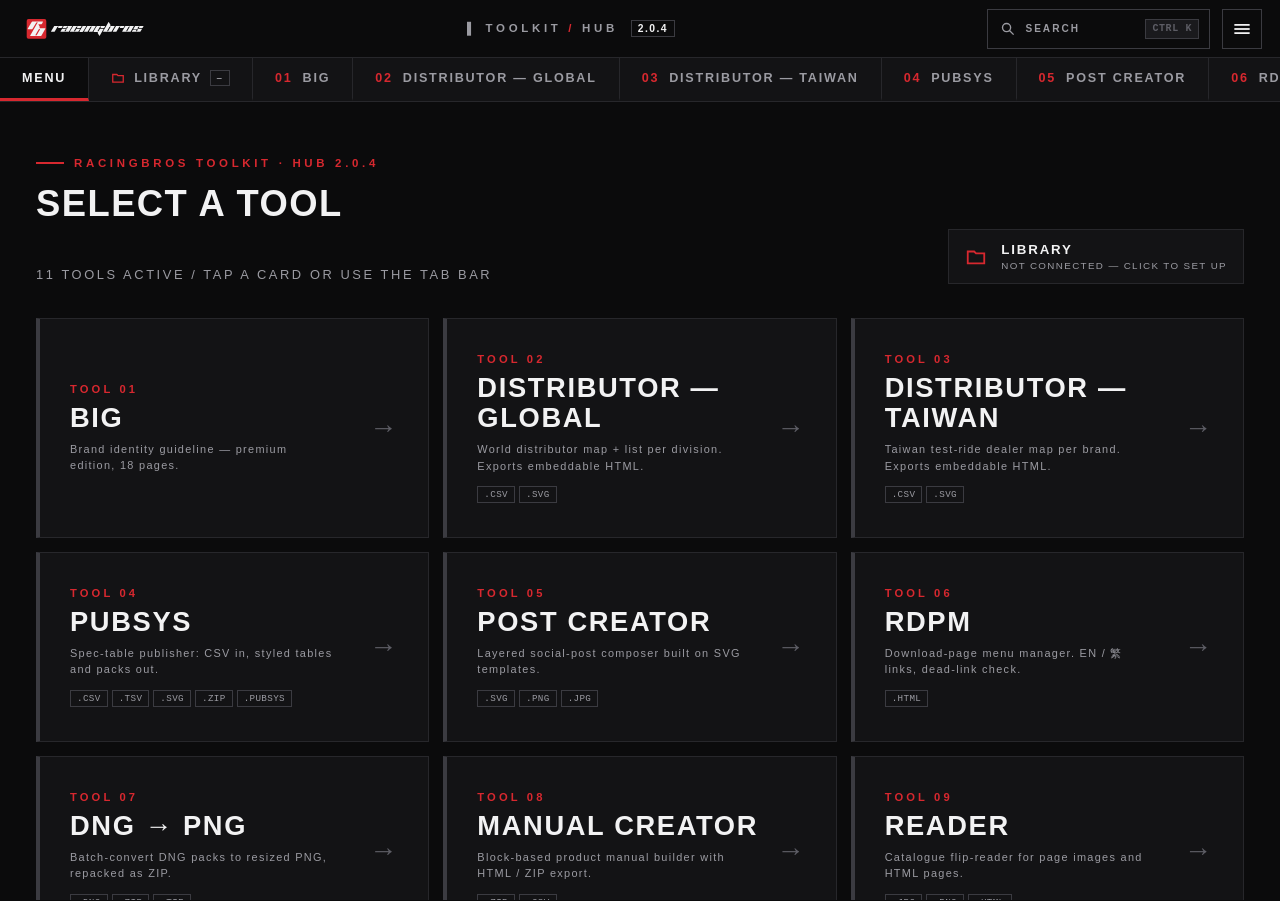
<file: index.html>
<!DOCTYPE html>
<html lang="en">
<head>
<meta charset="UTF-8">
<meta name="viewport" content="width=device-width,initial-scale=1.0,viewport-fit=cover">
<title>RACINGBROS — TOOLKIT HUB 2.0.4</title>
<style>
/* ════════════════════════════════════════
   TOKENS
   ════════════════════════════════════════ */
:root{
  /* dark default — racing red */
  --bg:#0b0b0c;
  --surface:#131315;
  --surface-2:#1a1a1d;
  --border:#27272b;
  --border-strong:#3b3b41;
  --text:#f2f2f3;
  --text-dim:#9b9ba2;
  --text-mute:#5d5d65;
  --accent:#d7282f;
  --accent-text:#ffffff;
  --hover:#232327;
  --ok:#2fb86e;
  --warn:#e9a23b;
  --mono:'Cascadia Mono','JetBrains Mono','Roboto Mono',Consolas,monospace;

  --font:'Bahnschrift','Bahnschrift SemiCondensed','DIN Alternate','DIN Condensed','Roboto Condensed','Barlow Condensed','Oswald','Arial Narrow',sans-serif;
  --font-size:14px;
  --tracking:0.08em;

  --header-h:58px;
  --tab-h:44px;
  --devp-w:380px;
}
[data-theme="light"]{
  --bg:#ffffff;
  --surface:#f6f6f7;
  --surface-2:#ededef;
  --border:#dadade;
  --border-strong:#b3b3ba;
  --text:#0b0b0c;
  --text-dim:#5e5e67;
  --text-mute:#9b9ba4;
  --accent-text:#ffffff;
  --hover:#e3e3e6;
}

/* ════════════════════════════════════════
   RESET — no rounded corners anywhere
   ════════════════════════════════════════ */
*,*::before,*::after{
  box-sizing:border-box;
  margin:0;
  padding:0;
  border-radius:0!important;
}
html,body{height:100%;overflow:hidden}
body{
  font-family:var(--font);
  font-size:var(--font-size);
  line-height:1.4;
  color:var(--text);
  background:var(--bg);
  text-transform:uppercase;
  letter-spacing:var(--tracking);
  -webkit-font-smoothing:antialiased;
  -moz-osx-font-smoothing:grayscale;
  transition:background .18s,color .18s;
}
button,input,select,textarea{
  font-family:inherit;
  font-size:inherit;
  color:inherit;
  background:none;
  border:none;
  outline:none;
  text-transform:inherit;
  letter-spacing:inherit;
}
button{cursor:pointer}
input[type=text]{text-transform:uppercase}

::-webkit-scrollbar{width:6px;height:6px}
::-webkit-scrollbar-track{background:transparent}
::-webkit-scrollbar-thumb{background:var(--border-strong)}
::-webkit-scrollbar-thumb:hover{background:var(--text-mute)}

/* ════════════════════════════════════════
   APP SHELL
   ════════════════════════════════════════ */
#app{
  display:flex;
  flex-direction:column;
  height:100vh;
  height:100dvh;
  width:100vw;
  overflow:hidden;
}

/* ════════════════════════════════════════
   HEADER
   ════════════════════════════════════════ */
#header{
  display:flex;
  align-items:center;
  justify-content:space-between;
  height:var(--header-h);
  padding:0 18px;
  background:var(--bg);
  border-bottom:1px solid var(--border);
  flex-shrink:0;
  position:relative;
  z-index:10;
  gap:12px;
}
#logo{
  display:flex;
  align-items:center;
  height:40px;
  color:var(--text);
  text-decoration:none;
  flex-shrink:0;
}
#logo svg{
  height:36px;
  width:auto;
  display:block;
}
#header-title{
  flex:1;
  text-align:center;
  font-size:calc(var(--font-size) * .82);
  font-weight:600;
  letter-spacing:.32em;
  color:var(--text-dim);
  pointer-events:none;
  white-space:nowrap;
  overflow:hidden;
  text-overflow:ellipsis;
}
#header-title .red{color:var(--accent)}
#hamburger{
  width:40px;
  height:40px;
  display:flex;
  align-items:center;
  justify-content:center;
  border:1px solid var(--border-strong);
  background:transparent;
  color:var(--text);
  transition:background .12s,border-color .12s,color .12s;
  flex-shrink:0;
}
#hamburger:hover{
  background:var(--accent);
  border-color:var(--accent);
  color:var(--accent-text);
}
#hamburger svg{width:18px;height:18px}
#cmdk-btn{display:flex;align-items:center;gap:10px;height:40px;padding:0 10px 0 12px;border:1px solid var(--border-strong);background:transparent;color:var(--text-dim);font-size:calc(var(--font-size)*.72);font-weight:700;letter-spacing:.2em;flex-shrink:0;transition:border-color .12s,color .12s,background .12s}
#cmdk-btn:hover{border-color:var(--accent);color:var(--text)}
#cmdk-btn svg{width:15px;height:15px}
#cmdk-btn span{min-width:110px;text-align:left}
#cmdk-btn kbd,#cmdk kbd{display:inline-flex;align-items:center;height:20px;padding:0 6px;border:1px solid var(--border-strong);background:var(--surface-2);font:700 10px/1 var(--mono);letter-spacing:.06em;color:var(--text-mute)}
#cmdk{position:fixed;inset:0;z-index:700;display:none;justify-content:center;align-items:flex-start;padding:12vh 24px 24px;background:rgba(0,0,0,.55)}
#cmdk.show{display:flex}
.ck-box{width:min(680px,100%);max-height:72vh;display:flex;flex-direction:column;background:var(--bg);border:1px solid var(--border-strong);border-top:3px solid var(--accent);box-shadow:0 30px 90px rgba(0,0,0,.55);animation:ckIn .14s ease-out}
@keyframes ckIn{from{opacity:0;transform:translateY(-6px)}to{opacity:1;transform:none}}
.ck-in{display:flex;align-items:center;gap:12px;padding:0 16px;height:58px;border-bottom:1px solid var(--border);flex-shrink:0}
.ck-in svg{width:18px;height:18px;color:var(--accent);flex-shrink:0}
#ck-q{flex:1;min-width:0;height:100%;background:transparent;border:0;outline:0;color:var(--text);font:600 calc(var(--font-size)*1.05) var(--font);letter-spacing:.02em}
#ck-q::placeholder{color:var(--text-mute)}
.ck-list{overflow:auto;min-height:0;padding:6px 0}
.ck-g{padding:12px 18px 6px;font-size:calc(var(--font-size)*.62);letter-spacing:.24em;font-weight:700;color:var(--text-mute);padding-left:30px;background:linear-gradient(var(--accent),var(--accent)) 18px 13px/3px 9px no-repeat}
.ck-g small{font-size:1em;color:var(--accent);margin-left:6px}
.ck-row{display:flex;align-items:center;gap:12px;padding:7px 18px;cursor:pointer;border-left:3px solid transparent}
.ck-row.on{background:var(--surface-2);border-left-color:var(--accent)}
.ck-num{width:30px;height:30px;flex-shrink:0;display:flex;align-items:center;justify-content:center;border:1px solid var(--border-strong);font:700 11px/1 var(--mono);color:var(--accent)}
.ck-num svg{width:15px;height:15px}
.ck-t{flex:1;min-width:0}
.ck-t b{display:block;font-size:calc(var(--font-size)*.86);letter-spacing:.12em;font-weight:700;color:var(--text);white-space:nowrap;overflow:hidden;text-overflow:ellipsis}
.ck-t b.nc{text-transform:none;letter-spacing:.02em;font-weight:600}
.ck-t small{display:block;margin-top:2px;font-size:calc(var(--font-size)*.68);letter-spacing:.06em;color:var(--text-mute);white-space:nowrap;overflow:hidden;text-overflow:ellipsis;text-transform:none}
.ck-t mark{background:none;color:var(--accent)}
.ck-hint{font-size:calc(var(--font-size)*.6);letter-spacing:.18em;font-weight:700;color:var(--text-dim);white-space:nowrap}
.ck-go{width:16px;color:var(--text-mute);opacity:0;font-size:13px}
.ck-row.on .ck-go{opacity:1;color:var(--accent)}
.ck-empty{padding:36px 18px;text-align:center;font-size:calc(var(--font-size)*.78);letter-spacing:.2em;color:var(--text-mute);font-weight:700}
.ck-empty small{display:block;margin-top:8px;font-size:.85em;font-weight:600}
.ck-foot{display:flex;align-items:center;gap:18px;padding:10px 18px;border-top:1px solid var(--border);font-size:calc(var(--font-size)*.6);letter-spacing:.18em;font-weight:700;color:var(--text-mute);flex-shrink:0}
.ck-foot kbd{margin-right:4px}
.ck-ver{margin-left:auto}
@media (max-width:900px){#cmdk-btn span,#cmdk-btn kbd{display:none}#cmdk-btn{width:40px;justify-content:center;padding:0}.ck-foot span:not(.ck-ver){display:none}}

/* ════════════════════════════════════════
   TAB BAR
   ════════════════════════════════════════ */
#tab-bar{
  display:flex;
  align-items:stretch;
  height:var(--tab-h);
  background:var(--surface);
  border-bottom:1px solid var(--border);
  overflow-x:auto;
  overflow-y:hidden;
  flex-shrink:0;
}
/* 2px flat rule — no arrows, no track, no rounding.
   NOTE: do not add `scrollbar-width` here; Chromium ignores every
   ::-webkit-scrollbar rule on an element that sets it, which drops
   the bar back to the chunky native Windows widget. */
#tab-bar::-webkit-scrollbar{height:2px}
#tab-bar::-webkit-scrollbar-track{background:transparent}
#tab-bar::-webkit-scrollbar-thumb{background:var(--border-strong);border-radius:0}
#tab-bar::-webkit-scrollbar-thumb:hover{background:var(--border-strong)}
#tab-bar::-webkit-scrollbar-button{display:none;width:0;height:0}
#tab-bar::-webkit-scrollbar-corner{background:transparent}
.tab{
  display:flex;
  align-items:center;
  padding:0 22px;
  font-size:calc(var(--font-size) * .9);
  font-weight:600;
  letter-spacing:.14em;
  color:var(--text-dim);
  background:transparent;
  border-right:1px solid var(--border);
  border-bottom:3px solid transparent;
  white-space:nowrap;
  transition:color .12s,background .12s,border-color .12s;
  flex-shrink:0;
}
.tab:hover{
  color:var(--text);
  background:var(--hover);
}
.tab.active{
  color:var(--text);
  background:var(--bg);
  border-bottom-color:var(--accent);
}
.tab .tab-num{
  color:var(--accent);
  margin-right:10px;
  font-weight:700;
  font-variant-numeric:tabular-nums;
}

/* ════════════════════════════════════════
   PANELS
   ════════════════════════════════════════ */
#panels{
  flex:1;
  position:relative;
  overflow:hidden;
  background:var(--bg);
  min-height:0;
}
.panel{
  display:none;
  position:absolute;
  inset:0;
  overflow:auto;
}
.panel.active{display:block}
.panel iframe{
  width:100%;
  height:100%;
  border:0;
  display:block;
  background:var(--bg);
}

/* ════════════════════════════════════════
   MENU TAB (TAB 01)
   ════════════════════════════════════════ */
#menu-panel{
  padding:48px 36px;
}
#menu-eyebrow,.eyebrow{
  display:inline-flex;
  align-items:center;
  gap:10px;
  font-size:calc(var(--font-size) * .82);
  color:var(--accent);
  letter-spacing:.32em;
  font-weight:700;
  margin-bottom:14px;
}
#menu-eyebrow::before,.eyebrow::before{
  content:"";
  display:inline-block;
  width:28px;
  height:2px;
  background:var(--accent);
}
#menu-heading{
  font-size:calc(var(--font-size) * 2.6);
  font-weight:700;
  letter-spacing:.04em;
  margin-bottom:6px;
  color:var(--text);
  line-height:1.05;
}
#menu-sub{
  font-size:calc(var(--font-size) * .92);
  color:var(--text-dim);
  margin-bottom:42px;
  letter-spacing:.2em;
}
#menu-grid{
  display:grid;
  grid-template-columns:repeat(auto-fill,minmax(340px,1fr));
  gap:14px;
  max-width:1500px;
}
.menu-card{
  display:flex;
  align-items:center;
  justify-content:space-between;
  padding:34px 30px;
  background:var(--surface);
  border:1px solid var(--border);
  border-left:4px solid var(--border-strong);
  text-align:left;
  color:var(--text);
  transition:border-color .15s,background .15s,transform .15s,padding .15s;
  min-height:124px;
  position:relative;
  overflow:hidden;
  font-family:inherit;
}
.menu-card::after{
  content:"";
  position:absolute;
  top:0;right:0;
  width:0;
  height:100%;
  background:var(--accent);
  transition:width .25s ease-out;
  z-index:0;
}
.menu-card:hover{
  border-left-color:var(--accent);
  background:var(--surface-2);
}
.menu-card:hover::after{width:4px}
.menu-card-text{
  display:flex;
  flex-direction:column;
  gap:8px;
  position:relative;
  z-index:1;
  min-width:0;
}
.menu-card-num{
  font-size:calc(var(--font-size) * .8);
  color:var(--accent);
  font-weight:700;
  letter-spacing:.28em;
}
.menu-card-name{
  font-size:calc(var(--font-size) * 1.95);
  font-weight:700;
  letter-spacing:.06em;
  line-height:1.1;
  word-break:break-word;
}
.menu-card-arrow{
  font-size:calc(var(--font-size) * 2);
  color:var(--text-mute);
  transition:color .18s,transform .18s;
  position:relative;
  z-index:1;
  margin-left:14px;
  flex-shrink:0;
}
.menu-card:hover .menu-card-arrow{
  color:var(--accent);
  transform:translateX(6px);
}
#menu-footer{
  margin-top:48px;
  padding-top:24px;
  border-top:1px solid var(--border);
  font-size:calc(var(--font-size) * .76);
  color:var(--text-mute);
  letter-spacing:.2em;
}

/* ════════════════════════════════════════
   DEV PANEL
   ════════════════════════════════════════ */
#devp-overlay{
  position:fixed;
  inset:0;
  background:rgba(0,0,0,.5);
  opacity:0;
  pointer-events:none;
  transition:opacity .25s;
  z-index:99;
}
#devp-overlay.show{
  opacity:1;
  pointer-events:auto;
}
#devp{
  position:fixed;
  top:0;
  right:0;
  height:100vh;
  height:100dvh;
  width:var(--devp-w);
  max-width:100vw;
  background:var(--bg);
  border-left:1px solid var(--border);
  transform:translateX(100%);
  transition:transform .25s ease-out;
  z-index:100;
  display:flex;
  flex-direction:column;
  box-shadow:-10px 0 40px rgba(0,0,0,.55);
}
#devp:not(.open){box-shadow:none;visibility:hidden;transition:transform .25s ease-out,visibility 0s .25s}
#devp.open{transform:translateX(0)}

#devp-header{
  display:flex;
  align-items:center;
  justify-content:space-between;
  height:var(--header-h);
  padding:0 18px;
  border-bottom:1px solid var(--border);
  flex-shrink:0;
}
#devp-title{
  font-size:calc(var(--font-size) * 1);
  font-weight:700;
  letter-spacing:.26em;
  color:var(--text);
}
#devp-title::before{
  content:"▌";
  color:var(--accent);
  margin-right:8px;
}
#devp-close{
  width:32px;
  height:32px;
  color:var(--text);
  font-size:16px;
  background:transparent;
  border:1px solid var(--border-strong);
  transition:all .12s;
  display:flex;
  align-items:center;
  justify-content:center;
}
#devp-close:hover{
  background:var(--accent);
  border-color:var(--accent);
  color:var(--accent-text);
}

#devp-tabs{
  display:flex;
  flex-shrink:0;
  background:var(--surface);
  border-bottom:1px solid var(--border);
}
.devp-tab{
  flex:1;
  padding:14px 6px;
  font-size:calc(var(--font-size) * .8);
  font-weight:700;
  letter-spacing:.18em;
  color:var(--text-dim);
  border-bottom:2px solid transparent;
  background:transparent;
  transition:all .12s;
}
.devp-tab:hover{color:var(--text)}
.devp-tab.active{
  color:var(--text);
  border-bottom-color:var(--accent);
  background:var(--bg);
}

#devp-body{
  flex:1;
  overflow-y:auto;
  overflow-x:hidden;
  min-height:0;
}
#devp-body::-webkit-scrollbar{width:5px}

.devp-section{
  display:none;
  padding:22px 18px 18px;
}
.devp-section.active{display:block}

.devp-group{margin-bottom:28px}
.devp-group:last-child{margin-bottom:14px}

.devp-label{
  font-size:calc(var(--font-size) * .76);
  color:var(--text-dim);
  letter-spacing:.22em;
  margin-bottom:12px;
  font-weight:700;
}
.devp-label::before{
  content:"▌";
  color:var(--accent);
  margin-right:6px;
}

/* TOOLS LIST */
#tools-list{
  display:flex;
  flex-direction:column;
  gap:6px;
  margin-bottom:14px;
}
.tool-item{
  display:flex;
  align-items:stretch;
  background:var(--surface);
  border:1px solid var(--border);
  border-left:3px solid var(--border-strong);
  transition:border-color .12s,background .12s,opacity .12s;
  min-height:54px;
}
.tool-item:hover{border-left-color:var(--accent)}
.tool-item.dragging{opacity:.35}
.tool-item.drag-over{
  border-color:var(--accent);
  border-left-color:var(--accent);
}
.tool-handle{
  width:28px;
  display:flex;
  align-items:center;
  justify-content:center;
  color:var(--text-mute);
  cursor:grab;
  border-right:1px solid var(--border);
  flex-shrink:0;
  user-select:none;
  font-size:13px;
}
.tool-handle:active{cursor:grabbing}
.tool-handle:hover{color:var(--accent)}
.tool-info{
  flex:1;
  display:flex;
  flex-direction:column;
  justify-content:center;
  padding:7px 10px;
  min-width:0;
  overflow:hidden;
}
.tool-name-input{
  background:transparent;
  color:var(--text);
  font-size:calc(var(--font-size) * .92);
  font-weight:600;
  letter-spacing:.08em;
  width:100%;
  padding:2px 0;
  border-bottom:1px dashed transparent;
}
.tool-name-input:focus{border-bottom-color:var(--accent)}
.tool-meta{
  font-size:calc(var(--font-size) * .68);
  color:var(--text-mute);
  letter-spacing:.16em;
  margin-top:3px;
  white-space:nowrap;
  overflow:hidden;
  text-overflow:ellipsis;
  font-weight:600;
}
.tool-meta.upload{color:var(--accent)}
.tool-actions{
  display:flex;
  border-left:1px solid var(--border);
  flex-shrink:0;
}
.tool-btn{
  width:34px;
  display:flex;
  align-items:center;
  justify-content:center;
  color:var(--text-dim);
  background:transparent;
  border-left:1px solid var(--border);
  transition:all .1s;
}
.tool-btn:first-child{border-left:0}
.tool-btn:hover{
  background:var(--accent);
  color:var(--accent-text);
}
.tool-btn svg{width:14px;height:14px}

/* BUTTONS */
.btn-primary{
  width:100%;
  padding:13px;
  background:var(--accent);
  color:var(--accent-text);
  font-size:calc(var(--font-size) * .88);
  font-weight:700;
  letter-spacing:.22em;
  border:1px solid var(--accent);
  transition:opacity .12s;
}
.btn-primary:hover{opacity:.85}
.btn-secondary{
  width:100%;
  padding:11px;
  background:transparent;
  color:var(--text);
  font-size:calc(var(--font-size) * .82);
  font-weight:700;
  letter-spacing:.2em;
  border:1px solid var(--border-strong);
  transition:all .12s;
}
.btn-secondary:hover{
  background:var(--text);
  color:var(--bg);
  border-color:var(--text);
}

.empty-tools{
  padding:30px 16px;
  text-align:center;
  color:var(--text-mute);
  font-size:calc(var(--font-size) * .82);
  border:1px dashed var(--border-strong);
  letter-spacing:.14em;
}

.tip-text{
  font-size:calc(var(--font-size) * .76);
  color:var(--text-dim);
  line-height:1.85;
  letter-spacing:.1em;
  font-weight:500;
}
.tip-text span{color:var(--accent);font-weight:700}

/* THEME PRESETS */
#scheme-presets{
  display:grid;
  grid-template-columns:repeat(2,1fr);
  gap:8px;
}
.scheme-preset{
  padding:12px 11px;
  background:var(--surface);
  border:1px solid var(--border);
  text-align:left;
  transition:border-color .12s,background .12s;
}
.scheme-preset:hover{border-color:var(--border-strong)}
.scheme-preset.active{
  border-color:var(--accent);
  background:var(--surface-2);
}
.scheme-name{
  font-size:calc(var(--font-size) * .76);
  font-weight:700;
  letter-spacing:.16em;
  margin-bottom:9px;
  color:var(--text);
}
.scheme-swatches{display:flex;gap:3px}
.swatch{
  width:18px;
  height:18px;
  border:1px solid rgba(255,255,255,.1);
}

/* COLOR PICKERS */
.color-row{
  display:flex;
  align-items:center;
  justify-content:space-between;
  padding:9px 0;
  border-bottom:1px solid var(--border);
}
.color-row:last-child{border-bottom:0}
.color-row-label{
  font-size:calc(var(--font-size) * .82);
  color:var(--text);
  letter-spacing:.12em;
  font-weight:600;
}
.color-controls{display:flex;align-items:center;gap:10px}
.color-swatch{
  width:30px;
  height:30px;
  border:1px solid var(--border-strong);
  cursor:pointer;
  position:relative;
  overflow:hidden;
}
.color-swatch input{
  position:absolute;
  inset:-5px;
  width:calc(100% + 10px);
  height:calc(100% + 10px);
  opacity:0;
  cursor:pointer;
  border:0;
  padding:0;
}
.color-hex{
  font-size:calc(var(--font-size) * .76);
  color:var(--text-dim);
  font-family:'Consolas','Courier New',monospace;
  letter-spacing:.04em;
  width:74px;
  text-transform:uppercase;
}

/* SLIDER */
.slider-row{
  display:flex;
  align-items:center;
  gap:14px;
}
.slider-row input[type=range]{
  flex:1;
  -webkit-appearance:none;
  appearance:none;
  height:3px;
  background:var(--border-strong);
  outline:none;
  cursor:pointer;
}
.slider-row input[type=range]::-webkit-slider-thumb{
  -webkit-appearance:none;
  appearance:none;
  width:16px;
  height:16px;
  background:var(--accent);
  cursor:pointer;
  border:0;
}
.slider-row input[type=range]::-moz-range-thumb{
  width:16px;
  height:16px;
  background:var(--accent);
  border:0;
  cursor:pointer;
}
.slider-val{
  font-size:calc(var(--font-size) * .82);
  color:var(--text);
  width:56px;
  text-align:right;
  font-family:'Consolas','Courier New',monospace;
  letter-spacing:.04em;
}

/* SELECT */
.devp-select{
  width:100%;
  padding:11px 32px 11px 11px;
  background:var(--surface);
  color:var(--text);
  font-size:calc(var(--font-size) * .86);
  font-weight:600;
  letter-spacing:.1em;
  border:1px solid var(--border-strong);
  appearance:none;
  -webkit-appearance:none;
  background-image:url("data:image/svg+xml;utf8,<svg xmlns='http://www.w3.org/2000/svg' width='10' height='10' viewBox='0 0 10 10'><path fill='%23888' d='M1 3l4 4 4-4z'/></svg>");
  background-repeat:no-repeat;
  background-position:right 11px center;
}
.devp-select:focus{border-color:var(--accent)}

/* HIDDEN FILE INPUT */
.file-hidden{
  position:absolute;
  width:1px;
  height:1px;
  opacity:0;
  pointer-events:none;
  overflow:hidden;
}

/* FOOTER OF DEVP */
#devp-footer{
  padding:14px 18px;
  border-top:1px solid var(--border);
  flex-shrink:0;
}
#devp-credit{
  margin-top:14px;
  display:flex;
  flex-direction:column;
  gap:6px;
  font-size:calc(var(--font-size) * .68);
  letter-spacing:.16em;
  font-weight:600;
  color:var(--text-mute);
  line-height:1.4;
}
#devp-credit .cr-row{display:flex;align-items:baseline;justify-content:space-between;gap:12px;white-space:nowrap}
#devp-credit .cr-ver{color:var(--text-dim);font-weight:700}
#devp-credit .cr-ver span{font-family:var(--mono);letter-spacing:.04em;margin-left:4px}
#devp-credit a{
  color:var(--text-dim);
  font-weight:700;
  text-decoration:none;
  border-bottom:1px solid var(--border-strong);
  transition:color .12s,border-color .12s;
}
#devp-credit a:hover{border-bottom-color:var(--accent)}
#devp-credit a:hover{
  color:var(--accent);
}

/* TOAST */
#toast{
  position:fixed;
  bottom:24px;
  left:50%;
  transform:translateX(-50%) translateY(80px);
  padding:13px 26px;
  background:var(--accent);
  color:var(--accent-text);
  font-size:calc(var(--font-size) * .82);
  font-weight:700;
  letter-spacing:.22em;
  border:1px solid var(--accent);
  transition:transform .25s,opacity .25s;
  opacity:0;
  z-index:300;
  pointer-events:none;
  white-space:nowrap;
  max-width:90vw;
  overflow:hidden;
  text-overflow:ellipsis;
}
#toast.show{
  transform:translateX(-50%) translateY(0);
  opacity:1;
}

/* CUSTOM CONFIRM MODAL */
#confirm-modal{
  position:fixed;
  inset:0;
  z-index:600;
  display:none;
  align-items:center;
  justify-content:center;
  background:rgba(0,0,0,.6);
}
#confirm-modal.show{display:flex}
.confirm-box{
  width:min(420px,90vw);
  background:var(--bg);
  border:1px solid var(--border-strong);
  border-top:3px solid var(--accent);
}
.confirm-body{
  padding:24px 24px 18px;
}
.confirm-title{
  font-size:calc(var(--font-size) * 1);
  font-weight:700;
  letter-spacing:.18em;
  color:var(--text);
  margin-bottom:8px;
}
.confirm-msg{
  font-size:calc(var(--font-size) * .86);
  color:var(--text-dim);
  letter-spacing:.1em;
  line-height:1.6;
}
.confirm-actions{
  display:flex;
  border-top:1px solid var(--border);
}
.confirm-btn{
  flex:1;
  padding:14px;
  font-size:calc(var(--font-size) * .86);
  font-weight:700;
  letter-spacing:.2em;
  color:var(--text-dim);
  background:transparent;
  transition:all .12s;
}
.confirm-btn+.confirm-btn{border-left:1px solid var(--border)}
.confirm-btn:hover{
  background:var(--surface);
  color:var(--text);
}
.confirm-btn.danger:hover{
  background:var(--accent);
  color:var(--accent-text);
}


/* menu card — description + formats */
#header-title .ver{color:var(--text);margin-left:6px;padding:2px 6px;border:1px solid var(--border-strong);letter-spacing:.14em;font-size:.9em}
.menu-card{min-height:148px;align-items:stretch}
.menu-card-text{justify-content:center}
.menu-card-desc{font-size:calc(var(--font-size) * .78);color:var(--text-dim);letter-spacing:.12em;line-height:1.5;font-weight:500;text-transform:none;max-width:44ch}
.menu-card-fmt{display:flex;flex-wrap:wrap;gap:4px;margin-top:4px}
.menu-card-fmt i{font-style:normal;font-family:var(--mono);font-size:calc(var(--font-size) * .66);letter-spacing:.04em;padding:2px 6px;color:var(--text-dim);border:1px solid var(--border-strong);text-transform:uppercase}
.menu-card:hover .menu-card-fmt i{border-color:var(--text-mute);color:var(--text)}
.menu-card-arrow{align-self:center}
#menu-head{display:flex;flex-wrap:wrap;align-items:flex-end;justify-content:space-between;gap:18px;margin-bottom:34px}
#menu-head #menu-sub{margin-bottom:0}
#menu-libcard{display:flex;align-items:center;gap:14px;padding:12px 16px;border:1px solid var(--border);background:var(--surface);color:var(--text);text-align:left;transition:border-color .15s,background .15s}
#menu-libcard:hover{border-color:var(--accent);background:var(--surface-2)}
#menu-libcard b{display:block;font-size:calc(var(--font-size)*.95);letter-spacing:.14em}
#menu-libcard small{display:block;font-size:calc(var(--font-size)*.7);letter-spacing:.14em;color:var(--text-dim);margin-top:3px}
#menu-libcard svg{width:22px;height:22px;color:var(--accent);flex-shrink:0}

/* ════════════════════════════════════════
   LIBRARY TAB
   ════════════════════════════════════════ */
.tab .tab-count{margin-left:8px;min-width:20px;padding:2px 5px;font-size:.78em;line-height:1;text-align:center;color:var(--text-dim);border:1px solid var(--border-strong);font-variant-numeric:tabular-nums}
.tab.active .tab-count{color:var(--text)}
.tab.lib-drop{background:var(--accent);color:var(--accent-text)}
.tab.lib-drop .tab-count{color:var(--accent-text);border-color:currentColor}
.tab-icon{width:14px;height:14px;margin-right:9px;color:var(--accent);flex-shrink:0}

#lib-panel{display:none;flex-direction:column;overflow:hidden}
#lib-panel.active{display:flex}
#lib-head{padding:30px 36px 18px;display:flex;flex-wrap:wrap;align-items:flex-end;justify-content:space-between;gap:16px;flex-shrink:0}
#lib-head h1{font-size:calc(var(--font-size) * 2.2);font-weight:700;letter-spacing:.04em;line-height:1.05;margin-top:10px}
#lib-meta{font-size:calc(var(--font-size)*.78);letter-spacing:.16em;color:var(--text-dim);margin-top:6px;font-variant-numeric:tabular-nums}
#lib-meta b{color:var(--text);font-weight:600}
#lib-head-actions{display:flex;flex-wrap:wrap;gap:8px}

.lbtn{display:inline-flex;align-items:center;gap:7px;height:34px;padding:0 13px;font-size:calc(var(--font-size)*.76);font-weight:700;letter-spacing:.16em;color:var(--text);border:1px solid var(--border-strong);background:transparent;white-space:nowrap;transition:background .12s,border-color .12s,color .12s}
.lbtn:hover{border-color:var(--text-dim);background:var(--surface-2)}
.lbtn svg{width:14px;height:14px;flex-shrink:0}
.lbtn.primary{background:var(--accent);border-color:var(--accent);color:var(--accent-text)}
.lbtn.primary:hover{filter:brightness(1.1)}
.lbtn.icon{width:34px;padding:0;justify-content:center}
.lbtn.on{background:var(--text);color:var(--bg);border-color:var(--text)}
.lbtn:disabled{opacity:.35;pointer-events:none}
.lbtn.toggle i{width:22px;height:12px;border:1px solid var(--border-strong);position:relative;flex-shrink:0;transition:background .15s,border-color .15s}
.lbtn.toggle i::after{content:"";position:absolute;top:2px;left:2px;width:6px;height:6px;background:var(--text-mute);transition:left .15s,background .15s}
.lbtn.toggle.is-on i{border-color:var(--ok);background:color-mix(in srgb,var(--ok) 18%,transparent)}
.lbtn.toggle.is-on i::after{left:12px;background:var(--ok)}

#lib-bar{display:flex;flex-wrap:wrap;align-items:center;gap:10px;padding:10px 36px;border-top:1px solid var(--border);border-bottom:1px solid var(--border);background:var(--surface);flex-shrink:0}
#lib-crumbs{display:flex;align-items:center;flex-wrap:wrap;gap:2px;flex:1;min-width:200px;font-size:calc(var(--font-size)*.82);letter-spacing:.12em;font-weight:600}
#lib-crumbs button{padding:6px 8px;color:var(--text-dim)}
#lib-crumbs button:hover{color:var(--text);background:var(--hover)}
#lib-crumbs button:last-child{color:var(--text)}
#lib-crumbs .sep{color:var(--text-mute);padding:0 2px}
#lib-search{height:34px;width:220px;padding:0 10px 0 32px;border:1px solid var(--border-strong);background:var(--bg) url("data:image/svg+xml;utf8,<svg xmlns='http://www.w3.org/2000/svg' width='14' height='14' viewBox='0 0 24 24' fill='none' stroke='%23888' stroke-width='2.4'><circle cx='10.5' cy='10.5' r='6.5'/><path d='M15.5 15.5L21 21'/></svg>") no-repeat 10px center;font-size:calc(var(--font-size)*.82);letter-spacing:.1em;text-transform:none}
#lib-search:focus{border-color:var(--accent)}
#lib-filter{display:flex;border:1px solid var(--border-strong)}
#lib-filter button{height:32px;padding:0 10px;font-size:calc(var(--font-size)*.7);font-weight:700;letter-spacing:.14em;color:var(--text-dim)}
#lib-filter button+button{border-left:1px solid var(--border)}
#lib-filter button:hover{color:var(--text);background:var(--hover)}
#lib-filter button.on{background:var(--text);color:var(--bg)}
.lib-seg{display:flex;border:1px solid var(--border-strong)}
.lib-seg .lbtn{border:0;height:32px}
.lib-seg .lbtn+.lbtn{border-left:1px solid var(--border)}

#lib-body{flex:1;min-height:0;overflow:auto;position:relative;padding:0 36px 36px}
#lib-table{width:100%;border-collapse:collapse;font-size:calc(var(--font-size)*.86);letter-spacing:.06em}
#lib-table th{position:sticky;top:0;z-index:2;background:var(--bg);text-align:left;padding:12px 10px 10px;font-size:calc(var(--font-size)*.68);letter-spacing:.2em;color:var(--text-mute);font-weight:700;border-bottom:1px solid var(--border);white-space:nowrap;cursor:pointer;user-select:none}
#lib-table th:hover{color:var(--text)}
#lib-table th.sorted{color:var(--text)}
#lib-table th.sorted::after{content:" ↓";color:var(--accent)}
#lib-table th.sorted.asc::after{content:" ↑"}
#lib-table td{padding:0 10px;height:46px;border-bottom:1px solid var(--border);white-space:nowrap;vertical-align:middle}
#lib-table tr.row{cursor:default;transition:background .08s}
#lib-table tr.row:hover{background:var(--surface)}
#lib-table tr.row.sel{background:var(--surface-2);box-shadow:inset 3px 0 0 var(--accent)}
#lib-table td.c-name{width:100%;max-width:0;overflow:hidden;text-overflow:ellipsis;text-transform:none;font-weight:600;letter-spacing:.02em}
#lib-table td.c-name .nm{display:flex;align-items:center;gap:12px;min-width:0}
#lib-table td.c-name .nm span{overflow:hidden;text-overflow:ellipsis}
#lib-table td.num{font-family:var(--mono);font-size:calc(var(--font-size)*.76);color:var(--text-dim);text-align:right;letter-spacing:0;font-variant-numeric:tabular-nums}
#lib-table td.c-tool{color:var(--text-dim);font-size:calc(var(--font-size)*.74);letter-spacing:.14em}
#lib-table td.c-tool b{color:var(--text);font-weight:600}
#lib-table td.c-act{width:1%;text-align:right}
.row .acts{display:inline-flex;gap:4px;opacity:0;transition:opacity .1s}
.row:hover .acts,.row.sel .acts{opacity:1}
.acts .lbtn{height:28px;font-size:calc(var(--font-size)*.68)}
.acts .lbtn.icon{width:28px}
.ficon{width:30px;height:30px;flex-shrink:0;display:flex;align-items:center;justify-content:center;border:1px solid var(--border-strong);background:var(--surface-2);font-family:var(--mono);font-size:9px;font-weight:700;letter-spacing:0;color:var(--text-dim);overflow:hidden;position:relative}
.ficon img{width:100%;height:100%;object-fit:cover;display:block}
.ficon.k-folder{color:var(--accent);border-color:var(--accent);background:var(--accent-soft,transparent)}
.ficon.k-folder svg{width:15px;height:15px}
.ficon.k-image,.ficon.k-raw{color:#5aa9ff}
.ficon.k-video{color:#c77dff}
.ficon.k-table{color:var(--ok)}
.ficon.k-vector{color:var(--warn)}
.ficon.k-archive{color:#e5c07b}
.ficon.k-dyno{color:var(--accent)}
.ftag{display:inline-block;font-family:var(--mono);font-size:calc(var(--font-size)*.68);letter-spacing:0;padding:2px 6px;border:1px solid var(--border-strong);color:var(--text-dim);text-transform:uppercase}

#lib-grid{display:grid;grid-template-columns:repeat(auto-fill,minmax(168px,1fr));gap:12px;padding-top:18px}
.gcard{display:flex;flex-direction:column;background:var(--surface);border:1px solid var(--border);text-align:left;transition:border-color .12s,background .12s;min-width:0}
.gcard:hover{border-color:var(--border-strong);background:var(--surface-2)}
.gcard.sel{border-color:var(--accent)}
.gthumb{aspect-ratio:4/3;display:flex;align-items:center;justify-content:center;background:var(--bg);border-bottom:1px solid var(--border);overflow:hidden;font-family:var(--mono);font-size:18px;font-weight:700;color:var(--text-mute)}
.gthumb img{width:100%;height:100%;object-fit:contain}
.gthumb.k-folder{color:var(--accent)}
.gthumb.k-folder svg{width:42px;height:42px}
.gmeta{padding:9px 10px 10px;min-width:0}
.gname{font-size:calc(var(--font-size)*.8);font-weight:600;letter-spacing:.02em;text-transform:none;white-space:nowrap;overflow:hidden;text-overflow:ellipsis}
.gsub{display:flex;justify-content:space-between;gap:6px;margin-top:5px;font-size:calc(var(--font-size)*.66);letter-spacing:.12em;color:var(--text-mute);font-variant-numeric:tabular-nums}

/* empty / connect states */
#lib-empty{max-width:760px;margin:40px auto 0;padding:56px 40px;border:1px dashed var(--border-strong);text-align:center;display:flex;flex-direction:column;align-items:center;gap:14px}
#lib-empty .big{width:54px;height:54px;color:var(--accent)}
#lib-empty h2{font-size:calc(var(--font-size)*1.3);letter-spacing:.18em}
#lib-empty p{font-size:calc(var(--font-size)*.8);letter-spacing:.1em;color:var(--text-dim);line-height:1.8;max-width:56ch;text-transform:none}
#lib-empty code{font-family:var(--mono);color:var(--text);background:var(--surface-2);padding:1px 6px}
#lib-empty .row-btns{display:flex;gap:8px;margin-top:6px;flex-wrap:wrap;justify-content:center}

/* drop overlay */
#lib-drop{position:absolute;inset:0;z-index:20;display:none;align-items:center;justify-content:center;background:color-mix(in srgb,var(--bg) 82%,transparent);pointer-events:none}
#lib-drop.show{display:flex}
#lib-drop div{padding:38px 54px;border:2px dashed var(--accent);background:var(--bg);text-align:center;font-weight:700;letter-spacing:.24em;font-size:calc(var(--font-size)*1.1)}
#lib-drop small{display:block;margin-top:8px;font-size:.66em;color:var(--text-dim);letter-spacing:.18em}

/* status strip */
#lib-foot{display:flex;justify-content:space-between;gap:12px;padding:8px 36px;border-top:1px solid var(--border);font-size:calc(var(--font-size)*.68);letter-spacing:.16em;color:var(--text-mute);flex-shrink:0;background:var(--surface)}
#lib-foot .dot{display:inline-block;width:7px;height:7px;margin-right:7px;background:var(--text-mute)}
#lib-foot .dot.ok{background:var(--ok)}
#lib-foot .dot.warn{background:var(--warn)}

/* context menu */
#lib-ctx{position:fixed;z-index:500;min-width:220px;background:var(--bg);border:1px solid var(--border-strong);box-shadow:0 16px 40px rgba(0,0,0,.45);padding:4px 0;display:none}
#lib-ctx.show{display:block}
#lib-ctx button{display:flex;width:100%;align-items:center;justify-content:space-between;gap:16px;padding:9px 14px;font-size:calc(var(--font-size)*.76);letter-spacing:.14em;font-weight:600;color:var(--text);text-align:left}
#lib-ctx button:hover{background:var(--accent);color:var(--accent-text)}
#lib-ctx button small{color:var(--text-mute);font-family:var(--mono);letter-spacing:0;font-size:.9em}
#lib-ctx button:hover small{color:inherit}
#lib-ctx hr{border:0;border-top:1px solid var(--border);margin:4px 0}
#lib-ctx .cx-label{padding:8px 14px 4px;font-size:calc(var(--font-size)*.64);letter-spacing:.22em;color:var(--text-mute);font-weight:700}

/* modal (chooser / viewer / prompt) */
.lmodal{position:fixed;inset:0;z-index:450;display:none;align-items:center;justify-content:center;background:rgba(0,0,0,.62);padding:24px}
.lmodal.show{display:flex}
.lbox{width:min(560px,100%);max-height:100%;display:flex;flex-direction:column;background:var(--bg);border:1px solid var(--border-strong);border-top:3px solid var(--accent);box-shadow:0 30px 80px rgba(0,0,0,.5)}
.lbox.wide{width:min(1180px,100%);height:min(860px,100%)}
.lbox-head{display:flex;align-items:center;justify-content:space-between;gap:12px;padding:16px 20px;border-bottom:1px solid var(--border);flex-shrink:0}
.lbox-title{font-weight:700;letter-spacing:.18em;font-size:calc(var(--font-size)*.95);overflow:hidden;text-overflow:ellipsis;white-space:nowrap}
#lv-title,#lc-sub{text-transform:none}
#lv-sub{text-transform:uppercase}
.lbox-title small{display:block;margin-top:4px;font-size:.72em;color:var(--text-dim);letter-spacing:.16em;font-weight:600}
.lbox-body{padding:18px 20px;overflow:auto;min-height:0;flex:1}
.lbox-foot{display:flex;align-items:center;justify-content:space-between;gap:10px;padding:12px 20px;border-top:1px solid var(--border);flex-shrink:0}
.choose-list{display:flex;flex-direction:column;gap:6px}
.choose-item{display:flex;align-items:center;justify-content:space-between;gap:14px;padding:14px 16px;border:1px solid var(--border);border-left:3px solid var(--border-strong);background:var(--surface);text-align:left;transition:all .12s}
.choose-item:hover{border-left-color:var(--accent);background:var(--surface-2)}
.choose-item b{display:block;font-size:calc(var(--font-size)*.95);letter-spacing:.12em}
.choose-item small{display:block;margin-top:4px;font-size:calc(var(--font-size)*.72);letter-spacing:.1em;color:var(--text-dim);text-transform:none}
.choose-item .why{font-size:calc(var(--font-size)*.64);letter-spacing:.18em;color:var(--accent);font-weight:700;white-space:nowrap}
.lcheck{display:flex;align-items:center;gap:8px;font-size:calc(var(--font-size)*.72);letter-spacing:.14em;color:var(--text-dim);cursor:pointer}
.lcheck input{accent-color:var(--accent);width:14px;height:14px}
#lv-body{padding:0;display:flex;background:var(--surface)}
#lv-body textarea{flex:1;width:100%;padding:18px 20px;resize:none;background:var(--bg);color:var(--text);font:13px/1.65 var(--mono);letter-spacing:0;text-transform:none;tab-size:2;white-space:pre;overflow:auto}
#lv-body img,#lv-body video{max-width:100%;max-height:100%;margin:auto;display:block;object-fit:contain}
#lv-body iframe{flex:1;border:0;background:#fff}
#lv-body audio{margin:auto}
.lv-info{margin:auto;text-align:center;padding:40px;color:var(--text-dim);letter-spacing:.14em;line-height:2;font-size:calc(var(--font-size)*.82)}
.lv-info b{display:block;color:var(--text);font-size:1.4em;letter-spacing:.1em;margin-bottom:6px}
#lv-state{font-size:calc(var(--font-size)*.7);letter-spacing:.16em;color:var(--text-mute)}
#lv-state.dirty{color:var(--warn)}
.lfield{width:100%;height:38px;padding:0 12px;border:1px solid var(--border-strong);background:var(--surface);font-size:calc(var(--font-size)*.9);letter-spacing:.04em;text-transform:none}
.lfield:focus{border-color:var(--accent)}
@media(max-width:768px){
  #lib-head,#lib-bar,#lib-foot{padding-left:16px;padding-right:16px}
  #lib-body{padding:0 16px 24px}
  #lib-search{width:100%}
  #lib-table .c-tool,#lib-table .c-date,#lib-table th.c-tool,#lib-table th.c-date{display:none}
  #lib-head{padding-top:22px}
  #lib-head h1{font-size:calc(var(--font-size)*1.8)}
  #lib-head-actions .lbtn{height:32px;padding:0 10px}
  #lib-foot>span:last-child{display:none}
  .row .acts{opacity:1}
  .acts .lbtn:not(.icon){display:none}
}


/* ── 2.0.2: open-file bar, tab badge, quick strips, details pane ── */
.tab .tab-file{margin-left:10px;max-width:160px;overflow:hidden;text-overflow:ellipsis;font-size:.78em;letter-spacing:.04em;text-transform:none;color:var(--text-dim);font-weight:500;padding:2px 7px;border:1px solid var(--border-strong)}
.tab.active .tab-file{color:var(--text);border-color:var(--accent)}
#filebar{display:flex;align-items:center;gap:14px;height:38px;padding:0 14px 0 18px;background:var(--surface-2);border-bottom:1px solid var(--border);flex-shrink:0;font-size:calc(var(--font-size)*.74);letter-spacing:.14em;overflow:hidden}
#filebar[hidden]{display:none}
.fb-lab{font-weight:700;color:var(--accent);white-space:nowrap;padding-left:10px;background:linear-gradient(var(--accent),var(--accent)) 0 50%/3px 11px no-repeat}
.fb-path{display:flex;align-items:center;gap:6px;min-width:0;overflow:hidden;white-space:nowrap;color:var(--text-dim)}
.fb-path i{font-style:normal;color:var(--text-mute)}
.fb-path b{color:var(--text);text-transform:none;letter-spacing:.02em;font-weight:600;overflow:hidden;text-overflow:ellipsis}
.fb-meta{color:var(--text-mute);white-space:nowrap;font-family:var(--mono);letter-spacing:.02em}
.fb-acts{margin-left:auto;display:flex;gap:6px}
.lbtn.sm{height:26px;padding:0 10px;font-size:calc(var(--font-size)*.68)}
.lbtn.sm.icon{width:26px;padding:0}
.lbtn.ghost{border-color:transparent;color:var(--text-dim)}
.lbtn.ghost:hover{color:var(--text);border-color:var(--border-strong)}
.lbtn .cnt{display:inline-flex;align-items:center;justify-content:center;min-width:18px;height:16px;padding:0 4px;background:var(--surface-2);border:1px solid var(--border-strong);font-family:var(--mono);font-size:.92em;letter-spacing:0;color:var(--text-dim)}
#lib-selbar{position:sticky;top:0;z-index:6;display:flex;align-items:center;gap:6px;flex-wrap:wrap;margin:12px 0 0;padding:8px 10px 8px 14px;background:var(--surface-2);border:1px solid var(--border-strong);border-left:3px solid var(--accent);box-shadow:0 8px 20px rgba(0,0,0,.25)}
#lib-selbar[hidden]{display:none}
#lib-selbar .sb-n{font-weight:700;letter-spacing:.18em;font-size:calc(var(--font-size)*.74);color:var(--accent);margin-right:8px;white-space:nowrap}
#lib-selbar .sb-hint{margin-left:auto;font-size:calc(var(--font-size)*.6);letter-spacing:.16em;color:var(--text-mute);white-space:nowrap;overflow:hidden;text-overflow:ellipsis;min-width:0}
.dragging-items [data-n].sel{opacity:.45}
.drop-target{outline:2px solid var(--accent)!important;outline-offset:-2px;background:var(--accent-soft,color-mix(in srgb,var(--accent) 14%,transparent))!important}
#lib-sheet .lbox{width:min(520px,100%)}
.tree{display:flex;flex-direction:column;border:1px solid var(--border)}
.tree-row{display:flex;align-items:center;gap:10px;height:36px;padding-right:14px;text-align:left;border-bottom:1px solid var(--border);color:var(--text);font-size:calc(var(--font-size)*.82);letter-spacing:.04em;transition:background .12s}
.tree-row:last-child{border-bottom:0}
.tree-row svg{width:16px;height:16px;flex-shrink:0;color:var(--text-dim)}
.tree-row span{flex:1;min-width:0;overflow:hidden;text-overflow:ellipsis;white-space:nowrap;text-transform:none}
.tree-row small{font-size:.72em;letter-spacing:.2em;color:var(--text-mute);font-weight:700}
.tree-row:not(:disabled):hover{background:var(--surface-2);box-shadow:inset 3px 0 0 var(--accent)}
.tree-row:not(:disabled):hover svg{color:var(--accent)}
.tree-row.here,.tree-row:disabled{color:var(--text-mute);cursor:default}
.trash-list{display:flex;flex-direction:column;border:1px solid var(--border)}
.trash-row{display:flex;align-items:center;gap:12px;padding:10px 12px;border-bottom:1px solid var(--border)}
.trash-row:last-child{border-bottom:0}
.trash-row:hover{background:var(--surface-2)}
.trash-row .ficon{flex-shrink:0}
.tr-n{flex:1;min-width:0}
.tr-n b{display:block;text-transform:none;letter-spacing:.02em;font-weight:600;font-size:calc(var(--font-size)*.86);overflow:hidden;text-overflow:ellipsis;white-space:nowrap}
.tr-n small{display:block;margin-top:3px;font-size:calc(var(--font-size)*.64);letter-spacing:.14em;color:var(--text-mute);overflow:hidden;text-overflow:ellipsis;white-space:nowrap}
.quick{display:flex;flex-direction:column;gap:8px;padding:16px 0 4px}
.qrow{display:flex;align-items:flex-start;gap:14px;min-width:0}
.qlab{flex-shrink:0;width:74px;padding-top:7px;font-size:calc(var(--font-size)*.64);letter-spacing:.22em;font-weight:700;color:var(--text-mute)}
.qlist{display:flex;flex-wrap:wrap;gap:6px;min-width:0}
.qchip{display:inline-flex;align-items:center;gap:8px;height:30px;padding:0 10px 0 6px;border:1px solid var(--border);background:var(--surface);max-width:420px;transition:border-color .12s,background .12s}
.qchip:hover{border-color:var(--accent);background:var(--surface-2)}
.qchip .qn{text-transform:none;letter-spacing:.02em;font-weight:600;font-size:calc(var(--font-size)*.8);overflow:hidden;text-overflow:ellipsis;white-space:nowrap}
.qchip .qs{font-size:calc(var(--font-size)*.62);letter-spacing:.14em;color:var(--text-mute);white-space:nowrap}
#menu-quick:empty{display:none}
#menu-quick .quick{padding:0 0 26px;max-width:1500px}
#lib-split{display:flex;align-items:flex-start;gap:20px}
#lib-main{flex:1;min-width:0}
#lib-details{display:none;position:sticky;top:12px;width:320px;flex-shrink:0;margin-top:12px;border:1px solid var(--border);background:var(--surface);max-height:calc(100% - 24px);overflow:auto}
#lib-split.has-details #lib-details{display:block}
.ld-prev{border-bottom:1px solid var(--border)}
.ld-head{display:flex;align-items:flex-start;gap:10px;padding:14px 16px 6px}
.ld-name{flex:1;min-width:0;font-weight:700;letter-spacing:.02em;text-transform:none;font-size:calc(var(--font-size)*.95);word-break:break-all}
.star{font-size:16px;line-height:1;color:var(--text-mute);padding:2px 4px}
.star:hover,.star.on{color:var(--warn)}
.lbtn.star{font-size:14px}
.lbtn.star.on{color:var(--warn);border-color:var(--warn)}
.st-on{font-style:normal;color:var(--warn);font-size:12px;margin-left:2px}
.ld-meta{display:grid;grid-template-columns:auto 1fr;gap:6px 12px;padding:8px 16px 14px;margin:0;font-size:calc(var(--font-size)*.74)}
.ld-meta dt{color:var(--text-mute);letter-spacing:.16em;font-weight:700;font-size:.9em;padding-top:1px}
.ld-meta dd{margin:0;color:var(--text);letter-spacing:.04em;text-transform:none;word-break:break-word;font-variant-numeric:tabular-nums}
.ld-acts{display:flex;gap:6px;padding:0 16px 16px}
.ld-acts .lbtn{flex:1;justify-content:center}
.ld-acts .lbtn.icon{flex:0 0 34px}
.pv{aspect-ratio:4/3;display:flex;align-items:center;justify-content:center;overflow:hidden;background:var(--bg);font-family:var(--mono);color:var(--text-mute);font-weight:700}
.pv-img img{width:100%;height:100%;object-fit:contain;background:repeating-conic-gradient(var(--surface) 0% 25%,var(--bg) 0% 50%) 50%/14px 14px}
.pv-tbl{align-items:flex-start;justify-content:flex-start;padding:8px;background:#fff}
.pv-tbl table{border-collapse:collapse;font:10px/1.3 var(--mono);color:#222;text-transform:none;letter-spacing:0}
.pv-tbl th,.pv-tbl td{border:1px solid #ddd;padding:2px 5px;max-width:90px;overflow:hidden;text-overflow:ellipsis;white-space:nowrap;text-align:left}
.pv-tbl th{background:#eee;font-weight:700}
.pv-list{flex-direction:column;align-items:stretch;justify-content:flex-start;padding:10px 12px;gap:3px;font:10.5px/1.35 var(--mono);text-transform:none;letter-spacing:0;font-weight:400;color:var(--text-dim)}
.pv-list div{white-space:nowrap;overflow:hidden;text-overflow:ellipsis}
.pv-text{align-items:flex-start;justify-content:flex-start;padding:10px 12px}
.pv-text pre{margin:0;font:10.5px/1.45 var(--mono);color:var(--text-dim);white-space:pre-wrap;word-break:break-all;text-transform:none;letter-spacing:0;font-weight:400}
.gthumb .pv{width:100%;height:100%;aspect-ratio:auto}
.gcard{position:relative}
.gstar{position:absolute;top:6px;right:8px;font-style:normal;color:var(--warn);font-size:14px}
@media(max-width:1100px){#lib-details,#lib-split.has-details #lib-details{display:none}}
@media(max-width:768px){#filebar .fb-path,#filebar .fb-meta{display:none}.qlab{width:auto}}

/* ════════════════════════════════════════
   RESPONSIVE
   ════════════════════════════════════════ */
@media(max-width:768px){
  :root{
    --header-h:52px;
    --tab-h:40px;
    --devp-w:100vw;
  }
  #header{padding:0 14px;gap:8px}
  #logo svg{height:28px}
  #header-title{display:none}
  .tab{padding:0 14px;font-size:calc(var(--font-size) * .82)}
  .tab .tab-num{margin-right:6px}
  #menu-panel{padding:30px 18px}
  #menu-heading{font-size:calc(var(--font-size) * 1.9)}
  #menu-grid{grid-template-columns:1fr;gap:10px}
  .menu-card{padding:24px 20px;min-height:100px}
  .menu-card-name{font-size:calc(var(--font-size) * 1.45)}
  .menu-card-arrow{font-size:calc(var(--font-size) * 1.6)}
}
@media(max-width:480px){
  .tab{padding:0 11px;font-size:calc(var(--font-size) * .76)}
}
</style>
</head>
<body data-theme="dark">

<div id="app">
  <!-- ═════════ HEADER ═════════ -->
  <header id="header">
    <a id="logo" href="#" aria-label="RACINGBROS">
      <!-- INLINE LOGO — white parts via currentColor, red kept as brand red -->
      <svg xmlns="http://www.w3.org/2000/svg" viewBox="0 0 227.5 60" aria-hidden="true">
        <g fill="currentColor">
          <path d="M73.85,24.93c.34,0,.5.15.5.45,0,.14-.04.29-.13.45l-1.04,1.79c-.14.25-.34.46-.63.64-.28.17-.54.26-.78.26h-4.48c-.35,0-.52-.15-.52-.45,0-.14.04-.29.13-.45l.52-.9c.09-.16.13-.31.13-.45,0-.3-.17-.45-.5-.45-.25,0-.51.09-.78.26-.27.17-.49.38-.64.63l-4.16,7.16c-.14.25-.34.47-.63.64-.28.18-.54.27-.77.27h-4.47c-.35,0-.52-.15-.52-.45,0-.13.04-.28.13-.45l4.66-8.06c.14-.25.35-.46.63-.63.28-.18.54-.26.79-.26h12.55Z"/>
          <path d="M89.66,24.93c.34,0,.5.15.5.45,0,.14-.04.29-.13.45l-4.67,8.06c-.14.25-.35.46-.63.64-.28.17-.54.26-.77.26h-12.55c-.35,0-.52-.15-.52-.45,0-.13.04-.28.13-.45l2.07-3.59c.15-.25.36-.46.63-.63.28-.18.54-.26.79-.26h6.27c.25,0,.51-.09.79-.26.27-.18.49-.38.64-.63l1.03-1.79c.08-.16.12-.32.12-.45,0-.3-.17-.45-.5-.45-.25,0-.5.09-.78.26-.27.18-.48.39-.63.64l-.52.9c-.14.25-.35.46-.62.63-.28.18-.54.26-.78.26h-4.5c-.35,0-.52-.15-.52-.45,0-.14.05-.29.13-.45l1.04-1.79c.14-.25.35-.46.63-.63.28-.18.54-.26.79-.26h12.55ZM80.65,31.21c.09-.16.13-.31.13-.45,0-.3-.17-.45-.52-.45-.25,0-.51.09-.78.26-.27.17-.48.39-.62.63l-1.05,1.79c-.09.17-.13.31-.13.45,0,.3.17.45.5.45.25,0,.51-.09.79-.26.28-.18.49-.39.63-.64l1.04-1.79Z"/>
          <path d="M98.82,28.52c-.35,0-.52-.15-.52-.45,0-.14.04-.29.13-.45l.52-.9c.09-.16.13-.31.13-.45,0-.3-.17-.45-.5-.45-.25,0-.51.09-.78.26-.27.17-.49.39-.63.63l-3.62,6.27c-.09.16-.13.31-.13.45,0,.3.17.45.5.45.25,0,.52-.09.79-.26.28-.18.49-.39.63-.64l1.55-2.69c.15-.25.36-.46.63-.64.27-.18.54-.26.78-.26h4.48c.35,0,.52.15.52.45,0,.14-.05.29-.15.45l-2.07,3.59c-.13.25-.34.46-.62.64-.28.17-.54.26-.78.26h-12.55c-.35,0-.52-.15-.52-.45,0-.13.04-.28.13-.45l4.67-8.06c.13-.25.34-.46.63-.63.28-.18.54-.26.79-.26h12.54c.33,0,.51.15.51.45,0,.14-.05.29-.13.45l-1.05,1.79c-.14.25-.34.46-.62.64-.28.17-.54.26-.78.26h-4.48Z"/>
          <path d="M102.94,34.79c-.35,0-.52-.15-.52-.45,0-.13.04-.28.13-.45l4.67-8.06c.14-.25.35-.46.63-.63.28-.17.54-.26.79-.26h4.48c.33,0,.5.15.5.45,0,.14-.04.29-.13.45l-4.67,8.06c-.14.25-.35.46-.63.64-.28.17-.54.26-.78.26h-4.48Z"/>
          <path d="M128.92,24.93c.34,0,.51.15.51.45,0,.14-.04.29-.13.45l-4.67,8.06c-.14.25-.35.46-.62.64-.28.17-.54.26-.78.26h-4.48c-.35,0-.52-.15-.52-.45,0-.13.04-.28.13-.45l4.14-7.17c.09-.16.13-.31.13-.45,0-.3-.17-.45-.5-.45-.25,0-.51.09-.79.26-.27.17-.49.39-.64.63l-4.15,7.17c-.13.25-.34.46-.62.64-.28.17-.54.26-.78.26h-4.48c-.35,0-.52-.15-.52-.45,0-.13.04-.28.13-.45l4.67-8.06c.13-.25.34-.46.62-.63.28-.18.55-.26.8-.26h12.54Z"/>
          <path d="M133,36.94c-.07-.13-.11-.31-.11-.52,0-.31.08-.59.23-.84.06-.12.09-.24.09-.35,0-.29-.18-.43-.54-.43h-6.27c-.35,0-.53-.15-.53-.45,0-.13.04-.28.13-.45l4.67-8.06c.14-.25.35-.46.63-.63.28-.18.54-.26.79-.26h12.54c.34,0,.51.15.51.45,0,.14-.05.29-.13.45l-1.05,1.79c-.13.25-.35.46-.62.63-.29.17-.54.26-.77.26h-4.48c-.35,0-.52-.15-.52-.45,0-.14.04-.29.13-.45l.52-.9c.09-.16.14-.31.14-.45,0-.3-.16-.45-.51-.45-.24,0-.51.09-.78.26-.27.17-.48.38-.63.63l-3.62,6.27c-.09.17-.13.31-.13.45,0,.3.16.45.5.45.25,0,.51-.09.79-.26.28-.18.48-.39.62-.64l1.55-2.69c.15-.25.36-.46.64-.63.27-.18.54-.26.78-.26h4.48c.35,0,.53.15.53.45,0,.14-.05.29-.15.45l-6.06,10.53c-.19.32-.39.49-.6.49-.11,0-.2-.06-.26-.18l-2.48-4.2Z"/>
          <path d="M160.62,24.93c.34,0,.51.15.51.45,0,.14-.04.29-.13.45l-4.67,8.06c-.14.25-.35.46-.62.64-.28.17-.54.26-.78.26h-12.54c-.35,0-.52-.15-.52-.45,0-.13.04-.28.13-.45l8.68-15.01c.19-.32.38-.49.58-.49.12,0,.21.06.28.17l2.48,4.22c.07.12.11.3.11.51,0,.31-.07.6-.22.86-.08.13-.11.24-.11.36,0,.29.18.43.56.43h6.27ZM154.2,26.73c.09-.16.13-.31.13-.45,0-.3-.17-.45-.51-.45-.24,0-.51.09-.78.26-.27.17-.48.39-.63.64l-3.62,6.27c-.09.16-.13.31-.13.45,0,.3.17.45.5.45.25,0,.52-.09.79-.26.28-.18.49-.39.62-.64l3.62-6.27Z"/>
          <path d="M176.81,24.93c.34,0,.5.15.5.45,0,.14-.04.29-.13.45l-1.04,1.79c-.14.25-.34.46-.62.64-.28.17-.54.26-.78.26h-4.47c-.35,0-.53-.15-.53-.45,0-.14.04-.29.13-.45l.52-.9c.09-.16.13-.31.13-.45,0-.3-.17-.45-.5-.45-.25,0-.51.09-.79.26-.28.17-.49.38-.63.63l-4.16,7.16c-.14.25-.34.47-.63.64-.28.18-.54.27-.77.27h-4.47c-.35,0-.52-.15-.52-.45,0-.13.04-.28.13-.45l4.67-8.06c.14-.25.34-.46.63-.63.28-.18.54-.26.79-.26h12.55Z"/>
          <path d="M192.43,24.93c.33,0,.5.15.5.45,0,.14-.04.29-.13.45l-4.67,8.06c-.14.25-.35.46-.63.64-.28.17-.54.26-.78.26h-12.54c-.35,0-.52-.15-.52-.45,0-.13.04-.28.13-.45l4.67-8.06c.14-.25.35-.46.63-.63.28-.18.55-.26.79-.26h12.55ZM186.01,26.73c.09-.16.13-.31.13-.45,0-.3-.17-.45-.5-.45-.25,0-.51.09-.78.26-.28.17-.48.39-.64.64l-3.62,6.27c-.08.16-.13.31-.13.45,0,.3.17.45.5.45.25,0,.51-.09.79-.26.28-.18.49-.39.63-.64l3.62-6.27Z"/>
          <path d="M202.06,28.52c-.35,0-.52-.15-.52-.45,0-.14.04-.29.13-.45l.52-.9c.09-.16.13-.31.13-.45,0-.3-.17-.45-.5-.45-.25,0-.51.09-.79.26-.27.17-.48.38-.63.63l-1.04,1.78c-.09.17-.13.32-.13.46,0,.3.17.45.52.45h6.28c.35,0,.53.15.53.45,0,.14-.05.29-.15.45l-2.07,3.59c-.13.25-.34.46-.62.64-.28.17-.54.26-.78.26h-12.54c-.35,0-.53-.15-.53-.45,0-.13.05-.28.13-.45l1.04-1.79c.14-.25.35-.46.63-.64.28-.17.54-.26.79-.26h4.48c.34,0,.51.15.51.45,0,.14-.04.29-.13.45l-.52.89c-.08.17-.13.31-.13.45,0,.3.17.45.51.45.25,0,.51-.09.79-.26.29-.18.5-.39.63-.64l1.05-1.79c.08-.16.13-.32.13-.45,0,-.3-.17-.45-.52-.45h-6.27c-.34,0-.51-.14-.51-.45,0-.13.05-.28.13-.45l2.07-3.58c.14-.25.35-.46.62-.63.28-.18.54-.26.8-.26h12.54c.33,0,.5.15.5.45,0,.14-.05.29-.13.45l-1.04,1.79c-.14.25-.35.46-.63.64-.28.17-.54.26-.77.26h-4.48Z"/>
        </g>
        <rect fill="#d7282f" x="14.5" y="13.54" width="32.68" height="32.68" rx="2.98" ry="2.98"/>
        <path fill="currentColor" d="M44.82,28.91h-8.23c-.12,0-.22-.01-.31-.04-.27-.07-.4-.25-.4-.53,0-.14.04-.31.13-.46.19-.35.3-.72.3-1.13,0-.28-.05-.5-.14-.66l-2.26-3.85h4.21c.32,0,.67-.11,1.04-.35.37-.22.64-.5.82-.83l1.35-2.36c.13-.2.2-.4.2-.59,0-.39-.22-.58-.68-.58h-16.46c-.33,0-.68.11-1.03.35-.36.22-.64.5-.84.82l-6.12,10.59c-.12.21-.18.41-.18.59,0,.39.22.59.66.59h5.87c.33,0,.68-.11,1.04-.34.37-.23.64-.5.82-.84l5.47-9.4c.18-.32.45-.6.82-.83.36-.23.7-.34,1.01-.34.46,0,.69.19.69.59,0,.18-.06.37-.18.59l-.58,1s-.04.06-.06.09l-11.4,19.68c-.11.21-.18.41-.18.59,0,.39.22.59.66.59h16.46c.33,0,.68-.11,1.05-.34.36-.23.64-.51.81-.84l6.12-10.57c.14-.21.2-.42.2-.59,0-.4-.22-.59-.68-.59ZM36.42,31.27l-4.77,8.22c-.2.32-.47.61-.84.83-.35.23-.71.34-1.02.34-.46,0-.7-.2-.7-.58,0-.18.08-.38.21-.59l4.77-8.22c.18-.33.46-.61.82-.84.36-.22.7-.34,1.01-.34.45,0,.68.19.68.59,0,.18-.06.37-.17.59Z"/>
      </svg>
    </a>
    <div id="header-title">▌ TOOLKIT <span class="red">/</span> HUB <span class="ver" id="hub-ver">2.0.4</span></div>
    <button id="cmdk-btn" type="button" aria-label="Search tools, files and commands" title="Search tools, files and commands (Ctrl+K)" onclick="Palette.open()">
      <svg viewBox="0 0 24 24" fill="none" stroke="currentColor" stroke-width="2.2" stroke-linecap="square"><circle cx="10.5" cy="10.5" r="6.5"/><path d="M15.5 15.5L21 21"/></svg>
      <span>SEARCH</span><kbd>CTRL K</kbd>
    </button>
    <button id="hamburger" aria-label="Open developer panel" title="OPEN DEV PANEL">
      <svg viewBox="0 0 24 24" fill="none" stroke="currentColor" stroke-width="2.4" stroke-linecap="square">
        <line x1="3" y1="6.5" x2="21" y2="6.5"/>
        <line x1="3" y1="12" x2="21" y2="12"/>
        <line x1="3" y1="17.5" x2="21" y2="17.5"/>
      </svg>
    </button>
  </header>

  <!-- ═════════ TAB BAR ═════════ -->
  <nav id="tab-bar" role="tablist"></nav>
  <div id="filebar" hidden></div>

  <!-- ═════════ PANELS ═════════ -->
  <main id="panels"></main>
</div>

<!-- ═════════ DEV PANEL ═════════ -->
<div id="devp-overlay"></div>
<aside id="devp" aria-label="Developer panel">
  <div id="devp-header">
    <span id="devp-title">DEV PANEL</span>
    <button id="devp-close" aria-label="Close">✕</button>
  </div>
  <nav id="devp-tabs">
    <button class="devp-tab active" data-section="tools">TOOLS</button>
    <button class="devp-tab" data-section="theme">THEME</button>
    <button class="devp-tab" data-section="type">TYPE</button>
  </nav>
  <div id="devp-body">

    <!-- TOOLS SECTION -->
    <section class="devp-section active" data-section="tools">
      <div class="devp-group">
        <div class="devp-label">MANAGE TOOLS</div>
        <div id="tools-list"></div>
        <button id="add-tool-btn" class="btn-primary">＋ ADD TOOL</button>
        <input type="file" id="add-tool-input" class="file-hidden" accept=".html,.htm">
      </div>
      <div class="devp-group">
        <div class="devp-label">USAGE</div>
        <p class="tip-text">
          <span>▦</span> &nbsp;DRAG TO REORDER<br>
          <span>⤓</span> &nbsp;DOWNLOAD CURRENT FILE<br>
          <span>↻</span> &nbsp;REPLACE / UPDATE BY UPLOAD<br>
          <span>✕</span> &nbsp;REMOVE TOOL<br>
          <span>•</span> &nbsp;CLICK NAME TO RENAME
        </p>
      </div>
    </section>

    <!-- THEME SECTION -->
    <section class="devp-section" data-section="theme">
      <div class="devp-group">
        <div class="devp-label">COLOR SCHEME</div>
        <div id="scheme-presets"></div>
      </div>
      <div class="devp-group">
        <div class="devp-label">CUSTOM COLORS</div>
        <div id="color-pickers"></div>
      </div>
      <div class="devp-group">
        <button id="reset-theme" class="btn-secondary">↺ RESET COLORS</button>
      </div>
    </section>

    <!-- TYPE SECTION -->
    <section class="devp-section" data-section="type">
      <div class="devp-group">
        <div class="devp-label">FONT FAMILY</div>
        <select id="font-select" class="devp-select"></select>
        <p class="tip-text" style="margin-top:8px;line-height:1.55">
          BAHNSCHRIFT IS A WINDOWS SYSTEM FONT. ON OTHER OS THE STACK FALLS BACK GRACEFULLY.
        </p>
      </div>
      <div class="devp-group">
        <div class="devp-label">FONT SIZE</div>
        <div class="slider-row">
          <input type="range" id="font-size-slider" min="11" max="20" step="1" value="14">
          <span class="slider-val" id="font-size-val">14PX</span>
        </div>
      </div>
      <div class="devp-group">
        <div class="devp-label">LETTER SPACING</div>
        <div class="slider-row">
          <input type="range" id="tracking-slider" min="0" max="20" step="1" value="8">
          <span class="slider-val" id="tracking-val">0.08</span>
        </div>
      </div>
      <div class="devp-group">
        <button id="reset-type" class="btn-secondary">↺ RESET TYPOGRAPHY</button>
      </div>
    </section>

  </div>
  <div id="devp-footer">
    <button id="reset-all" class="btn-secondary">↺ RESET EVERYTHING</button>
    <div id="devp-credit">
      <div class="cr-row"><span class="cr-ver">HUB <span id="devp-ver">2.0.4</span></span><span>© 2026 <a href="https://racingbros.com" target="_blank" rel="noopener noreferrer">RACINGBROS</a></span></div>
      <div class="cr-row"><span>DESIGN &amp; DEVELOPMENT</span><a href="https://13studio.co" target="_blank" rel="noopener noreferrer">13STUDIO</a></div>
    </div>
  </div>
</aside>

<!-- TOAST -->
<div id="toast"></div>

<!-- CONFIRM MODAL -->
<div id="confirm-modal">
  <div class="confirm-box">
    <div class="confirm-body">
      <div class="confirm-title" id="confirm-title">CONFIRM</div>
      <div class="confirm-msg" id="confirm-msg"></div>
    </div>
    <div class="confirm-actions">
      <button class="confirm-btn" id="confirm-cancel">CANCEL</button>
      <button class="confirm-btn danger" id="confirm-ok">CONFIRM</button>
    </div>
  </div>
</div>

<!-- LIBRARY: context menu -->
<div id="lib-ctx" role="menu"></div>

<!-- LIBRARY: open-with chooser -->
<div class="lmodal" id="lib-chooser">
  <div class="lbox">
    <div class="lbox-head"><div class="lbox-title" id="lc-title">OPEN WITH<small id="lc-sub"></small></div><button class="lbtn icon" data-close aria-label="Close">✕</button></div>
    <div class="lbox-body"><div class="choose-list" id="lc-list"></div></div>
    <div class="lbox-foot"><label class="lcheck"><input type="checkbox" id="lc-remember"> ALWAYS USE FOR THIS FORMAT</label><button class="lbtn" data-close>CANCEL</button></div>
  </div>
</div>

<!-- LIBRARY: built-in viewer / text editor -->
<div class="lmodal" id="lib-viewer">
  <div class="lbox wide">
    <div class="lbox-head">
      <div class="lbox-title" id="lv-title">FILE<small id="lv-sub"></small></div>
      <div style="display:flex;gap:6px;align-items:center">
        <span id="lv-state"></span>
        <button class="lbtn" id="lv-download">DOWNLOAD</button>
        <button class="lbtn primary" id="lv-save" hidden>SAVE</button>
        <button class="lbtn icon" data-close aria-label="Close">✕</button>
      </div>
    </div>
    <div class="lbox-body" id="lv-body"></div>
  </div>
</div>

<!-- LIBRARY: name prompt -->
<div class="lmodal" id="lib-prompt">
  <div class="lbox">
    <div class="lbox-head"><div class="lbox-title" id="lp-title">NAME</div><button class="lbtn icon" data-close aria-label="Close">✕</button></div>
    <div class="lbox-body"><input class="lfield" id="lp-input" spellcheck="false"></div>
    <div class="lbox-foot"><span></span><div style="display:flex;gap:6px"><button class="lbtn" data-close>CANCEL</button><button class="lbtn primary" id="lp-ok">OK</button></div></div>
  </div>
</div>
<input type="file" id="lib-import-input" class="file-hidden" multiple>

<script>
/* ════════════════════════════════════════
   DEFAULTS
   ════════════════════════════════════════ */
const DEFAULT_TOOLS = [
  { id:'t_big',    name:'BIG',                   source:'path', path:'BIG.html' },
  { id:'t_global', name:'DISTRIBUTOR — GLOBAL', source:'path', path:'DISTRIBUTORS_GLOBAL.html' },
  { id:'t_taiwan', name:'DISTRIBUTOR — TAIWAN', source:'path', path:'DISTRIBUTORS_TAIWAN.html' },
  { id:'t_pubsys', name:'PUBSYS',                source:'path', path:'PUBSYS.html' },
  { id:'t_post',   name:'POST CREATOR',          source:'path', path:'POST_CREATOR.html' },
  { id:'t_rdpm',   name:'RDPM',                  source:'path', path:'RDPM.html' },
  { id:'t_dng',    name:'DNG → PNG',             source:'path', path:'DNG_TO_PNG.html' },
  { id:'t_manual', name:'MANUAL CREATOR',        source:'path', path:'MANUAL_CREATOR.html' },
  { id:'t_reader', name:'READER',               source:'path', path:'READER.html' },
  { id:'t_pe',     name:'PE',                    source:'path', path:'PE.html' },
  { id:'t_pvp',    name:'PVP VIEWER',             source:'path', path:'PVP_VIEWER.html' },
];

const COLOR_KEYS = [
  { key:'bg',            label:'BACKGROUND' },
  { key:'surface',       label:'SURFACE' },
  { key:'surface-2',     label:'SURFACE 2' },
  { key:'hover',         label:'HOVER' },
  { key:'border',        label:'BORDER' },
  { key:'border-strong', label:'BORDER STRONG' },
  { key:'text',          label:'TEXT' },
  { key:'text-dim',      label:'TEXT DIM' },
  { key:'text-mute',     label:'TEXT MUTE · HINTS' },
  { key:'accent',        label:'ACCENT' },
  { key:'accent-text',   label:'TEXT ON ACCENT' },
];

const SCHEMES = {
  racing:{
    name:'RACING RED',
    swatches:['#0b0b0c','#d7282f','#f2f2f3','#9b9ba2'],
    theme:'dark',
    colors:{ bg:'#0b0b0c',surface:'#131315','surface-2':'#1a1a1d',border:'#27272b','border-strong':'#3b3b41',text:'#f2f2f3','text-dim':'#9b9ba2','text-mute':'#5d5d65',accent:'#d7282f','accent-text':'#ffffff',hover:'#232327' }
  },
  pit:{
    name:'PIT WHITE',
    swatches:['#ffffff','#d7282f','#0a0a0a','#888'],
    theme:'light',
    colors:{ bg:'#ffffff',surface:'#f6f6f7','surface-2':'#ededef',border:'#dadade','border-strong':'#b3b3ba',text:'#0b0b0c','text-dim':'#5e5e67','text-mute':'#9b9ba4',accent:'#d7282f','accent-text':'#ffffff',hover:'#e3e3e6' }
  },
  graphite:{
    name:'GRAPHITE',
    swatches:['#17191d','#d7282f','#ffffff','#a4abb7'],
    theme:'dark',
    colors:{ bg:'#17191d',surface:'#1f2228','surface-2':'#272b32',border:'#3b414b','border-strong':'#5a6270',text:'#ffffff','text-dim':'#d2d6de','text-mute':'#a4abb7',accent:'#d7282f','accent-text':'#ffffff',hover:'#2e333b' }
  },
  paper:{
    name:'PAPER',
    swatches:['#fbfaf7','#c0121b','#121212','#5f5b52'],
    theme:'light',
    colors:{ bg:'#fbfaf7',surface:'#f2f0ea','surface-2':'#e9e6de',border:'#cfc9bc','border-strong':'#8f897c',text:'#121212','text-dim':'#3a3a3a','text-mute':'#5f5b52',accent:'#c0121b','accent-text':'#ffffff',hover:'#e1ddd2' }
  }
};

const FONTS = [
  { value:"'Bahnschrift','Bahnschrift SemiCondensed','DIN Alternate','DIN Condensed','Roboto Condensed','Barlow Condensed','Oswald','Arial Narrow',sans-serif", label:'BAHNSCHRIFT — DEFAULT' },
  { value:"'Roboto Condensed','Barlow Condensed','Arial Narrow',sans-serif",                           label:'ROBOTO CONDENSED' },
  { value:"'Barlow Condensed','Roboto Condensed','Arial Narrow',sans-serif",                          label:'BARLOW CONDENSED' },
  { value:"'Oswald','Impact','Arial Narrow',sans-serif",                                              label:'OSWALD' },
  { value:"'DIN Alternate','DIN Condensed','Bahnschrift','Roboto Condensed',sans-serif",              label:'DIN ALTERNATE' },
  { value:"'Inter','Helvetica Neue','Helvetica','Arial',sans-serif",                                  label:'INTER' },
  { value:"'Helvetica Neue','Helvetica','Arial',sans-serif",                                          label:'HELVETICA' },
  { value:"'Courier New','Consolas',monospace",                                                       label:'COURIER — MONO' },
  { value:"Impact,'Haettenschweiler','Arial Narrow',sans-serif",                                      label:'IMPACT' },
];

const LS_KEY  = 'rbros_hub_state_v1';
const IDB_NAME= 'rbros_hub_db';
const IDB_STORE='tools';

let state = {
  tools: structuredClone(DEFAULT_TOOLS),
  activeTab:'menu',
  theme:'dark',
  scheme:'racing',
  customColors:{},
  font: FONTS[0].value,
  fontSize: 14,
  tracking: 8,
  seededDefaults: DEFAULT_TOOLS.map(d=>d.id),  // bundled tools already merged into state
  lib: { view:'list', saveExports:true, assoc:{}, sort:'name', asc:true, recent:[], stars:[], links:{} },
};

/* ════════════════════════════════════════
   INDEXEDDB (uploaded tool HTML content)
   ════════════════════════════════════════ */
let _dbPromise = null;
function openDB(){
  if(_dbPromise) return _dbPromise;
  _dbPromise = new Promise((resolve,reject)=>{
    const req = indexedDB.open(IDB_NAME,2);
    req.onupgradeneeded = e => {
      const db = e.target.result;
      if(!db.objectStoreNames.contains(IDB_STORE))
        db.createObjectStore(IDB_STORE,{ keyPath:'id' });
      if(!db.objectStoreNames.contains('handles'))
        db.createObjectStore('handles',{ keyPath:'id' });
    };
    req.onsuccess = ()=>resolve(req.result);
    req.onerror   = ()=>reject(req.error);
  });
  return _dbPromise;
}
async function idbPut(id, content){
  const db = await openDB();
  return new Promise((res,rej)=>{
    const tx = db.transaction(IDB_STORE,'readwrite');
    tx.objectStore(IDB_STORE).put({ id, content });
    tx.oncomplete = ()=>res();
    tx.onerror    = ()=>rej(tx.error);
  });
}
async function idbGet(id){
  const db = await openDB();
  return new Promise((res,rej)=>{
    const tx = db.transaction(IDB_STORE,'readonly');
    const r  = tx.objectStore(IDB_STORE).get(id);
    r.onsuccess = ()=>res(r.result?.content || null);
    r.onerror   = ()=>rej(r.error);
  });
}
async function idbDelete(id){
  const db = await openDB();
  return new Promise((res,rej)=>{
    const tx = db.transaction(IDB_STORE,'readwrite');
    tx.objectStore(IDB_STORE).delete(id);
    tx.oncomplete = ()=>res();
    tx.onerror    = ()=>rej(tx.error);
  });
}

/* ════════════════════════════════════════
   LOCAL STORAGE
   ════════════════════════════════════════ */
function saveState(){
  const safe = {
    tools: state.tools.map(t=>({ id:t.id, name:t.name, source:t.source, path:t.path, fileName:t.fileName })),
    activeTab: state.activeTab,
    theme: state.theme,
    scheme: state.scheme,
    customColors: state.customColors,
    font: state.font,
    fontSize: state.fontSize,
    tracking: state.tracking,
    seededDefaults: state.seededDefaults,
    lib: state.lib,
  };
  try { localStorage.setItem(LS_KEY, JSON.stringify(safe)); } catch(e){}
}
function loadState(){
  try{
    const raw = localStorage.getItem(LS_KEY);
    if(!raw) return;
    const p = JSON.parse(raw);
    if(Array.isArray(p.tools) && p.tools.length) state.tools = p.tools;
    if(p.activeTab) state.activeTab = p.activeTab;
    if(p.theme)     state.theme     = p.theme;
    if(p.scheme)    state.scheme    = SCHEMES[p.scheme] ? p.scheme : (p.theme==='light' ? 'pit' : 'racing');   /* retired schemes fall back to the stock pair */
    if(p.customColors) state.customColors = p.customColors;
    if(p.font)      state.font      = p.font;
    if(typeof p.fontSize === 'number') state.fontSize = p.fontSize;
    if(typeof p.tracking === 'number') state.tracking = p.tracking;
    if(p.lib && typeof p.lib === 'object') state.lib = Object.assign({}, state.lib, p.lib);

    /* Reconcile bundled tools that shipped after this state was saved.
       Without this, a returning user's cached tool list permanently
       hides any newly-added default tool. Legacy states (no
       seededDefaults) treat the defaults they already hold as "seen",
       so only genuinely-new defaults get appended — as the last tab. */
    const savedIds = new Set(state.tools.map(t=>t.id));
    const seeded = new Set(
      Array.isArray(p.seededDefaults)
        ? p.seededDefaults
        : DEFAULT_TOOLS.map(d=>d.id).filter(id=>savedIds.has(id))
    );
    DEFAULT_TOOLS.forEach((d,di)=>{
      if(!savedIds.has(d.id) && !seeded.has(d.id)){
        state.tools.splice(Math.min(di, state.tools.length), 0, structuredClone(d));  // insert at canonical position
      }
      seeded.add(d.id);   // mark every current default seen → user removals persist
    });

    /* Retire path-based defaults that have been dropped from the build.
       Targets these specific ids only, so user-uploaded tools are safe. */
    const RETIRED = new Set(['t_logo']);
    state.tools = state.tools.filter(t=>!RETIRED.has(t.id));
    state.seededDefaults = [...seeded].filter(id=>!RETIRED.has(id));
  }catch(e){}
}

/* ════════════════════════════════════════
   THEME APPLICATION
   ════════════════════════════════════════ */
function applyScheme(key){
  const s = SCHEMES[key];
  if(!s) return;
  // wipe inline overrides first so scheme defines all
  COLOR_KEYS.forEach(({key:k})=>document.documentElement.style.removeProperty('--'+k));
  ['surface-2','border-strong','accent-text','hover','text-mute'].forEach(k=>document.documentElement.style.removeProperty('--'+k));
  Object.entries(s.colors).forEach(([k,v])=>{
    document.documentElement.style.setProperty('--'+k,v);
  });
  state.theme = s.theme;
  document.body.setAttribute('data-theme', state.theme);
}
function applyCustomColors(){
  Object.entries(state.customColors).forEach(([k,v])=>{
    if(v) document.documentElement.style.setProperty('--'+k,v);
  });
}
function applyTypography(){
  document.documentElement.style.setProperty('--font',state.font);
  document.documentElement.style.setProperty('--font-size', state.fontSize + 'px');
  document.documentElement.style.setProperty('--tracking', (state.tracking/100) + 'em');
}
function applyAllTheme(){
  applyScheme(state.scheme);
  applyCustomColors();
  applyTypography();
  document.body.setAttribute('data-theme', state.theme);
  Bridge.broadcastTheme();
}

/* ════════════════════════════════════════
   TABS & PANELS
   ════════════════════════════════════════ */
const tabBarEl = document.getElementById('tab-bar');
const panelsEl = document.getElementById('panels');

function renderTabsAndPanels(){
  tabBarEl.innerHTML = '';
  panelsEl.innerHTML = '';

  // Menu tab
  const menuTab = document.createElement('button');
  menuTab.className = 'tab';
  menuTab.dataset.tab = 'menu';
  menuTab.innerHTML = `MENU`;
  menuTab.onclick = ()=>setActive('menu');
  tabBarEl.appendChild(menuTab);

  // Library tab — sits right after MENU
  const libTab = document.createElement('button');
  libTab.className = 'tab';
  libTab.id = 'lib-tab';
  libTab.dataset.tab = 'library';
  libTab.innerHTML = `<svg class="tab-icon" viewBox="0 0 24 24" fill="none" stroke="currentColor" stroke-width="2.2" stroke-linecap="square"><path d="M3 6h7l2 2h9v11H3z"/></svg>LIBRARY<span class="tab-count" id="lib-tab-count">–</span>`;
  libTab.onclick = ()=>setActive('library');
  tabBarEl.appendChild(libTab);
  Library.bindTabDrop(libTab);

  const menuPanel = document.createElement('div');
  menuPanel.className = 'panel';
  menuPanel.dataset.tab = 'menu';
  menuPanel.id = 'menu-panel';
  panelsEl.appendChild(menuPanel);

  const libPanel = document.createElement('div');
  libPanel.className = 'panel';
  libPanel.dataset.tab = 'library';
  libPanel.id = 'lib-panel';
  panelsEl.appendChild(libPanel);
  Library.mount(libPanel);

  // Tool tabs
  state.tools.forEach((tool,i)=>{
    const num = String(i+1).padStart(2,'0');
    const tab = document.createElement('button');
    tab.className = 'tab';
    tab.dataset.tab = tool.id;
    tab.innerHTML = `<span class="tab-num">${num}</span>${escapeHtml(tool.name)}`;
    tab.onclick = ()=>setActive(tool.id);
    tabBarEl.appendChild(tab);

    const panel = document.createElement('div');
    panel.className = 'panel';
    panel.dataset.tab = tool.id;
    panelsEl.appendChild(panel);
  });

  renderMenu();
  Library.decorateTabs();
  const validTab = state.activeTab === 'menu' || state.activeTab === 'library' || state.tools.find(t=>t.id===state.activeTab);
  setActive(validTab ? state.activeTab : 'menu', { skipSave:true });
}

function renderMenu(){
  const mp = document.getElementById('menu-panel');
  if(!mp) return;
  const cards = state.tools.map((t,i)=>{
    const info = TOOL_INFO[t.path] || null;
    const fmts = info ? info.formats.map(f=>`<i>.${f}</i>`).join('') : '';
    return `
    <button class="menu-card" data-go="${t.id}">
      <span class="menu-card-text">
        <span class="menu-card-num">TOOL ${String(i+1).padStart(2,'0')}</span>
        <span class="menu-card-name">${escapeHtml(t.name)}</span>
        <span class="menu-card-desc">${escapeHtml(info ? info.desc : (t.source==='upload' ? 'Uploaded tool' : ''))}</span>
        ${fmts ? `<span class="menu-card-fmt">${fmts}</span>` : ''}
      </span>
      <span class="menu-card-arrow">→</span>
    </button>`;
  }).join('');
  mp.innerHTML = `
    <div id="menu-eyebrow">RACINGBROS TOOLKIT · HUB ${HUB_VERSION}</div>
    <h1 id="menu-heading">SELECT A TOOL</h1>
    <div id="menu-head">
      <p id="menu-sub">${state.tools.length} TOOL${state.tools.length===1?'':'S'} ACTIVE  /  TAP A CARD OR USE THE TAB BAR</p>
      <button id="menu-libcard" data-go="library">
        <svg viewBox="0 0 24 24" fill="none" stroke="currentColor" stroke-width="2" stroke-linecap="square"><path d="M3 6h7l2 2h9v11H3z"/></svg>
        <span><b>LIBRARY</b><small id="menu-lib-status">${Library.statusLine()}</small></span>
      </button>
    </div>
    <div id="menu-quick">${Library.menuStrip()}</div>
    <div id="menu-grid">${cards || '<p style="color:var(--text-dim);letter-spacing:.16em">NO TOOLS LOADED — OPEN THE DEV PANEL TO ADD ONE.</p>'}</div>
    <div id="menu-footer">▌ DEV PANEL — TOP RIGHT — TO ADD / REORDER / RESKIN</div>
  `;
  mp.querySelectorAll('[data-go]').forEach(b=>{
    b.onclick = ()=>setActive(b.dataset.go);
  });
  Library.bindQuick(mp);
}

async function setActive(tab, opts={}){
  state.activeTab = tab;
  document.querySelectorAll('.tab').forEach(t=>t.classList.toggle('active', t.dataset.tab===tab));
  document.querySelectorAll('.panel').forEach(p=>p.classList.toggle('active', p.dataset.tab===tab));

  if(tab === 'library'){
    Library.onShow();
  } else if(tab !== 'menu'){
    const tool = state.tools.find(t=>t.id===tab);
    if(tool) await loadIframe(tool);
  }
  Library.refreshFilebar();
  if(!opts.skipSave) saveState();
}

async function loadIframe(tool){
  const panel = document.querySelector(`.panel[data-tab="${cssEsc(tool.id)}"]`);
  if(!panel) return;

  let src;
  if(tool.source === 'upload'){
    const content = await idbGet(tool.id);
    if(!content){
      panel.innerHTML = `<div style="padding:30px;color:var(--text-dim);letter-spacing:.12em">▌ UPLOADED TOOL DATA NOT FOUND — RE-UPLOAD VIA DEV PANEL.</div>`;
      return;
    }
    const blob = new Blob([content], { type:'text/html' });
    src = URL.createObjectURL(blob);
  } else {
    src = tool.path;
  }

  const existing = panel.querySelector('iframe');
  if(existing && existing.dataset.srcKey === (tool.source+'|'+(tool.path||tool.id))) return;

  panel.innerHTML = '';
  const iframe = document.createElement('iframe');
  iframe.src = src;
  iframe.dataset.srcKey = tool.source+'|'+(tool.path||tool.id);
  iframe.title = tool.name;
  iframe.allow = 'clipboard-read; clipboard-write; fullscreen';
  iframe.dataset.toolId = tool.id;
  Bridge.forget(tool.id);
  panel.appendChild(iframe);
}

function invalidateIframe(toolId){
  const panel = document.querySelector(`.panel[data-tab="${cssEsc(toolId)}"]`);
  if(!panel) return;
  panel.innerHTML = '';
}

/* ════════════════════════════════════════
   TOOLS LIST IN DEV PANEL
   ════════════════════════════════════════ */
const toolsListEl = document.getElementById('tools-list');

function renderToolsList(){
  toolsListEl.innerHTML = '';
  if(!state.tools.length){
    toolsListEl.innerHTML = '<div class="empty-tools">▌ NO TOOLS — TAP "ADD TOOL" BELOW</div>';
    return;
  }
  state.tools.forEach((tool, idx)=>{
    const item = document.createElement('div');
    item.className = 'tool-item';
    item.draggable = true;
    item.dataset.idx = idx;
    item.dataset.id  = tool.id;
    item.innerHTML = `
      <div class="tool-handle" title="DRAG TO REORDER">▦</div>
      <div class="tool-info">
        <input class="tool-name-input" type="text" value="${escapeAttr(tool.name)}" spellcheck="false" data-action="rename">
        <div class="tool-meta ${tool.source==='upload'?'upload':''}">${tool.source==='upload' ? '⬆ UPLOADED' : '↪ '+(tool.path||'')}</div>
      </div>
      <div class="tool-actions">
        <button class="tool-btn" data-action="download" title="DOWNLOAD">
          <svg viewBox="0 0 24 24" fill="none" stroke="currentColor" stroke-width="2.4" stroke-linecap="square" stroke-linejoin="miter"><path d="M12 3v13M6 11l6 6 6-6M4 21h16"/></svg>
        </button>
        <button class="tool-btn" data-action="replace" title="REPLACE / UPDATE">
          <svg viewBox="0 0 24 24" fill="none" stroke="currentColor" stroke-width="2.4" stroke-linecap="square" stroke-linejoin="miter"><path d="M21 8a9 9 0 0 0-15-3M3 16a9 9 0 0 0 15 3M21 3v5h-5M3 21v-5h5"/></svg>
        </button>
        <button class="tool-btn" data-action="remove" title="REMOVE">
          <svg viewBox="0 0 24 24" fill="none" stroke="currentColor" stroke-width="2.4" stroke-linecap="square"><path d="M5 5l14 14M5 19L19 5"/></svg>
        </button>
      </div>
    `;

    // RENAME
    const renameInput = item.querySelector('[data-action="rename"]');
    renameInput.addEventListener('change', e=>{
      const v = e.target.value.trim();
      if(v){
        tool.name = v;
        saveState();
        renderTabsAndPanels();
      } else {
        e.target.value = tool.name;
      }
    });
    renameInput.addEventListener('keydown', e=>{
      if(e.key==='Enter') e.target.blur();
    });

    // ACTIONS
    item.querySelector('[data-action="download"]').onclick = ()=>downloadTool(tool);
    item.querySelector('[data-action="replace"]').onclick  = ()=>replaceTool(tool);
    item.querySelector('[data-action="remove"]').onclick   = ()=>removeTool(tool);

    // DRAG & DROP
    item.addEventListener('dragstart', e=>{
      item.classList.add('dragging');
      e.dataTransfer.setData('text/plain', String(idx));
      e.dataTransfer.effectAllowed = 'move';
    });
    item.addEventListener('dragend', ()=>{
      item.classList.remove('dragging');
      document.querySelectorAll('.tool-item').forEach(x=>x.classList.remove('drag-over'));
    });
    item.addEventListener('dragover', e=>{
      e.preventDefault();
      e.dataTransfer.dropEffect = 'move';
      item.classList.add('drag-over');
    });
    item.addEventListener('dragleave', ()=>item.classList.remove('drag-over'));
    item.addEventListener('drop', e=>{
      e.preventDefault();
      item.classList.remove('drag-over');
      const from = parseInt(e.dataTransfer.getData('text/plain'),10);
      const to   = parseInt(item.dataset.idx,10);
      if(isNaN(from)||isNaN(to)||from===to) return;
      const [moved] = state.tools.splice(from,1);
      state.tools.splice(to,0,moved);
      saveState();
      renderToolsList();
      renderTabsAndPanels();
    });

    toolsListEl.appendChild(item);
  });
}

/* ════════════════════════════════════════
   TOOL ACTIONS
   ════════════════════════════════════════ */
async function downloadTool(tool){
  let content;
  let filename = tool.fileName || (tool.path ? tool.path.split('/').pop() : tool.name.toLowerCase().replace(/[^a-z0-9_-]+/g,'_')+'.html');
  if(tool.source === 'upload'){
    content = await idbGet(tool.id);
    if(!content){ toast('NO CONTENT TO DOWNLOAD'); return; }
  } else {
    try{
      const r = await fetch(tool.path);
      if(!r.ok) throw new Error('HTTP '+r.status);
      content = await r.text();
    }catch(err){
      toast('FETCH FAILED — KEEP TOOL FILES IN THE SAME FOLDER AS HUB.HTML');
      return;
    }
  }
  const blob = new Blob([content], { type:'text/html' });
  const url  = URL.createObjectURL(blob);
  const a    = document.createElement('a');
  a.href = url;
  a.download = filename;
  document.body.appendChild(a);
  a.click();
  a.remove();
  setTimeout(()=>URL.revokeObjectURL(url), 1500);
  toast('DOWNLOADED  ·  '+filename.toUpperCase());
}

function replaceTool(tool){
  const input = document.createElement('input');
  input.type = 'file';
  input.accept = '.html,.htm';
  input.onchange = async ()=>{
    const f = input.files && input.files[0];
    if(!f) return;
    try{
      const text = await f.text();
      await idbPut(tool.id, text);
      tool.source   = 'upload';
      tool.fileName = f.name;
      delete tool.path;
      invalidateIframe(tool.id);
      saveState();
      renderToolsList();
      if(state.activeTab === tool.id) loadIframe(tool);
      toast('REPLACED  ·  '+tool.name);
    }catch(err){ toast('FAILED TO READ FILE'); }
  };
  input.click();
}

function removeTool(tool){
  showConfirm({
    title:'REMOVE TOOL',
    msg:`REMOVE "${tool.name}"? THIS CANNOT BE UNDONE.`,
    okLabel:'REMOVE',
    danger:true,
    onOk: async ()=>{
      if(tool.source === 'upload') await idbDelete(tool.id);
      state.tools = state.tools.filter(t=>t.id !== tool.id);
      if(state.activeTab === tool.id) state.activeTab = 'menu';
      saveState();
      renderToolsList();
      renderTabsAndPanels();
      toast('REMOVED');
    }
  });
}

document.getElementById('add-tool-btn').onclick = ()=>{
  document.getElementById('add-tool-input').click();
};
document.getElementById('add-tool-input').onchange = async e =>{
  const f = e.target.files && e.target.files[0];
  if(!f) return;
  try{
    const text = await f.text();
    const id   = 't_' + Math.random().toString(36).slice(2,10);
    const name = f.name.replace(/\.html?$/i,'').replace(/[_-]+/g,' ').toUpperCase();
    await idbPut(id, text);
    state.tools.push({ id, name, source:'upload', fileName:f.name });
    saveState();
    renderToolsList();
    renderTabsAndPanels();
    toast('ADDED  ·  '+name);
  }catch(err){ toast('FAILED TO READ FILE'); }
  e.target.value = '';
};

/* ════════════════════════════════════════
   THEME CONTROLS
   ════════════════════════════════════════ */
function renderSchemePresets(){
  const wrap = document.getElementById('scheme-presets');
  wrap.innerHTML = '';
  Object.entries(SCHEMES).forEach(([key,s])=>{
    const btn = document.createElement('button');
    btn.className = 'scheme-preset' + (state.scheme===key ? ' active' : '');
    btn.dataset.scheme = key;
    btn.innerHTML = `
      <div class="scheme-name">${s.name}</div>
      <div class="scheme-swatches">${s.swatches.map(c=>`<div class="swatch" style="background:${c}"></div>`).join('')}</div>
    `;
    btn.onclick = ()=>setScheme(key);
    wrap.appendChild(btn);
  });
}

function setScheme(key){
  if(!SCHEMES[key]) return;
  state.scheme = key;
  state.customColors = {};
  applyAllTheme();
  renderSchemePresets();
  renderColorPickers();
  saveState();
}

function renderColorPickers(){
  const wrap = document.getElementById('color-pickers');
  wrap.innerHTML = '';
  COLOR_KEYS.forEach(({ key, label })=>{
    const raw = state.customColors[key] || getComputedStyle(document.documentElement).getPropertyValue('--'+key).trim();
    const hex = normalizeHex(raw);
    const row = document.createElement('div');
    row.className = 'color-row';
    row.innerHTML = `
      <span class="color-row-label">${label}</span>
      <span class="color-controls">
        <span class="color-hex">${hex.toUpperCase()}</span>
        <span class="color-swatch" style="background:${hex}">
          <input type="color" value="${hex}" data-cvar="${key}">
        </span>
      </span>
    `;
    row.querySelector('input').addEventListener('input', e=>{
      const v = e.target.value;
      state.customColors[key] = v;
      document.documentElement.style.setProperty('--'+key, v);
      row.querySelector('.color-swatch').style.background = v;
      row.querySelector('.color-hex').textContent = v.toUpperCase();
      saveState();
      Bridge.broadcastTheme();
    });
    wrap.appendChild(row);
  });
}

document.getElementById('reset-theme').onclick = ()=>{
  state.scheme = 'racing';
  state.customColors = {};
  applyAllTheme();
  renderSchemePresets();
  renderColorPickers();
  saveState();
  toast('COLORS RESET');
};

/* ════════════════════════════════════════
   TYPOGRAPHY CONTROLS
   ════════════════════════════════════════ */
function renderFontSelect(){
  const sel = document.getElementById('font-select');
  sel.innerHTML = '';
  FONTS.forEach(f=>{
    const opt = document.createElement('option');
    opt.value = f.value;
    opt.textContent = f.label;
    if(f.value === state.font) opt.selected = true;
    sel.appendChild(opt);
  });
}
document.getElementById('font-select').onchange = e=>{
  state.font = e.target.value;
  applyTypography();
  saveState();
  Bridge.broadcastTheme();
};

const fsSlider = document.getElementById('font-size-slider');
const fsVal    = document.getElementById('font-size-val');
fsSlider.addEventListener('input', ()=>{
  state.fontSize = parseInt(fsSlider.value,10);
  fsVal.textContent = state.fontSize + 'PX';
  applyTypography();
  saveState();
});

const trSlider = document.getElementById('tracking-slider');
const trVal    = document.getElementById('tracking-val');
trSlider.addEventListener('input', ()=>{
  state.tracking = parseInt(trSlider.value,10);
  trVal.textContent = (state.tracking/100).toFixed(2);
  applyTypography();
  saveState();
});

document.getElementById('reset-type').onclick = ()=>{
  state.font     = FONTS[0].value;
  state.fontSize = 14;
  state.tracking = 8;
  fsSlider.value = state.fontSize;
  trSlider.value = state.tracking;
  fsVal.textContent = state.fontSize + 'PX';
  trVal.textContent = (state.tracking/100).toFixed(2);
  renderFontSelect();
  applyTypography();
  saveState();
  toast('TYPOGRAPHY RESET');
};

/* ════════════════════════════════════════
   RESET ALL
   ════════════════════════════════════════ */
document.getElementById('reset-all').onclick = ()=>{
  showConfirm({
    title:'RESET EVERYTHING',
    msg:'RESET ALL TOOLS, THEMES AND TYPOGRAPHY TO DEFAULT? ANY UPLOADED TOOL FILES WILL BE PURGED.',
    okLabel:'RESET ALL',
    danger:true,
    onOk: async ()=>{
      for(const t of state.tools){
        if(t.source === 'upload'){
          try{ await idbDelete(t.id); }catch(e){}
        }
      }
      state = {
        tools: structuredClone(DEFAULT_TOOLS),
        activeTab:'menu',
        theme:'dark',
        scheme:'racing',
        customColors:{},
        font: FONTS[0].value,
        fontSize: 14,
        tracking: 8,
        seededDefaults: DEFAULT_TOOLS.map(d=>d.id),
        lib: { view:'list', saveExports:true, assoc:{}, sort:'name', asc:true, recent:[], stars:[], links:{} },
      };
      saveState();
      applyAllTheme();
      renderTabsAndPanels();
      renderToolsList();
      renderSchemePresets();
      renderColorPickers();
      renderFontSelect();
      fsSlider.value = 14;
      trSlider.value = 8;
      fsVal.textContent = '14PX';
      trVal.textContent = '0.08';
      toast('RESET TO DEFAULTS');
    }
  });
};

/* ════════════════════════════════════════
   DEV PANEL OPEN/CLOSE & SECTION SWITCH
   ════════════════════════════════════════ */
const devp        = document.getElementById('devp');
const devpOverlay = document.getElementById('devp-overlay');
const hamburger   = document.getElementById('hamburger');

function openDevp(){
  devp.classList.add('open');
  devpOverlay.classList.add('show');
}
function closeDevp(){
  devp.classList.remove('open');
  devpOverlay.classList.remove('show');
}
hamburger.onclick = openDevp;
document.getElementById('devp-close').onclick = closeDevp;
devpOverlay.onclick = closeDevp;
document.addEventListener('keydown', e=>{
  if(e.key === 'Escape'){
    if(document.getElementById('confirm-modal').classList.contains('show')){
      hideConfirm();
    } else if(Library.closeTop()){
      /* closed a library modal / menu */
    } else if(devp.classList.contains('open')){
      closeDevp();
    }
  }
});

document.querySelectorAll('.devp-tab').forEach(t=>{
  t.onclick = ()=>{
    document.querySelectorAll('.devp-tab').forEach(x=>x.classList.toggle('active', x===t));
    document.querySelectorAll('.devp-section').forEach(s=>s.classList.toggle('active', s.dataset.section === t.dataset.section));
  };
});

/* ════════════════════════════════════════
   CONFIRM MODAL
   ════════════════════════════════════════ */
const confirmModal = document.getElementById('confirm-modal');
const confirmTitle = document.getElementById('confirm-title');
const confirmMsg   = document.getElementById('confirm-msg');
const confirmOk    = document.getElementById('confirm-ok');
const confirmCancel= document.getElementById('confirm-cancel');
let _confirmHandler = null;

function showConfirm({ title='CONFIRM', msg='', okLabel='CONFIRM', danger=false, onOk }){
  confirmTitle.textContent = title;
  confirmMsg.textContent   = msg;
  confirmOk.textContent    = okLabel;
  confirmOk.classList.toggle('danger', !!danger);
  _confirmHandler = onOk;
  confirmModal.classList.add('show');
}
function hideConfirm(){
  confirmModal.classList.remove('show');
  _confirmHandler = null;
}
confirmOk.onclick = ()=>{
  const h = _confirmHandler;
  hideConfirm();
  if(typeof h === 'function') h();
};
confirmCancel.onclick = hideConfirm;
confirmModal.addEventListener('click', e=>{ if(e.target === confirmModal) hideConfirm(); });

/* ════════════════════════════════════════
   UTILITIES
   ════════════════════════════════════════ */
function toast(msg){
  const el = document.getElementById('toast');
  el.textContent = msg;
  el.classList.add('show');
  clearTimeout(toast._t);
  toast._t = setTimeout(()=>el.classList.remove('show'), 2400);
}
function escapeHtml(s){
  return String(s).replace(/[&<>"']/g, c => ({'&':'&amp;','<':'&lt;','>':'&gt;','"':'&quot;',"'":'&#39;'}[c]));
}
function escapeAttr(s){ return escapeHtml(s).replace(/"/g,'&quot;'); }
function cssEsc(s){ return (CSS && CSS.escape) ? CSS.escape(s) : String(s).replace(/"/g,'\\"'); }
function normalizeHex(v){
  v = (v||'').trim();
  if(/^#[0-9a-fA-F]{6}$/.test(v)) return v.toLowerCase();
  if(/^#[0-9a-fA-F]{3}$/.test(v)){
    return '#' + [...v.slice(1)].map(x=>x+x).join('').toLowerCase();
  }
  const m = v.match(/rgba?\(\s*(\d+)[\s,]+(\d+)[\s,]+(\d+)/);
  if(m){
    return '#' + [m[1],m[2],m[3]].map(n=>(+n).toString(16).padStart(2,'0')).join('');
  }
  return '#000000';
}

/*HUB2:LIBRARY:BEGIN*/
/* release stamp — written from /VERSION by tools/sync-kit.js */
const HUB_VERSION = '2.0.4';

/* ════════════════════════════════════════
   HUB 2.0 — TOOL REGISTRY
   ════════════════════════════════════════ */
const TOOL_INFO = {
  'BIG.html':                 { desc:'Brand identity guideline — premium edition, 18 pages.',            formats:[] },
  'DISTRIBUTORS_GLOBAL.html': { desc:'World distributor map + list per division. Exports embeddable HTML.', formats:['csv','svg'] },
  'DISTRIBUTORS_TAIWAN.html': { desc:'Taiwan test-ride dealer map per brand. Exports embeddable HTML.',   formats:['csv','svg'] },
  'PUBSYS.html':              { desc:'Spec-table publisher: CSV in, styled tables and packs out.',       formats:['csv','tsv','svg','zip','pubsys'] },
  'POST_CREATOR.html':        { desc:'Layered social-post composer built on SVG templates.',             formats:['svg','png','jpg'] },
  'RDPM.html':                { desc:'Download-page menu manager. EN / 繁 links, dead-link check.',       formats:['html'] },
  'DNG_TO_PNG.html':          { desc:'Batch-convert DNG packs to resized PNG, repacked as ZIP.',          formats:['dng','zip','tif'] },
  'MANUAL_CREATOR.html':      { desc:'Block-based product manual builder with HTML / ZIP export.',        formats:['zip','csv'] },
  'READER.html':              { desc:'Catalogue flip-reader for page images and HTML pages.',            formats:['jpg','png','html'] },
  'PE.html':                  { desc:'Watermark and branding for photos and short video.',               formats:['jpg','png','mp4','mov'] },
  'PVP_VIEWER.html':          { desc:'Shock-dyno PVP plotter: force, velocity, displacement.',           formats:['pvp'] },
};
/* every extension each tool can open (open-with list) */
const OPENS = {
  'PE.html':                  ['jpg','jpeg','png','webp','gif','bmp','avif','mp4','mov','webm','m4v'],
  'DNG_TO_PNG.html':          ['dng','tif','tiff','zip','jpg','jpeg','png','webp'],
  'PVP_VIEWER.html':          ['pvp'],
  'PUBSYS.html':              ['pubsys','zip','csv','tsv','txt','svg'],
  'MANUAL_CREATOR.html':      ['zip','csv'],
  'POST_CREATOR.html':        ['svg','jpg','jpeg','png','webp'],
  'DISTRIBUTORS_TAIWAN.html': ['csv','svg'],
  'DISTRIBUTORS_GLOBAL.html': ['csv','svg'],
  'RDPM.html':                ['html','htm'],
  'READER.html':              ['html','htm','jpg','jpeg','png','webp','gif'],
};
/* default target per extension ('@view' = built-in viewer/editor) */
const DEFAULT_OPEN = {
  pvp:'PVP_VIEWER.html', dng:'DNG_TO_PNG.html', tif:'DNG_TO_PNG.html', tiff:'DNG_TO_PNG.html',
  pubsys:'PUBSYS.html', tsv:'PUBSYS.html',
  jpg:'PE.html', jpeg:'PE.html', png:'PE.html', webp:'PE.html', gif:'PE.html', bmp:'PE.html', avif:'PE.html',
  mp4:'PE.html', mov:'PE.html', webm:'PE.html', m4v:'PE.html',
  txt:'@view',
};
const KINDS = {
  image:['jpg','jpeg','png','webp','gif','bmp','avif','heic','heif','ico'],
  raw:['dng','tif','tiff','cr2','cr3','nef','arw','raf','orf','rw2'],
  video:['mp4','mov','webm','m4v','avi','mkv','wmv'],
  audio:['mp3','wav','aac','flac','ogg','m4a'],
  vector:['svg','ai','eps'],
  table:['csv','tsv','xlsx','xls','numbers','ods'],
  doc:['pdf','doc','docx','ppt','pptx','key','pages','odt','odf','rtf'],
  web:['html','htm'],
  data:['json','xml','yml','yaml'],
  text:['txt','md','log','ini','cfg','css','js','ts','srt','vtt'],
  archive:['zip','pubsys','rar','7z','gz','tar'],
  dyno:['pvp'],
  font:['ttf','otf','woff','woff2'],
  cad:['step','stp','iges','igs','stl','obj','3mf','dxf','dwg','sldprt','f3d'],
};
const FILTERS = [
  ['all','ALL'], ['image','IMAGES', ['image','raw']], ['video','VIDEO', ['video','audio']],
  ['table','TABLES', ['table','data']], ['vector','VECTOR', ['vector']], ['doc','DOCS', ['doc','web','text']],
  ['archive','PACKS', ['archive','dyno']], ['other','OTHER', null],
];
const TEXT_EDITABLE = new Set(['txt','md','log','ini','cfg','css','js','ts','json','xml','yml','yaml','csv','tsv','svg','html','htm','srt','vtt']);
const EXT_KIND = {};
Object.entries(KINDS).forEach(([k,list])=>list.forEach(e=>EXT_KIND[e]=k));
function extOf(n){ const m=/\.([a-z0-9]+)$/i.exec(n||''); return m ? m[1].toLowerCase() : ''; }
function kindOf(n){ return EXT_KIND[extOf(n)] || 'other'; }
function fmtSize(b){
  if(b==null) return '';
  if(b<1024) return b+' B';
  const u=['KB','MB','GB','TB']; let i=-1; do{ b/=1024; i++; }while(b>=1024 && i<u.length-1);
  return (b>=100?b.toFixed(0):b>=10?b.toFixed(1):b.toFixed(2))+' '+u[i];
}
function fmtDate(t){
  if(!t) return '';
  const d=new Date(t), p=n=>String(n).padStart(2,'0');
  return `${d.getFullYear()}-${p(d.getMonth()+1)}-${p(d.getDate())} ${p(d.getHours())}:${p(d.getMinutes())}`;
}
function toolByPath(path){ return state.tools.find(t=>t.path===path) || null; }
function toolsFor(ext){
  return Object.entries(OPENS).filter(([,l])=>l.includes(ext)).map(([p])=>toolByPath(p)).filter(Boolean);
}
const ICON_FOLDER = '<svg viewBox="0 0 24 24" fill="none" stroke="currentColor" stroke-width="2" stroke-linecap="square"><path d="M3 6h7l2 2h9v11H3z"/></svg>';

/* ════════════════════════════════════════
   HUB 2.0 — BRIDGE (hub side)
   ════════════════════════════════════════ */
const Bridge = (()=>{
  const ready = new Set();
  const queue = new Map();
  const caps = {};   /* toolId → extensions the tool can SAVE back (glue/<TOOL>.js) */
  const THEME_KEY = 'hub2_theme_v1';
  const VAR_KEYS = ['bg','surface','surface-2','border','border-strong','text','text-dim','text-mute','accent','accent-text','hover'];
  function frames(){ return [...document.querySelectorAll('#panels iframe[data-tool-id]')]; }
  function frameFor(id){ return frames().find(f=>f.dataset.toolId===id) || null; }
  function idFor(src){ const f=frames().find(f=>f.contentWindow===src); return f ? f.dataset.toolId : null; }
  function themePayload(){
    /* stock RACING / PIT WHITE schemes equal the kit defaults → send only the mode;
       any other scheme or custom color travels as explicit values */
    const custom = !['racing','pit'].includes(state.scheme) || Object.keys(state.customColors||{}).length;
    const vars = {};
    if(custom){ const cs = getComputedStyle(document.documentElement); VAR_KEYS.forEach(k=>{ const v = cs.getPropertyValue('--'+k).trim(); if(v) vars[k]=v; }); }
    return { theme: state.theme, vars, font: state.font===FONTS[0].value ? null : state.font };
  }
  function post(win, msg){ try{ win && win.postMessage(msg,'*'); }catch(e){} }
  function broadcastTheme(){
    const t = themePayload();
    try{ localStorage.setItem(THEME_KEY, JSON.stringify(t)); }catch(e){}
    frames().forEach(f=>post(f.contentWindow,{ type:'hub2:theme', theme:t }));
  }
  function libMsg(){ return { type:'hub2:lib', connected: Library.connected(), saveExports: !!state.lib.saveExports }; }
  function broadcastLib(){ frames().forEach(f=>post(f.contentWindow, libMsg())); }
  function flush(id){
    const q = queue.get(id); const f = frameFor(id);
    if(!q || !q.length || !f) return;
    queue.delete(id);
    q.forEach(file=>post(f.contentWindow,{ type:'hub2:open', file, id:Math.random().toString(36).slice(2) }));
  }
  function send(id, file){
    if(!queue.has(id)) queue.set(id,[]);
    queue.get(id).push(file);
    if(ready.has(id)) flush(id);
    else setTimeout(()=>{
      if(queue.get(id)?.includes(file)){
        queue.delete(id);
        toast('TOOL DID NOT RESPOND — IS IT A HUB 2.0 TOOL?');
      }
    }, 15000);
  }
  function forget(id){ ready.delete(id); }
  window.addEventListener('message', async e=>{
    const d = e.data; if(!d || typeof d.type!=='string' || !d.type.startsWith('hub2:')) return;
    const id = idFor(e.source); if(!id) return;
    const tool = state.tools.find(t=>t.id===id);
    if(d.type==='hub2:ready'){
      ready.add(id);
      caps[id] = Array.isArray(d.saves) ? d.saves : [];
      Library.refreshFilebar();
      post(e.source,{ type:'hub2:theme', theme: themePayload() });
      post(e.source, libMsg());
      flush(id);
    } else if(d.type==='hub2:palette'){
      try{ window.focus(); }catch(err){}
      Palette.open();
    } else if(d.type==='hub2:save-unsupported'){
      Library.saveFailed(id);
      toast(`${tool?tool.name:'TOOL'} CANNOT SAVE .${String(d.ext||'').toUpperCase()} — USE ITS OWN EXPORT`);
    } else if(d.type==='hub2:open-failed'){
      toast(`${tool?tool.name:'TOOL'} CANNOT OPEN ${d.name}`);
    } else if(d.type==='hub2:save' && d.blob){
      const saved = await Library.saveExport(id, d.name, d.blob);
      if(saved) post(e.source,{ type:'hub2:saved', name:saved });
      else downloadBlob(d.blob, d.name);
    }
  });
  function canSave(id, ext){ return (caps[id]||[]).includes(ext); }
  function requestSave(id, ext){
    const f = frameFor(id);
    if(!f || !ready.has(id)){ toast('TOOL IS STILL LOADING'); return false; }
    post(f.contentWindow,{ type:'hub2:save-request', ext });
    return true;
  }
  return { send, forget, broadcastTheme, broadcastLib, canSave, requestSave };
})();
function downloadBlob(blob, name){
  const url = URL.createObjectURL(blob);
  const a = document.createElement('a'); a.href=url; a.download=name||'download';
  document.body.appendChild(a); a.click(); a.remove();
  setTimeout(()=>URL.revokeObjectURL(url), 4000);
}

/* ════════════════════════════════════════
   HUB 2.0 — LIBRARY
   Folder on disk (File System Access API). Chosen once,
   remembered in IndexedDB, re-allowed with one click per session.
   ════════════════════════════════════════ */
const Library = (()=>{
  const supported = typeof window.showDirectoryPicker === 'function';
  let root = null, perm = 'none', stack = [], entries = [], sel = null;
  let query = '', filter = 'all', el = null, loading = false, rootCount = null;
  const thumbs = new Map();
  const picked = new Set();   /* multi-selection (ctrl / shift click) */
  let anchor = null;          /* shift-range anchor */
  let trashCount = 0;
  const TRASH = '.trash', DRAG_T = 'application/x-hub2-lib';
  const lastOpen = {};   /* toolId → { dir, path, name, ext, t, restored } — mirrored to state.lib.links so it survives reloads */
  function persistLinks(){
    const out = {};
    Object.entries(lastOpen).forEach(([id,lo])=>{ out[id] = { path: lo.path, name: lo.name, ext: lo.ext, t: lo.t }; });
    state.lib.links = out; saveState();
  }
  function restoreLinks(){
    Object.entries(state.lib.links||{}).forEach(([id,l])=>{
      if(!lastOpen[id] && l && l.name && state.tools.some(t=>t.id===id)) lastOpen[id] = { dir:null, path:l.path||[], name:l.name, ext:l.ext, t:l.t, restored:true };
    });
  }
  async function dirOf(lo){
    if(lo.dir) return lo.dir;
    try{ let d = root; for(const p of lo.path) d = await d.getDirectoryHandle(p); lo.dir = d; return d; }catch(e){ return null; }
  }
  let dragDepth = 0;

  const cwd = ()=> stack.length ? stack[stack.length-1].handle : root;
  const connected = ()=> !!root && perm==='granted';

  /* ── persistence of the folder handle ── */
  async function idbHandle(op, value){
    const db = await openDB();
    return new Promise((res,rej)=>{
      const tx = db.transaction('handles', op==='get'?'readonly':'readwrite');
      const st = tx.objectStore('handles');
      const r = op==='get' ? st.get('library') : op==='del' ? st.delete('library') : st.put({ id:'library', handle:value });
      r.onsuccess = ()=>res(op==='get' ? (r.result?.handle||null) : true);
      r.onerror = ()=>rej(r.error);
    });
  }
  async function init(){
    restoreLinks(); decorateTabs();
    if(!supported){ refreshChrome(); return; }
    try{
      root = await idbHandle('get');
      if(root){
        perm = await root.queryPermission({ mode:'readwrite' });
        if(perm==='granted') await load();
      }
    }catch(e){ root = null; perm = 'none'; }
    refreshChrome(); refreshFilebar();
  }
  async function connect(){
    if(!supported) return;
    try{
      const h = await window.showDirectoryPicker({ id:'hub2-library', mode:'readwrite' });
      root = h; perm = 'granted'; stack = []; sel = null;
      await idbHandle('put', h);
      await load();
      toast('LIBRARY CONNECTED  ·  '+h.name.toUpperCase());
    }catch(e){ if(e && e.name!=='AbortError') toast('COULD NOT OPEN FOLDER'); }
    refreshChrome();
  }
  async function reconnect(){
    if(!root) return connect();
    try{ perm = await root.requestPermission({ mode:'readwrite' }); }catch(e){ perm='denied'; }
    if(perm==='granted') await load();
    refreshChrome();
  }
  function refreshChrome(){
    render();
    updateBadges();
    refreshMenu();
    Bridge.broadcastLib();
  }
  function updateBadges(){
    const c = document.getElementById('lib-tab-count');
    if(c) c.textContent = connected() && rootCount!=null ? String(rootCount) : (root ? '!' : '–');
    const m = document.getElementById('menu-lib-status');
    if(m) m.textContent = statusLine();
  }
  function statusLine(){
    if(!supported) return 'NEEDS CHROME OR EDGE';
    if(!root) return 'NOT CONNECTED — CLICK TO SET UP';
    if(perm!=='granted') return 'CLICK TO RECONNECT  ·  '+root.name.toUpperCase();
    return `${root.name.toUpperCase()}  ·  ${rootCount??0} ITEM${rootCount===1?'':'S'}`;
  }

  /* ── reading ── */
  let idxCache = null;
  async function load(){
    const dir = cwd(); if(!dir) return;
    loading = true; idxCache = null;
    const list = [];
    try{
      for await (const [name, h] of dir.entries()){
        if(name.startsWith('.') || name.startsWith('~$') || name==='desktop.ini' || name==='Thumbs.db') continue;
        const path = stack.map(s=>s.name);
        if(h.kind==='directory'){ list.push({ name, handle:h, dir:true, kind:'folder', ext:'', size:null, mtime:0, path, dirHandle:dir }); continue; }
        let f=null; try{ f = await h.getFile(); }catch(e){}
        list.push({ name, handle:h, dir:false, kind:kindOf(name), ext:extOf(name), size:f?f.size:null, mtime:f?f.lastModified:0, type:f?f.type:'' , file:f, path, dirHandle:dir });
      }
    }catch(e){
      if(e && e.name==='NotAllowedError'){ perm='prompt'; }
      else if(e && e.name==='NotFoundError'){ stack=[]; }
    }
    thumbs.forEach(u=>URL.revokeObjectURL(u)); thumbs.clear();
    entries = list;
    if(!stack.length) rootCount = list.length;
    loading = false;
    if(sel && !entries.find(x=>x.name===sel)) sel = null;
    [...picked].forEach(n=>{ if(!entries.find(x=>x.name===n)) picked.delete(n); });
    trashCount = await countTrash();
    render(); updateBadges();
    /* content sniffing for ambiguous formats → accurate OPENS IN column */
    const amb = list.filter(x=>x.file && ['zip','csv','html','htm'].includes(x.ext));
    if(amb.length){
      await Promise.all(amb.map(async x=>{ x.sniff = await sniff(x, x.file); }));
      if(entries===list) render();
    }
    /* table / pack previews for grid cards */
    const pv = list.filter(x=>x.file && ['csv','tsv','zip','pubsys'].includes(x.ext) && x.size < 4*1024*1024);
    if(pv.length){
      await Promise.all(pv.map(x=>makePreview(x).catch(()=>{})));
      if(entries===list && state.lib.view==='grid') render();
    }
  }
  function visible(){
    const q = query.trim().toLowerCase();
    const fdef = FILTERS.find(f=>f[0]===filter);
    const known = new Set(FILTERS.filter(f=>f[2]).flatMap(f=>f[2]));
    const list = entries.filter(x=>{
      if(q && !x.name.toLowerCase().includes(q)) return false;
      if(filter==='all') return true;
      if(x.dir) return false;
      if(filter==='other') return !known.has(x.kind);
      return !!(fdef && fdef[2] && fdef[2].includes(x.kind));
    });
    const key = state.lib.sort || 'name', dir = state.lib.asc ? 1 : -1;
    list.sort((a,b)=>{
      if(a.dir!==b.dir) return a.dir ? -1 : 1;
      let r = 0;
      if(key==='size') r = (a.size||0)-(b.size||0);
      else if(key==='date') r = a.mtime-b.mtime;
      else if(key==='type') r = (a.ext||'').localeCompare(b.ext||'') || a.name.localeCompare(b.name,undefined,{numeric:true});
      else r = a.name.localeCompare(b.name, undefined, { numeric:true, sensitivity:'base' });
      return r*dir;
    });
    return list;
  }
  /* ── previews for grid cards + details pane ── */
  function parseCSVRows(t, max, sep){
    const rows = []; let row = [], f = '', q = false;
    for(let i=0;i<t.length && rows.length<max;i++){
      const c = t[i];
      if(q){ if(c==='"'){ if(t[i+1]==='"'){ f+='"'; i++; } else q=false; } else f+=c; }
      else if(c==='"') q=true;
      else if(c===sep){ row.push(f); f=''; }
      else if(c==='\n' || c==='\r'){ if(c==='\r' && t[i+1]==='\n') i++; row.push(f); rows.push(row); row=[]; f=''; }
      else f+=c;
    }
    if((f || row.length) && rows.length<max){ row.push(f); rows.push(row); }
    return rows;
  }
  async function makePreview(x){
    if(x.preview) return x.preview;
    const f = x.file || await x.handle.getFile();
    let p = null;
    if(['csv','tsv'].includes(x.ext)){
      const t = (await f.slice(0, 64*1024).text()).replace(/^\ufeff/,'');
      const rows = parseCSVRows(t, 8, x.ext==='tsv'?'\t':',');
      const lines = (await f.slice(0, Math.min(f.size, 4*1024*1024)).text()).split(/\r?\n/).filter(Boolean).length;
      p = { kind:'table', rows, info: `${Math.max(0,lines-1)} ROWS · ${(rows[0]||[]).length} COLS` };
    } else if(['zip','pubsys'].includes(x.ext)){
      const names = await zipNames(f);
      p = { kind:'list', items: names.filter(n=>!n.endsWith('/')).slice(0, 14), info: `${names.filter(n=>!n.endsWith('/')).length} FILES IN PACK` };
    } else if(x.kind==='image' || x.ext==='svg'){
      const url = thumbFor(Object.assign({}, x, { file:f }));
      let dims = '';
      if(x.ext==='svg'){
        const t = await f.slice(0, 8192).text();
        const vb = /viewBox=["']\s*[\d.\-]+[\s,]+[\d.\-]+[\s,]+([\d.]+)[\s,]+([\d.]+)/i.exec(t);
        const w = /<svg[^>]*\swidth=["']([\d.]+)/i.exec(t), h = /<svg[^>]*\sheight=["']([\d.]+)/i.exec(t);
        if(w && h) dims = `${Math.round(w[1])} × ${Math.round(h[1])}`; else if(vb) dims = `${Math.round(vb[1])} × ${Math.round(vb[2])} (VIEWBOX)`;
      } else if(url){
        dims = await new Promise(res=>{ const im = new Image(); im.onload=()=>res(`${im.naturalWidth} × ${im.naturalHeight} PX`); im.onerror=()=>res(''); im.src=url; });
      }
      p = { kind:'image', url, info: dims };
    } else if(x.kind==='video'){
      const url = URL.createObjectURL(f);
      const meta = await new Promise(res=>{ const v=document.createElement('video'); v.preload='metadata'; v.onloadedmetadata=()=>res(`${v.videoWidth} × ${v.videoHeight} · ${Math.round(v.duration)} S`); v.onerror=()=>res(''); v.src=url; });
      URL.revokeObjectURL(url);
      p = { kind:'info', info: meta };
    } else if(x.ext==='html' || x.ext==='htm'){
      const t = await f.slice(0, 256*1024).text();
      const ti = /<title[^>]*>([^<]*)<\/title>/i.exec(t);
      p = { kind:'text', text: ti ? ti[1].trim() : '(no title)', info: 'HTML PAGE' };
    } else if(TEXT_EDITABLE.has(x.ext) || x.kind==='text' || x.kind==='data'){
      const t = await f.slice(0, 4096).text();
      p = { kind:'text', text: t.split(/\r?\n/).slice(0, 14).join('\n'), info: '' };
    } else {
      p = { kind:'info', info: '' };
    }
    x.preview = p; return p;
  }
  function previewBox(x, big){
    const p = x.preview;
    if(!p) return `<div class="pv pv-wait">${escapeHtml((x.ext||'?').toUpperCase())}</div>`;
    if(p.kind==='image' && p.url) return `<div class="pv pv-img"><img src="${p.url}" alt=""></div>`;
    if(p.kind==='table') return `<div class="pv pv-tbl"><table>${p.rows.slice(0, big?8:5).map((r,i)=>`<tr>${r.slice(0, big?6:4).map(c=>i?`<td>${escapeHtml(c)}</td>`:`<th>${escapeHtml(c)}</th>`).join('')}</tr>`).join('')}</table></div>`;
    if(p.kind==='list') return `<div class="pv pv-list">${p.items.slice(0, big?14:6).map(n=>`<div>${escapeHtml(n)}</div>`).join('')}</div>`;
    if(p.kind==='text') return `<div class="pv pv-text"><pre>${escapeHtml(p.text)}</pre></div>`;
    return `<div class="pv pv-wait">${escapeHtml((x.ext||'?').toUpperCase())}</div>`;
  }
  function detailsHTML(x){
    if(!x || x.dir) return '';
    const star = isStar(x.path, x.name), lo = lastOpenedOf(x.path, x.name);
    const p = x.preview;
    const rows = [
      ['TYPE', (x.ext||'—').toUpperCase()+(x.sniff?'  ·  '+x.sniff.why:'')],
      ['SIZE', fmtSize(x.size)],
      ['MODIFIED', fmtDate(x.mtime)],
      p && p.info ? [p.kind==='image'?'DIMENSIONS':'CONTENT', p.info] : null,
      ['OPENS IN', defaultLabel(x)],
      ['LAST OPENED', lo ? fmtDate(lo) : '—'],
      ['FOLDER', [root?root.name:'LIBRARY', ...(x.path||[])].join(' / ')],
    ].filter(Boolean);
    return `<div class="ld-prev">${previewBox(x, true)}</div>
      <div class="ld-head"><span class="ld-name">${escapeHtml(x.name)}</span>
        <button class="star ${star?'on':''}" data-d="star" title="${star?'Unstar':'Star'}">${star?'★':'☆'}</button></div>
      <dl class="ld-meta">${rows.map(([k,v])=>`<dt>${k}</dt><dd>${escapeHtml(v)}</dd>`).join('')}</dl>
      <div class="ld-acts"><button class="lbtn primary" data-d="open">OPEN</button><button class="lbtn" data-d="more">OPEN WITH…</button><button class="lbtn icon" data-d="dl" title="DOWNLOAD"><svg viewBox="0 0 24 24" fill="none" stroke="currentColor" stroke-width="2.4" stroke-linecap="square"><path d="M12 3v13M6 11l6 6 6-6M4 21h16"/></svg></button></div>`;
  }
  function paintDetails(){
    const aside = el && el.querySelector('#lib-details'); if(!aside) return;
    const x = picked.size > 1 ? null : entries.find(e=>e.name===sel && !e.dir);
    el.querySelector('#lib-split')?.classList.toggle('has-details', !!x);
    if(!x){ aside.innerHTML=''; return; }
    aside.innerHTML = detailsHTML(x);
    aside.querySelectorAll('[data-d]').forEach(b=>b.onclick = e=>{
      const a = b.dataset.d;
      if(a==='open') open(x);
      else if(a==='star') toggleStar(x);
      else if(a==='dl') download(x);
      else { const bb=b.getBoundingClientRect(); showCtx(x, bb.left, bb.bottom+4); }
    });
    if(!x.preview) makePreview(x).then(()=>{ if(sel===x.name) paintDetails(); }).catch(()=>{});
  }
  function thumbFor(x){
    if(x.dir || !x.file) return null;
    if(!(x.kind==='image' || x.ext==='svg')) return null;
    if(x.size > 25*1024*1024) return null;
    const k = x.name+'|'+x.mtime;
    if(!thumbs.has(k)) thumbs.set(k, URL.createObjectURL(x.file));
    return thumbs.get(k);
  }

  /* ── target resolution ── */
  async function sniff(x, file){
    const ext = x.ext;
    try{
      if(ext==='zip'){
        const names = await zipNames(file);
        if(names.some(n=>/\.dng$/i.test(n))) return { path:'DNG_TO_PNG.html', why:'DNG PACK' };
        if(names.includes('project.json') && names.some(n=>/MANUAL_CREATOR\.html$/i.test(n))) return { path:'MANUAL_CREATOR.html', why:'MANUAL PROJECT' };
        if(names.includes('manifest.json')) return { path:'PUBSYS.html', why:'PUBSYS PACK' };
      } else if(ext==='csv'){
        const head = (await file.slice(0,4096).text()).replace(/^﻿/,'').split(/\r?\n/)[0].toLowerCase();
        if(/^"?city"?,/.test(head)) return { path:'DISTRIBUTORS_TAIWAN.html', why:'STORE LIST · CITY' };
        if(/^"?region"?,/.test(head)) return { path:'DISTRIBUTORS_GLOBAL.html', why:'STORE LIST · COUNTRY' };
        if(head.includes('brand') && head.includes('model')) return { path:'PUBSYS.html', why:'SPEC TABLE' };
      } else if(ext==='html' || ext==='htm'){
        const t = await file.slice(0, 2*1024*1024).text();
        if(/const\s+data\s*=/.test(t) && /currentLang/.test(t)) return { path:'RDPM.html', why:'DOWNLOAD MENU' };
        return { path:'READER.html', why:'HTML PAGE' };
      }
    }catch(e){}
    return null;
  }
  async function zipNames(file){
    const tailLen = Math.min(file.size, 66000);
    const tail = new DataView(await file.slice(file.size-tailLen).arrayBuffer());
    let eocd = -1;
    for(let i=tailLen-22;i>=0;i--){ if(tail.getUint32(i,true)===0x06054b50){ eocd=i; break; } }
    if(eocd<0) return [];
    const cdSize = tail.getUint32(eocd+12,true), cdOff = tail.getUint32(eocd+16,true);
    if(cdOff+cdSize > file.size) return [];
    const cd = new DataView(await file.slice(cdOff, cdOff+cdSize).arrayBuffer());
    const names = [], dec = new TextDecoder();
    let p = 0;
    while(p+46 <= cd.byteLength && cd.getUint32(p,true)===0x02014b50 && names.length<5000){
      const nl = cd.getUint16(p+28,true), xl = cd.getUint16(p+30,true), cl = cd.getUint16(p+32,true);
      names.push(dec.decode(new Uint8Array(cd.buffer, cd.byteOffset+p+46, nl)));
      p += 46+nl+xl+cl;
    }
    return names;
  }
  async function open(x, forcePath){
    if(!x) return;
    if(x.dir){ stack.push({ name:x.name, handle:x.handle }); sel=null; picked.clear(); await load(); return; }
    let file; try{ file = await x.handle.getFile(); }catch(e){ toast('FILE IS NO LONGER AVAILABLE'); return load(); }
    if(forcePath==='@view') return viewer(x, file);
    if(forcePath){ const t = toolByPath(forcePath); if(t) return sendTo(t, x, file); }
    const tools = toolsFor(x.ext);
    const remembered = state.lib.assoc[x.ext];
    if(remembered==='@view') return viewer(x, file);
    if(remembered && toolByPath(remembered)) return sendTo(toolByPath(remembered), x, file);
    const hit = x.sniff || await sniff(x, file);
    if(hit && toolByPath(hit.path)) return sendTo(toolByPath(hit.path), x, file);
    const def = DEFAULT_OPEN[x.ext];
    if(def==='@view') return viewer(x, file);
    if(def && toolByPath(def)) return sendTo(toolByPath(def), x, file);
    if(tools.length===1) return sendTo(tools[0], x, file);
    if(tools.length>1) return chooser(x, file, tools);
    return viewer(x, file);
  }
  async function sendTo(tool, x, file){
    const path = x.path || stack.map(s=>s.name);
    lastOpen[tool.id] = { dir: x.dirHandle || cwd(), path, name: x.name, ext: x.ext, t: Date.now() };
    persistLinks();
    addRecent(path, x.name, x.ext, tool.path);
    decorateTabs();
    await setActive(tool.id);
    Bridge.send(tool.id, file);
  }
  /* ── recent + starred (persisted in state.lib, keyed by folder path inside the library) ── */
  const keyOf = (path, name)=> [...(path||[]), name].join('/');
  function addRecent(path, name, ext, tool){
    const k = keyOf(path, name);
    const r = (state.lib.recent||[]).filter(e=>keyOf(e.path,e.name)!==k);
    r.unshift({ path, name, ext, tool, t: Date.now() });
    state.lib.recent = r.slice(0, 12); saveState(); refreshMenu();
  }
  function isStar(path, name){ return (state.lib.stars||[]).includes(keyOf(path, name)); }
  function toggleStar(x){
    const k = keyOf(x.path||stack.map(s=>s.name), x.name);
    const st = new Set(state.lib.stars||[]);
    if(st.has(k)){ st.delete(k); toast('UNSTARRED  ·  '+x.name); } else { st.add(k); toast('STARRED  ·  '+x.name); }
    state.lib.stars = [...st]; saveState(); render(); refreshMenu();
  }
  function lastOpenedOf(path, name){ const k = keyOf(path, name); const e = (state.lib.recent||[]).find(e=>keyOf(e.path,e.name)===k); return e ? e.t : 0; }
  async function resolve(path, name){
    if(!connected()) return null;
    try{
      let d = root; for(const p of path) d = await d.getDirectoryHandle(p);
      const h = await d.getFileHandle(name);
      return { name, handle:h, dir:false, kind:kindOf(name), ext:extOf(name), path, dirHandle:d };
    }catch(e){ return null; }
  }
  async function reveal(path, name){
    if(!connected()){ setActive('library'); return; }
    stack = []; let d = root;
    try{ for(const p of path||[]){ d = await d.getDirectoryHandle(p); stack.push({ name:p, handle:d }); } }catch(e){ stack = []; }
    sel = name; picked.clear(); query=''; filter='all';
    if(state.activeTab==='library') await load(); else await setActive('library');
    setTimeout(()=>el && el.querySelector(`[data-n="${cssEsc(name)}"]`)?.scrollIntoView({ block:'center' }), 60);
  }
  async function openKey(k, toolPath){
    if(!connected()){ setActive('library'); toast(root ? 'ALLOW LIBRARY ACCESS FIRST' : 'CONNECT THE LIBRARY FOLDER FIRST'); return; }
    const parts = String(k).split('/'), name = parts.pop();
    const x = await resolve(parts, name);
    if(!x){
      toast('NOT FOUND  ·  '+name);
      state.lib.recent = (state.lib.recent||[]).filter(e=>keyOf(e.path,e.name)!==k);
      saveState(); render(); refreshMenu(); return;
    }
    open(x, toolPath && toolByPath(toolPath) ? toolPath : undefined);
  }
  function ago(t){
    const s = Math.max(1, Math.round((Date.now()-t)/1000));
    if(s<60) return 'NOW'; const m = Math.round(s/60); if(m<60) return m+' MIN';
    const h = Math.round(m/60); if(h<24) return h+' H'; const d = Math.round(h/24); return d+' D';
  }
  function chip(path, name, ext, sub, tool){
    const k = keyOf(path, name);
    return `<button class="qchip" data-rk="${escapeAttr(k)}" data-rt="${escapeAttr(tool||'')}" title="${escapeAttr((path.length?path.join(' / ')+' / ':'')+name)}">
      <span class="ftag">${escapeHtml(ext||'—')}</span><span class="qn">${escapeHtml(name)}</span><span class="qs">${escapeHtml(sub||'')}</span></button>`;
  }
  function quickHTML(compact){
    const stars = (state.lib.stars||[]).map(k=>{ const p=k.split('/'), n=p.pop(); return chip(p, n, extOf(n), '★', ''); });
    const rec = (state.lib.recent||[]).slice(0, compact?6:10).map(e=>{ const t=toolByPath(e.tool); return chip(e.path, e.name, e.ext, (t?t.name+' · ':'')+ago(e.t), e.tool); });
    if(!stars.length && !rec.length) return '';
    return `<div class="quick ${compact?'compact':''}">
      ${stars.length?`<div class="qrow"><span class="qlab">STARRED</span><div class="qlist">${stars.join('')}</div></div>`:''}
      ${rec.length?`<div class="qrow"><span class="qlab">RECENT</span><div class="qlist">${rec.join('')}</div></div>`:''}
    </div>`;
  }
  function bindQuick(scope){
    scope.querySelectorAll('[data-rk]').forEach(b=>{
      b.onclick = ()=>openKey(b.dataset.rk, b.dataset.rt || undefined);
    });
  }
  function menuStrip(){ return connected() ? quickHTML(true) : ''; }
  function refreshMenu(){
    const box = document.getElementById('menu-quick');
    if(box){ box.innerHTML = menuStrip(); bindQuick(box); }
  }
  /* ── open-file bar + tab badges ── */
  const pending = {};   /* toolId → { mode:'over'|'copy', t } while a SAVE is in flight */
  function decorateTabs(){
    state.tools.forEach(t=>{
      const tab = document.querySelector(`#tab-bar .tab[data-tab="${cssEsc(t.id)}"]`); if(!tab) return;
      let sp = tab.querySelector('.tab-file');
      const lo = lastOpen[t.id];
      if(!lo){ sp && sp.remove(); return; }
      if(!sp){ sp = document.createElement('span'); sp.className='tab-file'; tab.appendChild(sp); }
      sp.textContent = lo.name; sp.title = 'Open from LIBRARY: '+keyOf(lo.path, lo.name);
    });
  }
  function refreshFilebar(){
    const bar = document.getElementById('filebar'); if(!bar) return;
    const id = state.activeTab, lo = lastOpen[id], tool = state.tools.find(t=>t.id===id);
    if(!lo || !tool){ bar.hidden = true; bar.innerHTML=''; return; }
    const can = Bridge.canSave(id, lo.ext);
    const crumbs = [root?root.name:'LIBRARY', ...lo.path].map(p=>`<span>${escapeHtml(p.toUpperCase())}</span><i>/</i>`).join('');
    bar.hidden = false;
    bar.innerHTML = `
      <span class="fb-lab">LIBRARY FILE</span>
      <span class="fb-path">${crumbs}<b>${escapeHtml(lo.name)}</b></span>
      <span class="fb-meta">${lo.restored ? 'LINKED FROM LAST SESSION · REOPEN LOADS THE FILE' : 'OPENED '+fmtDate(lo.t).slice(11)}${pending[id]?'  ·  SAVING…':''}</span>
      <span class="fb-acts">
        <button class="lbtn sm primary" data-fb="over" ${can?'':'disabled'} title="${can?'Write the tool\'s current work back over '+escapeAttr(lo.name):'This tool has no save for .'+escapeAttr(lo.ext)+' — its own exports still land in the library'}">SAVE</button>
        <button class="lbtn sm" data-fb="copy" ${can?'':'disabled'} title="Save as a new file next to the original">SAVE COPY</button>
        <button class="lbtn sm" data-fb="reopen" title="Load the file from the LIBRARY into the tool again (drops unsaved changes in the tool)">REOPEN</button>
        <button class="lbtn sm" data-fb="show" title="Show in LIBRARY">SHOW</button>
        <button class="lbtn sm icon" data-fb="close" title="Detach this file from the tool">✕</button>
      </span>`;
    bar.querySelectorAll('[data-fb]').forEach(b=>b.onclick = ()=>{
      const a = b.dataset.fb;
      if(a==='over' || a==='copy'){
        if(!connected()){ toast('ALLOW LIBRARY ACCESS FIRST'); setActive('library'); return; }
        pending[id] = { mode:a, t:Date.now() };
        if(!Bridge.requestSave(id, lo.ext)) delete pending[id];
        refreshFilebar();
        setTimeout(()=>{ if(pending[id] && Date.now()-pending[id].t>=60000){ delete pending[id]; refreshFilebar(); } }, 60500);
      } else if(a==='show'){
        reveal(lo.path, lo.name);
      } else if(a==='reopen'){
        (async()=>{ const x = await resolve(lo.path, lo.name); if(!x){ toast('NOT FOUND  ·  '+lo.name); return; }
          const tool = state.tools.find(t=>t.id===id); if(tool) sendTo(tool, x, await x.handle.getFile()); })();
      } else if(a==='close'){ delete lastOpen[id]; persistLinks(); decorateTabs(); refreshFilebar(); }
    });
  }
  function saveFailed(id){ delete pending[id]; refreshFilebar(); }
  function defaultLabel(x){
    if(x.dir) return 'OPEN FOLDER';
    const r = state.lib.assoc[x.ext] || (x.sniff && x.sniff.path) || DEFAULT_OPEN[x.ext];
    if(r==='@view') return TEXT_EDITABLE.has(x.ext) ? 'TEXT EDITOR' : 'QUICK VIEW';
    const t = r && toolByPath(r);
    if(t) return t.name;
    const tools = toolsFor(x.ext);
    if(tools.length===1) return tools[0].name;
    if(tools.length>1) return 'CHOOSE…';
    return TEXT_EDITABLE.has(x.ext) ? 'TEXT EDITOR' : 'QUICK VIEW';
  }

  /* ── writing ── */
  function cleanName(n){ return String(n||'file').replace(/[\\/:*?"<>|\u0000-\u001f]/g,'_').trim() || 'file'; }
  async function exists(dir, name){
    try{ await dir.getFileHandle(name); return true; }catch(e){}
    try{ await dir.getDirectoryHandle(name); return true; }catch(e){}
    return false;
  }
  async function uniqueName(dir, name){
    if(!(await exists(dir,name))) return name;
    const m = /^(.*?)(\.[^.]+)?$/.exec(name), base=m[1], ext=m[2]||'';
    for(let i=2;i<999;i++){ const n=`${base} (${i})${ext}`; if(!(await exists(dir,n))) return n; }
    return `${base} ${Date.now()}${ext}`;
  }
  async function writeFile(dir, name, data){
    const fh = await dir.getFileHandle(name, { create:true });
    const w = await fh.createWritable();
    await w.write(data); await w.close();
    return fh;
  }
  async function saveExport(toolId, name, blob){
    const pd = pending[toolId] && Date.now()-pending[toolId].t < 60000 ? pending[toolId] : null;
    if(!connected() || (!state.lib.saveExports && !pd)) return null;
    const lo = lastOpen[toolId];
    const dir = (lo && await dirOf(lo)) || root;
    let n = cleanName(name);
    try{
      if(pd && lo){
        /* SAVE: overwrite the opened file (same base name if the tool exports another extension); SAVE COPY: new file beside it */
        delete pending[toolId];
        const base = lo.name.replace(/\.[^.]+$/,''), ex = extOf(n) || lo.ext;
        n = pd.mode==='over' ? (ex===lo.ext ? lo.name : base+'.'+ex) : await uniqueName(dir, base+' (edited).'+ex);
        if(pd.mode==='over'){ lo.t = Date.now(); lo.restored = false; persistLinks(); }
        refreshFilebar();
      }
      else if(!(lo && lo.name===n)) n = await uniqueName(dir, n);
      await writeFile(dir, n, blob);
      if(dir===cwd()) await load(); else if(dir===root){ rootCount = null; }
      toast((lo && lo.name===n ? 'UPDATED IN LIBRARY  ·  ' : 'SAVED TO LIBRARY  ·  ')+n);
      return n;
    }catch(e){
      if(e && e.name==='NotAllowedError'){ perm='prompt'; refreshChrome(); }
      toast('LIBRARY WRITE FAILED — DOWNLOADING INSTEAD');
      return null;
    }
  }
  async function importFiles(files, dir){
    dir = dir || cwd();
    if(!connected()){ toast('CONNECT THE LIBRARY FOLDER FIRST'); setActive('library'); return 0; }
    let n = 0;
    for(const f of files){
      try{ const nm = await uniqueName(dir, cleanName(f.name)); await writeFile(dir, nm, f); n++; }catch(e){}
    }
    return n;
  }
  async function copyDir(src, dest){
    const target = await dest.getDirectoryHandle(await uniqueName(dest, cleanName(src.name)), { create:true });
    let n = 0;
    for await (const [name, h] of src.entries()){
      if(h.kind==='directory') n += await copyDir(h, target);
      else { try{ await writeFile(target, cleanName(name), await h.getFile()); n++; }catch(e){} }
    }
    return n;
  }
  async function importDataTransfer(dt, dir){
    if(!connected()){ toast('CONNECT THE LIBRARY FOLDER FIRST'); setActive('library'); return; }
    dir = dir || cwd();
    const items = [...(dt.items||[])].filter(i=>i.kind==='file');
    let n = 0;
    if(items.length && typeof items[0].getAsFileSystemHandle==='function'){
      const handles = await Promise.all(items.map(i=>i.getAsFileSystemHandle().catch(()=>null)));
      for(const h of handles){
        if(!h) continue;
        try{
          if(h.kind==='directory') n += await copyDir(h, dir);
          else { const f = await h.getFile(); await writeFile(dir, await uniqueName(dir, cleanName(f.name)), f); n++; }
        }catch(e){}
      }
    } else {
      n = await importFiles([...(dt.files||[])], dir);
    }
    if(dir===cwd()) await load(); else if(dir===root){ stack=[]; await load(); }
    toast(n ? `ADDED ${n} FILE${n===1?'':'S'} TO LIBRARY` : 'NOTHING WAS ADDED');
  }
  function targets(x){ return x && picked.has(x.name) && picked.size>1 ? entries.filter(e=>picked.has(e.name)) : (x ? [x] : entries.filter(e=>picked.has(e.name))); }
  async function remove(x){
    const items = targets(x); if(!items.length) return;
    const label = items.length===1 ? `"${items[0].name}"` : items.length+' ITEMS';
    showConfirm({ title:'MOVE TO TRASH', msg:`MOVE ${label} TO THE LIBRARY TRASH? YOU CAN RESTORE FROM TRASH LATER.`, okLabel:'MOVE TO TRASH', danger:true,
      onOk: async ()=>{ const n = await trashItems(items); toast(n ? `MOVED ${n} TO TRASH` : 'NOTHING WAS MOVED'); picked.clear(); sel = null; await load(); }});
  }
  /* ── move / copy primitives (FileSystemHandle.move when the browser has it, copy + remove otherwise) ── */
  async function copyInto(h, dest, name){
    if(h.kind==='directory'){
      const t = await dest.getDirectoryHandle(name, { create:true });
      for await (const [n, c] of h.entries()) await copyInto(c, t, n);
    } else await writeFile(dest, name, await h.getFile());
  }
  async function moveHandle(x, fromDir, dest, name){
    if(typeof x.handle.move==='function'){ try{ await x.handle.move(dest, name); return; }catch(e){ /* fall back */ } }
    await copyInto(x.handle, dest, name);
    await fromDir.removeEntry(x.name, { recursive:true });
  }
  function rekey(oldPath, oldName, newPath, newName){
    const ok = keyOf(oldPath, oldName), nk = keyOf(newPath, newName);
    let ch = false;
    (state.lib.recent||[]).forEach(e=>{ if(keyOf(e.path,e.name)===ok){ e.path=newPath; e.name=newName; ch=true; } });
    state.lib.stars = (state.lib.stars||[]).map(k=>{ if(k===ok){ ch=true; return nk; } return k; });
    Object.values(lastOpen).forEach(lo=>{ if(keyOf(lo.path, lo.name)===ok){ lo.path=newPath; lo.name=newName; lo.dir=null; ch=true; } });
    if(ch){ persistLinks(); refreshMenu(); decorateTabs(); refreshFilebar(); }
  }
  async function moveItems(items, dest, destPath){
    const here = stack.map(s=>s.name);
    if(keyOf(destPath,'')===keyOf(here,'')) return 0;
    let n = 0;
    for(const x of items){
      const own = [...(x.path||here), x.name];
      if(x.dir && keyOf(destPath,'').startsWith(keyOf(own,''))){ toast('A FOLDER CANNOT MOVE INTO ITSELF'); continue; }
      try{
        const nm = await uniqueName(dest, x.name);
        await moveHandle(x, x.dirHandle || cwd(), dest, nm);
        if(!x.dir) rekey(x.path||here, x.name, destPath, nm);
        n++;
      }catch(e){ toast('MOVE FAILED  ·  '+x.name); }
    }
    return n;
  }
  /* ── trash: LIBRARY/.trash + .trash/index.json (original location) ── */
  async function trashDir(create){ try{ return await root.getDirectoryHandle(TRASH, { create:!!create }); }catch(e){ return null; } }
  async function readTrashIndex(td){
    try{ return JSON.parse(await (await (await td.getFileHandle('index.json')).getFile()).text()) || {}; }catch(e){ return {}; }
  }
  async function writeTrashIndex(td, idx){ await writeFile(td, 'index.json', JSON.stringify(idx, null, 1)); }
  async function countTrash(){ const td = connected() ? await trashDir(false) : null; if(!td) return 0; return Object.keys(await readTrashIndex(td)).length; }
  async function trashItems(items){
    const td = await trashDir(true); if(!td) return 0;
    const idx = await readTrashIndex(td); const here = stack.map(s=>s.name); let n = 0;
    for(const x of items){
      const tn = Date.now().toString(36)+Math.random().toString(36).slice(2,6)+'__'+x.name;
      try{
        await moveHandle(x, x.dirHandle || cwd(), td, tn);
        idx[tn] = { path: x.path||here, name: x.name, dir: !!x.dir, t: Date.now(), size: x.size||null };
        n++;
      }catch(e){}
    }
    await writeTrashIndex(td, idx);
    return n;
  }
  async function restoreTrash(tn){
    const td = await trashDir(false); if(!td) return false;
    const idx = await readTrashIndex(td); const it = idx[tn]; if(!it) return false;
    let d = root; for(const p of it.path) d = await d.getDirectoryHandle(p, { create:true });
    const h = it.dir ? await td.getDirectoryHandle(tn) : await td.getFileHandle(tn);
    const nm = await uniqueName(d, it.name);
    await moveHandle({ handle:h, name:tn }, td, d, nm);
    delete idx[tn]; await writeTrashIndex(td, idx);
    return nm;
  }
  async function purgeTrash(tn){
    const td = await trashDir(false); if(!td) return;
    const idx = await readTrashIndex(td);
    for(const k of (tn ? [tn] : Object.keys(idx))){ try{ await td.removeEntry(k, { recursive:true }); }catch(e){} delete idx[k]; }
    if(!tn){ for await (const [k] of td.entries()){ if(k!=='index.json'){ try{ await td.removeEntry(k, { recursive:true }); }catch(e){} } } }
    await writeTrashIndex(td, idx);
  }
  /* small self-contained modal used by MOVE TO… and TRASH */
  function sheet(title, sub, bodyHTML, footHTML){
    let m = document.getElementById('lib-sheet');
    if(!m){ m = document.createElement('div'); m.id='lib-sheet'; m.className='lmodal'; document.body.appendChild(m);
      m.addEventListener('click', e=>{ if(e.target===m || e.target.closest('[data-close]')) m.classList.remove('show'); }); }
    m.innerHTML = `<div class="lbox"><div class="lbox-head"><div class="lbox-title">${escapeHtml(title)}<small>${escapeHtml(sub||'')}</small></div><button class="lbtn icon" data-close aria-label="Close">✕</button></div>
      <div class="lbox-body">${bodyHTML}</div>${footHTML?`<div class="lbox-foot">${footHTML}</div>`:''}</div>`;
    m.classList.add('show'); return m;
  }
  async function folderTree(){
    const out = [{ path:[], name:(root.name||'LIBRARY'), depth:0 }];
    async function walk(d, path, depth){
      if(depth>4) return;
      const kids = [];
      for await (const [n, h] of d.entries()) if(h.kind==='directory' && !n.startsWith('.')) kids.push([n,h]);
      kids.sort((a,b)=>a[0].localeCompare(b[0], undefined, { numeric:true }));
      for(const [n,h] of kids){ out.push({ path:[...path, n], name:n, depth }); await walk(h, [...path, n], depth+1); }
    }
    await walk(root, [], 1);
    return out;
  }
  /* every file in the library (for the command palette); skips dot-folders such as .trash */
  async function indexAll(){
    if(!connected()) return [];
    if(idxCache && Date.now()-idxCache.t < 15000) return idxCache.list;
    const out = [];
    async function walk(d, path, depth){
      if(depth>6 || out.length>5000) return;
      for await (const [n, h] of d.entries()){
        if(n.startsWith('.')) continue;
        if(h.kind==='directory') await walk(h, [...path, n], depth+1);
        else out.push({ path, name:n, ext:extOf(n), kind:kindOf(n) });
      }
    }
    try{ await walk(root, [], 0); }catch(e){}
    idxCache = { t: Date.now(), list: out };
    return out;
  }
  async function moveDialog(x){
    const items = targets(x); if(!items.length) return;
    const tree = await folderTree(), here = keyOf(stack.map(s=>s.name),'');
    const m = sheet('MOVE TO', items.length===1 ? items[0].name : items.length+' ITEMS',
      `<div class="tree">${tree.map((f,i)=>`<button class="tree-row ${keyOf(f.path,'')===here?'here':''}" data-i="${i}" style="padding-left:${14+f.depth*18}px" ${keyOf(f.path,'')===here?'disabled':''}>${ICON_FOLDER}<span>${escapeHtml(f.depth? f.name : f.name.toUpperCase())}</span>${keyOf(f.path,'')===here?'<small>HERE</small>':''}</button>`).join('')}</div>`,
      `<span class="lcheck">${items.length} ITEM${items.length===1?'':'S'}</span><button class="lbtn" data-close>CANCEL</button>`);
    m.querySelectorAll('[data-i]').forEach(b=>b.onclick = async ()=>{
      const f = tree[+b.dataset.i]; let d = root; for(const p of f.path) d = await d.getDirectoryHandle(p);
      m.classList.remove('show');
      const n = await moveItems(items, d, f.path); picked.clear();
      toast(n ? `MOVED ${n} TO ${(f.path.length?f.path[f.path.length-1]:root.name).toUpperCase()}` : 'NOTHING WAS MOVED');
      await load();
    });
  }
  async function trashDialog(){
    const td = await trashDir(false); const idx = td ? await readTrashIndex(td) : {};
    const list = Object.entries(idx).sort((a,b)=>b[1].t-a[1].t);
    const body = list.length ? `<div class="trash-list">${list.map(([k,it])=>`<div class="trash-row" data-k="${escapeAttr(k)}">
        <span class="ficon k-${it.dir?'folder':kindOf(it.name)}">${it.dir?ICON_FOLDER:escapeHtml((extOf(it.name)||'?').slice(0,4).toUpperCase())}</span>
        <span class="tr-n"><b>${escapeHtml(it.name)}</b><small>${escapeHtml([root.name, ...it.path].join(' / ').toUpperCase())}  ·  ${escapeHtml(fmtDate(it.t))}${it.size?'  ·  '+fmtSize(it.size):''}</small></span>
        <button class="lbtn sm" data-t="restore">RESTORE</button><button class="lbtn sm icon" data-t="purge" title="Delete forever">✕</button></div>`).join('')}</div>`
      : `<div class="lv-info"><b>TRASH IS EMPTY</b>DELETED FILES WAIT HERE UNTIL YOU EMPTY THE TRASH</div>`;
    const m = sheet('TRASH', list.length+' ITEM'+(list.length===1?'':'S')+'  ·  '+(root?root.name:'')+' / .trash', body,
      list.length ? `<button class="lbtn" data-t="empty">EMPTY TRASH</button><button class="lbtn" data-close>CLOSE</button>` : '');
    m.querySelectorAll('[data-t]').forEach(b=>b.onclick = async ()=>{
      const t = b.dataset.t, k = b.closest('[data-k]')?.dataset.k;
      if(t==='restore'){ try{ const nm = await restoreTrash(k); toast('RESTORED  ·  '+nm); }catch(e){ toast('RESTORE FAILED'); } await load(); trashDialog(); }
      else if(t==='purge'){ showConfirm({ title:'DELETE FOREVER', msg:`DELETE "${idx[k].name}" PERMANENTLY? THIS CANNOT BE UNDONE.`, okLabel:'DELETE', danger:true, onOk: async ()=>{ await purgeTrash(k); await load(); trashDialog(); } }); }
      else if(t==='empty'){ showConfirm({ title:'EMPTY TRASH', msg:`PERMANENTLY DELETE ALL ${list.length} ITEMS IN THE TRASH? THIS CANNOT BE UNDONE.`, okLabel:'EMPTY TRASH', danger:true, onOk: async ()=>{ await purgeTrash(); await load(); m.classList.remove('show'); toast('TRASH EMPTIED'); } }); }
    });
  }
  async function downloadMany(x){
    const items = targets(x).filter(i=>!i.dir);
    for(const i of items){ await download(i); await new Promise(r=>setTimeout(r, 250)); }
  }
  async function rename(x){
    const nn = await promptName('RENAME', x.name); if(!nn || nn===x.name) return;
    const n = cleanName(nn);
    if(await exists(cwd(), n)){ toast('A FILE WITH THAT NAME EXISTS'); return; }
    try{
      if(typeof x.handle.move==='function') await x.handle.move(n);
      else if(!x.dir){ await writeFile(cwd(), n, await x.handle.getFile()); await cwd().removeEntry(x.name); }
      else { toast('FOLDER RENAME NOT SUPPORTED IN THIS BROWSER'); return; }
      sel = n; toast('RENAMED  ·  '+n);
    }catch(e){ toast('RENAME FAILED'); }
    await load();
  }
  async function newFolder(){
    const nn = await promptName('NEW FOLDER', 'NEW FOLDER'); if(!nn) return;
    try{ const n = await uniqueName(cwd(), cleanName(nn)); await cwd().getDirectoryHandle(n, { create:true }); sel=n; }catch(e){ toast('COULD NOT CREATE FOLDER'); }
    await load();
  }
  async function download(x){ try{ downloadBlob(await x.handle.getFile(), x.name); }catch(e){ toast('DOWNLOAD FAILED'); } }

  /* ── modals ── */
  function modal(id, show){ document.getElementById(id).classList.toggle('show', show); }
  document.querySelectorAll('.lmodal').forEach(m=>{
    m.addEventListener('click', e=>{ if(e.target===m || e.target.closest('[data-close]')) closeModal(m.id); });
  });
  function closeModal(id){
    if(id==='lib-viewer' && viewerState.dirty){
      showConfirm({ title:'DISCARD CHANGES', msg:'CLOSE WITHOUT SAVING? YOUR EDITS TO THIS FILE WILL BE LOST.', okLabel:'DISCARD', danger:true,
        onOk:()=>{ viewerState.dirty=false; closeModal(id); } });
      return;
    }
    modal(id,false);
    if(id==='lib-viewer') teardownViewer();
    if(id==='lib-prompt' && promptState.resolve){ promptState.resolve(null); promptState.resolve=null; }
  }
  const promptState = { resolve:null };
  function promptName(title, value){
    return new Promise(res=>{
      promptState.resolve = res;
      document.getElementById('lp-title').textContent = title;
      const inp = document.getElementById('lp-input'); inp.value = value||'';
      modal('lib-prompt', true);
      setTimeout(()=>{ inp.focus(); const dot = value ? value.lastIndexOf('.') : -1; inp.setSelectionRange(0, dot>0?dot:inp.value.length); }, 30);
    });
  }
  document.getElementById('lp-ok').onclick = ()=>{ const r=promptState.resolve; promptState.resolve=null; modal('lib-prompt',false); r && r(document.getElementById('lp-input').value.trim()); };
  document.getElementById('lp-input').addEventListener('keydown', e=>{ if(e.key==='Enter') document.getElementById('lp-ok').click(); });

  function chooser(x, file, tools, hint){
    document.getElementById('lc-sub').textContent = x.name;
    document.getElementById('lc-remember').checked = false;
    const list = document.getElementById('lc-list');
    const opts = tools.map(t=>({ id:t.path, name:t.name, desc:(TOOL_INFO[t.path]||{}).desc||'' }));
    if(TEXT_EDITABLE.has(x.ext) || ['image','video','audio','doc'].includes(x.kind)) opts.push({ id:'@view', name: TEXT_EDITABLE.has(x.ext)?'TEXT EDITOR':'QUICK VIEW', desc:'Built into the hub. Edit and save back in place.' });
    list.innerHTML = opts.map(o=>`<button class="choose-item" data-p="${escapeAttr(o.id)}"><span><b>${escapeHtml(o.name)}</b><small>${escapeHtml(o.desc)}</small></span><span class="why">OPEN →</span></button>`).join('');
    list.querySelectorAll('[data-p]').forEach(b=>b.onclick = ()=>{
      const p = b.dataset.p;
      if(document.getElementById('lc-remember').checked){ state.lib.assoc[x.ext]=p; saveState(); }
      modal('lib-chooser', false);
      if(p==='@view') viewer(x, file); else sendTo(toolByPath(p), x, file);
    });
    modal('lib-chooser', true);
  }

  const viewerState = { url:null, x:null, dirty:false };
  function teardownViewer(){
    if(viewerState.url) URL.revokeObjectURL(viewerState.url);
    viewerState.url=null; viewerState.x=null; viewerState.dirty=false;
    document.getElementById('lv-body').innerHTML='';
  }
  async function viewer(x, file){
    teardownViewer();
    viewerState.x = x;
    const body = document.getElementById('lv-body');
    const save = document.getElementById('lv-save');
    const st = document.getElementById('lv-state');
    document.getElementById('lv-title').firstChild.textContent = x.name;
    document.getElementById('lv-sub').textContent = `${x.ext ? '.'+x.ext.toUpperCase()+'  ·  ' : ''}${fmtSize(file.size)}  ·  ${fmtDate(file.lastModified)}`;
    save.hidden = true; st.textContent = ''; st.classList.remove('dirty');
    document.getElementById('lv-download').onclick = ()=>downloadBlob(file, x.name);
    if(TEXT_EDITABLE.has(x.ext) && file.size < 8*1024*1024){
      const ta = document.createElement('textarea');
      ta.spellcheck = false; ta.value = await file.text();
      body.appendChild(ta);
      save.hidden = false; st.textContent = 'SAVED';
      ta.addEventListener('input', ()=>{ viewerState.dirty = true; st.textContent='UNSAVED CHANGES'; st.classList.add('dirty'); });
      ta.addEventListener('keydown', e=>{
        if((e.ctrlKey||e.metaKey) && e.key.toLowerCase()==='s'){ e.preventDefault(); save.click(); }
        if(e.key==='Tab'){ e.preventDefault(); const s=ta.selectionStart; ta.setRangeText('  ', s, ta.selectionEnd, 'end'); ta.dispatchEvent(new Event('input')); }
      });
      save.onclick = async ()=>{
        try{ const w = await x.handle.createWritable(); await w.write(ta.value); await w.close();
          viewerState.dirty=false; st.textContent='SAVED'; st.classList.remove('dirty'); toast('SAVED  ·  '+x.name); load(); }
        catch(e){ toast('SAVE FAILED'); }
      };
      setTimeout(()=>ta.focus(), 30);
    } else {
      const url = viewerState.url = URL.createObjectURL(file);
      let node;
      if(x.kind==='image') { node = document.createElement('img'); node.src = url; node.alt = x.name; }
      else if(x.kind==='video'){ node = document.createElement('video'); node.src = url; node.controls = true; }
      else if(x.kind==='audio'){ node = document.createElement('audio'); node.src = url; node.controls = true; }
      else if(x.ext==='pdf'){ node = document.createElement('iframe'); node.src = url; node.title = x.name; }
      else {
        node = document.createElement('div'); node.className='lv-info';
        const tools = toolsFor(x.ext);
        node.innerHTML = `<b>.${escapeHtml((x.ext||'FILE').toUpperCase())}</b>${tools.length ? 'OPENS IN '+tools.map(t=>escapeHtml(t.name)).join(' / ') : 'NO HUB TOOL EDITS THIS FORMAT YET'}<br>STORED SAFELY IN THE LIBRARY · USE DOWNLOAD TO OPEN IT IN ITS OWN APP`;
      }
      body.appendChild(node);
    }
    modal('lib-viewer', true);
  }

  /* ── context menu ── */
  const ctx = document.getElementById('lib-ctx');
  function hideCtx(){ ctx.classList.remove('show'); }
  document.addEventListener('click', e=>{ if(!ctx.contains(e.target)) hideCtx(); });
  window.addEventListener('blur', hideCtx);
  function showCtx(x, px, py){
    if(!picked.has(x.name)){ picked.clear(); picked.add(x.name); anchor = x.name; }
    sel = x.name; paintSel();
    const items = [];
    items.push(['open', x.dir ? 'OPEN FOLDER' : 'OPEN', x.dir ? '' : defaultLabel(x)]);
    if(!x.dir){
      const tools = toolsFor(x.ext);
      if(tools.length){ items.push(['label','OPEN WITH']); tools.forEach(t=>items.push(['with:'+t.path, t.name, ''])); }
      items.push(['view', TEXT_EDITABLE.has(x.ext) ? 'EDIT AS TEXT' : 'QUICK VIEW', '']);
      items.push(['hr']);
      items.push(['star', isStar(x.path,x.name) ? 'UNSTAR' : 'STAR', '']);
      items.push(['download','DOWNLOAD','']);
    } else items.push(['hr']);
    items.push(['move', picked.size>1 && picked.has(x.name) ? `MOVE ${picked.size} TO…` : 'MOVE TO…', '']);
    items.push(['rename','RENAME','F2']);
    items.push(['delete', picked.size>1 && picked.has(x.name) ? `TRASH ${picked.size} ITEMS` : 'MOVE TO TRASH','DEL']);
    ctx.innerHTML = items.map(([k,l,h])=> k==='hr' ? '<hr>' : k==='label' ? `<div class="cx-label">${l}</div>` : `<button data-k="${escapeAttr(k)}">${escapeHtml(l)}<small>${escapeHtml(h||'')}</small></button>`).join('');
    ctx.querySelectorAll('[data-k]').forEach(b=>b.onclick = ()=>{
      hideCtx(); const k=b.dataset.k;
      if(k==='open') open(x);
      else if(k.startsWith('with:')) open(x, k.slice(5));
      else if(k==='view') open(x,'@view');
      else if(k==='download') download(x);
      else if(k==='star') toggleStar(x);
      else if(k==='rename') rename(x);
      else if(k==='move') moveDialog(x);
      else if(k==='delete') remove(x);
    });
    ctx.classList.add('show');
    const r = ctx.getBoundingClientRect();
    ctx.style.left = Math.min(px, innerWidth-r.width-8)+'px';
    ctx.style.top  = Math.min(py, innerHeight-r.height-8)+'px';
  }

  /* ── render ── */
  function mount(panel){ el = panel; render(); bindPanelDrop(panel); }
  function onShow(){ if(connected() && !loading) load(); else render(); }
  function head(){
    const cnt = entries.length, total = entries.reduce((a,x)=>a+(x.size||0),0);
    const meta = connected()
      ? `<b>${escapeHtml(root.name.toUpperCase())}</b>  ·  ${cnt} ITEM${cnt===1?'':'S'} HERE  ·  ${fmtSize(total)}`
      : (root ? 'PERMISSION NEEDED FOR THIS SESSION' : 'DRAG FILES OF ANY FORMAT IN · OPEN THEM IN THE RIGHT TOOL');
    const exp = state.lib.saveExports;
    return `
      <div id="lib-head">
        <div>
          <div class="eyebrow">RACINGBROS TOOLKIT · HUB ${HUB_VERSION}</div>
          <h1>LIBRARY</h1>
          <div id="lib-meta">${meta}</div>
        </div>
        <div id="lib-head-actions">
          ${connected() ? `
          <button class="lbtn primary" data-a="import"><svg viewBox="0 0 24 24" fill="none" stroke="currentColor" stroke-width="2.4" stroke-linecap="square"><path d="M12 19V5M5 12l7-7 7 7"/></svg>ADD FILES</button>
          <button class="lbtn" data-a="mkdir">NEW FOLDER</button>
          <button class="lbtn toggle ${exp?'is-on':''}" data-a="exports" aria-pressed="${exp}" title="When on, files a tool exports are written into the library (next to the file you opened) instead of Downloads"><i></i>SAVE EXPORTS HERE</button>
          <button class="lbtn" data-a="trash" title="Deleted files — restore or empty">TRASH${trashCount?` <span class="cnt">${trashCount}</span>`:''}</button>
          <button class="lbtn icon" data-a="refresh" title="REFRESH"><svg viewBox="0 0 24 24" fill="none" stroke="currentColor" stroke-width="2.4" stroke-linecap="square"><path d="M20 11a8 8 0 1 0-2.3 5.7M20 4v7h-7"/></svg></button>
          <button class="lbtn" data-a="connect" title="Point the library at a different folder">CHANGE FOLDER</button>` : ''}
        </div>
      </div>`;
  }
  function bar(){
    const crumbs = [`<button data-crumb="-1">${escapeHtml((root?root.name:'LIBRARY').toUpperCase())}</button>`]
      .concat(stack.map((s,i)=>`<span class="sep">/</span><button data-crumb="${i}">${escapeHtml(s.name.toUpperCase())}</button>`)).join('');
    const counts = {}; entries.forEach(x=>{ counts[x.kind]=(counts[x.kind]||0)+1; });
    const known = new Set(FILTERS.filter(f=>f[2]).flatMap(f=>f[2]));
    const chips = FILTERS.filter(([k,,kinds])=> k==='all' || (kinds ? kinds.some(kk=>counts[kk]) : entries.some(x=>!x.dir && !known.has(x.kind))))
      .map(([k,l])=>`<button data-f="${k}" class="${filter===k?'on':''}">${l}</button>`).join('');
    return `
      <div id="lib-bar">
        <nav id="lib-crumbs">${stack.length?'<button data-crumb="up" title="UP ONE LEVEL">←</button>':''}${crumbs}</nav>
        <div id="lib-filter">${chips}</div>
        <input id="lib-search" type="search" placeholder="Search files" value="${escapeAttr(query)}" spellcheck="false">
        <div class="lib-seg">
          <button class="lbtn icon ${state.lib.view!=='grid'?'on':''}" data-a="view-list" title="LIST"><svg viewBox="0 0 24 24" fill="none" stroke="currentColor" stroke-width="2.4" stroke-linecap="square"><path d="M4 6h16M4 12h16M4 18h16"/></svg></button>
          <button class="lbtn icon ${state.lib.view==='grid'?'on':''}" data-a="view-grid" title="GRID"><svg viewBox="0 0 24 24" fill="none" stroke="currentColor" stroke-width="2.4"><path d="M4 4h7v7H4zM13 4h7v7h-7zM4 13h7v7H4zM13 13h7v7h-7z"/></svg></button>
        </div>
      </div>`;
  }
  function iconHTML(x, big){
    if(x.dir) return big ? `<div class="gthumb k-folder">${ICON_FOLDER}</div>` : `<span class="ficon k-folder">${ICON_FOLDER}</span>`;
    const t = thumbFor(x);
    const label = escapeHtml((x.ext||'?').slice(0,4).toUpperCase());
    if(big) return `<div class="gthumb k-${x.kind}">${t?`<img loading="lazy" src="${t}" alt="">`:label}</div>`;
    return `<span class="ficon k-${x.kind}">${t?`<img loading="lazy" src="${t}" alt="">`:label}</span>`;
  }
  function listHTML(list){
    const s = state.lib.sort||'name', cls = k=>`${s===k?'sorted':''} ${s===k&&state.lib.asc?'asc':''}`;
    return `<table id="lib-table"><thead><tr>
      <th class="${cls('name')}" data-sort="name">NAME</th>
      <th class="${cls('type')}" data-sort="type">TYPE</th>
      <th class="c-tool">OPENS IN</th>
      <th class="${cls('size')}" data-sort="size" style="text-align:right">SIZE</th>
      <th class="c-date ${cls('date')}" data-sort="date" style="text-align:right">MODIFIED</th>
      <th></th></tr></thead><tbody>${list.map(x=>`
      <tr class="row ${isPicked(x.name)?'sel':''}" data-n="${escapeAttr(x.name)}" tabindex="-1" draggable="true">
        <td class="c-name"><span class="nm">${iconHTML(x)}<span>${escapeHtml(x.name)}</span>${!x.dir && isStar(x.path,x.name)?'<i class="st-on" title="Starred">★</i>':''}</span></td>
        <td>${x.dir?'<span class="ftag">DIR</span>':`<span class="ftag">${escapeHtml(x.ext||'—')}</span>`}</td>
        <td class="c-tool">${x.dir?'':`<b>${escapeHtml(defaultLabel(x))}</b>`}</td>
        <td class="num">${x.dir?'':fmtSize(x.size)}</td>
        <td class="num c-date">${x.dir?'':fmtDate(x.mtime)}</td>
        <td class="c-act"><span class="acts">
          ${x.dir?'':`<button class="lbtn icon star ${isStar(x.path,x.name)?'on':''}" data-r="star" title="STAR">${isStar(x.path,x.name)?'★':'☆'}</button>`}
          <button class="lbtn" data-r="open">OPEN</button>
          <button class="lbtn icon" data-r="more" title="MORE">⋯</button>
        </span></td>
      </tr>`).join('')}</tbody></table>`;
  }
  function gridHTML(list){
    return `<div id="lib-grid">${list.map(x=>`
      <button class="gcard ${isPicked(x.name)?'sel':''}" data-n="${escapeAttr(x.name)}" draggable="true">
        ${!x.dir && x.preview && ['table','list'].includes(x.preview.kind) ? `<div class="gthumb">${previewBox(x)}</div>` : iconHTML(x,true)}
        ${!x.dir && isStar(x.path,x.name)?'<i class="gstar">★</i>':''}
        <span class="gmeta"><span class="gname">${escapeHtml(x.name)}</span>
        <span class="gsub"><span>${x.dir?'FOLDER':escapeHtml((x.ext||'—').toUpperCase())}</span><span>${x.dir?'':fmtSize(x.size)}</span></span></span>
      </button>`).join('')}</div>`;
  }
  function emptyHTML(){
    if(!supported) return `<div id="lib-empty">${ICON_FOLDER.replace('<svg','<svg class="big"')}<h2>LIBRARY NEEDS CHROME OR EDGE</h2><p>The library reads and writes a real folder on your computer. Firefox and Safari can't do that from a local file. Open <code>index.html</code> in Chrome or Edge.</p></div>`;
    if(!root) return `<div id="lib-empty">${ICON_FOLDER.replace('<svg','<svg class="big"')}<h2>CONNECT YOUR LIBRARY</h2><p>Choose the <code>LIBRARY</code> folder that sits next to <code>index.html</code> in HUB_2P0. Files of any format can live there. Double-click one to open it in the right tool, and what the tool exports is saved back beside it.</p><div class="row-btns"><button class="lbtn primary" data-a="connect">CHOOSE LIBRARY FOLDER</button></div></div>`;
    if(perm!=='granted') return `<div id="lib-empty">${ICON_FOLDER.replace('<svg','<svg class="big"')}<h2>RECONNECT ${escapeHtml(root.name.toUpperCase())}</h2><p>The browser asks once per session before the hub may read and write this folder.</p><div class="row-btns"><button class="lbtn primary" data-a="reconnect">ALLOW ACCESS</button><button class="lbtn" data-a="connect">CHOOSE ANOTHER FOLDER</button></div></div>`;
    if(!entries.length) return `<div id="lib-empty">${ICON_FOLDER.replace('<svg','<svg class="big"')}<h2>${stack.length?'THIS FOLDER IS EMPTY':'LIBRARY IS EMPTY'}</h2><p>Drag files or whole folders anywhere on this page, or drop them on the LIBRARY tab from any tool.</p><div class="row-btns"><button class="lbtn primary" data-a="import">ADD FILES</button></div></div>`;
    return `<div id="lib-empty"><h2>NO MATCHES</h2><p>Nothing here matches the current search or filter.</p><div class="row-btns"><button class="lbtn" data-a="clear">CLEAR FILTERS</button></div></div>`;
  }
  function render(){
    if(!el) return;
    const ready = connected();
    const list = ready ? visible() : [];
    const focusSearch = document.activeElement && document.activeElement.id==='lib-search';
    const caret = focusSearch ? document.activeElement.selectionStart : null;
    const scroll = el.querySelector('#lib-body')?.scrollTop || 0;
    el.innerHTML = head() + (ready ? bar() : '') + `
      <div id="lib-body" tabindex="0">${ready && !stack.length && !query && filter==='all' ? quickHTML(false) : ''}
        <div id="lib-selbar" hidden></div>
        <div id="lib-split"><div id="lib-main">${ready && list.length ? (state.lib.view==='grid' ? gridHTML(list) : listHTML(list)) : emptyHTML()}</div>
        ${ready && list.length ? '<aside id="lib-details"></aside>' : ''}</div>
        <div id="lib-drop"><div>DROP TO ADD TO LIBRARY<small>${escapeHtml(((stack.length?stack[stack.length-1].name:root?root.name:'LIBRARY')).toUpperCase())}</small></div></div>
      </div>
      <div id="lib-foot"><span><span class="dot ${ready?'ok':root?'warn':''}"></span>${escapeHtml(statusLine())}${ready&&state.lib.saveExports?'  ·  EXPORTS SAVE HERE':''}</span><span>DOUBLE-CLICK TO OPEN  ·  RIGHT-CLICK FOR MORE</span></div>`;
    const body = el.querySelector('#lib-body'); body.scrollTop = scroll;
    if(focusSearch){ const s = el.querySelector('#lib-search'); s.focus(); try{ s.setSelectionRange(caret,caret); }catch(e){} }
    wire(list);
    bindQuick(el);
    paintDetails();
  }
  function isPicked(n){ return picked.size ? picked.has(n) : n===sel; }
  function paintSel(){
    if(!el) return;
    el.querySelectorAll('[data-n]').forEach(r=>r.classList.toggle('sel', isPicked(r.dataset.n)));
    const sb = el.querySelector('#lib-selbar');
    if(sb){
      const n = picked.size;
      sb.hidden = n < 2;
      sb.innerHTML = n<2 ? '' : `<span class="sb-n">${n} SELECTED</span>
        <button class="lbtn sm" data-a="sel-move">MOVE TO…</button><button class="lbtn sm" data-a="sel-dl">DOWNLOAD</button>
        <button class="lbtn sm" data-a="sel-del">MOVE TO TRASH</button><button class="lbtn sm ghost" data-a="sel-clear">CLEAR</button>
        <span class="sb-hint">DRAG ONTO A FOLDER OR THE PATH ABOVE TO MOVE  ·  SHIFT / CTRL-CLICK TO ADJUST</span>`;
      sb.querySelectorAll('[data-a]').forEach(b=>b.onclick = ()=>{
        const a=b.dataset.a; if(a==='sel-move') moveDialog(null); else if(a==='sel-dl') downloadMany(null); else if(a==='sel-del') remove(null); else { picked.clear(); paintSel(); }
      });
    }
    paintDetails();
  }
  function wire(list){
    el.querySelectorAll('[data-a]').forEach(b=>b.onclick = ()=>{
      const a = b.dataset.a;
      if(a==='connect') connect();
      else if(a==='reconnect') reconnect();
      else if(a==='refresh') load();
      else if(a==='import') document.getElementById('lib-import-input').click();
      else if(a==='mkdir') newFolder();
      else if(a==='exports'){ state.lib.saveExports = !state.lib.saveExports; saveState(); refreshChrome(); toast(state.lib.saveExports?'TOOL EXPORTS → LIBRARY':'TOOL EXPORTS → DOWNLOADS'); }
      else if(a==='view-list'||a==='view-grid'){ state.lib.view = a==='view-grid'?'grid':'list'; saveState(); render(); }
      else if(a==='clear'){ query=''; filter='all'; render(); }
      else if(a==='trash') trashDialog();
      else if(a==='sel-move') moveDialog(null);
      else if(a==='sel-dl') downloadMany(null);
      else if(a==='sel-del') remove(null);
      else if(a==='sel-clear'){ picked.clear(); paintSel(); }
    });
    el.querySelectorAll('[data-crumb]').forEach(b=>{
      b.onclick = ()=>{
        const c = b.dataset.crumb;
        if(c==='up') stack.pop(); else stack = stack.slice(0, parseInt(c,10)+1);
        sel=null; picked.clear(); load();
      };
      const c = b.dataset.crumb;
      const i = c==='up' ? stack.length-2 : parseInt(c,10);
      bindMoveTarget(b, async ()=>({ dest: i<0 ? root : stack[i].handle, path: stack.slice(0, i+1).map(s=>s.name) }));
    });
    el.querySelectorAll('[data-f]').forEach(b=>b.onclick = ()=>{ filter = b.dataset.f; render(); });
    el.querySelectorAll('[data-sort]').forEach(th=>th.onclick = ()=>{
      const k = th.dataset.sort;
      if(state.lib.sort===k) state.lib.asc = !state.lib.asc; else { state.lib.sort=k; state.lib.asc = k==='name'||k==='type'; }
      saveState(); render();
    });
    const s = el.querySelector('#lib-search');
    if(s) s.oninput = ()=>{ query = s.value; render(); };
    const byName = n => entries.find(x=>x.name===n);
    el.querySelectorAll('[data-n]').forEach(r=>{
      const x = byName(r.dataset.n);
      r.onclick = e=>{
        const act = e.target.closest('[data-r]');
        if(act){ e.stopPropagation(); if(act.dataset.r==='open') open(x); else if(act.dataset.r==='star') toggleStar(x); else { const bb=act.getBoundingClientRect(); showCtx(x, bb.left, bb.bottom+4); } return; }
        if(e.shiftKey && anchor){
          const vis = visible(), a = vis.findIndex(v=>v.name===anchor), b = vis.findIndex(v=>v.name===x.name);
          if(a>=0 && b>=0){ picked.clear(); vis.slice(Math.min(a,b), Math.max(a,b)+1).forEach(v=>picked.add(v.name)); }
        } else if(e.ctrlKey || e.metaKey){
          if(!picked.size && sel) picked.add(sel);
          picked.has(x.name) ? picked.delete(x.name) : picked.add(x.name); anchor = x.name;
        } else { picked.clear(); picked.add(x.name); anchor = x.name; }
        sel = x.name; paintSel();
      };
      r.ondragstart = e=>{
        if(!picked.has(x.name)){ picked.clear(); picked.add(x.name); sel = x.name; anchor = x.name; paintSel(); }
        e.dataTransfer.setData(DRAG_T, JSON.stringify([...picked]));
        e.dataTransfer.effectAllowed = 'move';
        el.classList.add('dragging-items');
      };
      r.ondragend = ()=>{ el.classList.remove('dragging-items'); el.querySelectorAll('.drop-target').forEach(t=>t.classList.remove('drop-target')); };
      if(x.dir) bindMoveTarget(r, async ()=>({ dest: x.handle, path:[...(x.path||[]), x.name] }));
      r.ondblclick = e=>{ if(!e.target.closest('[data-r]')) open(x); };
      r.oncontextmenu = e=>{ e.preventDefault(); showCtx(x, e.clientX, e.clientY); };
    });
    const body = el.querySelector('#lib-body');
    body.onkeydown = e=>{
      if(e.target.id==='lib-search') return;
      const vis = visible(); const i = vis.findIndex(x=>x.name===sel);
      if((e.ctrlKey||e.metaKey) && e.key.toLowerCase()==='a'){ e.preventDefault(); picked.clear(); vis.forEach(v=>picked.add(v.name)); paintSel(); return; }
      if(e.key==='Delete' && picked.size>1){ remove(null); return; }
      if(e.key==='ArrowDown'||e.key==='ArrowUp'){ e.preventDefault(); const n = vis[Math.max(0,Math.min(vis.length-1, i+(e.key==='ArrowDown'?1:-1)))]; if(n){ sel=n.name; paintSel(); el.querySelector(`[data-n="${cssEsc(sel)}"]`)?.scrollIntoView({block:'nearest'}); } }
      else if(e.key==='Enter' && i>=0) open(vis[i]);
      else if(e.key==='Delete' && i>=0) remove(vis[i]);
      else if(e.key==='F2' && i>=0) rename(vis[i]);
      else if(e.key==='Backspace' && stack.length){ stack.pop(); sel=null; picked.clear(); load(); }
    };
  }
  function bindMoveTarget(node, where){
    node.addEventListener('dragover', e=>{ if(![...(e.dataTransfer.types||[])].includes(DRAG_T)) return; e.preventDefault(); e.dataTransfer.dropEffect='move'; node.classList.add('drop-target'); });
    node.addEventListener('dragleave', ()=>node.classList.remove('drop-target'));
    node.addEventListener('drop', async e=>{
      if(![...(e.dataTransfer.types||[])].includes(DRAG_T)) return;
      e.preventDefault(); e.stopPropagation(); node.classList.remove('drop-target');
      let names = []; try{ names = JSON.parse(e.dataTransfer.getData(DRAG_T)); }catch(err){}
      const items = entries.filter(x=>names.includes(x.name));
      const w = await where(); if(!w || !w.dest) return;
      const n = await moveItems(items, w.dest, w.path); picked.clear();
      toast(n ? `MOVED ${n} TO ${(w.path.length?w.path[w.path.length-1]:root.name).toUpperCase()}` : 'NOTHING WAS MOVED');
      await load();
    });
  }
  document.getElementById('lib-import-input').onchange = async e=>{
    const n = await importFiles([...e.target.files]); e.target.value='';
    await load(); if(n) toast(`ADDED ${n} FILE${n===1?'':'S'} TO LIBRARY`);
  };

  /* ── drag & drop ── */
  function hasFiles(e){ return e.dataTransfer && [...(e.dataTransfer.types||[])].includes('Files'); }
  function bindPanelDrop(panel){
    panel.addEventListener('dragenter', e=>{ if(!hasFiles(e)) return; e.preventDefault(); dragDepth++; panel.querySelector('#lib-drop')?.classList.add('show'); });
    panel.addEventListener('dragover', e=>{ if(!hasFiles(e)) return; e.preventDefault(); e.dataTransfer.dropEffect='copy'; });
    panel.addEventListener('dragleave', ()=>{ dragDepth=Math.max(0,dragDepth-1); if(!dragDepth) panel.querySelector('#lib-drop')?.classList.remove('show'); });
    panel.addEventListener('drop', e=>{
      if(!hasFiles(e)) return; e.preventDefault(); dragDepth=0;
      panel.querySelector('#lib-drop')?.classList.remove('show');
      const target = e.target.closest && e.target.closest('[data-n]');
      const tx = target && entries.find(x=>x.name===target.dataset.n && x.dir);
      importDataTransfer(e.dataTransfer, tx ? tx.handle : null);
    });
  }
  function bindTabDrop(tab){
    let d=0;
    tab.addEventListener('dragenter', e=>{ if(!hasFiles(e)) return; e.preventDefault(); d++; tab.classList.add('lib-drop'); });
    tab.addEventListener('dragover', e=>{ if(!hasFiles(e)) return; e.preventDefault(); e.dataTransfer.dropEffect='copy'; });
    tab.addEventListener('dragleave', ()=>{ d=Math.max(0,d-1); if(!d) tab.classList.remove('lib-drop'); });
    tab.addEventListener('drop', async e=>{
      if(!hasFiles(e)) return; e.preventDefault(); d=0; tab.classList.remove('lib-drop');
      const dt = e.dataTransfer;
      await importDataTransfer(dt, root);
      setActive('library');
    });
  }
  /* keep the browser from navigating away when a file misses a drop zone */
  window.addEventListener('dragover', e=>{ if(hasFiles(e)) e.preventDefault(); });
  window.addEventListener('drop', e=>{ if(hasFiles(e)) e.preventDefault(); });

  function closeTop(){
    const m = [...document.querySelectorAll('.lmodal.show')].pop();
    if(m){ closeModal(m.id); return true; }
    if(ctx.classList.contains('show')){ hideCtx(); return true; }
    return false;
  }
  return { init, mount, onShow, statusLine, connected, saveExport, bindTabDrop, open, closeTop,
           refreshFilebar, decorateTabs, saveFailed, menuStrip, bindQuick, refreshMenu,
           openKey, trashDialog, connect, reconnect, isConnected: connected, rootName: ()=>root ? root.name : null,
           index: ()=>indexAll(), keyOf, reveal,
           toggleExports: ()=>{ state.lib.saveExports = !state.lib.saveExports; saveState(); refreshChrome(); toast(state.lib.saveExports?'TOOL EXPORTS → LIBRARY':'TOOL EXPORTS → DOWNLOADS'); },
           addFiles: ()=>{ if(!connected()){ setActive('library'); toast('CONNECT THE LIBRARY FOLDER FIRST'); return; } document.getElementById('lib-import-input').click(); } };
})();


/* ════════════════════════════════════════
   COMMAND PALETTE — Ctrl+K / ⌘K (also from inside a tool, via the bridge)
   tools · LIBRARY files in every folder · hub actions
   ════════════════════════════════════════ */
const Palette = (()=>{
  let box = null, input = null, list = null, items = [], cur = 0, files = null, seq = 0;
  const isOpen = ()=> !!box && box.classList.contains('show');
  function build(){
    box = document.createElement('div'); box.id = 'cmdk'; box.setAttribute('role','dialog'); box.setAttribute('aria-label','Command palette');
    box.innerHTML = `<div class="ck-box">
        <div class="ck-in"><svg viewBox="0 0 24 24" fill="none" stroke="currentColor" stroke-width="2.2" stroke-linecap="square"><circle cx="10.5" cy="10.5" r="6.5"/><path d="M15.5 15.5L21 21"/></svg>
          <input id="ck-q" type="text" autocomplete="off" spellcheck="false" placeholder="Jump to a tool, find a file, run a command…"><kbd>ESC</kbd></div>
        <div class="ck-list" id="ck-list" role="listbox"></div>
        <div class="ck-foot"><span><kbd>↑</kbd><kbd>↓</kbd> MOVE</span><span><kbd>ENTER</kbd> RUN</span><span><kbd>SHIFT</kbd>+<kbd>ENTER</kbd> SHOW IN LIBRARY</span><span class="ck-ver">HUB ${escapeHtml(HUB_VERSION)}</span></div>
      </div>`;
    document.body.appendChild(box);
    input = box.querySelector('#ck-q'); list = box.querySelector('#ck-list');
    box.addEventListener('mousedown', e=>{ if(e.target===box) close(); });
    input.addEventListener('input', ()=>{ cur = 0; refresh(); });
    input.addEventListener('keydown', e=>{
      if(e.key==='ArrowDown'||e.key==='ArrowUp'){ e.preventDefault(); move(e.key==='ArrowDown'?1:-1); }
      else if(e.key==='PageDown'||e.key==='PageUp'){ e.preventDefault(); move(e.key==='PageDown'?8:-8); }
      else if(e.key==='Enter'){ e.preventDefault(); run(items[cur], e.shiftKey); }
      else if(e.key==='Escape'){ e.preventDefault(); e.stopPropagation(); close(); }
      else if(e.key==='Tab'){ e.preventDefault(); move(e.shiftKey?-1:1); }
    });
    list.addEventListener('mousemove', e=>{ const r = e.target.closest('[data-i]'); if(r && +r.dataset.i!==cur){ cur = +r.dataset.i; paint(); } });
    list.addEventListener('click', e=>{ const r = e.target.closest('[data-i]'); if(r) run(items[+r.dataset.i], e.shiftKey); });
  }
  function open(q){
    if(!box) build();
    if(isOpen()){ input.select(); return; }
    box.classList.add('show'); input.value = q||''; cur = 0; files = null;
    refresh();
    setTimeout(()=>input.focus(), 0);
    const my = ++seq;
    Library.index().then(f=>{ if(my!==seq) return; files = f; if(isOpen()) refresh(); }).catch(()=>{ files = []; });
  }
  function close(){ if(box){ box.classList.remove('show'); seq++; } }
  function toggle(){ isOpen() ? close() : open(); }
  function move(d){ if(!items.length) return; cur = Math.max(0, Math.min(items.length-1, cur+d)); paint(); }

  /* scoring: substring beats subsequence; word starts and short names rank higher */
  function score(q, s, fuzzy){
    if(!q) return 1;
    s = String(s||'').toLowerCase();
    const i = s.indexOf(q);
    if(i >= 0) return 1000 - i*4 - s.length*.5 + (i===0 || /[\s_\-./]/.test(s[i-1]) ? 300 : 0);
    if(!fuzzy) return -1;
    let k = 0, gaps = 0, last = -1;
    for(let j=0; j<s.length && k<q.length; j++) if(s[j]===q[k]){ if(last>=0) gaps += j-last-1; last = j; k++; }
    return k===q.length && gaps <= q.length*2 ? 400 - gaps*6 - s.length*.5 : -1;
  }
  function best(q, ...fields){ let b = -1; fields.forEach((f,i)=>{ const v = score(q, f, i===0); if(v>=0) b = Math.max(b, v - i*120); }); return b; }

  function toolItems(){
    const out = [
      { g:'GO TO', icon:'<span class="ck-num">⌂</span>', t:'MENU', s:'All tools', k:'home start', run:()=>setActive('menu') },
      { g:'GO TO', icon:`<span class="ck-num">${ICON_FOLDER}</span>`, t:'LIBRARY', s: Library.rootName() ? 'Browse files in '+Library.rootName() : 'Not connected yet', k:'files folder', run:()=>setActive('library') },
    ];
    state.tools.forEach((t,i)=>{
      const info = TOOL_INFO[t.path] || {};
      out.push({ g:'GO TO', icon:`<span class="ck-num">${String(i+1).padStart(2,'0')}</span>`, t:t.name, s: info.desc || t.path || '', k:[t.path, (info.formats||[]).join(' ')].join(' '),
        hint: state.activeTab===t.id ? 'OPEN' : '', run:()=>setActive(t.id) });
    });
    return out;
  }
  function actionItems(){
    const A = (t, s, k, run, ok=true)=> ok ? { g:'COMMANDS', icon:'<span class="ck-num">›</span>', t, s, k, run } : null;
    const fb = sel => { const b = document.querySelector('#filebar:not([hidden]) [data-fb="'+sel+'"]'); return b && !b.disabled ? b : null; };
    const conn = Library.isConnected(), hasRoot = !!Library.rootName();
    const lo = document.querySelector('#filebar:not([hidden]) .fb-path b');
    const fname = lo ? lo.textContent : '';
    return [
      A('SAVE', 'Write '+fname+' back to the LIBRARY', 'save file write', ()=>fb('over').click(), !!fb('over')),
      A('SAVE COPY', 'Save '+fname+' as a new file', 'save as copy duplicate', ()=>fb('copy').click(), !!fb('copy')),
      A('REOPEN FILE', 'Reload '+fname+' into the tool', 'reload revert', ()=>fb('reopen').click(), !!fb('reopen')),
      A('SHOW FILE IN LIBRARY', fname, 'reveal locate', ()=>fb('show').click(), !!fb('show')),
      ...Object.entries(SCHEMES).filter(([key])=>key!==state.scheme).map(([key,sc])=>
        A('COLOR SCHEME · '+sc.name, (sc.theme==='light'?'Light':'Dark')+' — hub and every tool', 'theme scheme mode appearance colour color '+sc.theme, ()=>setScheme(key))),
      A('ADD FILES TO LIBRARY', 'Import from your computer', 'import upload add', ()=>Library.addFiles(), conn),
      A((state.lib.saveExports?'STOP SAVING':'SAVE')+' TOOL EXPORTS TO LIBRARY', state.lib.saveExports?'Exports go to Downloads again':'Exports land in the current LIBRARY folder', 'exports downloads toggle', ()=>Library.toggleExports(), conn),
      A('OPEN TRASH', 'Restore or empty deleted files', 'trash bin deleted restore recycle', ()=>{ setActive('library'); Library.trashDialog(); }, conn),
      A('ALLOW LIBRARY ACCESS', 'Grant permission again', 'reconnect permission', ()=>{ setActive('library'); Library.reconnect(); }, hasRoot && !conn),
      A(hasRoot?'CHANGE LIBRARY FOLDER':'CONNECT LIBRARY FOLDER', 'Pick the LIBRARY folder next to index.html', 'connect choose folder', ()=>{ setActive('library'); Library.connect(); }),
      A('SETTINGS', 'Theme, colours, type, tools', 'developer panel settings preferences font', ()=>openDevp()),
    ].filter(Boolean);
  }
  function fileItem(f, g){
    const key = Library.keyOf(f.path, f.name);
    const ext = (f.ext||'?').slice(0,4).toUpperCase();
    return { g, icon:`<span class="ficon k-${f.kind||kindOf(f.name)}">${escapeHtml(ext)}</span>`, t:f.name, s:[Library.rootName()||'LIBRARY', ...f.path].join(' / '),
      hint: f.tool ? (toolByPath(f.tool)?.name || '') : '', file:true, key, tool:f.tool, mono:true,
      run:(show)=> show ? showFile(f) : Library.openKey(key, f.tool) };
  }
  function showFile(f){
    Library.reveal(f.path, f.name);
  }
  function refresh(){
    const q = input.value.trim().toLowerCase();
    const recents = (state.lib.recent||[]).map(r=>({ path:r.path||[], name:r.name, ext:r.ext, kind:kindOf(r.name), tool:r.tool }));
    let out = [];
    if(!q){
      if(Library.isConnected()) out = recents.slice(0,5).map(r=>fileItem(r,'RECENT'));
      out = out.concat(toolItems(), actionItems());
    } else {
      const scored = [];
      toolItems().forEach(it=>{ const v = best(q, it.t, it.k, it.s); if(v>=0) scored.push([v+60, it]); });
      actionItems().forEach(it=>{ const v = best(q, it.t, it.k); if(v>=0) scored.push([v, it]); });
      const seen = new Set();
      const stars = new Set(state.lib.stars||[]);
      const pool = (files||[]).concat(recents);
      pool.forEach(f=>{
        const k = Library.keyOf(f.path, f.name); if(seen.has(k)) return; seen.add(k);
        const v = best(q, f.name, f.path.join('/')+'/'+f.name);
        if(v>=0) scored.push([v + (stars.has(k)?80:0) + (recents.some(r=>Library.keyOf(r.path,r.name)===k)?40:0), fileItem(f, 'FILES')]);
      });
      scored.sort((a,b)=>b[0]-a[0]);
      const groups = { 'GO TO':[], 'FILES':[], 'COMMANDS':[] };
      scored.forEach(([,it])=>{ const g = groups[it.g]; if(g && g.length < (it.g==='FILES'?40:12)) g.push(it); });
      /* group order follows the best hit */
      const order = [...new Set(scored.map(([,it])=>it.g))];
      order.forEach(g=>{ out = out.concat(groups[g]||[]); });
    }
    items = out;
    if(cur >= items.length) cur = Math.max(0, items.length-1);
    paint(q);
  }
  function hl(text, q){
    const t = String(text||''); if(!q) return escapeHtml(t);
    const i = t.toLowerCase().indexOf(q);
    if(i>=0) return escapeHtml(t.slice(0,i))+'<mark>'+escapeHtml(t.slice(i,i+q.length))+'</mark>'+escapeHtml(t.slice(i+q.length));
    let k = 0, o = '';
    for(const ch of t){ if(k<q.length && ch.toLowerCase()===q[k]){ o += '<mark>'+escapeHtml(ch)+'</mark>'; k++; } else o += escapeHtml(ch); }
    return o;
  }
  function paint(q){
    if(q===undefined) q = input.value.trim().toLowerCase();
    if(!items.length){
      list.innerHTML = `<div class="ck-empty">${files===null && q ? 'SEARCHING THE LIBRARY…' : 'NO MATCHES'}${!Library.isConnected() && q ? '<small>CONNECT THE LIBRARY TO SEARCH FILES</small>' : ''}</div>`;
      return;
    }
    let g = null, h = '';
    items.forEach((it,i)=>{
      if(it.g!==g){ g = it.g; h += `<div class="ck-g">${g}${g==='FILES' && files===null ? ' <small>INDEXING…</small>' : ''}</div>`; }
      h += `<div class="ck-row${i===cur?' on':''}" data-i="${i}" role="option" aria-selected="${i===cur}">${it.icon}
        <span class="ck-t"><b class="${it.mono?'nc':''}">${hl(it.t, q)}</b><small>${escapeHtml(it.s||'')}</small></span>
        ${it.hint?`<span class="ck-hint">${escapeHtml(it.hint)}</span>`:''}<span class="ck-go">↵</span></div>`;
    });
    list.innerHTML = h;
    list.querySelector('.ck-row.on')?.scrollIntoView({ block:'nearest' });
  }
  function run(it, shift){
    if(!it) return;
    close();
    try{ it.run(shift && it.file); }catch(e){ toast('COMMAND FAILED'); }
  }
  document.addEventListener('keydown', e=>{
    if((e.ctrlKey||e.metaKey) && !e.altKey && !e.shiftKey && e.key.toLowerCase()==='k'){ e.preventDefault(); toggle(); }
    else if(e.key==='Escape' && isOpen()){ e.preventDefault(); e.stopImmediatePropagation(); close(); }
  }, true);
  if(/Mac|iPhone|iPad/.test(navigator.platform||'')){ const k = document.querySelector('#cmdk-btn kbd'); if(k) k.textContent = '⌘ K'; }
  return { open, close, toggle, isOpen };
})();/*HUB2:LIBRARY:END*/

/* ════════════════════════════════════════
   INIT
   ════════════════════════════════════════ */
loadState();
saveState();   // persist the reconciled tool list + seededDefaults right away
applyAllTheme();
renderTabsAndPanels();
Library.init();

/* Logo → first tab (MENU). Acts as the global home button from any tool. */
const logoEl = document.getElementById('logo');
if(logoEl) logoEl.addEventListener('click', e=>{ e.preventDefault(); setActive('menu'); });

renderToolsList();
renderSchemePresets();
renderColorPickers();
renderFontSelect();
fsSlider.value = state.fontSize;
trSlider.value = state.tracking;
fsVal.textContent = state.fontSize + 'PX';
trVal.textContent = (state.tracking/100).toFixed(2);
</script>
</body>
</html>
</file>
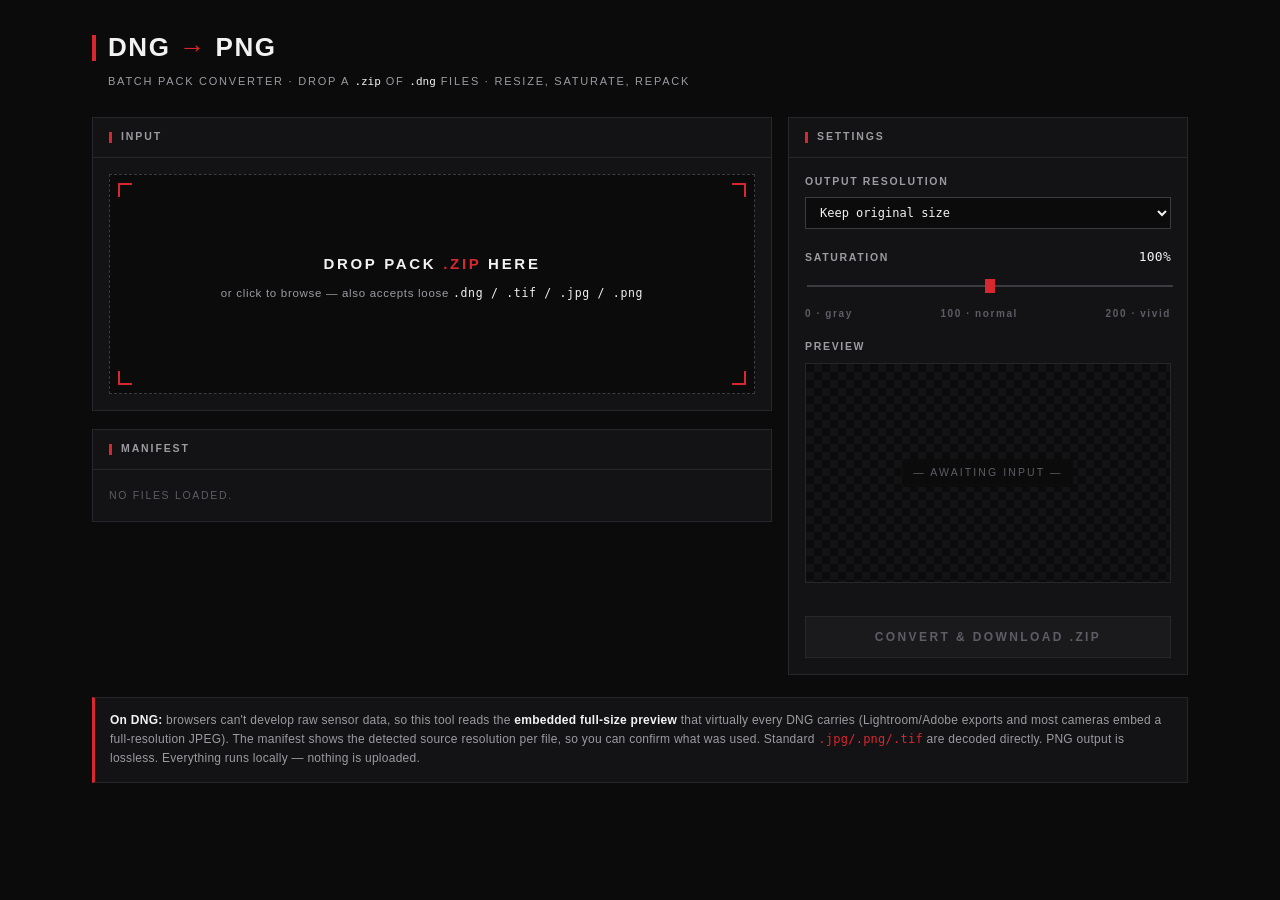
<file: DNG_TO_PNG.html>
<!DOCTYPE html>
<html lang="en">
<head>
<meta charset="UTF-8">
<!--HUB2:KIT:BEGIN-->
<style id="hub2-kit">
/* ══════════════════════════════════════════════════════════════
   HUB 2.0 KIT — shared design tokens + base chrome
   Source of truth: kit/hub2-kit.css  →  injected by tools/sync-kit.js
   Language: racing red · zero radius · condensed caps · hairline rules
   ══════════════════════════════════════════════════════════════ */
:root{
  /* surfaces (dark default — RACING) */
  --h2-bg:#0b0b0c;
  --h2-surface:#131315;
  --h2-surface-2:#1a1a1d;
  --h2-surface-3:#232327;
  --h2-line:#27272b;
  --h2-line-strong:#3b3b41;
  /* ink */
  --h2-fg:#f2f2f3;
  --h2-fg-dim:#9b9ba2;
  --h2-fg-mute:#5d5d65;
  /* signal */
  --h2-accent:#d7282f;
  --h2-accent-hover:#ea3a41;
  --h2-accent-fg:#ffffff;
  --h2-accent-soft:rgba(215,40,47,.14);
  --h2-ok:#2fb86e;
  --h2-warn:#e9a23b;
  --h2-info:#3d8bfd;
  --h2-shadow:0 18px 50px rgba(0,0,0,.45);
  --h2-backdrop:rgba(0,0,0,.62);
  /* type */
  --h2-font:'Bahnschrift','Bahnschrift SemiCondensed','DIN Alternate','Roboto Condensed','Barlow Condensed','Arial Narrow','Microsoft JhengHei','PingFang TC','Noto Sans TC',sans-serif;
  --h2-mono:'Cascadia Mono','JetBrains Mono','Roboto Mono',Consolas,'Microsoft JhengHei',monospace;
  --h2-track:.08em;
  --h2-track-label:.16em;
  --h2-fs:13px;
  --h2-fs-sm:11px;
  --h2-fs-xs:10px;
  /* metrics */
  --h2-ctl:30px;
  --h2-ctl-sm:24px;
  --h2-bar:48px;
  --h2-gap:12px;
  --h2-ease:cubic-bezier(.2,.7,.2,1);
  /* section-label marker: background:var(--h2-mark) 12px 50%/3px 11px no-repeat */
  --h2-mark:linear-gradient(var(--h2-accent),var(--h2-accent));
  color-scheme:dark;
}
:root[data-h2-theme="light"]{
  --h2-bg:#ffffff;
  --h2-surface:#f6f6f7;
  --h2-surface-2:#ededef;
  --h2-surface-3:#e3e3e6;
  --h2-line:#dadade;
  --h2-line-strong:#b3b3ba;
  --h2-fg:#0b0b0c;
  --h2-fg-dim:#5e5e67;
  --h2-fg-mute:#9b9ba4;
  --h2-accent-soft:rgba(215,40,47,.10);
  --h2-shadow:0 18px 50px rgba(0,0,0,.16);
  --h2-backdrop:rgba(10,10,12,.38);
  color-scheme:light;
}

/* ── base chrome (low-specificity, safe for tool content) ── */
:where(html){-webkit-text-size-adjust:100%}
::selection{background:var(--h2-accent);color:var(--h2-accent-fg)}
:where(*){scrollbar-width:thin;scrollbar-color:var(--h2-line-strong) transparent}
::-webkit-scrollbar{width:10px;height:10px}
::-webkit-scrollbar-track{background:transparent}
::-webkit-scrollbar-thumb{background:var(--h2-line-strong);border:3px solid transparent;background-clip:padding-box}
::-webkit-scrollbar-thumb:hover{background:var(--h2-fg-mute);background-clip:padding-box;border:3px solid transparent}
::-webkit-scrollbar-corner{background:transparent}
:where(button,[role="button"],a,input,select,textarea,summary):focus-visible{outline:1px solid var(--h2-accent);outline-offset:1px}
:where(input[type="checkbox"],input[type="radio"]){accent-color:var(--h2-accent)}

/* range — thin rail, square accent thumb */
:where(input[type="range"]){-webkit-appearance:none;appearance:none;background:transparent;height:18px;cursor:pointer;accent-color:var(--h2-accent)}
:where(input[type="range"])::-webkit-slider-runnable-track{height:2px;background:var(--h2-line-strong)}
:where(input[type="range"])::-moz-range-track{height:2px;background:var(--h2-line-strong)}
:where(input[type="range"])::-webkit-slider-thumb{-webkit-appearance:none;width:10px;height:14px;margin-top:-6px;background:var(--h2-accent);border:0;border-radius:0}
:where(input[type="range"])::-moz-range-thumb{width:10px;height:14px;background:var(--h2-accent);border:0;border-radius:0}
:where(input[type="range"]):hover::-webkit-slider-thumb{background:var(--h2-accent-hover)}

/* ── reusable components (opt-in classes) ── */
.h2-btn{
  display:inline-flex;align-items:center;justify-content:center;gap:6px;
  height:var(--h2-ctl);padding:0 12px;
  font:600 var(--h2-fs-sm)/1 var(--h2-font);letter-spacing:var(--h2-track);text-transform:uppercase;
  color:var(--h2-fg);background:transparent;border:1px solid var(--h2-line-strong);border-radius:0;
  cursor:pointer;white-space:nowrap;transition:background .15s,border-color .15s,color .15s;
}
.h2-btn:hover{border-color:var(--h2-fg-dim);background:var(--h2-surface-2)}
.h2-btn:disabled{opacity:.38;cursor:not-allowed}
.h2-btn--primary{background:var(--h2-accent);border-color:var(--h2-accent);color:var(--h2-accent-fg)}
.h2-btn--primary:hover{background:var(--h2-accent-hover);border-color:var(--h2-accent-hover)}
.h2-btn--ghost{border-color:transparent;color:var(--h2-fg-dim)}
.h2-btn--ghost:hover{color:var(--h2-fg);background:var(--h2-surface-2);border-color:transparent}
.h2-btn--sm{height:var(--h2-ctl-sm);padding:0 9px;font-size:var(--h2-fs-xs)}
.h2-label{font:600 var(--h2-fs-xs)/1.2 var(--h2-font);letter-spacing:var(--h2-track-label);text-transform:uppercase;color:var(--h2-fg-dim)}
.h2-field{height:var(--h2-ctl);padding:0 10px;font:var(--h2-fs)/1 var(--h2-font);color:var(--h2-fg);background:var(--h2-surface-2);border:1px solid var(--h2-line);border-radius:0}
.h2-field:focus{border-color:var(--h2-accent);outline:none}

/* toast shared by bridge */
#h2-toast{position:fixed;left:50%;bottom:22px;transform:translate(-50%,16px);z-index:2147483000;
  padding:10px 16px;background:var(--h2-fg);color:var(--h2-bg);font:600 11px/1 var(--h2-font);letter-spacing:.14em;text-transform:uppercase;
  opacity:0;pointer-events:none;transition:opacity .2s,transform .25s var(--h2-ease);box-shadow:var(--h2-shadow)}
#h2-toast.show{opacity:1;transform:translate(-50%,0)}
@media (prefers-reduced-motion:reduce){*{transition-duration:0s!important;animation-duration:0s!important}}

/* ── tool hamburgers — drawn exactly like the hub's (40 px square, 18 px three-bar icon, accent on hover) ── */
:is(.menu-btn,.hamburger-inline,#menuBtn,.trm-burger-btn,.tool-trm .trm-hamburger){
  width:40px!important;height:40px!important;min-width:40px!important;flex:0 0 40px!important;padding:0!important;gap:0!important;
  display:inline-flex!important;align-items:center!important;justify-content:center!important;
  border:1px solid var(--h2-line-strong)!important;border-radius:0!important;background:transparent!important;color:var(--h2-fg)!important;
  cursor:pointer;transition:background .12s,border-color .12s,color .12s!important}
#menuBtn{background:var(--h2-bg)!important}
:is(.menu-btn,.hamburger-inline,#menuBtn,.trm-burger-btn,.tool-trm .trm-hamburger) > span{display:none!important}
:is(.menu-btn,.hamburger-inline,#menuBtn,.trm-burger-btn,.tool-trm .trm-hamburger)::before{content:"";width:18px;height:18px;flex:0 0 18px;background:currentColor;
  -webkit-mask:url("data:image/svg+xml,%3Csvg xmlns='http://www.w3.org/2000/svg' viewBox='0 0 24 24' fill='none' stroke='%23000' stroke-width='2.4' stroke-linecap='square'%3E%3Cpath d='M3 6.5h18M3 12h18M3 17.5h18'/%3E%3C/svg%3E") center/18px 18px no-repeat;
          mask:url("data:image/svg+xml,%3Csvg xmlns='http://www.w3.org/2000/svg' viewBox='0 0 24 24' fill='none' stroke='%23000' stroke-width='2.4' stroke-linecap='square'%3E%3Cpath d='M3 6.5h18M3 12h18M3 17.5h18'/%3E%3C/svg%3E") center/18px 18px no-repeat}
:is(.menu-btn,.hamburger-inline,#menuBtn,.trm-burger-btn,.tool-trm .trm-hamburger):is(:hover,.active,.open,[aria-expanded="true"]){
  background:var(--h2-accent)!important;border-color:var(--h2-accent)!important;color:var(--h2-accent-fg)!important}
</style>
<script id="hub2-bridge">
/* ══════════════════════════════════════════════════════════════
   HUB 2.0 BRIDGE — runs inside every tool
   · theme sync     hub → tool  (postMessage 'hub2:theme' + localStorage)
   · open file      hub → tool  ('hub2:open'  → tool's own <input type=file>)
   · save exports   tool → hub  ('hub2:save'  ← any <a download> click)
   Source of truth: kit/hub2-bridge.js → injected by tools/sync-kit.js
   ══════════════════════════════════════════════════════════════ */
(function(){
  if (window.__HUB2_BRIDGE__) return;
  var H = window.__HUB2_BRIDGE__ = { lib:{connected:false, saveExports:false}, inHub:false };
  H.version = '2.0.4';
  var root = document.documentElement;
  var TOOL = (location.pathname.split('/').pop() || '').replace(/\.html?$/i,'');
  var THEME_KEY = 'hub2_theme_v1';
  try { H.inHub = window.parent && window.parent !== window; } catch(e){ H.inHub = true; }
  if (H.inHub) root.setAttribute('data-h2-embedded','');

  /* ── THEME ─────────────────────────────────────────── */
  var VAR_MAP = { bg:'bg', surface:'surface', 'surface-2':'surface-2', hover:'surface-3', border:'line',
    'border-strong':'line-strong', text:'fg', 'text-dim':'fg-dim', 'text-mute':'fg-mute', accent:'accent', 'accent-text':'accent-fg' };
  function applyTheme(t){
    if (!t) return;
    root.setAttribute('data-h2-theme', t.theme === 'light' ? 'light' : 'dark');
    var v = t.vars || {};
    Object.keys(VAR_MAP).forEach(function(k){
      if (v[k]) root.style.setProperty('--h2-' + VAR_MAP[k], v[k]);
      else root.style.removeProperty('--h2-' + VAR_MAP[k]);
    });
    if (v.accent){
      root.style.setProperty('--h2-accent-hover', 'color-mix(in srgb, ' + v.accent + ' 82%, #fff)');
      root.style.setProperty('--h2-accent-soft', 'color-mix(in srgb, ' + v.accent + ' 14%, transparent)');
    } else { root.style.removeProperty('--h2-accent-hover'); root.style.removeProperty('--h2-accent-soft'); }
    if (t.font) root.style.setProperty('--h2-font', t.font); else root.style.removeProperty('--h2-font');
    try { window.dispatchEvent(new CustomEvent('hub2:theme', { detail: t })); } catch(e){}
  }
  try { var saved = JSON.parse(localStorage.getItem(THEME_KEY) || 'null'); if (saved) applyTheme(saved); } catch(e){}
  if (!root.hasAttribute('data-h2-theme')) root.setAttribute('data-h2-theme','dark');

  /* ── TOAST ─────────────────────────────────────────── */
  function toast(msg){
    var el = document.getElementById('h2-toast');
    if (!el){ el = document.createElement('div'); el.id = 'h2-toast'; el.setAttribute('role','status'); (document.body||root).appendChild(el); }
    el.textContent = msg; el.classList.add('show');
    clearTimeout(toast._t); toast._t = setTimeout(function(){ el.classList.remove('show'); }, 2400);
  }
  H.toast = toast;

  /* ── OPEN FILE ─────────────────────────────────────── */
  function extOf(n){ var m = /\.([a-z0-9]+)$/i.exec(n||''); return m ? m[1].toLowerCase() : ''; }
  function accepts(input, file){
    var acc = (input.getAttribute('accept') || '').toLowerCase().split(',').map(function(s){ return s.trim(); }).filter(Boolean);
    if (!acc.length) return true;
    var ext = '.' + extOf(file.name), type = (file.type || '').toLowerCase();
    return acc.some(function(a){
      if (a[0] === '.') return a === ext;
      if (/\/\*$/.test(a)) return type.indexOf(a.slice(0,-1)) === 0;
      return a === type;
    });
  }
  function pickInput(file){
    var all = [].slice.call(document.querySelectorAll('input[type="file"]'));
    var ext = extOf(file.name);
    /* explicit routing: data-hub2-open="csv svg" */
    var tagged = all.filter(function(i){ var t = (i.getAttribute('data-hub2-open')||'').toLowerCase().split(/\s+/); return t.indexOf(ext) >= 0; });
    if (tagged.length) return tagged[0];
    var ok = all.filter(function(i){ return !i.hasAttribute('data-hub2-skip') && !i.hasAttribute('capture') && accepts(i, file); });
    /* prefer an input that lives in the part of the tool currently on screen (e.g. the active document tab) */
    function shown(i){ var p = i.parentElement; return !!(p && p.getClientRects && p.getClientRects().length); }
    var vis = ok.filter(shown);
    return vis[0] || ok[0] || null;
  }
  H.openFile = function(file){
    if (typeof window.HUB2_OPEN === 'function'){ var r = window.HUB2_OPEN(file); if (r !== false) return true; }
    var input = pickInput(file);
    if (!input) return false;
    var dt = new DataTransfer(); dt.items.add(file);
    input.files = dt.files;
    input.dispatchEvent(new Event('input', { bubbles:true }));
    input.dispatchEvent(new Event('change', { bubbles:true }));
    return true;
  };

  /* ── SAVE EXPORTS → LIBRARY ────────────────────────── */
  var blobs = new Map();
  if (typeof URL.createObjectURL === 'function'){
    var _create = URL.createObjectURL.bind(URL);
    URL.createObjectURL = function(obj){
      var u = _create(obj);
      if (obj instanceof Blob){ blobs.set(u, obj); setTimeout(function(){ blobs.delete(u); }, 120000); }
      return u;
    };
  }
  function dataUrlToBlob(u){
    var m = /^data:([^;,]*)(;base64)?,(.*)$/s.exec(u); if (!m) return null;
    var raw = m[2] ? atob(m[3]) : decodeURIComponent(m[3]);
    var a = new Uint8Array(raw.length); for (var i=0;i<raw.length;i++) a[i] = raw.charCodeAt(i) & 255;
    return new Blob([a], { type: m[1] || 'application/octet-stream' });
  }
  function captureDownload(a){
    var forced = H.force && Date.now() - H.force < 60000;   /* hub asked for SAVE / SAVE COPY */
    if (!H.inHub || !H.lib.connected || !(H.lib.saveExports || forced)) return false;
    var name = a.getAttribute('download'); if (name == null) return false;
    var href = a.href || '';
    var blob = blobs.get(href) || (href.indexOf('data:') === 0 ? dataUrlToBlob(href) : null);
    if (!blob) return false;
    if (!name) name = 'export';
    window.parent.postMessage({ type:'hub2:save', tool:TOOL, name:name, blob:blob }, '*');
    H.force = 0;
    return true;
  }
  var _click = HTMLAnchorElement.prototype.click;
  HTMLAnchorElement.prototype.click = function(){ if (captureDownload(this)) return; return _click.apply(this, arguments); };
  document.addEventListener('click', function(e){
    var a = e.target && e.target.closest ? e.target.closest('a[download]') : null;
    if (a && captureDownload(a)) e.preventDefault();
  }, true);

  /* ── MESSAGES ──────────────────────────────────────── */
  window.addEventListener('message', function(e){
    var d = e.data; if (!d || typeof d.type !== 'string' || d.type.indexOf('hub2:') !== 0) return;
    if (d.type === 'hub2:theme') applyTheme(d.theme);
    else if (d.type === 'hub2:lib') H.lib = { connected: !!d.connected, saveExports: !!d.saveExports };
    else if (d.type === 'hub2:open' && d.file){
      var ok = false; try { ok = H.openFile(d.file); } catch(err){ ok = false; }
      if (ok) toast('OPENED  ·  ' + d.file.name);
      if (e.source) e.source.postMessage({ type: ok ? 'hub2:opened' : 'hub2:open-failed', tool:TOOL, name:d.file.name, id:d.id }, '*');
    }
    else if (d.type === 'hub2:saved') toast('SAVED TO LIBRARY  ·  ' + d.name);
    else if (d.type === 'hub2:save-request'){
      var ok2 = false;
      H.force = Date.now();
      try { ok2 = typeof window.HUB2_SAVE === 'function' && window.HUB2_SAVE(d.ext) !== false; } catch(err){ ok2 = false; }
      if (!ok2) H.force = 0;
      if (e.source) e.source.postMessage({ type: ok2 ? 'hub2:save-started' : 'hub2:save-unsupported', tool:TOOL, ext:d.ext }, '*');
    }
  });
  /* Ctrl+K / ⌘K inside a tool opens the hub's command palette */
  if (H.inHub) window.addEventListener('keydown', function(e){
    if ((e.ctrlKey || e.metaKey) && !e.altKey && !e.shiftKey && (e.key||'').toLowerCase() === 'k'){
      e.preventDefault(); e.stopPropagation();
      window.parent.postMessage({ type:'hub2:palette', tool:TOOL }, '*');
    }
  }, true);
  function ready(){ if (H.inHub) window.parent.postMessage({ type:'hub2:ready', tool:TOOL, saves: (window.HUB2_SAVES || []).slice() }, '*'); }
  if (document.readyState === 'complete') setTimeout(ready, 0); else window.addEventListener('load', function(){ setTimeout(ready, 30); });
})();
</script>
<!--HUB2:KIT:END-->
<meta name="viewport" content="width=device-width, initial-scale=1.0">
<title>DNG → PNG · Pack Converter</title>
<style>
  :root{
    --bg:#0a0b0c; --panel:#111416; --panel2:#0e1113; --line:#20262a;
    --text:#d7dde1; --dim:#6b7780; --dimmer:#444d54;
    --amber:#ffb000; --amber-d:#b8801f; --amber-glow:rgba(255,176,0,.12);
    --ok:#ffb000; --fail:#e5484d; --skip:#525c63;
    --mono:ui-monospace,"SF Mono",Menlo,Consolas,"Liberation Mono",monospace;
    --sans:system-ui,-apple-system,Segoe UI,Roboto,sans-serif;
  }
  *{box-sizing:border-box}
  html,body{margin:0}
  body{
    background:var(--bg); color:var(--text); font-family:var(--sans);
    font-size:14px; line-height:1.5; padding:28px 20px 60px;
    background-image:radial-gradient(circle at 50% -10%, rgba(255,176,0,.04), transparent 55%);
  }
  .wrap{max-width:980px; margin:0 auto}

  /* header */
  .hd{display:flex; align-items:center; gap:14px; margin-bottom:6px}
  .mark{flex:0 0 auto}
  .title{font-family:var(--mono); font-size:20px; letter-spacing:.14em; text-transform:uppercase; font-weight:600}
  .title b{color:var(--amber); font-weight:600}
  .sub{color:var(--dim); font-size:12.5px; font-family:var(--mono); letter-spacing:.02em; margin:2px 0 22px}
  .sub code{color:var(--amber-d)}

  .grid{display:grid; grid-template-columns:1fr 380px; gap:18px; align-items:start}
  @media(max-width:760px){ .grid{grid-template-columns:1fr} }

  .panel{background:var(--panel); border:1px solid var(--line); border-radius:4px}
  .panel-h{font-family:var(--mono); font-size:11px; letter-spacing:.18em; text-transform:uppercase; color:var(--dim);
    padding:11px 14px; border-bottom:1px solid var(--line); display:flex; justify-content:space-between; align-items:center}
  .panel-b{padding:16px 14px}

  /* dropzone */
  #drop{position:relative; min-height:188px; border:1.5px dashed var(--line); border-radius:4px;
    display:flex; flex-direction:column; align-items:center; justify-content:center; gap:10px;
    text-align:center; cursor:pointer; transition:border-color .15s, background .15s; padding:24px;
    background:var(--panel2)}
  #drop:hover{border-color:var(--amber-d)}
  #drop.hot{border-color:var(--amber); background:var(--amber-glow)}
  #drop .corner{position:absolute; width:14px; height:14px; border:1.5px solid var(--amber); opacity:.55}
  #drop .c1{top:8px;left:8px;border-right:0;border-bottom:0}
  #drop .c2{top:8px;right:8px;border-left:0;border-bottom:0}
  #drop .c3{bottom:8px;left:8px;border-right:0;border-top:0}
  #drop .c4{bottom:8px;right:8px;border-left:0;border-top:0}
  #drop .big{font-family:var(--mono); font-size:13px; letter-spacing:.05em; color:var(--text)}
  #drop .small{color:var(--dim); font-size:12px}
  #drop .small b{color:var(--amber-d); font-weight:600}
  .stat{font-family:var(--mono); font-size:12px; color:var(--amber); margin-top:2px}

  /* preview */
  .pv-wrap{background:var(--panel2); border:1px solid var(--line); border-radius:3px; padding:10px;
    display:flex; align-items:center; justify-content:center; min-height:200px}
  #preview{max-width:100%; height:auto; display:block; image-rendering:auto}
  .pv-empty{color:var(--dimmer); font-family:var(--mono); font-size:12px; letter-spacing:.04em}
  .pv-cap{font-family:var(--mono); font-size:11.5px; color:var(--dim); margin-top:9px; display:flex; justify-content:space-between; gap:8px; flex-wrap:wrap}
  .pv-cap .arrow{color:var(--amber)}

  /* controls */
  .row{margin-bottom:18px}
  .row:last-child{margin-bottom:0}
  label.lab{display:block; font-family:var(--mono); font-size:11px; letter-spacing:.14em; text-transform:uppercase; color:var(--dim); margin-bottom:8px}
  select, input[type=number]{
    background:var(--panel2); color:var(--text); border:1px solid var(--line); border-radius:3px;
    padding:8px 9px; font-family:var(--mono); font-size:13px; width:100%}
  select:focus, input:focus{outline:2px solid var(--amber); outline-offset:0; border-color:var(--amber)}
  .dim-fields{display:none; gap:8px; margin-top:9px}
  .dim-fields.show{display:flex}
  .dim-fields .f{flex:1}
  .dim-fields .f span{display:block; font-family:var(--mono); font-size:10px; color:var(--dimmer); margin-bottom:4px; letter-spacing:.1em}

  /* saturation */
  .sat-head{display:flex; justify-content:space-between; align-items:baseline; margin-bottom:8px}
  .sat-val{font-family:var(--mono); font-size:15px; color:var(--amber)}
  input[type=range]{-webkit-appearance:none; appearance:none; width:100%; height:3px; background:var(--line); border-radius:3px; outline:none}
  input[type=range]::-webkit-slider-thumb{-webkit-appearance:none; appearance:none; width:16px; height:16px; border-radius:50%;
    background:var(--amber); cursor:pointer; box-shadow:0 0 0 4px var(--amber-glow)}
  input[type=range]::-moz-range-thumb{width:16px;height:16px;border:0;border-radius:50%;background:var(--amber);cursor:pointer}
  input[type=range]:focus::-webkit-slider-thumb{box-shadow:0 0 0 5px rgba(255,176,0,.25)}
  .ticks{display:flex; justify-content:space-between; font-family:var(--mono); font-size:10px; color:var(--dimmer); margin-top:6px}

  /* convert */
  .go{width:100%; margin-top:6px; background:var(--amber); color:#0a0b0c; border:0; border-radius:3px;
    font-family:var(--mono); font-size:13px; letter-spacing:.1em; text-transform:uppercase; font-weight:700;
    padding:13px; cursor:pointer; transition:filter .15s}
  .go:hover:not(:disabled){filter:brightness(1.08)}
  .go:disabled{background:var(--line); color:var(--dimmer); cursor:not-allowed}
  .prog{height:3px; background:var(--line); border-radius:3px; margin-top:12px; overflow:hidden; display:none}
  .prog.show{display:block}
  .prog i{display:block; height:100%; width:0; background:var(--amber); transition:width .12s}

  /* manifest */
  .man{margin-top:18px}
  .man .panel-b{padding:0; max-height:340px; overflow:auto}
  .mrow{display:grid; grid-template-columns:1fr auto auto; gap:10px; align-items:center;
    padding:9px 14px; border-bottom:1px solid var(--line); font-family:var(--mono); font-size:12px}
  .mrow:last-child{border-bottom:0}
  .mrow .nm{color:var(--text); overflow:hidden; text-overflow:ellipsis; white-space:nowrap}
  .mrow .rz{color:var(--dim); font-size:11px; white-space:nowrap}
  .mrow .st{font-size:10px; letter-spacing:.1em; text-transform:uppercase; white-space:nowrap}
  .st.queued{color:var(--dimmer)} .st.work{color:var(--amber)} .st.ok{color:var(--amber)} .st.fail{color:var(--fail)} .st.skip{color:var(--skip)}
  .man-empty{padding:18px 14px; color:var(--dimmer); font-family:var(--mono); font-size:12px}

  .note{margin-top:22px; padding:13px 15px; border:1px solid var(--line); border-left:2px solid var(--amber-d);
    border-radius:3px; background:var(--panel2); color:var(--dim); font-size:12.5px; line-height:1.6}
  .note b{color:var(--text); font-weight:600}
  .reset{background:none; border:0; color:var(--dim); font-family:var(--mono); font-size:11px; cursor:pointer; letter-spacing:.05em}
  .reset:hover{color:var(--amber)}
</style>
<style id="hub2-skin">
/*HUB2:SKIN — tool chrome mapped onto HUB 2.0 tokens. Source: skins/DNG_TO_PNG.css*/
:root{
  --bg:var(--h2-bg); --panel:var(--h2-surface); --panel2:var(--h2-surface-2); --line:var(--h2-line);
  --text:var(--h2-fg); --dim:var(--h2-fg-dim); --dimmer:var(--h2-fg-mute);
  --amber:var(--h2-accent); --amber-d:var(--h2-accent); --amber-glow:var(--h2-accent-soft);
  --ok:var(--h2-ok); --fail:var(--h2-accent); --skip:var(--h2-fg-mute);
  --mono:var(--h2-mono); --sans:var(--h2-font);
}
body{background:var(--h2-bg);background-image:none;padding:0 0 48px;font-size:13px;letter-spacing:.02em}
.wrap{max-width:1160px;padding:0 32px}
/* tool header bar */
.hd{height:auto;padding:28px 0 0;margin-bottom:4px;gap:12px}
.hd .mark{display:none}
.hd::before{content:"";width:4px;height:26px;background:var(--h2-accent)}
.title{font-family:var(--h2-font);font-size:26px;font-weight:700;letter-spacing:.06em;color:var(--h2-fg)}
.title b{color:var(--h2-accent)}
.sub{font-family:var(--h2-font);font-size:11px;letter-spacing:.16em;text-transform:uppercase;color:var(--h2-fg-dim);margin:6px 0 26px 16px}
.sub code{font-family:var(--h2-mono);color:var(--h2-fg);text-transform:none;letter-spacing:0}
.grid{grid-template-columns:1fr 400px;gap:16px}
.panel,.pv-wrap,.note,#drop,select,input[type=number],.go,.prog{border-radius:0}
.panel{background:var(--h2-surface);border-color:var(--h2-line)}
.panel-h{font-family:var(--h2-font);font-size:10.5px;font-weight:700;letter-spacing:.18em;color:var(--h2-fg-dim);padding:0 16px;height:40px}
.panel-h>span:first-child{display:flex;align-items:center;gap:9px}
.panel-h>span:first-child::before{content:"";width:3px;height:11px;background:var(--h2-accent)}
.panel-b{padding:16px}
#drop{min-height:220px;border:1px dashed var(--h2-line-strong);background:var(--h2-bg)}
#drop:hover{border-color:var(--h2-fg-dim)}
#drop.hot{border-color:var(--h2-accent);background:var(--h2-accent-soft)}
#drop .corner{border-color:var(--h2-accent);opacity:1;border-width:2px}
#drop .big{font-family:var(--h2-font);font-size:15px;font-weight:700;letter-spacing:.18em}
#drop .small{font-size:11.5px;letter-spacing:.06em}
#drop .small b{color:var(--h2-fg);font-family:var(--h2-mono);font-weight:500}
label.lab,.dim-fields .f span,.ticks{font-family:var(--h2-font);letter-spacing:.16em;font-weight:600}
label.lab{font-size:10.5px;color:var(--h2-fg-dim)}
select,input[type=number]{height:32px;padding:0 10px;background:var(--h2-bg);border-color:var(--h2-line-strong);font-family:var(--h2-mono);font-size:12px}
select:focus,input:focus{outline:0;border-color:var(--h2-accent)}
.sat-val{font-family:var(--h2-mono);font-size:13px;color:var(--h2-fg)}
input[type=range]{height:18px;background:transparent}
input[type=range]::-webkit-slider-runnable-track{height:2px;background:var(--h2-line-strong)}
input[type=range]::-webkit-slider-thumb{width:10px;height:14px;margin-top:-6px;border-radius:0;box-shadow:none;background:var(--h2-accent)}
input[type=range]:focus::-webkit-slider-thumb{box-shadow:0 0 0 3px var(--h2-accent-soft)}
input[type=range]::-moz-range-thumb{width:10px;height:14px;border-radius:0}
.pv-wrap{background:var(--h2-bg);border-color:var(--h2-line);min-height:220px;
  background-image:linear-gradient(45deg,var(--h2-surface) 25%,transparent 25%,transparent 75%,var(--h2-surface) 75%),linear-gradient(45deg,var(--h2-surface) 25%,transparent 25%,transparent 75%,var(--h2-surface) 75%);
  background-size:16px 16px;background-position:0 0,8px 8px}
.pv-empty{font-family:var(--h2-font);letter-spacing:.2em;text-transform:uppercase;font-size:10.5px;background:var(--h2-bg);padding:6px 10px}
.go{height:42px;padding:0;font-family:var(--h2-font);font-size:12px;letter-spacing:.2em;color:var(--h2-accent-fg);background:var(--h2-accent)}
.go:hover:not(:disabled){filter:none;background:var(--h2-accent-hover)}
.go:disabled{background:var(--h2-surface-2);color:var(--h2-fg-mute);border:1px solid var(--h2-line)}
.prog{height:2px}
.mrow{font-size:11.5px;padding:0 16px;height:36px}
.mrow:hover{background:var(--h2-surface-2)}
.st.ok{color:var(--h2-ok)} .st.work{color:var(--h2-warn)}
.man-empty{font-family:var(--h2-font);letter-spacing:.16em;text-transform:uppercase;font-size:10.5px;padding:18px 16px}
.note{background:var(--h2-surface);border-color:var(--h2-line);border-left:3px solid var(--h2-accent);font-size:12px}
.reset{font-family:var(--h2-font);letter-spacing:.16em;text-transform:uppercase;font-size:10px;border:1px solid var(--h2-line-strong);padding:4px 8px}
.reset:hover{color:var(--h2-fg);border-color:var(--h2-fg-dim)}
@media(max-width:760px){.wrap{padding:0 16px}.grid{grid-template-columns:1fr}}
</style>
</head>
<body>
<div class="wrap">

  <div class="hd">
    <svg class="mark" width="34" height="34" viewBox="0 0 34 34" fill="none" aria-hidden="true">
      <circle cx="17" cy="17" r="13" stroke="#ffb000" stroke-width="1.4" opacity=".5"/>
      <circle cx="17" cy="17" r="3.4" stroke="#ffb000" stroke-width="1.4"/>
      <path d="M17 1v8M17 25v8M1 17h8M25 17h8" stroke="#ffb000" stroke-width="1.4"/>
    </svg>
    <div>
      <div class="title">DNG <b>→</b> PNG</div>
    </div>
  </div>
  <div class="sub">batch pack converter · drop a <code>.zip</code> of <code>.dng</code> files · resize, saturate, repack</div>

  <div class="grid">
    <!-- LEFT -->
    <div>
      <div class="panel">
        <div class="panel-h"><span>Input</span><button class="reset" id="clearBtn" style="display:none">clear</button></div>
        <div class="panel-b">
          <div id="drop" tabindex="0" role="button" aria-label="Drop a zip of DNG files or click to browse">
            <span class="corner c1"></span><span class="corner c2"></span>
            <span class="corner c3"></span><span class="corner c4"></span>
            <div class="big">DROP PACK <b style="color:var(--amber)">.ZIP</b> HERE</div>
            <div class="small">or click to browse — also accepts loose <b>.dng / .tif / .jpg / .png</b></div>
            <div class="stat" id="dropStat"></div>
          </div>
          <input type="file" id="filein" accept=".zip,.dng,.tif,.tiff,.jpg,.jpeg,.png,.webp" multiple hidden>
        </div>
      </div>

      <div class="panel man">
        <div class="panel-h"><span>Manifest</span><span id="manCount" style="color:var(--amber)"></span></div>
        <div class="panel-b">
          <div class="man-empty" id="manEmpty">No files loaded.</div>
          <div id="manList"></div>
        </div>
      </div>
    </div>

    <!-- RIGHT -->
    <div class="panel">
      <div class="panel-h"><span>Settings</span></div>
      <div class="panel-b">

        <div class="row">
          <label class="lab" for="mode">Output resolution</label>
          <select id="mode">
            <option value="original">Keep original size</option>
            <option value="longest">Limit longest edge (px)</option>
            <option value="scale">Scale by percent</option>
            <option value="exact">Exact W × H</option>
          </select>

          <div class="dim-fields" id="f_longest">
            <div class="f"><span>LONGEST EDGE</span><input type="number" id="longest" value="2048" min="1"></div>
          </div>
          <div class="dim-fields" id="f_scale">
            <div class="f"><span>PERCENT %</span><input type="number" id="scale" value="100" min="1"></div>
          </div>
          <div class="dim-fields" id="f_exact">
            <div class="f"><span>WIDTH</span><input type="number" id="width" value="1920" min="1"></div>
            <div class="f"><span>HEIGHT</span><input type="number" id="height" value="1080" min="1"></div>
            <div class="f" style="flex:1.2"><span>FIT</span>
              <select id="fit"><option value="fit">Fit (keep aspect)</option><option value="stretch">Stretch</option></select>
            </div>
          </div>
        </div>

        <div class="row">
          <div class="sat-head">
            <label class="lab" for="sat" style="margin:0">Saturation</label>
            <span class="sat-val" id="satVal">100%</span>
          </div>
          <input type="range" id="sat" min="0" max="200" value="100" step="1" aria-label="Saturation percent">
          <div class="ticks"><span>0 · gray</span><span>100 · normal</span><span>200 · vivid</span></div>
        </div>

        <div class="row">
          <label class="lab">Preview</label>
          <div class="pv-wrap">
            <canvas id="preview" style="display:none"></canvas>
            <div class="pv-empty" id="pvEmpty">— awaiting input —</div>
          </div>
          <div class="pv-cap" id="pvCap"></div>
        </div>

        <button class="go" id="goBtn" disabled>Convert &amp; download .zip</button>
        <div class="prog" id="prog"><i id="progBar"></i></div>
      </div>
    </div>
  </div>

  <div class="note">
    <b>On DNG:</b> browsers can't develop raw sensor data, so this tool reads the <b>embedded full-size preview</b> that virtually every DNG carries (Lightroom/Adobe exports and most cameras embed a full-resolution JPEG). The manifest shows the detected source resolution per file, so you can confirm what was used. Standard <code style="color:var(--amber-d)">.jpg/.png/.tif</code> are decoded directly. PNG output is lossless. Everything runs locally — nothing is uploaded.
  </div>
</div>

<script>/*!

JSZip v3.10.1 - A JavaScript class for generating and reading zip files
<http://stuartk.com/jszip>

(c) 2009-2016 Stuart Knightley <stuart [at] stuartk.com>
Dual licenced under the MIT license or GPLv3. See https://raw.github.com/Stuk/jszip/main/LICENSE.markdown.

JSZip uses the library pako released under the MIT license :
https://github.com/nodeca/pako/blob/main/LICENSE
*/

!function(e){if("object"==typeof exports&&"undefined"!=typeof module)module.exports=e();else if("function"==typeof define&&define.amd)define([],e);else{("undefined"!=typeof window?window:"undefined"!=typeof global?global:"undefined"!=typeof self?self:this).JSZip=e()}}(function(){return function s(a,o,h){function u(r,e){if(!o[r]){if(!a[r]){var t="function"==typeof require&&require;if(!e&&t)return t(r,!0);if(l)return l(r,!0);var n=new Error("Cannot find module '"+r+"'");throw n.code="MODULE_NOT_FOUND",n}var i=o[r]={exports:{}};a[r][0].call(i.exports,function(e){var t=a[r][1][e];return u(t||e)},i,i.exports,s,a,o,h)}return o[r].exports}for(var l="function"==typeof require&&require,e=0;e<h.length;e++)u(h[e]);return u}({1:[function(e,t,r){"use strict";var d=e("./utils"),c=e("./support"),p="ABCDEFGHIJKLMNOPQRSTUVWXYZabcdefghijklmnopqrstuvwxyz0123456789+/=";r.encode=function(e){for(var t,r,n,i,s,a,o,h=[],u=0,l=e.length,f=l,c="string"!==d.getTypeOf(e);u<e.length;)f=l-u,n=c?(t=e[u++],r=u<l?e[u++]:0,u<l?e[u++]:0):(t=e.charCodeAt(u++),r=u<l?e.charCodeAt(u++):0,u<l?e.charCodeAt(u++):0),i=t>>2,s=(3&t)<<4|r>>4,a=1<f?(15&r)<<2|n>>6:64,o=2<f?63&n:64,h.push(p.charAt(i)+p.charAt(s)+p.charAt(a)+p.charAt(o));return h.join("")},r.decode=function(e){var t,r,n,i,s,a,o=0,h=0,u="data:";if(e.substr(0,u.length)===u)throw new Error("Invalid base64 input, it looks like a data url.");var l,f=3*(e=e.replace(/[^A-Za-z0-9+/=]/g,"")).length/4;if(e.charAt(e.length-1)===p.charAt(64)&&f--,e.charAt(e.length-2)===p.charAt(64)&&f--,f%1!=0)throw new Error("Invalid base64 input, bad content length.");for(l=c.uint8array?new Uint8Array(0|f):new Array(0|f);o<e.length;)t=p.indexOf(e.charAt(o++))<<2|(i=p.indexOf(e.charAt(o++)))>>4,r=(15&i)<<4|(s=p.indexOf(e.charAt(o++)))>>2,n=(3&s)<<6|(a=p.indexOf(e.charAt(o++))),l[h++]=t,64!==s&&(l[h++]=r),64!==a&&(l[h++]=n);return l}},{"./support":30,"./utils":32}],2:[function(e,t,r){"use strict";var n=e("./external"),i=e("./stream/DataWorker"),s=e("./stream/Crc32Probe"),a=e("./stream/DataLengthProbe");function o(e,t,r,n,i){this.compressedSize=e,this.uncompressedSize=t,this.crc32=r,this.compression=n,this.compressedContent=i}o.prototype={getContentWorker:function(){var e=new i(n.Promise.resolve(this.compressedContent)).pipe(this.compression.uncompressWorker()).pipe(new a("data_length")),t=this;return e.on("end",function(){if(this.streamInfo.data_length!==t.uncompressedSize)throw new Error("Bug : uncompressed data size mismatch")}),e},getCompressedWorker:function(){return new i(n.Promise.resolve(this.compressedContent)).withStreamInfo("compressedSize",this.compressedSize).withStreamInfo("uncompressedSize",this.uncompressedSize).withStreamInfo("crc32",this.crc32).withStreamInfo("compression",this.compression)}},o.createWorkerFrom=function(e,t,r){return e.pipe(new s).pipe(new a("uncompressedSize")).pipe(t.compressWorker(r)).pipe(new a("compressedSize")).withStreamInfo("compression",t)},t.exports=o},{"./external":6,"./stream/Crc32Probe":25,"./stream/DataLengthProbe":26,"./stream/DataWorker":27}],3:[function(e,t,r){"use strict";var n=e("./stream/GenericWorker");r.STORE={magic:"\0\0",compressWorker:function(){return new n("STORE compression")},uncompressWorker:function(){return new n("STORE decompression")}},r.DEFLATE=e("./flate")},{"./flate":7,"./stream/GenericWorker":28}],4:[function(e,t,r){"use strict";var n=e("./utils");var o=function(){for(var e,t=[],r=0;r<256;r++){e=r;for(var n=0;n<8;n++)e=1&e?3988292384^e>>>1:e>>>1;t[r]=e}return t}();t.exports=function(e,t){return void 0!==e&&e.length?"string"!==n.getTypeOf(e)?function(e,t,r,n){var i=o,s=n+r;e^=-1;for(var a=n;a<s;a++)e=e>>>8^i[255&(e^t[a])];return-1^e}(0|t,e,e.length,0):function(e,t,r,n){var i=o,s=n+r;e^=-1;for(var a=n;a<s;a++)e=e>>>8^i[255&(e^t.charCodeAt(a))];return-1^e}(0|t,e,e.length,0):0}},{"./utils":32}],5:[function(e,t,r){"use strict";r.base64=!1,r.binary=!1,r.dir=!1,r.createFolders=!0,r.date=null,r.compression=null,r.compressionOptions=null,r.comment=null,r.unixPermissions=null,r.dosPermissions=null},{}],6:[function(e,t,r){"use strict";var n=null;n="undefined"!=typeof Promise?Promise:e("lie"),t.exports={Promise:n}},{lie:37}],7:[function(e,t,r){"use strict";var n="undefined"!=typeof Uint8Array&&"undefined"!=typeof Uint16Array&&"undefined"!=typeof Uint32Array,i=e("pako"),s=e("./utils"),a=e("./stream/GenericWorker"),o=n?"uint8array":"array";function h(e,t){a.call(this,"FlateWorker/"+e),this._pako=null,this._pakoAction=e,this._pakoOptions=t,this.meta={}}r.magic="\b\0",s.inherits(h,a),h.prototype.processChunk=function(e){this.meta=e.meta,null===this._pako&&this._createPako(),this._pako.push(s.transformTo(o,e.data),!1)},h.prototype.flush=function(){a.prototype.flush.call(this),null===this._pako&&this._createPako(),this._pako.push([],!0)},h.prototype.cleanUp=function(){a.prototype.cleanUp.call(this),this._pako=null},h.prototype._createPako=function(){this._pako=new i[this._pakoAction]({raw:!0,level:this._pakoOptions.level||-1});var t=this;this._pako.onData=function(e){t.push({data:e,meta:t.meta})}},r.compressWorker=function(e){return new h("Deflate",e)},r.uncompressWorker=function(){return new h("Inflate",{})}},{"./stream/GenericWorker":28,"./utils":32,pako:38}],8:[function(e,t,r){"use strict";function A(e,t){var r,n="";for(r=0;r<t;r++)n+=String.fromCharCode(255&e),e>>>=8;return n}function n(e,t,r,n,i,s){var a,o,h=e.file,u=e.compression,l=s!==O.utf8encode,f=I.transformTo("string",s(h.name)),c=I.transformTo("string",O.utf8encode(h.name)),d=h.comment,p=I.transformTo("string",s(d)),m=I.transformTo("string",O.utf8encode(d)),_=c.length!==h.name.length,g=m.length!==d.length,b="",v="",y="",w=h.dir,k=h.date,x={crc32:0,compressedSize:0,uncompressedSize:0};t&&!r||(x.crc32=e.crc32,x.compressedSize=e.compressedSize,x.uncompressedSize=e.uncompressedSize);var S=0;t&&(S|=8),l||!_&&!g||(S|=2048);var z=0,C=0;w&&(z|=16),"UNIX"===i?(C=798,z|=function(e,t){var r=e;return e||(r=t?16893:33204),(65535&r)<<16}(h.unixPermissions,w)):(C=20,z|=function(e){return 63&(e||0)}(h.dosPermissions)),a=k.getUTCHours(),a<<=6,a|=k.getUTCMinutes(),a<<=5,a|=k.getUTCSeconds()/2,o=k.getUTCFullYear()-1980,o<<=4,o|=k.getUTCMonth()+1,o<<=5,o|=k.getUTCDate(),_&&(v=A(1,1)+A(B(f),4)+c,b+="up"+A(v.length,2)+v),g&&(y=A(1,1)+A(B(p),4)+m,b+="uc"+A(y.length,2)+y);var E="";return E+="\n\0",E+=A(S,2),E+=u.magic,E+=A(a,2),E+=A(o,2),E+=A(x.crc32,4),E+=A(x.compressedSize,4),E+=A(x.uncompressedSize,4),E+=A(f.length,2),E+=A(b.length,2),{fileRecord:R.LOCAL_FILE_HEADER+E+f+b,dirRecord:R.CENTRAL_FILE_HEADER+A(C,2)+E+A(p.length,2)+"\0\0\0\0"+A(z,4)+A(n,4)+f+b+p}}var I=e("../utils"),i=e("../stream/GenericWorker"),O=e("../utf8"),B=e("../crc32"),R=e("../signature");function s(e,t,r,n){i.call(this,"ZipFileWorker"),this.bytesWritten=0,this.zipComment=t,this.zipPlatform=r,this.encodeFileName=n,this.streamFiles=e,this.accumulate=!1,this.contentBuffer=[],this.dirRecords=[],this.currentSourceOffset=0,this.entriesCount=0,this.currentFile=null,this._sources=[]}I.inherits(s,i),s.prototype.push=function(e){var t=e.meta.percent||0,r=this.entriesCount,n=this._sources.length;this.accumulate?this.contentBuffer.push(e):(this.bytesWritten+=e.data.length,i.prototype.push.call(this,{data:e.data,meta:{currentFile:this.currentFile,percent:r?(t+100*(r-n-1))/r:100}}))},s.prototype.openedSource=function(e){this.currentSourceOffset=this.bytesWritten,this.currentFile=e.file.name;var t=this.streamFiles&&!e.file.dir;if(t){var r=n(e,t,!1,this.currentSourceOffset,this.zipPlatform,this.encodeFileName);this.push({data:r.fileRecord,meta:{percent:0}})}else this.accumulate=!0},s.prototype.closedSource=function(e){this.accumulate=!1;var t=this.streamFiles&&!e.file.dir,r=n(e,t,!0,this.currentSourceOffset,this.zipPlatform,this.encodeFileName);if(this.dirRecords.push(r.dirRecord),t)this.push({data:function(e){return R.DATA_DESCRIPTOR+A(e.crc32,4)+A(e.compressedSize,4)+A(e.uncompressedSize,4)}(e),meta:{percent:100}});else for(this.push({data:r.fileRecord,meta:{percent:0}});this.contentBuffer.length;)this.push(this.contentBuffer.shift());this.currentFile=null},s.prototype.flush=function(){for(var e=this.bytesWritten,t=0;t<this.dirRecords.length;t++)this.push({data:this.dirRecords[t],meta:{percent:100}});var r=this.bytesWritten-e,n=function(e,t,r,n,i){var s=I.transformTo("string",i(n));return R.CENTRAL_DIRECTORY_END+"\0\0\0\0"+A(e,2)+A(e,2)+A(t,4)+A(r,4)+A(s.length,2)+s}(this.dirRecords.length,r,e,this.zipComment,this.encodeFileName);this.push({data:n,meta:{percent:100}})},s.prototype.prepareNextSource=function(){this.previous=this._sources.shift(),this.openedSource(this.previous.streamInfo),this.isPaused?this.previous.pause():this.previous.resume()},s.prototype.registerPrevious=function(e){this._sources.push(e);var t=this;return e.on("data",function(e){t.processChunk(e)}),e.on("end",function(){t.closedSource(t.previous.streamInfo),t._sources.length?t.prepareNextSource():t.end()}),e.on("error",function(e){t.error(e)}),this},s.prototype.resume=function(){return!!i.prototype.resume.call(this)&&(!this.previous&&this._sources.length?(this.prepareNextSource(),!0):this.previous||this._sources.length||this.generatedError?void 0:(this.end(),!0))},s.prototype.error=function(e){var t=this._sources;if(!i.prototype.error.call(this,e))return!1;for(var r=0;r<t.length;r++)try{t[r].error(e)}catch(e){}return!0},s.prototype.lock=function(){i.prototype.lock.call(this);for(var e=this._sources,t=0;t<e.length;t++)e[t].lock()},t.exports=s},{"../crc32":4,"../signature":23,"../stream/GenericWorker":28,"../utf8":31,"../utils":32}],9:[function(e,t,r){"use strict";var u=e("../compressions"),n=e("./ZipFileWorker");r.generateWorker=function(e,a,t){var o=new n(a.streamFiles,t,a.platform,a.encodeFileName),h=0;try{e.forEach(function(e,t){h++;var r=function(e,t){var r=e||t,n=u[r];if(!n)throw new Error(r+" is not a valid compression method !");return n}(t.options.compression,a.compression),n=t.options.compressionOptions||a.compressionOptions||{},i=t.dir,s=t.date;t._compressWorker(r,n).withStreamInfo("file",{name:e,dir:i,date:s,comment:t.comment||"",unixPermissions:t.unixPermissions,dosPermissions:t.dosPermissions}).pipe(o)}),o.entriesCount=h}catch(e){o.error(e)}return o}},{"../compressions":3,"./ZipFileWorker":8}],10:[function(e,t,r){"use strict";function n(){if(!(this instanceof n))return new n;if(arguments.length)throw new Error("The constructor with parameters has been removed in JSZip 3.0, please check the upgrade guide.");this.files=Object.create(null),this.comment=null,this.root="",this.clone=function(){var e=new n;for(var t in this)"function"!=typeof this[t]&&(e[t]=this[t]);return e}}(n.prototype=e("./object")).loadAsync=e("./load"),n.support=e("./support"),n.defaults=e("./defaults"),n.version="3.10.1",n.loadAsync=function(e,t){return(new n).loadAsync(e,t)},n.external=e("./external"),t.exports=n},{"./defaults":5,"./external":6,"./load":11,"./object":15,"./support":30}],11:[function(e,t,r){"use strict";var u=e("./utils"),i=e("./external"),n=e("./utf8"),s=e("./zipEntries"),a=e("./stream/Crc32Probe"),l=e("./nodejsUtils");function f(n){return new i.Promise(function(e,t){var r=n.decompressed.getContentWorker().pipe(new a);r.on("error",function(e){t(e)}).on("end",function(){r.streamInfo.crc32!==n.decompressed.crc32?t(new Error("Corrupted zip : CRC32 mismatch")):e()}).resume()})}t.exports=function(e,o){var h=this;return o=u.extend(o||{},{base64:!1,checkCRC32:!1,optimizedBinaryString:!1,createFolders:!1,decodeFileName:n.utf8decode}),l.isNode&&l.isStream(e)?i.Promise.reject(new Error("JSZip can't accept a stream when loading a zip file.")):u.prepareContent("the loaded zip file",e,!0,o.optimizedBinaryString,o.base64).then(function(e){var t=new s(o);return t.load(e),t}).then(function(e){var t=[i.Promise.resolve(e)],r=e.files;if(o.checkCRC32)for(var n=0;n<r.length;n++)t.push(f(r[n]));return i.Promise.all(t)}).then(function(e){for(var t=e.shift(),r=t.files,n=0;n<r.length;n++){var i=r[n],s=i.fileNameStr,a=u.resolve(i.fileNameStr);h.file(a,i.decompressed,{binary:!0,optimizedBinaryString:!0,date:i.date,dir:i.dir,comment:i.fileCommentStr.length?i.fileCommentStr:null,unixPermissions:i.unixPermissions,dosPermissions:i.dosPermissions,createFolders:o.createFolders}),i.dir||(h.file(a).unsafeOriginalName=s)}return t.zipComment.length&&(h.comment=t.zipComment),h})}},{"./external":6,"./nodejsUtils":14,"./stream/Crc32Probe":25,"./utf8":31,"./utils":32,"./zipEntries":33}],12:[function(e,t,r){"use strict";var n=e("../utils"),i=e("../stream/GenericWorker");function s(e,t){i.call(this,"Nodejs stream input adapter for "+e),this._upstreamEnded=!1,this._bindStream(t)}n.inherits(s,i),s.prototype._bindStream=function(e){var t=this;(this._stream=e).pause(),e.on("data",function(e){t.push({data:e,meta:{percent:0}})}).on("error",function(e){t.isPaused?this.generatedError=e:t.error(e)}).on("end",function(){t.isPaused?t._upstreamEnded=!0:t.end()})},s.prototype.pause=function(){return!!i.prototype.pause.call(this)&&(this._stream.pause(),!0)},s.prototype.resume=function(){return!!i.prototype.resume.call(this)&&(this._upstreamEnded?this.end():this._stream.resume(),!0)},t.exports=s},{"../stream/GenericWorker":28,"../utils":32}],13:[function(e,t,r){"use strict";var i=e("readable-stream").Readable;function n(e,t,r){i.call(this,t),this._helper=e;var n=this;e.on("data",function(e,t){n.push(e)||n._helper.pause(),r&&r(t)}).on("error",function(e){n.emit("error",e)}).on("end",function(){n.push(null)})}e("../utils").inherits(n,i),n.prototype._read=function(){this._helper.resume()},t.exports=n},{"../utils":32,"readable-stream":16}],14:[function(e,t,r){"use strict";t.exports={isNode:"undefined"!=typeof Buffer,newBufferFrom:function(e,t){if(Buffer.from&&Buffer.from!==Uint8Array.from)return Buffer.from(e,t);if("number"==typeof e)throw new Error('The "data" argument must not be a number');return new Buffer(e,t)},allocBuffer:function(e){if(Buffer.alloc)return Buffer.alloc(e);var t=new Buffer(e);return t.fill(0),t},isBuffer:function(e){return Buffer.isBuffer(e)},isStream:function(e){return e&&"function"==typeof e.on&&"function"==typeof e.pause&&"function"==typeof e.resume}}},{}],15:[function(e,t,r){"use strict";function s(e,t,r){var n,i=u.getTypeOf(t),s=u.extend(r||{},f);s.date=s.date||new Date,null!==s.compression&&(s.compression=s.compression.toUpperCase()),"string"==typeof s.unixPermissions&&(s.unixPermissions=parseInt(s.unixPermissions,8)),s.unixPermissions&&16384&s.unixPermissions&&(s.dir=!0),s.dosPermissions&&16&s.dosPermissions&&(s.dir=!0),s.dir&&(e=g(e)),s.createFolders&&(n=_(e))&&b.call(this,n,!0);var a="string"===i&&!1===s.binary&&!1===s.base64;r&&void 0!==r.binary||(s.binary=!a),(t instanceof c&&0===t.uncompressedSize||s.dir||!t||0===t.length)&&(s.base64=!1,s.binary=!0,t="",s.compression="STORE",i="string");var o=null;o=t instanceof c||t instanceof l?t:p.isNode&&p.isStream(t)?new m(e,t):u.prepareContent(e,t,s.binary,s.optimizedBinaryString,s.base64);var h=new d(e,o,s);this.files[e]=h}var i=e("./utf8"),u=e("./utils"),l=e("./stream/GenericWorker"),a=e("./stream/StreamHelper"),f=e("./defaults"),c=e("./compressedObject"),d=e("./zipObject"),o=e("./generate"),p=e("./nodejsUtils"),m=e("./nodejs/NodejsStreamInputAdapter"),_=function(e){"/"===e.slice(-1)&&(e=e.substring(0,e.length-1));var t=e.lastIndexOf("/");return 0<t?e.substring(0,t):""},g=function(e){return"/"!==e.slice(-1)&&(e+="/"),e},b=function(e,t){return t=void 0!==t?t:f.createFolders,e=g(e),this.files[e]||s.call(this,e,null,{dir:!0,createFolders:t}),this.files[e]};function h(e){return"[object RegExp]"===Object.prototype.toString.call(e)}var n={load:function(){throw new Error("This method has been removed in JSZip 3.0, please check the upgrade guide.")},forEach:function(e){var t,r,n;for(t in this.files)n=this.files[t],(r=t.slice(this.root.length,t.length))&&t.slice(0,this.root.length)===this.root&&e(r,n)},filter:function(r){var n=[];return this.forEach(function(e,t){r(e,t)&&n.push(t)}),n},file:function(e,t,r){if(1!==arguments.length)return e=this.root+e,s.call(this,e,t,r),this;if(h(e)){var n=e;return this.filter(function(e,t){return!t.dir&&n.test(e)})}var i=this.files[this.root+e];return i&&!i.dir?i:null},folder:function(r){if(!r)return this;if(h(r))return this.filter(function(e,t){return t.dir&&r.test(e)});var e=this.root+r,t=b.call(this,e),n=this.clone();return n.root=t.name,n},remove:function(r){r=this.root+r;var e=this.files[r];if(e||("/"!==r.slice(-1)&&(r+="/"),e=this.files[r]),e&&!e.dir)delete this.files[r];else for(var t=this.filter(function(e,t){return t.name.slice(0,r.length)===r}),n=0;n<t.length;n++)delete this.files[t[n].name];return this},generate:function(){throw new Error("This method has been removed in JSZip 3.0, please check the upgrade guide.")},generateInternalStream:function(e){var t,r={};try{if((r=u.extend(e||{},{streamFiles:!1,compression:"STORE",compressionOptions:null,type:"",platform:"DOS",comment:null,mimeType:"application/zip",encodeFileName:i.utf8encode})).type=r.type.toLowerCase(),r.compression=r.compression.toUpperCase(),"binarystring"===r.type&&(r.type="string"),!r.type)throw new Error("No output type specified.");u.checkSupport(r.type),"darwin"!==r.platform&&"freebsd"!==r.platform&&"linux"!==r.platform&&"sunos"!==r.platform||(r.platform="UNIX"),"win32"===r.platform&&(r.platform="DOS");var n=r.comment||this.comment||"";t=o.generateWorker(this,r,n)}catch(e){(t=new l("error")).error(e)}return new a(t,r.type||"string",r.mimeType)},generateAsync:function(e,t){return this.generateInternalStream(e).accumulate(t)},generateNodeStream:function(e,t){return(e=e||{}).type||(e.type="nodebuffer"),this.generateInternalStream(e).toNodejsStream(t)}};t.exports=n},{"./compressedObject":2,"./defaults":5,"./generate":9,"./nodejs/NodejsStreamInputAdapter":12,"./nodejsUtils":14,"./stream/GenericWorker":28,"./stream/StreamHelper":29,"./utf8":31,"./utils":32,"./zipObject":35}],16:[function(e,t,r){"use strict";t.exports=e("stream")},{stream:void 0}],17:[function(e,t,r){"use strict";var n=e("./DataReader");function i(e){n.call(this,e);for(var t=0;t<this.data.length;t++)e[t]=255&e[t]}e("../utils").inherits(i,n),i.prototype.byteAt=function(e){return this.data[this.zero+e]},i.prototype.lastIndexOfSignature=function(e){for(var t=e.charCodeAt(0),r=e.charCodeAt(1),n=e.charCodeAt(2),i=e.charCodeAt(3),s=this.length-4;0<=s;--s)if(this.data[s]===t&&this.data[s+1]===r&&this.data[s+2]===n&&this.data[s+3]===i)return s-this.zero;return-1},i.prototype.readAndCheckSignature=function(e){var t=e.charCodeAt(0),r=e.charCodeAt(1),n=e.charCodeAt(2),i=e.charCodeAt(3),s=this.readData(4);return t===s[0]&&r===s[1]&&n===s[2]&&i===s[3]},i.prototype.readData=function(e){if(this.checkOffset(e),0===e)return[];var t=this.data.slice(this.zero+this.index,this.zero+this.index+e);return this.index+=e,t},t.exports=i},{"../utils":32,"./DataReader":18}],18:[function(e,t,r){"use strict";var n=e("../utils");function i(e){this.data=e,this.length=e.length,this.index=0,this.zero=0}i.prototype={checkOffset:function(e){this.checkIndex(this.index+e)},checkIndex:function(e){if(this.length<this.zero+e||e<0)throw new Error("End of data reached (data length = "+this.length+", asked index = "+e+"). Corrupted zip ?")},setIndex:function(e){this.checkIndex(e),this.index=e},skip:function(e){this.setIndex(this.index+e)},byteAt:function(){},readInt:function(e){var t,r=0;for(this.checkOffset(e),t=this.index+e-1;t>=this.index;t--)r=(r<<8)+this.byteAt(t);return this.index+=e,r},readString:function(e){return n.transformTo("string",this.readData(e))},readData:function(){},lastIndexOfSignature:function(){},readAndCheckSignature:function(){},readDate:function(){var e=this.readInt(4);return new Date(Date.UTC(1980+(e>>25&127),(e>>21&15)-1,e>>16&31,e>>11&31,e>>5&63,(31&e)<<1))}},t.exports=i},{"../utils":32}],19:[function(e,t,r){"use strict";var n=e("./Uint8ArrayReader");function i(e){n.call(this,e)}e("../utils").inherits(i,n),i.prototype.readData=function(e){this.checkOffset(e);var t=this.data.slice(this.zero+this.index,this.zero+this.index+e);return this.index+=e,t},t.exports=i},{"../utils":32,"./Uint8ArrayReader":21}],20:[function(e,t,r){"use strict";var n=e("./DataReader");function i(e){n.call(this,e)}e("../utils").inherits(i,n),i.prototype.byteAt=function(e){return this.data.charCodeAt(this.zero+e)},i.prototype.lastIndexOfSignature=function(e){return this.data.lastIndexOf(e)-this.zero},i.prototype.readAndCheckSignature=function(e){return e===this.readData(4)},i.prototype.readData=function(e){this.checkOffset(e);var t=this.data.slice(this.zero+this.index,this.zero+this.index+e);return this.index+=e,t},t.exports=i},{"../utils":32,"./DataReader":18}],21:[function(e,t,r){"use strict";var n=e("./ArrayReader");function i(e){n.call(this,e)}e("../utils").inherits(i,n),i.prototype.readData=function(e){if(this.checkOffset(e),0===e)return new Uint8Array(0);var t=this.data.subarray(this.zero+this.index,this.zero+this.index+e);return this.index+=e,t},t.exports=i},{"../utils":32,"./ArrayReader":17}],22:[function(e,t,r){"use strict";var n=e("../utils"),i=e("../support"),s=e("./ArrayReader"),a=e("./StringReader"),o=e("./NodeBufferReader"),h=e("./Uint8ArrayReader");t.exports=function(e){var t=n.getTypeOf(e);return n.checkSupport(t),"string"!==t||i.uint8array?"nodebuffer"===t?new o(e):i.uint8array?new h(n.transformTo("uint8array",e)):new s(n.transformTo("array",e)):new a(e)}},{"../support":30,"../utils":32,"./ArrayReader":17,"./NodeBufferReader":19,"./StringReader":20,"./Uint8ArrayReader":21}],23:[function(e,t,r){"use strict";r.LOCAL_FILE_HEADER="PK",r.CENTRAL_FILE_HEADER="PK",r.CENTRAL_DIRECTORY_END="PK",r.ZIP64_CENTRAL_DIRECTORY_LOCATOR="PK",r.ZIP64_CENTRAL_DIRECTORY_END="PK",r.DATA_DESCRIPTOR="PK\b"},{}],24:[function(e,t,r){"use strict";var n=e("./GenericWorker"),i=e("../utils");function s(e){n.call(this,"ConvertWorker to "+e),this.destType=e}i.inherits(s,n),s.prototype.processChunk=function(e){this.push({data:i.transformTo(this.destType,e.data),meta:e.meta})},t.exports=s},{"../utils":32,"./GenericWorker":28}],25:[function(e,t,r){"use strict";var n=e("./GenericWorker"),i=e("../crc32");function s(){n.call(this,"Crc32Probe"),this.withStreamInfo("crc32",0)}e("../utils").inherits(s,n),s.prototype.processChunk=function(e){this.streamInfo.crc32=i(e.data,this.streamInfo.crc32||0),this.push(e)},t.exports=s},{"../crc32":4,"../utils":32,"./GenericWorker":28}],26:[function(e,t,r){"use strict";var n=e("../utils"),i=e("./GenericWorker");function s(e){i.call(this,"DataLengthProbe for "+e),this.propName=e,this.withStreamInfo(e,0)}n.inherits(s,i),s.prototype.processChunk=function(e){if(e){var t=this.streamInfo[this.propName]||0;this.streamInfo[this.propName]=t+e.data.length}i.prototype.processChunk.call(this,e)},t.exports=s},{"../utils":32,"./GenericWorker":28}],27:[function(e,t,r){"use strict";var n=e("../utils"),i=e("./GenericWorker");function s(e){i.call(this,"DataWorker");var t=this;this.dataIsReady=!1,this.index=0,this.max=0,this.data=null,this.type="",this._tickScheduled=!1,e.then(function(e){t.dataIsReady=!0,t.data=e,t.max=e&&e.length||0,t.type=n.getTypeOf(e),t.isPaused||t._tickAndRepeat()},function(e){t.error(e)})}n.inherits(s,i),s.prototype.cleanUp=function(){i.prototype.cleanUp.call(this),this.data=null},s.prototype.resume=function(){return!!i.prototype.resume.call(this)&&(!this._tickScheduled&&this.dataIsReady&&(this._tickScheduled=!0,n.delay(this._tickAndRepeat,[],this)),!0)},s.prototype._tickAndRepeat=function(){this._tickScheduled=!1,this.isPaused||this.isFinished||(this._tick(),this.isFinished||(n.delay(this._tickAndRepeat,[],this),this._tickScheduled=!0))},s.prototype._tick=function(){if(this.isPaused||this.isFinished)return!1;var e=null,t=Math.min(this.max,this.index+16384);if(this.index>=this.max)return this.end();switch(this.type){case"string":e=this.data.substring(this.index,t);break;case"uint8array":e=this.data.subarray(this.index,t);break;case"array":case"nodebuffer":e=this.data.slice(this.index,t)}return this.index=t,this.push({data:e,meta:{percent:this.max?this.index/this.max*100:0}})},t.exports=s},{"../utils":32,"./GenericWorker":28}],28:[function(e,t,r){"use strict";function n(e){this.name=e||"default",this.streamInfo={},this.generatedError=null,this.extraStreamInfo={},this.isPaused=!0,this.isFinished=!1,this.isLocked=!1,this._listeners={data:[],end:[],error:[]},this.previous=null}n.prototype={push:function(e){this.emit("data",e)},end:function(){if(this.isFinished)return!1;this.flush();try{this.emit("end"),this.cleanUp(),this.isFinished=!0}catch(e){this.emit("error",e)}return!0},error:function(e){return!this.isFinished&&(this.isPaused?this.generatedError=e:(this.isFinished=!0,this.emit("error",e),this.previous&&this.previous.error(e),this.cleanUp()),!0)},on:function(e,t){return this._listeners[e].push(t),this},cleanUp:function(){this.streamInfo=this.generatedError=this.extraStreamInfo=null,this._listeners=[]},emit:function(e,t){if(this._listeners[e])for(var r=0;r<this._listeners[e].length;r++)this._listeners[e][r].call(this,t)},pipe:function(e){return e.registerPrevious(this)},registerPrevious:function(e){if(this.isLocked)throw new Error("The stream '"+this+"' has already been used.");this.streamInfo=e.streamInfo,this.mergeStreamInfo(),this.previous=e;var t=this;return e.on("data",function(e){t.processChunk(e)}),e.on("end",function(){t.end()}),e.on("error",function(e){t.error(e)}),this},pause:function(){return!this.isPaused&&!this.isFinished&&(this.isPaused=!0,this.previous&&this.previous.pause(),!0)},resume:function(){if(!this.isPaused||this.isFinished)return!1;var e=this.isPaused=!1;return this.generatedError&&(this.error(this.generatedError),e=!0),this.previous&&this.previous.resume(),!e},flush:function(){},processChunk:function(e){this.push(e)},withStreamInfo:function(e,t){return this.extraStreamInfo[e]=t,this.mergeStreamInfo(),this},mergeStreamInfo:function(){for(var e in this.extraStreamInfo)Object.prototype.hasOwnProperty.call(this.extraStreamInfo,e)&&(this.streamInfo[e]=this.extraStreamInfo[e])},lock:function(){if(this.isLocked)throw new Error("The stream '"+this+"' has already been used.");this.isLocked=!0,this.previous&&this.previous.lock()},toString:function(){var e="Worker "+this.name;return this.previous?this.previous+" -> "+e:e}},t.exports=n},{}],29:[function(e,t,r){"use strict";var h=e("../utils"),i=e("./ConvertWorker"),s=e("./GenericWorker"),u=e("../base64"),n=e("../support"),a=e("../external"),o=null;if(n.nodestream)try{o=e("../nodejs/NodejsStreamOutputAdapter")}catch(e){}function l(e,o){return new a.Promise(function(t,r){var n=[],i=e._internalType,s=e._outputType,a=e._mimeType;e.on("data",function(e,t){n.push(e),o&&o(t)}).on("error",function(e){n=[],r(e)}).on("end",function(){try{var e=function(e,t,r){switch(e){case"blob":return h.newBlob(h.transformTo("arraybuffer",t),r);case"base64":return u.encode(t);default:return h.transformTo(e,t)}}(s,function(e,t){var r,n=0,i=null,s=0;for(r=0;r<t.length;r++)s+=t[r].length;switch(e){case"string":return t.join("");case"array":return Array.prototype.concat.apply([],t);case"uint8array":for(i=new Uint8Array(s),r=0;r<t.length;r++)i.set(t[r],n),n+=t[r].length;return i;case"nodebuffer":return Buffer.concat(t);default:throw new Error("concat : unsupported type '"+e+"'")}}(i,n),a);t(e)}catch(e){r(e)}n=[]}).resume()})}function f(e,t,r){var n=t;switch(t){case"blob":case"arraybuffer":n="uint8array";break;case"base64":n="string"}try{this._internalType=n,this._outputType=t,this._mimeType=r,h.checkSupport(n),this._worker=e.pipe(new i(n)),e.lock()}catch(e){this._worker=new s("error"),this._worker.error(e)}}f.prototype={accumulate:function(e){return l(this,e)},on:function(e,t){var r=this;return"data"===e?this._worker.on(e,function(e){t.call(r,e.data,e.meta)}):this._worker.on(e,function(){h.delay(t,arguments,r)}),this},resume:function(){return h.delay(this._worker.resume,[],this._worker),this},pause:function(){return this._worker.pause(),this},toNodejsStream:function(e){if(h.checkSupport("nodestream"),"nodebuffer"!==this._outputType)throw new Error(this._outputType+" is not supported by this method");return new o(this,{objectMode:"nodebuffer"!==this._outputType},e)}},t.exports=f},{"../base64":1,"../external":6,"../nodejs/NodejsStreamOutputAdapter":13,"../support":30,"../utils":32,"./ConvertWorker":24,"./GenericWorker":28}],30:[function(e,t,r){"use strict";if(r.base64=!0,r.array=!0,r.string=!0,r.arraybuffer="undefined"!=typeof ArrayBuffer&&"undefined"!=typeof Uint8Array,r.nodebuffer="undefined"!=typeof Buffer,r.uint8array="undefined"!=typeof Uint8Array,"undefined"==typeof ArrayBuffer)r.blob=!1;else{var n=new ArrayBuffer(0);try{r.blob=0===new Blob([n],{type:"application/zip"}).size}catch(e){try{var i=new(self.BlobBuilder||self.WebKitBlobBuilder||self.MozBlobBuilder||self.MSBlobBuilder);i.append(n),r.blob=0===i.getBlob("application/zip").size}catch(e){r.blob=!1}}}try{r.nodestream=!!e("readable-stream").Readable}catch(e){r.nodestream=!1}},{"readable-stream":16}],31:[function(e,t,s){"use strict";for(var o=e("./utils"),h=e("./support"),r=e("./nodejsUtils"),n=e("./stream/GenericWorker"),u=new Array(256),i=0;i<256;i++)u[i]=252<=i?6:248<=i?5:240<=i?4:224<=i?3:192<=i?2:1;u[254]=u[254]=1;function a(){n.call(this,"utf-8 decode"),this.leftOver=null}function l(){n.call(this,"utf-8 encode")}s.utf8encode=function(e){return h.nodebuffer?r.newBufferFrom(e,"utf-8"):function(e){var t,r,n,i,s,a=e.length,o=0;for(i=0;i<a;i++)55296==(64512&(r=e.charCodeAt(i)))&&i+1<a&&56320==(64512&(n=e.charCodeAt(i+1)))&&(r=65536+(r-55296<<10)+(n-56320),i++),o+=r<128?1:r<2048?2:r<65536?3:4;for(t=h.uint8array?new Uint8Array(o):new Array(o),i=s=0;s<o;i++)55296==(64512&(r=e.charCodeAt(i)))&&i+1<a&&56320==(64512&(n=e.charCodeAt(i+1)))&&(r=65536+(r-55296<<10)+(n-56320),i++),r<128?t[s++]=r:(r<2048?t[s++]=192|r>>>6:(r<65536?t[s++]=224|r>>>12:(t[s++]=240|r>>>18,t[s++]=128|r>>>12&63),t[s++]=128|r>>>6&63),t[s++]=128|63&r);return t}(e)},s.utf8decode=function(e){return h.nodebuffer?o.transformTo("nodebuffer",e).toString("utf-8"):function(e){var t,r,n,i,s=e.length,a=new Array(2*s);for(t=r=0;t<s;)if((n=e[t++])<128)a[r++]=n;else if(4<(i=u[n]))a[r++]=65533,t+=i-1;else{for(n&=2===i?31:3===i?15:7;1<i&&t<s;)n=n<<6|63&e[t++],i--;1<i?a[r++]=65533:n<65536?a[r++]=n:(n-=65536,a[r++]=55296|n>>10&1023,a[r++]=56320|1023&n)}return a.length!==r&&(a.subarray?a=a.subarray(0,r):a.length=r),o.applyFromCharCode(a)}(e=o.transformTo(h.uint8array?"uint8array":"array",e))},o.inherits(a,n),a.prototype.processChunk=function(e){var t=o.transformTo(h.uint8array?"uint8array":"array",e.data);if(this.leftOver&&this.leftOver.length){if(h.uint8array){var r=t;(t=new Uint8Array(r.length+this.leftOver.length)).set(this.leftOver,0),t.set(r,this.leftOver.length)}else t=this.leftOver.concat(t);this.leftOver=null}var n=function(e,t){var r;for((t=t||e.length)>e.length&&(t=e.length),r=t-1;0<=r&&128==(192&e[r]);)r--;return r<0?t:0===r?t:r+u[e[r]]>t?r:t}(t),i=t;n!==t.length&&(h.uint8array?(i=t.subarray(0,n),this.leftOver=t.subarray(n,t.length)):(i=t.slice(0,n),this.leftOver=t.slice(n,t.length))),this.push({data:s.utf8decode(i),meta:e.meta})},a.prototype.flush=function(){this.leftOver&&this.leftOver.length&&(this.push({data:s.utf8decode(this.leftOver),meta:{}}),this.leftOver=null)},s.Utf8DecodeWorker=a,o.inherits(l,n),l.prototype.processChunk=function(e){this.push({data:s.utf8encode(e.data),meta:e.meta})},s.Utf8EncodeWorker=l},{"./nodejsUtils":14,"./stream/GenericWorker":28,"./support":30,"./utils":32}],32:[function(e,t,a){"use strict";var o=e("./support"),h=e("./base64"),r=e("./nodejsUtils"),u=e("./external");function n(e){return e}function l(e,t){for(var r=0;r<e.length;++r)t[r]=255&e.charCodeAt(r);return t}e("setimmediate"),a.newBlob=function(t,r){a.checkSupport("blob");try{return new Blob([t],{type:r})}catch(e){try{var n=new(self.BlobBuilder||self.WebKitBlobBuilder||self.MozBlobBuilder||self.MSBlobBuilder);return n.append(t),n.getBlob(r)}catch(e){throw new Error("Bug : can't construct the Blob.")}}};var i={stringifyByChunk:function(e,t,r){var n=[],i=0,s=e.length;if(s<=r)return String.fromCharCode.apply(null,e);for(;i<s;)"array"===t||"nodebuffer"===t?n.push(String.fromCharCode.apply(null,e.slice(i,Math.min(i+r,s)))):n.push(String.fromCharCode.apply(null,e.subarray(i,Math.min(i+r,s)))),i+=r;return n.join("")},stringifyByChar:function(e){for(var t="",r=0;r<e.length;r++)t+=String.fromCharCode(e[r]);return t},applyCanBeUsed:{uint8array:function(){try{return o.uint8array&&1===String.fromCharCode.apply(null,new Uint8Array(1)).length}catch(e){return!1}}(),nodebuffer:function(){try{return o.nodebuffer&&1===String.fromCharCode.apply(null,r.allocBuffer(1)).length}catch(e){return!1}}()}};function s(e){var t=65536,r=a.getTypeOf(e),n=!0;if("uint8array"===r?n=i.applyCanBeUsed.uint8array:"nodebuffer"===r&&(n=i.applyCanBeUsed.nodebuffer),n)for(;1<t;)try{return i.stringifyByChunk(e,r,t)}catch(e){t=Math.floor(t/2)}return i.stringifyByChar(e)}function f(e,t){for(var r=0;r<e.length;r++)t[r]=e[r];return t}a.applyFromCharCode=s;var c={};c.string={string:n,array:function(e){return l(e,new Array(e.length))},arraybuffer:function(e){return c.string.uint8array(e).buffer},uint8array:function(e){return l(e,new Uint8Array(e.length))},nodebuffer:function(e){return l(e,r.allocBuffer(e.length))}},c.array={string:s,array:n,arraybuffer:function(e){return new Uint8Array(e).buffer},uint8array:function(e){return new Uint8Array(e)},nodebuffer:function(e){return r.newBufferFrom(e)}},c.arraybuffer={string:function(e){return s(new Uint8Array(e))},array:function(e){return f(new Uint8Array(e),new Array(e.byteLength))},arraybuffer:n,uint8array:function(e){return new Uint8Array(e)},nodebuffer:function(e){return r.newBufferFrom(new Uint8Array(e))}},c.uint8array={string:s,array:function(e){return f(e,new Array(e.length))},arraybuffer:function(e){return e.buffer},uint8array:n,nodebuffer:function(e){return r.newBufferFrom(e)}},c.nodebuffer={string:s,array:function(e){return f(e,new Array(e.length))},arraybuffer:function(e){return c.nodebuffer.uint8array(e).buffer},uint8array:function(e){return f(e,new Uint8Array(e.length))},nodebuffer:n},a.transformTo=function(e,t){if(t=t||"",!e)return t;a.checkSupport(e);var r=a.getTypeOf(t);return c[r][e](t)},a.resolve=function(e){for(var t=e.split("/"),r=[],n=0;n<t.length;n++){var i=t[n];"."===i||""===i&&0!==n&&n!==t.length-1||(".."===i?r.pop():r.push(i))}return r.join("/")},a.getTypeOf=function(e){return"string"==typeof e?"string":"[object Array]"===Object.prototype.toString.call(e)?"array":o.nodebuffer&&r.isBuffer(e)?"nodebuffer":o.uint8array&&e instanceof Uint8Array?"uint8array":o.arraybuffer&&e instanceof ArrayBuffer?"arraybuffer":void 0},a.checkSupport=function(e){if(!o[e.toLowerCase()])throw new Error(e+" is not supported by this platform")},a.MAX_VALUE_16BITS=65535,a.MAX_VALUE_32BITS=-1,a.pretty=function(e){var t,r,n="";for(r=0;r<(e||"").length;r++)n+="\\x"+((t=e.charCodeAt(r))<16?"0":"")+t.toString(16).toUpperCase();return n},a.delay=function(e,t,r){setImmediate(function(){e.apply(r||null,t||[])})},a.inherits=function(e,t){function r(){}r.prototype=t.prototype,e.prototype=new r},a.extend=function(){var e,t,r={};for(e=0;e<arguments.length;e++)for(t in arguments[e])Object.prototype.hasOwnProperty.call(arguments[e],t)&&void 0===r[t]&&(r[t]=arguments[e][t]);return r},a.prepareContent=function(r,e,n,i,s){return u.Promise.resolve(e).then(function(n){return o.blob&&(n instanceof Blob||-1!==["[object File]","[object Blob]"].indexOf(Object.prototype.toString.call(n)))&&"undefined"!=typeof FileReader?new u.Promise(function(t,r){var e=new FileReader;e.onload=function(e){t(e.target.result)},e.onerror=function(e){r(e.target.error)},e.readAsArrayBuffer(n)}):n}).then(function(e){var t=a.getTypeOf(e);return t?("arraybuffer"===t?e=a.transformTo("uint8array",e):"string"===t&&(s?e=h.decode(e):n&&!0!==i&&(e=function(e){return l(e,o.uint8array?new Uint8Array(e.length):new Array(e.length))}(e))),e):u.Promise.reject(new Error("Can't read the data of '"+r+"'. Is it in a supported JavaScript type (String, Blob, ArrayBuffer, etc) ?"))})}},{"./base64":1,"./external":6,"./nodejsUtils":14,"./support":30,setimmediate:54}],33:[function(e,t,r){"use strict";var n=e("./reader/readerFor"),i=e("./utils"),s=e("./signature"),a=e("./zipEntry"),o=e("./support");function h(e){this.files=[],this.loadOptions=e}h.prototype={checkSignature:function(e){if(!this.reader.readAndCheckSignature(e)){this.reader.index-=4;var t=this.reader.readString(4);throw new Error("Corrupted zip or bug: unexpected signature ("+i.pretty(t)+", expected "+i.pretty(e)+")")}},isSignature:function(e,t){var r=this.reader.index;this.reader.setIndex(e);var n=this.reader.readString(4)===t;return this.reader.setIndex(r),n},readBlockEndOfCentral:function(){this.diskNumber=this.reader.readInt(2),this.diskWithCentralDirStart=this.reader.readInt(2),this.centralDirRecordsOnThisDisk=this.reader.readInt(2),this.centralDirRecords=this.reader.readInt(2),this.centralDirSize=this.reader.readInt(4),this.centralDirOffset=this.reader.readInt(4),this.zipCommentLength=this.reader.readInt(2);var e=this.reader.readData(this.zipCommentLength),t=o.uint8array?"uint8array":"array",r=i.transformTo(t,e);this.zipComment=this.loadOptions.decodeFileName(r)},readBlockZip64EndOfCentral:function(){this.zip64EndOfCentralSize=this.reader.readInt(8),this.reader.skip(4),this.diskNumber=this.reader.readInt(4),this.diskWithCentralDirStart=this.reader.readInt(4),this.centralDirRecordsOnThisDisk=this.reader.readInt(8),this.centralDirRecords=this.reader.readInt(8),this.centralDirSize=this.reader.readInt(8),this.centralDirOffset=this.reader.readInt(8),this.zip64ExtensibleData={};for(var e,t,r,n=this.zip64EndOfCentralSize-44;0<n;)e=this.reader.readInt(2),t=this.reader.readInt(4),r=this.reader.readData(t),this.zip64ExtensibleData[e]={id:e,length:t,value:r}},readBlockZip64EndOfCentralLocator:function(){if(this.diskWithZip64CentralDirStart=this.reader.readInt(4),this.relativeOffsetEndOfZip64CentralDir=this.reader.readInt(8),this.disksCount=this.reader.readInt(4),1<this.disksCount)throw new Error("Multi-volumes zip are not supported")},readLocalFiles:function(){var e,t;for(e=0;e<this.files.length;e++)t=this.files[e],this.reader.setIndex(t.localHeaderOffset),this.checkSignature(s.LOCAL_FILE_HEADER),t.readLocalPart(this.reader),t.handleUTF8(),t.processAttributes()},readCentralDir:function(){var e;for(this.reader.setIndex(this.centralDirOffset);this.reader.readAndCheckSignature(s.CENTRAL_FILE_HEADER);)(e=new a({zip64:this.zip64},this.loadOptions)).readCentralPart(this.reader),this.files.push(e);if(this.centralDirRecords!==this.files.length&&0!==this.centralDirRecords&&0===this.files.length)throw new Error("Corrupted zip or bug: expected "+this.centralDirRecords+" records in central dir, got "+this.files.length)},readEndOfCentral:function(){var e=this.reader.lastIndexOfSignature(s.CENTRAL_DIRECTORY_END);if(e<0)throw!this.isSignature(0,s.LOCAL_FILE_HEADER)?new Error("Can't find end of central directory : is this a zip file ? If it is, see https://stuk.github.io/jszip/documentation/howto/read_zip.html"):new Error("Corrupted zip: can't find end of central directory");this.reader.setIndex(e);var t=e;if(this.checkSignature(s.CENTRAL_DIRECTORY_END),this.readBlockEndOfCentral(),this.diskNumber===i.MAX_VALUE_16BITS||this.diskWithCentralDirStart===i.MAX_VALUE_16BITS||this.centralDirRecordsOnThisDisk===i.MAX_VALUE_16BITS||this.centralDirRecords===i.MAX_VALUE_16BITS||this.centralDirSize===i.MAX_VALUE_32BITS||this.centralDirOffset===i.MAX_VALUE_32BITS){if(this.zip64=!0,(e=this.reader.lastIndexOfSignature(s.ZIP64_CENTRAL_DIRECTORY_LOCATOR))<0)throw new Error("Corrupted zip: can't find the ZIP64 end of central directory locator");if(this.reader.setIndex(e),this.checkSignature(s.ZIP64_CENTRAL_DIRECTORY_LOCATOR),this.readBlockZip64EndOfCentralLocator(),!this.isSignature(this.relativeOffsetEndOfZip64CentralDir,s.ZIP64_CENTRAL_DIRECTORY_END)&&(this.relativeOffsetEndOfZip64CentralDir=this.reader.lastIndexOfSignature(s.ZIP64_CENTRAL_DIRECTORY_END),this.relativeOffsetEndOfZip64CentralDir<0))throw new Error("Corrupted zip: can't find the ZIP64 end of central directory");this.reader.setIndex(this.relativeOffsetEndOfZip64CentralDir),this.checkSignature(s.ZIP64_CENTRAL_DIRECTORY_END),this.readBlockZip64EndOfCentral()}var r=this.centralDirOffset+this.centralDirSize;this.zip64&&(r+=20,r+=12+this.zip64EndOfCentralSize);var n=t-r;if(0<n)this.isSignature(t,s.CENTRAL_FILE_HEADER)||(this.reader.zero=n);else if(n<0)throw new Error("Corrupted zip: missing "+Math.abs(n)+" bytes.")},prepareReader:function(e){this.reader=n(e)},load:function(e){this.prepareReader(e),this.readEndOfCentral(),this.readCentralDir(),this.readLocalFiles()}},t.exports=h},{"./reader/readerFor":22,"./signature":23,"./support":30,"./utils":32,"./zipEntry":34}],34:[function(e,t,r){"use strict";var n=e("./reader/readerFor"),s=e("./utils"),i=e("./compressedObject"),a=e("./crc32"),o=e("./utf8"),h=e("./compressions"),u=e("./support");function l(e,t){this.options=e,this.loadOptions=t}l.prototype={isEncrypted:function(){return 1==(1&this.bitFlag)},useUTF8:function(){return 2048==(2048&this.bitFlag)},readLocalPart:function(e){var t,r;if(e.skip(22),this.fileNameLength=e.readInt(2),r=e.readInt(2),this.fileName=e.readData(this.fileNameLength),e.skip(r),-1===this.compressedSize||-1===this.uncompressedSize)throw new Error("Bug or corrupted zip : didn't get enough information from the central directory (compressedSize === -1 || uncompressedSize === -1)");if(null===(t=function(e){for(var t in h)if(Object.prototype.hasOwnProperty.call(h,t)&&h[t].magic===e)return h[t];return null}(this.compressionMethod)))throw new Error("Corrupted zip : compression "+s.pretty(this.compressionMethod)+" unknown (inner file : "+s.transformTo("string",this.fileName)+")");this.decompressed=new i(this.compressedSize,this.uncompressedSize,this.crc32,t,e.readData(this.compressedSize))},readCentralPart:function(e){this.versionMadeBy=e.readInt(2),e.skip(2),this.bitFlag=e.readInt(2),this.compressionMethod=e.readString(2),this.date=e.readDate(),this.crc32=e.readInt(4),this.compressedSize=e.readInt(4),this.uncompressedSize=e.readInt(4);var t=e.readInt(2);if(this.extraFieldsLength=e.readInt(2),this.fileCommentLength=e.readInt(2),this.diskNumberStart=e.readInt(2),this.internalFileAttributes=e.readInt(2),this.externalFileAttributes=e.readInt(4),this.localHeaderOffset=e.readInt(4),this.isEncrypted())throw new Error("Encrypted zip are not supported");e.skip(t),this.readExtraFields(e),this.parseZIP64ExtraField(e),this.fileComment=e.readData(this.fileCommentLength)},processAttributes:function(){this.unixPermissions=null,this.dosPermissions=null;var e=this.versionMadeBy>>8;this.dir=!!(16&this.externalFileAttributes),0==e&&(this.dosPermissions=63&this.externalFileAttributes),3==e&&(this.unixPermissions=this.externalFileAttributes>>16&65535),this.dir||"/"!==this.fileNameStr.slice(-1)||(this.dir=!0)},parseZIP64ExtraField:function(){if(this.extraFields[1]){var e=n(this.extraFields[1].value);this.uncompressedSize===s.MAX_VALUE_32BITS&&(this.uncompressedSize=e.readInt(8)),this.compressedSize===s.MAX_VALUE_32BITS&&(this.compressedSize=e.readInt(8)),this.localHeaderOffset===s.MAX_VALUE_32BITS&&(this.localHeaderOffset=e.readInt(8)),this.diskNumberStart===s.MAX_VALUE_32BITS&&(this.diskNumberStart=e.readInt(4))}},readExtraFields:function(e){var t,r,n,i=e.index+this.extraFieldsLength;for(this.extraFields||(this.extraFields={});e.index+4<i;)t=e.readInt(2),r=e.readInt(2),n=e.readData(r),this.extraFields[t]={id:t,length:r,value:n};e.setIndex(i)},handleUTF8:function(){var e=u.uint8array?"uint8array":"array";if(this.useUTF8())this.fileNameStr=o.utf8decode(this.fileName),this.fileCommentStr=o.utf8decode(this.fileComment);else{var t=this.findExtraFieldUnicodePath();if(null!==t)this.fileNameStr=t;else{var r=s.transformTo(e,this.fileName);this.fileNameStr=this.loadOptions.decodeFileName(r)}var n=this.findExtraFieldUnicodeComment();if(null!==n)this.fileCommentStr=n;else{var i=s.transformTo(e,this.fileComment);this.fileCommentStr=this.loadOptions.decodeFileName(i)}}},findExtraFieldUnicodePath:function(){var e=this.extraFields[28789];if(e){var t=n(e.value);return 1!==t.readInt(1)?null:a(this.fileName)!==t.readInt(4)?null:o.utf8decode(t.readData(e.length-5))}return null},findExtraFieldUnicodeComment:function(){var e=this.extraFields[25461];if(e){var t=n(e.value);return 1!==t.readInt(1)?null:a(this.fileComment)!==t.readInt(4)?null:o.utf8decode(t.readData(e.length-5))}return null}},t.exports=l},{"./compressedObject":2,"./compressions":3,"./crc32":4,"./reader/readerFor":22,"./support":30,"./utf8":31,"./utils":32}],35:[function(e,t,r){"use strict";function n(e,t,r){this.name=e,this.dir=r.dir,this.date=r.date,this.comment=r.comment,this.unixPermissions=r.unixPermissions,this.dosPermissions=r.dosPermissions,this._data=t,this._dataBinary=r.binary,this.options={compression:r.compression,compressionOptions:r.compressionOptions}}var s=e("./stream/StreamHelper"),i=e("./stream/DataWorker"),a=e("./utf8"),o=e("./compressedObject"),h=e("./stream/GenericWorker");n.prototype={internalStream:function(e){var t=null,r="string";try{if(!e)throw new Error("No output type specified.");var n="string"===(r=e.toLowerCase())||"text"===r;"binarystring"!==r&&"text"!==r||(r="string"),t=this._decompressWorker();var i=!this._dataBinary;i&&!n&&(t=t.pipe(new a.Utf8EncodeWorker)),!i&&n&&(t=t.pipe(new a.Utf8DecodeWorker))}catch(e){(t=new h("error")).error(e)}return new s(t,r,"")},async:function(e,t){return this.internalStream(e).accumulate(t)},nodeStream:function(e,t){return this.internalStream(e||"nodebuffer").toNodejsStream(t)},_compressWorker:function(e,t){if(this._data instanceof o&&this._data.compression.magic===e.magic)return this._data.getCompressedWorker();var r=this._decompressWorker();return this._dataBinary||(r=r.pipe(new a.Utf8EncodeWorker)),o.createWorkerFrom(r,e,t)},_decompressWorker:function(){return this._data instanceof o?this._data.getContentWorker():this._data instanceof h?this._data:new i(this._data)}};for(var u=["asText","asBinary","asNodeBuffer","asUint8Array","asArrayBuffer"],l=function(){throw new Error("This method has been removed in JSZip 3.0, please check the upgrade guide.")},f=0;f<u.length;f++)n.prototype[u[f]]=l;t.exports=n},{"./compressedObject":2,"./stream/DataWorker":27,"./stream/GenericWorker":28,"./stream/StreamHelper":29,"./utf8":31}],36:[function(e,l,t){(function(t){"use strict";var r,n,e=t.MutationObserver||t.WebKitMutationObserver;if(e){var i=0,s=new e(u),a=t.document.createTextNode("");s.observe(a,{characterData:!0}),r=function(){a.data=i=++i%2}}else if(t.setImmediate||void 0===t.MessageChannel)r="document"in t&&"onreadystatechange"in t.document.createElement("script")?function(){var e=t.document.createElement("script");e.onreadystatechange=function(){u(),e.onreadystatechange=null,e.parentNode.removeChild(e),e=null},t.document.documentElement.appendChild(e)}:function(){setTimeout(u,0)};else{var o=new t.MessageChannel;o.port1.onmessage=u,r=function(){o.port2.postMessage(0)}}var h=[];function u(){var e,t;n=!0;for(var r=h.length;r;){for(t=h,h=[],e=-1;++e<r;)t[e]();r=h.length}n=!1}l.exports=function(e){1!==h.push(e)||n||r()}}).call(this,"undefined"!=typeof global?global:"undefined"!=typeof self?self:"undefined"!=typeof window?window:{})},{}],37:[function(e,t,r){"use strict";var i=e("immediate");function u(){}var l={},s=["REJECTED"],a=["FULFILLED"],n=["PENDING"];function o(e){if("function"!=typeof e)throw new TypeError("resolver must be a function");this.state=n,this.queue=[],this.outcome=void 0,e!==u&&d(this,e)}function h(e,t,r){this.promise=e,"function"==typeof t&&(this.onFulfilled=t,this.callFulfilled=this.otherCallFulfilled),"function"==typeof r&&(this.onRejected=r,this.callRejected=this.otherCallRejected)}function f(t,r,n){i(function(){var e;try{e=r(n)}catch(e){return l.reject(t,e)}e===t?l.reject(t,new TypeError("Cannot resolve promise with itself")):l.resolve(t,e)})}function c(e){var t=e&&e.then;if(e&&("object"==typeof e||"function"==typeof e)&&"function"==typeof t)return function(){t.apply(e,arguments)}}function d(t,e){var r=!1;function n(e){r||(r=!0,l.reject(t,e))}function i(e){r||(r=!0,l.resolve(t,e))}var s=p(function(){e(i,n)});"error"===s.status&&n(s.value)}function p(e,t){var r={};try{r.value=e(t),r.status="success"}catch(e){r.status="error",r.value=e}return r}(t.exports=o).prototype.finally=function(t){if("function"!=typeof t)return this;var r=this.constructor;return this.then(function(e){return r.resolve(t()).then(function(){return e})},function(e){return r.resolve(t()).then(function(){throw e})})},o.prototype.catch=function(e){return this.then(null,e)},o.prototype.then=function(e,t){if("function"!=typeof e&&this.state===a||"function"!=typeof t&&this.state===s)return this;var r=new this.constructor(u);this.state!==n?f(r,this.state===a?e:t,this.outcome):this.queue.push(new h(r,e,t));return r},h.prototype.callFulfilled=function(e){l.resolve(this.promise,e)},h.prototype.otherCallFulfilled=function(e){f(this.promise,this.onFulfilled,e)},h.prototype.callRejected=function(e){l.reject(this.promise,e)},h.prototype.otherCallRejected=function(e){f(this.promise,this.onRejected,e)},l.resolve=function(e,t){var r=p(c,t);if("error"===r.status)return l.reject(e,r.value);var n=r.value;if(n)d(e,n);else{e.state=a,e.outcome=t;for(var i=-1,s=e.queue.length;++i<s;)e.queue[i].callFulfilled(t)}return e},l.reject=function(e,t){e.state=s,e.outcome=t;for(var r=-1,n=e.queue.length;++r<n;)e.queue[r].callRejected(t);return e},o.resolve=function(e){if(e instanceof this)return e;return l.resolve(new this(u),e)},o.reject=function(e){var t=new this(u);return l.reject(t,e)},o.all=function(e){var r=this;if("[object Array]"!==Object.prototype.toString.call(e))return this.reject(new TypeError("must be an array"));var n=e.length,i=!1;if(!n)return this.resolve([]);var s=new Array(n),a=0,t=-1,o=new this(u);for(;++t<n;)h(e[t],t);return o;function h(e,t){r.resolve(e).then(function(e){s[t]=e,++a!==n||i||(i=!0,l.resolve(o,s))},function(e){i||(i=!0,l.reject(o,e))})}},o.race=function(e){var t=this;if("[object Array]"!==Object.prototype.toString.call(e))return this.reject(new TypeError("must be an array"));var r=e.length,n=!1;if(!r)return this.resolve([]);var i=-1,s=new this(u);for(;++i<r;)a=e[i],t.resolve(a).then(function(e){n||(n=!0,l.resolve(s,e))},function(e){n||(n=!0,l.reject(s,e))});var a;return s}},{immediate:36}],38:[function(e,t,r){"use strict";var n={};(0,e("./lib/utils/common").assign)(n,e("./lib/deflate"),e("./lib/inflate"),e("./lib/zlib/constants")),t.exports=n},{"./lib/deflate":39,"./lib/inflate":40,"./lib/utils/common":41,"./lib/zlib/constants":44}],39:[function(e,t,r){"use strict";var a=e("./zlib/deflate"),o=e("./utils/common"),h=e("./utils/strings"),i=e("./zlib/messages"),s=e("./zlib/zstream"),u=Object.prototype.toString,l=0,f=-1,c=0,d=8;function p(e){if(!(this instanceof p))return new p(e);this.options=o.assign({level:f,method:d,chunkSize:16384,windowBits:15,memLevel:8,strategy:c,to:""},e||{});var t=this.options;t.raw&&0<t.windowBits?t.windowBits=-t.windowBits:t.gzip&&0<t.windowBits&&t.windowBits<16&&(t.windowBits+=16),this.err=0,this.msg="",this.ended=!1,this.chunks=[],this.strm=new s,this.strm.avail_out=0;var r=a.deflateInit2(this.strm,t.level,t.method,t.windowBits,t.memLevel,t.strategy);if(r!==l)throw new Error(i[r]);if(t.header&&a.deflateSetHeader(this.strm,t.header),t.dictionary){var n;if(n="string"==typeof t.dictionary?h.string2buf(t.dictionary):"[object ArrayBuffer]"===u.call(t.dictionary)?new Uint8Array(t.dictionary):t.dictionary,(r=a.deflateSetDictionary(this.strm,n))!==l)throw new Error(i[r]);this._dict_set=!0}}function n(e,t){var r=new p(t);if(r.push(e,!0),r.err)throw r.msg||i[r.err];return r.result}p.prototype.push=function(e,t){var r,n,i=this.strm,s=this.options.chunkSize;if(this.ended)return!1;n=t===~~t?t:!0===t?4:0,"string"==typeof e?i.input=h.string2buf(e):"[object ArrayBuffer]"===u.call(e)?i.input=new Uint8Array(e):i.input=e,i.next_in=0,i.avail_in=i.input.length;do{if(0===i.avail_out&&(i.output=new o.Buf8(s),i.next_out=0,i.avail_out=s),1!==(r=a.deflate(i,n))&&r!==l)return this.onEnd(r),!(this.ended=!0);0!==i.avail_out&&(0!==i.avail_in||4!==n&&2!==n)||("string"===this.options.to?this.onData(h.buf2binstring(o.shrinkBuf(i.output,i.next_out))):this.onData(o.shrinkBuf(i.output,i.next_out)))}while((0<i.avail_in||0===i.avail_out)&&1!==r);return 4===n?(r=a.deflateEnd(this.strm),this.onEnd(r),this.ended=!0,r===l):2!==n||(this.onEnd(l),!(i.avail_out=0))},p.prototype.onData=function(e){this.chunks.push(e)},p.prototype.onEnd=function(e){e===l&&("string"===this.options.to?this.result=this.chunks.join(""):this.result=o.flattenChunks(this.chunks)),this.chunks=[],this.err=e,this.msg=this.strm.msg},r.Deflate=p,r.deflate=n,r.deflateRaw=function(e,t){return(t=t||{}).raw=!0,n(e,t)},r.gzip=function(e,t){return(t=t||{}).gzip=!0,n(e,t)}},{"./utils/common":41,"./utils/strings":42,"./zlib/deflate":46,"./zlib/messages":51,"./zlib/zstream":53}],40:[function(e,t,r){"use strict";var c=e("./zlib/inflate"),d=e("./utils/common"),p=e("./utils/strings"),m=e("./zlib/constants"),n=e("./zlib/messages"),i=e("./zlib/zstream"),s=e("./zlib/gzheader"),_=Object.prototype.toString;function a(e){if(!(this instanceof a))return new a(e);this.options=d.assign({chunkSize:16384,windowBits:0,to:""},e||{});var t=this.options;t.raw&&0<=t.windowBits&&t.windowBits<16&&(t.windowBits=-t.windowBits,0===t.windowBits&&(t.windowBits=-15)),!(0<=t.windowBits&&t.windowBits<16)||e&&e.windowBits||(t.windowBits+=32),15<t.windowBits&&t.windowBits<48&&0==(15&t.windowBits)&&(t.windowBits|=15),this.err=0,this.msg="",this.ended=!1,this.chunks=[],this.strm=new i,this.strm.avail_out=0;var r=c.inflateInit2(this.strm,t.windowBits);if(r!==m.Z_OK)throw new Error(n[r]);this.header=new s,c.inflateGetHeader(this.strm,this.header)}function o(e,t){var r=new a(t);if(r.push(e,!0),r.err)throw r.msg||n[r.err];return r.result}a.prototype.push=function(e,t){var r,n,i,s,a,o,h=this.strm,u=this.options.chunkSize,l=this.options.dictionary,f=!1;if(this.ended)return!1;n=t===~~t?t:!0===t?m.Z_FINISH:m.Z_NO_FLUSH,"string"==typeof e?h.input=p.binstring2buf(e):"[object ArrayBuffer]"===_.call(e)?h.input=new Uint8Array(e):h.input=e,h.next_in=0,h.avail_in=h.input.length;do{if(0===h.avail_out&&(h.output=new d.Buf8(u),h.next_out=0,h.avail_out=u),(r=c.inflate(h,m.Z_NO_FLUSH))===m.Z_NEED_DICT&&l&&(o="string"==typeof l?p.string2buf(l):"[object ArrayBuffer]"===_.call(l)?new Uint8Array(l):l,r=c.inflateSetDictionary(this.strm,o)),r===m.Z_BUF_ERROR&&!0===f&&(r=m.Z_OK,f=!1),r!==m.Z_STREAM_END&&r!==m.Z_OK)return this.onEnd(r),!(this.ended=!0);h.next_out&&(0!==h.avail_out&&r!==m.Z_STREAM_END&&(0!==h.avail_in||n!==m.Z_FINISH&&n!==m.Z_SYNC_FLUSH)||("string"===this.options.to?(i=p.utf8border(h.output,h.next_out),s=h.next_out-i,a=p.buf2string(h.output,i),h.next_out=s,h.avail_out=u-s,s&&d.arraySet(h.output,h.output,i,s,0),this.onData(a)):this.onData(d.shrinkBuf(h.output,h.next_out)))),0===h.avail_in&&0===h.avail_out&&(f=!0)}while((0<h.avail_in||0===h.avail_out)&&r!==m.Z_STREAM_END);return r===m.Z_STREAM_END&&(n=m.Z_FINISH),n===m.Z_FINISH?(r=c.inflateEnd(this.strm),this.onEnd(r),this.ended=!0,r===m.Z_OK):n!==m.Z_SYNC_FLUSH||(this.onEnd(m.Z_OK),!(h.avail_out=0))},a.prototype.onData=function(e){this.chunks.push(e)},a.prototype.onEnd=function(e){e===m.Z_OK&&("string"===this.options.to?this.result=this.chunks.join(""):this.result=d.flattenChunks(this.chunks)),this.chunks=[],this.err=e,this.msg=this.strm.msg},r.Inflate=a,r.inflate=o,r.inflateRaw=function(e,t){return(t=t||{}).raw=!0,o(e,t)},r.ungzip=o},{"./utils/common":41,"./utils/strings":42,"./zlib/constants":44,"./zlib/gzheader":47,"./zlib/inflate":49,"./zlib/messages":51,"./zlib/zstream":53}],41:[function(e,t,r){"use strict";var n="undefined"!=typeof Uint8Array&&"undefined"!=typeof Uint16Array&&"undefined"!=typeof Int32Array;r.assign=function(e){for(var t=Array.prototype.slice.call(arguments,1);t.length;){var r=t.shift();if(r){if("object"!=typeof r)throw new TypeError(r+"must be non-object");for(var n in r)r.hasOwnProperty(n)&&(e[n]=r[n])}}return e},r.shrinkBuf=function(e,t){return e.length===t?e:e.subarray?e.subarray(0,t):(e.length=t,e)};var i={arraySet:function(e,t,r,n,i){if(t.subarray&&e.subarray)e.set(t.subarray(r,r+n),i);else for(var s=0;s<n;s++)e[i+s]=t[r+s]},flattenChunks:function(e){var t,r,n,i,s,a;for(t=n=0,r=e.length;t<r;t++)n+=e[t].length;for(a=new Uint8Array(n),t=i=0,r=e.length;t<r;t++)s=e[t],a.set(s,i),i+=s.length;return a}},s={arraySet:function(e,t,r,n,i){for(var s=0;s<n;s++)e[i+s]=t[r+s]},flattenChunks:function(e){return[].concat.apply([],e)}};r.setTyped=function(e){e?(r.Buf8=Uint8Array,r.Buf16=Uint16Array,r.Buf32=Int32Array,r.assign(r,i)):(r.Buf8=Array,r.Buf16=Array,r.Buf32=Array,r.assign(r,s))},r.setTyped(n)},{}],42:[function(e,t,r){"use strict";var h=e("./common"),i=!0,s=!0;try{String.fromCharCode.apply(null,[0])}catch(e){i=!1}try{String.fromCharCode.apply(null,new Uint8Array(1))}catch(e){s=!1}for(var u=new h.Buf8(256),n=0;n<256;n++)u[n]=252<=n?6:248<=n?5:240<=n?4:224<=n?3:192<=n?2:1;function l(e,t){if(t<65537&&(e.subarray&&s||!e.subarray&&i))return String.fromCharCode.apply(null,h.shrinkBuf(e,t));for(var r="",n=0;n<t;n++)r+=String.fromCharCode(e[n]);return r}u[254]=u[254]=1,r.string2buf=function(e){var t,r,n,i,s,a=e.length,o=0;for(i=0;i<a;i++)55296==(64512&(r=e.charCodeAt(i)))&&i+1<a&&56320==(64512&(n=e.charCodeAt(i+1)))&&(r=65536+(r-55296<<10)+(n-56320),i++),o+=r<128?1:r<2048?2:r<65536?3:4;for(t=new h.Buf8(o),i=s=0;s<o;i++)55296==(64512&(r=e.charCodeAt(i)))&&i+1<a&&56320==(64512&(n=e.charCodeAt(i+1)))&&(r=65536+(r-55296<<10)+(n-56320),i++),r<128?t[s++]=r:(r<2048?t[s++]=192|r>>>6:(r<65536?t[s++]=224|r>>>12:(t[s++]=240|r>>>18,t[s++]=128|r>>>12&63),t[s++]=128|r>>>6&63),t[s++]=128|63&r);return t},r.buf2binstring=function(e){return l(e,e.length)},r.binstring2buf=function(e){for(var t=new h.Buf8(e.length),r=0,n=t.length;r<n;r++)t[r]=e.charCodeAt(r);return t},r.buf2string=function(e,t){var r,n,i,s,a=t||e.length,o=new Array(2*a);for(r=n=0;r<a;)if((i=e[r++])<128)o[n++]=i;else if(4<(s=u[i]))o[n++]=65533,r+=s-1;else{for(i&=2===s?31:3===s?15:7;1<s&&r<a;)i=i<<6|63&e[r++],s--;1<s?o[n++]=65533:i<65536?o[n++]=i:(i-=65536,o[n++]=55296|i>>10&1023,o[n++]=56320|1023&i)}return l(o,n)},r.utf8border=function(e,t){var r;for((t=t||e.length)>e.length&&(t=e.length),r=t-1;0<=r&&128==(192&e[r]);)r--;return r<0?t:0===r?t:r+u[e[r]]>t?r:t}},{"./common":41}],43:[function(e,t,r){"use strict";t.exports=function(e,t,r,n){for(var i=65535&e|0,s=e>>>16&65535|0,a=0;0!==r;){for(r-=a=2e3<r?2e3:r;s=s+(i=i+t[n++]|0)|0,--a;);i%=65521,s%=65521}return i|s<<16|0}},{}],44:[function(e,t,r){"use strict";t.exports={Z_NO_FLUSH:0,Z_PARTIAL_FLUSH:1,Z_SYNC_FLUSH:2,Z_FULL_FLUSH:3,Z_FINISH:4,Z_BLOCK:5,Z_TREES:6,Z_OK:0,Z_STREAM_END:1,Z_NEED_DICT:2,Z_ERRNO:-1,Z_STREAM_ERROR:-2,Z_DATA_ERROR:-3,Z_BUF_ERROR:-5,Z_NO_COMPRESSION:0,Z_BEST_SPEED:1,Z_BEST_COMPRESSION:9,Z_DEFAULT_COMPRESSION:-1,Z_FILTERED:1,Z_HUFFMAN_ONLY:2,Z_RLE:3,Z_FIXED:4,Z_DEFAULT_STRATEGY:0,Z_BINARY:0,Z_TEXT:1,Z_UNKNOWN:2,Z_DEFLATED:8}},{}],45:[function(e,t,r){"use strict";var o=function(){for(var e,t=[],r=0;r<256;r++){e=r;for(var n=0;n<8;n++)e=1&e?3988292384^e>>>1:e>>>1;t[r]=e}return t}();t.exports=function(e,t,r,n){var i=o,s=n+r;e^=-1;for(var a=n;a<s;a++)e=e>>>8^i[255&(e^t[a])];return-1^e}},{}],46:[function(e,t,r){"use strict";var h,c=e("../utils/common"),u=e("./trees"),d=e("./adler32"),p=e("./crc32"),n=e("./messages"),l=0,f=4,m=0,_=-2,g=-1,b=4,i=2,v=8,y=9,s=286,a=30,o=19,w=2*s+1,k=15,x=3,S=258,z=S+x+1,C=42,E=113,A=1,I=2,O=3,B=4;function R(e,t){return e.msg=n[t],t}function T(e){return(e<<1)-(4<e?9:0)}function D(e){for(var t=e.length;0<=--t;)e[t]=0}function F(e){var t=e.state,r=t.pending;r>e.avail_out&&(r=e.avail_out),0!==r&&(c.arraySet(e.output,t.pending_buf,t.pending_out,r,e.next_out),e.next_out+=r,t.pending_out+=r,e.total_out+=r,e.avail_out-=r,t.pending-=r,0===t.pending&&(t.pending_out=0))}function N(e,t){u._tr_flush_block(e,0<=e.block_start?e.block_start:-1,e.strstart-e.block_start,t),e.block_start=e.strstart,F(e.strm)}function U(e,t){e.pending_buf[e.pending++]=t}function P(e,t){e.pending_buf[e.pending++]=t>>>8&255,e.pending_buf[e.pending++]=255&t}function L(e,t){var r,n,i=e.max_chain_length,s=e.strstart,a=e.prev_length,o=e.nice_match,h=e.strstart>e.w_size-z?e.strstart-(e.w_size-z):0,u=e.window,l=e.w_mask,f=e.prev,c=e.strstart+S,d=u[s+a-1],p=u[s+a];e.prev_length>=e.good_match&&(i>>=2),o>e.lookahead&&(o=e.lookahead);do{if(u[(r=t)+a]===p&&u[r+a-1]===d&&u[r]===u[s]&&u[++r]===u[s+1]){s+=2,r++;do{}while(u[++s]===u[++r]&&u[++s]===u[++r]&&u[++s]===u[++r]&&u[++s]===u[++r]&&u[++s]===u[++r]&&u[++s]===u[++r]&&u[++s]===u[++r]&&u[++s]===u[++r]&&s<c);if(n=S-(c-s),s=c-S,a<n){if(e.match_start=t,o<=(a=n))break;d=u[s+a-1],p=u[s+a]}}}while((t=f[t&l])>h&&0!=--i);return a<=e.lookahead?a:e.lookahead}function j(e){var t,r,n,i,s,a,o,h,u,l,f=e.w_size;do{if(i=e.window_size-e.lookahead-e.strstart,e.strstart>=f+(f-z)){for(c.arraySet(e.window,e.window,f,f,0),e.match_start-=f,e.strstart-=f,e.block_start-=f,t=r=e.hash_size;n=e.head[--t],e.head[t]=f<=n?n-f:0,--r;);for(t=r=f;n=e.prev[--t],e.prev[t]=f<=n?n-f:0,--r;);i+=f}if(0===e.strm.avail_in)break;if(a=e.strm,o=e.window,h=e.strstart+e.lookahead,u=i,l=void 0,l=a.avail_in,u<l&&(l=u),r=0===l?0:(a.avail_in-=l,c.arraySet(o,a.input,a.next_in,l,h),1===a.state.wrap?a.adler=d(a.adler,o,l,h):2===a.state.wrap&&(a.adler=p(a.adler,o,l,h)),a.next_in+=l,a.total_in+=l,l),e.lookahead+=r,e.lookahead+e.insert>=x)for(s=e.strstart-e.insert,e.ins_h=e.window[s],e.ins_h=(e.ins_h<<e.hash_shift^e.window[s+1])&e.hash_mask;e.insert&&(e.ins_h=(e.ins_h<<e.hash_shift^e.window[s+x-1])&e.hash_mask,e.prev[s&e.w_mask]=e.head[e.ins_h],e.head[e.ins_h]=s,s++,e.insert--,!(e.lookahead+e.insert<x)););}while(e.lookahead<z&&0!==e.strm.avail_in)}function Z(e,t){for(var r,n;;){if(e.lookahead<z){if(j(e),e.lookahead<z&&t===l)return A;if(0===e.lookahead)break}if(r=0,e.lookahead>=x&&(e.ins_h=(e.ins_h<<e.hash_shift^e.window[e.strstart+x-1])&e.hash_mask,r=e.prev[e.strstart&e.w_mask]=e.head[e.ins_h],e.head[e.ins_h]=e.strstart),0!==r&&e.strstart-r<=e.w_size-z&&(e.match_length=L(e,r)),e.match_length>=x)if(n=u._tr_tally(e,e.strstart-e.match_start,e.match_length-x),e.lookahead-=e.match_length,e.match_length<=e.max_lazy_match&&e.lookahead>=x){for(e.match_length--;e.strstart++,e.ins_h=(e.ins_h<<e.hash_shift^e.window[e.strstart+x-1])&e.hash_mask,r=e.prev[e.strstart&e.w_mask]=e.head[e.ins_h],e.head[e.ins_h]=e.strstart,0!=--e.match_length;);e.strstart++}else e.strstart+=e.match_length,e.match_length=0,e.ins_h=e.window[e.strstart],e.ins_h=(e.ins_h<<e.hash_shift^e.window[e.strstart+1])&e.hash_mask;else n=u._tr_tally(e,0,e.window[e.strstart]),e.lookahead--,e.strstart++;if(n&&(N(e,!1),0===e.strm.avail_out))return A}return e.insert=e.strstart<x-1?e.strstart:x-1,t===f?(N(e,!0),0===e.strm.avail_out?O:B):e.last_lit&&(N(e,!1),0===e.strm.avail_out)?A:I}function W(e,t){for(var r,n,i;;){if(e.lookahead<z){if(j(e),e.lookahead<z&&t===l)return A;if(0===e.lookahead)break}if(r=0,e.lookahead>=x&&(e.ins_h=(e.ins_h<<e.hash_shift^e.window[e.strstart+x-1])&e.hash_mask,r=e.prev[e.strstart&e.w_mask]=e.head[e.ins_h],e.head[e.ins_h]=e.strstart),e.prev_length=e.match_length,e.prev_match=e.match_start,e.match_length=x-1,0!==r&&e.prev_length<e.max_lazy_match&&e.strstart-r<=e.w_size-z&&(e.match_length=L(e,r),e.match_length<=5&&(1===e.strategy||e.match_length===x&&4096<e.strstart-e.match_start)&&(e.match_length=x-1)),e.prev_length>=x&&e.match_length<=e.prev_length){for(i=e.strstart+e.lookahead-x,n=u._tr_tally(e,e.strstart-1-e.prev_match,e.prev_length-x),e.lookahead-=e.prev_length-1,e.prev_length-=2;++e.strstart<=i&&(e.ins_h=(e.ins_h<<e.hash_shift^e.window[e.strstart+x-1])&e.hash_mask,r=e.prev[e.strstart&e.w_mask]=e.head[e.ins_h],e.head[e.ins_h]=e.strstart),0!=--e.prev_length;);if(e.match_available=0,e.match_length=x-1,e.strstart++,n&&(N(e,!1),0===e.strm.avail_out))return A}else if(e.match_available){if((n=u._tr_tally(e,0,e.window[e.strstart-1]))&&N(e,!1),e.strstart++,e.lookahead--,0===e.strm.avail_out)return A}else e.match_available=1,e.strstart++,e.lookahead--}return e.match_available&&(n=u._tr_tally(e,0,e.window[e.strstart-1]),e.match_available=0),e.insert=e.strstart<x-1?e.strstart:x-1,t===f?(N(e,!0),0===e.strm.avail_out?O:B):e.last_lit&&(N(e,!1),0===e.strm.avail_out)?A:I}function M(e,t,r,n,i){this.good_length=e,this.max_lazy=t,this.nice_length=r,this.max_chain=n,this.func=i}function H(){this.strm=null,this.status=0,this.pending_buf=null,this.pending_buf_size=0,this.pending_out=0,this.pending=0,this.wrap=0,this.gzhead=null,this.gzindex=0,this.method=v,this.last_flush=-1,this.w_size=0,this.w_bits=0,this.w_mask=0,this.window=null,this.window_size=0,this.prev=null,this.head=null,this.ins_h=0,this.hash_size=0,this.hash_bits=0,this.hash_mask=0,this.hash_shift=0,this.block_start=0,this.match_length=0,this.prev_match=0,this.match_available=0,this.strstart=0,this.match_start=0,this.lookahead=0,this.prev_length=0,this.max_chain_length=0,this.max_lazy_match=0,this.level=0,this.strategy=0,this.good_match=0,this.nice_match=0,this.dyn_ltree=new c.Buf16(2*w),this.dyn_dtree=new c.Buf16(2*(2*a+1)),this.bl_tree=new c.Buf16(2*(2*o+1)),D(this.dyn_ltree),D(this.dyn_dtree),D(this.bl_tree),this.l_desc=null,this.d_desc=null,this.bl_desc=null,this.bl_count=new c.Buf16(k+1),this.heap=new c.Buf16(2*s+1),D(this.heap),this.heap_len=0,this.heap_max=0,this.depth=new c.Buf16(2*s+1),D(this.depth),this.l_buf=0,this.lit_bufsize=0,this.last_lit=0,this.d_buf=0,this.opt_len=0,this.static_len=0,this.matches=0,this.insert=0,this.bi_buf=0,this.bi_valid=0}function G(e){var t;return e&&e.state?(e.total_in=e.total_out=0,e.data_type=i,(t=e.state).pending=0,t.pending_out=0,t.wrap<0&&(t.wrap=-t.wrap),t.status=t.wrap?C:E,e.adler=2===t.wrap?0:1,t.last_flush=l,u._tr_init(t),m):R(e,_)}function K(e){var t=G(e);return t===m&&function(e){e.window_size=2*e.w_size,D(e.head),e.max_lazy_match=h[e.level].max_lazy,e.good_match=h[e.level].good_length,e.nice_match=h[e.level].nice_length,e.max_chain_length=h[e.level].max_chain,e.strstart=0,e.block_start=0,e.lookahead=0,e.insert=0,e.match_length=e.prev_length=x-1,e.match_available=0,e.ins_h=0}(e.state),t}function Y(e,t,r,n,i,s){if(!e)return _;var a=1;if(t===g&&(t=6),n<0?(a=0,n=-n):15<n&&(a=2,n-=16),i<1||y<i||r!==v||n<8||15<n||t<0||9<t||s<0||b<s)return R(e,_);8===n&&(n=9);var o=new H;return(e.state=o).strm=e,o.wrap=a,o.gzhead=null,o.w_bits=n,o.w_size=1<<o.w_bits,o.w_mask=o.w_size-1,o.hash_bits=i+7,o.hash_size=1<<o.hash_bits,o.hash_mask=o.hash_size-1,o.hash_shift=~~((o.hash_bits+x-1)/x),o.window=new c.Buf8(2*o.w_size),o.head=new c.Buf16(o.hash_size),o.prev=new c.Buf16(o.w_size),o.lit_bufsize=1<<i+6,o.pending_buf_size=4*o.lit_bufsize,o.pending_buf=new c.Buf8(o.pending_buf_size),o.d_buf=1*o.lit_bufsize,o.l_buf=3*o.lit_bufsize,o.level=t,o.strategy=s,o.method=r,K(e)}h=[new M(0,0,0,0,function(e,t){var r=65535;for(r>e.pending_buf_size-5&&(r=e.pending_buf_size-5);;){if(e.lookahead<=1){if(j(e),0===e.lookahead&&t===l)return A;if(0===e.lookahead)break}e.strstart+=e.lookahead,e.lookahead=0;var n=e.block_start+r;if((0===e.strstart||e.strstart>=n)&&(e.lookahead=e.strstart-n,e.strstart=n,N(e,!1),0===e.strm.avail_out))return A;if(e.strstart-e.block_start>=e.w_size-z&&(N(e,!1),0===e.strm.avail_out))return A}return e.insert=0,t===f?(N(e,!0),0===e.strm.avail_out?O:B):(e.strstart>e.block_start&&(N(e,!1),e.strm.avail_out),A)}),new M(4,4,8,4,Z),new M(4,5,16,8,Z),new M(4,6,32,32,Z),new M(4,4,16,16,W),new M(8,16,32,32,W),new M(8,16,128,128,W),new M(8,32,128,256,W),new M(32,128,258,1024,W),new M(32,258,258,4096,W)],r.deflateInit=function(e,t){return Y(e,t,v,15,8,0)},r.deflateInit2=Y,r.deflateReset=K,r.deflateResetKeep=G,r.deflateSetHeader=function(e,t){return e&&e.state?2!==e.state.wrap?_:(e.state.gzhead=t,m):_},r.deflate=function(e,t){var r,n,i,s;if(!e||!e.state||5<t||t<0)return e?R(e,_):_;if(n=e.state,!e.output||!e.input&&0!==e.avail_in||666===n.status&&t!==f)return R(e,0===e.avail_out?-5:_);if(n.strm=e,r=n.last_flush,n.last_flush=t,n.status===C)if(2===n.wrap)e.adler=0,U(n,31),U(n,139),U(n,8),n.gzhead?(U(n,(n.gzhead.text?1:0)+(n.gzhead.hcrc?2:0)+(n.gzhead.extra?4:0)+(n.gzhead.name?8:0)+(n.gzhead.comment?16:0)),U(n,255&n.gzhead.time),U(n,n.gzhead.time>>8&255),U(n,n.gzhead.time>>16&255),U(n,n.gzhead.time>>24&255),U(n,9===n.level?2:2<=n.strategy||n.level<2?4:0),U(n,255&n.gzhead.os),n.gzhead.extra&&n.gzhead.extra.length&&(U(n,255&n.gzhead.extra.length),U(n,n.gzhead.extra.length>>8&255)),n.gzhead.hcrc&&(e.adler=p(e.adler,n.pending_buf,n.pending,0)),n.gzindex=0,n.status=69):(U(n,0),U(n,0),U(n,0),U(n,0),U(n,0),U(n,9===n.level?2:2<=n.strategy||n.level<2?4:0),U(n,3),n.status=E);else{var a=v+(n.w_bits-8<<4)<<8;a|=(2<=n.strategy||n.level<2?0:n.level<6?1:6===n.level?2:3)<<6,0!==n.strstart&&(a|=32),a+=31-a%31,n.status=E,P(n,a),0!==n.strstart&&(P(n,e.adler>>>16),P(n,65535&e.adler)),e.adler=1}if(69===n.status)if(n.gzhead.extra){for(i=n.pending;n.gzindex<(65535&n.gzhead.extra.length)&&(n.pending!==n.pending_buf_size||(n.gzhead.hcrc&&n.pending>i&&(e.adler=p(e.adler,n.pending_buf,n.pending-i,i)),F(e),i=n.pending,n.pending!==n.pending_buf_size));)U(n,255&n.gzhead.extra[n.gzindex]),n.gzindex++;n.gzhead.hcrc&&n.pending>i&&(e.adler=p(e.adler,n.pending_buf,n.pending-i,i)),n.gzindex===n.gzhead.extra.length&&(n.gzindex=0,n.status=73)}else n.status=73;if(73===n.status)if(n.gzhead.name){i=n.pending;do{if(n.pending===n.pending_buf_size&&(n.gzhead.hcrc&&n.pending>i&&(e.adler=p(e.adler,n.pending_buf,n.pending-i,i)),F(e),i=n.pending,n.pending===n.pending_buf_size)){s=1;break}s=n.gzindex<n.gzhead.name.length?255&n.gzhead.name.charCodeAt(n.gzindex++):0,U(n,s)}while(0!==s);n.gzhead.hcrc&&n.pending>i&&(e.adler=p(e.adler,n.pending_buf,n.pending-i,i)),0===s&&(n.gzindex=0,n.status=91)}else n.status=91;if(91===n.status)if(n.gzhead.comment){i=n.pending;do{if(n.pending===n.pending_buf_size&&(n.gzhead.hcrc&&n.pending>i&&(e.adler=p(e.adler,n.pending_buf,n.pending-i,i)),F(e),i=n.pending,n.pending===n.pending_buf_size)){s=1;break}s=n.gzindex<n.gzhead.comment.length?255&n.gzhead.comment.charCodeAt(n.gzindex++):0,U(n,s)}while(0!==s);n.gzhead.hcrc&&n.pending>i&&(e.adler=p(e.adler,n.pending_buf,n.pending-i,i)),0===s&&(n.status=103)}else n.status=103;if(103===n.status&&(n.gzhead.hcrc?(n.pending+2>n.pending_buf_size&&F(e),n.pending+2<=n.pending_buf_size&&(U(n,255&e.adler),U(n,e.adler>>8&255),e.adler=0,n.status=E)):n.status=E),0!==n.pending){if(F(e),0===e.avail_out)return n.last_flush=-1,m}else if(0===e.avail_in&&T(t)<=T(r)&&t!==f)return R(e,-5);if(666===n.status&&0!==e.avail_in)return R(e,-5);if(0!==e.avail_in||0!==n.lookahead||t!==l&&666!==n.status){var o=2===n.strategy?function(e,t){for(var r;;){if(0===e.lookahead&&(j(e),0===e.lookahead)){if(t===l)return A;break}if(e.match_length=0,r=u._tr_tally(e,0,e.window[e.strstart]),e.lookahead--,e.strstart++,r&&(N(e,!1),0===e.strm.avail_out))return A}return e.insert=0,t===f?(N(e,!0),0===e.strm.avail_out?O:B):e.last_lit&&(N(e,!1),0===e.strm.avail_out)?A:I}(n,t):3===n.strategy?function(e,t){for(var r,n,i,s,a=e.window;;){if(e.lookahead<=S){if(j(e),e.lookahead<=S&&t===l)return A;if(0===e.lookahead)break}if(e.match_length=0,e.lookahead>=x&&0<e.strstart&&(n=a[i=e.strstart-1])===a[++i]&&n===a[++i]&&n===a[++i]){s=e.strstart+S;do{}while(n===a[++i]&&n===a[++i]&&n===a[++i]&&n===a[++i]&&n===a[++i]&&n===a[++i]&&n===a[++i]&&n===a[++i]&&i<s);e.match_length=S-(s-i),e.match_length>e.lookahead&&(e.match_length=e.lookahead)}if(e.match_length>=x?(r=u._tr_tally(e,1,e.match_length-x),e.lookahead-=e.match_length,e.strstart+=e.match_length,e.match_length=0):(r=u._tr_tally(e,0,e.window[e.strstart]),e.lookahead--,e.strstart++),r&&(N(e,!1),0===e.strm.avail_out))return A}return e.insert=0,t===f?(N(e,!0),0===e.strm.avail_out?O:B):e.last_lit&&(N(e,!1),0===e.strm.avail_out)?A:I}(n,t):h[n.level].func(n,t);if(o!==O&&o!==B||(n.status=666),o===A||o===O)return 0===e.avail_out&&(n.last_flush=-1),m;if(o===I&&(1===t?u._tr_align(n):5!==t&&(u._tr_stored_block(n,0,0,!1),3===t&&(D(n.head),0===n.lookahead&&(n.strstart=0,n.block_start=0,n.insert=0))),F(e),0===e.avail_out))return n.last_flush=-1,m}return t!==f?m:n.wrap<=0?1:(2===n.wrap?(U(n,255&e.adler),U(n,e.adler>>8&255),U(n,e.adler>>16&255),U(n,e.adler>>24&255),U(n,255&e.total_in),U(n,e.total_in>>8&255),U(n,e.total_in>>16&255),U(n,e.total_in>>24&255)):(P(n,e.adler>>>16),P(n,65535&e.adler)),F(e),0<n.wrap&&(n.wrap=-n.wrap),0!==n.pending?m:1)},r.deflateEnd=function(e){var t;return e&&e.state?(t=e.state.status)!==C&&69!==t&&73!==t&&91!==t&&103!==t&&t!==E&&666!==t?R(e,_):(e.state=null,t===E?R(e,-3):m):_},r.deflateSetDictionary=function(e,t){var r,n,i,s,a,o,h,u,l=t.length;if(!e||!e.state)return _;if(2===(s=(r=e.state).wrap)||1===s&&r.status!==C||r.lookahead)return _;for(1===s&&(e.adler=d(e.adler,t,l,0)),r.wrap=0,l>=r.w_size&&(0===s&&(D(r.head),r.strstart=0,r.block_start=0,r.insert=0),u=new c.Buf8(r.w_size),c.arraySet(u,t,l-r.w_size,r.w_size,0),t=u,l=r.w_size),a=e.avail_in,o=e.next_in,h=e.input,e.avail_in=l,e.next_in=0,e.input=t,j(r);r.lookahead>=x;){for(n=r.strstart,i=r.lookahead-(x-1);r.ins_h=(r.ins_h<<r.hash_shift^r.window[n+x-1])&r.hash_mask,r.prev[n&r.w_mask]=r.head[r.ins_h],r.head[r.ins_h]=n,n++,--i;);r.strstart=n,r.lookahead=x-1,j(r)}return r.strstart+=r.lookahead,r.block_start=r.strstart,r.insert=r.lookahead,r.lookahead=0,r.match_length=r.prev_length=x-1,r.match_available=0,e.next_in=o,e.input=h,e.avail_in=a,r.wrap=s,m},r.deflateInfo="pako deflate (from Nodeca project)"},{"../utils/common":41,"./adler32":43,"./crc32":45,"./messages":51,"./trees":52}],47:[function(e,t,r){"use strict";t.exports=function(){this.text=0,this.time=0,this.xflags=0,this.os=0,this.extra=null,this.extra_len=0,this.name="",this.comment="",this.hcrc=0,this.done=!1}},{}],48:[function(e,t,r){"use strict";t.exports=function(e,t){var r,n,i,s,a,o,h,u,l,f,c,d,p,m,_,g,b,v,y,w,k,x,S,z,C;r=e.state,n=e.next_in,z=e.input,i=n+(e.avail_in-5),s=e.next_out,C=e.output,a=s-(t-e.avail_out),o=s+(e.avail_out-257),h=r.dmax,u=r.wsize,l=r.whave,f=r.wnext,c=r.window,d=r.hold,p=r.bits,m=r.lencode,_=r.distcode,g=(1<<r.lenbits)-1,b=(1<<r.distbits)-1;e:do{p<15&&(d+=z[n++]<<p,p+=8,d+=z[n++]<<p,p+=8),v=m[d&g];t:for(;;){if(d>>>=y=v>>>24,p-=y,0===(y=v>>>16&255))C[s++]=65535&v;else{if(!(16&y)){if(0==(64&y)){v=m[(65535&v)+(d&(1<<y)-1)];continue t}if(32&y){r.mode=12;break e}e.msg="invalid literal/length code",r.mode=30;break e}w=65535&v,(y&=15)&&(p<y&&(d+=z[n++]<<p,p+=8),w+=d&(1<<y)-1,d>>>=y,p-=y),p<15&&(d+=z[n++]<<p,p+=8,d+=z[n++]<<p,p+=8),v=_[d&b];r:for(;;){if(d>>>=y=v>>>24,p-=y,!(16&(y=v>>>16&255))){if(0==(64&y)){v=_[(65535&v)+(d&(1<<y)-1)];continue r}e.msg="invalid distance code",r.mode=30;break e}if(k=65535&v,p<(y&=15)&&(d+=z[n++]<<p,(p+=8)<y&&(d+=z[n++]<<p,p+=8)),h<(k+=d&(1<<y)-1)){e.msg="invalid distance too far back",r.mode=30;break e}if(d>>>=y,p-=y,(y=s-a)<k){if(l<(y=k-y)&&r.sane){e.msg="invalid distance too far back",r.mode=30;break e}if(S=c,(x=0)===f){if(x+=u-y,y<w){for(w-=y;C[s++]=c[x++],--y;);x=s-k,S=C}}else if(f<y){if(x+=u+f-y,(y-=f)<w){for(w-=y;C[s++]=c[x++],--y;);if(x=0,f<w){for(w-=y=f;C[s++]=c[x++],--y;);x=s-k,S=C}}}else if(x+=f-y,y<w){for(w-=y;C[s++]=c[x++],--y;);x=s-k,S=C}for(;2<w;)C[s++]=S[x++],C[s++]=S[x++],C[s++]=S[x++],w-=3;w&&(C[s++]=S[x++],1<w&&(C[s++]=S[x++]))}else{for(x=s-k;C[s++]=C[x++],C[s++]=C[x++],C[s++]=C[x++],2<(w-=3););w&&(C[s++]=C[x++],1<w&&(C[s++]=C[x++]))}break}}break}}while(n<i&&s<o);n-=w=p>>3,d&=(1<<(p-=w<<3))-1,e.next_in=n,e.next_out=s,e.avail_in=n<i?i-n+5:5-(n-i),e.avail_out=s<o?o-s+257:257-(s-o),r.hold=d,r.bits=p}},{}],49:[function(e,t,r){"use strict";var I=e("../utils/common"),O=e("./adler32"),B=e("./crc32"),R=e("./inffast"),T=e("./inftrees"),D=1,F=2,N=0,U=-2,P=1,n=852,i=592;function L(e){return(e>>>24&255)+(e>>>8&65280)+((65280&e)<<8)+((255&e)<<24)}function s(){this.mode=0,this.last=!1,this.wrap=0,this.havedict=!1,this.flags=0,this.dmax=0,this.check=0,this.total=0,this.head=null,this.wbits=0,this.wsize=0,this.whave=0,this.wnext=0,this.window=null,this.hold=0,this.bits=0,this.length=0,this.offset=0,this.extra=0,this.lencode=null,this.distcode=null,this.lenbits=0,this.distbits=0,this.ncode=0,this.nlen=0,this.ndist=0,this.have=0,this.next=null,this.lens=new I.Buf16(320),this.work=new I.Buf16(288),this.lendyn=null,this.distdyn=null,this.sane=0,this.back=0,this.was=0}function a(e){var t;return e&&e.state?(t=e.state,e.total_in=e.total_out=t.total=0,e.msg="",t.wrap&&(e.adler=1&t.wrap),t.mode=P,t.last=0,t.havedict=0,t.dmax=32768,t.head=null,t.hold=0,t.bits=0,t.lencode=t.lendyn=new I.Buf32(n),t.distcode=t.distdyn=new I.Buf32(i),t.sane=1,t.back=-1,N):U}function o(e){var t;return e&&e.state?((t=e.state).wsize=0,t.whave=0,t.wnext=0,a(e)):U}function h(e,t){var r,n;return e&&e.state?(n=e.state,t<0?(r=0,t=-t):(r=1+(t>>4),t<48&&(t&=15)),t&&(t<8||15<t)?U:(null!==n.window&&n.wbits!==t&&(n.window=null),n.wrap=r,n.wbits=t,o(e))):U}function u(e,t){var r,n;return e?(n=new s,(e.state=n).window=null,(r=h(e,t))!==N&&(e.state=null),r):U}var l,f,c=!0;function j(e){if(c){var t;for(l=new I.Buf32(512),f=new I.Buf32(32),t=0;t<144;)e.lens[t++]=8;for(;t<256;)e.lens[t++]=9;for(;t<280;)e.lens[t++]=7;for(;t<288;)e.lens[t++]=8;for(T(D,e.lens,0,288,l,0,e.work,{bits:9}),t=0;t<32;)e.lens[t++]=5;T(F,e.lens,0,32,f,0,e.work,{bits:5}),c=!1}e.lencode=l,e.lenbits=9,e.distcode=f,e.distbits=5}function Z(e,t,r,n){var i,s=e.state;return null===s.window&&(s.wsize=1<<s.wbits,s.wnext=0,s.whave=0,s.window=new I.Buf8(s.wsize)),n>=s.wsize?(I.arraySet(s.window,t,r-s.wsize,s.wsize,0),s.wnext=0,s.whave=s.wsize):(n<(i=s.wsize-s.wnext)&&(i=n),I.arraySet(s.window,t,r-n,i,s.wnext),(n-=i)?(I.arraySet(s.window,t,r-n,n,0),s.wnext=n,s.whave=s.wsize):(s.wnext+=i,s.wnext===s.wsize&&(s.wnext=0),s.whave<s.wsize&&(s.whave+=i))),0}r.inflateReset=o,r.inflateReset2=h,r.inflateResetKeep=a,r.inflateInit=function(e){return u(e,15)},r.inflateInit2=u,r.inflate=function(e,t){var r,n,i,s,a,o,h,u,l,f,c,d,p,m,_,g,b,v,y,w,k,x,S,z,C=0,E=new I.Buf8(4),A=[16,17,18,0,8,7,9,6,10,5,11,4,12,3,13,2,14,1,15];if(!e||!e.state||!e.output||!e.input&&0!==e.avail_in)return U;12===(r=e.state).mode&&(r.mode=13),a=e.next_out,i=e.output,h=e.avail_out,s=e.next_in,n=e.input,o=e.avail_in,u=r.hold,l=r.bits,f=o,c=h,x=N;e:for(;;)switch(r.mode){case P:if(0===r.wrap){r.mode=13;break}for(;l<16;){if(0===o)break e;o--,u+=n[s++]<<l,l+=8}if(2&r.wrap&&35615===u){E[r.check=0]=255&u,E[1]=u>>>8&255,r.check=B(r.check,E,2,0),l=u=0,r.mode=2;break}if(r.flags=0,r.head&&(r.head.done=!1),!(1&r.wrap)||(((255&u)<<8)+(u>>8))%31){e.msg="incorrect header check",r.mode=30;break}if(8!=(15&u)){e.msg="unknown compression method",r.mode=30;break}if(l-=4,k=8+(15&(u>>>=4)),0===r.wbits)r.wbits=k;else if(k>r.wbits){e.msg="invalid window size",r.mode=30;break}r.dmax=1<<k,e.adler=r.check=1,r.mode=512&u?10:12,l=u=0;break;case 2:for(;l<16;){if(0===o)break e;o--,u+=n[s++]<<l,l+=8}if(r.flags=u,8!=(255&r.flags)){e.msg="unknown compression method",r.mode=30;break}if(57344&r.flags){e.msg="unknown header flags set",r.mode=30;break}r.head&&(r.head.text=u>>8&1),512&r.flags&&(E[0]=255&u,E[1]=u>>>8&255,r.check=B(r.check,E,2,0)),l=u=0,r.mode=3;case 3:for(;l<32;){if(0===o)break e;o--,u+=n[s++]<<l,l+=8}r.head&&(r.head.time=u),512&r.flags&&(E[0]=255&u,E[1]=u>>>8&255,E[2]=u>>>16&255,E[3]=u>>>24&255,r.check=B(r.check,E,4,0)),l=u=0,r.mode=4;case 4:for(;l<16;){if(0===o)break e;o--,u+=n[s++]<<l,l+=8}r.head&&(r.head.xflags=255&u,r.head.os=u>>8),512&r.flags&&(E[0]=255&u,E[1]=u>>>8&255,r.check=B(r.check,E,2,0)),l=u=0,r.mode=5;case 5:if(1024&r.flags){for(;l<16;){if(0===o)break e;o--,u+=n[s++]<<l,l+=8}r.length=u,r.head&&(r.head.extra_len=u),512&r.flags&&(E[0]=255&u,E[1]=u>>>8&255,r.check=B(r.check,E,2,0)),l=u=0}else r.head&&(r.head.extra=null);r.mode=6;case 6:if(1024&r.flags&&(o<(d=r.length)&&(d=o),d&&(r.head&&(k=r.head.extra_len-r.length,r.head.extra||(r.head.extra=new Array(r.head.extra_len)),I.arraySet(r.head.extra,n,s,d,k)),512&r.flags&&(r.check=B(r.check,n,d,s)),o-=d,s+=d,r.length-=d),r.length))break e;r.length=0,r.mode=7;case 7:if(2048&r.flags){if(0===o)break e;for(d=0;k=n[s+d++],r.head&&k&&r.length<65536&&(r.head.name+=String.fromCharCode(k)),k&&d<o;);if(512&r.flags&&(r.check=B(r.check,n,d,s)),o-=d,s+=d,k)break e}else r.head&&(r.head.name=null);r.length=0,r.mode=8;case 8:if(4096&r.flags){if(0===o)break e;for(d=0;k=n[s+d++],r.head&&k&&r.length<65536&&(r.head.comment+=String.fromCharCode(k)),k&&d<o;);if(512&r.flags&&(r.check=B(r.check,n,d,s)),o-=d,s+=d,k)break e}else r.head&&(r.head.comment=null);r.mode=9;case 9:if(512&r.flags){for(;l<16;){if(0===o)break e;o--,u+=n[s++]<<l,l+=8}if(u!==(65535&r.check)){e.msg="header crc mismatch",r.mode=30;break}l=u=0}r.head&&(r.head.hcrc=r.flags>>9&1,r.head.done=!0),e.adler=r.check=0,r.mode=12;break;case 10:for(;l<32;){if(0===o)break e;o--,u+=n[s++]<<l,l+=8}e.adler=r.check=L(u),l=u=0,r.mode=11;case 11:if(0===r.havedict)return e.next_out=a,e.avail_out=h,e.next_in=s,e.avail_in=o,r.hold=u,r.bits=l,2;e.adler=r.check=1,r.mode=12;case 12:if(5===t||6===t)break e;case 13:if(r.last){u>>>=7&l,l-=7&l,r.mode=27;break}for(;l<3;){if(0===o)break e;o--,u+=n[s++]<<l,l+=8}switch(r.last=1&u,l-=1,3&(u>>>=1)){case 0:r.mode=14;break;case 1:if(j(r),r.mode=20,6!==t)break;u>>>=2,l-=2;break e;case 2:r.mode=17;break;case 3:e.msg="invalid block type",r.mode=30}u>>>=2,l-=2;break;case 14:for(u>>>=7&l,l-=7&l;l<32;){if(0===o)break e;o--,u+=n[s++]<<l,l+=8}if((65535&u)!=(u>>>16^65535)){e.msg="invalid stored block lengths",r.mode=30;break}if(r.length=65535&u,l=u=0,r.mode=15,6===t)break e;case 15:r.mode=16;case 16:if(d=r.length){if(o<d&&(d=o),h<d&&(d=h),0===d)break e;I.arraySet(i,n,s,d,a),o-=d,s+=d,h-=d,a+=d,r.length-=d;break}r.mode=12;break;case 17:for(;l<14;){if(0===o)break e;o--,u+=n[s++]<<l,l+=8}if(r.nlen=257+(31&u),u>>>=5,l-=5,r.ndist=1+(31&u),u>>>=5,l-=5,r.ncode=4+(15&u),u>>>=4,l-=4,286<r.nlen||30<r.ndist){e.msg="too many length or distance symbols",r.mode=30;break}r.have=0,r.mode=18;case 18:for(;r.have<r.ncode;){for(;l<3;){if(0===o)break e;o--,u+=n[s++]<<l,l+=8}r.lens[A[r.have++]]=7&u,u>>>=3,l-=3}for(;r.have<19;)r.lens[A[r.have++]]=0;if(r.lencode=r.lendyn,r.lenbits=7,S={bits:r.lenbits},x=T(0,r.lens,0,19,r.lencode,0,r.work,S),r.lenbits=S.bits,x){e.msg="invalid code lengths set",r.mode=30;break}r.have=0,r.mode=19;case 19:for(;r.have<r.nlen+r.ndist;){for(;g=(C=r.lencode[u&(1<<r.lenbits)-1])>>>16&255,b=65535&C,!((_=C>>>24)<=l);){if(0===o)break e;o--,u+=n[s++]<<l,l+=8}if(b<16)u>>>=_,l-=_,r.lens[r.have++]=b;else{if(16===b){for(z=_+2;l<z;){if(0===o)break e;o--,u+=n[s++]<<l,l+=8}if(u>>>=_,l-=_,0===r.have){e.msg="invalid bit length repeat",r.mode=30;break}k=r.lens[r.have-1],d=3+(3&u),u>>>=2,l-=2}else if(17===b){for(z=_+3;l<z;){if(0===o)break e;o--,u+=n[s++]<<l,l+=8}l-=_,k=0,d=3+(7&(u>>>=_)),u>>>=3,l-=3}else{for(z=_+7;l<z;){if(0===o)break e;o--,u+=n[s++]<<l,l+=8}l-=_,k=0,d=11+(127&(u>>>=_)),u>>>=7,l-=7}if(r.have+d>r.nlen+r.ndist){e.msg="invalid bit length repeat",r.mode=30;break}for(;d--;)r.lens[r.have++]=k}}if(30===r.mode)break;if(0===r.lens[256]){e.msg="invalid code -- missing end-of-block",r.mode=30;break}if(r.lenbits=9,S={bits:r.lenbits},x=T(D,r.lens,0,r.nlen,r.lencode,0,r.work,S),r.lenbits=S.bits,x){e.msg="invalid literal/lengths set",r.mode=30;break}if(r.distbits=6,r.distcode=r.distdyn,S={bits:r.distbits},x=T(F,r.lens,r.nlen,r.ndist,r.distcode,0,r.work,S),r.distbits=S.bits,x){e.msg="invalid distances set",r.mode=30;break}if(r.mode=20,6===t)break e;case 20:r.mode=21;case 21:if(6<=o&&258<=h){e.next_out=a,e.avail_out=h,e.next_in=s,e.avail_in=o,r.hold=u,r.bits=l,R(e,c),a=e.next_out,i=e.output,h=e.avail_out,s=e.next_in,n=e.input,o=e.avail_in,u=r.hold,l=r.bits,12===r.mode&&(r.back=-1);break}for(r.back=0;g=(C=r.lencode[u&(1<<r.lenbits)-1])>>>16&255,b=65535&C,!((_=C>>>24)<=l);){if(0===o)break e;o--,u+=n[s++]<<l,l+=8}if(g&&0==(240&g)){for(v=_,y=g,w=b;g=(C=r.lencode[w+((u&(1<<v+y)-1)>>v)])>>>16&255,b=65535&C,!(v+(_=C>>>24)<=l);){if(0===o)break e;o--,u+=n[s++]<<l,l+=8}u>>>=v,l-=v,r.back+=v}if(u>>>=_,l-=_,r.back+=_,r.length=b,0===g){r.mode=26;break}if(32&g){r.back=-1,r.mode=12;break}if(64&g){e.msg="invalid literal/length code",r.mode=30;break}r.extra=15&g,r.mode=22;case 22:if(r.extra){for(z=r.extra;l<z;){if(0===o)break e;o--,u+=n[s++]<<l,l+=8}r.length+=u&(1<<r.extra)-1,u>>>=r.extra,l-=r.extra,r.back+=r.extra}r.was=r.length,r.mode=23;case 23:for(;g=(C=r.distcode[u&(1<<r.distbits)-1])>>>16&255,b=65535&C,!((_=C>>>24)<=l);){if(0===o)break e;o--,u+=n[s++]<<l,l+=8}if(0==(240&g)){for(v=_,y=g,w=b;g=(C=r.distcode[w+((u&(1<<v+y)-1)>>v)])>>>16&255,b=65535&C,!(v+(_=C>>>24)<=l);){if(0===o)break e;o--,u+=n[s++]<<l,l+=8}u>>>=v,l-=v,r.back+=v}if(u>>>=_,l-=_,r.back+=_,64&g){e.msg="invalid distance code",r.mode=30;break}r.offset=b,r.extra=15&g,r.mode=24;case 24:if(r.extra){for(z=r.extra;l<z;){if(0===o)break e;o--,u+=n[s++]<<l,l+=8}r.offset+=u&(1<<r.extra)-1,u>>>=r.extra,l-=r.extra,r.back+=r.extra}if(r.offset>r.dmax){e.msg="invalid distance too far back",r.mode=30;break}r.mode=25;case 25:if(0===h)break e;if(d=c-h,r.offset>d){if((d=r.offset-d)>r.whave&&r.sane){e.msg="invalid distance too far back",r.mode=30;break}p=d>r.wnext?(d-=r.wnext,r.wsize-d):r.wnext-d,d>r.length&&(d=r.length),m=r.window}else m=i,p=a-r.offset,d=r.length;for(h<d&&(d=h),h-=d,r.length-=d;i[a++]=m[p++],--d;);0===r.length&&(r.mode=21);break;case 26:if(0===h)break e;i[a++]=r.length,h--,r.mode=21;break;case 27:if(r.wrap){for(;l<32;){if(0===o)break e;o--,u|=n[s++]<<l,l+=8}if(c-=h,e.total_out+=c,r.total+=c,c&&(e.adler=r.check=r.flags?B(r.check,i,c,a-c):O(r.check,i,c,a-c)),c=h,(r.flags?u:L(u))!==r.check){e.msg="incorrect data check",r.mode=30;break}l=u=0}r.mode=28;case 28:if(r.wrap&&r.flags){for(;l<32;){if(0===o)break e;o--,u+=n[s++]<<l,l+=8}if(u!==(4294967295&r.total)){e.msg="incorrect length check",r.mode=30;break}l=u=0}r.mode=29;case 29:x=1;break e;case 30:x=-3;break e;case 31:return-4;case 32:default:return U}return e.next_out=a,e.avail_out=h,e.next_in=s,e.avail_in=o,r.hold=u,r.bits=l,(r.wsize||c!==e.avail_out&&r.mode<30&&(r.mode<27||4!==t))&&Z(e,e.output,e.next_out,c-e.avail_out)?(r.mode=31,-4):(f-=e.avail_in,c-=e.avail_out,e.total_in+=f,e.total_out+=c,r.total+=c,r.wrap&&c&&(e.adler=r.check=r.flags?B(r.check,i,c,e.next_out-c):O(r.check,i,c,e.next_out-c)),e.data_type=r.bits+(r.last?64:0)+(12===r.mode?128:0)+(20===r.mode||15===r.mode?256:0),(0==f&&0===c||4===t)&&x===N&&(x=-5),x)},r.inflateEnd=function(e){if(!e||!e.state)return U;var t=e.state;return t.window&&(t.window=null),e.state=null,N},r.inflateGetHeader=function(e,t){var r;return e&&e.state?0==(2&(r=e.state).wrap)?U:((r.head=t).done=!1,N):U},r.inflateSetDictionary=function(e,t){var r,n=t.length;return e&&e.state?0!==(r=e.state).wrap&&11!==r.mode?U:11===r.mode&&O(1,t,n,0)!==r.check?-3:Z(e,t,n,n)?(r.mode=31,-4):(r.havedict=1,N):U},r.inflateInfo="pako inflate (from Nodeca project)"},{"../utils/common":41,"./adler32":43,"./crc32":45,"./inffast":48,"./inftrees":50}],50:[function(e,t,r){"use strict";var D=e("../utils/common"),F=[3,4,5,6,7,8,9,10,11,13,15,17,19,23,27,31,35,43,51,59,67,83,99,115,131,163,195,227,258,0,0],N=[16,16,16,16,16,16,16,16,17,17,17,17,18,18,18,18,19,19,19,19,20,20,20,20,21,21,21,21,16,72,78],U=[1,2,3,4,5,7,9,13,17,25,33,49,65,97,129,193,257,385,513,769,1025,1537,2049,3073,4097,6145,8193,12289,16385,24577,0,0],P=[16,16,16,16,17,17,18,18,19,19,20,20,21,21,22,22,23,23,24,24,25,25,26,26,27,27,28,28,29,29,64,64];t.exports=function(e,t,r,n,i,s,a,o){var h,u,l,f,c,d,p,m,_,g=o.bits,b=0,v=0,y=0,w=0,k=0,x=0,S=0,z=0,C=0,E=0,A=null,I=0,O=new D.Buf16(16),B=new D.Buf16(16),R=null,T=0;for(b=0;b<=15;b++)O[b]=0;for(v=0;v<n;v++)O[t[r+v]]++;for(k=g,w=15;1<=w&&0===O[w];w--);if(w<k&&(k=w),0===w)return i[s++]=20971520,i[s++]=20971520,o.bits=1,0;for(y=1;y<w&&0===O[y];y++);for(k<y&&(k=y),b=z=1;b<=15;b++)if(z<<=1,(z-=O[b])<0)return-1;if(0<z&&(0===e||1!==w))return-1;for(B[1]=0,b=1;b<15;b++)B[b+1]=B[b]+O[b];for(v=0;v<n;v++)0!==t[r+v]&&(a[B[t[r+v]]++]=v);if(d=0===e?(A=R=a,19):1===e?(A=F,I-=257,R=N,T-=257,256):(A=U,R=P,-1),b=y,c=s,S=v=E=0,l=-1,f=(C=1<<(x=k))-1,1===e&&852<C||2===e&&592<C)return 1;for(;;){for(p=b-S,_=a[v]<d?(m=0,a[v]):a[v]>d?(m=R[T+a[v]],A[I+a[v]]):(m=96,0),h=1<<b-S,y=u=1<<x;i[c+(E>>S)+(u-=h)]=p<<24|m<<16|_|0,0!==u;);for(h=1<<b-1;E&h;)h>>=1;if(0!==h?(E&=h-1,E+=h):E=0,v++,0==--O[b]){if(b===w)break;b=t[r+a[v]]}if(k<b&&(E&f)!==l){for(0===S&&(S=k),c+=y,z=1<<(x=b-S);x+S<w&&!((z-=O[x+S])<=0);)x++,z<<=1;if(C+=1<<x,1===e&&852<C||2===e&&592<C)return 1;i[l=E&f]=k<<24|x<<16|c-s|0}}return 0!==E&&(i[c+E]=b-S<<24|64<<16|0),o.bits=k,0}},{"../utils/common":41}],51:[function(e,t,r){"use strict";t.exports={2:"need dictionary",1:"stream end",0:"","-1":"file error","-2":"stream error","-3":"data error","-4":"insufficient memory","-5":"buffer error","-6":"incompatible version"}},{}],52:[function(e,t,r){"use strict";var i=e("../utils/common"),o=0,h=1;function n(e){for(var t=e.length;0<=--t;)e[t]=0}var s=0,a=29,u=256,l=u+1+a,f=30,c=19,_=2*l+1,g=15,d=16,p=7,m=256,b=16,v=17,y=18,w=[0,0,0,0,0,0,0,0,1,1,1,1,2,2,2,2,3,3,3,3,4,4,4,4,5,5,5,5,0],k=[0,0,0,0,1,1,2,2,3,3,4,4,5,5,6,6,7,7,8,8,9,9,10,10,11,11,12,12,13,13],x=[0,0,0,0,0,0,0,0,0,0,0,0,0,0,0,0,2,3,7],S=[16,17,18,0,8,7,9,6,10,5,11,4,12,3,13,2,14,1,15],z=new Array(2*(l+2));n(z);var C=new Array(2*f);n(C);var E=new Array(512);n(E);var A=new Array(256);n(A);var I=new Array(a);n(I);var O,B,R,T=new Array(f);function D(e,t,r,n,i){this.static_tree=e,this.extra_bits=t,this.extra_base=r,this.elems=n,this.max_length=i,this.has_stree=e&&e.length}function F(e,t){this.dyn_tree=e,this.max_code=0,this.stat_desc=t}function N(e){return e<256?E[e]:E[256+(e>>>7)]}function U(e,t){e.pending_buf[e.pending++]=255&t,e.pending_buf[e.pending++]=t>>>8&255}function P(e,t,r){e.bi_valid>d-r?(e.bi_buf|=t<<e.bi_valid&65535,U(e,e.bi_buf),e.bi_buf=t>>d-e.bi_valid,e.bi_valid+=r-d):(e.bi_buf|=t<<e.bi_valid&65535,e.bi_valid+=r)}function L(e,t,r){P(e,r[2*t],r[2*t+1])}function j(e,t){for(var r=0;r|=1&e,e>>>=1,r<<=1,0<--t;);return r>>>1}function Z(e,t,r){var n,i,s=new Array(g+1),a=0;for(n=1;n<=g;n++)s[n]=a=a+r[n-1]<<1;for(i=0;i<=t;i++){var o=e[2*i+1];0!==o&&(e[2*i]=j(s[o]++,o))}}function W(e){var t;for(t=0;t<l;t++)e.dyn_ltree[2*t]=0;for(t=0;t<f;t++)e.dyn_dtree[2*t]=0;for(t=0;t<c;t++)e.bl_tree[2*t]=0;e.dyn_ltree[2*m]=1,e.opt_len=e.static_len=0,e.last_lit=e.matches=0}function M(e){8<e.bi_valid?U(e,e.bi_buf):0<e.bi_valid&&(e.pending_buf[e.pending++]=e.bi_buf),e.bi_buf=0,e.bi_valid=0}function H(e,t,r,n){var i=2*t,s=2*r;return e[i]<e[s]||e[i]===e[s]&&n[t]<=n[r]}function G(e,t,r){for(var n=e.heap[r],i=r<<1;i<=e.heap_len&&(i<e.heap_len&&H(t,e.heap[i+1],e.heap[i],e.depth)&&i++,!H(t,n,e.heap[i],e.depth));)e.heap[r]=e.heap[i],r=i,i<<=1;e.heap[r]=n}function K(e,t,r){var n,i,s,a,o=0;if(0!==e.last_lit)for(;n=e.pending_buf[e.d_buf+2*o]<<8|e.pending_buf[e.d_buf+2*o+1],i=e.pending_buf[e.l_buf+o],o++,0===n?L(e,i,t):(L(e,(s=A[i])+u+1,t),0!==(a=w[s])&&P(e,i-=I[s],a),L(e,s=N(--n),r),0!==(a=k[s])&&P(e,n-=T[s],a)),o<e.last_lit;);L(e,m,t)}function Y(e,t){var r,n,i,s=t.dyn_tree,a=t.stat_desc.static_tree,o=t.stat_desc.has_stree,h=t.stat_desc.elems,u=-1;for(e.heap_len=0,e.heap_max=_,r=0;r<h;r++)0!==s[2*r]?(e.heap[++e.heap_len]=u=r,e.depth[r]=0):s[2*r+1]=0;for(;e.heap_len<2;)s[2*(i=e.heap[++e.heap_len]=u<2?++u:0)]=1,e.depth[i]=0,e.opt_len--,o&&(e.static_len-=a[2*i+1]);for(t.max_code=u,r=e.heap_len>>1;1<=r;r--)G(e,s,r);for(i=h;r=e.heap[1],e.heap[1]=e.heap[e.heap_len--],G(e,s,1),n=e.heap[1],e.heap[--e.heap_max]=r,e.heap[--e.heap_max]=n,s[2*i]=s[2*r]+s[2*n],e.depth[i]=(e.depth[r]>=e.depth[n]?e.depth[r]:e.depth[n])+1,s[2*r+1]=s[2*n+1]=i,e.heap[1]=i++,G(e,s,1),2<=e.heap_len;);e.heap[--e.heap_max]=e.heap[1],function(e,t){var r,n,i,s,a,o,h=t.dyn_tree,u=t.max_code,l=t.stat_desc.static_tree,f=t.stat_desc.has_stree,c=t.stat_desc.extra_bits,d=t.stat_desc.extra_base,p=t.stat_desc.max_length,m=0;for(s=0;s<=g;s++)e.bl_count[s]=0;for(h[2*e.heap[e.heap_max]+1]=0,r=e.heap_max+1;r<_;r++)p<(s=h[2*h[2*(n=e.heap[r])+1]+1]+1)&&(s=p,m++),h[2*n+1]=s,u<n||(e.bl_count[s]++,a=0,d<=n&&(a=c[n-d]),o=h[2*n],e.opt_len+=o*(s+a),f&&(e.static_len+=o*(l[2*n+1]+a)));if(0!==m){do{for(s=p-1;0===e.bl_count[s];)s--;e.bl_count[s]--,e.bl_count[s+1]+=2,e.bl_count[p]--,m-=2}while(0<m);for(s=p;0!==s;s--)for(n=e.bl_count[s];0!==n;)u<(i=e.heap[--r])||(h[2*i+1]!==s&&(e.opt_len+=(s-h[2*i+1])*h[2*i],h[2*i+1]=s),n--)}}(e,t),Z(s,u,e.bl_count)}function X(e,t,r){var n,i,s=-1,a=t[1],o=0,h=7,u=4;for(0===a&&(h=138,u=3),t[2*(r+1)+1]=65535,n=0;n<=r;n++)i=a,a=t[2*(n+1)+1],++o<h&&i===a||(o<u?e.bl_tree[2*i]+=o:0!==i?(i!==s&&e.bl_tree[2*i]++,e.bl_tree[2*b]++):o<=10?e.bl_tree[2*v]++:e.bl_tree[2*y]++,s=i,u=(o=0)===a?(h=138,3):i===a?(h=6,3):(h=7,4))}function V(e,t,r){var n,i,s=-1,a=t[1],o=0,h=7,u=4;for(0===a&&(h=138,u=3),n=0;n<=r;n++)if(i=a,a=t[2*(n+1)+1],!(++o<h&&i===a)){if(o<u)for(;L(e,i,e.bl_tree),0!=--o;);else 0!==i?(i!==s&&(L(e,i,e.bl_tree),o--),L(e,b,e.bl_tree),P(e,o-3,2)):o<=10?(L(e,v,e.bl_tree),P(e,o-3,3)):(L(e,y,e.bl_tree),P(e,o-11,7));s=i,u=(o=0)===a?(h=138,3):i===a?(h=6,3):(h=7,4)}}n(T);var q=!1;function J(e,t,r,n){P(e,(s<<1)+(n?1:0),3),function(e,t,r,n){M(e),n&&(U(e,r),U(e,~r)),i.arraySet(e.pending_buf,e.window,t,r,e.pending),e.pending+=r}(e,t,r,!0)}r._tr_init=function(e){q||(function(){var e,t,r,n,i,s=new Array(g+1);for(n=r=0;n<a-1;n++)for(I[n]=r,e=0;e<1<<w[n];e++)A[r++]=n;for(A[r-1]=n,n=i=0;n<16;n++)for(T[n]=i,e=0;e<1<<k[n];e++)E[i++]=n;for(i>>=7;n<f;n++)for(T[n]=i<<7,e=0;e<1<<k[n]-7;e++)E[256+i++]=n;for(t=0;t<=g;t++)s[t]=0;for(e=0;e<=143;)z[2*e+1]=8,e++,s[8]++;for(;e<=255;)z[2*e+1]=9,e++,s[9]++;for(;e<=279;)z[2*e+1]=7,e++,s[7]++;for(;e<=287;)z[2*e+1]=8,e++,s[8]++;for(Z(z,l+1,s),e=0;e<f;e++)C[2*e+1]=5,C[2*e]=j(e,5);O=new D(z,w,u+1,l,g),B=new D(C,k,0,f,g),R=new D(new Array(0),x,0,c,p)}(),q=!0),e.l_desc=new F(e.dyn_ltree,O),e.d_desc=new F(e.dyn_dtree,B),e.bl_desc=new F(e.bl_tree,R),e.bi_buf=0,e.bi_valid=0,W(e)},r._tr_stored_block=J,r._tr_flush_block=function(e,t,r,n){var i,s,a=0;0<e.level?(2===e.strm.data_type&&(e.strm.data_type=function(e){var t,r=4093624447;for(t=0;t<=31;t++,r>>>=1)if(1&r&&0!==e.dyn_ltree[2*t])return o;if(0!==e.dyn_ltree[18]||0!==e.dyn_ltree[20]||0!==e.dyn_ltree[26])return h;for(t=32;t<u;t++)if(0!==e.dyn_ltree[2*t])return h;return o}(e)),Y(e,e.l_desc),Y(e,e.d_desc),a=function(e){var t;for(X(e,e.dyn_ltree,e.l_desc.max_code),X(e,e.dyn_dtree,e.d_desc.max_code),Y(e,e.bl_desc),t=c-1;3<=t&&0===e.bl_tree[2*S[t]+1];t--);return e.opt_len+=3*(t+1)+5+5+4,t}(e),i=e.opt_len+3+7>>>3,(s=e.static_len+3+7>>>3)<=i&&(i=s)):i=s=r+5,r+4<=i&&-1!==t?J(e,t,r,n):4===e.strategy||s===i?(P(e,2+(n?1:0),3),K(e,z,C)):(P(e,4+(n?1:0),3),function(e,t,r,n){var i;for(P(e,t-257,5),P(e,r-1,5),P(e,n-4,4),i=0;i<n;i++)P(e,e.bl_tree[2*S[i]+1],3);V(e,e.dyn_ltree,t-1),V(e,e.dyn_dtree,r-1)}(e,e.l_desc.max_code+1,e.d_desc.max_code+1,a+1),K(e,e.dyn_ltree,e.dyn_dtree)),W(e),n&&M(e)},r._tr_tally=function(e,t,r){return e.pending_buf[e.d_buf+2*e.last_lit]=t>>>8&255,e.pending_buf[e.d_buf+2*e.last_lit+1]=255&t,e.pending_buf[e.l_buf+e.last_lit]=255&r,e.last_lit++,0===t?e.dyn_ltree[2*r]++:(e.matches++,t--,e.dyn_ltree[2*(A[r]+u+1)]++,e.dyn_dtree[2*N(t)]++),e.last_lit===e.lit_bufsize-1},r._tr_align=function(e){P(e,2,3),L(e,m,z),function(e){16===e.bi_valid?(U(e,e.bi_buf),e.bi_buf=0,e.bi_valid=0):8<=e.bi_valid&&(e.pending_buf[e.pending++]=255&e.bi_buf,e.bi_buf>>=8,e.bi_valid-=8)}(e)}},{"../utils/common":41}],53:[function(e,t,r){"use strict";t.exports=function(){this.input=null,this.next_in=0,this.avail_in=0,this.total_in=0,this.output=null,this.next_out=0,this.avail_out=0,this.total_out=0,this.msg="",this.state=null,this.data_type=2,this.adler=0}},{}],54:[function(e,t,r){(function(e){!function(r,n){"use strict";if(!r.setImmediate){var i,s,t,a,o=1,h={},u=!1,l=r.document,e=Object.getPrototypeOf&&Object.getPrototypeOf(r);e=e&&e.setTimeout?e:r,i="[object process]"==={}.toString.call(r.process)?function(e){process.nextTick(function(){c(e)})}:function(){if(r.postMessage&&!r.importScripts){var e=!0,t=r.onmessage;return r.onmessage=function(){e=!1},r.postMessage("","*"),r.onmessage=t,e}}()?(a="setImmediate$"+Math.random()+"$",r.addEventListener?r.addEventListener("message",d,!1):r.attachEvent("onmessage",d),function(e){r.postMessage(a+e,"*")}):r.MessageChannel?((t=new MessageChannel).port1.onmessage=function(e){c(e.data)},function(e){t.port2.postMessage(e)}):l&&"onreadystatechange"in l.createElement("script")?(s=l.documentElement,function(e){var t=l.createElement("script");t.onreadystatechange=function(){c(e),t.onreadystatechange=null,s.removeChild(t),t=null},s.appendChild(t)}):function(e){setTimeout(c,0,e)},e.setImmediate=function(e){"function"!=typeof e&&(e=new Function(""+e));for(var t=new Array(arguments.length-1),r=0;r<t.length;r++)t[r]=arguments[r+1];var n={callback:e,args:t};return h[o]=n,i(o),o++},e.clearImmediate=f}function f(e){delete h[e]}function c(e){if(u)setTimeout(c,0,e);else{var t=h[e];if(t){u=!0;try{!function(e){var t=e.callback,r=e.args;switch(r.length){case 0:t();break;case 1:t(r[0]);break;case 2:t(r[0],r[1]);break;case 3:t(r[0],r[1],r[2]);break;default:t.apply(n,r)}}(t)}finally{f(e),u=!1}}}}function d(e){e.source===r&&"string"==typeof e.data&&0===e.data.indexOf(a)&&c(+e.data.slice(a.length))}}("undefined"==typeof self?void 0===e?this:e:self)}).call(this,"undefined"!=typeof global?global:"undefined"!=typeof self?self:"undefined"!=typeof window?window:{})},{}]},{},[10])(10)});</script>
<script>
(function(){
  "use strict";
  const IMG_EXT = ['dng','tif','tiff','jpg','jpeg','png','webp','gif','bmp','avif'];
  const RAW_EXT = ['dng','tif','tiff'];
  const STD_EXT = ['jpg','jpeg','png','webp','gif','bmp','avif'];

  const $ = id => document.getElementById(id);
  const drop=$('drop'), filein=$('filein'), dropStat=$('dropStat'), clearBtn=$('clearBtn');
  const manList=$('manList'), manEmpty=$('manEmpty'), manCount=$('manCount');
  const modeSel=$('mode'), satIn=$('sat'), satVal=$('satVal');
  const goBtn=$('goBtn'), prog=$('prog'), progBar=$('progBar');
  const pvCanvas=$('preview'), pvEmpty=$('pvEmpty'), pvCap=$('pvCap');

  let entries=[];            // {name, get:()=>Promise<ArrayBuffer>, statusEl, resEl}
  let previewBitmap=null, previewName='', previewSrc=null;
  let srcZipName='converted';

  function ext(name){ const m=/\.([^.\/\\]+)$/.exec(name); return m?m[1].toLowerCase():''; }
  function isImage(name){ return IMG_EXT.includes(ext(name)); }

  /* ---------- DNG / TIFF embedded-preview extraction ---------- */
  function findEmbeddedJpegs(buf){
    const dv=new DataView(buf);
    if(dv.byteLength<8) return null;
    const b0=dv.getUint8(0), b1=dv.getUint8(1);
    let le;
    if(b0===0x49&&b1===0x49) le=true; else if(b0===0x4D&&b1===0x4D) le=false; else return null;
    if(dv.getUint16(2,le)!==42) return null;
    const SZ={1:1,2:1,3:2,4:4,5:8,6:1,7:1,8:2,9:4,10:8,11:4,12:8};
    const cands=[], seen=new Set();

    function vals(type,count,fieldOff){
      const s=SZ[type]||1, total=s*count;
      let off = total<=4 ? fieldOff : dv.getUint32(fieldOff,le);
      const out=[];
      for(let i=0;i<count;i++){
        const o=off+i*s; if(o+s>dv.byteLength) break;
        let v;
        switch(type){
          case 3: v=dv.getUint16(o,le); break;
          case 4: case 13: v=dv.getUint32(o,le); break;
          case 8: v=dv.getInt16(o,le); break;
          case 9: v=dv.getInt32(o,le); break;
          default: v=dv.getUint8(o);
        }
        out.push(v);
      }
      return out;
    }
    function ifd(offset,depth){
      if(offset<=0||offset+2>dv.byteLength||seen.has(offset)||depth>6) return 0;
      seen.add(offset);
      const n=dv.getUint16(offset,le); const tags={}; let e=offset+2;
      for(let i=0;i<n;i++){
        if(e+12>dv.byteLength) break;
        tags[dv.getUint16(e,le)]={type:dv.getUint16(e+2,le),count:dv.getUint32(e+4,le),off:e+8};
        e+=12;
      }
      const next=(e+4<=dv.byteLength)?dv.getUint32(e,le):0;
      const V=t=>tags[t]?vals(tags[t].type,tags[t].count,tags[t].off):null;
      const F=t=>{const v=V(t);return v&&v.length?v[0]:null;};
      const w=F(256), h=F(257), comp=F(259);
      const subs=V(330); if(subs) subs.forEach(o=>ifd(o,depth+1));
      const exif=F(34665); if(exif) ifd(exif,depth+1);
      const jOff=F(513), jLen=F(514);
      if(jOff!=null&&jLen>0) cands.push({w:w||0,h:h||0,start:jOff,len:jLen});
      if(comp===7||comp===6){
        const so=V(273), sb=V(279);
        if(so&&sb&&so.length===1&&sb.length===1&&sb[0]>0) cands.push({w:w||0,h:h||0,start:so[0],len:sb[0]});
      }
      return next;
    }
    let cur=dv.getUint32(4,le), guard=0;
    while(cur&&guard<48){ cur=ifd(cur,0); guard++; }
    if(!cands.length) return null;
    cands.sort((a,b)=>((b.w*b.h)||0)-((a.w*a.h)||0) || (b.len-a.len));
    return cands;
  }

  function bmpSize(b){ return [b.width||b.naturalWidth||0, b.height||b.naturalHeight||0]; }

  async function toBitmap(blob){
    if('createImageBitmap' in window){
      try{ return await createImageBitmap(blob); }catch(e){}
    }
    return await new Promise((res,rej)=>{
      const url=URL.createObjectURL(blob), img=new Image();
      img.onload=()=>{URL.revokeObjectURL(url);res(img);};
      img.onerror=()=>{URL.revokeObjectURL(url);rej(new Error('decode'));};
      img.src=url;
    });
  }

  async function scanLargestJpeg(buf){
    const u=new Uint8Array(buf), starts=[];
    for(let i=0;i<u.length-2;i++) if(u[i]===0xFF&&u[i+1]===0xD8&&u[i+2]===0xFF) starts.push(i);
    let best=null, area=0, tries=Math.min(starts.length,14);
    for(let k=0;k<tries;k++){
      const s=starts[k]; let end=-1;
      for(let j=s+2;j<u.length-1;j++){ if(u[j]===0xFF&&u[j+1]===0xD9){ end=j+2; break; } }
      if(end<0) continue;
      try{
        const bmp=await toBitmap(new Blob([buf.slice(s,end)],{type:'image/jpeg'}));
        const [w,h]=bmpSize(bmp); const a=w*h;
        if(a>area){ area=a; best=bmp; }
      }catch(e){}
    }
    return best;
  }

  async function decode(buf, e){
    if(STD_EXT.includes(e)){
      try{ return await toBitmap(new Blob([buf])); }catch(err){}
    }
    const cands=findEmbeddedJpegs(buf);
    if(cands){
      for(const c of cands){
        try{
          const slice=buf.slice(c.start, c.start+c.len);
          const u=new Uint8Array(slice);
          const blob=(u[0]===0xFF&&u[1]===0xD8)?new Blob([slice],{type:'image/jpeg'}):new Blob([slice]);
          const bmp=await toBitmap(blob);
          if(bmp) return bmp;
        }catch(err){}
      }
    }
    const scanned=await scanLargestJpeg(buf);
    if(scanned) return scanned;
    try{ return await toBitmap(new Blob([buf])); }catch(err){}
    return null;
  }

  /* ---------- resolution math + render ---------- */
  function opts(){
    return {
      mode:modeSel.value,
      longest:+$('longest').value||0,
      scale:+$('scale').value||100,
      width:+$('width').value||0,
      height:+$('height').value||0,
      fit:$('fit').value,
      sat:(+satIn.value)/100
    };
  }
  function targetSize(sw,sh,o){
    if(o.mode==='longest'&&o.longest>0){
      const mx=Math.max(sw,sh)||1, k=o.longest/mx;
      return [Math.max(1,Math.round(sw*k)),Math.max(1,Math.round(sh*k))];
    }
    if(o.mode==='scale'){ const k=o.scale/100; return [Math.max(1,Math.round(sw*k)),Math.max(1,Math.round(sh*k))]; }
    if(o.mode==='exact'){
      if(o.fit==='stretch') return [o.width||sw,o.height||sh];
      const k=Math.min((o.width||sw)/sw,(o.height||sh)/sh);
      return [Math.max(1,Math.round(sw*k)),Math.max(1,Math.round(sh*k))];
    }
    return [sw,sh];
  }
  function renderTo(canvas,bmp,tw,th,sat){
    canvas.width=tw; canvas.height=th;
    const ctx=canvas.getContext('2d');
    ctx.imageSmoothingEnabled=true; ctx.imageSmoothingQuality='high';
    ctx.filter='saturate('+sat+')';
    ctx.drawImage(bmp,0,0,tw,th);
  }
  async function processToPng(bmp,o){
    const [sw,sh]=bmpSize(bmp);
    const [tw,th]=targetSize(sw,sh,o);
    const c=document.createElement('canvas');
    renderTo(c,bmp,tw,th,o.sat);
    const blob=await new Promise(r=>c.toBlob(r,'image/png'));
    return {blob,w:tw,h:th};
  }

  /* ---------- preview ---------- */
  function drawPreview(){
    if(!previewBitmap){ pvCanvas.style.display='none'; pvEmpty.style.display='block'; pvCap.textContent=''; return; }
    pvEmpty.style.display='none'; pvCanvas.style.display='block';
    const [sw,sh]=previewSrc;
    const o=opts();
    const [tw,th]=targetSize(sw,sh,o);
    // display fit within ~340px wide box, but render at display scale of TARGET aspect
    const maxW=340, maxH=240;
    const k=Math.min(maxW/tw, maxH/th, 1);
    const dw=Math.max(1,Math.round(tw*k)), dh=Math.max(1,Math.round(th*k));
    renderTo(pvCanvas,previewBitmap,dw,dh,o.sat);
    pvCap.innerHTML='<span>'+esc(previewName)+'</span><span>'+sw+'×'+sh+' <span class="arrow">→</span> '+tw+'×'+th+'</span>';
  }
  function esc(s){ return s.replace(/[&<>]/g,c=>({'&':'&amp;','<':'&lt;','>':'&gt;'}[c])); }

  async function loadPreview(){
    previewBitmap=null;
    if(!entries.length){ drawPreview(); return; }
    const e0=entries[0];
    try{
      const buf=await e0.get();
      const bmp=await decode(buf, ext(e0.name));
      if(bmp){ previewBitmap=bmp; previewName=e0.name.split('/').pop(); previewSrc=bmpSize(bmp); }
    }catch(err){}
    drawPreview();
  }

  /* ---------- manifest ---------- */
  function renderManifest(){
    manList.innerHTML='';
    if(!entries.length){ manEmpty.style.display='block'; manCount.textContent=''; clearBtn.style.display='none'; return; }
    manEmpty.style.display='none'; clearBtn.style.display='inline';
    manCount.textContent=entries.length+' file'+(entries.length>1?'s':'');
    entries.forEach(en=>{
      const row=document.createElement('div'); row.className='mrow';
      const nm=document.createElement('div'); nm.className='nm'; nm.textContent=en.name; nm.title=en.name;
      const rz=document.createElement('div'); rz.className='rz'; rz.textContent='';
      const st=document.createElement('div'); st.className='st queued'; st.textContent='queued';
      row.append(nm,rz,st); manList.appendChild(row);
      en.statusEl=st; en.resEl=rz;
    });
  }

  /* ---------- ingest ---------- */
  function reset(){
    entries.forEach(e=>{ if(e._bmp&&e._bmp.close) e._bmp.close(); });
    if(previewBitmap&&previewBitmap.close) previewBitmap.close();
    entries=[]; previewBitmap=null;
    renderManifest(); drawPreview(); goBtn.disabled=true; dropStat.textContent='';
  }

  async function ingest(fileList){
    reset();
    dropStat.textContent='reading…';
    const files=Array.from(fileList);
    let zipName=null;
    for(const f of files){
      const e=ext(f.name);
      if(e==='zip'){
        zipName=f.name.replace(/\.zip$/i,'');
        try{
          const zip=await JSZip.loadAsync(f);
          const list=[];
          zip.forEach((path,entry)=>{ if(!entry.dir&&isImage(path)) list.push({path,entry}); });
          list.sort((a,b)=>a.path.localeCompare(b.path,undefined,{numeric:true}));
          list.forEach(({path,entry})=> entries.push({name:path, get:()=>entry.async('arraybuffer')}));
        }catch(err){ dropStat.textContent='✕ could not read '+f.name; }
      } else if(isImage(f.name)){
        entries.push({name:f.name, get:()=>f.arrayBuffer()});
      }
    }
    if(zipName) srcZipName=zipName;
    renderManifest();
    if(!entries.length){ dropStat.textContent='no images found'; goBtn.disabled=true; drawPreview(); return; }
    dropStat.textContent='✓ '+entries.length+' image'+(entries.length>1?'s':'')+' loaded';
    goBtn.disabled=false;
    await loadPreview();
  }

  /* ---------- convert ---------- */
  function pngName(name, used){
    let base=name.replace(/\.[^.\/\\]+$/,'')+'.png';
    if(used.has(base)){ let i=1, b; do{ b=base.replace(/\.png$/,'_'+i+'.png'); i++; }while(used.has(b)); base=b; }
    used.add(base); return base;
  }

  async function convert(){
    if(!entries.length) return;
    goBtn.disabled=true; modeSel.disabled=true;
    prog.classList.add('show'); progBar.style.width='0%';
    const o=opts(), out=new JSZip(), used=new Set();
    let ok=0;
    for(let i=0;i<entries.length;i++){
      const en=entries[i];
      en.statusEl.className='st work'; en.statusEl.textContent='working';
      try{
        const buf=await en.get();
        const bmp=await decode(buf, ext(en.name));
        if(!bmp){ en.statusEl.className='st fail'; en.statusEl.textContent='no preview'; }
        else{
          const [sw,sh]=bmpSize(bmp);
          const res=await processToPng(bmp,o);
          out.file(pngName(en.name,used), res.blob);
          en.resEl.textContent=sw+'×'+sh+' → '+res.w+'×'+res.h;
          en.statusEl.className='st ok'; en.statusEl.textContent='ok';
          if(bmp.close) bmp.close();
          ok++;
        }
      }catch(err){ en.statusEl.className='st fail'; en.statusEl.textContent='error'; }
      progBar.style.width=Math.round(((i+1)/entries.length)*100)+'%';
      await new Promise(r=>setTimeout(r,0)); // yield to UI
    }
    if(ok>0){
      const blob=await out.generateAsync({type:'blob',compression:'STORE'});
      const url=URL.createObjectURL(blob);
      const a=document.createElement('a');
      a.href=url; a.download=srcZipName+'_png.zip';
      document.body.appendChild(a); a.click(); a.remove();
      setTimeout(()=>URL.revokeObjectURL(url),4000);
      dropStat.textContent='✓ done — '+ok+'/'+entries.length+' converted, downloaded';
    } else {
      dropStat.textContent='✕ nothing converted (no decodable previews)';
    }
    goBtn.disabled=false; modeSel.disabled=false;
    setTimeout(()=>prog.classList.remove('show'),900);
  }

  /* ---------- UI wiring ---------- */
  function syncMode(){
    const m=modeSel.value;
    $('f_longest').classList.toggle('show',m==='longest');
    $('f_scale').classList.toggle('show',m==='scale');
    $('f_exact').classList.toggle('show',m==='exact');
    drawPreview();
  }
  modeSel.addEventListener('change',syncMode);
  ['longest','scale','width','height','fit'].forEach(id=>$(id).addEventListener('input',drawPreview));
  satIn.addEventListener('input',()=>{ satVal.textContent=satIn.value+'%'; drawPreview(); });

  drop.addEventListener('click',()=>filein.click());
  drop.addEventListener('keydown',e=>{ if(e.key==='Enter'||e.key===' '){ e.preventDefault(); filein.click(); } });
  filein.addEventListener('change',e=>{ if(e.target.files.length) ingest(e.target.files); });
  clearBtn.addEventListener('click',e=>{ e.stopPropagation(); reset(); });
  goBtn.addEventListener('click',convert);

  ['dragenter','dragover'].forEach(ev=>drop.addEventListener(ev,e=>{ e.preventDefault(); drop.classList.add('hot'); }));
  ['dragleave','drop'].forEach(ev=>drop.addEventListener(ev,e=>{ e.preventDefault(); if(ev==='drop'||!drop.contains(e.relatedTarget)) drop.classList.remove('hot'); }));
  drop.addEventListener('drop',e=>{ e.preventDefault(); drop.classList.remove('hot'); if(e.dataTransfer.files.length) ingest(e.dataTransfer.files); });
  // allow dropping anywhere on the page
  window.addEventListener('dragover',e=>e.preventDefault());
  window.addEventListener('drop',e=>{ e.preventDefault(); if(e.target!==drop && !drop.contains(e.target) && e.dataTransfer.files.length) ingest(e.dataTransfer.files); });

  syncMode();
})();
</script>
</body>
</html>
</file>
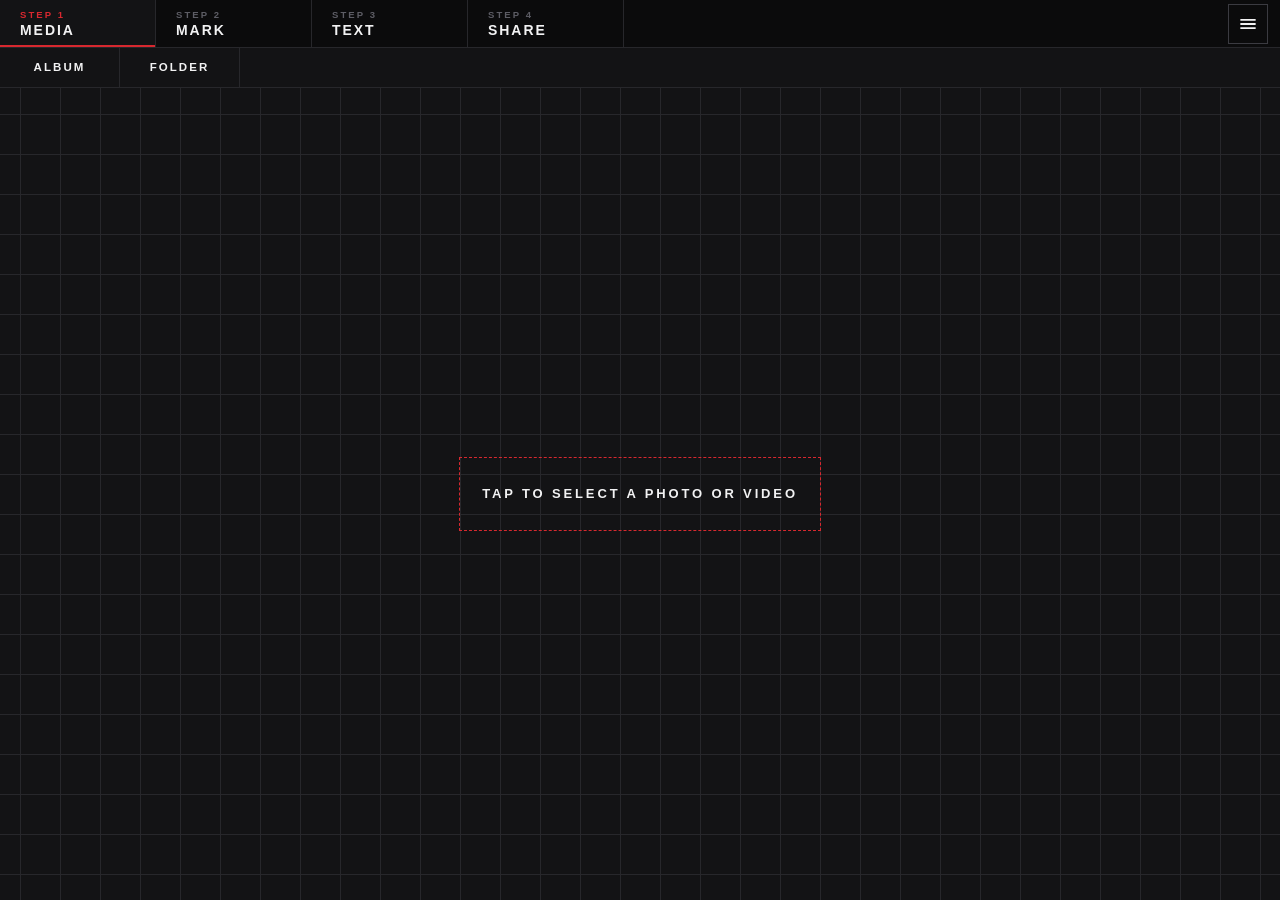
<file: PE.html>
<!DOCTYPE html>
<html lang="en">
<head>
<meta charset="UTF-8">
<!--HUB2:KIT:BEGIN-->
<style id="hub2-kit">
/* ══════════════════════════════════════════════════════════════
   HUB 2.0 KIT — shared design tokens + base chrome
   Source of truth: kit/hub2-kit.css  →  injected by tools/sync-kit.js
   Language: racing red · zero radius · condensed caps · hairline rules
   ══════════════════════════════════════════════════════════════ */
:root{
  /* surfaces (dark default — RACING) */
  --h2-bg:#0b0b0c;
  --h2-surface:#131315;
  --h2-surface-2:#1a1a1d;
  --h2-surface-3:#232327;
  --h2-line:#27272b;
  --h2-line-strong:#3b3b41;
  /* ink */
  --h2-fg:#f2f2f3;
  --h2-fg-dim:#9b9ba2;
  --h2-fg-mute:#5d5d65;
  /* signal */
  --h2-accent:#d7282f;
  --h2-accent-hover:#ea3a41;
  --h2-accent-fg:#ffffff;
  --h2-accent-soft:rgba(215,40,47,.14);
  --h2-ok:#2fb86e;
  --h2-warn:#e9a23b;
  --h2-info:#3d8bfd;
  --h2-shadow:0 18px 50px rgba(0,0,0,.45);
  --h2-backdrop:rgba(0,0,0,.62);
  /* type */
  --h2-font:'Bahnschrift','Bahnschrift SemiCondensed','DIN Alternate','Roboto Condensed','Barlow Condensed','Arial Narrow','Microsoft JhengHei','PingFang TC','Noto Sans TC',sans-serif;
  --h2-mono:'Cascadia Mono','JetBrains Mono','Roboto Mono',Consolas,'Microsoft JhengHei',monospace;
  --h2-track:.08em;
  --h2-track-label:.16em;
  --h2-fs:13px;
  --h2-fs-sm:11px;
  --h2-fs-xs:10px;
  /* metrics */
  --h2-ctl:30px;
  --h2-ctl-sm:24px;
  --h2-bar:48px;
  --h2-gap:12px;
  --h2-ease:cubic-bezier(.2,.7,.2,1);
  /* section-label marker: background:var(--h2-mark) 12px 50%/3px 11px no-repeat */
  --h2-mark:linear-gradient(var(--h2-accent),var(--h2-accent));
  color-scheme:dark;
}
:root[data-h2-theme="light"]{
  --h2-bg:#ffffff;
  --h2-surface:#f6f6f7;
  --h2-surface-2:#ededef;
  --h2-surface-3:#e3e3e6;
  --h2-line:#dadade;
  --h2-line-strong:#b3b3ba;
  --h2-fg:#0b0b0c;
  --h2-fg-dim:#5e5e67;
  --h2-fg-mute:#9b9ba4;
  --h2-accent-soft:rgba(215,40,47,.10);
  --h2-shadow:0 18px 50px rgba(0,0,0,.16);
  --h2-backdrop:rgba(10,10,12,.38);
  color-scheme:light;
}

/* ── base chrome (low-specificity, safe for tool content) ── */
:where(html){-webkit-text-size-adjust:100%}
::selection{background:var(--h2-accent);color:var(--h2-accent-fg)}
:where(*){scrollbar-width:thin;scrollbar-color:var(--h2-line-strong) transparent}
::-webkit-scrollbar{width:10px;height:10px}
::-webkit-scrollbar-track{background:transparent}
::-webkit-scrollbar-thumb{background:var(--h2-line-strong);border:3px solid transparent;background-clip:padding-box}
::-webkit-scrollbar-thumb:hover{background:var(--h2-fg-mute);background-clip:padding-box;border:3px solid transparent}
::-webkit-scrollbar-corner{background:transparent}
:where(button,[role="button"],a,input,select,textarea,summary):focus-visible{outline:1px solid var(--h2-accent);outline-offset:1px}
:where(input[type="checkbox"],input[type="radio"]){accent-color:var(--h2-accent)}

/* range — thin rail, square accent thumb */
:where(input[type="range"]){-webkit-appearance:none;appearance:none;background:transparent;height:18px;cursor:pointer;accent-color:var(--h2-accent)}
:where(input[type="range"])::-webkit-slider-runnable-track{height:2px;background:var(--h2-line-strong)}
:where(input[type="range"])::-moz-range-track{height:2px;background:var(--h2-line-strong)}
:where(input[type="range"])::-webkit-slider-thumb{-webkit-appearance:none;width:10px;height:14px;margin-top:-6px;background:var(--h2-accent);border:0;border-radius:0}
:where(input[type="range"])::-moz-range-thumb{width:10px;height:14px;background:var(--h2-accent);border:0;border-radius:0}
:where(input[type="range"]):hover::-webkit-slider-thumb{background:var(--h2-accent-hover)}

/* ── reusable components (opt-in classes) ── */
.h2-btn{
  display:inline-flex;align-items:center;justify-content:center;gap:6px;
  height:var(--h2-ctl);padding:0 12px;
  font:600 var(--h2-fs-sm)/1 var(--h2-font);letter-spacing:var(--h2-track);text-transform:uppercase;
  color:var(--h2-fg);background:transparent;border:1px solid var(--h2-line-strong);border-radius:0;
  cursor:pointer;white-space:nowrap;transition:background .15s,border-color .15s,color .15s;
}
.h2-btn:hover{border-color:var(--h2-fg-dim);background:var(--h2-surface-2)}
.h2-btn:disabled{opacity:.38;cursor:not-allowed}
.h2-btn--primary{background:var(--h2-accent);border-color:var(--h2-accent);color:var(--h2-accent-fg)}
.h2-btn--primary:hover{background:var(--h2-accent-hover);border-color:var(--h2-accent-hover)}
.h2-btn--ghost{border-color:transparent;color:var(--h2-fg-dim)}
.h2-btn--ghost:hover{color:var(--h2-fg);background:var(--h2-surface-2);border-color:transparent}
.h2-btn--sm{height:var(--h2-ctl-sm);padding:0 9px;font-size:var(--h2-fs-xs)}
.h2-label{font:600 var(--h2-fs-xs)/1.2 var(--h2-font);letter-spacing:var(--h2-track-label);text-transform:uppercase;color:var(--h2-fg-dim)}
.h2-field{height:var(--h2-ctl);padding:0 10px;font:var(--h2-fs)/1 var(--h2-font);color:var(--h2-fg);background:var(--h2-surface-2);border:1px solid var(--h2-line);border-radius:0}
.h2-field:focus{border-color:var(--h2-accent);outline:none}

/* toast shared by bridge */
#h2-toast{position:fixed;left:50%;bottom:22px;transform:translate(-50%,16px);z-index:2147483000;
  padding:10px 16px;background:var(--h2-fg);color:var(--h2-bg);font:600 11px/1 var(--h2-font);letter-spacing:.14em;text-transform:uppercase;
  opacity:0;pointer-events:none;transition:opacity .2s,transform .25s var(--h2-ease);box-shadow:var(--h2-shadow)}
#h2-toast.show{opacity:1;transform:translate(-50%,0)}
@media (prefers-reduced-motion:reduce){*{transition-duration:0s!important;animation-duration:0s!important}}

/* ── tool hamburgers — drawn exactly like the hub's (40 px square, 18 px three-bar icon, accent on hover) ── */
:is(.menu-btn,.hamburger-inline,#menuBtn,.trm-burger-btn,.tool-trm .trm-hamburger){
  width:40px!important;height:40px!important;min-width:40px!important;flex:0 0 40px!important;padding:0!important;gap:0!important;
  display:inline-flex!important;align-items:center!important;justify-content:center!important;
  border:1px solid var(--h2-line-strong)!important;border-radius:0!important;background:transparent!important;color:var(--h2-fg)!important;
  cursor:pointer;transition:background .12s,border-color .12s,color .12s!important}
#menuBtn{background:var(--h2-bg)!important}
:is(.menu-btn,.hamburger-inline,#menuBtn,.trm-burger-btn,.tool-trm .trm-hamburger) > span{display:none!important}
:is(.menu-btn,.hamburger-inline,#menuBtn,.trm-burger-btn,.tool-trm .trm-hamburger)::before{content:"";width:18px;height:18px;flex:0 0 18px;background:currentColor;
  -webkit-mask:url("data:image/svg+xml,%3Csvg xmlns='http://www.w3.org/2000/svg' viewBox='0 0 24 24' fill='none' stroke='%23000' stroke-width='2.4' stroke-linecap='square'%3E%3Cpath d='M3 6.5h18M3 12h18M3 17.5h18'/%3E%3C/svg%3E") center/18px 18px no-repeat;
          mask:url("data:image/svg+xml,%3Csvg xmlns='http://www.w3.org/2000/svg' viewBox='0 0 24 24' fill='none' stroke='%23000' stroke-width='2.4' stroke-linecap='square'%3E%3Cpath d='M3 6.5h18M3 12h18M3 17.5h18'/%3E%3C/svg%3E") center/18px 18px no-repeat}
:is(.menu-btn,.hamburger-inline,#menuBtn,.trm-burger-btn,.tool-trm .trm-hamburger):is(:hover,.active,.open,[aria-expanded="true"]){
  background:var(--h2-accent)!important;border-color:var(--h2-accent)!important;color:var(--h2-accent-fg)!important}
</style>
<script id="hub2-bridge">
/* ══════════════════════════════════════════════════════════════
   HUB 2.0 BRIDGE — runs inside every tool
   · theme sync     hub → tool  (postMessage 'hub2:theme' + localStorage)
   · open file      hub → tool  ('hub2:open'  → tool's own <input type=file>)
   · save exports   tool → hub  ('hub2:save'  ← any <a download> click)
   Source of truth: kit/hub2-bridge.js → injected by tools/sync-kit.js
   ══════════════════════════════════════════════════════════════ */
(function(){
  if (window.__HUB2_BRIDGE__) return;
  var H = window.__HUB2_BRIDGE__ = { lib:{connected:false, saveExports:false}, inHub:false };
  H.version = '2.0.4';
  var root = document.documentElement;
  var TOOL = (location.pathname.split('/').pop() || '').replace(/\.html?$/i,'');
  var THEME_KEY = 'hub2_theme_v1';
  try { H.inHub = window.parent && window.parent !== window; } catch(e){ H.inHub = true; }
  if (H.inHub) root.setAttribute('data-h2-embedded','');

  /* ── THEME ─────────────────────────────────────────── */
  var VAR_MAP = { bg:'bg', surface:'surface', 'surface-2':'surface-2', hover:'surface-3', border:'line',
    'border-strong':'line-strong', text:'fg', 'text-dim':'fg-dim', 'text-mute':'fg-mute', accent:'accent', 'accent-text':'accent-fg' };
  function applyTheme(t){
    if (!t) return;
    root.setAttribute('data-h2-theme', t.theme === 'light' ? 'light' : 'dark');
    var v = t.vars || {};
    Object.keys(VAR_MAP).forEach(function(k){
      if (v[k]) root.style.setProperty('--h2-' + VAR_MAP[k], v[k]);
      else root.style.removeProperty('--h2-' + VAR_MAP[k]);
    });
    if (v.accent){
      root.style.setProperty('--h2-accent-hover', 'color-mix(in srgb, ' + v.accent + ' 82%, #fff)');
      root.style.setProperty('--h2-accent-soft', 'color-mix(in srgb, ' + v.accent + ' 14%, transparent)');
    } else { root.style.removeProperty('--h2-accent-hover'); root.style.removeProperty('--h2-accent-soft'); }
    if (t.font) root.style.setProperty('--h2-font', t.font); else root.style.removeProperty('--h2-font');
    try { window.dispatchEvent(new CustomEvent('hub2:theme', { detail: t })); } catch(e){}
  }
  try { var saved = JSON.parse(localStorage.getItem(THEME_KEY) || 'null'); if (saved) applyTheme(saved); } catch(e){}
  if (!root.hasAttribute('data-h2-theme')) root.setAttribute('data-h2-theme','dark');

  /* ── TOAST ─────────────────────────────────────────── */
  function toast(msg){
    var el = document.getElementById('h2-toast');
    if (!el){ el = document.createElement('div'); el.id = 'h2-toast'; el.setAttribute('role','status'); (document.body||root).appendChild(el); }
    el.textContent = msg; el.classList.add('show');
    clearTimeout(toast._t); toast._t = setTimeout(function(){ el.classList.remove('show'); }, 2400);
  }
  H.toast = toast;

  /* ── OPEN FILE ─────────────────────────────────────── */
  function extOf(n){ var m = /\.([a-z0-9]+)$/i.exec(n||''); return m ? m[1].toLowerCase() : ''; }
  function accepts(input, file){
    var acc = (input.getAttribute('accept') || '').toLowerCase().split(',').map(function(s){ return s.trim(); }).filter(Boolean);
    if (!acc.length) return true;
    var ext = '.' + extOf(file.name), type = (file.type || '').toLowerCase();
    return acc.some(function(a){
      if (a[0] === '.') return a === ext;
      if (/\/\*$/.test(a)) return type.indexOf(a.slice(0,-1)) === 0;
      return a === type;
    });
  }
  function pickInput(file){
    var all = [].slice.call(document.querySelectorAll('input[type="file"]'));
    var ext = extOf(file.name);
    /* explicit routing: data-hub2-open="csv svg" */
    var tagged = all.filter(function(i){ var t = (i.getAttribute('data-hub2-open')||'').toLowerCase().split(/\s+/); return t.indexOf(ext) >= 0; });
    if (tagged.length) return tagged[0];
    var ok = all.filter(function(i){ return !i.hasAttribute('data-hub2-skip') && !i.hasAttribute('capture') && accepts(i, file); });
    /* prefer an input that lives in the part of the tool currently on screen (e.g. the active document tab) */
    function shown(i){ var p = i.parentElement; return !!(p && p.getClientRects && p.getClientRects().length); }
    var vis = ok.filter(shown);
    return vis[0] || ok[0] || null;
  }
  H.openFile = function(file){
    if (typeof window.HUB2_OPEN === 'function'){ var r = window.HUB2_OPEN(file); if (r !== false) return true; }
    var input = pickInput(file);
    if (!input) return false;
    var dt = new DataTransfer(); dt.items.add(file);
    input.files = dt.files;
    input.dispatchEvent(new Event('input', { bubbles:true }));
    input.dispatchEvent(new Event('change', { bubbles:true }));
    return true;
  };

  /* ── SAVE EXPORTS → LIBRARY ────────────────────────── */
  var blobs = new Map();
  if (typeof URL.createObjectURL === 'function'){
    var _create = URL.createObjectURL.bind(URL);
    URL.createObjectURL = function(obj){
      var u = _create(obj);
      if (obj instanceof Blob){ blobs.set(u, obj); setTimeout(function(){ blobs.delete(u); }, 120000); }
      return u;
    };
  }
  function dataUrlToBlob(u){
    var m = /^data:([^;,]*)(;base64)?,(.*)$/s.exec(u); if (!m) return null;
    var raw = m[2] ? atob(m[3]) : decodeURIComponent(m[3]);
    var a = new Uint8Array(raw.length); for (var i=0;i<raw.length;i++) a[i] = raw.charCodeAt(i) & 255;
    return new Blob([a], { type: m[1] || 'application/octet-stream' });
  }
  function captureDownload(a){
    var forced = H.force && Date.now() - H.force < 60000;   /* hub asked for SAVE / SAVE COPY */
    if (!H.inHub || !H.lib.connected || !(H.lib.saveExports || forced)) return false;
    var name = a.getAttribute('download'); if (name == null) return false;
    var href = a.href || '';
    var blob = blobs.get(href) || (href.indexOf('data:') === 0 ? dataUrlToBlob(href) : null);
    if (!blob) return false;
    if (!name) name = 'export';
    window.parent.postMessage({ type:'hub2:save', tool:TOOL, name:name, blob:blob }, '*');
    H.force = 0;
    return true;
  }
  var _click = HTMLAnchorElement.prototype.click;
  HTMLAnchorElement.prototype.click = function(){ if (captureDownload(this)) return; return _click.apply(this, arguments); };
  document.addEventListener('click', function(e){
    var a = e.target && e.target.closest ? e.target.closest('a[download]') : null;
    if (a && captureDownload(a)) e.preventDefault();
  }, true);

  /* ── MESSAGES ──────────────────────────────────────── */
  window.addEventListener('message', function(e){
    var d = e.data; if (!d || typeof d.type !== 'string' || d.type.indexOf('hub2:') !== 0) return;
    if (d.type === 'hub2:theme') applyTheme(d.theme);
    else if (d.type === 'hub2:lib') H.lib = { connected: !!d.connected, saveExports: !!d.saveExports };
    else if (d.type === 'hub2:open' && d.file){
      var ok = false; try { ok = H.openFile(d.file); } catch(err){ ok = false; }
      if (ok) toast('OPENED  ·  ' + d.file.name);
      if (e.source) e.source.postMessage({ type: ok ? 'hub2:opened' : 'hub2:open-failed', tool:TOOL, name:d.file.name, id:d.id }, '*');
    }
    else if (d.type === 'hub2:saved') toast('SAVED TO LIBRARY  ·  ' + d.name);
    else if (d.type === 'hub2:save-request'){
      var ok2 = false;
      H.force = Date.now();
      try { ok2 = typeof window.HUB2_SAVE === 'function' && window.HUB2_SAVE(d.ext) !== false; } catch(err){ ok2 = false; }
      if (!ok2) H.force = 0;
      if (e.source) e.source.postMessage({ type: ok2 ? 'hub2:save-started' : 'hub2:save-unsupported', tool:TOOL, ext:d.ext }, '*');
    }
  });
  /* Ctrl+K / ⌘K inside a tool opens the hub's command palette */
  if (H.inHub) window.addEventListener('keydown', function(e){
    if ((e.ctrlKey || e.metaKey) && !e.altKey && !e.shiftKey && (e.key||'').toLowerCase() === 'k'){
      e.preventDefault(); e.stopPropagation();
      window.parent.postMessage({ type:'hub2:palette', tool:TOOL }, '*');
    }
  }, true);
  function ready(){ if (H.inHub) window.parent.postMessage({ type:'hub2:ready', tool:TOOL, saves: (window.HUB2_SAVES || []).slice() }, '*'); }
  if (document.readyState === 'complete') setTimeout(ready, 0); else window.addEventListener('load', function(){ setTimeout(ready, 30); });
})();
</script>
<!--HUB2:KIT:END-->
<meta name="viewport" content="width=device-width, initial-scale=1.0, maximum-scale=1.0, user-scalable=no, viewport-fit=cover">
<meta name="apple-mobile-web-app-capable" content="yes">
<meta name="mobile-web-app-capable" content="yes">
<meta name="theme-color" content="#000000">
<title>PROJECT-PE</title>
<style>
  :root{
    --bg:#ffffff; --fg:#000000; --border:#000000;
    --panel:#f4f4f4; --muted:#555555; --select:#d40000;
    --accent:#d7282f; --accent-fg:#ffffff;
  }
  [data-theme="dark"]{
    --bg:#000000; --fg:#ffffff; --border:#3a3a3a;
    --panel:#0a0a0a; --muted:#888888; --select:#d7282f;
    --accent:#d7282f; --accent-fg:#ffffff;
  }
  *{box-sizing:border-box;margin:0;padding:0;border-radius:0;}
  *,*::before,*::after{box-shadow:none!important;}
  html,body{
    height:100%;width:100%;overflow:hidden;
    overscroll-behavior:none;
    -webkit-text-size-adjust:100%;
    -webkit-tap-highlight-color:transparent;
  }
  body{
    background:var(--bg);color:var(--fg);
    font-family:-apple-system,BlinkMacSystemFont,"Helvetica Neue","Segoe UI","PingFang TC","Microsoft JhengHei",Arial,sans-serif;
    font-size:18px;line-height:1.3;
    display:flex;flex-direction:column;height:100dvh;
    -webkit-font-smoothing:antialiased;
  }
  button,input,textarea,select,label{font:inherit;color:inherit;}
  button{cursor:pointer;}

  /* TOPBAR */
  .topbar{flex:0 0 auto;position:relative;background:var(--bg);}
  .strip{display:flex;border-bottom:1px solid var(--border);align-items:stretch;}
  .strip.strip0{height:54px;align-items:center;padding-right:4px;}
  .strip.strip1{height:42px;}
  .strip > .cell{
    flex:1 1 0;min-width:0;
    border:none;border-right:1px solid var(--border);
    background:var(--bg);color:var(--fg);
    font-size:18px;font-weight:700;letter-spacing:.4px;
    display:flex;align-items:center;justify-content:center;text-align:center;
    white-space:nowrap;overflow:hidden;text-overflow:ellipsis;
    cursor:pointer;font-family:inherit;
    user-select:none;-webkit-user-select:none;
    padding:0 6px;height:100%;
  }
  /* Strip 0 cells: 2-line "STEP N / NAME" layout */
  .strip0 > .cell{
    flex-direction:column;
    line-height:1;
    padding:4px 4px;
    gap:2px;
  }
  .strip0 > .cell small{
    font-size:11px;font-weight:500;letter-spacing:1.2px;opacity:.65;
  }
  .strip0 > .cell strong{
    font-size:17px;font-weight:800;letter-spacing:.3px;
  }
  .strip0 > .cell.active{background:var(--accent);color:var(--accent-fg);}
  .strip0 > .cell.active small{opacity:1;}
  .strip1 > .cell{background:var(--panel);font-weight:600;}
  .strip1 > .cell.primary,
  .strip1 > .cell.active{background:var(--accent);color:var(--accent-fg);}
  /* STRIP 2 — inline text editor */
  .strip.strip2{height:46px;background:var(--panel);}
  .strip.strip2.hidden{display:none;}
  .strip2 > .ctrl{
    flex:0 0 auto;border:none;border-right:1px solid var(--border);
    background:transparent;color:var(--fg);
    padding:0 6px;font-family:inherit;
    display:flex;align-items:center;justify-content:center;
    height:100%;cursor:pointer;
  }
  .strip2 > .ctrl:last-child{border-right:none;}
  .strip2 > .txt-edit{
    flex:1 1 0;min-width:0;
    padding:0 12px;font-size:20px;font-weight:600;
    text-align:left;cursor:text;outline:none;
  }
  .strip2 > .color-edit{
    flex:0 0 50px;width:50px;padding:6px;
  }
  .strip2 > .size-edit{
    flex:0 0 44px;font-size:20px;font-weight:800;letter-spacing:.5px;
  }
  .strip2 > .label-edit{
    flex:0 0 auto;padding:0 12px;font-size:15px;font-weight:700;
    letter-spacing:.5px;color:var(--muted);
  }
  .strip2 > .val-edit{
    flex:0 0 56px;padding:0 8px;font-size:17px;font-weight:700;
    color:var(--fg);justify-content:flex-end;
  }
  .strip2 > .range-edit{
    flex:1 1 0;padding:0 12px;height:100%;
    -webkit-appearance:none;appearance:none;background:transparent;
  }
  .strip2 > .range-edit::-webkit-slider-runnable-track{
    height:3px;background:var(--border);
  }
  .strip2 > .range-edit::-moz-range-track{
    height:3px;background:var(--border);
  }
  .strip2 > .range-edit::-webkit-slider-thumb{
    -webkit-appearance:none;appearance:none;
    width:24px;height:24px;margin-top:-11px;
    background:var(--accent);border:1px solid var(--border);cursor:pointer;
  }
  .strip2 > .range-edit::-moz-range-thumb{
    width:24px;height:24px;
    background:var(--accent);border:1px solid var(--border);cursor:pointer;
  }
  .strip2 > .ctrl:disabled{opacity:.4;}
  .strip > .cell:disabled,
  .strip > .cell.is-disabled{opacity:.35;pointer-events:none;}
  .strip > .cell:last-child{border-right:none;}
  /* HAMBURGER — small 1:1 square, separated from others */
  .menu-btn{
    flex:0 0 34px;width:34px;height:34px;
    align-self:center;
    border:1px solid var(--border);
    background:var(--bg);color:var(--fg);
    display:flex;flex-direction:column;justify-content:center;align-items:center;gap:4px;
    padding:0;cursor:pointer;
    margin-left:8px;
  }
  .menu-btn span{display:block;width:18px;height:2px;background:var(--fg);}
  .menu-panel{
    position:absolute;top:54px;right:0;
    width:300px;max-width:92vw;
    background:var(--bg);border:1px solid var(--border);border-top:none;
    z-index:60;display:none;max-height:80dvh;overflow-y:auto;
  }
  .menu-panel.open{display:block;}
  .menu-row{
    padding:14px;border-bottom:1px solid var(--border);
    display:flex;align-items:center;justify-content:space-between;gap:8px;
  }
  .menu-row:last-child{border-bottom:none;}
  .menu-label{font-size:20px;font-weight:600;}
  .toggle-group{display:flex;}
  .toggle-group button{
    border:1px solid var(--border);background:var(--bg);color:var(--fg);
    padding:10px 16px;font-size:18px;border-right:none;min-width:60px;font-weight:700;
  }
  .toggle-group button:last-child{border-right:1px solid var(--border);}
  .toggle-group button.active{background:var(--accent);color:var(--accent-fg);}
  .menu-row .full-btn{
    display:block;width:100%;
    border:1px solid var(--border);background:var(--bg);color:var(--fg);
    padding:14px;font-size:20px;text-align:center;font-weight:700;
    cursor:pointer;box-sizing:border-box;
  }
  .menu-row.stack{flex-direction:column;align-items:stretch;}
  .lib-list{display:flex;flex-wrap:wrap;gap:6px;margin-top:8px;}
  .lib-thumb{
    width:54px;height:54px;border:1px solid var(--border);background:var(--panel);
    background-size:contain;background-position:center;background-repeat:no-repeat;position:relative;
  }
  .lib-thumb .x{
    position:absolute;top:0;right:0;width:20px;height:20px;
    background:var(--bg);color:var(--fg);border:1px solid var(--border);
    font-size:15px;line-height:18px;text-align:center;padding:0;
  }
  .lib-empty{font-size:16px;color:var(--muted);padding:6px 0 0;}

  .hidden-input{
    position:absolute;left:-99999px;top:0;
    width:1px;height:1px;opacity:0;pointer-events:none;
  }

  /* STAGE */
  .stage{flex:1 1 auto;position:relative;overflow:hidden;background:var(--panel);min-height:0;}
  .canvas{
    position:absolute;top:50%;left:50%;
    transform:translate(-50%,-50%);
    background:#ffffff;overflow:hidden;touch-action:none;
  }
  .canvas img.bg{width:100%;height:100%;object-fit:contain;display:block;pointer-events:none;}
  .item{position:absolute;border:1px dashed transparent;touch-action:none;user-select:none;-webkit-user-select:none;
    transition:opacity .45s ease-in-out;
  }
  .item.step1-hidden{opacity:0;pointer-events:none;}
  .item.selected{border-color:var(--select);}
  .item img{width:100%;height:100%;display:block;pointer-events:none;}
  .item img.cover{object-fit:cover;}
  .item .text-content{
    width:100%;height:100%;
    display:flex;align-items:center;justify-content:center;
    text-align:center;word-break:break-word;overflow:hidden;
    padding:2px;pointer-events:none;line-height:1.1;
  }
  .item .handle{
    position:absolute;width:20px;height:20px;
    background:var(--bg);border:2px solid var(--select);display:none;
  }
  .item.selected .handle{display:block;}
  .item .h-br{bottom:-10px;right:-10px;cursor:nwse-resize;}
  .item .h-del{
    top:-10px;right:-10px;background:var(--select);border-color:var(--select);color:#fff;
    font-size:15px;line-height:16px;text-align:center;font-weight:700;
  }

  /* EMPTY STATE — tappable label + animated hint */
  .empty{
    position:absolute;inset:0;
    display:flex;align-items:center;justify-content:center;text-align:center;
    padding:24px;color:var(--fg);
    font-size:24px;font-weight:700;letter-spacing:.5px;
    cursor:pointer;
    animation:tap-hint 1.8s ease-in-out infinite;
  }
  .empty::after{
    content:"";position:absolute;
    top:50%;left:50%;transform:translate(-50%,-50%);
    width:85%;max-width:391px;height:90px;
    border:2px dashed var(--accent);
    pointer-events:none;
    animation:tap-hint-frame 1.8s ease-in-out infinite;
  }
  @keyframes tap-hint{
    0%,100%{opacity:.65;}
    50%{opacity:1;}
  }
  @keyframes tap-hint-frame{
    0%,100%{transform:translate(-50%,-50%) scale(1);opacity:.55;}
    50%    {transform:translate(-50%,-50%) scale(1.04);opacity:1;}
  }

  /* THUMBS */
  .thumbs{
    flex:0 0 auto;height:56px;border-top:1px solid var(--border);
    display:flex;overflow-x:auto;padding:5px;gap:5px;background:var(--bg);
  }
  .thumbs.hidden{display:none;}
  .thumb{
    height:46px;width:46px;border:1px solid var(--border);
    object-fit:cover;flex:0 0 auto;background:var(--panel);
  }
  .thumb.active{outline:2px solid var(--accent);outline-offset:-2px;}

  /* MODAL */
  .modal{
    position:fixed;inset:0;background:rgba(0,0,0,.55);
    display:none;align-items:center;justify-content:center;
    z-index:200;padding:14px;
  }
  .modal.open{display:flex;}
  .modal-box{
    background:var(--bg);color:var(--fg);border:1px solid var(--border);
    width:100%;max-width:400px;max-height:90dvh;overflow-y:auto;
  }
  .modal-head{padding:16px;border-bottom:1px solid var(--border);font-size:20px;font-weight:700;letter-spacing:1px;}
  .modal-body{padding:16px;display:flex;flex-direction:column;gap:14px;}
  .field label{display:block;font-size:18px;font-weight:600;margin-bottom:6px;}
  .field textarea,.field input[type="text"]{
    width:100%;border:1px solid var(--border);background:var(--bg);color:var(--fg);
    padding:12px;font-size:20px;
  }
  .field textarea{min-height:72px;resize:vertical;}
  .row2{display:grid;grid-template-columns:1fr 1fr;gap:10px;}
  .field input[type="color"]{width:100%;height:44px;border:1px solid var(--border);background:var(--bg);padding:2px;}
  .field input[type="range"]{width:100%;}
  .modal-foot{padding:16px;border-top:1px solid var(--border);display:flex;gap:8px;justify-content:flex-end;}
  .modal-foot button{
    border:1px solid var(--border);background:var(--bg);color:var(--fg);
    padding:12px 20px;font-weight:700;font-size:19px;letter-spacing:.5px;
  }
  .modal-foot button.primary{background:var(--accent);color:var(--accent-fg);}

  .pick-grid{display:grid;grid-template-columns:repeat(3,1fr);gap:8px;}
  .pick-grid button{
    aspect-ratio:1/1;border:1px solid var(--border);background:var(--panel);
    background-size:contain;background-position:center;background-repeat:no-repeat;padding:0;
  }

  .toast{
    position:fixed;left:50%;bottom:60px;transform:translateX(-50%);
    background:var(--accent);color:var(--accent-fg);padding:12px 18px;font-size:18px;
    border:1px solid var(--border);z-index:300;opacity:0;transition:opacity .2s;pointer-events:none;
    font-weight:700;letter-spacing:.5px;
  }
  .toast.show{opacity:1;}

  /* VIDEO THUMB BADGE */
  .thumb-wrap{position:relative;flex:0 0 auto;}
  .thumb-wrap .vbadge{
    position:absolute;left:50%;top:50%;transform:translate(-50%,-50%);
    width:18px;height:18px;border-radius:50%;
    background:rgba(0,0,0,.55);
    display:flex;align-items:center;justify-content:center;
    pointer-events:none;
  }
  .thumb-wrap .vbadge::after{
    content:"";width:0;height:0;
    border-left:7px solid #fff;
    border-top:5px solid transparent;border-bottom:5px solid transparent;
    margin-left:2px;
  }

  /* ENCODING OVERLAY (during video export) */
  .enc-overlay{
    position:fixed;inset:0;background:rgba(0,0,0,.75);
    display:none;align-items:center;justify-content:center;flex-direction:column;
    z-index:400;color:#fff;gap:18px;
  }
  .enc-overlay.show{display:flex;}
  .enc-overlay .spinner{
    width:42px;height:42px;border:3px solid rgba(255,255,255,.25);
    border-top-color:var(--accent);border-radius:50%;
    animation:enc-spin 0.9s linear infinite;
  }
  .enc-overlay .label{
    font-size:18px;font-weight:700;letter-spacing:.6px;
  }
  .enc-overlay .bar{
    width:220px;height:6px;background:rgba(255,255,255,.2);overflow:hidden;
  }
  .enc-overlay .bar > i{
    display:block;height:100%;width:0%;background:var(--accent);transition:width .15s linear;
  }
  @keyframes enc-spin{to{transform:rotate(360deg);}}
</style>
<style id="hub2-skin">
/*HUB2:SKIN — tool chrome mapped onto HUB 2.0 tokens. Source: skins/PE.css*/
:root,[data-theme="dark"],[data-theme="light"]{
  --bg:var(--h2-bg); --fg:var(--h2-fg); --border:var(--h2-line);
  --panel:var(--h2-surface); --muted:var(--h2-fg-dim); --select:var(--h2-accent);
  --accent:var(--h2-accent); --accent-fg:var(--h2-accent-fg);
}
body{font-family:var(--h2-font)}
/* step bar */
.strip{border-bottom-color:var(--h2-line)}
.strip > .cell{border-right-color:var(--h2-line);letter-spacing:.12em;text-transform:uppercase}
.strip.strip0{height:56px;background:var(--h2-bg)}
.strip0 > .cell{position:relative;align-items:flex-start;padding:0 18px;gap:4px;transition:background .15s,color .15s}
.strip0 > .cell small{font-size:10px;font-weight:700;letter-spacing:.22em;opacity:1;color:var(--h2-fg-mute)}
.strip0 > .cell strong{font-size:16px;font-weight:700;letter-spacing:.14em}
.strip0 > .cell:hover{background:var(--h2-surface)}
.strip0 > .cell.active{background:var(--h2-surface);color:var(--h2-fg)}
.strip0 > .cell.active::after{content:"";position:absolute;left:0;right:0;bottom:-1px;height:3px;background:var(--h2-accent)}
.strip0 > .cell.active small{color:var(--h2-accent)}
.strip.strip1{height:44px}
.strip1 > .cell{background:var(--h2-surface);font-size:13px;font-weight:700;letter-spacing:.18em}
.strip1 > .cell:hover{background:var(--h2-surface-2)}
.strip1 > .cell.primary,.strip1 > .cell.active{background:var(--h2-accent);color:var(--h2-accent-fg)}
.strip.strip2{background:var(--h2-surface)}
.strip2 > .ctrl{border-right-color:var(--h2-line)}
.strip2 > .txt-edit{font-size:16px}
.strip2 > .label-edit{font-size:11px;letter-spacing:.2em;text-transform:uppercase}
.strip2 > .val-edit,.strip2 > .size-edit{font-family:var(--h2-mono);font-size:14px}
.strip2 > .range-edit::-webkit-slider-runnable-track{height:2px;background:var(--h2-line-strong)}
.strip2 > .range-edit::-webkit-slider-thumb{width:12px;height:20px;margin-top:-9px;border:0}
.strip2 > .range-edit::-moz-range-thumb{width:12px;height:20px;border:0}
.menu-btn{margin:0 8px}
.menu-panel{top:56px;border-color:var(--h2-line-strong);border-top:3px solid var(--h2-accent);box-shadow:var(--h2-shadow)!important}
.menu-row{border-bottom-color:var(--h2-line)}
.menu-label{font-size:12px;font-weight:700;letter-spacing:.2em;text-transform:uppercase;color:var(--h2-fg-dim)}
.toggle-group button{font-size:12px;letter-spacing:.16em;padding:8px 12px;border-color:var(--h2-line-strong)}
.toggle-group button:last-child{border-right-color:var(--h2-line-strong)}
.menu-row .full-btn{font-size:12px;letter-spacing:.18em;text-transform:uppercase;padding:12px;border-color:var(--h2-line-strong)}
.menu-row .full-btn:hover{background:var(--h2-surface-2)}
.lib-thumb,.thumb{border-color:var(--h2-line-strong)}
/* stage */
.stage{background:var(--h2-surface);
  background-image:linear-gradient(var(--h2-line) 1px,transparent 1px),linear-gradient(90deg,var(--h2-line) 1px,transparent 1px);
  background-size:40px 40px;background-position:center center}
.empty{font-size:15px;letter-spacing:.22em;text-transform:uppercase;color:var(--h2-fg);animation:none;opacity:1}
.empty::after{height:84px;border:1px dashed var(--h2-accent);animation:none;opacity:1}
.thumbs{background:var(--h2-bg);border-top-color:var(--h2-line)}
/* modals */
.modal{background:var(--h2-backdrop)}
.modal-box{border-color:var(--h2-line-strong);border-top:3px solid var(--h2-accent)}
.modal-head{font-size:14px;letter-spacing:.2em;text-transform:uppercase}
.field label{font-size:11px;font-weight:700;letter-spacing:.18em;text-transform:uppercase;color:var(--h2-fg-dim)}
.field textarea,.field input[type="text"]{font-size:16px;background:var(--h2-surface);border-color:var(--h2-line-strong)}
.field textarea:focus,.field input[type="text"]:focus{border-color:var(--h2-accent);outline:0}
.modal-foot button{font-size:12px;letter-spacing:.18em;text-transform:uppercase;padding:10px 18px;border-color:var(--h2-line-strong)}
.modal-foot button.primary{border-color:var(--h2-accent)}
.toast{background:var(--h2-fg);color:var(--h2-bg);border:0;font-size:11px;letter-spacing:.16em;text-transform:uppercase;padding:10px 16px}
.enc-overlay{background:var(--h2-backdrop);color:var(--h2-fg)}
.enc-overlay .spinner{border-radius:0;border-color:var(--h2-line-strong);border-top-color:var(--h2-accent)}
.enc-overlay .label{font-size:12px;letter-spacing:.22em;text-transform:uppercase}
.enc-overlay .bar{height:2px;background:var(--h2-line-strong)}
@media (max-width:640px){
  .strip0 > .cell{padding:0 8px;align-items:center}
  .strip0 > .cell strong{font-size:14px;letter-spacing:.08em}
  .strip1 > .cell{font-size:12px;letter-spacing:.1em}
}
/* ── desktop density (mouse + wide screen): compact toolbars, phone layout untouched ── */
@media (min-width:900px) and (pointer:fine){
  body{font-size:14px}
  .strip.strip0{height:48px}
  .strip0 > .cell{flex:0 0 auto;min-width:156px;padding:0 20px}
  .strip0 > .cell strong{font-size:14px}
  .strip0 > .cell small{font-size:9.5px}
  .strip0 .menu-btn{margin-left:auto}
  .menu-panel{top:48px;width:320px}
  .strip.strip1{height:40px;background:var(--h2-surface)}
  .strip1 > .cell{flex:0 0 auto;min-width:120px;padding:0 20px;font-size:11.5px}
  .strip1 > .cell:last-child{border-right:1px solid var(--h2-line)}
  .strip.strip2{height:40px}
  .strip2 > .txt-edit{font-size:14px}
  .strip2 > .color-edit{flex-basis:42px;width:42px}
  .strip2 > .val-edit,.strip2 > .size-edit{font-size:12.5px}
  .strip2 > .range-edit{max-width:520px}
  .menu-row{padding:12px 14px}
  .menu-label{font-size:10.5px}
  .toggle-group button{font-size:11px;min-width:56px;padding:7px 12px}
  .menu-row .full-btn{font-size:11px;padding:10px}
  .empty{font-size:13px}
  .empty::after{height:72px;max-width:360px}
  .thumbs{height:64px}
  .thumb{height:52px;width:52px}
  .modal-box{max-width:420px}
  .modal-head{font-size:12px;padding:14px 16px}
  .modal-body{gap:12px}
  .field label{font-size:10px}
  .field textarea,.field input[type="text"]{font-size:14px;padding:9px 10px}
  .field input[type="color"]{height:36px}
  .modal-foot button{font-size:11px;padding:9px 16px}
  .toast{font-size:10.5px;bottom:24px}
}
</style>
</head>
<body>
  <div class="topbar" id="topbar">
    <div class="strip strip0" id="strip0">
      <button class="cell active" data-mode="photo" type="button" data-i18n="modePhoto">PHOTO</button>
      <button class="cell"        data-mode="mark"  type="button" data-i18n="modeMark">MARK</button>
      <button class="cell"        data-mode="text"  type="button" data-i18n="modeText">TEXT</button>
      <button class="cell"        data-mode="share" type="button" data-i18n="modeShare">SHARE</button>
      <button class="menu-btn" id="menuBtn" type="button" aria-label="Menu">
        <span></span><span></span><span></span>
      </button>
      <div class="menu-panel" id="menuPanel">
        <div class="menu-row">
          <span class="menu-label" data-i18n="language">Language</span>
          <div class="toggle-group" id="langToggle">
            <button data-lang="en" class="active">ENGLISH</button>
            <button data-lang="zh">繁</button>
          </div>
        </div>
        <div class="menu-row">
          <span class="menu-label" data-i18n="theme">Theme</span>
          <div class="toggle-group" id="themeToggle">
            <button data-theme="light" data-i18n="light">LIGHT</button>
            <button data-theme="dark" class="active" data-i18n="dark">DARK</button>
          </div>
        </div>
        <div class="menu-row stack">
          <label class="full-btn" for="fileWm" data-i18n="uploadWatermarks">UPLOAD WATERMARKS</label>
          <div class="lib-list" id="wmList"></div>
        </div>
      </div>
    </div>
    <div class="strip strip1" id="strip1"></div>
    <div class="strip strip2 hidden" id="strip2"></div>
  </div>

  <div class="stage" id="stage">
    <div class="canvas" id="canvas" style="display:none;">
      <img class="bg" id="bgImg" alt="">
      <video class="bg" id="bgVideo" style="display:none;width:100%;height:100%;object-fit:contain;pointer-events:none;" playsinline muted loop></video>
    </div>
    <label class="empty" id="emptyState" for="fileAlbum" data-i18n="emptyHint">Tap to select a photo or video</label>
  </div>

  <div class="thumbs hidden" id="thumbs"></div>

  <input type="file" id="fileAlbum"  accept="image/*,video/*" multiple class="hidden-input">
  <input type="file" id="fileFolder" accept="image/*,video/*" multiple webkitdirectory class="hidden-input">
  <input type="file" id="fileCamera" accept="image/*" capture="environment" class="hidden-input">
  <input type="file" id="fileVideo"  accept="video/*" capture="environment" class="hidden-input">
  <input type="file" id="fileWm"     accept="image/*" class="hidden-input">

  <!-- text modal removed: text editing now lives inline on strip2 -->

  <div class="modal" id="pickWmModal">
    <div class="modal-box">
      <div class="modal-head" data-i18n="pickWatermark">PICK A WATERMARK</div>
      <div class="modal-body">
        <div class="pick-grid" id="pickWmList"></div>
      </div>
      <div class="modal-foot">
        <button id="pickWmCancel" data-i18n="cancel">CANCEL</button>
      </div>
    </div>
  </div>

  <div class="toast" id="toast"></div>

  <div class="enc-overlay" id="encOverlay">
    <div class="spinner"></div>
    <div class="label" id="encLabel" data-i18n="encodingVideo">Encoding video…</div>
    <div class="bar"><i id="encBar"></i></div>
  </div>

<script>
const DEFAULT_WATERMARKS=[
  {id:"RACINGBROS_VIS_LOGO_X1",ar:5.9542,src:"[data-uri]"},
  {id:"RACINGBROS_VIS_LOGO_X2",ar:5.9542,src:"[data-uri]"},
  {id:"RACINGBROS_VIS_LOGO_X3",ar:5.9542,src:"[data-uri]"}
];
const I18N = {
  en:{
    language:"Language", theme:"Theme",
    light:"LIGHT", dark:"DARK",
    uploadWatermarks:"UPLOAD WATERMARKS",
    modePhoto:'<small>STEP 1</small><strong>MEDIA</strong>',
    modeMark:'<small>STEP 2</small><strong>MARK</strong>',
    modeText:'<small>STEP 3</small><strong>TEXT</strong>',
    modeShare:'<small>STEP 4</small><strong>SHARE</strong>',
    subAlbum:"ALBUM", subFolder:"FOLDER", subCamera:"CAMERA", subVideo:"VIDEO",
    subAdd:"ADD", subSave:"SAVE",
    emptyHint:"Tap to select a photo or video",
    editText:"EDIT TEXT", textContent:"Text", color:"Color", opacity:"Opacity", fontSize:"Font Size",
    cancel:"CANCEL", save:"SAVE",
    pickWatermark:"PICK A WATERMARK",
    noWatermarks:"No watermarks yet. Use the menu to upload.",
    maxWms:"Max 4 watermarks. Delete one first.",
    sharedOk:"Shared.", savedOk:"Saved.",
    folderTip:"Folder picker is desktop-only. Album opened.",
    needPhoto:"Load media first via MEDIA mode.",
    deleteConfirm:"Delete this item?",
    encodingVideo:"Encoding video…",
    videoTooLong:"Video must be 60s or less."
  },
  zh:{
    language:"語言", theme:"主題",
    light:"亮色", dark:"暗色",
    uploadWatermarks:"上傳浮水印",
    modePhoto:'<small>步驟1</small><strong>媒體</strong>',
    modeMark:'<small>步驟2</small><strong>浮水印</strong>',
    modeText:'<small>步驟3</small><strong>文字</strong>',
    modeShare:'<small>步驟4</small><strong>分享</strong>',
    subAlbum:"相簿", subFolder:"資料夾", subCamera:"相機", subVideo:"影片",
    subAdd:"新增", subSave:"儲存",
    emptyHint:"點此選擇照片或影片",
    editText:"編輯文字", textContent:"文字", color:"顏色", opacity:"透明度", fontSize:"字體大小",
    cancel:"取消", save:"儲存",
    pickWatermark:"選擇浮水印",
    noWatermarks:"尚無浮水印，請從選單上傳。",
    maxWms:"最多四個浮水印，請先刪除一個。",
    sharedOk:"已分享。", savedOk:"已儲存。",
    folderTip:"資料夾選取僅桌機可用，已改開相簿。",
    needPhoto:"請先在「媒體」模式載入照片或影片。",
    deleteConfirm:"刪除此元素？",
    encodingVideo:"正在處理影片…",
    videoTooLong:"影片長度需在 60 秒以內。"
  }
};

/* HUB2: guarded storage — blocked storage or a corrupt value must not stop the app */
function lsGet(k,d){try{const v=localStorage.getItem(k);return v==null?d:v;}catch(e){return d;}}
function lsSet(k,v){try{localStorage.setItem(k,v);}catch(e){}}
const userWms = (()=>{try{const a=JSON.parse(lsGet("pe_wms","[]"));return Array.isArray(a)?a:[];}catch(e){return [];}})();
const defIds = DEFAULT_WATERMARKS.map(w=>w.id);
const initialWms = [
  ...DEFAULT_WATERMARKS.map(w=>({...w})),
  ...userWms.filter(w=>!defIds.includes(w.id))
];

const state = {
  lang: lsGet("pe_lang","en"),
  theme: lsGet("pe_theme", document.documentElement.getAttribute("data-h2-theme")||"dark"),
  mode: "photo",
  photos: [],
  activeIdx: -1,
  seedConfigs: null,    // {seedKey: {src, ar, alpha, xPct, yPct, wPct}} — shared across all photos
  watermarks: initialWms,
  selectedItemId: null
};
const isMobile = matchMedia("(hover: none) and (pointer: coarse)").matches;
document.body.dataset.mobile = isMobile ? "1" : "0";
const SNAP_MARGIN = 0.04;

const $  = sel => document.querySelector(sel);
const $$ = sel => document.querySelectorAll(sel);
const uid = () => Math.random().toString(36).slice(2,10);
function toast(msg){
  const t=$("#toast"); t.textContent=msg; t.classList.add("show");
  clearTimeout(toast._t); toast._t=setTimeout(()=>t.classList.remove("show"),1800);
}
function fileToDataURL(f){return new Promise(res=>{const r=new FileReader();r.onload=()=>res(r.result);r.readAsDataURL(f);});}
function loadImage(src){return new Promise((res,rej)=>{const i=new Image();if(!src.startsWith("data:")) i.crossOrigin="anonymous";i.onload=()=>res(i);i.onerror=rej;i.src=src;});}
function loadVideo(src){
  return new Promise((res,rej)=>{
    const v=document.createElement("video");
    v.muted=true; v.playsInline=true;
    // preload="auto" rather than "metadata" — iOS Safari sometimes never fires
    // loadedmetadata for MOV files unless it actually fetches the bytes.
    v.preload="auto";
    if(!src.startsWith("blob:") && !src.startsWith("data:")) v.crossOrigin="anonymous";
    let done=false;
    const finish=(ok)=>{ if(done) return; done=true; ok?res(v):rej(new Error("video load error")); };
    v.addEventListener("loadedmetadata",()=>finish(true),{once:true});
    v.addEventListener("loadeddata",   ()=>finish(true),{once:true});
    v.addEventListener("canplay",      ()=>finish(true),{once:true});
    v.addEventListener("error",        ()=>finish(false),{once:true});
    setTimeout(()=>{
      // iOS sometimes never fires the events but still loads the file.
      // If we have any usable metadata, accept the video anyway.
      if(v.videoWidth || v.videoHeight || (v.duration && isFinite(v.duration))) finish(true);
      else finish(false);
    }, 5000);
    v.src=src;
  });
}
// iOS Safari reports `duration` as Infinity for freshly captured MOV files
// until the element is seeked past the end. Force a real value by seeking
// to a huge time and waiting for `durationchange`.
function resolveVideoDuration(v){
  return new Promise(res=>{
    if(v.duration && isFinite(v.duration) && v.duration > 0){ res(v.duration); return; }
    let done=false;
    const finish=(d)=>{
      if(done) return; done=true;
      v.removeEventListener("durationchange", onDur);
      try{ v.currentTime = 0; }catch(_){}
      res(d);
    };
    const onDur=()=>{
      if(v.duration && isFinite(v.duration) && v.duration > 0) finish(v.duration);
    };
    v.addEventListener("durationchange", onDur);
    try{ v.currentTime = 1e101; }catch(_){}
    setTimeout(()=>finish(0), 2000); // 0 = unknown; we'll accept the video
  });
}
// Capture a still frame from a video as a JPEG data URL (used for thumbnails
// and for the auto-contrast text color probe). iOS Safari requires we wait
// across multiple readiness events and may need the source video to "wake up"
// before drawImage produces actual pixels.
function captureVideoFrame(srcOrEl, atSec=0){
  return new Promise((res,rej)=>{
    const v=document.createElement("video");
    v.muted=true; v.playsInline=true;
    const src = (typeof srcOrEl === "string") ? srcOrEl : (srcOrEl.src || srcOrEl.currentSrc);
    if(!src.startsWith("blob:") && !src.startsWith("data:")) v.crossOrigin="anonymous";
    let captured=false;
    const tryCapture=()=>{
      if(captured) return;
      if(!v.videoWidth || !v.videoHeight) return;
      try{
        const c=document.createElement("canvas");
        c.width=v.videoWidth; c.height=v.videoHeight;
        const ctx=c.getContext("2d");
        ctx.drawImage(v,0,0,c.width,c.height);
        captured=true;
        res(c.toDataURL("image/jpeg",0.82));
      }catch(_){ /* try again on the next event */ }
    };
    const seekToTarget=()=>{
      try{
        const dur=(v.duration && isFinite(v.duration)) ? v.duration : 0;
        const t=Math.min(Math.max(0.05,atSec), Math.max(0.05, dur-0.05));
        v.currentTime=t;
      }catch(_){ tryCapture(); }
    };
    v.addEventListener("loadedmetadata", seekToTarget, {once:true});
    v.addEventListener("seeked",     tryCapture);
    v.addEventListener("canplay",    tryCapture);
    v.addEventListener("loadeddata", tryCapture);
    v.addEventListener("error", ()=>{ if(!captured) rej(new Error("frame capture failed")); }, {once:true});
    v.src=src;
    setTimeout(()=>{
      if(captured) return;
      if(v.videoWidth) tryCapture();
      if(!captured) rej(new Error("frame capture timeout"));
    }, 5000);
  });
}
const DEFAULT_WM_ALPHA = 1.00;
const MAX_WATERMARKS = 4;
const SEED_WMS = [
  // The three uploads are colour variants of the same lockup, so only one is
  // auto-applied. Swap the id for X2 (black type) or X3 (all white) to change it.
  { id:"RACINGBROS_VIS_LOGO_X1", wPct:0.45, pos:"bottom" }
];

async function autoContrastColor(photo,xPct,yPct,wPct,hPct){
  try{
    // For videos, use the poster frame for contrast probing.
    const probeSrc = (photo.mediaType==="video") ? (photo.posterSrc || photo.src) : photo.src;
    if(probeSrc && photo.mediaType!=="video"){
      const img=await loadImage(probeSrc);
      const c=document.createElement("canvas");
      const W=120, H=Math.max(20,Math.round(120*photo.natH/photo.natW));
      c.width=W; c.height=H;
      const ctx=c.getContext("2d"); ctx.drawImage(img,0,0,W,H);
      const sx=Math.max(0,Math.min(W-1,Math.floor(xPct*W)));
      const sy=Math.max(0,Math.min(H-1,Math.floor(yPct*H)));
      const sw=Math.max(1,Math.min(W-sx,Math.ceil(wPct*W)));
      const sh=Math.max(1,Math.min(H-sy,Math.ceil(hPct*H)));
      const data=ctx.getImageData(sx,sy,sw,sh).data;
      let sum=0, n=0;
      for(let i=0;i<data.length;i+=4){ sum += 0.299*data[i] + 0.587*data[i+1] + 0.114*data[i+2]; n++; }
      return (sum/n) > 140 ? "#000000" : "#ffffff";
    } else if(probeSrc && photo.mediaType==="video"){
      // Probe using the cached poster image
      const img=await loadImage(probeSrc);
      const c=document.createElement("canvas");
      const W=120, H=Math.max(20,Math.round(120*photo.natH/photo.natW));
      c.width=W; c.height=H;
      const ctx=c.getContext("2d"); ctx.drawImage(img,0,0,W,H);
      const sx=Math.max(0,Math.min(W-1,Math.floor(xPct*W)));
      const sy=Math.max(0,Math.min(H-1,Math.floor(yPct*H)));
      const sw=Math.max(1,Math.min(W-sx,Math.ceil(wPct*W)));
      const sh=Math.max(1,Math.min(H-sy,Math.ceil(hPct*H)));
      const data=ctx.getImageData(sx,sy,sw,sh).data;
      let sum=0, n=0;
      for(let i=0;i<data.length;i+=4){ sum += 0.299*data[i] + 0.587*data[i+1] + 0.114*data[i+2]; n++; }
      return (sum/n) > 140 ? "#000000" : "#ffffff";
    }
  }catch(_){}
  return "#ffffff";
}

function applyI18N(){
  const dict=I18N[state.lang];
  $$("[data-i18n]").forEach(el=>{
    const k=el.getAttribute("data-i18n");
    if(dict[k]!==undefined) el.innerHTML=dict[k];
  });
  document.documentElement.lang = state.lang==="zh"?"zh-TW":"en";
}
function applyTheme(){
  document.documentElement.setAttribute("data-theme",state.theme);
  document.documentElement.setAttribute("data-h2-theme",state.theme);
  $$("#themeToggle button").forEach(b=>b.classList.toggle("active",b.dataset.theme===state.theme));
  $$("#langToggle button").forEach(b=>b.classList.toggle("active",b.dataset.lang===state.lang));
}

$("#menuBtn").addEventListener("click",e=>{e.stopPropagation();$("#menuPanel").classList.toggle("open");});
document.addEventListener("click",e=>{
  if(!$("#menuPanel").contains(e.target) && e.target!==$("#menuBtn")) $("#menuPanel").classList.remove("open");
});
$("#langToggle").addEventListener("click",e=>{
  const b=e.target.closest("button"); if(!b) return;
  state.lang=b.dataset.lang; lsSet("pe_lang",state.lang);
  applyI18N(); applyTheme(); renderStrip1();
});
/* HUB2: follow the hub's light/dark choice when embedded */
window.addEventListener("hub2:theme",e=>{
  const t=e.detail&&e.detail.theme==="light"?"light":"dark";
  if(t!==state.theme){ state.theme=t; applyTheme(); }
});
$("#themeToggle").addEventListener("click",e=>{
  const b=e.target.closest("button"); if(!b) return;
  state.theme=b.dataset.theme; lsSet("pe_theme",state.theme); applyTheme();
});

$("#fileWm").addEventListener("change",async e=>{
  const f=e.target.files[0]; if(!f) return;
  const src=await fileToDataURL(f);
  state.watermarks.push({id:uid(),src});
  saveUserWms(); renderLib(); e.target.value="";
});
function saveUserWms(){
  const userOnly = state.watermarks.filter(w => !DEFAULT_WATERMARKS.some(d => d.id === w.id));
  lsSet("pe_wms", JSON.stringify(userOnly));
}
function renderLib(){
  const w=$("#wmList");
  w.innerHTML="";
  if(!state.watermarks.length){
    w.innerHTML=`<div class="lib-empty">${I18N[state.lang].noWatermarks}</div>`;
    return;
  }
  state.watermarks.forEach(it=>{
    const d=document.createElement("div");
    d.className="lib-thumb"; d.style.backgroundImage=`url(${it.src})`;
    const x=document.createElement("button"); x.className="x"; x.textContent="×";
    x.addEventListener("click",ev=>{
      ev.stopPropagation();
      state.watermarks=state.watermarks.filter(z=>z.id!==it.id);
      saveUserWms(); renderLib();
    });
    d.appendChild(x); w.appendChild(d);
  });
}

$("#strip0").addEventListener("click",e=>{
  const b = e.target.closest(".cell[data-mode]"); if(!b) return;
  setMode(b.dataset.mode);
});
function setMode(m){
  if((m==="mark"||m==="text"||m==="share") && state.activeIdx<0){
    toast(I18N[state.lang].needPhoto);
    return;
  }
  state.mode = m;
  $$("#strip0 .cell[data-mode]").forEach(c=>c.classList.toggle("active", c.dataset.mode===m));
  renderStrip1();
  renderStrip2();
  refreshStage();
  applyModeVisibility();
}
// Toggle .step1-hidden on existing watermark items so they fade in/out
// when the user moves between Step 1 (PHOTO) and the other steps.
function applyModeVisibility(){
  const hide = state.mode === "photo";
  document.querySelectorAll('.item').forEach(el=>{
    if(el.dataset.type === "watermark"){
      el.classList.toggle("step1-hidden", hide);
    }
  });
}

function renderStrip2(){
  const s = $("#strip2"); if(!s) return;
  s.innerHTML = "";
  const p = activePhoto();
  if(!p){ s.classList.add("hidden"); return; }

  if(state.mode === "text"){
    // -- TEXT EDITOR --
    let item = p.items.find(x => x.id === state.selectedItemId && x.type === "text");
    if(!item){
      const texts = p.items.filter(x => x.type === "text");
      if(texts.length) item = texts[texts.length - 1];
    }
    if(!item){ s.classList.add("hidden"); return; }
    s.classList.remove("hidden");
    state.selectedItemId = item.id;

    const txt = document.createElement("input");
    txt.type = "text"; txt.className = "ctrl txt-edit";
    txt.value = item.text || "";
    txt.placeholder = state.lang==="zh" ? "輸入文字" : "Type your text";
    txt.addEventListener("input", e => { item.text = e.target.value; renderItems(); });
    s.appendChild(txt);

    const col = document.createElement("input");
    col.type = "color"; col.className = "ctrl color-edit";
    col.value = (item.color && /^#[0-9a-f]{6}$/i.test(item.color)) ? item.color : "#ffffff";
    col.addEventListener("input", e => { item.color = e.target.value; renderItems(); });
    s.appendChild(col);

    const minus = document.createElement("button");
    minus.type = "button"; minus.className = "ctrl size-edit"; minus.textContent = "A−";
    minus.addEventListener("click", () => {
      item.fontSize = Math.max(10, (item.fontSize||36) - 6);
      renderItems();
    });
    s.appendChild(minus);
    const plus = document.createElement("button");
    plus.type = "button"; plus.className = "ctrl size-edit"; plus.textContent = "A+";
    plus.addEventListener("click", () => {
      item.fontSize = Math.min(160, (item.fontSize||36) + 6);
      renderItems();
    });
    s.appendChild(plus);
    return;
  }

  if(state.mode === "mark"){
    // -- MARK / OPACITY EDITOR --
    let item = p.items.find(x => x.id === state.selectedItemId && x.type === "watermark");
    if(!item){
      const wms = p.items.filter(x => x.type === "watermark");
      if(wms.length) item = wms[wms.length - 1];
    }
    if(!item){ s.classList.add("hidden"); return; }
    s.classList.remove("hidden");
    state.selectedItemId = item.id;

    const lbl = document.createElement("span"); lbl.className = "ctrl label-edit";
    lbl.textContent = state.lang==="zh" ? "透明度" : "OPACITY";
    s.appendChild(lbl);

    const val = document.createElement("span"); val.className = "ctrl val-edit";
    const startPct = Math.round((item.alpha??DEFAULT_WM_ALPHA)*100);
    val.textContent = startPct + "%";

    const range = document.createElement("input");
    range.type = "range"; range.className = "ctrl range-edit";
    range.min = "10"; range.max = "100"; range.step = "1";
    range.value = startPct;
    const update = (v)=>{
      item.alpha = parseInt(v,10)/100;
      val.textContent = v + "%";
      // Mirror to default config so subsequent photos use the same alpha
      if(item._fromDefault && state.defaultWmConfig){
        state.defaultWmConfig.alpha = item.alpha;
        propagateWatermarkPosition();
      }
      renderItems();
    };
    range.addEventListener("input", e => update(e.target.value));
    s.appendChild(range);
    s.appendChild(val);
    return;
  }

  s.classList.add("hidden");
}
function renderStrip1(){
  const dict=I18N[state.lang];
  const s = $("#strip1"); s.innerHTML="";
  const has = state.activeIdx>=0;
  if(state.mode==="photo"){
    s.appendChild(makeCell({text:dict.subAlbum,  asLabel:"fileAlbum"}));
    s.appendChild(makeCell({text:dict.subFolder, onClick:()=>{
      if(isMobile){ toast(dict.folderTip); $("#fileAlbum").click(); }
      else { $("#fileFolder").click(); }
    }}));
    if(isMobile){
      s.appendChild(makeCell({text:dict.subCamera, asLabel:"fileCamera"}));
      s.appendChild(makeCell({text:dict.subVideo,  asLabel:"fileVideo"}));
    }
  } else if(state.mode==="mark"){
    const wmCount = has ? activePhoto().items.filter(it=>it.type==="watermark").length : 0;
    s.appendChild(makeCell({text:dict.subAdd, onClick:()=>addWmFlow(),
      disabled: !has || wmCount >= MAX_WATERMARKS}));
  } else if(state.mode==="text"){
    s.appendChild(makeCell({text:dict.subAdd, onClick:()=>addTextFlow(), disabled:!has}));
  } else if(state.mode==="share"){
    s.appendChild(makeCell({text:dict.subSave, primary:true, onClick:()=>shareFlow(), disabled:!has}));
  }
}
function makeCell({text, onClick, asLabel, primary, disabled, active}){
  const el = asLabel
    ? Object.assign(document.createElement("label"), {htmlFor: asLabel})
    : Object.assign(document.createElement("button"), {type:"button"});
  el.className = "cell" + (primary?" primary":"") + (disabled?" is-disabled":"") + (active?" active":"");
  el.textContent = text;
  if(onClick && !asLabel) el.addEventListener("click", onClick);
  return el;
}

const stage=$("#stage"), canvas=$("#canvas"), bgImg=$("#bgImg"), bgVideo=$("#bgVideo");
function activePhoto(){ return state.photos[state.activeIdx]; }

function refreshStage(){
  const has = state.activeIdx>=0;
  $("#emptyState").style.display = has ? "none" : "flex";
  $("#canvas").style.display = has ? "" : "none";
  $("#thumbs").classList.toggle("hidden", !(has && state.photos.length>1));
  if(has) fitCanvas();
}

["fileAlbum","fileFolder","fileCamera","fileVideo"].forEach(id=>{
  $("#"+id).addEventListener("change",e=>handleFiles(e.target.files,e.target));
});
const MAX_VIDEO_SECONDS = 60;
// On iOS Safari, File.type can be empty for certain camera-roll items.
// Fall back to a filename-extension test so we still classify correctly.
function classifyFile(f){
  const t = (f.type || "").toLowerCase();
  if(t.startsWith("image/")) return "image";
  if(t.startsWith("video/")) return "video";
  const n = (f.name || "").toLowerCase();
  if(/\.(jpe?g|png|gif|webp|bmp|heic|heif|avif|tiff?)$/.test(n)) return "image";
  if(/\.(mov|mp4|m4v|webm|avi|qt|3gp|3g2|mkv)$/.test(n))         return "video";
  return null;
}
async function handleFiles(files,input){
  const tagged = [...files].map(f => ({f, kind: classifyFile(f)})).filter(x => x.kind);
  if(!tagged.length){ if(input) input.value=""; return; }
  let addedAny = false;
  for(const {f, kind} of tagged){
    const isVideo = kind === "video";
    // VIDEO PATH: use a blob: URL. Reading a video as a base64 data URL is
    // unreliable on iOS Safari (HTMLMediaElement has a small data: src limit),
    // which is why videos recorded via the camera input failed to import on iPhone.
    // PHOTO PATH: keep the data URL — small, embeds cleanly, and lets us reuse the
    // existing canvas export pipeline without changes.
    const src = isVideo ? URL.createObjectURL(f) : await fileToDataURL(f);
    let photo;
    if(isVideo){
      // Try to probe metadata. If anything fails, we STILL import the video
      // with sensible defaults — better to let the user see their clip than
      // silently drop it because iOS didn't fire an event.
      let v=null, duration=0, natW=1280, natH=720, poster=null;
      try{
        v = await loadVideo(src);
        duration = await resolveVideoDuration(v);
        natW = v.videoWidth  || natW;
        natH = v.videoHeight || natH;
      }catch(_){ /* keep defaults */ }
      // Only reject when we have a confirmed finite duration over the cap.
      // Infinity / 0 / NaN = unknown → accept the video.
      if(duration > 0 && duration > MAX_VIDEO_SECONDS){
        toast(I18N[state.lang].videoTooLong);
        try{ URL.revokeObjectURL(src); }catch(_){}
        continue;
      }
      try{ poster = await captureVideoFrame(src, 0); }catch(_){}
      photo = {
        id:uid(), src,
        mediaType:"video",
        natW, natH,
        duration: duration || 0,
        posterSrc: poster,
        items:[]
      };
    } else {
      try{
        const img=await loadImage(src);
        photo={id:uid(),src,mediaType:"photo",natW:img.naturalWidth,natH:img.naturalHeight,items:[]};
      }catch(_){ continue; }
    }
    applySeedsToPhoto(photo);
    state.photos.push(photo);
    addedAny = true;
  }
  state.activeIdx = state.activeIdx<0 ? 0 : state.activeIdx;
  loadActive(); renderThumbs(); renderStrip1(); renderStrip2(); refreshStage();
  if(input) input.value="";
  // Auto-advance to MARK so the watermarks fade in. The renderItems pass above
  // created watermark items with .step1-hidden (since mode is still "photo"),
  // so toggling mode here triggers the CSS opacity transition.
  if(addedAny && state.photos.length){
    // Two rAFs ensure the initial dimmed paint is committed before we remove the class.
    requestAnimationFrame(()=>requestAnimationFrame(()=>setMode("mark")));
  }
}

function applySeedsToPhoto(photo){
  // Initialize seedConfigs on first call (per session, in-memory only)
  if(!state.seedConfigs){
    state.seedConfigs = {};
    for(const seed of SEED_WMS){
      const entry = DEFAULT_WATERMARKS.find(w => w.id === seed.id);
      if(!entry) continue;
      const wPct = seed.wPct;
      const hPct = wPct * (photo.natW / photo.natH) / entry.ar;
      const xPct = 0.5 - wPct/2;
      const yPct = (seed.pos==="top") ? 0.04 : Math.max(0.04, 1 - hPct - 0.04);
      state.seedConfigs[seed.id] = {
        src: entry.src, ar: entry.ar, alpha: DEFAULT_WM_ALPHA,
        xPct, yPct, wPct
      };
    }
  }
  // Apply each seed config to the photo; hPct is derived per-photo from its AR
  for(const seedKey in state.seedConfigs){
    const cfg = state.seedConfigs[seedKey];
    const hPct = cfg.wPct * (photo.natW / photo.natH) / cfg.ar;
    photo.items.push({
      id: uid(), type:"watermark",
      src: cfg.src, ar: cfg.ar, alpha: cfg.alpha,
      xPct: cfg.xPct, yPct: cfg.yPct, wPct: cfg.wPct, hPct,
      _seedKey: seedKey, _fromDefault: true
    });
  }
}
function cloneItemFromDefault(cfg){
  return {id:uid(),type:"watermark",src:cfg.src,alpha:cfg.alpha,ar:cfg.ar,
    xPct:cfg.xPct,yPct:cfg.yPct,wPct:cfg.wPct,hPct:cfg.hPct,_fromDefault:true};
}

function loadActive(){
  const p=activePhoto();
  if(!p){ canvas.style.display="none"; return; }
  canvas.style.display="";
  // Pause any previously-playing video first
  try{ bgVideo.pause(); }catch(_){}
  if(p.mediaType === "video"){
    bgImg.style.display="none";
    bgVideo.style.display="";
    if(bgVideo.src !== p.src){ bgVideo.src = p.src; }
    bgVideo.muted = true;
    bgVideo.loop  = true;
    bgVideo.playsInline = true;
    // Attempt autoplay (muted, so allowed on mobile)
    const tryPlay = ()=>{ const pr = bgVideo.play(); if(pr && pr.catch) pr.catch(()=>{}); };
    tryPlay();
    canvas.style.background="#000000";
  } else if(p.src){
    bgVideo.style.display="none";
    bgImg.src=p.src; bgImg.style.display="";
    canvas.style.background="#ffffff";
  } else {
    bgImg.style.display="none";
    bgVideo.style.display="none";
    canvas.style.background="#ffffff";
  }
  fitCanvas(); renderItems();
}
function fitCanvas(){
  const p=activePhoto(); if(!p) return;
  const sw=stage.clientWidth, sh=stage.clientHeight;
  const ar=p.natW/p.natH;
  let w=sw, h=sw/ar;
  if(h>sh){ h=sh; w=sh*ar; }
  w*=0.95; h*=0.95;
  canvas.style.width=w+"px"; canvas.style.height=h+"px";
}
window.addEventListener("resize",()=>fitCanvas());

function renderItems(){
  canvas.querySelectorAll(".item").forEach(n=>n.remove());
  const p=activePhoto(); if(!p) return;
  p.items.forEach(it=>{
    const el=document.createElement("div");
    el.className="item"; el.dataset.id=it.id; el.dataset.type=it.type;
    if(it.id===state.selectedItemId) el.classList.add("selected");
    // In Step 1 (photo mode) watermarks are hidden — they fade in once user advances.
    if(it.type==="watermark" && state.mode==="photo") el.classList.add("step1-hidden");
    positionItem(el,it);
    if(it.type==="watermark"){
      const im=document.createElement("img"); im.src=it.src; im.style.opacity=it.alpha;
      el.appendChild(im);
    } else if(it.type==="text"){
      const tx=document.createElement("div"); tx.className="text-content";
      tx.textContent=it.text||""; tx.style.color=it.color;
      tx.style.opacity=it.alpha; tx.style.fontSize=it.fontSize+"px"; tx.style.fontWeight="700";
      el.appendChild(tx);
    }
    const hbr=document.createElement("div"); hbr.className="handle h-br"; el.appendChild(hbr);
    const hdel=document.createElement("button"); hdel.className="handle h-del"; hdel.textContent="×"; el.appendChild(hdel);
    canvas.appendChild(el);
    attachItemHandlers(el,it,hbr,hdel);
  });
}
function positionItem(el,it){
  el.style.left=(it.xPct*100)+"%";
  el.style.top=(it.yPct*100)+"%";
  el.style.width=(it.wPct*100)+"%";
  el.style.height=(it.hPct*100)+"%";
}

function attachItemHandlers(el,it,hbr,hdel){
  let mode=null,sx=0,sy=0,start=null,lastTap=0,moved=0;
  const onDown=(e)=>{
    if(e.target===hdel){
      e.stopPropagation();
      if(confirm(I18N[state.lang].deleteConfirm)) deleteItem(it.id);
      return;
    }
    e.preventDefault();
    state.selectedItemId=it.id;
    canvas.querySelectorAll(".item").forEach(n=>n.classList.remove("selected"));
    el.classList.add("selected");
    const rect=canvas.getBoundingClientRect();
    sx=e.clientX; sy=e.clientY; moved=0;
    start={x:it.xPct,y:it.yPct,w:it.wPct,h:it.hPct,cw:rect.width,ch:rect.height};
    mode = (e.target===hbr) ? "resize" : "drag";
    el.setPointerCapture(e.pointerId);
    // Refresh strip2 whenever selection changes so the editor binds to the tapped item
    if((it.type==="text"      && state.mode==="text") ||
       (it.type==="watermark" && state.mode==="mark")){
      renderStrip2();
    }
  };
  const onMove=(e)=>{
    if(!mode) return;
    const dx=e.clientX-sx, dy=e.clientY-sy;
    moved=Math.max(moved,Math.abs(dx)+Math.abs(dy));
    const p=activePhoto();
    if(mode==="drag"){
      let newX=Math.max(-it.wPct*0.5,Math.min(1-it.wPct*0.5,start.x+dx/start.cw));
      const newY=Math.max(-it.hPct*0.5,Math.min(1-it.hPct*0.5,start.y+dy/start.ch));
      const itemCenter = newX + it.wPct/2;
      if(Math.abs(itemCenter - 0.5) < SNAP_MARGIN){
        newX = 0.5 - it.wPct/2;
      }
      it.xPct=newX; it.yPct=newY;
    } else {
      if(it.type==="watermark" && it.ar && p){
        const newW=Math.max(0.05,Math.min(2,start.w+dx/start.cw));
        it.wPct=newW;
        it.hPct=newW * (p.natW/p.natH) / it.ar;
      } else {
        it.wPct=Math.max(0.05,Math.min(2,start.w+dx/start.cw));
        it.hPct=Math.max(0.04,Math.min(2,start.h+dy/start.ch));
      }
    }
    positionItem(el,it);
  };
  const onUp=(e)=>{
    if(mode && it.type==="watermark" && it._seedKey){
      updateDefaultFromItem(it);
      propagateWatermarkPosition(it._seedKey);
    }
    mode=null;
    try{el.releasePointerCapture(e.pointerId);}catch(_){}
  };
  el.addEventListener("pointerdown",onDown);
  el.addEventListener("pointermove",onMove);
  el.addEventListener("pointerup",onUp);
  el.addEventListener("pointercancel",onUp);
}
function deleteItem(id){
  const p=activePhoto(); if(!p) return;
  const target = p.items.find(i=>i.id===id);
  p.items = p.items.filter(i=>i.id!==id);
  // If we deleted a seed-derived watermark, drop the same seed from all other photos
  // (and from the seed config), so subsequent photos don't auto-restore it.
  if(target && target.type==="watermark" && target._seedKey){
    const key = target._seedKey;
    state.photos.forEach(ph=>{ ph.items = ph.items.filter(it => !(it.type==="watermark" && it._seedKey===key)); });
    if(state.seedConfigs) delete state.seedConfigs[key];
  }
  renderItems(); renderStrip1(); renderStrip2();
}
function updateDefaultFromItem(it){
  // Mirror a seed-derived watermark's current state back into the shared seedConfigs
  if(!it._seedKey) return;
  if(!state.seedConfigs) state.seedConfigs={};
  state.seedConfigs[it._seedKey] = {
    src: it.src, ar: it.ar, alpha: it.alpha,
    xPct: it.xPct, yPct: it.yPct, wPct: it.wPct
  };
}
function propagateWatermarkPosition(seedKey){
  if(!state.seedConfigs) return;
  const ap = activePhoto();
  state.photos.forEach(ph=>{
    if(ph===ap) return;
    const keys = seedKey ? [seedKey] : Object.keys(state.seedConfigs);
    for(const k of keys){
      const cfg = state.seedConfigs[k]; if(!cfg) continue;
      const target = ph.items.find(x => x.type==="watermark" && x._seedKey===k);
      const hPct = cfg.wPct * (ph.natW / ph.natH) / cfg.ar;
      if(target){
        target.src=cfg.src; target.ar=cfg.ar; target.alpha=cfg.alpha;
        target.xPct=cfg.xPct; target.yPct=cfg.yPct; target.wPct=cfg.wPct; target.hPct=hPct;
      }
    }
  });
}

function addWmFlow(){
  const p = activePhoto();
  if(p){
    const wmCount = p.items.filter(it => it.type === "watermark").length;
    if(wmCount >= MAX_WATERMARKS){ toast(I18N[state.lang].maxWms); return; }
  }
  if(!state.watermarks.length){ toast(I18N[state.lang].noWatermarks); return; }
  if(state.watermarks.length===1){ addWatermarkToActive(state.watermarks[0].src); return; }
  openWmPicker();
}
function openWmPicker(){
  const list=$("#pickWmList"); list.innerHTML="";
  state.watermarks.forEach(w=>{
    const b=document.createElement("button"); b.type="button";
    b.style.backgroundImage=`url(${w.src})`;
    b.addEventListener("click",()=>{
      addWatermarkToActive(w.src);
      $("#pickWmModal").classList.remove("open");
    });
    list.appendChild(b);
  });
  $("#pickWmModal").classList.add("open");
}
$("#pickWmCancel").addEventListener("click",()=>$("#pickWmModal").classList.remove("open"));

async function addWatermarkToActive(src){
  const p=activePhoto(); if(!p) return;
  // Prefer stored AR (defaults & user uploads keep it); fall back to image-load
  const entry = state.watermarks.find(x => x.src === src);
  let wmAR = entry && entry.ar;
  if(!wmAR){
    try{ const img = await loadImage(src); wmAR = img.naturalWidth / img.naturalHeight; }
    catch(_){ wmAR = 4.5; }
  }
  const wPct = 0.40;
  const hPct = wPct * (p.natW / p.natH) / wmAR;
  const xPct = 0.5 - wPct/2;
  const yPct = Math.max(0.04, 1 - hPct - 0.04);
  const item={id:uid(),type:"watermark",src,alpha:DEFAULT_WM_ALPHA,xPct,yPct,wPct,hPct,ar:wmAR};
  // User-added watermark — NOT a seed, no propagation. Max-cap is enforced in addWmFlow.
  p.items.push(item);
  state.selectedItemId=item.id;
 renderItems(); renderStrip2();
}

function addTextFlow(){
  const p=activePhoto(); if(!p) return;
  const wPct=0.6, hPct=0.12;
  const xPct=0.5 - wPct/2, yPct=0.45;
  const item={id:uid(),type:"text",
    text:state.lang==="zh"?"輸入文字":"Your text",
    color:"#ffffff", fontSize:36, alpha:1, xPct,yPct,wPct,hPct};
  p.items.push(item);
  state.selectedItemId=item.id;
  renderItems();
  renderStrip2();
  setTimeout(() => {
    const inp = document.querySelector("#strip2 .txt-edit");
    if(inp){ try{ inp.focus(); inp.select(); }catch(_){} }
  }, 80);
  autoContrastColor(p,xPct,yPct,wPct,hPct).then(c=>{
    if(c && item.color === "#ffffff"){
      item.color = c;
      const cp = document.querySelector("#strip2 .color-edit"); if(cp) cp.value = c;
      renderItems();
    }
  }).catch(()=>{});
}

function renderStrip2(){
  const s = $("#strip2"); if(!s) return;
  s.innerHTML = "";
  const p = activePhoto();
  if(!p){ s.classList.add("hidden"); return; }

  if(state.mode === "text"){
    let item = p.items.find(x => x.id === state.selectedItemId && x.type === "text");
    if(!item){
      const texts = p.items.filter(x => x.type === "text");
      if(texts.length) item = texts[texts.length - 1];
    }
    if(!item){ s.classList.add("hidden"); return; }
    s.classList.remove("hidden");
    state.selectedItemId = item.id;

    const txt = document.createElement("input");
    txt.type = "text"; txt.className = "ctrl txt-edit";
    txt.value = item.text || "";
    txt.placeholder = state.lang==="zh" ? "輸入文字" : "Type your text";
    txt.addEventListener("input", e => { item.text = e.target.value; renderItems(); });
    s.appendChild(txt);

    const col = document.createElement("input");
    col.type = "color"; col.className = "ctrl color-edit";
    col.value = (item.color && /^#[0-9a-f]{6}$/i.test(item.color)) ? item.color : "#ffffff";
    col.addEventListener("input", e => { item.color = e.target.value; renderItems(); });
    s.appendChild(col);

    const minus = document.createElement("button");
    minus.type = "button"; minus.className = "ctrl size-edit"; minus.textContent = "A−";
    minus.addEventListener("click", () => {
      item.fontSize = Math.max(10, (item.fontSize||36) - 6);
      renderItems();
    });
    s.appendChild(minus);
    const plus = document.createElement("button");
    plus.type = "button"; plus.className = "ctrl size-edit"; plus.textContent = "A+";
    plus.addEventListener("click", () => {
      item.fontSize = Math.min(160, (item.fontSize||36) + 6);
      renderItems();
    });
    s.appendChild(plus);
    return;
  }

  if(state.mode === "mark"){
    let item = p.items.find(x => x.id === state.selectedItemId && x.type === "watermark");
    if(!item){
      const wms = p.items.filter(x => x.type === "watermark");
      if(wms.length) item = wms[wms.length - 1];
    }
    if(!item){ s.classList.add("hidden"); return; }
    s.classList.remove("hidden");
    state.selectedItemId = item.id;

    const lbl = document.createElement("span"); lbl.className = "ctrl label-edit";
    lbl.textContent = state.lang==="zh" ? "透明度" : "OPACITY";
    s.appendChild(lbl);

    const val = document.createElement("span"); val.className = "ctrl val-edit";
    const startPct = Math.round((item.alpha??DEFAULT_WM_ALPHA)*100);
    val.textContent = startPct + "%";

    const range = document.createElement("input");
    range.type = "range"; range.className = "ctrl range-edit";
    range.min = "10"; range.max = "100"; range.step = "1";
    range.value = startPct;
    range.addEventListener("input", e => {
      const v = e.target.value;
      item.alpha = parseInt(v,10)/100;
      val.textContent = v + "%";
      if(item._seedKey){
        updateDefaultFromItem(item);
        propagateWatermarkPosition(item._seedKey);
      }
      renderItems();
    });
    s.appendChild(range);
    s.appendChild(val);
    return;
  }

  s.classList.add("hidden");
}

function renderThumbs(){
  const t=$("#thumbs"); t.innerHTML="";
  state.photos.forEach((p,i)=>{
    const wrap=document.createElement("div");
    wrap.className="thumb-wrap";
    const im=document.createElement("img");
    im.className="thumb"+(i===state.activeIdx?" active":"");
    im.src = (p.mediaType==="video")
      ? (p.posterSrc || "[data-uri]")
      : p.src;
    im.addEventListener("click",()=>{
      state.activeIdx=i; state.selectedItemId=null; loadActive(); renderThumbs(); renderStrip2();
    });
    wrap.appendChild(im);
    if(p.mediaType==="video"){
      const b=document.createElement("div"); b.className="vbadge"; wrap.appendChild(b);
    }
    t.appendChild(wrap);
  });
  $("#thumbs").classList.toggle("hidden", !(state.photos.length>1));
}

async function exportActiveBlob(){
  const p=activePhoto(); if(!p) return null;
  if(p.mediaType === "video"){
    return await exportVideoWithOverlays(p);
  }
  // -- PHOTO PATH (unchanged behavior) --
  const W=p.natW, H=p.natH;
  const c=document.createElement("canvas"); c.width=W; c.height=H;
  const ctx=c.getContext("2d");
  if(p.src){ const bg=await loadImage(p.src); ctx.drawImage(bg,0,0,W,H); }
  for(const it of p.items){
    const x=it.xPct*W, y=it.yPct*H, w=it.wPct*W, h=it.hPct*H;
    ctx.save(); ctx.globalAlpha = it.alpha ?? 1;
    if(it.type==="watermark"){
      const im=await loadImage(it.src);
      ctx.drawImage(im,x,y,w,h);
    } else if(it.type==="text"){
      const dispW=canvas.clientWidth || 1;
      const scale=W/dispW;
      const fs=it.fontSize*scale;
      ctx.fillStyle=it.color;
      ctx.font=`700 ${fs}px -apple-system,"Helvetica Neue","PingFang TC","Microsoft JhengHei",Arial,sans-serif`;
      ctx.textAlign="center"; ctx.textBaseline="middle";
      const lines=wrapText(ctx,it.text||"",w);
      const lh=fs*1.1, total=lines.length*lh;
      let cy=y+h/2-total/2+lh/2;
      lines.forEach(l=>{ ctx.fillText(l,x+w/2,cy); cy+=lh; });
    }
    ctx.restore();
  }
  const blob = await new Promise(res=>c.toBlob(res,"image/png"));
  return { blob, ext:"png", mime:"image/png" };
}

// Record a video (with watermarks + text baked in) from the active photo state.
// Strategy: an offscreen <video> playing the source, drawn into an offscreen canvas
// each frame along with overlays. Canvas.captureStream feeds a MediaRecorder.
// Audio (if present) is taken from the offscreen video element's audio track.
function showEnc(show){
  const o=$("#encOverlay"); if(!o) return;
  o.classList.toggle("show", !!show);
  if(!show){ const b=$("#encBar"); if(b) b.style.width="0%"; }
}
function setEncProgress(pct){
  const b=$("#encBar"); if(b) b.style.width=Math.max(0,Math.min(100,pct))+"%";
}
function pickRecorderMime(){
  const cands=[
    "video/webm;codecs=vp9,opus",
    "video/webm;codecs=vp8,opus",
    "video/webm;codecs=vp9",
    "video/webm;codecs=vp8",
    "video/webm",
    "video/mp4;codecs=h264,aac",
    "video/mp4"
  ];
  for(const m of cands){
    if(window.MediaRecorder && MediaRecorder.isTypeSupported && MediaRecorder.isTypeSupported(m)) return m;
  }
  return "";
}
async function exportVideoWithOverlays(p){
  if(!window.MediaRecorder){
    // Fallback: snapshot current frame as PNG
    return await snapshotVideoFrameAsPng(p);
  }
  showEnc(true); setEncProgress(0);

  // Offscreen video (independent of preview so playback isn't fighting the UI)
  const off=document.createElement("video");
  off.src=p.src; off.muted=false; off.playsInline=true;
  // Only flag CORS for genuinely cross-origin sources. iOS taints blob streams
  // when crossOrigin is set, which can later break drawImage into the canvas.
  if(!p.src.startsWith("blob:") && !p.src.startsWith("data:")) off.crossOrigin="anonymous";
  await new Promise((res,rej)=>{
    off.onloadedmetadata=()=>res();
    off.onloadeddata=()=>res();
    off.oncanplay=()=>res();
    off.onerror=()=>rej(new Error("video meta error"));
    setTimeout(()=>res(), 5000); // proceed even if iOS never fires the event
  });
  // Resolve Infinity-duration (iOS captured MOV) before recording, otherwise
  // the `ended` event never arrives because the file has no known end.
  const dur = await resolveVideoDuration(off);
  // Some browsers need a paint tick to grab dimensions
  const W = off.videoWidth || p.natW || 1280;
  const H = off.videoHeight || p.natH || 720;
  // Pre-load watermark images
  const wmCache = new Map();
  for(const it of p.items){
    if(it.type==="watermark" && !wmCache.has(it.src)){
      try{ wmCache.set(it.src, await loadImage(it.src)); }catch(_){}
    }
  }
  const c=document.createElement("canvas"); c.width=W; c.height=H;
  const ctx=c.getContext("2d");

  const fps=30;
  const stream=c.captureStream(fps);
  // Mix in audio from the source video if any audio tracks are exposed
  let audioCleanup=null;
  try{
    if(off.captureStream){
      const vstream=off.captureStream();
      const atracks=vstream.getAudioTracks();
      atracks.forEach(t=>stream.addTrack(t));
      audioCleanup=()=>atracks.forEach(t=>{ try{t.stop();}catch(_){}});
    } else if(off.mozCaptureStream){
      const vstream=off.mozCaptureStream();
      const atracks=vstream.getAudioTracks();
      atracks.forEach(t=>stream.addTrack(t));
      audioCleanup=()=>atracks.forEach(t=>{ try{t.stop();}catch(_){}});
    }
  }catch(_){ /* audio capture not supported; record video only */ }

  const mime=pickRecorderMime();
  let rec;
  try{
    rec = mime ? new MediaRecorder(stream, { mimeType: mime }) : new MediaRecorder(stream);
  }catch(_){
    showEnc(false);
    return await snapshotVideoFrameAsPng(p);
  }
  const chunks=[];
  rec.ondataavailable = e => { if(e.data && e.data.size) chunks.push(e.data); };
  const done = new Promise(res => { rec.onstop = () => res(); });

  // Draw loop: render current video frame + overlays into canvas
  let stopped=false;
  function drawFrame(){
    if(stopped) return;
    try{ ctx.drawImage(off, 0, 0, W, H); }catch(_){}
    for(const it of p.items){
      const x=it.xPct*W, y=it.yPct*H, w=it.wPct*W, h=it.hPct*H;
      ctx.save(); ctx.globalAlpha = it.alpha ?? 1;
      if(it.type==="watermark"){
        const im = wmCache.get(it.src);
        if(im){ ctx.drawImage(im, x, y, w, h); }
      } else if(it.type==="text"){
        const dispW = canvas.clientWidth || 1;
        const scale = W / dispW;
        const fs = (it.fontSize || 36) * scale;
        ctx.fillStyle = it.color || "#ffffff";
        ctx.font = `700 ${fs}px -apple-system,"Helvetica Neue","PingFang TC","Microsoft JhengHei",Arial,sans-serif`;
        ctx.textAlign = "center"; ctx.textBaseline = "middle";
        const lines = wrapText(ctx, it.text || "", w);
        const lh = fs * 1.1, total = lines.length * lh;
        let cy = y + h/2 - total/2 + lh/2;
        lines.forEach(l => { ctx.fillText(l, x + w/2, cy); cy += lh; });
      }
      ctx.restore();
    }
    if(off.duration > 0){
      const pct = Math.round(100 * Math.min(1, off.currentTime / off.duration));
      setEncProgress(pct);
    }
    requestAnimationFrame(drawFrame);
  }

  await new Promise((res,rej)=>{
    let resolved=false;
    const finish=()=>{ if(resolved) return; resolved=true; res(); };
    off.onended = finish;
    off.onerror = () => rej(new Error("video play error"));
    off.currentTime = 0;
    // Hard stop after duration (+ small grace) in case `ended` never fires —
    // common for iOS-captured MOV clips re-loaded via blob URL.
    if(dur > 0){
      setTimeout(finish, Math.ceil((dur + 0.5) * 1000));
    } else {
      // Unknown duration → cap recording at MAX_VIDEO_SECONDS so we never hang.
      setTimeout(finish, MAX_VIDEO_SECONDS * 1000);
    }
    const startRec = () => {
      try{ rec.start(100); }catch(_){}
      requestAnimationFrame(drawFrame);
    };
    off.play().then(startRec).catch(()=>{
      // iOS Safari may refuse sound playback in this context. Retry muted so
      // we at least produce a silent video with overlays burned in.
      try{ off.muted = true; }catch(_){}
      off.play().then(startRec).catch(rej);
    });
  }).catch(()=>{});

  stopped = true;
  try{ rec.state !== "inactive" && rec.stop(); }catch(_){}
  await done;
  if(audioCleanup) audioCleanup();
  showEnc(false);

  const blobMime = (rec.mimeType || mime || "video/webm").split(";")[0];
  const ext = blobMime.includes("mp4") ? "mp4" : "webm";
  const blob = new Blob(chunks, { type: blobMime });
  return { blob, ext, mime: blobMime };
}

// Fallback when MediaRecorder isn't available: export current frame as PNG.
async function snapshotVideoFrameAsPng(p){
  const W=p.natW, H=p.natH;
  const c=document.createElement("canvas"); c.width=W; c.height=H;
  const ctx=c.getContext("2d");
  try{ ctx.drawImage(bgVideo, 0, 0, W, H); }
  catch(_){ if(p.posterSrc){ const im=await loadImage(p.posterSrc); ctx.drawImage(im,0,0,W,H); } }
  for(const it of p.items){
    const x=it.xPct*W, y=it.yPct*H, w=it.wPct*W, h=it.hPct*H;
    ctx.save(); ctx.globalAlpha = it.alpha ?? 1;
    if(it.type==="watermark"){
      const im=await loadImage(it.src);
      ctx.drawImage(im,x,y,w,h);
    } else if(it.type==="text"){
      const dispW=canvas.clientWidth || 1;
      const scale=W/dispW;
      const fs=it.fontSize*scale;
      ctx.fillStyle=it.color;
      ctx.font=`700 ${fs}px -apple-system,"Helvetica Neue","PingFang TC","Microsoft JhengHei",Arial,sans-serif`;
      ctx.textAlign="center"; ctx.textBaseline="middle";
      const lines=wrapText(ctx,it.text||"",w);
      const lh=fs*1.1, total=lines.length*lh;
      let cy=y+h/2-total/2+lh/2;
      lines.forEach(l=>{ ctx.fillText(l,x+w/2,cy); cy+=lh; });
    }
    ctx.restore();
  }
  const blob = await new Promise(res=>c.toBlob(res,"image/png"));
  return { blob, ext:"png", mime:"image/png" };
}
function wrapText(ctx,text,maxW){
  const words=(text||"").split(/(\s+)/);
  const lines=[]; let cur="";
  for(const w of words){
    const t=cur+w;
    if(ctx.measureText(t).width>maxW && cur){ lines.push(cur.trimEnd()); cur=w.trimStart(); }
    else cur=t;
  }
  if(cur) lines.push(cur);
  return lines.length?lines:[""];
}

async function shareFlow(){
  const result = await exportActiveBlob(); if(!result) return;
  const { blob, ext, mime } = result;
  const fname = "project-pe." + ext;
  const file = new File([blob], fname, { type: mime });
  if(navigator.canShare && navigator.canShare({files:[file]})){
    try{ await navigator.share({files:[file],title:"PROJECT-PE"}); toast(I18N[state.lang].sharedOk); return; }
    catch(err){ if(err && err.name==="AbortError") return; }
  }
  const url=URL.createObjectURL(blob);
  const a=document.createElement("a"); a.href=url; a.download=fname;
  document.body.appendChild(a); a.click(); a.remove();
  setTimeout(()=>URL.revokeObjectURL(url),1500);
  toast(I18N[state.lang].savedOk);
}

applyI18N(); applyTheme(); renderLib(); renderStrip1(); renderStrip2(); refreshStage();
window.addEventListener("orientationchange",()=>setTimeout(fitCanvas,200));
</script>
<script id="hub2-glue">/*HUB2:GLUE — source glue/PE.js*/
/* HUB2 glue — SAVE TO LIBRARY: the active photo / video with its marks and text (download path, never the OS share sheet) */
window.HUB2_SAVES = ['jpg','jpeg','png','webp','gif','bmp','avif','mp4','mov','webm','m4v'];
window.HUB2_SAVE = function(ext){
  exportActiveBlob().then(function(r){
    if(!r) return;
    var url = URL.createObjectURL(r.blob), a = document.createElement('a');
    a.href = url; a.download = 'project-pe.' + r.ext; document.body.appendChild(a); a.click(); a.remove();
    setTimeout(function(){ URL.revokeObjectURL(url); }, 1500);
  });
  return true;
};
</script>
</body>
</html>
</file>
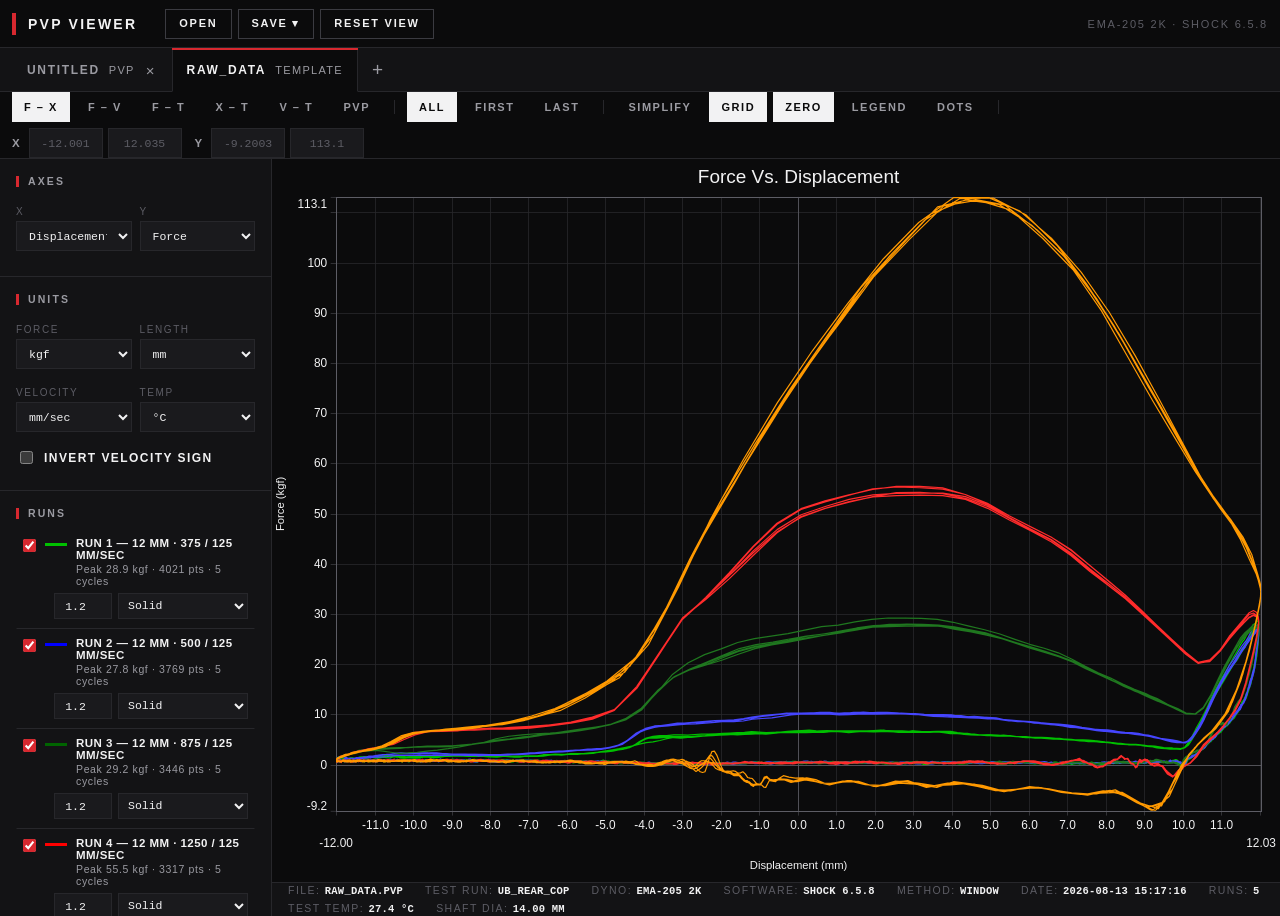
<file: PVP_VIEWER.html>
<!DOCTYPE html>
<html lang="en">
<head>
<meta charset="utf-8">
<!--HUB2:KIT:BEGIN-->
<style id="hub2-kit">
/* ══════════════════════════════════════════════════════════════
   HUB 2.0 KIT — shared design tokens + base chrome
   Source of truth: kit/hub2-kit.css  →  injected by tools/sync-kit.js
   Language: racing red · zero radius · condensed caps · hairline rules
   ══════════════════════════════════════════════════════════════ */
:root{
  /* surfaces (dark default — RACING) */
  --h2-bg:#0b0b0c;
  --h2-surface:#131315;
  --h2-surface-2:#1a1a1d;
  --h2-surface-3:#232327;
  --h2-line:#27272b;
  --h2-line-strong:#3b3b41;
  /* ink */
  --h2-fg:#f2f2f3;
  --h2-fg-dim:#9b9ba2;
  --h2-fg-mute:#5d5d65;
  /* signal */
  --h2-accent:#d7282f;
  --h2-accent-hover:#ea3a41;
  --h2-accent-fg:#ffffff;
  --h2-accent-soft:rgba(215,40,47,.14);
  --h2-ok:#2fb86e;
  --h2-warn:#e9a23b;
  --h2-info:#3d8bfd;
  --h2-shadow:0 18px 50px rgba(0,0,0,.45);
  --h2-backdrop:rgba(0,0,0,.62);
  /* type */
  --h2-font:'Bahnschrift','Bahnschrift SemiCondensed','DIN Alternate','Roboto Condensed','Barlow Condensed','Arial Narrow','Microsoft JhengHei','PingFang TC','Noto Sans TC',sans-serif;
  --h2-mono:'Cascadia Mono','JetBrains Mono','Roboto Mono',Consolas,'Microsoft JhengHei',monospace;
  --h2-track:.08em;
  --h2-track-label:.16em;
  --h2-fs:13px;
  --h2-fs-sm:11px;
  --h2-fs-xs:10px;
  /* metrics */
  --h2-ctl:30px;
  --h2-ctl-sm:24px;
  --h2-bar:48px;
  --h2-gap:12px;
  --h2-ease:cubic-bezier(.2,.7,.2,1);
  /* section-label marker: background:var(--h2-mark) 12px 50%/3px 11px no-repeat */
  --h2-mark:linear-gradient(var(--h2-accent),var(--h2-accent));
  color-scheme:dark;
}
:root[data-h2-theme="light"]{
  --h2-bg:#ffffff;
  --h2-surface:#f6f6f7;
  --h2-surface-2:#ededef;
  --h2-surface-3:#e3e3e6;
  --h2-line:#dadade;
  --h2-line-strong:#b3b3ba;
  --h2-fg:#0b0b0c;
  --h2-fg-dim:#5e5e67;
  --h2-fg-mute:#9b9ba4;
  --h2-accent-soft:rgba(215,40,47,.10);
  --h2-shadow:0 18px 50px rgba(0,0,0,.16);
  --h2-backdrop:rgba(10,10,12,.38);
  color-scheme:light;
}

/* ── base chrome (low-specificity, safe for tool content) ── */
:where(html){-webkit-text-size-adjust:100%}
::selection{background:var(--h2-accent);color:var(--h2-accent-fg)}
:where(*){scrollbar-width:thin;scrollbar-color:var(--h2-line-strong) transparent}
::-webkit-scrollbar{width:10px;height:10px}
::-webkit-scrollbar-track{background:transparent}
::-webkit-scrollbar-thumb{background:var(--h2-line-strong);border:3px solid transparent;background-clip:padding-box}
::-webkit-scrollbar-thumb:hover{background:var(--h2-fg-mute);background-clip:padding-box;border:3px solid transparent}
::-webkit-scrollbar-corner{background:transparent}
:where(button,[role="button"],a,input,select,textarea,summary):focus-visible{outline:1px solid var(--h2-accent);outline-offset:1px}
:where(input[type="checkbox"],input[type="radio"]){accent-color:var(--h2-accent)}

/* range — thin rail, square accent thumb */
:where(input[type="range"]){-webkit-appearance:none;appearance:none;background:transparent;height:18px;cursor:pointer;accent-color:var(--h2-accent)}
:where(input[type="range"])::-webkit-slider-runnable-track{height:2px;background:var(--h2-line-strong)}
:where(input[type="range"])::-moz-range-track{height:2px;background:var(--h2-line-strong)}
:where(input[type="range"])::-webkit-slider-thumb{-webkit-appearance:none;width:10px;height:14px;margin-top:-6px;background:var(--h2-accent);border:0;border-radius:0}
:where(input[type="range"])::-moz-range-thumb{width:10px;height:14px;background:var(--h2-accent);border:0;border-radius:0}
:where(input[type="range"]):hover::-webkit-slider-thumb{background:var(--h2-accent-hover)}

/* ── reusable components (opt-in classes) ── */
.h2-btn{
  display:inline-flex;align-items:center;justify-content:center;gap:6px;
  height:var(--h2-ctl);padding:0 12px;
  font:600 var(--h2-fs-sm)/1 var(--h2-font);letter-spacing:var(--h2-track);text-transform:uppercase;
  color:var(--h2-fg);background:transparent;border:1px solid var(--h2-line-strong);border-radius:0;
  cursor:pointer;white-space:nowrap;transition:background .15s,border-color .15s,color .15s;
}
.h2-btn:hover{border-color:var(--h2-fg-dim);background:var(--h2-surface-2)}
.h2-btn:disabled{opacity:.38;cursor:not-allowed}
.h2-btn--primary{background:var(--h2-accent);border-color:var(--h2-accent);color:var(--h2-accent-fg)}
.h2-btn--primary:hover{background:var(--h2-accent-hover);border-color:var(--h2-accent-hover)}
.h2-btn--ghost{border-color:transparent;color:var(--h2-fg-dim)}
.h2-btn--ghost:hover{color:var(--h2-fg);background:var(--h2-surface-2);border-color:transparent}
.h2-btn--sm{height:var(--h2-ctl-sm);padding:0 9px;font-size:var(--h2-fs-xs)}
.h2-label{font:600 var(--h2-fs-xs)/1.2 var(--h2-font);letter-spacing:var(--h2-track-label);text-transform:uppercase;color:var(--h2-fg-dim)}
.h2-field{height:var(--h2-ctl);padding:0 10px;font:var(--h2-fs)/1 var(--h2-font);color:var(--h2-fg);background:var(--h2-surface-2);border:1px solid var(--h2-line);border-radius:0}
.h2-field:focus{border-color:var(--h2-accent);outline:none}

/* toast shared by bridge */
#h2-toast{position:fixed;left:50%;bottom:22px;transform:translate(-50%,16px);z-index:2147483000;
  padding:10px 16px;background:var(--h2-fg);color:var(--h2-bg);font:600 11px/1 var(--h2-font);letter-spacing:.14em;text-transform:uppercase;
  opacity:0;pointer-events:none;transition:opacity .2s,transform .25s var(--h2-ease);box-shadow:var(--h2-shadow)}
#h2-toast.show{opacity:1;transform:translate(-50%,0)}
@media (prefers-reduced-motion:reduce){*{transition-duration:0s!important;animation-duration:0s!important}}

/* ── tool hamburgers — drawn exactly like the hub's (40 px square, 18 px three-bar icon, accent on hover) ── */
:is(.menu-btn,.hamburger-inline,#menuBtn,.trm-burger-btn,.tool-trm .trm-hamburger){
  width:40px!important;height:40px!important;min-width:40px!important;flex:0 0 40px!important;padding:0!important;gap:0!important;
  display:inline-flex!important;align-items:center!important;justify-content:center!important;
  border:1px solid var(--h2-line-strong)!important;border-radius:0!important;background:transparent!important;color:var(--h2-fg)!important;
  cursor:pointer;transition:background .12s,border-color .12s,color .12s!important}
#menuBtn{background:var(--h2-bg)!important}
:is(.menu-btn,.hamburger-inline,#menuBtn,.trm-burger-btn,.tool-trm .trm-hamburger) > span{display:none!important}
:is(.menu-btn,.hamburger-inline,#menuBtn,.trm-burger-btn,.tool-trm .trm-hamburger)::before{content:"";width:18px;height:18px;flex:0 0 18px;background:currentColor;
  -webkit-mask:url("data:image/svg+xml,%3Csvg xmlns='http://www.w3.org/2000/svg' viewBox='0 0 24 24' fill='none' stroke='%23000' stroke-width='2.4' stroke-linecap='square'%3E%3Cpath d='M3 6.5h18M3 12h18M3 17.5h18'/%3E%3C/svg%3E") center/18px 18px no-repeat;
          mask:url("data:image/svg+xml,%3Csvg xmlns='http://www.w3.org/2000/svg' viewBox='0 0 24 24' fill='none' stroke='%23000' stroke-width='2.4' stroke-linecap='square'%3E%3Cpath d='M3 6.5h18M3 12h18M3 17.5h18'/%3E%3C/svg%3E") center/18px 18px no-repeat}
:is(.menu-btn,.hamburger-inline,#menuBtn,.trm-burger-btn,.tool-trm .trm-hamburger):is(:hover,.active,.open,[aria-expanded="true"]){
  background:var(--h2-accent)!important;border-color:var(--h2-accent)!important;color:var(--h2-accent-fg)!important}
</style>
<script id="hub2-bridge">
/* ══════════════════════════════════════════════════════════════
   HUB 2.0 BRIDGE — runs inside every tool
   · theme sync     hub → tool  (postMessage 'hub2:theme' + localStorage)
   · open file      hub → tool  ('hub2:open'  → tool's own <input type=file>)
   · save exports   tool → hub  ('hub2:save'  ← any <a download> click)
   Source of truth: kit/hub2-bridge.js → injected by tools/sync-kit.js
   ══════════════════════════════════════════════════════════════ */
(function(){
  if (window.__HUB2_BRIDGE__) return;
  var H = window.__HUB2_BRIDGE__ = { lib:{connected:false, saveExports:false}, inHub:false };
  H.version = '2.0.4';
  var root = document.documentElement;
  var TOOL = (location.pathname.split('/').pop() || '').replace(/\.html?$/i,'');
  var THEME_KEY = 'hub2_theme_v1';
  try { H.inHub = window.parent && window.parent !== window; } catch(e){ H.inHub = true; }
  if (H.inHub) root.setAttribute('data-h2-embedded','');

  /* ── THEME ─────────────────────────────────────────── */
  var VAR_MAP = { bg:'bg', surface:'surface', 'surface-2':'surface-2', hover:'surface-3', border:'line',
    'border-strong':'line-strong', text:'fg', 'text-dim':'fg-dim', 'text-mute':'fg-mute', accent:'accent', 'accent-text':'accent-fg' };
  function applyTheme(t){
    if (!t) return;
    root.setAttribute('data-h2-theme', t.theme === 'light' ? 'light' : 'dark');
    var v = t.vars || {};
    Object.keys(VAR_MAP).forEach(function(k){
      if (v[k]) root.style.setProperty('--h2-' + VAR_MAP[k], v[k]);
      else root.style.removeProperty('--h2-' + VAR_MAP[k]);
    });
    if (v.accent){
      root.style.setProperty('--h2-accent-hover', 'color-mix(in srgb, ' + v.accent + ' 82%, #fff)');
      root.style.setProperty('--h2-accent-soft', 'color-mix(in srgb, ' + v.accent + ' 14%, transparent)');
    } else { root.style.removeProperty('--h2-accent-hover'); root.style.removeProperty('--h2-accent-soft'); }
    if (t.font) root.style.setProperty('--h2-font', t.font); else root.style.removeProperty('--h2-font');
    try { window.dispatchEvent(new CustomEvent('hub2:theme', { detail: t })); } catch(e){}
  }
  try { var saved = JSON.parse(localStorage.getItem(THEME_KEY) || 'null'); if (saved) applyTheme(saved); } catch(e){}
  if (!root.hasAttribute('data-h2-theme')) root.setAttribute('data-h2-theme','dark');

  /* ── TOAST ─────────────────────────────────────────── */
  function toast(msg){
    var el = document.getElementById('h2-toast');
    if (!el){ el = document.createElement('div'); el.id = 'h2-toast'; el.setAttribute('role','status'); (document.body||root).appendChild(el); }
    el.textContent = msg; el.classList.add('show');
    clearTimeout(toast._t); toast._t = setTimeout(function(){ el.classList.remove('show'); }, 2400);
  }
  H.toast = toast;

  /* ── OPEN FILE ─────────────────────────────────────── */
  function extOf(n){ var m = /\.([a-z0-9]+)$/i.exec(n||''); return m ? m[1].toLowerCase() : ''; }
  function accepts(input, file){
    var acc = (input.getAttribute('accept') || '').toLowerCase().split(',').map(function(s){ return s.trim(); }).filter(Boolean);
    if (!acc.length) return true;
    var ext = '.' + extOf(file.name), type = (file.type || '').toLowerCase();
    return acc.some(function(a){
      if (a[0] === '.') return a === ext;
      if (/\/\*$/.test(a)) return type.indexOf(a.slice(0,-1)) === 0;
      return a === type;
    });
  }
  function pickInput(file){
    var all = [].slice.call(document.querySelectorAll('input[type="file"]'));
    var ext = extOf(file.name);
    /* explicit routing: data-hub2-open="csv svg" */
    var tagged = all.filter(function(i){ var t = (i.getAttribute('data-hub2-open')||'').toLowerCase().split(/\s+/); return t.indexOf(ext) >= 0; });
    if (tagged.length) return tagged[0];
    var ok = all.filter(function(i){ return !i.hasAttribute('data-hub2-skip') && !i.hasAttribute('capture') && accepts(i, file); });
    /* prefer an input that lives in the part of the tool currently on screen (e.g. the active document tab) */
    function shown(i){ var p = i.parentElement; return !!(p && p.getClientRects && p.getClientRects().length); }
    var vis = ok.filter(shown);
    return vis[0] || ok[0] || null;
  }
  H.openFile = function(file){
    if (typeof window.HUB2_OPEN === 'function'){ var r = window.HUB2_OPEN(file); if (r !== false) return true; }
    var input = pickInput(file);
    if (!input) return false;
    var dt = new DataTransfer(); dt.items.add(file);
    input.files = dt.files;
    input.dispatchEvent(new Event('input', { bubbles:true }));
    input.dispatchEvent(new Event('change', { bubbles:true }));
    return true;
  };

  /* ── SAVE EXPORTS → LIBRARY ────────────────────────── */
  var blobs = new Map();
  if (typeof URL.createObjectURL === 'function'){
    var _create = URL.createObjectURL.bind(URL);
    URL.createObjectURL = function(obj){
      var u = _create(obj);
      if (obj instanceof Blob){ blobs.set(u, obj); setTimeout(function(){ blobs.delete(u); }, 120000); }
      return u;
    };
  }
  function dataUrlToBlob(u){
    var m = /^data:([^;,]*)(;base64)?,(.*)$/s.exec(u); if (!m) return null;
    var raw = m[2] ? atob(m[3]) : decodeURIComponent(m[3]);
    var a = new Uint8Array(raw.length); for (var i=0;i<raw.length;i++) a[i] = raw.charCodeAt(i) & 255;
    return new Blob([a], { type: m[1] || 'application/octet-stream' });
  }
  function captureDownload(a){
    var forced = H.force && Date.now() - H.force < 60000;   /* hub asked for SAVE / SAVE COPY */
    if (!H.inHub || !H.lib.connected || !(H.lib.saveExports || forced)) return false;
    var name = a.getAttribute('download'); if (name == null) return false;
    var href = a.href || '';
    var blob = blobs.get(href) || (href.indexOf('data:') === 0 ? dataUrlToBlob(href) : null);
    if (!blob) return false;
    if (!name) name = 'export';
    window.parent.postMessage({ type:'hub2:save', tool:TOOL, name:name, blob:blob }, '*');
    H.force = 0;
    return true;
  }
  var _click = HTMLAnchorElement.prototype.click;
  HTMLAnchorElement.prototype.click = function(){ if (captureDownload(this)) return; return _click.apply(this, arguments); };
  document.addEventListener('click', function(e){
    var a = e.target && e.target.closest ? e.target.closest('a[download]') : null;
    if (a && captureDownload(a)) e.preventDefault();
  }, true);

  /* ── MESSAGES ──────────────────────────────────────── */
  window.addEventListener('message', function(e){
    var d = e.data; if (!d || typeof d.type !== 'string' || d.type.indexOf('hub2:') !== 0) return;
    if (d.type === 'hub2:theme') applyTheme(d.theme);
    else if (d.type === 'hub2:lib') H.lib = { connected: !!d.connected, saveExports: !!d.saveExports };
    else if (d.type === 'hub2:open' && d.file){
      var ok = false; try { ok = H.openFile(d.file); } catch(err){ ok = false; }
      if (ok) toast('OPENED  ·  ' + d.file.name);
      if (e.source) e.source.postMessage({ type: ok ? 'hub2:opened' : 'hub2:open-failed', tool:TOOL, name:d.file.name, id:d.id }, '*');
    }
    else if (d.type === 'hub2:saved') toast('SAVED TO LIBRARY  ·  ' + d.name);
    else if (d.type === 'hub2:save-request'){
      var ok2 = false;
      H.force = Date.now();
      try { ok2 = typeof window.HUB2_SAVE === 'function' && window.HUB2_SAVE(d.ext) !== false; } catch(err){ ok2 = false; }
      if (!ok2) H.force = 0;
      if (e.source) e.source.postMessage({ type: ok2 ? 'hub2:save-started' : 'hub2:save-unsupported', tool:TOOL, ext:d.ext }, '*');
    }
  });
  /* Ctrl+K / ⌘K inside a tool opens the hub's command palette */
  if (H.inHub) window.addEventListener('keydown', function(e){
    if ((e.ctrlKey || e.metaKey) && !e.altKey && !e.shiftKey && (e.key||'').toLowerCase() === 'k'){
      e.preventDefault(); e.stopPropagation();
      window.parent.postMessage({ type:'hub2:palette', tool:TOOL }, '*');
    }
  }, true);
  function ready(){ if (H.inHub) window.parent.postMessage({ type:'hub2:ready', tool:TOOL, saves: (window.HUB2_SAVES || []).slice() }, '*'); }
  if (document.readyState === 'complete') setTimeout(ready, 0); else window.addEventListener('load', function(){ setTimeout(ready, 30); });
})();
</script>
<!--HUB2:KIT:END-->
<meta name="viewport" content="width=device-width, initial-scale=1">
<title>PVP VIEWER</title>
<style>
  *{box-sizing:border-box;border-radius:0!important}
  :root{
    --ink:#000; --soft:#9a9a9a; --hair:#d5d5d5; --paper:#fff; --wash:#f2f2f2;
    --font:Bahnschrift,"Bahnschrift Light","DIN Alternate","DIN Condensed","Segoe UI",Roboto,Arial,sans-serif;
  }
  html,body{height:100%}
  body{margin:0;font-family:var(--font);font-size:13px;color:var(--ink);background:var(--paper);overflow:hidden}
  button,input,select{font-family:var(--font);color:var(--ink)}

  /* ---------- bars ---------- */
  .bar{display:flex;align-items:center;gap:6px;padding:8px 10px;background:var(--paper);
       border-bottom:1px solid var(--hair);flex-wrap:wrap}
  .brand{font-size:13px;font-weight:700;letter-spacing:.16em;text-transform:uppercase;
         padding:0 12px 0 4px;white-space:nowrap}
  .spacer{flex:1}
  .stat{font-size:11px;letter-spacing:.12em;text-transform:uppercase;color:var(--soft);white-space:nowrap}

  .btn{border:2px solid var(--ink);background:var(--paper);text-transform:uppercase;font-weight:700;
       letter-spacing:.1em;font-size:12px;padding:8px 14px;cursor:pointer;line-height:1;white-space:nowrap}
  .btn:hover{background:var(--ink);color:#fff}
  .btn:disabled{border-color:var(--hair);color:var(--hair);cursor:default;background:#fff}
  .btn:disabled:hover{background:#fff;color:var(--hair)}

  .tool{border:1px solid transparent;background:var(--paper);text-transform:uppercase;font-weight:600;
        letter-spacing:.09em;font-size:11.5px;padding:7px 10px;cursor:pointer;line-height:1;white-space:nowrap}
  .tool:hover{background:var(--wash)}
  .tool.on{background:var(--ink);color:#fff}
  .sep{width:1px;align-self:stretch;background:var(--hair);margin:0 5px}

  /* ---------- save menu ---------- */
  .menu{position:relative}
  .menupanel{position:absolute;top:100%;left:0;margin-top:6px;min-width:152px;background:var(--paper);
             border:2px solid var(--ink);z-index:40;display:none}
  .menupanel.open{display:block}
  .menupanel button{display:block;width:100%;text-align:left;border:0;background:transparent;
      padding:11px 16px;font-size:12px;font-weight:700;letter-spacing:.12em;text-transform:uppercase;cursor:pointer}
  .menupanel button:hover{background:var(--ink);color:#fff}

  /* ---------- tabs ---------- */
  .tabs{padding:0 10px;gap:0}
  .tab{display:flex;align-items:center;gap:9px;padding:12px 14px;border:1px solid transparent;
       border-bottom:1px solid var(--hair);margin-bottom:-1px;background:var(--paper);cursor:pointer}
  .tab:hover{background:var(--wash)}
  .tab.active{border:1px solid var(--hair);border-bottom:1px solid var(--paper);background:var(--paper)}
  .tab b{font-size:12px;font-weight:700;letter-spacing:.12em;text-transform:uppercase;color:var(--soft)}
  .tab.active b{color:var(--ink)}
  .tab.active.empty b{color:var(--soft)}
  .tab span{font-size:11px;letter-spacing:.12em;color:var(--soft);text-transform:uppercase}
  .tab i{font-style:normal;color:var(--soft);cursor:pointer;font-size:15px;line-height:1;padding:0 2px}
  .tab i:hover{color:var(--ink)}
  .tabadd{border:0;background:transparent;font-size:19px;line-height:1;padding:8px 14px;cursor:pointer;color:var(--ink)}
  .tabadd:hover{background:var(--wash)}

  /* ---------- numeric range fields ---------- */
  .axgrp{display:flex;align-items:center;gap:5px}
  .axgrp label{font-size:11.5px;font-weight:700;letter-spacing:.12em;padding-right:2px}
  .axgrp input{width:74px;border:1px solid var(--hair);background:var(--paper);padding:6px 7px;
               font-size:12px;text-align:center}
  .axgrp input:focus{outline:0;border-color:var(--ink)}
  .axgrp input::placeholder{color:var(--hair)}

  /* ---------- layout ---------- */
  #app{display:flex;height:calc(100% - 143px)}
  aside{width:272px;min-width:272px;border-right:1px solid var(--hair);overflow-y:auto;padding:0 0 30px}
  aside section{border-bottom:1px solid var(--hair);padding:14px}
  aside h2{font-size:10px;text-transform:uppercase;letter-spacing:.18em;color:var(--soft);
           margin:0 0 10px;font-weight:700}
  .fld{margin:9px 0}
  .fld span{display:block;font-size:10px;letter-spacing:.14em;text-transform:uppercase;color:var(--soft);margin-bottom:4px}
  select,input[type=number]{width:100%;border:1px solid var(--hair);background:var(--paper);
      padding:7px 8px;font-size:12.5px}
  select:focus,input:focus{outline:0;border-color:var(--ink)}
  .g2{display:grid;grid-template-columns:1fr 1fr;gap:8px}

  .runrow{padding:7px 6px;border:1px solid transparent;border-bottom:1px solid var(--hair)}
  .runrow:last-child{border-bottom:1px solid transparent}
  .runrow:hover{background:var(--wash)}
  .rhead{display:flex;align-items:flex-start;gap:9px;cursor:pointer}
  .rhead input{margin:2px 0 0}
  .sw{width:22px;height:3px;flex:none;margin-top:6px}
  .runrow .t b{display:block;font-size:11.5px;font-weight:700;letter-spacing:.04em;text-transform:uppercase}
  .runrow .t em{font-style:normal;display:block;font-size:10.5px;letter-spacing:.06em;color:var(--soft);margin-top:2px}
  .rctl{display:flex;align-items:center;gap:6px;margin:6px 0 2px 31px}
  .rctl input.rlw{width:58px;flex:none;padding:4px 5px;font-size:11.5px;text-align:center}
  .rctl select.rdash{flex:1;min-width:0;padding:4px 5px;font-size:11.5px}

  .chk{display:flex;align-items:center;gap:8px;margin:7px 0;font-size:12px;
       letter-spacing:.06em;text-transform:uppercase;cursor:pointer}

  main{flex:1;display:flex;flex-direction:column;min-width:0}
  #chartwrap{flex:1;position:relative;background:var(--paper);overflow:hidden}
  canvas{display:block;width:100%;height:100%;cursor:crosshair}
  #readout{position:absolute;top:0;right:0;background:var(--paper);border-left:1px solid var(--hair);
      border-bottom:1px solid var(--hair);padding:8px 12px;font-size:11.5px;letter-spacing:.08em;
      pointer-events:none;white-space:pre;display:none;text-transform:uppercase}
  #foot{border-top:1px solid var(--hair);padding:9px 14px;display:flex;flex-wrap:wrap;gap:4px 22px;
        font-size:10.5px;letter-spacing:.1em;text-transform:uppercase;color:var(--soft)}
  #foot b{color:var(--ink);font-weight:700}

  #drop{position:absolute;inset:0;display:flex;align-items:center;justify-content:center;
        background:var(--paper);text-align:center;padding:24px;z-index:20}
  #drop .inner{border:2px dashed var(--ink);padding:52px 60px;max-width:600px}
  #drop h3{margin:0 0 10px;font-size:17px;letter-spacing:.16em;text-transform:uppercase;font-weight:700}
  #drop p{margin:6px 0;font-size:12px;letter-spacing:.08em;color:var(--soft);text-transform:uppercase}
  #drop.hide{display:none}
  #drop.over .inner{background:var(--wash)}
  .err{background:#ffe8e8;border:1px solid var(--ink);padding:8px 10px;margin-top:14px;
       font-size:11.5px;letter-spacing:.06em;text-transform:uppercase;display:none;color:#000}
  .err.show{display:block}
  table.props{width:100%;border-collapse:collapse;font-size:11px}
  table.props td{padding:4px 3px;border-bottom:1px solid var(--hair);letter-spacing:.04em}
  table.props td:last-child{text-align:right;font-variant-numeric:tabular-nums;white-space:nowrap}
  details summary{cursor:pointer;font-size:10px;letter-spacing:.14em;text-transform:uppercase;color:var(--soft)}
</style>
<style id="hub2-skin">
/*HUB2:SKIN — tool chrome mapped onto HUB 2.0 tokens. Source: skins/PVP_VIEWER.css*/
/* chrome + on-screen plot follow HUB 2.0 (dark plot in dark mode); PNG/SVG/HTML exports always render on white paper */
:root{--font:var(--h2-font);--ink:var(--h2-fg);--soft:var(--h2-fg-dim);--hair:var(--h2-line);--paper:var(--h2-bg);--wash:var(--h2-surface-2)}
body{background:var(--h2-bg);color:var(--h2-fg)}
button,input,select{color:var(--h2-fg)}
.bar{background:var(--h2-bg);border-bottom-color:var(--h2-line);padding:0 12px;min-height:48px}
.brand{font-size:14px;letter-spacing:.16em;padding:0 16px 0 12px;border-left:4px solid var(--h2-accent);margin-right:6px;line-height:22px}
.stat{font-family:var(--h2-font);color:var(--h2-fg-mute);letter-spacing:.16em}
.btn{border:1px solid var(--h2-line-strong);background:transparent;color:var(--h2-fg);height:30px;padding:0 13px;font-size:11px;letter-spacing:.16em}
.btn:hover{background:var(--h2-surface-2);color:var(--h2-fg);border-color:var(--h2-fg-dim)}
.btn:disabled,.btn:disabled:hover{background:transparent;border-color:var(--h2-line);color:var(--h2-fg-mute)}
.tool{height:30px;padding:0 11px;background:transparent;color:var(--h2-fg-dim);font-weight:700;letter-spacing:.14em;font-size:11px}
.tool:hover{background:var(--h2-surface-2);color:var(--h2-fg)}
.tool.on{background:var(--h2-fg);color:var(--h2-bg)}
.sep{background:var(--h2-line);margin:8px 6px}
.menupanel{background:var(--h2-bg);border:1px solid var(--h2-line-strong);border-top:3px solid var(--h2-accent);box-shadow:var(--h2-shadow)}
.menupanel button{color:var(--h2-fg);letter-spacing:.16em;font-size:11px}
.menupanel button:hover{background:var(--h2-accent);color:var(--h2-accent-fg)}
.tabs{background:var(--h2-surface);padding:0 12px;min-height:44px}
.tab{background:transparent;border-bottom-color:transparent;padding:0 14px;height:44px;position:relative}
.tab:hover{background:var(--h2-surface-2)}
.tab.active{background:var(--h2-bg);border:1px solid var(--h2-line);border-bottom-color:var(--h2-bg)}
.tab.active::before{content:"";position:absolute;left:-1px;right:-1px;top:-1px;height:2px;background:var(--h2-accent)}
.tab b{letter-spacing:.14em}
.tab i:hover{color:var(--h2-accent)}
.tabadd{color:var(--h2-fg-dim)}
.tabadd:hover{background:var(--h2-surface-2);color:var(--h2-fg)}
.axgrp label{color:var(--h2-fg-dim);letter-spacing:.16em}
.axgrp input,select,input[type=number]{background:var(--h2-surface-2);border-color:var(--h2-line);color:var(--h2-fg);height:30px;font-family:var(--h2-mono);font-size:11.5px}
.axgrp input:focus,select:focus,input:focus{border-color:var(--h2-accent)}
.axgrp input::placeholder{color:var(--h2-fg-mute)}
aside{background:var(--h2-surface);border-right-color:var(--h2-line)}
aside section{border-bottom-color:var(--h2-line);padding:16px}
aside h2{font-size:10.5px;color:var(--h2-fg-dim);letter-spacing:.2em;background:var(--h2-mark) 0 50%/3px 11px no-repeat;padding-left:12px}
.fld span{color:var(--h2-fg-mute);letter-spacing:.16em}
.runrow{border-bottom-color:var(--h2-line)}
.runrow:hover{background:var(--h2-surface-2)}
.runrow .t em{color:var(--h2-fg-dim)}
.rctl input.rlw,.rctl select.rdash{height:26px}
.chk{color:var(--h2-fg);letter-spacing:.12em;font-weight:600}
main{background:var(--h2-bg)}
#chartwrap{background:var(--h2-bg)}
#readout{background:var(--h2-surface);color:var(--h2-fg);border-color:var(--h2-line-strong);font-family:var(--h2-mono);letter-spacing:.02em}
#foot{background:var(--h2-surface);border-top-color:var(--h2-line);color:var(--h2-fg-mute);letter-spacing:.14em;padding:0 16px;min-height:34px;align-items:center}
#foot b{color:var(--h2-fg);font-family:var(--h2-mono);font-weight:600;letter-spacing:.02em}
#drop{background:var(--h2-bg)}
#drop .inner{border:1px dashed var(--h2-line-strong);background:var(--h2-surface);position:relative}
#drop .inner::before{content:"";position:absolute;left:-1px;right:-1px;top:-1px;height:3px;background:var(--h2-accent)}
#drop.over .inner{border-color:var(--h2-accent);background:var(--h2-accent-soft)}
#drop p{color:var(--h2-fg-dim);letter-spacing:.14em}
.err{background:var(--h2-accent-soft);border-color:var(--h2-accent);color:var(--h2-fg)}
table.props td{border-bottom-color:var(--h2-line);font-family:var(--h2-mono)}
details summary{color:var(--h2-fg-dim)}
</style>
</head>
<body>

<div class="bar bar1">
  <div class="brand">PVP Viewer</div>
  <button class="btn" id="btnOpen">Open</button>
  <div class="menu">
    <button class="btn" id="btnSave" disabled>Save &#9662;</button>
    <div class="menupanel" id="saveMenu">
      <button data-fmt="png">PNG</button>
      <button data-fmt="svg">SVG</button>
      <button data-fmt="html">HTML</button>
      <button data-fmt="csv">CSV</button>
    </div>
  </div>
  <button class="btn" id="btnReset">Reset View</button>
  <span class="spacer"></span>
  <span class="stat" id="stat">No file</span>
  <input type="file" id="file" accept=".pvp,.PVP" hidden>
</div>

<div class="bar tabs">
  <div class="tab empty" id="tab" data-tab="0"><b id="tabName">Untitled</b><span>PVP</span><i id="tabClose">&times;</i></div>
  <div class="tab" id="tabTpl" data-tab="1"><b>RAW_DATA</b><span>Template</span></div>
  <button class="tabadd" id="tabAdd">+</button>
</div>

<div class="bar bar3">
  <button class="tool" data-preset="fd">F &ndash; X</button>
  <button class="tool" data-preset="fv">F &ndash; V</button>
  <button class="tool" data-preset="ft">F &ndash; T</button>
  <button class="tool" data-preset="dt">X &ndash; T</button>
  <button class="tool" data-preset="vt">V &ndash; T</button>
  <button class="tool" data-preset="pvp">PVP</button>
  <span class="sep"></span>
  <button class="tool" data-cyc="all">All</button>
  <button class="tool" data-cyc="first">First</button>
  <button class="tool" data-cyc="last">Last</button>
  <span class="sep"></span>
  <button class="tool" data-opt="simplify">Simplify</button>
  <button class="tool" data-opt="grid">Grid</button>
  <button class="tool" data-opt="zero">Zero</button>
  <button class="tool" data-opt="legend">Legend</button>
  <button class="tool" data-opt="dots">Dots</button>
  <span class="sep"></span>
  <div class="axgrp">
    <label>X</label>
    <input id="xmin" placeholder="&mdash;"><input id="xmax" placeholder="&mdash;">
    <label style="padding-left:8px">Y</label>
    <input id="ymin" placeholder="&mdash;"><input id="ymax" placeholder="&mdash;">
  </div>
</div>

<div id="app">
  <aside>
    <section>
      <h2>Axes</h2>
      <div class="g2">
        <div class="fld"><span>X</span><select id="xch"></select></div>
        <div class="fld"><span>Y</span><select id="ych"></select></div>
      </div>
    </section>
    <section>
      <h2>Units</h2>
      <div class="g2">
        <div class="fld"><span>Force</span>
          <select id="uForce"><option>kgf</option><option>lbf</option><option>N</option></select></div>
        <div class="fld"><span>Length</span>
          <select id="uLen"><option>mm</option><option>cm</option><option>in</option></select></div>
      </div>
      <div class="g2">
        <div class="fld"><span>Velocity</span>
          <select id="uVel"><option>mm/sec</option><option>cm/sec</option><option>in/sec</option></select></div>
        <div class="fld"><span>Temp</span>
          <select id="uTemp"><option>&deg;C</option><option>&deg;F</option></select></div>
      </div>
      <label class="chk"><input type="checkbox" id="invVel"> Invert velocity sign</label>
    </section>
    <section>
      <h2>Runs</h2>
      <div id="runs"><p class="stat">No file loaded</p></div>
      <div class="g2" style="margin-top:8px">
        <button class="tool" style="border-color:var(--hair)" id="allOn">All</button>
        <button class="tool" style="border-color:var(--hair)" id="allOff">None</button>
      </div>
    </section>
    <section>
      <h2>Line</h2>
      <div class="fld"><span>Default width</span><input type="number" id="lw" value="1.2" min="0.1" max="5" step="0.1"></div>
      <p class="stat" style="letter-spacing:.06em;line-height:1.8;white-space:normal">
        Wheel &rarr; zoom &middot; Shift+wheel &rarr; X &middot; Alt+wheel &rarr; Y<br>
        Drag &rarr; box zoom &middot; Middle-drag &rarr; pan &middot; Dbl-click &rarr; reset</p>
    </section>
    <section id="propsBox" hidden>
      <h2>Session properties</h2>
      <details><summary>Show values</summary><div id="props"></div></details>
    </section>
  </aside>

  <main>
    <div id="chartwrap">
      <canvas id="cv"></canvas>
      <div id="readout"></div>
      <div id="drop"><div class="inner">
        <h3>Drop a .PVP file</h3>
        <p>or <button class="btn" id="btnOpen2" style="margin:0 4px">Choose file</button></p>
        <p>Roehrig ShockView / Shock 6.x session &middot; parsed locally, nothing uploaded</p>
        <div class="err" id="err"></div>
      </div></div>
    </div>
    <div id="foot"></div>
  </main>
</div>

<script id="tpl" type="application/gzip-base64">H4sIAAAAAAAC/+y9C3wMVx8+PiIiImJLRETECiJEZCMi1905x6WoqnWphld1XaKhwTZCU1Ud10jdVjVF3RZVoehSNILsmVQJVV23CqoWdSsqqiruv++ZMXYy
3Y0EfX/v//P/JZ/ns7tzOfc58zzzzDnH9tNL9uUbA84wij8dU5l5+Kga4yHbRr9Xkn6oGMbt8e+Hjx49kjYPBZwDjIEd9wEfwUGP/t/f/+zfA8DDx3CHeqvy
uJ6rAloCqgG8ANUB3oAaAB9ATbEJMC8BagFqA3wBdQB+gLoAf0A9QACgPiAQ0AAQBGgIUAMaAYIBjQFNAE0BIYBmgFBAc0ALQBigMiAc0AoQAdAAIgGtAVGA
NoBoQFtADCAWEAeIByQAEgFaoW0zDAtAAAxoB2gP6ADoCHgZ0AnQGdAF8AqgK+BVQDfAa4DuAD2gB6AnoBegN+B1QB/AG4AkQF9AP8B/AP0BbwIGAN4CGAAD
AYMAgwFDAMmAtwG0XlLgcxhgOOAdQCpgBGAkYBTACHgXkAYYDUin1x1gLOA9QAbgfcA4wAeA8YAPARMAHwE4Ie2j4D8d6qIjhJsOYb3PVOTPD1qM1JYqPeVY
48yW5262OFVJ3l/0ghyPhv9hkIqRTMX/VIxbJXl7Ls85nrSdZ1ZhXtRfReN/0X/PE///6wH///3Hbr5qYrufyGSTln7Iznn/HfaVwX3ZxNBo4ZP+pqD76HHS
sT/fXsiaA9ex8V4rBdDvIfH5T7ZJvwuabRG+d+m4h93whq3Ufvl3ul86noL+tg06LiB6zFl2xqd/sUncFeE3DUf6lM6Tfkug51BI50eseMDu+LUq+v2NygLo
99nJ3gIGXlWhtVUbI/ViDVqg0SGf77uiJPubyHxvFPr1tcloUv+ZqPc5E7pbvBBVbbcKreu+QUCdeRZ0od4WpH/zWwHBv21HM5vlo1vDyZPPARsK0J4bu4TP
yOg9yG3HDwLeefQjOtrOJoB+p9BNOyRA2i7/Lf8unbt675FS22m4NC4pPikdNF3bzNuEtEqY8PMmIf00HycK1wigeVv6cMUTRG83o0FtFiPT+vkoP2SeAFoO
V5fNRgH1PkadP5kqlM+Y6hOfoK7pQzR6UrpQdgfS30Et3h6Epvbti7451FtAoq4TGv5tO6F8aTg0LUEDziJ+VhWcfrUePpEagddqOmHVxv7Y549R+NBoDo+d
mIVn/mLChV/Ox27vLsU3+3+JI5qtx7MN3+Dihdtwz8NW3KTfLtzOugcXvv0jXvTHQfxrwRF8v1kRvtngF/zS5NP4am07NkefwZpLZ/Fv1X4TMHrHedzs1wt4
Qdh5YTs9pu2fv2L2/gnc2eMY7q46jL0Tbfjaz/vxWrd9QvhFH3yPs1cXYI9bBH+nzsdRI3fgutW24Tsrt+AtP23CC4Z/jcdVWYdfKliDV09YjdmEVfje0BU4
dbNZSHv1Dz4X8jH10Ke4/pxP8P3mc3Bnz9m4xcqPsY8uE+8bNgVPy56I47+YgF/JHYvPpqfjfvtH4iONh+HN+cn4t5iBOGdEP/yx5xs4d2JP/Hlgdzz+2664
MPsVodyCp2O8+HQCnjAuFg+qE41nz9bgHVVb4t67muM2b4XgIUWNsKlHA6GslyfXwT/9qsJDF/nggJ018f03vPHpPz2xd6o7Xhnqhr0zHyDbjr/Rg+g/0Xfv
XEHFv11AmwPsaJz+uND2aDukbY22L1qPUnuS2hG9XpoNzxbq2XI0U2gbtF3Qurd31QvX2mt1WqIiLghFja4jXIf0uqTXOr1upf6E9jW0z6H9kX+Xvjou+KV8
oDwxFJ7FKh3dti5gi67lNZVwjNR/pVVuzBaaHgj7KBKHHBeOkUD300+6XTpGOo6eRyHto5/y7dI+5bnK86Vt6j9Mpb5Lv+knTb/8t/RdClu+TxmXPExaFhTy
45RpkdIshzJeeXrk50vlJuVdXj7Oyku+TTrfVXkqw5aXq/x8ZdzyvEp5lPIiQZlWZbk5KxNl2SvrV55+qR3JoUyHlD55Pl3lW15uUvuQ2riz9ufsXHn80vnK
spCXhzKf8nRLbcJZOy0PpHOla1W+Xfld3v6cxSXfp7ymnNWNq3qXrn8J8t/yepSHJa8nehyn6yT0M9K50nfpWHm48v5I3m7kPEsKj35SPOmfHm+T0icdJ32X
93nSsfLv8vCkbU/yFxpNRTVVQo0XMsyVt+MH/fXpBSqLmdQxyTq3x7qfPgPoNmzkWy+PShucvHJ+C77aY+GvTx74zlsdho02pg4cnDwieWT66wv+1FV6/GSg
28AMp/uqPd4nhBYS2Kp9tccn9E4enf5W7+QRxuS0gelj0pJHzF/RTnrkIMTUJzl11OBh6e9/89b77ao8fg7RK2Xg0HSIZ+CI5PTktDYBNdhKj59U0DikM5Z1
qS6coXqcE3m6ii/dyH9yDuyTxVJQ5fHTDyH6Ugn2frynV8qowe+oX4PoJWUpbulCHyYIT1H6JKcMG5z6ZPerowYPTB82StC69KFJ+1EjjGnJo0fDJnWfgalj
h42k8l94vtIzedCoMSOHyDfTLOuHjU4vfTAtoe7pKclp8o3KwHslp6c7CVyxWZ8G2R9YajMthNdGpSePlqLq/b4xeXQrfR89/XLk+oD7vXyavrKx0c7clCaL
hgsPCYUnAdCyLlUWnxDSEoPj3xg2csio95ZGMUJDqOrY0S05PWXUEHqqeIjn4+ag7jlmJG2Br7d7q2dH3POt9t319GFTh/dHjoIUpg0bmKp+bcyIQclptCo6
dsPhrTXR6tZdawhZHzl02Ntj0p4UNq37XqOGpr83MC1Z3Sc5jRZK9Sf11bZVdKtY+vONgWkjxhjVNGvuQsZHJtPgOg0crRZSJN/h8bghyJtTJdlDUhpe5IOO
OzPqfRO352XPvOi9h7fN/WRaHt2X8bln/J0fD+Rl/a6Lj9jYIyG2WUEeLWmhlUllJgWiuj6VvLezPbu6WQfWp2o3tnhyL/oAi6lUfTDufnkV7vKwQ7sV+eva
jRjj3b66UHZPriKpaUtBVc5d0a7BJyva5S1c0e78pyvaTVu7gj7/Yl5euqKd+YsV7axvrmhX++cV7WoErGxXVWxCIwaOHKLM1i9vDd55/HjG9p2TFmwfsPXT
7X2D1mwXslW7ZyI6aEzUvHEtMbyORpv+/ggtzclbUJPd04Ykp1V6/NBNCohhzNDhcJAdDonP5BAS93Ks4zfdZ0aewuUkXp6VHrdMKZxNKAB3nL4IuU9ZhKIn
LUJT0hcJ4XzWJYU/F/I571/oXpC2LLagSbvRBYy8jdqqik8laevvljxwNJTZkLd6paeNeif5tS3vCt0J7Qi76hnD7506KLvDaeG/6Vx2hzvP3RBaOm1AvQaO
MKYmv6WHVjtqyKhaleNrP36i2efll2leO0jxdIE0d+ggJWjYEOOoYSPT3+o+dOjo5HSV56eo0uPzuurps0nhoaW78LN7LzizfQcX3e+v0278s/s9mzK6navu
d8EEsfulcWFHGv/RG68PewdXedzIHncqvYzJyUP+HrcEVXlcOY8z33NgOvSDdzvUdNJF83vEw4VOPTk1eXB68hCxFrqFrERSK345bdhgekHTjk3KvY9YTnpa
TmIxHb48BVVy0d1DnTjt7iEbfJXHFfla8tvQbYxNxpDqYeljhiTvfVyRpe8FUukJdT9q9DCnp6hKd8NC0bwbmyoUGS3aDorqpw+PhV+ejyv2jYFjk2mn12cg
9HeDUpPVvYaNTFbTrfQIuKxeHTgoObWj0yNCI1u30mjUI0a0VEfFRItfI0YnD24eLtsT2Vq+5/8jXW8VJ10vvZLdH3cJW6CNlTxieSUu3XMg9ybL68+xvHk3
yxcuZ/kcI8urI1hec0rHl0zQ8Zyvjrcs0fK2YC1vmJPIF99L4FVJCbznunh+wfU4vjgkjvfvF8vbMmJgf1t+wcJofvr8NnzK3Ci+cGxrvqRXJF8SquELb7Xi
NZvC+ZShLfmUWmHwvTk/HYfyhftDeEunprwxvzGvCg/m0Qw13/lMEKShAW821ueZtfV4z2N1eYbx43MCfeGYWnznaBWPon3guzds8+L93T15dLoKj7ZW5pmJ
lXhu/kOCvO8S1cRbpPhIMWGaXyVc6kViWXaWGPJOEdv+IsIcO0wshQeIetNegmbsIpr+VmJvkkfUpzYTLvtrYtSuJcbzX5Di8cuI5eZCUjzuU2K5MZvoDVnE
snsyMcSNJ8xRIyHGZMJd6UvsY18j6Ew7QrrGEPuqMGJ/1BDi9SVokCdBfnesXMoZK8nYayX7NlqZ+wutKHySldnR28qdamJluN/zGe3H+cz9NTsZz2Napspn
Oqbglo5rH8Yyjf/DEm4qy+iXsCRoC0uu7We5Rb+xpMt91n6vGkKb6iBDSiNEgsIRtysWccM7IINKj7js/yAu4G3EfJSG7Ic+RMZ5U5Aq/GNk2T0HWTplI0vh
50gfZ0bFa1YhjddXSD/Igpi1W5D5Rh4qDiVIlfQ9ImP3IdXUnxA37wjSZB2HsH5Fxb3OIZP/JcQcvQrbbkCYfyMTuYsMCY+Q57FKWOPpjkMjPXBRN0+cMtQL
28Z645IJPrhonAqbRtbC/v18MYf9sMnfH0+/Ug9rNtXHZmMDbAlqiM271FgzIBinXGyMM1KaYnQmBNt7hGJDXnPM+YVhbnhLrN4Qjk3XWmFLoAab2kfC8a3h
/ChMxraBz2isH9QWWzrFYJs6Fo6LxaoNcdg4NB4bayVgtDUB27olYuZoIlYlabF5txarwnVYNVmHi206OIaFc1kIh8WGuSy2LWfhfBYza8XvXDaL1VPhmHTY
PwT2JYnH62NgfzCLkRd83tFhw/nH4e3QYftKHUYzdJB32NYDvkfDfpUOm69rMdmnxcWrtBCmFiODFsKBTy8t1pxKxGpLIraPS8SkSyKUVSI2XkyAskrAqokJ
EGcC1vskQD7isXlRPFb3i8dEHY/R6ThsXxUHYcVhEhSHVcdjsXFeLJRhLNQLfM+PwSQ9BjNhMRBHWwzXKzZq22LTlWhsWghoH43NN9pg03wAboMNF6OwflYU
RlFREFdrqEsoa//WUI6RuLhXJLbc0ED4GihDDbbsjoB4IzC51QryS+unlVhX7cOx3dYS6qUl5DkMF48Pw2qPMIijBbY3aQHl2xxroppDWYVCnKF4QUEzyB+g
MATyHgJ11BR+N8UcaYKn4yY4I78x7hzTGPtbgnFRk2C8YGEjnOTTCPtPVuPC2w2h3TTEJUeC8IKOQdh/QwNsDmgA9RuIc2/Wx5r+0NZ2BUB6A6B+6+GcG/7Q
Hv1xUl5dvCCgLpS3H1afrIM5tg4my3yBofni0P61cVJuLZzhWwubUl+CdKjwAn8Vnp5aE777YM7XBycNqQHHeEMZe0ObqI6LV3tBfNXwgvbVoHw8cezpqtgz
rCq2pHlAW66CQz2qQDt0h/ZUGfsfd8M5gW5QdpVw7jIG8vsImTs+RMYd9+GauocMeXfgOi1Bhty/UXHILWRZchNxvn8i1eRixF3+A67Ta4jLvwLX4e/IvOgS
UrldRGbjecQcO4eM2rNw7dph22mEDKeQMf8knHsCGYcXIY78jPQ+RxGXehjp8w4itacNaQYcQMy6/ch2Zx+yd98LfcgepD/3PWKa70K2sQUIbSawLx+hmJ2o
ePx2ZCrYBvQyF+LZiuzjNiN97iZkugb9SNjXSG9YD+d/hci+Nch2ezViwr9E6n5fIOOcFci8y4wsN5ZCfpYgpvciZMtYCPmaj8wF2ch0fR6k8RNowiZIz2yk
nzET2Vd/jGz7pyPj5WnI4DMVwp8MfdhEpD4+AZHgD5A59T1kXzUaodOjEPJMRWacAnENQWSlARl29Ef2W0kI+bwO6e4B+eqG7BldkGFuR0gbFPs5LTJ4xyN7
k7aI07ZGTJ9WSD2gBbKPDYH+Lhhx84OQ2hKAzIV+yG6rhcgdH8S4VUfmgKpIHVUZcWMfskzm3yw3/w8WZV5gyfxfWSbnZ5bLPcByl3ez5E4+S7p+yzL9v2a5
WatZMn4Zi2bNZ5kP58DvTJa5O4HlAkaxXMJb8NkdfutYZn4rlskNYpnjPizz7gMd880pHWPcqWPaLtUxf4zXMcMTdcwvd7SMaYSWYb7YzsRm7WQC3POB+eYz
3pPymX3L4bMgn/nhTD7nUcnKDVJZmclqKzNIA5/Iyq3UW7lJBvhttHJqzsqpplsRY7KS6/Ot3OllVu76aivDWOD3t1byyGplftpj5fJ/sjIbjlnJktNWNOui
lel/3cqE3baSgEdWc3pluL9WJUzv6nD/q0nM7WsTe4u6xB5cnyCvhoSr1ZgYLocQw5kWBOW2ImhOa7hftiXqAfHE3FFHSCDcN292JOqTXQhX0I1wC3sQs/F1
Yu7Ulxh83iTkloEYdgwh9pUphBueSphII7HfHk3UG94jJP0DYkj4iNgyJhLDkMmEY6cSVVgmUXtkEe7yx8S0ayYxzZ9NzGkmYun4CTH5fwpxZRPbgfmkeM1C
op66iKiSlhAmbBlhHpqBE6wg5kVfEMPQL4kmMofY760hxvyviCZrPeTra6Lx2Ejstk1wzGZiGrmVqCNzgR9sI2jrdmJM2UnMAVbgEATiLCD2HruIyn037NsD
+/YSW/APwBn2E03mAeAPNqI/dxDiP0z0MUeBO/xMNDOKCIo+QVTHThJm4iliCjgN+bYTps9ZYrx4jtgzzhNLwEWCNl8iqj6/E8PFK8BxrhFDreuQnmKiCv8T
4rpJLJ1uQRr/Jup+JURz8g6Uyz2iP3+fGIc+hHMeEX8Lw09PrcQXh7rxSefdgPdV5tX93IGXVeFzdlfhmY88+M4xVYHfVeWLV3sC36vGh3p68Sk7vHhjSnXe
5O/N5xYC0mvw9iY+vN3mw18aX5MvaqKC7SrgbS8Bb6zFG3fU4mMNtYFz1uaLVvry0K8CT6sD4fsBn6zLTy+oy8cO8OdLHvgDb6zHh0YG8Lb9AbxhSH3efq8+
cMFAngQ1AA7YgDdqgyCeIB4ZGvLm6w0hDDWPvBrxXHYj3hIYzNtWBgNnbAy8sjGvj2sCcTfhDQlNeVNBUz6nYwi/YBegfTM+KQ8QF8qjzaFwfHMIuzlwyBZ8
xrwWfKhHGA/3Jwg/jIf7FX/J1pLPYMPhmHDIcyvef3IrPuNyKyiPCOCrEZBfDd95hobnLmt4e/dI3n9DJG9QteYXjGwNvLY1z4RF8eqpUXzs6ShIUxuIA3C5
DZQDcOTsaODd0cBl20Je2kJcbfncoBiolxi+89YYXuUey5s7xgKnjoV9sfx0vzg+tH8clFMclGEcX6iOhzqL53MWxfPAA/gknwSedAVePjEBzk/guSsJcEwi
79knkVdNTuT9LYnAqxOhzLR8SoKWz0gBPj8XkKeF9GmBX+ugLnV8bhcdnzFcB/nSQd3rePMunaAFiu7oIA0s5InlTe1ZKANRK/hPZSEvoCVWgWbYxEK5iFqi
+BDoiJOitjBehG3XRdhu/1N/0P30eHo+DY90BZ3yQMcz6yD+jjo+9KSWTxoC6TyVyBd1g7xsgHy6JfDFPeJBZ8RBm4Oyuh4DeYuBumzL5wRE8wv82/AqtygI
OxLqXgNpjACd0oo31grnM/Jp/baAPIXymqxmUGchfGhmE/gN+sPQCMqkIR/rGcRf6hHIJ80JgDLwh3rz42O96kC7rc37R7zE62Nq8pqoGnxhcHXYXo3PueEB
bdedJ8vceG44w9t73AedcBv6opukeMIfhOy7TGy3fiNEbSeaqJPE1u1nuE4PQj+wH67pPdAn8cS8awdRTf0WtMcmYrq2jqBZq0GTrIB+bzH0T/NBq8wFTTGT
cPOnQZ/IESZnLPRJ7xBD/luEdOkN/UJnQoK00E9EEuZwU2IODIB+zIcwH7kR0v2alZl41Mps2mklBauszF+zrFyXVCs3PNHK+NSwMie35TNtovIZc4dEprCr
jmm6W8fdqMVytdqz3I00lus0l0VJa1imGc+SW0UsWVnMMs3dkfl6TYS21keofzNkD44CnqJDaMAriDn8OuiSgci+PxWpIzMQVzARuEYmYh7ORIY5cH9XLYB7
MNz/3VaCZsmB/euR3usbVNwjF7bvBH5SgDSn98Dx+5HK/RBCXseAR5xEmlN2pNl0HrTJ78CPrsMxN4ELlQCXeQDnMMA/3XBuUBWcwVbFnQ3VgMtXx8zEGjh0
ak3gni8Bb6uNmd51sH9EXaxyq4ehvwG+GgjcMgj0SEMcm9UIuHxj4N9NgKuH4EurmoEuaI7NI1sAfw7DBp9w4KXAbadGYGadBhcfisTGy8CNb4MGudVG4NKq
48Ct82Ig3FiIKw74PvD0XfHAH4HDewKfn58IvBT4/iwttt/TYqaPDuLTCdqBagljCos1WQ79AdfFEw1CdUnxeNAiqbC9P4vt3WFbAuwPg21+cLwb6JcbOuD3
oDkIaJt1ov6wpOmEeAxxOtAK8J2BY05DGrZqsXGuFtIGaA/w0wKvhzTuEtNpGJoI5QB6xB20yL4E0AkJoH1Ae4QlQH7jsT43Hngz5A3HY5U7fBbEQdnEAYeO
w8UPYrEhF3TYSCiH5rGgT2KweWEMpDkG0hkD54L+GArwBQ1SAPojFfRHQDTw6jag9QC+oEHyorC6fxQcD+W7rDVox9aghSIhjkhsD4mEYzWQL9AfNyOgPCNw
cUgEbGsF21qB3giHug8X6sy+siUuDm0J2gV0JBsG+qIF6KYWWH+uOei55pDWUNAJoVA/oRB2M4gPMDkElzxqiv2nNsWebvA5uQmUWxMo/8ZQxsFQNsGYOdYI
k66NIE41VkeqQX81hHpoiDWZQZCmBqANGuBLtkDQWYHQlurjlFr18aVxAaBx6+HCrvWg3v0hn/6gy0B/2PxAO/vh6dl1cOEtX+zZxxfqvjZovdoQF2iQfGi/
fqBBhqugLYL+8KuJpw/3ge01II81QAt7g+apDmkFDdIDtPdy0CDXQIdrPSFPVaGte4CO8YB2A/pjpTu098pYHVEZ2oYbaKBKUJ8MpJOBdvgQOPID4Pb3UfGE
u3ANliCSfhu0wC2EBv2Fim1/Io69gfRbrwNv/gN0x1XQGFdAd1yG6xH0R8cLSLXuN7hmQYOknEH2A6fhuF/hOv0FoTMn4NzjoA2OIe7KUWTCR6A/OIQM521w
Pf+ENFk/gnb5Adma7EMkrRCZyG6k9vge2bp+B/0CDxzfiiyB+cgwaAeyLMtDzNFcZAv+FuLZgsiSb5Dm5EbQMhbQJBtQ8bh1wN3XgibJAb6+Grj/KtAtKxFZ
vhziWIaK70H/03wx9Fefg85YgFDuZ9C/fIo0XvNAK8xFmv5zQJvMAm0xA7RJFuQtE86ZCn3XFISiJ0FfxSF0ajzi/N5HasMYhLLehX5sBORrGOR3KCLdBiGU
OQDS0A+0Sh/E1eqFuITuyN6rK7KP7wRl0B60G4vUxxKQmolFnH8bhCI1yNylJTKnhYKmagL6TQ2aLBCpN/sj9SlfhM6roD68oUyqgRaqguwhlUCn3GW5OX+y
ZNnvLLKcZaGMoc8+xDJuP7Co1ncsab+dZXp/w3JDvmJJ+koWTV3Ekux5LDN1BstlT2aZvWNBswxlucw+LJfzMvxuyzK/h7Bc17os8HqWqX9dxxQd0DEBX+uY
47NBhwzQMZsa6BggD4zhfCJjrL2TIft2Mmeb5jMDkvOZq3PzmbUb85nztnym2Y18Ls3Tys3ztzJ/h1qZo7FW7lZnK3ckCT5T4HeGlflgCtyHZlrJuE+taPhi
K9PvC7g3rbOS299Y0cXtVrT1Oyvz5Q9WLv2wFQ05aSW9zlm59lesTNRNKwm+ZzVkVSLqiVXgvleNEGMNwqW8ROzd6xBDTD2ijmhAOL9GoCOaEvutUEL2tyRk
pYagGW1AE8QCR04kKBIR5NmBqE93Av7cFe673UFX9AJd8QZomP8Q5vgAorYMAs0ylJBuwwlpMhJ0wbvEXDCGkIXvE2T4kBjnccQ2dhKENwXu39NAZ0yHe3oW
sR+YATpjFvD8OaAz5sK9fx6kJRv4/mfEuGMBMc//nOgHLSaa6KWEYcyk+NByYlmyEvTPKmLrupqY/NaAjllLVOvWEfPIDcAXLKT43kbC5X8D3H8L3P+/JXqf
baTYlke4eTuAV+RDXggx5PGkePx3kP/vif7MbtAHhcTUcR8ht3+A9PwImuAnOO8g4cghYhp+hCDvn4l+6zHIy3GicjsJnOMXCOtXYr5+mhjnngH+cQ601G+g
RS4Q03XQIFnAZ4KvEM3mq6Dh/gDNAhrEeIPY7oAGmfEX4Xz/hnzcJvaQO6R49V1SHHqfMGsfkOIWjyAMBnhYJb7oQCXg+G7AJysDF6zMx252502pVYBXe/D+
xz2A21flbd08gZdX49HWarxhqBdw0OqgUarzljRv4GI1IIwa/KVxPnxRcE3edgAwFjRI0EugLQDDQYPUqg3n1uaZPr48ueUL/LkO8H8/CB80SEZd0Cn+PPTB
vK1rPeCq9Xj7uACIoz5fsqY+n6IN5EuOBAJXbgDpawBcMAjCbgj8syGEoQZeqeYvdW8E/LQRnzI0mF9wLRg4cWPgtI35onFNgMM2AT7eFLh1CHD8EOCjzUBf
NIOwmvGFY0Ph+FDgtc2BJzcHLtuCh3sS6I0wCD8MuHtL4P4t4Zxw0FnhwNHDoSxa8frcVpDvCD42KwI4bwScp+GTcjW8OSCSZyZGCnw3p2Nr4KGtgc/S5+9R
vGoDaBDPNsB5AbltQCtEg8YC5IH+8G7Lawa05T3XteXtd4A7d4qBco+BPMWAHgDdMTwWyieWL7wVC7olDvITB5oqjvd3jwdNFg/lFQ/1Fs+brsXznmEJEG4C
lDFw80MJkO9EPjY6EfhwIqQnETRRIsSRyBeHaPmi7oAMLW9bDp8HtKA1tYLXgKJ1oFl0UD6gQ+bB78060D+gPa7pIN2gGUJYSIeoP6anwu/xLJ80C3TEEti2
gYW6Bn1SABpiH/w+JuqP6VdEnUG1h1x/0O90O9Ul6LR4Dg1HCBfiYY5C3ONED4Smk3ogwIl44EKgE0p7IJ59YqFuRQ8kd0k06DLRAymZ0Bp0WyRoWw3URyvQ
ZqIHkuQTJmhP6oFcsoWA5mnKW3Y3huOCId9q3nA+CPRFA56kOzyQ4nt1+AxfX6iXWrxnuIpXhYP2buIN27wgP1WhHVUBDSV6IIY5D4na/S6xGEUPhKivwjV/
kejnlPZAim0H4Pde6L92Ef0Q0QMxnBc9EFPHtURz6gtiSl1GTFcWQj/xKfQls4mtexb0FaIHwp0XPRD7PdEDsdtED4TLDoO+Q/RA7D0eeyCdRA8E7g1WlLfQ
iq5MtDJxva3coiZwb7iUz2zPymd+W7WTaXJSy2R+pmMK/9ZxU5/ugXAFdZA6qxHwinDEnY+F+6bogdhXiR4IWZaGzDc/RLaVU5A+WvRAirtnA4/5HFm6mJE+
bxUyBXyFLGkWZMjbgux38pAm0uGB6Gc5PBAy9lfgIucQUV8CznIVGecCD4r+G1kK7yJT+0fATyrhzt7uwJk9gL954ozhpT0QS5rogRi1fgLvSzpXD0NfA5xf
9EAshWqBV0IfgnPTm2LTtRCs6id6IMZaoD+G/tMD0Q9yeCAkPVrg1FAHWBUeC5wOOHheHHBw0CABwN3zEoAbJoJGAU7fX/QgqAeiyRQ9C6ohbF1Fj8O0UNQd
cE0JOkTyQJiJDg+E6e3wQIpDWMFDKX6gA00khqfPFT0QGj43HLRHF50QH/VAuCugNwpAbyzRAqfWCp6MOgI+3bRC+ph1gI/+6YEUjy/tgZjmix6IJVD0QCxL
HB6I5pRzD8QeInogmsy2WB8HGuRiNGgr0B4s6JBrpT0Q49woyJ/DA+F8W2P1JtAf3SPhWA3WzwEdGKrBXH4E5CFCqBtXHgi5KXogeh/RAyHqFlDGzSHfDg8k
Z3dpD4TsEz0Q8y7RA0nKa4xjoxrjS6uDcU5gMM7IdngguTdBwxoaguYIAt4fBG2rAWiGBpBPhwdiKRQ9EC67Hi66449jB/iDhqgLurkutFM/KEPRAzEv8sWX
7tXG/kkASy2s964F7VT0QDJ8HR6IQVXaA9H0Fz2QS/eq4ZxO1SCfnqCzRA/ENtYD6kD0QHK7uINmq4xLjrhB/bpBe6yEcxYxUI6PkEH7EJl23Ufm9vcQ2XcH
rlOHB8Jl30TI+09kG+fwQMy7r8B1+Dtc46IHYkw5D9vOgY44i9AMOzJe/hX4/ynQLCfhXIcHYvITPRBTwUHoM0QPBG3eD2H8IHggliWiB6KO3IVMIx0eCMeK
Hoghbxuy3/4WaaIdHgi5JXogqiTRAzEVlPZATPMdHoglaAnkcREyGRciU3ZpD4R0MUGcs5Fl0UzI+8dIf346pCsTkaCpCEVNRrbuogfCuH2ASNf3kD19NGI2
jAJt8w7kJQXOHwIaygD6rD+yH0kC/dAbIY8eSB3RDZk7dQG91hFxCzFCm7RIfTIOkZvRUDatEdO0FbJ3a4EMQ0UPhMkJQgYSAHH5gX4TPRCuVnW4BVaFtFdG
XO5D0A9/syj3D5YUXoDPX1mu8GeWOX6ARV57BA8EeX3LMnc3sJzXapYLWAa/57MoYQ5Luio8kP7dWeZDlmWWRsBnQ/hdk2XuPdQxub/qmLH5ogdy6QMdMzRB
x+y//dgDmbydCc3cydSqnM/MbpfPeEzMZzovz2em8w4P5LzKyng0sjLnNfCJ4bfeynkMhE+jlZnMWbm06VaCTVYUucAKPFzwQNDpr594INz1PVbm9E9W5qfH
HkhqaQ9EPbUysY+vStDU6oRLrUmY3rVBP9Ql6ijRAzHfCCbq4yGgI1oQbn4rwnzUmqj7tCUGbTxhmuqAf7cjhnMdiXlfF0KWdwN+3QM0zOvAn/sSdKo/4XYZ
iH3cEGIYlAL31FTQCkZi3j2akCXvETRE9EBUE0UPxN7d4YGgM6IHQpbNJurJJqLq8wnRx30K8YH+uDif6PMcHogteBnhrpmJiawALfEFQQO+JDZ1DuiYNRDX
V8S0cD2E/zVRRWwklhubCLNuMzEO3QrcIpdoTm4j9lWiB2ILtgKHcHggem/QH7v3EFvGPz0Q05WDxLzkMLF0Ogo652fgIaIHojnt8EDMu+xEM+Assd0+Rwxz
z0PeLsK2S7Dtd+AYV0CfXCMk+DpopGKij/4TtNFN4CiuPRB0+hHxXOfwQDIuix4I08e5B2Jb6ckzvUUPJCnX4YEs2OUNfL8Gbwn0Ae7uw5uNNfmcQBVsV4GO
Ke2B+Lv7Ch6IpVMd4Oh1eE2mH/DGuhBXXeCD/rynWz3gjfWA/wbwdlsAxCF6IIY5gcA7GwCva8CbOwYBJw2CfQ2BtzbkVZPVwCNLeyBMmOiBoGjRA+FY0QOZ
jkP46SQE9EUzPiPf4YEwYc15+yrRA0maI3ogtgzRA4kd4PBAVBtEDyQ0sxVwcYcHUqjWwDbRAyns6vBALGmt4VzRA4nNcnggSXMcHkjKXNEDCY1sC3lpC3kT
PRCzMYZPyosB/RDL53aJhfBLeyCFy0UPxN4kHjRNPJ+7LJ7XnIqHukvg7d0dHoj5egJoSdED0WSCFtkseiB6H9ED6WzQ8posLeRNC/xaCxxayxO1jjdh0QMJ
zQTevxL4PxE9kMJbsL2W6IHINYjnRBbyUtoDkfQH1RWS/yFpELn/IWkQyQOh+iU2i4V8wKcXK+qfHqB9zomeDfVAcruIHkioh+iBTM+O4827HB7IAn9ajtGg
C9rwag/RA0nZoeE7z4qAsEBD+oRD+YoeSMkD0QPReIbw/pObQB6DoYwbQfmJHkhul0C+84wAKIN/eiCaqJq8OkL0QJJ8qoEG9IB0gIaf7wZhMzyH4XrLvw3X
8E1iHvkH6IzLxHRN9EAMCaU9EFuwwwMpHv8tXMeboA9xeCDMOtEDYdbOJWb/mUSdOQ36Kg76UtEDsR8QPRBuV2cCHJKos4DAn2sK/VwA9LOiB4J8HB4IOrfK
yvnOdnggr3hbmaO5+UzL1vmMITmROdJNx4Tt0TFjarNM7/Yslz6a5VLK54GQQtEDQedeR+qk0h6IYYjogagz/+mBkH3rkSXgG6QflItsy3fC/bYAeMMeZPD5
EfjAIWSsdQwxzC+CB1K8RvRAmLDrSHXsJioeV4LUHg4PxBZcBThjVeBl1XBRhuiBeE6siW0ZL8G22sBdHR4I9Dc4aQ7wwy5Bwjs09J0a/4jGGG1ugkMjQ3Dh
8mYYeTUH/t4C+HoYfA/Htm6iB6LZrMGqYw4PxHbH4YFoNgHHznR4IByJB/4oeiCWRaIHwmVrRS9igA7ic3ggVFu48kD0s0p7IFSvUA9EHcFCmPDpIXogquOi
B1K8GvTGHNAeY2FbP9iG/+mB0HRQD8TSSSuki3oglkIxndQD0ceJHoj9QGkPxHLD4YEYtfEQJuQzPw7KOw4bE+Kw/Y7DA6F6jHogXHaMoM/sd9pitQXKaUBb
KB/qGYH+SAH4RQPXh3IcCfBvA+FFgZ4RPRD7StB6HUGDXAHdN0v0QMy7NBgN0ED5R4CGiYB0iR5IcY9WoGugrjLCoUzCIS+iB2LIC4N8hoGecXggXGpzKLNQ
yEco5EH0QGK9muHOM0JwrCcgS/RASiY0gXgag95sDDpH9EDQ6Ua4uFcjQbvq4/7pgSBDA2zbH4iT4kp7ILGn64E+qIc91/mDthA9EOYo6I9oP5wyV/RALvXw
hfqvDemvDfqpFk7JewnOfwkvGAlaendNqKua8N0HTy+oATqnBqTHG/JXHfQFtPk+Dg8kKc7hgSzw94A0VYF2UdoDCd0keiD6OIcHYrt9Dzj4XdD6JUg/5Dbw
5FvA4f/pgRjnXQU+/ztChsvIsvsicP0LsO03ZL9z9okHogp3eCD6mONIP0v0QEiXI6AJDoFusAGf/gkZ55b2QPS5u6HPAP3R/jukyeLhend4IMWr8yBtogeC
DFtAb4geiNnfgmzdNkB865B99VpUfCQHtMNqhGJWIUu66IGg08uQ3nspSOXFwPVFD0Rt+QwxRz8FjQP6I2gupGcOshhngQ4SPRDjxUzQCNMQ03wKhD8JmYZz
CPl8COG+D3piDDIvfBf6vRFwzHBk7jgUcSNLeyCMWy9EArpDuF2RObUTYqa2B80ieiBw/0LIU/RADHEtIX+iB0JWih6I/YjogZBbKoizBuL8qiFzUBVk9quE
OO1dlnntT5ZM+J1Fc86yZNkJlrEcYjm4ERNbAYvctrMo6huWafwVy0WtZEnwIpb0mseS9jOgbxc9EO7yUNAnb7BMWCeW8YqBz2aiB9KiKsvU+UPHHP5Rx3yy
XsccmaVjWvTXMRsCRQ/EfC2RQdV3Mjm7dzI/N85n+g0RPZBWm+DzYD4T/mc+t9nTyvnVEz0Qv7gnHgizOcXK9Mywcv5TrMhzppXcngefi61MyUord/Er0QPx
3GFljn0Hv3+Az8NWsvukFR07ZyWrrli5rTet3JB7VmatzAPpXoOQTi8Rc1AdAnES5mEgIbfURH2qCbEfCSWGHQ4PxDAolpi7lPZAzLu7gq4o7YGQOwOATw8i
9tVD4V46nJCOI4nBOw00yxi4J79POKPogZhHToL78BSiCp9G9KrphLtC35cWPRDmwzkEbnjEmDAP0pUNmugz0CYLQJt8Tsxpi4EPLIV7uxnOWU70W1dCXlYR
U/vVRO+zBrTTWmJb6fBAVO6b4J7/DdFkbSGkq+iBWArzQOPsIJaO+aCPRA+EpH8HGkr0QLh5Dg9Es+lHou7v8EAsaUeIJRD4yO5jhEs5TvReoD/W/QJ6qbQH
Ytv/G+gi0QMxzL0M264AZ7lKmD5/EMv165DmG0TldrOUB0KC7hDLsrugpe6DtnsAXEf0QEx+pT2QkkeVeX2uO/DfKnxJqAdwPQ/eMLcq8H5P4GmewC3/6YGQ
oBrANWvwOWmiB0L2OTyQnN2lPRB1P9AgdxweiOdRPx763CceiL17PX76lXp8yYQA4NL1gc+W9kD83YP4jHlBEE9DSEtD3qhV87mFar6kl3MPpHAsfadG9ECK
7zUFji96IMxEABMqeCA5N0KBQzcHntwc9JfDAwndFAbcvSVwyZbAYR0eCOnSCjhxK8hfBO8/VfRA1P00Ar/NDRI9kKRzogdiXiR6IEXdo3hmbRSk3+GBpNQS
PZDOW0UPRN3P4YEsaB/DG+fG8CWHYkAPxEK+RA+k6I7ogYROFT2QkkdxTzwQ4AA8cIFSHkjRgQTBK0iKEz2QnEUOD4QJ00K5afni8VrQX6IHUnRbCxpLB2Hq
QHuJ4y/Mi3QQtk7wIqgHQjVBbhDLA0cS3pNCBvidLr43tWAhy5esYXlDnsMDkb+HRX0Q+TtY8vEgkgah51AdIx8H4j9ZJ6RL7oFQb0fdH/JncXggl3qI40DQ
DMc4EP2sKEELSuNAcm780wMxah3jQEwFjeG4YNBr4jgQJqwBaGnaFqFdHnJ4IExz0QNRRzr3QIrHix4IHQdiy3B4IOr+F4km8yz0WaeIcUcR9HWHiYmUHgdi
CcwjzNHNxDDra6KJXgvnfkH0Q5YR/TnRA1Ednw26JYvYV02G/kocB8JMTIa4+oEueQ36Ncc4EOqBcHGPx4HE3LEyWaU9ELJvIvT1vaD/b2Jl0i7lMzFZ+UzR
SocH8vLfT8aBIIPogTAPN7Nk/36W2/Ebi4bfZ5G3F2IO14F7byPgAOFwf4xF5kUdkF392ANJeBvuv2nI4DsBqdZNQUbtx8h2wOGBmLAZaTaJHgg3vLQHggzf
I+aj0h6IeaTogdBxIOiUwwOx2+4ipvcjpD9XCfisO/BhD+zfzxPnpHlh5iNvHJrpg/0nq4CH18KdB4njQCyBjnEgptTS40CmX2mMc4xNMXc5BLhcKPBg4KgB
4jgQzSbRAyFqDXDZSOB9oD8ygCNPbgPaADj08LbCe0b0vSPqgei3ih4I5yd6INRToONAinuJHgTT3DEORPJAbBni+1b2VaIGoaDf5eNA4Pp74oFoosRxIHof
hwcC163ggZBlYviGoaBxuoHuiIR4fEuPA2EmagVPRumB0HEgdNyKJfDpHggdB6I+WbYHQt9Nk3sgdBwIh58+DkQdAfrD1hq4suiBSONAyC3RA5HGgWj6/3Mc
CMeGQzodHohqosMDkY8D0eeGYkNcKM7Ib4Yz2GagY0JA74RAHTWFdInjQIxa0QOhGtVzXTAuVIseSKxXI9AnogeSNEQcB0Lf65PGgUgeCDKIHog6UvRAyC3H
OBDJA6HjQAwJdSB9vqB3auOSXrVx7ObSHoh8HIjkgcRudnggnuu8sCfjhQu7VsPmRQ4PRBoHUvLAHfLmDm2pMi7c7wZl6oZVSaXHgUgeiKlAHAeitpT2QOg4
EPONP5DecA00xhW4tkUPBHmVHgdiXmQHTi96IKoNJ5HaHTTIoCJkyBXHgRiGOB8HYukkjgPRnBTHgTjzQKRxINQDMadthjRuQsbzFmQPFj0Q85KvUPGhNUjj
mQM8/UtkHP5PD4R0FceB2FfNR2RfNuiueaBxPkEcFseBqCbPRNz8j+Gc6Uh1fBoqfjAFmQMmIyM7EZHCCYir5dwDMcQ5PBDzriRkvtYbdEMPSHs3ZEjpgpiJ
HRGXh5H9kBbZ78VBubQF7dYayt71OBDqgXCXfRC54YXUXlWR2q0yQtEPWabp3yzwQBYNvcCSsYpxIAFWxziQ1KeMAzn+mmMcyHtBLDffh2Wu3XeMA9m0pLQH
kvOulmE6bmfUU0t7IPseeyCvnc3nOlWyciEvWZnOogfC7VKMA8GclYmcbiVqkxWpFsCn2cqpcoRxIEiV6/BAGJvogeTLxoG8etvKJTyymrNFD4SkVyeovzgO
hHog0jgQyQMxENEDoeNADEPbEnu3eIKixXEgaveXifmKOA6EWesYB0KC3iTIYyCx73eMA+GwOA7EkC+OA7F3FT0QLhXuy52mAs/OBO0zHXTLx0S1bibc92fD
fVgcB0LUnxL7PefjQNQey0mxTRwHYh7pGAdCPRDj3PWE6f01MfltJOiM6IFI40BMV0QPBBl2EmOt0uNAjL4OD4QJA/1xaj/Rz3GMA0GzDhMj6/BADFqHB2IL
Fj0QOg7EfP0cQVmiB2LfL3og5PYV0EHiOBDbSnEcCPVAlONAuNR7xHTtPuTp6eNAyL4qwNc9+JQE1x6IJdAbeJs3X5RRA8IQx4EUZYjjQAr3q0BbvATHODyQ
S/dq84XLfCFMcRyIarI4DoR6IJ0HOTyQpDjRA1GOA6EeiAmLHohhiOiB0HEgZXkg+lxxHEhGvmMciOSBoGjRA7GHNIe8N+cX+LfgO89oARrF4YHQcSD+x1vy
OZ3CBd4K97MnHgjTu7QHYromjgPpvDUSNJXDAykOEceBqE8CIttAHG14w3lAgjgOxHgxms/QthV4s//xtlAmjnEgl+7FCONA0IxY0GGiBwKdmuCBJJ0Tx4Fo
BojjQFTHHR6IemoCn5QneiA5gYnAzYGzf+QYB0I9kM4xogeinqqF8irtgdBxF9I4EGEcxi74fkYnjMuQxoFQDwS4D7QF8T0s6oHQMeRKD0Q+BsTZe1jlhaRV
nkwRQge7V5cNdpfmAZLm+5HP3yhtp9/pXGoS6Nxq8mPkxyrPdzZPkbNj5fHL5yKSh6Ocs0hKl/x8+l2KR5qDUh4fhTRHknSMtJ0eKw9POk8+B5Jy7iZ5HuTl
IIeyjKX0y+dmUubb2fnO0iBPh7ys5XM+KcOTzwslhSOvD2VcynPlkPIhr1t5uUlhy/fJ9yvnQJOXhbwOpblEadtTzgVKt0vH0PqTjpMgzTdKIc0TKs0tSiGf
Q1SaB5TOJUjnDqWgx9J99DjpXPpdfr4096i0TZqHVD73qHz+UeUx8v0UNF46/6g096gcdP5ROvchnQNx/Oxmwhyk36+JE+bIpPNm0jkT6TyKdF5FOmenNHen
HHTuUTq/p3LOUTrf6MKMvQKk7/J5R6V5Relcjqoax4R5HemnNK8o/aSQ5hql++h2ab5S6Vh5eNI+KU5pDlL5PKQ0vdJ8ke281z2BcerqJ3NH0rlH97+39Mn8
o3QeSQpp/lFpTklp/lFaThI6VntfmGeSzj1K5xylc03SOV3p3KMS6G86PykNk6aLzm3Z4mBV/EtEoDBn5t8+LwvzbH65doQwF2fU+ml45Huz8Fr8qTCHZ8eO
y4X5PX/rvEGYhzQxI1eYC/TMVB5/471bmC+UzkVK3jyIq7Q+gj/57agwp+ix3CI848RxYV7SNwf+KsxNOsl2Ch/Y8Ase8s4JYc7Sbb2OCueNzzqAfV/ej+vr
C/GsJbtxl73fCXOdfvTqdmHe04EXv8Xrv9+Kh934Bp/QbRLS8v25tXhSzRxh3tGjt1dg9c/L8dzGZtzCvkRI97U68/FPlnl4U1eTMO8ozdO212difa2PcVLg
NDwwZBL+4/uP8KZ7GcLco7tqviuUwXD7UKzxM+D+c/6Df77wujDv6IW73XDr468K84/SuUdn/tAeezTWCXOPrrsZhTtYInFI11bY80ILYe5R/7vB+OXRQcLc
o1fb++LY4NrCvKN0/tGN79fAn/p64bFfewhzj47Z9wjFMXeezD+a/ef1UvOPSvPd0jZG2zttV/RakOaxpe1Gmq+Wzt8rzT9K65zOP0rrn84/Sq83af5Rei3S
+UfptUr7DWm+YqlPon0Z2WbSmj7omy+fe5TOPUjn85P6OHmf6mquR2fzN8qPUc4JKYd8TkXlvIzyORDl81/K57N82nyM8jCdzUcqn49SmQZn80Qq5zJVQj7H
pJQmKXzlnJfyeT6V6VT+LqsslHNgOpuPkqZFHoY0b6SzuUfleaPn0XbirH6U85+6mpNUWSfS3LXyeVxdzRnqLE+u5rCVtzll2Tibw1SeDmWczuaTVabB1by5
rspDqgc55G1Dfr6zeOVtndaJND+utK2stiivO+Xcus7KytU8scr5VYVzHnNeOXeSl6c076ec2ynn21VycGfHS/OMSnOPyutbzpnl/FPOB5XcUB42/a7k83J9
oOSbch7qjC+70hNKPi4/X8nbnYWl5KvOtIByu7Nz5MdI+ZPPwyqfP195rCvtIM+HfK79p+kw6d4inSsvb2UdKPe7Sodce5SlfZRlIM+DMgypbUnb5eUlP1/6
LuVJGb+zupTnRzpXPre3K00n14fSOgXKucaVax4odYpciyh1iPw75RGU/0t8QtIXUpxyjSE/V3m+BGe6RH6sFIe07oEEymkk0PnVpfUPpE+5BrkZHC3oD4kj
Ux5FeRXVIHK+Lm2Tr4MgrYEgaRAlqC6Q1kCQr4Mg6QtJY0j6Q/5drkcknSGHxAmV2oOmSUqXpEEkviit5SBByhfVItL6B1SHUA2m1CGUV9J1EJQ6hK5/QMvt
/rWhpdY/kOsQ+km303MoX6Xpp3yXcmHKkymHfk2nx8ySIfizz8YIvLzgrenCegEDBmfj9PzFAr9vG7lGWHOAagCqQXwe7cDhQ4iwHsLBd/cKaxfQNQzGfnRI
WBOB6pARY34WdAhd54AiYNZJQXts7HIcN5p/TNAr9ByqPWgYb7fagx/9vktY9+C9dlZB50j6Q1r3YPS9r4U1Gaj+oGmiazTI1z24UH0RXh6zAMf9lS3oD7qe
g3ztA5q3L+6Kax8cMowX9AfNN9UfiW+/I+iPBX0HPdEf7oYeggah+oOufUBB9UdeBxa3XhyH/WLa4pKDrXFa83Bh7YOlK0LxJG1TfPfThoLGy9/n/2T9Awpp
/QOqP5JeqSysfUDr4+33/3qiP/qGXkaZy38T9Adtk7Sd0TYttTNJ09L2Q9uOfP0D2k5oXdO2QdsEbQv0GqNaX74GglJ/SM8rpH6J3v8tQXN3ytc/eMJrZc/Y
lHOby+ckL2s+f+Uc5XLurORNrvirMx7qjNsqNYcrDu6MPyu1jDOe7WxtA2dzxZc1V74rzqzkyHKeKS8fZ8c74+JKbedMB5W1PoEyH3INoqwTpYZ0tr6EFIaS
a7uK29m6Bco1GJT6V9lOnGkAZ9pD3q6d1WFZa1s4y4eyPblab0BeH8rfyvJQtk259lCu6eFMYyn3y9uDFKez9qTc5my/XFu4et6g7CPkfUdZGlLO5ZyFL9ck
ZekXZ2sZKPsyJddUnu/qGbeSD0trX8n5tpy3S/uUHod8v9w/kXsOzriqcq0GOceX1rkpy1+Rx6/Mr1IzKZ9HOXveL9dizrwgZVqclafyfHnczupD6RvI45Dr
IKU+cFaOT9OUZdW/Mw0iT4ezcnLWtpwd4yxP8rzJ11GT6wpJc0jeh7Pf8nXTnOkOuSaQIGkGSUfIfRNnPoZ0vrT2mlKDuPI85OlQruEmaRDJ+6B8R9IgVe7W
e7IOm9wDodyacnBpnTK5BpF4u9wHka/DJkHyQygkr0LSH9KnXItI+6Xfkj45N++kU10iX7dNei5NIa3FJtcd0npxci9HyodyLTbJA5Eg6RCqySivlJ5ty/UH
9T8kDUK5JgV95i1pEEmHUFCNIq3DRp+tU+7bJ9NPWDOsaE07/FfXvnh6x+E4pcE4XFw0WeDqb4+Yi8cXLsCnKi3DQ9Z+IfD9ncc34A6TNgu6gGoQqhXkPsgb
AT8JngZdU43qEMkLoZqD+iH0k3ofVJtQ/SH5H4YmPzzRHzv8HPrjhxZ5wrprh9psfaI/en/mWHfNf/8q/HG9LwT/g+oPqpc0vy/Etad+Jng4+OHcJx5IlTYz
8OLi6fijGVMFnUX9nkD2A2H9Nbn+kNZek+sP6oFQ/8PQs7NQXlR/0PXX9iXFCPqDrmdH/Y/fuWb4QP0m2LJVLay/FupT/4kHQkE1CNUf1IOi669R/2NF+3tP
PJCWX18T9AddK0/SH3KtS9sYbVNUf0jalbYd2laoVnWmP6gOlTwQqkGo9qcahF6b9FqV+gyqPyRvVu6BSDqEchPJ/5C8W+U9XekNy9dHkj/zVPKEstZOc8Xl
y1orzJWvQb9LHM2ZlnH2LJr+Lss/cOV1OPNaXPE75Zpq8vOdaSHlM3IlX3NVjkpO7sz3UfJKOVdUcmJalhQSH3em3cri5Eo96OrZunJ9P2f1pdQfrnw4Z/xZ
SoOyLSjz4UwDyevV1dqCznSnMmxnOlgJpQ5WtidnWsWZtlFqaWf7nqavXWmSUh6Qgnu58jtd6RBnGkPOv5z5IHK9KH9W4uodGCXndLa+m/QsmaKscFztc7X2
m7Nn15LOkL+P44xjuuK+ZT3zl/Ig5/zy9CifobvyYJT9vqvzXfkfUhpc1Y0rLSLXP848CqXvIdcPzt6bUqbPWZqU748p/Q/lb2fax5W2caaLXb2npcyPPFxn
7UTeVqR3rOTvVcm1BoXyXSy5/pA+pXeq5O9VKfm/9C6WpD2kd7Xk/od0rHQM1RvSmrByDSHXJ/QYyfeQ6xm5DyKFLZ1PPyUNIukQyQOhGoTyIcqNKE+iPJpy
ZMrLKU+WeLz8vSbpvSvlu1eStpCv0az0PCifo7pCep9K8kGUkI6T3tOSv6vlzCeRvx8jeSBS2ul3yhfL8kCoBpF4pARJg8jfxZL0R1kaRL4GtFyD0N/0WBoP
TS993k55MF2nmHoglF+P+2uAsBa09B4W5ex0/WSyeJHwHhbl+ub0r3ClDRsFPUC1AdUJ9H0pqh2oh0G9DLkGoT4I9Tqo5qCgWoRqEvruVYvlh4U1pOnxcVt+
EN6/ous+S/qD6pt+p7Y/0R/Ue3l1pkXwP2g6+ptzBP+D6g+aPvr+Vffu4vtXkgdC136mOop6IPT9K7rGNc0b1Vjr3CfiaZM+FDyQVr1GC+9fUQ1GvaDdh94U
NJn6+96CBqEeES0jaf1nqkHoO1iXdsYLHoj0DhbVc9QDoRqEeiBUf1CdR7XHFKZWmes/U1D/g64BTf2PrsdOPVn/WXq/kLZ52q4k/4O2Hck3o1rV1TtYVONT
v5FqEHrdyfWH1AdI+kPyZSmPMFSdmy9/D0vgG7J7uryPdPYOlqv1ieXPOJ09m3b1HL6s90Gc8VQlZ6dcmeaFfpbnebKc5zt7v8XZc21XmsQVB3XGxZTrO7vy
IJwd74rPueLCrt6XcvW+jbM8OXtPqqx3t1z5Ds74bHnWXpZrA3m7U55bVntTptOZDitrffCn+SpP0xJPW/u5rH3KdllWObt6D7Es7eMsTFe6VDpGet7srG+Q
exMUzq5n6d0p5TtNzs6X+J/yPS9n/kVZz+mVz7nlvN3ZeADlNmf9opIPKr2G8rx/o9QOzt5/Uj53V6ZLqT2UHF05hsBZ2lzpH2XY0jFKnehMPyjLxZWP4Ey/
yN99cqYDnWmJsjwWZVnI9YXSg3H1nppSXyo1tPx85Ttoyrwq25jyOGft5Wnv5TnzxBRLGdMhTzVkQ542NT+Jn4bWr5QP8mPl5zr7/rxxPQ/KSkt5z69w2QyH
zxnw+dVJ3Ga/iM1XRUi/XUE67llQ3jDKE7+z366+VxS0XORlUxE4S8M/8lfjl/KVFxwnoax98mP+sS28NFxtcxWeMr7ypvlp+SlveBUpo7LCc5mvcrb18rSN
F3FtlNUmK5rWp10vTuOBvsFy6QS2rAYMPYE1L5/A65tWHOFVRDzLueUJR9ou3/ci4itPep7lPFqOLwJSWM+Th4rE9bzxKL8/b96fJ7/PUi4vou7/7fbo7Fpw
tq881+SLKOeKhuHsHFdtgPZJUr9U3nhchaMMo6z0K+OXn/+0fFekPTuLx1VcZeWpvNdSRdPvLD1PazcVuaYr2ic8SzmVt18pd5yZIpS/5dvKgqvj5OE8LTxn
x5YH5Unf09LprAxcHvfy89WVs7b+tPiUbfRZ2sOz9G3OrrOKnOOqz65IWGVdH67qoNxlW946d9HmKtL+ynsdVqQ9Vyjs5+h/yxvni+6nnrcvfl4e/KL55PPq
i7LuexVJpyteJU+Ts7SV5/77b5RVRe+v5eHCpcKj13XhCUE3tq52shTK80zP5fO3aqW/uwrb2T5XcBZ2RdLjLF5X35+Whmctk/JA0PCXXNdJRcrLVbqfFndF
6+NF4mltxtn+cteB8rlytWer8+dtC09rH8/Snp7l2nzua/uV8j2Pf9qz7hddthX1C8rTh1Xkmi5v/oXn+c/pQdDrlfbhz6ojKqI1nleDPCvPe1E87N/SoRV9
TuVMCzxrPEruUpFnRmXxi7L03/PUeXm1bKn9q0U8S1t9WturqFZ/3rb6tHCfdqyrcMv7vOdFP9d+kbz3RegfZ9fDi0rbf1MDSfxcaPvl5GQVhTzcp3G/8vLj
inJaZ2l5Fr77osrhv42KcG5nnOS/zc/L0orP03bKKo/ytJ+KaIjn0SYV1WDPowtftMZ4UfqgPGl9Vt5dHg3/Dz34SsXfxamoBivvtheh7cqjQ55Jb/w3348a
7oDLd5nKcVxF3hf7N88tb3t7Xt36TJr6v9R3PO9znf8VPE97ftr1VNG+71neJ3wRdVfeZ6Uvoi3I798V5Tsvglu9qHhd5d1ZHK44zIt6RlpWPZQnz8+Tlqf1
O/+Nuv23+O3z+BHPmy5l+3lWXfCitU95+4j/Rjsoj69TkfL4N/uHf/N++iLuvS/a+3hqfK88H3d5Wv3+N3hMReJ7Xg34vH5PKW4B50g+gbPn3M62OXvu9bTn
bxV+3v6cz1Qr+iy6vO9TvQi/wtkz6Kc9i5Y/73uR/O9FPx8oLxcpzzEVuSaccbry4H9FpzjTnS77xmfQphXVGy9ivNO/qS+f97xnfUfieZ53/9v38v/28+kX
pb3KujaVXsT/Wrn/r5Xvi9Abz+PBvIjn/c7agCv9/G/qv/9bzyeeR+eV9Wz8RcX1rN7Tv9WHlUdnlNU2XB3/tPp/UdrpaZr1/8Yz1fL0Lc/jZzwLZ/g3NFdF
x5xXZRim/agRIwaOHEKHu7vLhrtXZRBPEfH4c9pDll96l+Wr3WT5GudZ3vwjy29bw/Jb3mP5d2NZ/qurOr5pto6v3lrHV/tOy2s6a/npfCJfLSKR/8GUwB+7
EM9HT4TAJwEmA6YApgKmATIB0wFZgI8BMwAzAbMAswFzACbAXMAngHmATwHZgM8A8wELAAsBnwMWARYDlgCWApYBzIDlgBWAlYAvAKsAXwJWA3IAawBrAV8B
1gHWAzYAvgZYABsBmwDfADbTggJsBXwLyAVsA+QBtgN2AHYC8gFWAAHwgALAd4BdgO8BuwF7AIWAvYB9gB8A+wE/Ag4AfgLYAAcBhwCHAUcARwE/A44BigDH
AScAJwG/AE4BfgWcBtgBZwBnAb8BHjx69Og8fF4AXARcAlwG/A64ArgKuAb4A3AdUAy4AfgTcBPwF+AW4G/AbUAJ4A7gLuAe4D6NA/AQ8Ii2qkoMExnP/zEq
jq+2MpZfvS+Gt15oy79zO5rPu9+G//bvKP698615972R/HvLNbx9ZATfJ7IV/9ullrw5O4xfH9OCf+mnUP78f5rxr/7alH+1TxO+5q5gfnGzRnyDiQ35FbYG
fDe/QD6xZwA/aYo/r1vvx2ft9+Vnn63FD76u4iNv+vDV//Dmfexe/Ki9nnziWg9+6SR33trTjf82gOG7bblHPmx6m7Sb9ic5dewamRlwmWx57TeyIP00yZx5
gnz/2VHyzTwbmTf5B7Jl6G4yQsuTIM8dpOqerWTmuI3kevA6spx8SY70Wk7u/rKIvN3/M/LOIRPpy84gK1dOJXUefUTOfZlOXmeHkZ573yT9OvYkvTe/TL7z
SyDrRkSQ0dsak8B7dUnLKG+SNYghV2pftl7pddB6ato2a5cNy615P2RZr5HBVtUvUdbrVypb4y6uzrcU1cz3yUba2MZG3YCqRbp3SuqzV852ZdX8B+z2Pdns
iFXr2QEZ37Me7Cn25O2/2LV6D/RXYC3UzN4AfbSwOYrtHI3WXUGoZNKraH6NJLTq48GIuzMSvdV3HLIdmYRI+nTU0ns2+u7zeai2eiE6sWgpWlXjC9RuzBqE
Dm1A3ZpsRiHvbEN9v8xHq45+h3JLCpGu5gFU5H8Yta9ThBLdT6Fe58+g13MvoDPjr6BdrYvRkuN/oRbv3kH17jxAS2Ir4ezUyrjXgio4d3tVvPznavj6peqY
+7MGbnOzJj73+0s47XhtvC+/Di74vC7GI+rhiLb18aBbgbhgbRBm+6hx7u1G2HtOYxwW2BTfWxqCB9QNxXFTm+Mpl1pgNW6Jb84Ox9cOtsIPq2mwb0wk9uzb
Gp8ZFYUnfNAGH/8gGh8ztsXGfjE4OzYWR1ePw50OxeEds+LxZG0CXnQmAV97PxFP9NDijplaHHZfizXJOty9QIcza7P4QBKLG37C4lFW+G5ncbO/WXzlIYtT
77N4+A0W74ZtxgMsnrWDxdFfwffPWdwji8XnxrK4wWAWP+zG4vkxLLY1ZHGeB4t7XdXhbBuE/Y0ON8rW4eFjdHhIbx32aK3Db/nocN/LWuz9nRaPXKTFGWla
HNVZi5cEanHu9UQ8g0/EVT5JxJEDE7F3RCJedi8Bn9udgI+ZEvAHfRPwAXUCPnEhHi/7Kh77jorHcZHx2O/POPzVxjh8Y1QcLmkZhzdcisW+K2NxQv9YHOAb
izfti8FuXAz2ahODf7jQFndd0BZP7dwWf3Q7GkeuisaLekTj3ffb4E1ftsEDurfB+/6OwtcXR+FTOArPON8a38hsjUObt8b+eyOx7e1I3KVKJP54uQZnJ2qw
4ecI/NfICPyGRwT+cHErPDyyFQ79PhyvfiMc377UEvu/3xK7ebbEO7LDcKfgMLxofQu8N6YFzifN8azOzXHLn0Lxkt6h+GJRM1ypfzN861QILhgQglN+bYov
9m+KY040wSl9muBxBxvjoV2hfewKxgcTgvEbmxph0qwR9lqsxtE11RhPbIgj/gzCVQYF4d22Btioa4DvrQ3ERr9AfIyrj0N+D8CGngF48rZ6eFnDenjVFH+8
9FJdnNm1Lh603g9H+Pjhv0fUwVv3++KUFr7YN7M2zjtbC/fV1sI3P3sJz7muwuGdVHjXkpq4z00ffKOTD56zqAaO+MMbF7HeeIqpOk6we+F7rbzwnvHV8KK9
nviDOp441VAVp6z1wO/drILnJ1TBhye5QzlWxhk+lfGVnm74/c8q4UbHGXwugMHctw/RRzEP0NYt95Cm9V10Zl0JutD0NopacgvtqvUX+mran6iopBj9Z9h1
1LHoGhrT8SqqtvF3dCvgMuo0+SJ6dPk8Cur+G1qx6Sxa5nsGVRpzGp04fAqFRf6CimeeQK0uFqGb7DHUav5RdOPqYdQVH0KBn9rQlPMH0OjoH9H9yT+ggIN7
kS2wEAW9vRv5WnahjbcL0EUtj3ZNsqK+u3eizzx3oJld8lCLrFzE7dmKlrlvQWPRN8jjg43ozc1fowlX16O3G69DLfquRVtm5aAA/kvU6eYXaECTlahb7+Uo
ZPIyVGRZgtJPLUJe1T5HGVELkL3/Z6j91E/RnHWfoPOHTKhNyWw0IXAWOsTOQJpBWWjN5ExU/4upaM13kxE+OxFVZjhE4sYjy7sZ6OfV6Uj/ixE1qjkCDYP/
C6OS0YklA1GHfW+iprf6og+D+qARL/dEh1NfQxvnvoJe3vIyGn2sHepbokNH6yYgr7YxqKRnFFo6MgI1yApDY1Y0Q1PzGqNRBxuinhfrI839uuhCTV/0WbAK
oTbeqEpHT/Rdb3e0eDCD1OdK2A8fFLMqv8vs8ZZn2IB2x9lafQ6yXMpeNvl9nq2ctY3tO38jm/PFGnaUZTn77vaFbMvv57L2H7PYWUcnsn/kjmbjvh/Mjv2p
F7u+qD37H3sUW/liYzb4am02vrgya754UZd/dY/u4PXVunN/ZuoOXeyuO325ps56eJk2N39CYk892tki1L7T11eTX62WMb/EY0H+hcq5+XseHsvPuXM7f3tJ
dav6r/rWCX+EWXtdTLAGn+5qPX/kP9ble9+xHtnxgZU9NtW6/8Asa/b32dak7Uush79eZc1aud66NXuLdfG0ndZxY7+3mob8aF3a46j1TOIp66mQ81afmtes
W2/9ZZ134r71rwFuZH53D9KH9SIRrXzImfq1yAZPPzLmr3qkzukGZENhI6Le2JSkLmhO5k4IJ3MGR5KOnaLJ5uZx5KSXliz8HRHV3g6E/bIzqTrpVdK+v57E
RfcmU72TSMrZ/5Dvtr5F5mUNJif6vU3eb/EOSS0ZSY7tSiPvzRlLUpPGkfkNJ5Dxf3LkjSOTSOKWKUSbPY28nD6dvNPzY/JxxEzyTfXZ5MKFOaQ2P5d0/Xwe
eSctm0zrMp8sariQLPzrc8IVLiY9Fi0l1UeYydfaFaRljS/IpJOrSEHOarIvfQ35iv2KvF5tPSk8uIFUXmghVd/aRI403kyGXdxCVq/5lqwfvo38p8V2cujS
DmJflU9W/x9KzgMsauT946sgogLSRDqLSG9Lb7ubee1dznZ6nqeIqFgAez3Fgr2AFRUVFQtWsGNh57Vix4IdFStYEVFR8PwPmj1DXLzf3+f5OpNsNptMJjPv
Z74zRFDawPoY9cg7Tl/MO0nDm56myrIcem3bWVrjr/P0pMFFap99idYacpnGml+lEcev0TtDrtPbpjdp38O3aIc+d+gJrXxKN96jRi0e0BePC6jb1Ef0ks0T
+vLAU9o7vJC2flZEZ018QW0NX1HL9a9pT99iqoVv6dv276j/rVJ6se8HuuP5R4pxn6jH+8/0zpgKeqzsC7075itdM16C0cE1sMN7psyaGDFECxc4aePF+9ro
klwL53bUQS2d2jjvcG20i9PFkw51cNT1OiibVRcrguvh8cJ6mLJcD8c218euJfooX2OANq3rM5aoj69XGWJeUyM88NwIVyYa49gAE+xwywSlE02xwKYBbspu
gF3+MsMvFWa4ZmVDdAsyx11XzNFmqAX+rWOJl9ZYYr1AK5Sdt0JlhDUq31uj3SwbLLGwxU1bbVEeaoeHc+zQoZsUox5KMXGoPS75aI9T4hthK10HLF7ggMNM
G+O1ZBZPWjuiwxpHNLJzwhtrnHCMjTMWr3TGJg1d8M9FLthdzxVtElzxcIUruo1ww+hCNxz3pzv+cckdtcEDJ2d64DmpJ95f4IlHyz0xcoAX3r7shRZh3mi/
wRuf15HhtFgZ3rsqw7JAH3yc7IOJn3zwS3dfdD3gi3amfngh1g+bnfXDiQ7+OGKCPza+4s9i3AC8OCEA918MwGhpIJ6LC8TXqkC8oh+EUX8EYdbGIDz5Jgjn
BAdj7fhglJ8KRtd6IXipQwh6JYWg/EoIahmH4pTwUMycH4rJZ0LRWzsM4xVMo8JQtj0MFxaE4ZYGchzWSo7Px8nRaqscS2/KcZKOAg/4KnBLLwU2manAubsU
OOm6Ap0rFDhOqsTpTZXoGaXExAQlrkxTYtdjSjxwT4lnPilxrgmHH9w5NGrK4bXuHCqHctgjnkOHRRwuW89hZiaHrDXB1+cYV97g8OoDDlsUcRhdzKHfBw43
Md58/oXDp185bMUY9ABj0GZsnzP7vFs+hzezOdzJzjWgB4cp7LdM2G8/6qfE6+UKfDBDgVbs2uPZvdiwe6uQh6ETu/ctl0NwWd0QfBoUjFk9grAhK0sjVrY7
x/ujhJW9HXsWVuzZaLNn9TLXCwvme6IO8cDIZ25Yf7orOpi5YNZqJyy0dESc74C9Ptjj4y5S/CvdFl+/s8bd/lZ4dLAFBq5oiIFHG+C9GyaoLDLCWW/r47Vi
fQx9Vg8fX6uDJVm1MWFZLVQN0kJVYA3s9f4L7TX0E6V5pTTPq5iWjH1BW+59SpsXFFAbST51MLpJ002v0jd1L9IBpTm06+XjtGxdNmORLHrXbi9VXdhJM+PS
qUmdNBq8fA0dZrWCGi9bTMfXXkD142ZR/dyp9FbH8fTmmxj6NT6S5mp1p7Jx7SgLz2mcMoAmL3Sl3HUbqmdiTNe10KFnH5Wq3rvlq9r3O6n6M2mHKn3PUtWX
5AmqnENtVacuWaksDtzITo2PzX5orDzaaoKhMiF4i3KpqTa3X9ufW1wUyZ27P5tLObaOk63K4ioGXOYqnIu4RUMkJFChR7RrmZOexx3IiDHeZKs0jFhltyDS
jp3Ipyu9yJdW0WRgxkjSXjuedN2SQOo1m0tsbySSOhHLyOqCVWR093XE9+QmEu+8nRhMziRjz+0nC/SOkIuApNbgU+TKzHPk4fJc8n5lHtmceJscHHufnOj0
mMyxLSJn7rwisjkl5E/Xj8Qyq5wstZbA0i41YeR0bai7XQc8z+nC+YK6LJ7Wg/ulBmD41hDcHxuD7UVTOLvTDHRmmMPBzpaQ09AaDK7YwJSpdlDmYg99TzaC
5b83hpn3HcG+lzM0zXWBS8FucGyZO7wv8oA+vl6MObwhbr0M3rNYuPtTX1j40Q/mfPEHv7IAmPwsELqdC4KDLPaeHxcCJ1hs3v9ZKPyWFAaTWCz/gcX2S1ms
35/F/t0ZCwxibDCfsUIOYwe9MRz8vpWDbZc5+PqSg13lHMxmDJLzkYPtRRwU3WAscpKD5ns4GLueAx3GK2HxHEiHcrCT8cuLJow/3Dnoz3gm7ZMSku4pwZvx
zcg0JfRNUIIu450OTZXQVqqET+UKCL+ugK67GIcwHhrUSwHxvgpoyfho/0053E2XwzbGS36t5DCogRw6MX4q2hYGIaOYGE8VaYVB6zOhMIjxlV94KOw1CmVs
FgL3E0NgSocQuFM3BF6dDIaDk4PBj/FYzJsg6LsxCAwYnw3XD4KFqkAYwnitpjQQul8MgP6M3wKcA+DEZX/QYzxn6uAP+Wf8oD/ju10mfnBovy/M787445MP
DEn2gVmBPtD/qgz0YmUwgvHguvXesC7UG/oyPnzR3wsU5Z7Qh/FiW6knfM3wgATiAVcvusPbnu5Q8MwN1g13A78KV1g63RXO1HOFvCQX2G3mAn1WOsMza2do
yfgz3tYJFq92hDFWjhCW3BhumjSG7gscYFdtByia3AjKP9jDmyH2cKJACtO6SsEyxw5WhdjBl3RbaGNhC5Nn2sDSUmtY2scaZpyzgj8CrMB2jSWcr2UJQ4ZY
wD+XzWFcoDm8WtEQ2lWYwYZeZvDqaAOQ2TRg5WEKS2+aQLa/CRQsNIYvRUZg3dQIAlYZQsuS+tCvVX0Yv9oAFr/Vh/3N9OHOMj2oyXjbL7gexMysC9vy6kBF
ozrQLVYXjh2qDSG1asOhDjrQbXkt0L6vDUcctWHhYC2YmFET/i6twdi1BpwfJ4GQ0V+J/scvxGV0BRn37jMxiP1ECgs/EouIDyT+RimRt3tHlKq3ZJOsmHRN
fU16GLwiJ8a/YPxQRFZ2KCQu+5+SetZPSFT8I2L2qIB0aPaAvNhwj3ytkU/G/3WHzMu6RbRNbrL3+zqZj9fIXLOrxG7QZaI4cokU6F0knn+eJ1/Tz5IeH3LI
YDhNdOaeJC2vHicyy2PkWG9Kyjdkk7tPj5DRLofJgYFZJHPzATLyyT5yz34vMeq1m+gvzyBXLu0kHWvvIBsV28jx4enk8KbNZN6tjcSpXhpJD1tPzAankrYr
1pDxp1LIopKVZInNChLfcjnpH7eUBCQvJgaqJJL7eCHZUWcBGek5j3QNn0Nkw2cRp8UziNOe6QSuTCX9i+PJIKtJhHQZT9rOHU1m0+GEK40h7ZwGk53dBpD+
CZFk6e7eRH6vJ+mu2528lHUhZt3DSdbf7UjJulbk0YlmpN1TQhboKMgAxxBS1iSANOntQ5qN9yR2S1zJ1e2OJOKEPTl924Y4F1uQCG0zsqShMUFXA1InrC5p
01aHJPxRk3y6XMFZvirlRui84iS2T7iW/qwzbZXHlfa8wK0ZepKrMekod3vePm77yh1c8OaN3ITdq7mDR5ZyxSfnc5EXEzirbRO4IQcHc7uO9+SiL7TlVuWF
cafuunMDH1oxDqnHBV//qOx254Zy1IMDypmPliudzsUq/S54K/uvvK/4R84ptGdMOTIlIvUolRlm7/MKz+5iNisbTLZkexvmZBvVK8wuqaGtuv3FRBVc5qAy
KfFTRT1vqvIq6Kwqvh6p2nx2hGrQvSmqI9dnq2pfTFLpnVihapu1TtV0R7oqIDVTdT8pSwVTUWU57Izq5V+XVaVtbqn2BRSottsWqcx13qrKX5Sp6g6UUJ8e
2rRTa126M1iPPnIypH6mpvRviTld+8KK5ufZ0avZDvT4Jmc6aL47fTncm7b43Y92Dw2ijazD6KYKJcU7TejirBb0n6Vt6Ne4DnRFm070XKNudMSnHjTpYi/q
tD6C+o2MosuaRdNYk6F04oM4WnP7SHp31Fj6SjGRWtRk/PF4CqUnp1HfTQl0V8JM2qLfbFoIc+kS2/k09PMC+vxaIt24cxFtNXMJffrXMjopIJnWr7eSjru/
it7bvZp6JKylnbuto5FOG2i792m0/vFN9PDCLVTacyuNcdxOp7/eQTvv30U/T8ykQ5rsoUt09tHRZ/ZTu7kH6bC2h+i8ukdox5yjNGu6ip7nkC7/dIzW2X2C
mkafovtsc+jXK2fog4RztEfQBdrj2UVaY1kutWt6hV5/fZWarsijp+EG1Sq6SU8tuE2/+t6lO/Pyad7o+3SEWQEdu/chLQl/TI+/eEL1Ep7RLOsiemH3cxrU
8iUtu/WKSge/oSmfi2nvWSV0jGkpfbrmPV3l/JEu3VlGH/t9ptEHyql/yBfqn/UPPWolwc+3JNhmeQ082rkmtqmvhc/PaGHKNG2MltfCVqW1MHSbDgZE1MZm
ZroYdVYXE/+ugye966J2QV3skFQPVxI9LHuth+Ep+rinlQE2LDXASWvq49OWhvhbsSHuW26EJkpjHPHIGC/ONEF7d1MccMEUd8U0wEIDMzTZaYbB7Rpix6KG
2C3BHFtLLdD/kAXW6cwY5Lklxk+xQouG1pi2zRqNOBuMvWyDu/ra4o0SW3w4xQ7z6ktxfYoUI1zs8dNuexwmb4THTzTCf9o6oMkVB5T83hgv3W6MY3o54qd7
jti5txMm3HPCRX8649hbzujZ1QX3XXLBBq1dsQW6YniwGzbe6Ya5jdyx2TJ3nK3rgcnjGIMUeaBzd09MPemJz3288H2KF17S8cYRsd5487o36itkWHO9DLGW
D5KBPjjzjA8mu/pixCxfLHnii82a+GHv1X7o+9EPT3b0R4vN/uj1xR+1OgVg4sYAvPcxAB+3CsRtyYHo+iwQo/2DsHt8ENY5F8Q4KphdbzAO3hCMXwqDsYVn
CLaKC8HyzBCMKgnBWT6h+EdsKD7dFopuz0LRxj4MsUcYNkgKw0anw/BeeRh29pZjbIQcmy2SI6IcP7yR411rBUa3UuCu4QpMW8U45LgCE4sUON9AiXJfJS7q
osTkUUrsuFSJO/Yo8XCuEse9VOJ9HcYfdhzuC2LM0YHD0EgOa4zhMHY2hwtWcthlK4fHD3L48CTHuIBDu7scKp5wqP2Kcck7DleWcTisgsMyxh0NGX9sZxzi
yHjEgbHJvWccpl36fo5Ids7t7Dfqs9+8tkSJW3yUuOmYAo+2VKA2u4e/veQYlBiG8qehOEcWiqGxIdhufTA+PBPEyjwQF3wIwLxyfzzz3g/HPfbFf077YHSq
DM8M9UaZzAv3PvPAYUvccWigG5654ILL/nDGl3cd8WWXxrjmWCP0cLLHlMl22OiSDR43tcb14ZZ4f6o5LtlmhjfOmjKuMsYtrwxxwFsDDHqph/736uK807oY
vkUH98Rr4/HwmrjHXILNM8tpf/uP1HJqCV1/9RXtbFZEB7d5TJVx96nNrNu07aI86rwwl9aefI5a9j1FrwQjHa51hPY8tp9eGpVJfW230+OHN9GPHdZR25ur
6Ljfl9GhFxJpz1DWpq1JoGWlk+mmlJHUPCCalmb3ohWhneiH9Ba0n14Y9Yz0pqU7Hejq4oZ0p4serdtdQrf/U6jarrysWj0sS1V3xTrV+P2zVc+XRqoSM/1U
cailClu0OXuLR/1s7+ZNFX4X4pR9e91UDnWw5l7qt+MavZzAld9dyr0+tINbM/8k16JLPmel/55z7alDRjgbk03PbcjXDa7kQKcAUu8DId3mtyPXG3Ynj5dE
khStWDIhcjy5d2squThuFnEzWkAy1y4mNRxXkAOpa8hU4zRiOD6dfLm+k9Rx3UuuxGaRWtuyCbl9nDT5kkMOmVwkXWyukqMWN8ly3Xyys6iArDnylLhNeUFe
BRaTU/mlpOmoT8ThyxeyIrQGzI7RAm5lLVh1tDYk3KwDZ5/Xg7al+vCxtD6sfmkEnndMYCRtAP1SGsKdGAugQVbw4oM1tNtuCwd/l4LrJ3sYmegAc2wcoV2q
E2wyd4H4Ga5wpMgNOjbxAMtET9C76gWm9WRgGewDOn/4wo04Pxgy0R/2TwyAPcMCQdEzCP4ICYa39ULg3ZUQFrOGgq0yDJwehkHceDmUsxg/g8X88ysUMJcx
wXrGCGcYM+j24KAlY4rlKg6ePWAM8Z6DcN4DWfWWgzK2z+AiB6aHOXBinNJnJQcwm4Mroxm7RHLwqj0HkxnHHLTjYJ0OYxPGNRNzlRCzh7EH45xOo5TQtIsS
XvkogTNQQkiRAl4cU0DzVYxFhivAmHHR39YKWP5GDn8wTspPkoNuhBweeckhpjwMdp8Kg02JjDt6hMFqaRikP2VstS2UlWMofJWFQv7bEBieGQIHY0Ngv0cI
DCkMhjvrg+Fzz2C4ZRIMw84GAZ0cBDl+QTD7aSDUSA6EsFaBEPAxAO6nBUCn3wLg7wp/GLiJMUhHfxj3wQ9Wp/jBXPAD2RNfWDvTFy65+EJ2jg+MGeADb7R9
wGedDMLkMqh13RtWxHjDh1reYJniBbo+XnDqhCc0/90TlhZ6wP6xHrC2tgf8sdQd8u3dwWeHG/QKcoMu1BUatXKFYxddwK+LC4y86QzLezrDtHwn6PiXE7zP
d4QhfzrCiVuN4UPXxvA11wFetHGAjOONoFtYI7ibaQ/Nne1h5iopZBpIITveDva+tYW5EbaMXW3glcIGxm61hlcNrKFLvBWsKrKEvN8sQZJlAaZ2FmA13RyM
CxtCeZuGcGO7GaTpm8GgoQ2g0XlTyHM1ZXXPBJwfGsMpuTH0WWYE5a8NIamFIbisrg/HSgzgr5YG8G6lPix+pQcKTg+KFtaDtffrQh+vutBoYh34mKMLN0x1
Iad3bTiRrgNXSmrBu9Ba4DRVG0blaMF5fS1o2akmXFtaAybelECQJWOQ/f8Ql8AvpNfecnJL9pnM2lZGFjT+SM6uek+GGJWSJgklJPZjMdEa+IbkX39F6jV7
SVJ3PSfzLIrI/SnPyLLCJ2R/+8ckNPMhcTIpILNH3Cd9r+STTO+7ZOzc22Tfk5tkvPIG2b80j4x9cZUgd4VsWJRLyh9dJOV+F8jwqedI0qUzpKVVDtkYdYrM
2XmCuHw4RnrJkYROUZHcE0eJfu0j5F3LQyRx5kHy8eR+UktrH7mr3EMGj8skJ3bvIo+f72BMsp0k/b6VWM3bQuJVm8iOt2nkRKMNZE+ndWTelLWE27Wa3L6z
ivSuvZJc9EkmQT2XkeRpS8j7rYtI2OVEMvfDAnLNcj5xUc4lM/rMJm+mzCTD1yeQrziNLHswheyumEzaBU4k8pixZGraSPLlZhy5UG8oeSePJouGRJGElRHk
0qleJPNtD1LHqhv51KQT6R3dgfy5oA25nNmCfL3ahDwuVZI+pmFkmW8Qmd7Rj7gO9iZbEtzJ/TXOxPCAA/l8wY7kP7IiK8saknA9UyKxMyTnZHokFnRJh9+0
iXMfCQm8W8Z1/lDMPTMo4nY5FnDeYbe4px0uc10jznAThiNnMTWLi03M5P5enc7NSF/Htdi7gpNkJ3H7Ts3m0i5O4VZsHcE92h/JrcfO3O9nm3K1rvhxO246
cOfyTbgnBVpc6dlnSuPc00rHq5uVQddnKifs7KicmVFf6Ry1VhHkOkG+OwCO3lr54OjQ9rLsrq3jstMckrOTpAezR1jdzO5sVpZtVFtPNbqmteq3CndV+vsw
1fuXbVVhj3qqPtwYrHI/N0Hlei9B9TFvPgucl6qmHlut+rJ/o2r41h2qByn7VKfmH1VF/n1SlTX4gmpG9zyVXrN81WnPJ6oQs1eqgopSVXZBhWpg35rUs7MO
fdGkLt3gY0BH2xnTpnpmtOijBU1/aEObnren+/c60poprlRnqifVHuBDD7UJoK6eITTcQEENXhOacL4Z3Zveik5IaEcP9g6nC4K70E/1u9O7T3rSoEO9aZ35
kTT8rwH0ledg+rA8hrrnDKdnF42m2HM8fdFoEg0sjac1rk+lT/dPp0+XzaDFo2bRBl3mUH+febSX/gKaWLiQHj2WRB+vWkwbjFxKZW2XU3/7FdT3w0rqdjaF
lqesoftiUmlrbj09ZZBGPfI30p5bN9PI0enUH7bR13V30IirO2nKygya2mc3Heq4l5YU7qNk2wEaOCSLvnc/THs+P0KjN2dTWSSla22O0X3Xj9MRC07S281O
05xPObTXjrN0bu/ztKPhRbpKdYlOGnqZFlpcpbdOXKOdY66zGOUmvX3kFs2JuEPltfKpy+Z7dE7LBzTyaQFdP+0RbW33hHbNekpv/VZIMwuLaPHfL+gMo1d0
+IbX9LhfMR187C3t0fEdTbldSp36faC1Xn6krsM/0ekfPlP/cRXU4jNjkHFfaZsJEmwQUgPL39fAksyaqD9UC32dtXHYA208l1wLZeE6uEmnNsqO1MbjcboY
3bgOWtyog1dn1cXkkHo4oKgeBifroUkLfSwu0cdLawzwYOv6mPKuPk5NMcToZkbY5oUReiYZY91AE3x4ywS3TjTFUbYN0FfFGOQvM0z8YoZuqxqyeNYcQ66a
Y/pQxh+1LbHTWktcEGiFu89b4ZkIa8T3LAacZYOjLG3RfpstqkLtUHnGDtd0k+KDh1KsF2OP9cvssSKeMYiuAw5e6IAvTRtjixWNcYq1Iy5b44jT7JywzVon
fG7jjJGrnHFHQxfMXeSCx/VcMTHBlcXBrrhkhBteK3TDx3+649FL7jgAPPBhpgd62nti6EJPtKvwxJMDvFB+xQtHhHnjhA3e2KyuDO/FyjDomgw7Bflg4Aof
fPjJBzv08MUJB3wZQ/ihNM4Pl531wwsO/nh0gj+OuuKPT50DsOHEAJRcCsBt0kBsMCwQg2kgmhgE4a4/gvDzxiDUKQ7Cc8HB2Co+GP8+xTikXggadQzBAUkh
7BwhKDcOxcPhofh8fiieOROKfbTDMFPBNCoMI7YzFikIw1sN5Li+lRytxjMG2SpHm1ty9lwVeN9XgWd6KTBypgJ37FLgpusKbFWhwJVSJaY0ZewRpcT0BCXu
SVPi0GNKvHRPye5LiWkmjAs8OLRvyuHj7hx2GMphdDyHfos4XLOew6xMDqepGKec49DwBod3H7BjRB7IGcYcSxh7fGUqZCzSj+378IbDBvkcumdziEkcTmHn
NmK/hajEOf2UOKJcgaNmKDC1lgK/jJXjogdh2EcehnPmhWJFbgjerhOCrkHB+LJ7EDaJDUT38QGI4/xZ3fBD+999sUGAD36oLcMLl7zw8DxPvKH0QPenbnhp
qiveNXXB6BQnnGnhiD3msbpTao+DO0sxf7Mt4zxrtPezwsaDLHDJ8oY473ADdLhugtOeGeHJN/VR8kYfBzyph3Wu1sH6B2vjyiW18NxALTzuXwO7vf1Cm0d/
ossvl9KdbsU0a+QLWrHrKX1xt4DuKb9L0/VuUi/Dq3SEzkV6900OzTp/nLZfnU0/RWRRqRVrW3J20seD02mgdhrtuWgNnW62gjZOWkzn1VxA6w+eReufm0qP
NB9Pjz6JocdGR9LFn36npTHt6MwbhJb4BdCQBFdKz9nQ+brG1EGuQ89fLFXtb5CvMuh4UmU9cYfKZc1SVfnQCaqTC9uqWm60UjWIuJG9/FpMNvYNOxrubKSc
vWCLcjmnzfl7+3PGpv24du9nc3dvrONiM7I4+d+Xuc/yIs5njITsa6lHptU3J7cvOJCSKd5E1z2MjMtpQXr36EQC83uR0M7RJOHQSPJnnXgSuSOB1Gk9l9S7
m0g+Ri0j45+uIp17rSNfz2wi7T22k7PTMol/7n4SZnSEjG+BZF3sKfLXvHMkJiWXxK7NI0ZLbxOjv+8Tg98fk7xGRUTrwSvSY0EJGen5kfgeLSdJthJI6lYT
+szQhlc7dMDwgi5sflQX5r7Vg60fDOBsiSE8eWIMuZdMYWSGGWyeaQ6dulpCJwtrWH7VBmpOt4NhbvZw9lQj+Ni9MWMAR4j7i8Wil13AINQN3i53B8cXHjDZ
zwvK4rxh0gYZvDvrA92e+UJCmR/E/eMPhp8CoF1hIDicD4KRacEQMiwE4nxDoWZhKDxJCoO6MjkMO8bi+tYKyD2ugExfJRxhbHCdsULNYA4UYziYwtjiwmUO
9r/kYFI5B9pfGUuUcXC+iPHFDQ5qnODgQyYHG9Zx4JrEwc3JHBgO5WB1dw5uN+GAunPQnvHM3E9KGHdPCQaMb7qkKaF1ghKe9VNCQFMluEuVcKtcAV7XFRCw
SwGPZiigda9KT0YBdoyP5t+Uw950OUwbJ4e6reQQ0kAO0oIwOLgtDHRHhcFXOctrhYH5mVDwmR8KnzuGwjSjUNhzOYQxSgi06hACK+qGwPaTwTB6MmOxoGDw
fBME9huD4ESPIHDVD4L2KlZOcYGMlwIZVwWAzYQAeOEUACMu+8Oh8f5wrJE/zD3jB6axfvCXiR8M3O8Lft194XSZD1gm+4B3oA/UuyqD3TEyMK8jg5brvYEL
9QbJZS+Y3d8Lbn/2hC/zPaHAzhNWZzB2JB4Qd9EdFvZ0h0nP3CBouBvklLuC+3RX6FXPFQYluQBn5gLvVzgzDnOGvNVOYGDrBOarHUHbyhFyljeG/iaNIX++
AwTUdoCYyY0g/gPj1SH20KZACpKuUlh72g7MQ+xgWrotnDK3hYoZNmBcag3Gfayh4qwVXPdnDLLaElrXsoSiwRbsXs3hVYA59F3REGi5GZj3MoO+RxvAGusG
cGW8KdS8aQJu/ibQYaExDCoygilNjGDFSkPY87Y+5LSsD/dTDOBjsT5YNtMHbpke9H9WD5YH1YOzM+qCYV4d6NOoDhyK0QXbQ7VhqXZtMOugA7uX1YLu97TB
3FEbXgzSgsu7akLuuxrwIrAG2I+TwIORX8m+919I7sgKIi35TPYN/UQSn30kmb0/ENfrpeRam3fk2dG3ROldTF6teU3e6r0iPce9INaPi4hv+0KSsfcpWW/5
hLya9IhsLygg15o8YHH7PTJDkk+Met0hpgdvkXlGN8m86OtEi14jRg2uks0DL5Pjhy6RAfUukg1/nCejt5wlD0pzyCPuNJk4+yQ5evk42Wx+jIT8RUnE+mzS
+ckRku90mHgNyCIumw6Q24/2ka7SvWRWz91k5NIMEnxxJ9lXawepJ99G3Ialk0YbN5N3NzaSeXXSSP3Q9WRwdCrJXL6GFJxIIUXFK8kLqxXkevPl5HDMUjJn
2WISeTSJBD5aSLR0F5Cz7vPItg5zyIy4WWRi0gwyMXM6WZ47lRx5HU8amk8i58PHk7yZo0ng0eHkZXEMudloMGv3BrD2MJLY7+pNTt/uSR5rdydjPLuQ9V3C
SdPx7cjfa1qRWGxGbjwkxEJLQUrsQ0gkF0Au9PQhl0Z7kq2JruSvdEfyktqTTjdsyKKXFuSlxIzYmRqTdk4GZERQXdb26hDD32uSi2cruLdPSrlWX19yZg2f
cNae+dwNyOPOdLnAjeh/krs++ii3M2EfN2XxDk4/dSMXvm01d2nfUk5HNZ8LPp3AtV49gTPbOpjrsa8nZ6JqyzU7HcbFXnTnjK5ZMQ6px83N+qjMUN1Q5hw/
oLxzarnyUlKs8s5ib+UB5/uK1b8rFSfCpx3xuZZ61GKQYbb+wPBsid+s7FfeW7Lz3HOyjzgXZrc21FbJ9ExVC3Qaq6Il/qojZU1V0990VrV8Eqn6cnOEaumT
Kapn+bNVb68lqYLOrVCNputUMXvTVb03Z6rqrshSDZmNquZjz6huRF1WSTvdUqXKC1Q3HItUTfXfqp6UlKkmDZbQTX9q02ftdGkjuR4d62ZItzQ0pSVa5jTg
jRXtdMuOtjzmQIO2OtP7ie60z2hveugPP3pBEUSX24VRKwlHA+43obpHW9ARK9rQUSM7UIMOnSjn1I2equhBH1/uRSdsjKAzx0TRopbR9JjZUFryKI6O2TWS
+owbSwEm0hNa8dTo6RQafXoavbs5gfaYOZO+jZpNFzedSznpfPqkfAFdej2RdshYREtmLaFJfZZRl6BkFgespI0LVtFZe1fTUzPW0i+/r6NfnDfQpx/SaNaJ
TbRr0haa9edWWtt5O9Uv3kFfHdhFl0zKpO+b7qG2uvtYHLCfps87SOu1P0TN9I7Qm2eO0qYzVDQKkErLj9Gpe07QlEGnqFKaQ2ddO0OjZ56jl4Mv0IeFF+n4
5bk0vdkV2rH4Kp23Mo9C0xt04vObVJl4m47xv0tdbuTTjmPv0/yGBbRg30Pas9Njqnj1hE6f8Yw2si2iAXuf03WtXtKIO6/orCFv6PvyYnp6dgm936CUdkh9
T7VcP9Ivu8qoIuAzxYPldF7oFzr/0D+0j7UE19yW4IflNTC6S018XV8LF5zVwlbTtVFfUYvFYLUwb5sO3o6ojYVmuig5p4sek+pghKwuphbUxedJ9VAJerjk
jR6+TNHHDq0NcHepAVqsrY9TWhnio2JDbJVshJuVxlj7sTH2mWWC291NsfyCKYbGNsAR9c1wzU4zPN6uId4qaogFCeZ4VWqBqkMszuvMGOSFJWpNtcK0htbo
vN0al3A2WHLZBn0ibbHTO1v8c6odhhtK0XG1FO+62OOIPfb4WN4IlScb4bB2DjjjigNO+L0xNrnTGJ/3csTB9x3xZG8n/HTPCWv1cmY85IzJXV3QOdcFJ7d2
xQx0xcPBbrhgpxv6OLjjpmXu+FLXA2uOZwxS5IFzunui1ilPbObrhd1We6FbbW+8EOuNvje8cYBChr3Wy9BKxwdXDmT8ccYHn7v64uFZvtjsqS8ua+KHGav9
cNpHP2wY7o+DN/vjmC/+2K5TAN7eGIAuZQHo2ToQS5MDccSzQNzqH4Qr44Owzbkg3GMajFf/DMbtG4JRWRSMkz1DcGpcCPrvDsE1JSGIPqG4JDYU7baH4h/P
QrGDfRiW9AjDFklh2Pl0GNavCMMJ3nJMjpDj0EVyfI5ytCuWo7aNAhe1UuCN4Qo8uYpxyHEFZhYpcJeBErv6KnF3FyVmjVJi/6VKvLBHiVdzlbjopRLLdBh/
SDm8EMShfwcO20QyThjD4eTZjD9WcthrK4dXD3L4/CSHmZc5dL7LYYsnHOoLPJA+FRzeYNzx4ev3uVgdGY+UvOdw4zN2joscHt/CoXw0hxbsN06+UOK4JYyH
fJQoP6bANi0VOIfK8bOnHDcuDMPUJ6H41DsUZ8SEYPK6YGxwJghtngRi1vsALP7sj3dK/XD6I1+UnPbBnmtluGeINxp6e+GCpx4YutgdvQLccOp5F2zRwxmX
3GGc2rkxBmAj3NPYHh0m2WHyBRv0NbHGOh0tUTnFHJ+nm6HjGVO0uG+MT18YYsobA4x6rocRd+vilpO6OHSTDqomaeOlDjXxgJkE5TvKaTubj/Tt3yU0+tIr
qmtcRI1bPKaPBt+ne6bdpgXz8+iOObl04vhzdEGvUzTQH+nJfw7TNUf3U5NhmTTKYjv9uH8TtWyzjsqurqLzOi2j8TmJtFfAXLpsRQK983wynb1oJK1wi6b7
9/ai2bJOdPnaFlSnZhi91N2bLktzoHZPG1JvWz06qL2EDikqVA1xvaz6688s1dlp61SfU2erhgyOVC2Y4acaukxLFSTfnL19qkF2+PvmirBxw5T999xUvmxv
zb0JbsetM5vITShZynnm7uDy15/kEqLzOYtG77kzUTrE2NeYOL63Ib12upIGvQJItATIvuXtiF+j7sR+bSS5pR9LkoeOJ6/uTSXnJ80iLmYLyNq0xeSe6wqy
ZOMa0qdhGsmflE7O3tlJTnnuJZNGZpF1u7JJ/r3j5H6NM6S5+UVy0f4qcbG9SWro55OPrwpIEX1KIhNeEKewYnKvoJS0HfeJuNX4h8yX14CJcVrgnlILJqtq
Q+/bdWD1y3pg90EfDn2oD31eG8H9uybgdKwBGKxpyI61gN9CrGBUmTVc2GELPj2ksOKzPeQnOcALW0cW4zvBKwsXoDNd4d1zN5jc1AMgyRPcr3lBIz0ZSEN8
QLunL5wf5gd//O0PKX8HwOzhgVD3zyAwCw2GjXohkHo1BCoWhEKmMgx2PwyDd+PlEFNbAZazFPCmQgFPopTwgjGCsSkH0IODsYs4OMivA8l7z0Fjxh/mXzg4
wXsgKRc4mHWIg+HpHISs4CB7FgfHRnPwri8H+e05iAniYIsdB0k6HDRiXNMvVwnt9zD2WKIEn1GMPboo4byPEmwNlGBepICzxxTguIqxyHAFFLVUQGdrBcS8
kYMPymF7khxu9JHDbi85NC8Pg/hTYTAqkXFHjzAYIg2DcU9DIWBbKKyPCYWLslDY8DYEQjJDYFJsCEz0CAG/wmBYsT4YaM9gWG4SDN5ngxiPBMEkvyDgngYC
XR4In1oGwosPAbA0LQB0fwsAvwp/MNvE+KODPzh98IPOKX7AzgT3H/tCh5m+8LeLLwzJ8YHGA3xgtbYPXE+VQUGYDLbnMf6I8YZVtbyBrvKCnTIv6HfCEx51
82TX4QGdx3qAorYHvFniDsPt3eHidjd4F+gGRSpXONjSFcIvsufc2QXq3nQGx57OYJ7vBPm9nGBaviN86ukInW41hqldG8P8XAeIa8MY5HgjuBPaCPpm2sMx
J3vQWyWFIAMpNI23A5+3tlA7whboJRsYpLCB9+nWMKiBNeRMtmJlzpj3N0sYedACZttawMJp5jDzWUMY2KYhNN3OGETfDK4PaQALz5kCuJrCqwQTWFxgDH5y
Y7iw1AgGvjaEf5obwtKU+uBcYgDHWhhAn5X68PWlHqxT6kH7hfVA+35dOOJZF2ZOqAN/5uhCmKkuOPauDdJ0HfAuqQUdQ2vBtCnakHNai7GgFqz6rSa4Lq0B
uTcksNiCMcjef0iu/xdSa085ifP+TGRby4ijw0cyfOV7omVYSm5PKyHmH4rJyv5vyIi8V2R9k5ckeOdz0ti8iIyJf0Zsnz0h8naPybFdD0m2UQGxH36ffMrN
JyFed4lkzm2ieMzeZcUNIl+SR74WXSWtlVeIZVIumfbwIhnme4F8jj9HzC+eIRctcoh1v1Okxo4TZG3pMXItFEnmZBUJPH6UjKx1hAxqcYjUnnGQ/HViP5lY
Yx9pqthDHo7JJGGZu0jboh2kuXQ7+dh1K5k6Zwt5enQTMS1OI272G4jlb+vIo8lryZIdq4ns9irGKiuJvyyZrO6xjLyZsoS0TV9EEi8lMgZaQNws5pNJ8rnk
7l+zSbP4mSQnNYE0p9NYezaFKD9NJmW+E8mzQWOJ/rqRZGZeHOmhO5RMDokmttFRxGh5BJlwvBfp9boH2dewG5nGdSLPozqQwjltWHvZgszJbUJi3yrJS8Mw
Yu8dROq38yP7BngTv6nuZPAqZzJhjwNJOGtHBj6wYm1sQ3JH15TMtTIkAZ565LNCl2S11yZJf0pIvbwyLvpNMXe4dhF30raA0/a/xVW0vMwN/uMMFz4Yudfj
s7hmszO5TsvSuZ7r13FWO1ZwefuTuDmq2dy401O4kykjuHlbIrkOezpzNY405XYd9+N+P+vAjb5kwi24qsW13PlMOWDPaeW4/ZuVc7NmKh1GdVR6j6mvHFOy
RrF/8Ri5iVWTo3P0C46emCFjfUhcdhsuOTtIfjDbNvhm9mefsuyBDfRU5w2tVZvreqi+aslVbcvbqhLf9lS1ezpYNfnWBFXnJwkqh/z5qhdXl6qGnFmtcsne
qFqduUN1bsM+1dslR1ULp59UPR5+QZXZO08V1DZfVez/RNXI5pXqjNZ71ZbCCtU/UTXpum46tE+LutQ8wIC+aGRMD9Y3o5PLLajtUxt68JI9dT/oSMesdaUp
CZ503CAf6t0hgK6RhdCTRgo67S2hny81o647WtGLs9pRz8hwWlPehcaadKedinrSbUd7078TI+mGiAEUfAZT/68xNPXccEqWjaamvcfT3k6T6IP38XTbjak0
6eB0mpg8g64aM4vSrnPoPd95tHb9BTTs+UI68EQSXbh6Md01aik90245vddoBb37cSU9cS6FLlmzhnaMS6UlZD2NNUyjp+5tpO+3baZfxqTTi0220bF6O2j5
tZ00MCWDhvbdzZhkL533fB89u/0AzR2aRSd5HqaPXxyhWunZ9Gw/SkPsjlHlzeP0y8KTtHOL0/S38hz6dOdZahJxnp42ukgd8BL9GHOZRlhdpZ1PXaPnYq/T
8w1v0k7ZtyiJvEP36+TT1C33qFbrB/TcswKql/CIZkqf0AuHnlLoXEgtnxfRHpNf0NfGr+idtNfUI6CYHj/+lh4Lf0ff3ymlC6M+0L9efaRTR3xi9/iZzhtf
QYeVMwYZ/5V+mCDBgyE1cM0Hpt01MWOoFt5z1sYGBdoYu6IWXg3XwTa1a+O5I7VxwDBd1Hasg/tu1MHY2XXRP7Qe1nxeD68l6+GuFvo4750+Dl5rgF3a1Mfg
0vpos9oQtZsbsRjNCDHJGNcEmuDQ2yao/NsUa9g1wJMqxiC9zdDqHzPct6ohkmBzPHnVHP1iLHBebUu8t9YSjYKsMOCCFbbra43NPlij42wbLLa0xbRtttgk
zA4PnrFDi9+lGPlIyuJPe5xTZo9jpzAGqeOA9xY6YO8GjRFXNMZSa0ess9YRP9g54dG1TtjL1hkvrHJGO3MXFoO6oJe+K35OcMXEL674zwg3Fue7YYte7oxN
3PEyeGCz3R6YaO+JKQs9cXyFJzoP9MJlV7wwL8wb8zZ445q6MgyKk+GcazLcEeSDiSt80P+zD6b28MULB3zxuKkfDovzw8KzjD8a+2P9if6ouuKPMpcA7DMx
ANtcCsBSaSD2HhaI42ggdjUIwuI/glC+KQhbFQehfkgwzokPRtWpYEyrF4JtOoZgalII7rwSgqOMQ/FleChaLQjFmmdDcaV2GBYowvDhqDBctJ2xSEEYapnJ
8VwrOTYbzxhkqxxb3JJjro4C6/gpsKSXAufNVOCFXQo8fV2B0RUKPCRV4tGmSoyNUuKZBMYeaUqccUyJhfeU+PmTEveZcGjnwaFvUw5Lu3M4YCiH4+IZMyzi
cNd6Ds9kcjhPxeHXc4whbnD4+AGHvxdxOKyYHfOBwwOfObzCmGMCYw87CUHCZMf/XYKvvC/yv0hXIpF0ixoSGxk9clzl3zvQFfy9g2r+0R/Z+G8r+L9+7Y0S
SSIT5VfzS5mCmcKP1ZAMZGkcUyKvVKYtTAeZTjDlHPv69Q7TI5YvZqrg/xpAXSYDJmMmMyZbpkZMTkweTP5MgUxKJsLUjKkdUzhTF6Y/jn/92osp8ngNSX+m
IWzfcKbRTOOZJjFNYZrGNINpJtMcXgt4LeK1hGkZ0wqmlUyrmNYwrWVax7SeaQPTRl6beaUz7WDaxqc7mXYxZTLt5rWXaQ/TPl77eWUxHeTTSh3m00MCHebT
I3z+iCB/lE8Pi76TJdABgfYLtJfXbv5aM/nrrtR2Xlt5beHvVX3vG/jySOXLaA1fXpVazrSUL8/FTElMC5nmMc1lms0/h+n8c5nCP6exTCOZ4phivj3Pyuda
+Xwrn7NE0ompA1Mrvi7ImYL5OiJjcuPrTWUdsmYyZTLk65jO8e/1rZTV1ZesHt5n9e/at3rJypJpL19fK+vtEqbpTPFM3ZlaMbkwmR/7Xu9zWf1PZYrH73/Z
gla+H4RtM1EmCfyQcFvKRAR5qWAfAfZ+/Sv2DjHF86kwn8qUIVBu5W8I9H2b3V8Vsd9sUjXVbVKZ/56q84YimfOSCuTCpzI+LxMoWCAiUOV2K4HCeXXnFc6u
qfe3fGVaKdae/Lv9PR/3b8rqiSCtVDyfThdsT+c1S4PmMSXy6RI+v0SwrVYyUwqfTxEpWZBPFSiNaYsgVWu7IFUrQ5Sv1F5ewvxBgY4IUsqnQp3g91M+nyNK
xfsqlctvn+eVK9A1ft81Xrmi/E0+/z1lbfy3vDpV56vqviBV65EorbqvhqTwX2nefslvC9OXVY5T72P9D5+Wftv/Pf2+XfmZMP15v1plolS4v1i0v0ygCtG2
pu9UiI6tEH2/UpKmP5+zQnA+9b7K4yqquQZhWizaFn+nTMM5NP2u+N40lVWZhn0VgjIo1lDe4n3F/+rHs/yRVn3+P/Lfj/+Rqver69T3OvdIVG9+7NdcT3/U
5x/1XViHf9R99bsjfD9+vE/XNGznCt4/4Xupfk9z+Lzw/T4v2C9836mGlFbTlhzUIE1tk1rCdkzYzgnbPnW7mKohVbej4nZV2NYmC9rlJYI2O5Fv1xMF7bpa
6jZf2B+o+wdhvxH/b3/yvZ9R9zHfpe6HhKm6z1L3YT/SVnxe2OcFC1Ii6itlIrkIpO5/DflU3Ser+2d1vy3sy4v/7d+Fff73fDEfI4iljicoH2NQfjuVl6Z4
JF4QrxBBXh3TCFNhPEQFsVI8L3X89I03+G0hf1TGWFI+5spgLHIfv8djUj4+UzNIZdw2jymFj+e28/HdiW/xXmXcx95nnj8qpStgkMp40ZJJyseRbnxc6c/H
mZUxZxM+/uzA80c3Fp/2ZOrN4tWBTIO+xa7f49hKBpko4A81g8zi+WM+zx+JPH8s5mPn5Tx/VHLIaj62ThUwSBofg2/i4/J0PlbfJmKQDF6/4g81FxwSccdh
UT5LxB2HRTwiZBQxgxzktZ9P1b+vvp7dIgbZyUvIIOki/kgT8EcqX06rBeWmZpClPH8k8WU9ly/7Sv5I4DWF10T+mQ3n+WMgzx+9ef7oxnNnG74ONOG5tLJ+
+PL1pTEvS16GvCrrmTZT2Tf+rayDlTzM2mi+blZycgZTGlMyX4fj2TG9eQaR8TKs/D7P4JXvAlHzBxW8SxreOamIO77nf7yv8aJ3mPz7jv94/4X8kShqM+i/
3KHmkO/5XL7NKRa0P5IqbdT31FBDai5o96rjDxcBe8gEbatMxB7h/LaYQ1r9yxnft3+09WoGqZqq+4R4QZ8RL9g3VvCZkDfE+XkiDkkUcIgwTRZIU5+YImKP
NBF7pIkYZLsGFlFzyN5qJOz/KZ8eEbHIEUFccUQQiwhjDTGD5AiYI0cQ11THIbki/hDHTTc1csj3uOwav62O1R6JOOTOT7xRmf8R+92vEhtWjRNfChhEyBiF
P8WiP+LVn9Oq+dJfpMIYuOwX7FH2Cw75r+2yajii4hff08QVQl4Rfr+0Gt5Rc01Fk1+nZdXcb+l/cMv/wie/4o/iKp9X5ciqz1L8jH9WoUbO0JzXxMiPRJ+J
+fqOxn0/vyfCdyi3mu1c0TspfEeF77B4bEH4zqv3i/lD0zjGkWrYY6+IQw5qYJBfsccWQRuZKsqLuUM41pMs4o5kDW22mD80jT1NF/QP00X9iLAvGfvvmJcm
/eizugtYRMgg4YJ+jojSVtVwhyb+cBH0veYiCftrXcG25F+p+3whf6jjgu9pRjUcImQPdcwRX4U91PxRlUPi/x1P/Zk91IoXMYiYQ779IwIfhP74K8bSb/zx
Pf7S5flD9o1BvsdqY5lmCTyQDIEHcv4bg1TGfpVj0N/5oyY/Nq32QMz58evKGNKFyUvAIEpeLfgYtJPAA+nNeyADef6ozgNJ4GPf2XwsvIAfm0/k+WOJiEFW
8XH1WhF/pPH8sYmPzbcK4nWhB6L2Qfbw2ivwHg4ImEDNCYeqYRAhWxzR4IUc+g8PRM0g6t/cJ5D6usT8sUPAVWIPJI33QNbx/LGWL6dVfLktFzDIIpEHMo9n
QDWDTGWKF3ggo3n+GMJ7IBECD0TIIE0EHogv75e58OwqFXkgejx/SL4xiNoD+c4glXWT8nV1C8/OYg+ECPhDV+CBJAo8EOH7JBV5H2IfpKr3oWaRn9/nRA3j
D6mC9kGTD/KjPak67iGUmkEkojEUsf9hKBqHcRGxiIvICyEa/A8xhwh55GcPRMwcP9r8OP6YOJH/MVbEHZr8D+G2Ju4QbgvZY4mIP8QSjt2l/cIH2a7BC8kQ
pNsF44oZ1bCHJg9EnJ7QwB6adF4Df5wXeSJiBsmtxgf52f+ozvuouk8Ytz3SMGb86CfmELOHkFHEHCKMO6uOe//82Y/94vH34v/gD035smoYpaIaH6T0F15H
6f/AJ5p4o+IXzFBWzfH/C3eUVsM9Ff8DW4jvS8xt/1Wu1flTxQIfq1C0/2W1z/xnb6wqy1atb5q8uUcidn4kOuaOiMtvVtn/gz1uiryQ6hg/V8QcuaKxg5xq
dELghVCRP3qkGg9EU1sjZI4MDSwi9nS3izxgTQySJmo3NfGHmEOEHoim9lvoicwTtf9CVccgY6v4H0L/XeyDCDmkqg8i7OuE/KGpX1SP34n7UjF7SEVeiHCs
sLIvF7OIeoxR2O+rxyPFY5RU4HkIJYw/UkX+R2qVORtCH+Rn/0M4/kpJVcWL+UPkf6j547sH8n0eltoD0eXnphA+TosT8EcyP56sZpBK/sjlPZBK/ijl+UOb
jw+NBR6ILR9HqhkkkI81lSIPpBMfl/7BeyD9RR7IWH5cPZ6Pc9X8IfRA5vPxsdoDWSaah7VaMA9rPa+NAg9EPQdrm4BBdgoYJEPAIOo5T+I5WAcE8680ccjh
//A+1PksEYdU54GoGWSvgI3UHkgGf907BAyi9kC28PcsZBAhf6TwZZYsKMfFAgZZwPPHHP4ZzODnYU3l+WM8zx9x31T5LL97IBH8c+7OP/N2PIdW1odQwRws
NYNI+TpkztcpA55zK+taxbf6992Hu/atTn6fh3WQ9+vSeAZJ5Hk67pu/932uoQvPH8U8hydW44Fo4n6hFyLmD1JlHlZV/0PtgQi9kAzR2ESuhrGMXNEcLE38
odvkZwYxFzCI2Pt10eCHuGiYfyVsV1tp8D5aicaLfnggP48rxVVhkKo+SJyGOVjxGvqY6dXMvxIzSKJoXC35F3Ox1PMFUjXMKUgTcciWavhDOPcq4z8Y5KCG
cUmh90E1xBNiDjmvYXxUOGZ6/hdjreK5WDer8T9u/rRPPBYsnqdSdY6LMKb7mUOqG7f++fOX1cy7KtYwXl7609h69flS0Vwh8bYmz6Pif/A6SjWwSKkorW4u
lyaW+P/yRqkG/6PsFwwhPm9pNfxUoaF8iv/DP/kV51V9JlXnyFX1Pn72P36ejyfcrjqXr/An7v3ZCxHPI/xZwvovfB80vy/XfuGHXNPwTmqah3VewzhDjsj/
oP+D/0EF3HFQlAq5Q9xuZVTDH2n8vup8kNRqvI8UDfOwxO20cMxoXjUeyHQNHohwvCpOMIdXOBfr13OwfuaPcJEHEi4YbxPLRcQeYhYR9rPmgn5YOP9K6IUY
ivijqqrGA+I5WFTEIVTkgaQK4pCf52BV5Q8xewj5Q+iDaJJEzCI8g3yfh/VjHUiuYB2ITDAHS+2BLBGsA1HPwcqtxgOpK2AQc55BhB6Ir8gDacXHoB34MfGq
60C+80cczx9jef4QeyBzBAyykI+PF/Nj9sv5GFrogazRMAdLvQ5ki8AD2Sbgj4xqGETTHCzhWpAjIvYQ54XcIZ6DJVxDclgDgwjnYAl5SM0gGdXMwVIziNr3
SdOwDkTtgawQMMhSwTqQRL685/L8MUuwDiT+p3UglfzxfR6W2gPpznteHURzsNQeiEwwD0vK1yMzgQdSySA1+XUghdWsA0nj6+08vh6PFawDkfHrQNQeSAbP
H9/mJlLB/EWo6ncIfREJiOdj/TyHkog8ELEyRB6IsM3I/aUH8mP9h5BFxB6Iuk0zF60FcfmPdSDBGkQ0cEi4iEF+vRZEuA5E8xoQTfOv4gXzfatbB/Jf/LFE
1O+laJiLJU7FHKJpDUh1LKJp7tVeQRwgjgU0xQxUwxyLExrmYYh1vprx1dxq5mJdq2bu+s2f2KMqb/y8DuTH2LB4fFmzfl4H8mN+VeV+8fx+4XH/NQfrV/N8
fuaO0mpi5lIN/kaphrUS1a0h+dV6jTIBJwjXd1T8h89S9v88T9l/rF2p+EW+9H+Ye/arsvtVWZdq9EB+9kRe/lQPfl7/oXlNkbDeiOdkVeUQoV8nXg9y56ft
n+cp3he9J9X5HprmQYo55Hw1cyv/lzUgVOCf/moNyK/mYmVUs65N2O6lVeOBiMdzkjV4IskafJBE0TqQRA3jS+q2vjoPRMwhP/oW9VoQ4TiYcH6w2Av52fvQ
NPeYCOZgBQt4I1g0nicTcYiLaP2HYTXzpiWieVg/M8jP60CEY5i0mvUfGdXEIvHVzB+XViPxWhC1NHIHkfz//hH12vUaNSr/12K3VVsisWHZyrXu7aMiRowa
HtWvd+eRw2MHR4VtGMZVHlaTqW24pM/zls1Yrk7lgdExvVvEDo+MGtG5Ble5w4gpPCpicO9m0SPihkRERg2Nihl59NFbZeX39Zk6RwyNGxLVOzxqeHRsv1hj
rVCT7z8v6daiBbsvrpn6d1qzqLhZM/UFRfeLi42OGdm7Y//+I6JGGuouITX477UNb115B5VHan/b7NiZfbNp5bZh5Tcjxla5lqy+36+lDv/Zt6vPHx/VpA7/
hS5RI0b27hI1NC5qeMRIVghdN6xvosf/Fvy4Rn31jar/YMAhixSoxXZWHtspqm/sqJh+neOiovp9GL+aVO6v9+PmO0WMjJJIPjerzx9eeR3q09RJ/364QeXh
UUOiIkdG9fv+FNo7bfh205XfaDE8OnJkdGxM09ihceq7N/heTuGV5fS9mK4WTf/2DUP+SYmeSbb6bJWfCW4Da/EPskPUgIiR0aOjgF119MhR/aLO8A+yrvrm
q5Tet2cfOyJa41cqr6HyaodHjRjBLlxdNN+KrLJom4kefzf237ctXf7B/h4xOsq4sp5EDI+O6DskSto5OiZKWrm38ohOo2LaRfSNGtJc4xEuPr5eMpl06FAP
aYBM9j3rPSIq0tVT8ImPb4DgE12+KkjZmSsfXdcmvTs1h069m3YMr7yKZuNiYqWdWSWOGCLtMGpo36jhlWXSvD14+soCpL5t9b/dbkz/6AGjWDViNyzhy6Bz
bP+RYyKGR0m7RQ2vLIhv1WJgbORgaaBXgFdwvW93OnzoqDhpl3FxUZU33iE2JqrydC0jRki/XZHwA3WNEz7ayjdZm3/Ps1itKPvKoSYVln/XwXcchj/ikJ5l
2xs5jBvIYaolh9IMJRp6KjF+qQLHFsnxZmM5PugYhrK/QrF7vxBMbR7MjgvC4isBWDjeH+OM/TAuyYchngx1u3lhxioPfJDrhlveuqBhTWfUremIya8aYfIJ
KXZfaIuzwBpnvbBAyZSG7LMGmDPamJ2rPkrc9TF+UF3MXVcbU09oo+6NGph67AuNy/5I+yS9pbltX1BZ/mMq++sezTh1g2bYXqZx/c/SuKXHKdl7hMp276MZ
a3fSBxM300RIpbnvk2nqiiRKAubQRDqVPhg9mtK2A1jz151KprWi8WYhlMx2pfEvLGgfRV1K8ktVpE+eSrJ+n0qivUwV33qIKn6uh0qy8la2xMM3W5KyQiEp
2qSU+JlwkpJOHB07m6Nm6ZwkL4eTdCrkiK42kdwwIXSkA3nQyI+krm1C+uh1ItLuEUQ6LY5Idk4m0j9nkoycBSROsYz0SVpNJHlpJPfjNhJnvIekWh8i4QZI
Et+cJuEHL5K4gXmsub5Lckc/JMXXCtk535AHHd+TPv3K2eesi9iqBd0X6sDYgXVA11MPWhUYgDTBCBLNTWHWcjOQ6lhAn35WUJZuAwOf2UErvUZApY0hR+oE
4XouEP7IFYrT3cGwuyfQ915A5sqgj6EvSKb4QXiBPxS7BALpEwSSycHsvCFAR4eyY8PYOeRgeEsOxRMVINNVwoPxSpDlK0HizrHf49ixHMQvZfkkjh3DgexP
Jj+2X4dj31MCq1/st5QQP0gJue2V0CeEnaMx26+thLhnCkg9pYDcdQp2HqY/FdAnjMlAAfFFckg8wbRcDqkxcogHljeXs/sIA8OdYfBgbBjEc2Hsd8Ig93wo
hC8MheLfQiHelF33jRB2TSEg6RICccYh8CA3mF1DMLC6DMXlQUD2B0FqXBA8cApi9xIIfRYGsvMHQuqbAMhYzdQyAFLf+kPqKqbm/hD/wg/ikvyA+PmBJM8X
ckf7Qur/cXfeYVFcbf8fERURcUVARMUVEUEElt537qMxaowRH42ijzEbH2OIMYYYo8RYxhgj9rVrbGvHRjbGKDHKnmPFEoNdLHGNvWPs/Xef3WdkmCz2vO97
/f64r9mZOXP6mfO5v3Nz4RNJDGsjsI8iiPWujkhTdUQboSN0ezj2SzgpuBtGMiaGESE4jEh5oaSobSgxnG5EzL0bYdsbYX+FEJNvCCla3JBoQhtinYJJalww
MdIgLDOI5G9vQPJbNsC2BWK70PbUJ9bW9Yk5P4DktgggWRvqkWlN6pH0df4kPsYfx70uOeRfl2RO1JJ4Fy3J7YNz4IQfOdTKj6StrU3OBdbGeVILUaMWtr0m
8Sn0JRkpvtj3NYjGqQZJ7+6DZVYnPuHVMQ9vknvdC9vmRVJzPbFPPUl2RjWSv9MD55MHoX2qYr00OI4aciizCjlX4I6/3UlBZmVM40aya7kRY89KJGOdK85D
VxLUuSKxznch5usVSKZYgQQNL4/tKUdy/cphuc62uW287ESCIpww7zKEz/eC24/B1OsRGC8/sK0Bw8m7oOl0B6wFt0ASbwKsvg7WgL/APKMIJI+roBtxGdfW
RTB0vwAFO8+BIeksGKefBnr7JGR0/xNMm6ygCTkOMOIYZJw9Aqamh6Fg/iGw3j2A62w/0Fl7wXhxN0ikAHTDdwEc2wm6qB0gDNkGBbu24nrdguVvAjpnAxhO
Uyjwt4CUvh40Ob+CdPEXKArKBWOv1QCrVoH52krQhv8Ixp4/QMHcFfieWAYa56WgjcgG6LIIUkctAInOA3rThPnMASFtFmiHzYCMtdMBjk/FtFMwv0lYxwlg
7m2E1HFjMd/RACdGgq78CBBChgNtNgxSuw0FzZAhQFviu2bY12DI64ft/QKoNgO0nXrieygdhOXdQDptAIP7e2Bq1hFoxrsgLG0Dpg2tsN4tQPJ8E4TQxliW
HuuWCLRvLEjjIsG6OAz7uiFI5wNBcKoHJt86oI2qiWVVB6FdNYDOVcDUpxJYB1QAaXJZkJIei1LP2yIdcFWEnLOilHdcFH4/iMffRbprq0jzLKJ0dY0oHP9B
hIhskWpN+B6dJkrEKAoRWXiURKlrBh4NorAgVRQ2gyid1olS+bqi1KCqKDUrIwrbT+iFkUwvNJurFyoM0QtjG+sFNye9gC8PQXojScj/cr1w9O56ISMlT7g0
IE+ImZ0n3FyPxz/yhBsP84SaVSxCUh2LVBhmke7qLdLUdyxCbheL0L6XReg3yAKuwy3Ud5xFcp1qkXzn4PliC72bY4Hzqy1CYZ5FOr/FItzbZaHnD1ig8A+L
kH0G87hikbrfskDMI4vBoywF1wqUXnOl2kJ3aqIe1JDrTekcXypN9aPawf7U0D2QQpeGVGoaRrWhkVTrHIt7UgKVNqRQYSm+boc0pVJ6CyqJrag1sA01XW5H
TZvSKJ3RmZp6G6ipRTdKtelUOvsJ1eZ8Rk19vqBCSD9qutafmvIHUXOzIRSihlKj9zBacPc73OeyqNY8kqaOGo3ljqW6CCNNdZtADWcnUuOGydQ8ayo1ZUzH
vXIGLQqcRa13Z1O604R76zwq9ViA++kiWnB7MaXbl9DUMcuotfUKavL9gaaeNmO+K6m59ypMs5rS22twT/6FSj1/pZrw9VQ6n0c1yym2dwPWdxNNPbmZwpit
NEPchmVsx3s7sT67aIamgBrW7qa6znuptvx+mpp7gGo7HaIa58NUk3MEyztGzdeQAWZYsZw/acGuk9g/p6nO9Sw1zThHNaEXqJR3EdNdpqknrlDau4gW3b+G
ZV3H9tzEOt6i2og7WLe7VBd1n2ase4DPPMK+e0wzJwrsTtsyTPJ0YucKnFj6+LLIO86s6KEzS1tbjhl7lWdFgRVY/PEKLHOiCzM3q8gKbldkdxa7sqDOlZjO
xY3Fr3JjzQ2VWXM3d6ZbhRu6oQr+1rC0XLRuVVmqmwcylgeWUw0ZrBrLmurJmsd5Ie94MWt/b2Sr6iwzrzrz6eTD8m/6sLQxNZDBfJlEfZkmrSbLOFuTCYNr
sVT32shKtZk2wg95yY8J7eowOF6HmXppmfWuFvmqLpblz4xT/ZnZrx6mrceKggKYy/IA5hNenwWtrM+axwRivQJZfFQDpslpgPeDWMH8IKxDMLY9GOvdkGmG
NsT8GjJjzxDMP4Sda9OIZdFGTBcVykzTQ7HNYchwYcynMIwZm4Qzn5xwlq7RsYK+OqY7pmPTmkSwO0siMF0kS+8eiRwYifWJYucGRCH3RSFrRjOfodFMW4jH
8BgWPyKGaY/EsKCIWOyPWJa/M5YZveOw7+Iw7zjssziWkRKP9YrHe/EszT0B+yWBTZuegM/h0SeRCe0TcXwSGXIACyqfxJALWEFmEj6fhMybxJAb2KFWydiP
ydgfySz+WDLTlk/BcUAzpDDdCDyuTmFBR1KQa/UM+QTngZ5l9tCzoOF67CPkY6rH9unZobt6luWN3BwuYvtFrIudpc8NEHHskLNn4bUckRnWIl9vEZl1l/1f
+nD2zrqI166KOIeKuZwbP+d8nnHWnhZWi8xnmIjtEFnzE3qW21vP0k4in4tY1+HJWNckZO5ETJtg6xNhaRwz945l5wJjmHED9nUb3u86ZOxwVjQgFOdyCJYf
jGU1wPYFYln1cP7VxXGqwzLTa7N0j5o4R3HuJXhjvauxAv+q7M4gd5a/vRL2Z0Ucm/Isv2VZ7GeBFS2+R2HUDWptdYUWPT5LM8afoBkeR/A9sA/fJ7/hO2cL
NflQSv1+wffMSnwvLaWpq+dTa/+ZVBs+mRZsH4PvBHwvnRxIaX4vahjzPq7PVHzHATU1i8B3YF0Kbh6UtnKiwqNTFiputlBpoUXaMMwibG1pEVzcLMLEaXnC
tDfWC/ta6YULZ/RSnyhR6vOFKK2dLgpf/SKCd6EIq+6IJh83MG2pCdAtBPewJJB6vQV0e0eQvD/GfT4T9+6huP+OAsO4CUCvT4cMcS5Y+2eDedYPYMhdjfvk
etyrN4Gu8w7cJ/eAYd0h3P+O4z59GlI1l3DPRP7ofQeEwY8gLcEJGasc/5yEvOlKUsdURr7SIGd5kLRuXkR7pDoxEl9kq1rkzj4/4uJUlxT410OOro/c1gA5
NhjZsiFJHdWI6CLCbBxpbR2BDByJfBiNfIxMuokzahzyWgLROCciMyWSjDzk4aHJRBtuZ2mctzbm5vxd0BIt087nxuki1klE9rNfp374+5qe0Hy0OXpSNAi5
vove9jz6g8h8euS1FOQ05PKcFOTfFGS6FEJb4rVAtId2v0BrTiY4J4m2E/oIQWj3k7AeSci3SegLIJv7I6efTyTC8kRk30QCMYnEej8B2TkB/YUEZN4ErAdy
+eJ4kto1nhRo44lwMA7LiyPGJsjod2OxjFi8F0syPGOJcQP2QwaaL++PaGLsheaDtgH53BCF7Y7CvCKJuUUk+hcR2G/I54ERRKI6Al10yJXh2B/h2F/h+Dzy
efsw7NNQTBdKjN6hWM9GWMdGmF8I9n8I+gc4Jl0bYppg7Ev0oR4GYX8HoS+EPtWYBiTdowH6ZYEkXRNI0sbUJ+CKNioA7wdgnvVwrOqhv+CPPkRdrF9dHGMt
9rEW218H61AHfQw/9M/8kHtrEzhRC9m+FtGtrEmyfZHRh/oS9J3JnbY1kImRz7U+mGd17E9vQlt4ox/kReJdvUjzrp4kM68a1r8a9rEHObSrKs7FquTOIA2O
XxUcryrot7nj9co4Hmh93XCMKmEZlZC/XdH3qIj1rIi+ggv2TQVsc3lyJ6g8Mn85LBf5XHAm2c3KYrucMI8y2OYy6Msho/s/Rr59CELwA8D3AlC/u2CadRsy
PG8BviNA43QdTBnXkH+vgrHpFWTYS7jeLiKDn0dWP4u8eQZZ/RTy7Em8dgJ94eMgtP8DNMuPArgeQZ+4EKS8g2CudQCkHvsgg+7Btbsbufd30K78DfPYAeam
28E0Ix9ST2xB5t4MRQM24hpnuD4p5pUHGRPX4b21WDdk9LZr0A//GTLyfoKi+z8ij5uR2XOQkZeDtnApGL2X4PpeDAWZC/HdMB+0R+ZiPib032cDdJ0Jxqnf
ox8xDUzXpmDayehjTEQfYDxoho3Dd8UYfNeMQqYeARohC32T7/Ad8y36Ht+AZqiEPstA0I74Crn7SwC33li3Xujf9AAhuzsIu7uiH9IF+frfoO3cAWBYW9Dm
tMb8WqI/0AzA5Q1kegBTi2SsRzwIX0eDNFEH2uWNsD5B6KsEoC+hRcavDdbAGiCEe6FPURXAUBkM6RVxDMoBzSyD78D7IkRdF2mTiyLtc1IUFh0RpdV7RTi7
Q6S3N4pC8DpRSlgl0hbLRUhYgMeZotBpkii1GI3XvxWlNpmi1DsduT1NFL5ojsd4PA/C6z54dBGFwGt6IX23XghdqRc+m6AXun6oF44G6AVzfoqQUQ3t9Dqh
Xe56YWXtPCG6S57QeVye4PtDnlC4C9n8ap7Us4JFeLs6cnYgMngcHt/EYweLEPKRRXDtZ5EmD7XAsFEW2meiReo2wyK0m2+hTZZZIOonC/X/1SJ5bLQIJ7Zb
aMEeC6WHLTDuT4sw+IKFtvrLQlPuWbTly1CDezlKb7pQ6bIbNZzWUOtOTwqrcMOaUYtKE7W4TwVQ6BpEaYtGVCI6ag2KpgZNPPJ2EqW7RGpd2AT3rGaU9mmJ
zNyaWv3bUsP59lSinSgM70K1XbpSbUx3Kjz4mAp7P6Wm6Z8jX39JIe4ran04gKZ2laiU8g0y8bfIqcMoHB+O/DsCOXwUphuDeY6jZr/xyMgTqLB/EtWZp1DN
0Gm4Z36P7D4T99TZ+MwcWrRkLi0aMB/3zIXU7LsY25JNixYvxX14OXJyDtW5mJHZf0Rm/4lq0n7GeiKfH8tFX2Qttm8dNdfKo8JBC9WNYFjmRqorvxnZewu2
Px/5eDuWsQP39t+oqcnv1Hi5AP2XPdRI9lHDyf3UOPkg+ieFNOP8YaodepQWBPxBTVuOU53hBNb7T2T1U1iHM9S6C/kg/Txeu4D+xyVqqnWFFiy8is9ew73/
L6rrdAPzu0mNPW/Tood3qDD4HtUID6gw5CHVOD2m2U0F5LQyyMdlkDmdkGfKsvSzZVnuHGem7Yx87oNcsrM8sm8FBjEuLPO8C/JXRVbUxhUZHhl9ZSUW38UN
2bkycg0yeld35Mcq+LsKS+2qYeBaFdNUZS7tPZiLUzVmXVgNuc+TSec9kUu92J0gb+Qob2Qk5HNnH+RAH2SyGshdNZC7fZGNaiKH1kQ+qsVy82uhT1AbGa82
O9ffD8upw7Im10GW16KPoEV2q4s8VRfZzB/Z2Z/FG+oh09Vj03oFsOxrAYz2qY8ciNY3kNGbaH0aYFvRugchAwZh3sHIz8GMtmiILNoQGR7ZfGEI9kEjBqMa
IbMjp/cMRa4LRV4OY8LyMOTUcOTScOTKcJbbQseCzDq8FoF5R2C6CBYfE8kyJkZi+ZHId1HIkVHMRUA274RmjmbxrjHoz8Qgb8Zg+2OR/2Kx72OZ+VosS0+K
Q26OY3f2xGEd4rGf45EN49m0y/HIxgnsUGYCcizy6e0ElpqQiOOXyFJzE/HZROT+JGboloR9l8QO7UpCJkUmj0lmhu7J6L8kY18mY52SkUNT2KHWaJkp6M+k
sNztKWza1RRm0OjRD9LjuOkxX+T0iXoGq/TowyGbX0ZmL4887SeizyKiz4bHziLLzrAzddZkEbnXztjGDXY+L9qD58ft/P00RufXZQ09f25JDZ3XR6mhm5sl
2fwSa2vsh5h4nGtxLHtLDMvujX1bPorBiAjME8enTbGGPu1yEI4jH/8AHHN/9NW0yOE4lxJqYf1q4LhVR//Dk2X18MA6VGHUrzLTdXHFctFHXeWMfVkGx/Ah
rs/b6CNfo7jXUuOmU9Tc9A9k8IM01X031bTfju+ujcjw63Dt/0xNvXJoUdvFyOwmqtk/DdfeeCp5jsR3yTfUENOXgutH6F93wHdGc3wfxeP7JhjfaTWo6WJF
Cp1uWODYPosk/mwRhky2SMM+sQjDQizC2IN5gmdYnrBzbopwK1svJHji/tFOpPdHiLB2iSikbRMl7/OitpMzmHw8cZ+rB9a2UWA40RgMKf8C0/QPwLovA/e+
wSAMHA7S+bGgaT8F99hZYLy8AIw+y0EX9RNIKWtBE85A55IP5vxdIAzZD5LPUdyn/4Sih+dwL7+K125C6pj7uE8KyFVlkb+LNfS00+4kfkRVQrWe5M5iZCq/
GuTcAGSvLbWJi6BF3vJHFg9AFgokBk0Q8qRdQ9d2DkVeCrdpvuZakTZtmOvFqQnIqOnI50PjiW5EsYZurpWM3JeM/GjX0DVD9cRwWm/TyXEOYdq/a+ipcXYN
nWvtqbl6YpyKnN4Xn+2Ev0mxhp56Erl8Qwoxz0qxafSatBR81q6hGy8Xa+hSj2SsH5obcvvBJGJdmITMWbqGXrSnpIZesBPbNLykhs7bSv2wvYWxyIbY9hTk
84sx6Gs41tClyVFYtyhsUyQRBkci62Pf5dk1dHpTRzIm6tD3sGvoYAhH1i7W0A1rQ9H3CMVnGxFD90bI8SEERoRg3ULQf7Fr6LqVwSQj6e8aurA/EDm/WEMv
2Fmsoacn1SPxq/xxjP1J7qy6JMu7LvK81jb+2Rmla+gZ6TUxH1/0FXwJrgesq88TDT0+qrrtm0z+bbuGDqs8cf4go6dXI9M2eZDsWiU19HMDSmroufluZJqP
GzF0q0R0q1yJj7MrOdS6IrbTBf2QCqR5XAWcQ+WJdVc59IPKIf8743ji3D7vhPPaCf2jMiTIjPP9+GMwdH8EumMP0Ie9D9Y9d8Hc4g7Q/GINXQj9Cwrm2zV0
zZDLYLp6EXRdLoBx0znk8rOQMb5YQzess4LZ9zhYM49Bwa4joA09jGx7CODEATCK+8EwZi+kntwNhgS7hi7s3wmakB3In9uQubci9xZr6MbLFO/9XUPP6L4a
rPNXIbOvhFT3H3EN/4A8vgLrugzTLIECbTayc7GGbrpswjrNAVMzfDf0nAHG6dPBumsqWO9PtmnoQvsJ6NMb8Z0wFt8BxRp6gT++V8Rh6BMMBXPGEGzrYDB0
+xr9l37or3wBkiYD22HX0KUZ3bAtBiyrM/J1R3zuXeTpNuhLtEJfowXAyabYtsbI/CU1dNPUMDDRhtjfgViuPzK+H2idaoLJtzpAVDVsWxUss6SGTlv+V0Mf
U6yhw3G7hg7HizV06epikT6eI4JmmigIRlHSZIlUK4mS9r8aetdUURgKorBAJ0qbtKI0X4Pngig0/6+GvmOuXqj8jV6Y+YZe8HHWC0HDUwShrF1DP3V/vdBX
nyfcGJgn5M7OE/rl2TX0zx8iq7tbhFy/Jxq6UPiORbjXxSLU/MwiJA22QM5wC501zgJjplqEznMs6E9ZqO8PFnBdU6yhF/5XQ88tqaHTvo8sVv+ylPpWoJJH
Jdx7qlCtUzXkR28KJ3yRGf2o1uxPtcMDcd96toYuhLeikncbqj3WDhk/Dfe8kho6vf0JMupn1DD5Cyr17Eep/9fI8oOQl4dQQ5JdQzdf+w73vSxk45HItaMp
7TuWajsZkZGRz4VJ1LpnMtXkTMV9czoV2pXU0I1TizX0oseL0R9Ygpy/DJl4BRVCfkCuNlNDbrGGLgi5NHXtL1Q77FdqbrYe88mjhnWUGnttoEKwXUOns7bS
otbbqOC0428aurHnXmzvfvRFDmC5h9BXOExh9RFsT+kaunX+OaqLuYD8fhHrdRnTXUGmL6IZnn9hWdepJtyuoRsS7mDd7mK/3KemTQ9oRsoj5ILHNHeOgGxa
BhnQrqGnjSnLJOKMHOOMbF2soQcdqcDSxrkwY5OKLPe6XUPXpJXU0NM17ixjHVp6FZbpqWHp6+waus6lWEPPv12NZc/wRP70YtojxRq6YW11ZCkfZCgfZPdi
Df1O25pMumjX0DM8StfQix5qmXaYXUPPmOiPedo1dGtAsYbefLVdQ49fFYjnDZC17Bo6nVO6hp560q6hT9vUiDWPC8U8Q5Ffw9BHCEPGC0M+RIBZHc6yayGf
D9eh76FDFi/W0KUekcjDkdiHUVg/tCNoEdGYNprpjtk1dJ9hMeiTxKC/Uqyh85gNWUMvuG3X0IOGx+MYxWM//F1Dx32/hIbO+bVoQJJNazZdTWL52mRsRzK2
LZn5mO0aOrgWa+jaYSlMk5OCfkUK8nLK3zT0osV4vklv07O5hp7pgVwdaNe4hXZ2lnYZImIf2uNTdCvxWp6dtTmja48UM7rM5zKjy7+5hs75nafl+jvX42lL
EZnc7ifIGjpvQ9DKYg09Nz8efT+7hn7I366hH2oVifNPhz5IuM2v8skJwbTBWHYDm5+WdbEe8nZd7MM6zCWtts0X5P6hS6g3zotq6GdVRdZHf3NtJWyvC87H
8tjWsqyglcAM4+7hmr+Ba/EK1R0/S80ZJ3DdHaZFbfZR4/TfqDl/CzVdteD7IRffaz9SbeFS9Jvn45qeSanfZFyHY2hBq++oNH4gheG9qJT0PqZvjesWKHIU
FdLqUlhbldL7ZSjtfwoZfZOFPlyAnD7MItC3LNJgV4vwcFKeUNRgvSC8qxfun9dLj6JFYV0fUUr5XqS11iKnF4o0864o9XBDpq6F+28I7llJAOa3QHjQESDu
Y4CumbivDwVjk1FQtHgC7oHfgyZtLsCobNzT7Rq6buV6MM/YhHvzDmSNPbiPHgKp53HkhNOQmnAJTL3+AtMMZJI5jyC7qRPRhpdDRnUh2kJX5MXKyLoaZD4P
5C0v5O/qyKe+5NziWsg6fjZW8wmvh0xZH9msWEM3jOMabhjyXjiyNPJlYaSdQSfHEGtBLLIj8qtrArJ4IkF/FPnZrqFzXTsjL8XG17a4FddiDZ2zuVJDt7bG
6/4icqtdQ7fOt2voqV2LNfRUN7uGXrALuX9lsYZubY3X/JHVnVKeaOi28tugjxCQTOj1JJuunzomye4/+Nk1dK25WEMvuJ1AUlcnEHMfbEdUsYZu6O5YQxeW
xxJdl1jkUOT0vBgipZfU0CVPtLy/a+jSxQjk7Kdr6NpOdg1dGBKKPB6KfVGsoQvt7Bp6RveSGrpueJA9LmlMA5LmXqyhp4+vj+d2Dd3HOQB9mnrYx/5YR38c
/2INnbawa+hCSB30b/yQyf1wXGpjWY419EOtayDn+xCjjw/mWZ3ACW8cJ29ybqEXCSpv19ANa4s19OwtVUmuX1WS3xcZfZddQ78zqFhDN/d2w/ZVIukelUh8
F1eiyalI8m+6kOymLtjvdg3dJ7Q8ye1TjmSsc8a2FGvodHsZEu9q19DNvnYNnWofQMGceyB53wXtsNugcb4Fpt43IOP8XwCGa8i0dg3dsO4ScvNFZM/zoBHO
Id+fQa49hTxr19Azzh4H2qqkhg6rD0Kq2wFcr/tAY94D2vK70R8o1tALWhVr6NbAzWDusxHvMSh6bAFT0zxcz+vQv14LBvdfoKDlGizHrqGbr9s1dF2XHMiY
uBw5dyn63dlgSFqM5S6EooXzQdhbrKHj+wtSx+E7Yvk00BZOAXpzEtZ7IrL7eCxzHPZDsYauc8nC98V3QFt8CwV9v8E6SNgPxRq6dPFz5O1eYG3VA6x9u+P7
oyvm2QX5+t9YfgeAbm2Rq1uDdWFLkPKaIdM3Qd9GBJNPMkgkHoRO0cj2OtCOKtbQoXxdm4ZuiKuBjF+soVszK4J2SDlsdxkQ6t0XJY/rIvW/KELUSVFqckQU
vtwr0oU7RDi4UZTO/ioKB38SpS3LRFg9X6RbZuD1iXg+SpR8/quh30wXhf1ponCrOR7jRWFVkCjt+6+GvqBIL3Qt0Av4AhK6GvXCmx/ohS1avYBOvqApmyLQ
m+uEnuvsGnpQ5zyh/dg8wSsnT+iwC49X8oQL5S2C63819JZxFqlnMzx2sAiffmQRxvSzwGqFht5khkWImm+h/sss4PGThTb51SJFbcTrOywQtRfPj+D1kxbB
6aJFuvaXRaL3LNq0MtTauhyFuIq4F1Wm2vJVka89kQmLNXRDjwBqbRNEIaER1UboqMmnWEOX8uwaunVAM+TllhSSWlODR1tk3fZU2N2JSlO7INuX1NCtSz5H
vv6S0mZfUYP7QJrRQ6LWVt/QoqBvkXG/oxlnh1O6fQQtWjiKFmSOwXzH0dS48ci3E6np8iTcT6cg+05Ddv+e0hYzqbnWbGo4W1JDL/BfjHtnNrLzUopzmQrt
czB/M8U5TrU5P+Ee/TMy+xqacdquoWs7FWvoxumMajtvpKnum/H5Lbi32zV04eAOqhvxGzLz71R3rFhDly7aNXRteCHVFB5Gn+Qo5mXX0DPST6Dfc5IWzD+F
jF2soWudkM8nXqLWgCs0dfVVHINr+OxfNLWrXUNP7XYb638H22jX0GHEQ5rhgXzewq6hZ22wa+i6qLLILmXZofnOzNCtHHJneXZnX3mmG1GBGRJcWPY1F5Y/
tyIT2rsi01T6m4ae3t0d2Qb5PK8KsqkGWbIqMmJVTIN8/tCjhIaeOsbLxkP5O+0aus7FB1nZhxmSarCiPcUaunlWsYbOWWra1do23TPdow7LnYV8Faq1aaHT
mjjW0KUepWvonNcyewQhAwYxMATbGK6gVUNmzm+ILBhi47p8bSNkMruGnpkeys7tKamhuwwJRx8iHBlZh/XQIVtHsILMCPRpIlhaQiQzTo1k+Tcj0deIQgaO
Yj7O0dgfyOerijX0oJUx2P5iDd14ORbZuVhDN9eKx76NRz8nHvOKxz5KYOcGJGCf4/G+XUPHvR/vJ+KzicjOSUzbOYlJk5OQke0aelBEMkvtatfQp21Kxj6w
a+j5LVOwL1KYaXoKy96SwtLPIrO72TXrc20ca+jxrsjU/sjRScV8fijTztTTpv9dQ5djXNR8rjTO5/we53ilhs7jaYTl6CME6XHOYN1OJNtidqY1SbL5JVxD
T0uIxzkYh8/FsGm97Bq6MCQC8wtntEWYbfxMmxravpXwsTdeDsB57c+CzFpsnx/OoVq2OcfnofGyp22+8jmc4VHZ9r2Iz/87i51t35r49ydzn9u2NQauF9HP
PoXrGf3nWQdpwc0C9Je3U0O3jbhu19nfC/iu0IQsRgafg+t2Gj43Htf4CIr7FjVd/xJ9/O74vutAtUJzapgYj+/MYGpIr0FN2/Edevu6Rfh6n0WasQo5fZJF
uv+xRUppaBH678sTHgTnCW7LU4TBS/XCEC9REt8VoctIZPSlonBkmyitPS+aZjiDtpMnaF0CcK+LAm1UEzCM+xdoj3wAJu/PoUArgTR5OBg8xoGx1xQwbpiF
+/9C0EUsB6HdTyC0XwvmZrjXB+WD6douoHP34/54FCT6JxQFnkduv4rXbuJ+fx80hQLJ3V6WuCwvT1yGVCRZxA2Zx53kzqpKdBGeJMhs19APZdYkWRtqk/zb
dcg0H39k4QC0QGSvIBsDoi+BHMxZMZwUzNeRoiDk8+lRyHl/19Ct/RPtcSTIxbpjyciYKciw9pjyjPN2DV2OQ+eMLmvomjR7HLrGyR6HjnMb/QI9ciRyeht7
HDrV6m16vHSxOA5d1tB1UcVx6BIt1tB5HLpBg8x+pFhDNySV1NA17Ys1dMN4bEPrkho68ofNB9HkxGHd7Ro690t0w2Nt7ecaujoO3Uj+Hodu7h1pi+HXrowg
RW0j0JfRYfm8P3XEvMWuodtj/cOwrWHIxKGYJ3L6/mINXTsshKS6h2AZDfG5hlinYg3d3KJkHHpBq0Bk4froE9VH7g9Afg4gmXnFGrpLqD/ydF3k7pIaetAx
P2RyP9J8tV1D5zFQsoZuLfDFsbDHofO/YVDGoaeNQ0a/6oX954W+jydp7uZJsnoWa+imjKrEnK8h+Vp7HHr+Tndspzter4xp3EimZ7GG7iK4kjttizX09KRi
DT3Toxzx6eSMfV6WND/hRA4FOGHdyuA8t2vo0KVYQ9ceuQtFbf6uoctx6FxDzzh7EdeVXUOn/nYN3XT1JHJySQ1dc/AIQMxhSB1l19A14fuRWfdC0Z7d6A8U
QNEgXI877XHo1kx7HLrkuQXL34RrfAPeo6BztYC19XrImPwr1u0X5Ntc0LRfjTy/CtfrSvQn7Bq6Zkixhm70yUauXwQF/RdAam7JOPSiATOgaMl05GW7hm70
mYR1nACGrkasz1gQlo8Ga8FIMN/MApPvcIC4YdgvQ6EgcwhISYOB9vkatDnFGrqpRXEculJDp63fRZ5uA9a5rbDeLYBeL9bQDSmJ2H+xIPWKBO3wMLDOaQiQ
GwjCbn+QzpfU0KWkKmBtWwm0nStg2WVB8n0sCiG3RUi6KtKWZ0Up6bgovH1QFDr/LkLPrSIdYBGFnDWilFdSQ5e0RjwfLvK/T5NmfYb33xel463xHEShrk6U
iBbTaERJEEQh77heEKheaGzSC0Mlexy6pqxdQ1fHoXMNPXlOnjDQkidYjuPxcZ5wvIpFELQWaVa4RRooWiTf1hYp6X2L0PkzizBQpaEPnGORxizG4w94vsaC
9bcIb2/F9L9bIATh0/e4BVzPWoR7VyxC9i0LnfrIoo0qi6xagQpOlZCr3anhhAfVFnojm/pSIduPWufYNXRhcEPcu8KolBJJDZ6x1Ho/gcLJFGRpXEYrm1LT
9BaUZrSiQlobavJ7F/etjpTu7EzpfAMyfjcqkXQKLj1tGrp1oV1Dh6ivsUy7hi7HocsaetFiexy6oftY5HAjMu8Ear09EcubjOw+lVozi+PQNU5z8BkTPjOP
0t4LkIUXUZ1LNtUeWYJpl1FTxgqqjfqBFj00Y7tWYr6rqKnpaqp1yaXm7b9Qwxi7hq5xsqBvQnEv3oC+yCZqvFisoUseO/DeTvQ3dlFcb9S44e8auuR5mGbk
HaFgOIZ5Hcf93Yr99SfVHPx7HDrX0DVpxRp6qptdQ5fj0LmGbtxwF9t4nxbte0ALWj3CZ0pq6D6FTixrMtcJnZGNyyGPlEPuK89wPJF1KzDTDBdGW1ZEJqzI
XJbb49BT3dxY+jo3ZJvKLNPTnUnUnRl7VmHTfDTIgcjo6SXj0LmGzuPQZQ1dGOzNqJ89Dj2+iw87dNeHpY+vwe4EFcehqzV0iCnW0FNP1sE6FmvoBo0/1tMf
+bEeE5bWQ84MwLIDWHyUXUPPTAnE+gYi/zbA8wZMFxHENMuDWK5fMLJlMEvXFGvopowQZMoQ5tK+EfoHdg3dPCsU+TWMZfcuGYc+zUeHz+mY4XRJDZ3HoXMN
XQixa+jxx6Ow/tGs+aholnoCOT2qZBy6MDgWORg53S+OZfWMY2lr45Cv421/CwmjSmroWZMTbBqyWkOPd02y8SvygS0OPeOsPQ49t4U9Dt2Rhq6MQ3ekoTuK
QxdCiuPQs3o61tDlOHSuiytjXDiPK3V05d+MKv92VG3Ke6X9dpTfs+xZ6fjfwdr+GJn/8WslxR+/jvvqEzFt9sAnxs/f+k9HmynvtT48XFx1ySgeuD1dNNVa
LgYm5pUwfi3Rdf4T4+k2NPjZZvx+i6ZbxZwOBWJB10Ix5ss/xVGTbogXOpQFbmM/dIMPLmlsR/l31BdeNlv3R4USxtOHz3socuP5pEkXn5icJ89Dfv6Q5Gez
pRXqwTtejWDzkgRI1jez2U972sGDy93hj3eGwuH8JaD/bg9s/OQiPIz5CwrW3QK34Q/havkyZH6QE3Hr6Uz6/lCeTPJ0Jcf/ciHNYyuR3//QkHj/amTuh16k
z6Ua5M0v/Ih5tbaE8Wv3JtWx/e52qO6To889/yfnxja1bc/nbfchrkuqk/bDvW15Xmri+eR39xnutjJ5+bweaW+VJbxuvI68ro1+uGyre8eg8+CHsLTK1wot
DyIoVT4Inzz+DSJitkKXnA0wukEepL63Bhq7LYcKjRfCvaLp0O6kEb7pPNpmDXpMtt0vOnUGfvyqMllXoRHJn/wWWZX3Ifnum4Gk75ARZNieSeRYmTnkeudF
pGLuCnJ3/s8kqtc6cmIYIz+5bSEJP+8gM67sJhNO7Sc/tigk12sfJUvEYzZ774M/bLYr5ygRHxwmdaceJA3n7iXz7/xGGlu2knXeG4j743Xkg7NrbPke1q8k
6wtzyOaTS8muy4uIOWs+WTNhDqEzZ5AOHaeTuXHTSLVhU8hSMoncqjORHFw7jvTqN4akeoy01XXD+1kkasV3ZPvH35I9X+C2W7s/mTLlS7Jo6afEzymdvP31
f0j/G13IjZYdiXZzO/J9rdbEs08Lcsv9TeKfRUiv7mCzmceTyKD+8aSrVwx5wxxBegeH2vqm3aZg8k1Kfdt48rE8Gl7LNobfCh7Ed32VJ2PGxpSzjdmX2x/D
vCb34aOvbsDkv67axouPVf/UQli8bZ9trKYjsG69tglu9qC2sVjeOsc2XnyOzn4078mY+dYYCV9WGgKm+59Bw4+62uYzn9fX/WNgwNgGtnnP1wJfF7LxNcPX
Il+vfD3zNe7ToqPe7Dd+vSD0jtNeMeqTuxXq840P9b3L1hOTg2JEfmx0WWP7zdPzIz+XrynvK+9x4/nw/Jb7/qzn53JafpRNmU42fq6+Ll9z9Bw/qo2XyY23
ibeRH/m5XB/lUTb5Gfm6sv7y8/yozMtRPso6qZ+R0yr7Sd1nynJLq5uyfqWVrewvfl2uh2zKtE8rwza+in5Q9qk6D0emzpcflc/L+aufUbdF7h9+z6VIU2Jc
lXNW2Z9yu9X1VI+tuj+Vz6vrrrzG68BNvu5obiifUc4D/pu3Q26LbOo0yj5X3ldeU96T76uvq/NWjyevh3JMlGtWXRdlO5XrjqeX9M1KjAO/pux35XXlmKnH
Ws5Lzk/53lA+q3wPKZ/j7ytu8vNyOvk3N3X+ynebzEH8KKdTl60sS1mOnDd/Vs1Xyjzlcrg5qh9/Tn5Xq9vBrbQ6yu1Qll8a58nPyufqvpHbxzmQm5xWfk65
P8j1VN7nJnOksg/ktMpxVpbH08ntVI6TnL+6n+U0ynrJ80FOK5crP6/MS06n7EN5fOTnlX1UWr2U4+QoL7Wpn3d0TznnlHyu7E81o/O9Xsnn/L6chp/z6zKj
y3wuszRnbM7TnLuVbM6NX1NyOr+nZnSZ72VeV5r8fLl7NWxsznlFO1Nn4/NpOr2NY9w3t4Q063vQtOJXNubhTMSZlrOuzOecqThbNdxdwcZZDzq4Ec6tnL04
P3Om5nzNGZzzNrddNQOe8LfM4tHvB9qMsxy/z03mc/4sz4Mb53nOeDxfmc25DyCzHjfuH3B/Qc17vN6cq5W8x437HZz7nNbtsHE6Z/QzNX62MV/MryYwrpj6
hNEvzRlru8bT8Tx5+ZxJc4f8iyR/9ImNcctFjyJd/jOZtG49i4hJC0m7KcvJWMNPZEfDtaRfYwsJ6LSJ7P58G8n/6DdC39tN/tiwz8bqnMVHHS60Ged2fv5L
2/02ludpPwrbamP8wW//SrLaryEfX/vJxub9yy0n31TJJvtvzyPj65ls5Z6pNIMMyJ9GEm5MtrF5zXETyMqWRtLcZSz55d3RNj7nbJ5W6ztSdGgo+W7yEJt/
sfJ+po3P3a98RrKa9ijB5z3nt/0bn6eWSSHn1ieS7Wlxtn4YO1ZHDvcMt/G5y5mG5ILUwDamfCzlseN8zucGHzM+X+TxUvpT3BKEuzZfUPap+Jgp/SnO57+Y
frHxOWfzjGGLYWe/2ZAXOPGJP9V8wjDb/N3V5xMY1rHjEz7nvijnc3ktyf4sX698PfJ1ydcoX6t8zXM2l/m8BCP+9x0j761K1lOeK9+B8l6sZiE1L6lZVfms
mk0d8bqSN9XM5Iin1VxZGq8o83kaa8lsJfOP/FtmRTUvO+JPR7ysZCNH/oa6X+R7alZV+zbqZ9T1UXOXsj7q8VTzs/J5mfHU7KZut6P+Vv8urR2OuPBpfaTk
zKe15Wl+1tN8DvVzjlhabWomVpvM7WoWd8Tqyrwc8frTWL60tePI91H2oZxWubYd+ebqMVBzsCOGUvP6Ex9RwTdKplHzi9rU3K1mQSV/KRnNUR7KOig1TLlO
ynooOVNZRyXvKp9Vl6luq5IxlayrZGsleyv7Rs3M6rTK3+oyS7vviCeVzPi0eilZs7Q0alOPBT+qOVX9rKP+U/OwmtfV5Sl9CEf5yffkejjifrkc9bPy3FbO
FbXvovYj1fWQ+13mbr7H871eNs7f/JpSP5fTKjldqZ+rWZpzuKyjK/V0pZWmpcv5Ke8pGZ2zCmcWzi7cOKf3WNMYrC1Tbdoj19C9JpptfMR1aM5PnH05V3FT
8znXs7lGKmvnnK2VPM75W2ZymdX5Ub4nM7xsMqdz45yn1NI5n3OtnvMeL5vXg9dHqcnK3Cdrspz3Tk48UkKTlZnP/9SvNj7n3MeZj2uynPs4p3M+56zO2Z33
Bc+f1/3QksZE520gb+X2JYNHDbOxMNevOS8vHrTYxtF+1X62Mfq/9lrIoa83k6VO223cfXZnASkXuY98+uUBG6c3L3/Q9ptf42zullxg088502fEbyQbtXkk
OTOX/Pz7SjKtxw827ZyXMbLGAlt5ffJmEt2F6TbdnPsJsnY++qiRPAge94TP3fXDyYJ73xKv5nY+T1wwyMbnf/bpY+PzffU+trVJ82NncuDMuzYf5B19Koks
fNvG6LzNa98QbYyu1M45n3PtXM3mso8V5F6zxLhxn4qPl/zNg/tTfKw4m3OfavjcU0++dfDx2t+4wDZm3F/kfM7npaydc9+pa/TMJ2PF5y3Xzzmbc39T9jv5
3Ob+qFJD5+uOrz/uJ8s+NV+jfH1z/Vzyr5pHfzGmKPUzpQ6m3CeVWpn6nVnaPUd5qfVvJReoNVOlFu2IOfnxaVqmmreV+qKaR+RzR5zuiLPU7ONIL3ekI6v7
Qs26as511I7SfBh1Oxz5DGr+UT+r1HaVPoQ6P0f8qfY/HGnQpbF+aT6MmgdL43f19wBlGY6eVfeD2k+U54rSB1O3S/1NQu3n8Wf5+uJHR33laC6qfUy5Duox
cZTW0TNKU46hug2OxtCRH+LIl3H0LUiti8v3lN/d1H6+kmcdcbyj9I70cKU50sDl55V8WBqjqRlczduckdTPOGJAdd2UvKw0R9q4Ul9Wfx9Q8rLyeUec64iz
lXq/+p66Xo78CWVbHOnAah9B/Wxp+rKa4ZXcqm63sn3q/lH3laNvEvKcUvehuh8d+QLq78Ol9YH6GUcM7mg+q30KRz4W99v4vq6MW5H3e87gsi4n6+wyo/M0
nA9KY3Slfi7r5mpOV7I3P8rf7UvjdDnWhevnnM9lRud8LjM6jwv44ps+Nu7hHMs1aM5PnKM4T8kaOjfOWpzRZU7nDCZr6Jyxldyt5HDOcdxkppOvy0eZy7n+
yk2Od+FHWY/lrCfrsdyUjK6OdZF1dJnROfPJ+jmPc5EZnXM45z7edh7bwjVZHjfBvydwlud5cT+Ec6mzoY1Nc76yeXAJDZ3HnFTdsIS8PdpMVmxeTTod+9Wm
g9dMzbfFunTw/d3G6H0H77ExOdfMuXFW5+dcY5f5nGvvXIPnnL8nerUtvuVU8xwSG7HEptVrD8wlTp/PtvF5/qKpNv2cszl5NN7mM9SbPpZYN40iM4uybHzO
fQmunyet+cam/e8xDLD5GJzP+fcAYVa3EvEtnM85mze+/IaNz3lsC2d0Ob5l+fWoJ3zOY1v4ePIxlGOZ+Hgp2ZzPEZnPZQ1d5nPuS/H+lf0pmdH5WPF5yMdJ
jm+RTR4vOcbFvH84VDcOtOnn3M9Uauh8zvO5r/Rj+bcrZYwLX6P8Xcz3X84OsvE9XdbHHfnu6m/XjuJW1FqbzEbq/bY0XfJ59v/SdExluWp+dhQfouZwR3Es
jjR2JTOqudWRbqpui6P4HjV/K9m5NIZSmqPYlqdxv5rllYzpiFWV3K6Mh3DkZzxNKy+tLur6K7+5qHVjR98blD6Eo3yfFs+j/s5T2reUp/kNyr5WsrGjdiq5
X53Okc7uSG8vTRN3pK+X9pwy/dPWYmlzX26zkpcd6d9Ktnb0rlD2uyOt+3liXNQxAKWxjVqDf5pGqnznqRlS1s/VcSWyvsFZSNa61WwnM70jfpPLVevzSj5X
3itNm1bzvCO9Ws3d6ngbpdavjFNxpOU6ihdR189Rekf874jdHd0vjdHVPpzar3FUn9I0dKUv5Wj8HOUjp3MUv+PoO1Bp9jStXtl38tjIGroyvpz/luei0kqL
d1HyvTqW/GkmM7n8mx/V8S1K/VyOP5cZXamfc62Ra+g8Dp2zzqADK21xBrKGzpmXx58rY1xkRucausznnKnlGBeZy2UmV/M6v6aMd1Fr55z1ZU6X2ZwzshzT
LDMfZ3Qei87rxzV0Hi8hcx+vvxwzoYxvUcY2c0bn7eUausznXJPljM7Zj/Mgf55zJW8X59TO4/5Nwtp+YdOlOQtf9ppq42XOzuENVthiUoqm/0Jm/5hHWmzb
aIspNwTsIANG7LIxOo8150zOjf/mzM71c36fszyPXw/tRsmCX9fa4s8b1P7RFuN+4V9Lic9OO5/z2HdZQ+eMzuPhOZ/LseeczxvOH2ljdB57zvl8ubM9vuVR
YT+bfs7bsKnK57YY9Gkdu5Ite94jI1062OJbBqxp+STGhTN6+Xp6W4yLHN8S2DLMZjzGRcnofPzk2CT+XcURn8vfOuSxkuPQZX+K8zkfL9mXkseJa+j87wW4
fs6/dfCx4nEufLz4vOUxLnwO83gtPqf5/OZznc97/v1IGePC15sc4yIzOl/jfN/nOrqsoavjP5VxLUoOKW3PdaRzqr+NK7lJyYFqLnUUi6BmiNJ0aDXnKLV1
R9qjWm91FN+gjilRso06lsJRHE5pcRlq1imtv9T+iaN4CnX/q/Xx0lhTbkdpWrSjWA5HvOdICy/NHNVDzerq9ijHwVF+pc0btWarHiM1+zvS6B35lurYJzUT
O/qbBHVckvK7jiNmf5q+7YjVHX3TUZ8/K/5G/XcCjrRxR+eOvpM58uGV8SyO2Fu5ltR8VBrXOoplKC2ewpGGqeZMZbvUsdTqch3FdTuKeXlaTPrTNFJ1XIeS
mR3FeTyNoZVcp+R8dV1Ki7XgaZQx6epvDLJmreZ+ZTuU/aeM23la3LWjPlXG1jiKDypNe1dr/qVp2OoYdPXfCpT2ncTRGJT27aC0ua3ud3U/qzV/pd+g9o9K
84EcfX9R+5SOvos4+i6gnNuVbP+r9sl/LOZ/AltZ8SewkW8dIWpbGfx3K3G/x9MtclTJ38rzlzf+z6id0MqiOaOVQyuPVgHNBa0imitaJTQ3tMpo7mhV0DRo
VdE80KqheaJ5oXmjVUfzQauB5otWE60WWm00P7Q6aFq0umj+aPXQAtDqowWiNUALQgtGa4gWgtYILRQtDC0cTYcWgRaJFoUWjRaDFosWhxaPloCWiJaEloyW
gsb/OzL/79r8PzUTtMZoTdDeQGuK9iZaM7TmaC3Q3kJrifY2Wiu0d9Bao6WitUH7F1pbtHZo76K1R+uAlobWEa0T2r/ROqO9h9YF7X00A9oHaF3R/oPWDe1D
tO5oH6Glo32M1gPtE7SeaJ+i9UL7DC0D7XO03mhfoPVB64v28PHjx/3wmIn2FVp/tK/RBqANRBuENhhNQlPMqafMQ/m6w3nd4+/3XiRtaWvjWeultGefN7/I
ii9nL5uH+dzhVypL2f6nvkee0V/PGovnGZfnHbsXyfNVTZn/S8+vlxj70p57lTn3onOrtHL+ifn/us1RfV50rTzvGDxrfF6kb54nbWnlOppLT8vvnxqvF53L
L5Lf86y1512PzzNGLzr/X6Y+r3PveNm6/hPvjxcZi9c5915XXV7lXf6i8+R1j9Or7HOvsn6etpe9UPq3/uuLLDtConceIasulTR+rTR7kqby0b8997d8MI1s
z0r7POaork8tM7TYot+xm/Lay1hp+TtM+07p9qy81X33t2uhz5e2tD5ylO5p6dX3HM2Jp82jF5ljsvH5+TRzlO556vUy806drzr/0sbuZey11fsZc+BFyuPt
lfWLJ8z+EvvDi7xHHeX7rPc059CX8dv+fza5T56nX14HNzxv/z8r3dPq8iJt+t/u89Lq+D9Vd3Vd1OW+bD3+r/ml/z/bq/T1izCvei68Kku/LHO/CkeXpiU5
eqe8TLuet8zX5aO9Dl3tRf2TV5lLz6vvPo/+/Cwt9JnfYN56PfYsbfZl83wRTeOl/c/XuK8/y15GS3gVDehFteyXHZcXmfMv+o56Xe+g1/3M87wPnmfcn5fn
X6Ts/4u6+Iv6Pi+jf78op7+qdvlP9u/L+oTPq+M/zxx9mW8N//Sce5l18Dq/fzzv+Lxu//GV37uv4Tvwy34nfFU9+2ma+It8L3/qvafV4a0Xz+9VvxmXYPPn
+E7+LDZ71f5xlO5Z5TzPt/nnac+rxFK8DGM+rx9Tom2jSsYxKc9Lu/aicU/Py/nP6wO87jiKp82Pf4IxX+Y9/0/qSv9E/EdpPuAzfdS3ntOXfYHxeNkxe944
p1eNq3lRZnzWPvc/8c34ZWID/jfn7YvwzP+m/vwy74eX8QX/iW8tL8r4r2POvIqu9bzlPm9//NPr+59YGy8SK/W/vW5L03pfpF9fKn7yBXSNV4lLfNH58zQ9
vFTWeEk+/6fjRZ+1b78Oze1Z3xBetv2l9uNzzJtX1cKfxdmvmuc/rcE/D7s56uNnzouKzxdX9bwxaE/bj5+1P7yoxv5PrbXXqae/yN/W/F/W+F9Es3zV/fV1
xZ4/z1x93TEgr7rf/ZO+x/92TMv/RKzHy8Yzv26Oe5X48Rf5e4FX+e7wqv73s2ILnlXms3TfZ7X1dX0beGEefk3xKa+r/1/0O8Xr1LVe9p3zuvfAl4nfeF1x
Pv/EN+mX+Y7wPPPgWfvQ6/qbtv+J7/IvEu9TQRCEJp99+ukHvbrxP392Vvz5cwUBGLfw/x6/eySy2fdEVvG6yCqfFpnpN5H9skRkv/YR2aKGIvtsm55Vba1n
p9alMJNXCnu/YzILykpi9eYlsk6LE9itqfGsSp84tjkpljW+Gs1mj41ilXwjWfZ4Hcu+GcaS3wxlo4eGsG0rglns5gbs3rb6LHVdPfbVzLpsUY86rGGD2ixk
jy979IkPO3XDi9X+tBq7sU/DVjZyZ0v7VGK1V7iwbgfKsb1FTuzdu4/p9Bt3aeC+63T8tMt0VOOz9I89Vpr41mH67pK99M+inXRx3S20X7KF3iG5tErUj/Qz
zVJ65fA82mbiDPpJ4iRabfdo6p42jA40fU0P9ulJr4e9RwcUtKK1/62nswrC6PbIOjR0aBVqGP7Ycv/icYsURy1bPjVZuk6QLK3bEMuBj8pYvE58kxeRn/vr
91H99Z+7PtT/2EsvmpsMEss8mi0Ozs8ThUF/iMt9H4n9fnOHwoF+MKFWGNxanALv+bWCwwM7w8lNn8CP1/pDyzLDoNzXo8H/9ETYqZ8BYcPnwbfrl4DrCTMc
KloDyZfyoPeezTB/3k6o1Xkv+DwqhD+HWyH3zhn4s/VlmDP6OnyccxfeW/UY7u9yIgk/lyOLRruQ4+0qkRmV3cn41RrSt3U1cu+gFyls7UN2rPYlY9xqk+Op
dUi/oXWJ/4J6ZPrK+mRlTgPiPy2YrO0VQppHhpLxf4aRvoN1ZLVLJAkbFEXo8WgSERpLDN3jSMyoeDJ8RgJJmZpIwgclkbapyWRU5RSy6ecUcry5npzcoifZ
4SKJGSqS/kwkGRdE4v1IJGMeiMTnvEgG5Iuk+xyRvN9bJDlviCShhki2/6UnYXv0ZPQqPZk6VU+Er/TEN01PTsfoicFDT765nELab00hhXNSiFu/FHL17RTy
Td0UkncjmazckkzaT00m87onk0XRyaRTmWSStzOJHJmSRLLfTyL1GySRNpcTSdzKRPLbl4nENz6RaO8mkAO5CaRpvwTSLTqBNCmKJ3uXxhPfbvHEv1Y8ObIn
jrTMiiMDkuPIe1djyWNTLOnaJpYMEGJJak4MOdkphsSVjyFNzNFE0zGazBKiycVFUeRuyyiy7Wok6TAhkmRHRRK6N4JM7x1BkjQRZNZyHclvpiOrToSTjP7h
5HLVcBKVHUZapISRoN2hZNt/Qgm52Yj0H9aIjPFsRNLnhRDP8BAyYm1DcuCNhuTyb8Hk2LvBZNbRIBLWNYhMP9OA7P+4ATl/MZAc7BlIZl2qT1I+qU9yzgWQ
x90CSJS1HonrVI8E7PUnF9/yJ6NYXeIZV5cMXqYl2/205I6xDinnVIc8/NyPHLTWJnPfqU3e+bUWORlYi3QdX5PsuedLAv7jSzK21yALdTXI5sk+5Ojd6uRs
5+rkSJ432V3Hm5gHe5ERf3iSzsmeRDu9Gjl7w4PMae1BOi6pSrydqpJNHTVkoLkKCS9fBfvMnczNqYzjU5nUautGzs+vRHKvu5LxjV1JH2NF0uOYC+ka7EJ6
9qlARuSVJz9UKE/Oty6H88yZzDxWlnjWK0uyP3IirZaVIe5XBHI+XCB5Jx7B1Q8ewrvW+1DmvXtw/eAd8G1zG6bk34SO+hvQe+VfsDvgGnw7+SqMdb4CVz6/
BD8fuwB7mp2HduazIFY/A4MGnIIY65/wQeMTcHrecbha5g/47P2j0OHXw7DFqxCW9ToIPlv2g1utfTA8Yw+M2FgAVb1+h8gPf4PCn3aAb5ntUKZVPkhTt8BU
6yZ4N2gjPsPgl58skHF7PexKWAen+6+F+WtzoeHd1fBx7M/wQe+fwGPFjzDqzA9w1C8Hzry7HLaPWgp9aTZcuL4IWgQuBKnDfBg/fC70Xz0HWp2aBa5VZwJN
/h5afzQNDhmnQMtfJkG+dQKEVxgPcxqNg4ptxsCgPqPg8pQR0Dd3OLgWDoPFd4ZCRvVvoEmMBIYFA+Dzo5lwyONLmNTsc/iu/6dwednHsPzIh/Bnxa7waWwX
6PVBJzg3sj3cXfkvkArfgdmP3oJ3/ZvBhjeaQPaHInw0LAnWz4+DHTQKJhwNh4jbITBCEwRHgwLgtKiFC+/Wgq09fGD2IE/4bLwGEue7QZ1VLvBoozPc2SOA
74a7YubRa2Krm+fF9m5/iofqHhYLYvaI+ubbxQ87bhDf+HiteLTfSrHRsKVi9Ph54o0Z34tFCyeIZ3JGipNWfyMO/vpLMX/4h2LWhHfF5BlNxV7zY0TvpfXF
mB+8xIKfyombPr2oP9l7h/5B32V69/6j9MG32utj7njrh95YkeK2Z03yPe+A9QMr7VmfVy44b2XZj/N+Gzwpb+2AVXlzM/flDex9I29JjKulcoSv5ZOQhhYI
SLRUqfWWpb1HJ8vkCj0sW+99ZUm49a3F5cpoy+5TkywTD8+0tP59gaXcxuWWL39eZZmxaJ2l/5RNlt3f7rQc/3yf5T/vHbW83+yUZU/4Jcs67xuWw/fvW6Ze
LUM7W8vRpIKKNMZSmbqsqEpvTfeix4bVoLMzatO0TnXpxcb1aVrDYDpLE0pn3NTR3oXR1GldPH1rVjJtMRCoU+c3aERCc1rD62069WprmpPfliabOlCx77/p
2rfepztr/4fGXO1Or+f1oMFjetFVHXvTLwP60mWXv6K3Vw2krdZLNGHON1QvfUvfN3xHvxKz6A+1R9JH90bR+INj6OiV4+jh0eNp3e4T6X/0k+kcr6l038Vp
9C/6Pb0/aSa9/NFsujXBRAe4zqO+h+dTU/ZCWvTlYlqj8RJas/IyeubActp/Tg49091MK4WupHev/UR/+PlnWjlzDY1O+IVWu7uWfr9mHT3cJ4/u0VH6wUVG
py3YSLM6b6aPPbbSsPx8eurr7TQibCcNPv4bXTD2d7o0eTdten4PbT9pHy2jP0AjzxykhaML6Z2II3TO/qP0135/UL2PlcavOUGXtDtJBxedortGnqGf1ztH
v157nl5ufZGuPHmJFnx5hf6rfBGtOfkafcv/OrWsuEH7x92iIy236e9N79JPtt+jb7d6QLvuekgtrR5T04cC+7ZeGTbSWoZ9P9OJ/dahLKvm4cw+2eHM/hha
jv07qTz761p5NmlxBda8swuroKnIft9Qkc3r48qy6ldin+2vxD741o29G1mZ/et4ZdZ2lDtrF1uFdbRWYe+P0LAuEVXZB4eqsvcGebC29aqxt7ZWY9E9PFl1
Ny92Y7kX2/G2Nxt90Zu9OaI6+6u+D5vGfFidzjWY6WYN5jrWl31UvyZb8WtNdiS1Fnt4qhZ73K82u1DRj1m+92NfNqzDvH6pw6a8qWVl9mrZG13qss/P1WX9
Pvdn79/1Z0FSPbatXAB7e2QAM1Wuz/4YV59d0gSyfcZANqlKAxY6pgGbVjGIHf02iBU9CmJ/9AtmM68Gs5DuDdnoIw3Z+tYhzLIhhI2IbsQCFzZiEzxD2dZv
Qtmuq6Fs0r/DWMiWMDYqPJz9PDWcLXoUztK66djRfB2r0yiC1RsbwYquRLDv3olk+5ZHYp2jGPswiqXRKPZLjWi25/Notiw/miX7xbApvWOYaXMM+6J6LHv0
ETLmmlj2Zrk4VvZfcWzwrDi24mwcm6CLZ/GZ8WxsXjxbUDaBfdIsgV0YkcD8dySwipUS2Y8tEpkwPJFV3JjItj1MZIlxSazrZ0kselESW38kiT2ukszONU5m
I/sksyMLktn+vcksq0wKuxCawh6kpbA136Sw4GUp7I09KazKnRQ2opae/SzqWdYHelbpGz3Tz9Uzf4uerTiiZ9ZberZRI7IOwSKbACIb2F5kVT8R2duDRBZv
FNlek8iqm0XmlIfcvV1kf+4X2W/HRfbxOZEtv4r8fVNk0cjj0x6K7OfHImuOjF4Gj2Xui2zuNZGdwbTWDZhmisi2vSuyO4/0LHicnnWqoGef9khhX+UmM+O1
JMa8klhY/UR2pk4Cq1Y+nm0+GMsCJ8ewD/XRbNLeSHapHfb/hnA2r1YY+89/GrE7UxqymWuCWNbmQHaKBrC/lvizS5KW1XzTjy25W5OdmVGDeYVWZ/1WeLIO
tT3YjQFV2LydbmypmyvrklKBubzvzJx6l2GNLj+giYdv0VPLiuiurhfosscnqW7oMVr1ygFajxTQ+wO20dHzNtBPVv5Ke61YRT+atIJWTl9Eo4Pn0B8PTaUd
+xnptXIjaKthQ+iHl76g7/zUja43vEsNt5rSOn1j6dATgTQtsTod8U0F+qjvVcvoXb9bfnM3W6YnGS3uPxosrXdrLamU5TmNL5v34NidlHfC8/RtKtYRJ5zv
Ir6fNk70avSD2OHSLnHs5CtiNY8KMGy7N3j0DoSICrFQPasp1LjeDlq92Q2aS1+AsfUQmFKQBb0bG6HVgqnQ5OZsmBO9CAZ8sAK8vl4FU6VfoeXnG6DX29ug
YdUC2Jl3AMa2OwYrdp+EyTEXwDC4CPrn3IKIDQ/gbGf+nxeciU9wBbLrTkWS8IsbuflxFbLd1YN0n+FJ+tasTjaMrEGE8zXJ5Rg/Qj7Xkg3f+yO3BpAuawLJ
zSVB5NiIhmR7+0ZksiaMOK9BhmwRQYK3RZJvo6PJoVExpOzvseT0wzjytk8CCfRLJO9USSLmi0kk5qdksu7DFJJSVk/mjNKTvY/0ZFdnkYxaKBKhUCS1bouk
/WORuN4QyUQ8b7lKJMezROL5b5E8DBXJ784i2XlCT7pv1JMli/RkUZae9EzXk8Nv6sndenqS/ziFiIdTSK+fUkjTUSlk5wcpxDkuhZx0TSH9jyWTDTnJZO2g
ZNK1FR598fxMEhn6YxK52D+JuDVJIqcrJpFevyeS7ImJZHr7RJLkk0gmH0og2VMTSI93E8jpqgnE57d44jw8niwW8Xg7jtRYEUdOfxBHenjFEfPWWLIiM5Z0
C4olRw7EENdvY8i98Bgy73A08fg2miQ1iib190aRXZlRJKF2FOlGkdG7RhLnspFEmhdBVkMEWXVMR/p/pSNlPHWkzYpw0qNpOGl5NIw8+jyMZJQPI8umh5Lc
kFAyZl0jEvV2IzL3cAg58VEIuXa9IdkzqCEZ6NKQPDYGk7Y+wWTI7CDSt14QabW4Abkc3ID0WhZIaEggub60PrkdVJ8cXRhAZtQNIJEz65FlXvXIwzH+RFfO
nzT9ui5JKtISj27I6AfqkG7N65CzuX6kZZAfmT6lNikoW5tc+6wWuX+4Jrn6Rk2yc4UvmenlS9oNqEEenvAh09/0IQ2WVieL3KoT717eZMguL3I01Is0HO1J
ep+vRtY1rUbumDxIo/tVSbd2Vcnk5RqyrayGPOxYhYT+4E66l3Un89pXJn9ku5E69yqR9LcqkXXTXYnvuYpkaExFcnOIC+n/WwXi6lOBLPigPElbWo54/+VM
rsY7kyODypITG53I3QpOJKBlGdJ7jEBWz3oM6/wegcvsB5BV8z68M/UudK56B3JG3IKmwk2I/PI6fHjuGlzpWAS/b7sCzvGXYeyCi5BR5QLkZ56DvtYzMPLN
01B+2Uk4U/lPED+zwsNdf0CT0GNwdcQR9JsL0W8+BJemHIBJl/fBpsZ74aspu2HNud9hdMIuuJu1Ey4d2A6Z9bbBjF5b4cPczbBV2AQnm22Ab8dQ+GN3Hlzz
XA/L2v8K7lN/gYQDa6CS52pYnLoK7o9aCRW2mOHyoxwYGbsCyny6DGDeEuh4YDG0rLgIyiUtgCWfzIPAGSYYs2027Lw1E276z4Dq70yHgMyp4Dt3Mvhumwhl
i8bDWS8j7EscC+u6jIYVQ0bCkvlZQDd9BwWnvoX7ZYcC+A8BMngQxOf2h2+v9oVy9b+AI2mfQcVRn8DoXz+C7y78Bw5UN8DMJp2h8NM0yJnSDu6tT4X1J9+G
eJcWEBzSFPa+TcDr0xRwH50AbEkMhGyJgM9OhMIn94MBPAPhSog/fNnYD/Z38AVdT28YOtgDdo93B5/5rvD1T+Xh4AYnODbvoSjk3RS/P3hZ/PjqafGHcn+I
PXwPiLNDd4kjxS3ipdZ5YoX3V4s1P80RF321SAwZNlv8eNwU8c9pY8V2c78Th7QZKL7T5VPx/zF33lFRJN/bbxERAWVAQEDAAck555muMmcxIesaQMU1yyq6
6qo75iyYUUExJ1TMiEjfa0RFxbSiGDAnVFBUjLyFzCzNOOx+f/+9nvNsVafq6urqqk89czlrNrQPf2lMR77WJBnvPt2D7zLXmo9bVJ/Xs/8i93QtkLfxPCrv
5bNGfmvwOPnjoYHy89eLZKf3/yJ77G2RZe249FiDpfXY+N02+88zM7KHnNyUHYkns4OyHmXX+1VLKIk0Fq50sRNc2/sK5c2bCTmhXYV53v2FE/ajhfH6U4Vz
tecKZl8ShZSSJOHOk1Th+q1tgu7FdGGvkCGYpIMQty5H0FqYJ7SfkC8YDCwUZnR8JpT4FwtmjcsEz/Jy4V5xbZDerwuT8/QZQxtC87SGsDupERjPaAwRI5vA
oJ5N4Q/eCXhHN7iv7wW9i30h4Wog/HkwFJqskEOvsc2gU7dWcNOrHVjrd4Ibj7qA7rEeULL0F/AZ0geehseAqWEsHL43GPbtHg5ak+JgW+t42Gg0Hq7f/BN6
p/7FGHwq1Fk2HebEzwTH7rPhru9cWCyZD31eLQD7s4vg0cZE2DN5CYyJXAa+nivghXYSLLi1Csz3rIGUaSnwpfs66Oq4HuI/bIAppzZBzNItYBO9Dfa77QCj
DzuhrbAL2szeA0ad9sKShvvh9o0D8Gb1IdjeOwPcrTOh5+2jELr6GPwdKYCFMULp+eMwZ8ZJ2B92GmaVnIGSzWdB65fzkKJ3AS5mXoRZQ/LghtkV2HX8KuiP
uA4lpjegz7F8oANuweq6t2HSjjtwov09mPqyEA7NfQDdHR9BLD6Gi72eQtrbZ/BgzguYbF0Eo9JfwSH6BgZdLoaofm9h48t34DfuPZiXf4Dms8rggP5nGJLw
BQYZfYMVi7/D97ocdj/N4anptbAL0cLXX7Rwy6HaOCFOGyNd6mCn+3XwlyQdHNGpLibX1sULh3UZi9XDftZ6KFzUQ9u/9HGRpwF+u22AY+fVx+LABjjiQQMs
WmCIIwIlWHxXgiNmGWGRuzHGXjHG/HENsYOlCe7PMkH9vqYY+90Ut6eY4euwRmh9sxHKx5pjF4kF9thhge2aW6JLgSV+/r0xHqhrhb8kW+ETL2vsc9waD3az
wfKHNmg7pgkG1JKi/SIpfrGwxR2bbLGFpx0ePmSHDeVNkZxsip3a2qP8gj3qRDhg6mUHbNzVEUdddsTkzk64OtcJf2/jjBYnnHF1uAsWHXBBQ3dX1NrgimfM
3LDPPDc88dUNP49wx8933PFEBw/snck43dET3y72ZO3liTsHemFwrhfO9PXGTSu9cdIXb2za1wcXCD54sIkvbpnii7/c9sXzwX74fakffnnlh7tb+aP9Wn+M
KvXHzm0D8GtyAA57E8B4NxAnJAaixT2WujMuHx+EA04EYZFBMHr2CEan5GC8eT8YWziG4G9DQrDZzhC88DIEjdxCsf6QUDyyORRN74eia+Mw/NAtDIfND2Nr
njCc/CEM9V3DMaJ3OLZaGI5FWeHY7GU4tjGXYXlzGfYeKcMxK2UYKshw+2MZntGT4wpPOZp2kWP4aDk2XCLH1elyPHtBjtufyzFYm8dR1jx2DuDxbnserWN4
rDOWx2WzebyWxOOJbTx2Pczj6pM8Tsvj0aKAx18eMRYvYuz9lscmZYzhv/IofOexnLH5qfJKXrf9yCM+53HPFR637ubxtwk8bvHksfE5OR7tIEf3TBkuNGbr
ih7hbF0Yhp9TQjF/QwhaLA3G/JFB6BcYiJHPWbvO8cNhDX1xzzxv7P3aE1fI2ZrqTzf8a7MLrs5ywvrogEb7m+KzJbZ4ProJfrNifeqMJcpjzPHKc1M8G9MQ
I89K8Jq0AU4brI/7U3Ux42wdvPNQCz/eLYczNz/B8Yx3cGTSK+jm+BR8DxVCY49bcHL+VXhzJRdiap8GsBbgtV0GbGy4F/YWb4e7mRvgzeg1cMZiGVinL4C/
A2fC/D5/wnSf4WD1sjc0X9AR1pvJAeZ7wvxXNpAmM4SCL9+Fvf3uCYE7BeFT4Tqhex2FsCeQCIEdOeHSDkW2XUFapkPqFHk6Xy7vMpfnc/v8xV+ct47X7yHw
9fTu8T5bvvMWDQ2JxQkbkhDjSZYUycjY/h3JXuzN5r3hZIP/n2Sa3UzyZc0CcrrOMmLTbw3ht24gze9sJ4O4veSBYQZ5ryeQnOJTZCXkkl0TrpLWjW+RdZsK
2bz/lGwb9orU3vaOtD/7iZy/WE5KCrToK6xDJat0qW6MPp1u0YAGHZfQq70aUoOHpnR9L3PaDi1pppk1zezVhNZdaEv772pKE4460I6HnejwVBe6b5wbfRzi
Qe8896SDZ3nTSENfOmmGH9352J8e9w2k64YFUcvEYGqcGsK4P5R+nxpGc7qF080SGZ2cwRi9vZzey5HTtj48HTuDp9HHefr1BU/7f+Opwxee1nvG04wzPL26
lqcHfucpNGe8bs7Td2/l1OSqnJ48KKe1khifj5fTWT1ZOQFymmXEyiyS0R2nZdR9nYz2HCdjDCuj2VIZ/fQunD4+FU4VK8Jpbmw4zfELp/FcOL15nnH58jC6
o28YdXIMo92KQqnP3lCaHR9KDYJCqV5ZCM04HEJtxoVQmV8INXkTTJO3B9OH/YPpLctguvRyEOP1IOoQFkR1XgfSbesCqVZEIDUpD6D30gLo6F8CaLZ2AFsb
+NOEnv5svx/ttdmPRrfzo56vfemhRF+q4+tLza740KdxPlTRwIc+3OFN67TypiX3vOiW8V7UUuJFo7d40pFhnrTVJQ+2HvCgke/cacJ0d7rY2J29Dzcq8XCj
MzLYuqmZK71/3oW1NePzW87UONqZjn3kRPf85kSznjvS9UMdafQLxueDHWjcE3ua2d+ePr7TlD7v2ZSezrOjC9vYUQ/Blu72t6WS7VLazUpKpy5qQhPKbeiU
UTY06q41Ne5gTbMzrGg3eyt6blFj6ldmSWdGW9KcMxb0vYcFtVpqTj0+NqKevRpRuywzqmttRp9OMqVQYELnh5jQiBUNaYO3xvR0B2M6YYsRdS+X0IJICZ23
y5Ct3QxpSc8GdN3O+jT6uwG1jDCg91L16e5iPfoXr0f7L6xHI27p0taOurTt73Vp36M6dKa2Ds3uUIfWW6ZNB9+qTfOb1KYDB2pRvW216PkXHE1x56hjwXfS
+tdvZNfNL6Rt5GfidrmMdG33kVzE90QRVErm7HxLnlqXkDWL3pDN316R0qFF5OjfjM/Jc9J++1PSVPKEDBz7iFjefECCwu6TI2vukQOf7xD7qNvE6sAtMrHB
TRL92w1yNPs6STe5RiyHXCGNs/LI8vqXyME+F0iftPMk5dNZEt8yhzxIOE0+5Z8kh6UnSP3fkOinCeT4m2NE6ptFHMdkksf7MsivJYfIGs+DZNrQ/aT55r0k
6+4eUmS2m3zsmEZuTd9BxmVsI19ebiFtbTYTReeNRPHXerYGX0dkt1PIJ91ktn5fTbz6JZGMOSuI695lZGX+EvLteyLpY59ActosJLLh88nORXNJQPpscjhv
JhlUPJ1YG04j990VZM3SSSTt/HjSUGssyQv8neCQEaTemiHkzLlYcrsshvzm0JcMiehFtCZGkpL1XcmEnE4k6VU70smoNUn2a06mdudJk/gwMnZJEJm+x48M
O+9FXjx2I/3LnciyRvZkraeUbGhhRRS/mJPIESbEWSEhbxcbkEMbdMnyfdokATlSd90nPvZICR965Tnf4vl9/tT3m/wx4yu8u8M5vlvgcd6nVSY/p/s+Pj9m
B184YgP/YPxqPnnaEn7J/Hn8tKXT+Bv+Y3kpjeUL2/fgzXu05E/3DuBf9nfgFw425TcPr8PHF76QL3t8Tp72fIc8u2iefG5BD/nyO6Zyt6M7ZWlFu8N3zHU+
lkWuHesrdc3uajM027r+8mw9vYPZJXWuZ18oL83uMklPOPiHpdBwtKvwbGiocLh/O+FrVC9B1mmoMIpOFNpbzBQsjRYK9rrLhaffkoWNbzcJ5k/ShNn5B4Td
Z7OEhUdOCg+25gpvl10TxiluC6OHPhIedy0SLoWUCmk2XwXbWlrwuKQObLxfjzF6fYjLNoK+O03BYaUFPJ5qDanDbMGvuwOsC3OBx7Ye8FDHBzJf+EPbC8EQ
tzsc4hYR0B3RAqLatQHi2AFSuAhYdrMbSPf2BIfZvwL+2g/2eQ6AxtxvcPPSUHiVMhLGDx0NoQHjIOL7BMg6NRn2nFLAvK3TYPGcGbB+8CzIbT0HShzmgXft
BTDx3kI4lpkA+ssXQ7eRS2FGq+UgWK+ER++SoPbZ1aCfkgxfR62FMzQVFhhvAMsHGyExfTMUTt4K9dptB33TnXD6bhr8snU3nB6ZDi/890HOp/0w4thBuP3X
YXhLjsAV7ij8ImTBnEnZMCoYoPwtQmDaCTAbeApSLM/Azks5EDP9HOwJyIXlTy6A0YpLYNbiMqwvvgIn11yDPi3/himvboDjspvQMqQAbt2+DU+m3IWhTQph
YPZ9uPbrQ1jz8RHkL34Cf7o+g9n4HJ5GvoS0F0VwbtJrCK9fDHWSS6CpyzuYc6AUmssZn5/+CEkdPoH95c/wvttX0L/+DXp2L4eiwRxecqyFpx7WwrvrtFD3
19rYylQb117URt3ZdXCWXAdN3+vg4R11cUA/XbRoWA8fnKqHB//QwyXO+jgxXx8HzDbAyID62OEB06IG2CrEEJs9NMQ2CyRI/I2wWYERBkw1RjfHhoy1GqL2
CBN81sAUj+0xxQWdzbDjazMsn98IdzibM6Y2x0t9LbBNmQXuTLTE706NsUV2YxzTzQpnPLXCWROtcYiBDcpTbBj3N8H5R5tgnbZS/O26FHdE2+KlF7Z4fYwd
Hvhih2OnNcVGuva4ZIE9PjFkbL7EAW0bOmK9pY6IRk7YLcEJj+k7Y9ksZ6xfywXfTnDBbSUuGDzYFRPvuOKRLm64/6QbTgl0R4ut7jjZzAN3zPBg53jgqD6e
WH7GE/v5eOFfq7xwCOeNjQd544pz3njZwwevJ/jg6mIfdIrwxbG7fXG6vh/++psfvkA/bNbYH7uN8cem5/wZwwdg3fgANDoTgAXmgdhvSCBuyAjEtTpB2LVb
EJ5ZG4Slz4Lwsk8wjpoQjKeEYLymHYKL2zAunx+CJDcEnQxCUWgXioZzmE6G4pnvoRgcHIZRcWHosjUMd9wOw0eScDzVPBz7jg3HbZvDccO1cOyoJcPdnjLM
+IXx+XQZXt8pw+IrMtxXJkNPazlGEDk27i/HtdMYm6+XY7IgR6fbcuz2UY6BRoylXXgsJTzmR/I4bBiPa6fwOC+R8fp6HqPSeQzP5jHvHI8N/+bx4z127BmP
F97wmP6exw6feZzDmHwMY/OKOBdbltb7wmOrEsb27NwRx3kcu4LHZ6zsbuVy1q/k6KYjR8PBMpQfDMe3r8LwrFEYXpWGom/jENSuFYx9rgTisIQAbBPsj44X
fLFxJx8cdtQLPUw9cdmv7pi/yBVd9zjjiSxHtta0x3mpdhj6hxQbhdtgrzeNsdViC3Sza4QtNpjgLSNj9PzdEFeDAUZzenjeuy76d9XGooG1cMGVr+AifIDO
icVwqtUL8H74EJoNugOY9zfENM2DJ33PQp0Zx2Ha0qPgu+gAnIvfBZ5ttkDteutAnrESlkUmwq1Hc+D9gKnQdfsYyBg1EDZb9QCdfS2hv08gDEx2hLJSMzgd
XhcCX74WmjW7JNBpe4Tc3QnCyBX9hD2Hmgh684TsV22+H5tbwMmXxYI83l7K764dzY94nMCnZuzh14+/xHe3fcNf71mXPDFsRHwOO5LX7QPJ77ktiSSoB7k/
dyD59cQYkh83lewqmUNaD0gkeSdXkhmm68iU7luI3tRdpMvqA0Sx7ii5knCcLB16ltzxzCNWt/8mf/5+hzi/fkiSu7wg71cXk5SzH0jh7a/k25Ba1KOnNk0L
qEtt6+hResqAZo01pK3NjOmqLSa0n2Mj2n+5Be3xrjEt4W3ol4lS6rrJjnY8ak+bgiON2+dMvy12pav6ulM9c0/qmO1FsyN86LpLvnR9qD9dsziADr8WSN9p
BVPOOoROsAulnRqG0R5vwuiEQ+F0y2AZPVlHTnMXyulmjqd8X56u38I4/CZP537gqed3no58x1Nntp2zn6dhc3hq04tnDMrToXV4OvuhnD49KacGW+XUco6c
3vxNTtu0ktO+TeXUoVxG19yU0cx9Mrp4noxKYmSUD5RRGz0Z3XU7nL7axTh9cjid2SGcXrMIp7cfh9GF6WH0+4QwatYsjD7VDaODL4bSVUtC6fQeodS+USgd
dyOEcX0IbdE9hGZLQujz88E0d2YwHSwPplnvg+jlnUF0eXQQbWwSRDufDqQd/wikXx0D6dDrAXTVtAA61TOAutz0p4un+dN9rqx9LvtR2R9+dF1jP3o+mzF6
tC/tX8uXXkz1obV5H/qpwJtm/OFNeWNvmrDTi65r7kUn3PKkdnGedKG2Jz270oNecPGgGzLdKd/OnW7OZ2ulWDf6qsSVnp7kSuN0XOnLRS6UN3OhvZOdaS9b
Zyrd7ETByYmGbHek810c6aFtDjTT0YGu3GhPOzaxp3dWNaU9Gjal6+bb0atadvTueFua+0pKN8VIafdrTeirlk3o4EM2NNfBhhovs6Zta1nT/iOs6MD8xjSq
WWPqsdOSfjG2pGkTLGjkPXP6vLk5Hbm1EX1VrxHtMcyMZpw3pQZuprT/XBO64UlD+rBZQ2qz1ph2LzOi07oY0QPbJfQeJ6EGPQ1pWFoDOpxjjN6tPr292YBa
fdSnfVrr070r9Kju43p0sG89emuKLo06V5feNalLFX11qPvWOvTla22aFaBN1/1Zm6aAFj2krUXvt65FveZxtMnKcmJv/p30W/mVFJp8ISsTP5GlemXk8bQP
ZPKnUvLLyHdk0v0SotOtmFw//pro+bwiy1NeknG6L8ix35+RX28+IXH8Y1Kw8SE5qvOAmAwuJJfP3CV1He+QA9MKyN93bpK4oHySmPA3CX5yjfwWdpXUT7hM
2t+/xLj7Ipk8NZdEXzpHXjY+y5j8DLmZfoqEfTpB/Mlx8mQmEHoumzSvf4y86nSUdE44QoZcPExkBodIfpsDxGrGPhKSnU7qf9xNdnruInaxO9k3v50MvbiV
tK+1hej4bSLbB2wgZktTySRcS46+TiaPLNeQjy1XkdpxK8mnpOXkOSwlV54uJgfrJ5IlvovI/MgFZPiEeeS3NXPIyKxZZMrtGWT7l2nkjcVUsnbkFLJ060Qi
3B1HiMkYYtZmFGk6cRjZsuM3knpzACnWiSaHfHuT0t5RZPvM7uRdWgQ5fKUDkXxsQ7QsW5K0MEpe/yojzyaGkNVJAaTOQR/ilOdBmr5wIWVajmSmpR0x8LEh
i1pZkme9zEjjkcZkiKIBSV+sRxpu0CGj9mqR3L++8d5r3vOzD7zie+Y+5pMf3OF/+XidX6B3kR9vdZq/6Z7Nvw87xJ9pu5tfFrmFvxGzlo8cvoJfNHYRz02Z
xd/Um8xvaTSCH9m0D+/k0ZH/JUDGzwj34Lc3s+Zbtq7PZ674LL+XfEtelpop19u0Wu7eYay8ZUSAfH7qCxnrsbItX1yz4vstP7Z7l172hp3tss91n5md3XVz
9pZOp7Jnt32cvXe9lrAqxViYmGQnXFnsK2yd10yIm9pV8P2jv/B86Ggh13OqYOM0Vxhqs1hIN1klvKm3XnD5vk2wLEkXTj7IEAZfBWHa8RyhYXqe0Dc5X2gy
u1CIjHsmaEcVC09lZYKtEQettbRh7tu68Pi+PvTOM4SdxxqC2Y5G0Gt5Y1j5VxPYNbgppEQ4wewgN3Cx9oLptfzg0KNA2HA6FOy3ymHqrGYwdmArKCftwM6q
E9x+3wUaXOwBNzb9Ao0m9oELHWPgU5NYSCkeDH8Iw+H0gjgYHhUPg+3Gw+oXf4Lt3r/gbuZU6Jk8HW5Nmgnje88GadhcuGI+Hxa9XwA9Li8C07REKJy5BDb3
XQbdAleAfv0k2PVgFQQfXgO75qWAfp910M1zPcR/3wBTLmyCmDVbwGbwNtjotwNqfd8Jzmd2gXPCHrjfYy/ENN4PO+8dgF0bDsH4gRnwwj4TzB4dhbL1x2BG
XwEOWyBsuHocHBechIjmp8Hk0xmYsussKKLPg4XxBQg9fhHexeVBc5srUO/cVfgt/jp0tL4BO07mw6Sht+DvBrfh8N47UN71Hux6WwgPEh/AZI9HMDXnMTyP
eQoZn57Bq4QX8Id9EQw5/ApS27wBeX4x+A56C5PevgP9ye+hsM5H+LygDIYZfwa7FV+gvvk38Ej6Du30OUw9y2G92Yw7mmuha7kWPjhSG9PGaOM89zo48VEd
nLFGB5O61MXDOrr4LFMX3UbWw9+lenj2sh66T9PHRB8D/H7PAEctrI8vQhpgv8cN8E6CIfYLkeCt+xLsOdcIL3gZo/y6MaZPaIim1ib4p2CCV6NN0aGWGQ5J
NcOt8kZ4oaARvv7DHLmGFvg1zQJftLTEs3cscUk8Y3Q9K3y21gpH+Frj7ZPW6B9pg2Of2GDS2Ca4qbYUlyRKMcbKFo222uIGbzs0PWKHMaQpLjrdFJPb2+OM
S/bYoqsD3rnqgBHdHXHTVUc828UJhYtOuKidMwaecsY9chcsO+SCjT1d0XCTK543d8PoBW4ofHfD16Pc8ck9d9zdyQNJlgducPbEC0s9Eb954uRBXqh10Qvb
+Htjv1XeGPjNG6/388FA9MG+tr7YRuGLb+/4YmyoHyYu98MZb/zQq40/bl7nj5ff+zO2DsARawPwanEAfqaBeGtxIP5eGIhnPYLw5oQg3HkyCN0aBOOIyGDs
lxKMkofBOMYpBBcNDcGYtBAsKgpBZ/dQbDyUcfoWlj4IRWerMCzqHoYxC8Jw5vEwHPAxDItdw9GjTzg2XhSOGcfCUacoHA0sZHi0hQwtRsnQKUmGTwQZdn8i
w2H6cvTxkuP2LnK8NJox+hI5Wu+VY8eLcrR/Iccd2jzesubxSACPpAOPf8TwGDmWxyezGZ+v4lF7O4/LDvN4/iSP+/N4tkbjceojHocU8Vj2lkcvpYe++zu7
przSRz/CeD3/A4/y5zz2vsJji908nhjPY5IHjx5n5diogxy9M2Q4yVCGk7uG4xJFGF5ZFYo91oZg2KJgXD8kCDd6B2L/h/7YcJofnjfwxWPTvdHoqSd+CvTA
5DFuGJjigt/3O2GTDAe8vL0pRs61xeLIJphnbI3yY5Y4NtIcz9w1ZW3dEI8ck2CRSQP8pbc+kmW6qH2sDj77WwuTTpbD0+xPMCLlHbyLfgW6ek9h7KpC+Gp4
C5qNvApfDuSC/uNTYF6eDY9qZ0Dr0nR4m7cdLq7eACld14D9p6UQnLAA9pjOhCOWf4Ln62EwaGtv0G/TEXSuyOBhK0/osM0GXMsagEncd2HH1bvCThtB8Oi+
TphXPEUwtOIFx4Hfs42fT8r28G0RFjVrqvxLJscXbyR8aZiCX90olV9xX+CNV9zjD/mU86ujDMkvuk3IiC2exMNHTnZv6Uh+q9OHzG8/nIz540+S2XwmKcxa
QIY6LiNT/1pDOp/ZQGp9206uNNlLvnlmkF0uArExPE3m380lniuvkkHBt0h7LCRhPk+JYvYr0vPEO+L26BNxe15O7j7Tohsu1qHTN+tS7xH6dKhDA3r9goQ6
DmpIzV4zjoo1p3Dekj6VWtOUgU3oqhW2dP2hpnTSSQf6XHBifOdC109xo/OoB3Uu8aS9FnrT96a+9Pg8P7rypT/tFhxIb8QF0bJlwXT5phCasC6UMW0YlfUM
pxkNZTTgKOPojnJacE5OX/ryNGsmT1ue4OnxFzw9/ZWnMqWH3vIMT4PWsn1xPD3fjKecBU9TSuVU71qlhz5lpZze/0NOSyPldJe/nJobyalfkYx+OyWj49ey
e4yV0T/ay+jnJjLq8S6cSk6F07Tl4fTNwHD60DecJpSH0ZfnwujHZWH0QJ8w6uIQRju+DKV26aF0z5hQ+j4glL78EEJXHQqhH+NDqJlvCH38KpgO3BbM2DWY
rrEIpu3zguiBmUH0ekgQ3V0USFuvDaSrOgXStG8BdNzOAPq5ZwCV1Q6grIJUJ9KfzvvmR3M2+tGLbfzowiJfapLgS3/19qXD83xowCgfetHAh7ps96bNW3hT
p7te9Mo4L9q5gRdduMmTLg3xpP0veFCtaA86tMSdrpnqTlMk7jRurRvjXzeqOORKs4krvXDWhR7o4sL42Zm+6uNMOz9wotNjnWjCU0c6fLAjdXvG+HyQA3V7
ZE/jo+3pyoKmdGmPpjTuoh31amVHT2fZ0ta+7J1vkdLHFlKqt6AJlXyzoeXDbejlAms6v6019TpkRbNsrajfgsZ06XtL+riPJZWesqAd3Szo8ERzGl/aiI7r
ydZ6R8xoa0szajPRlL7JN6GZgSZ03NKG1P+NMX3c1pitEYxo868SWtJNQlftMKQdOEP6sXsDunlbfdr3iwE172hAr6fo0zWv9OjwcD3aeV49GnBDl9o31aVO
I+vSsAwd2quWDqtTHfp3ojb1uMH43Ko2dYnRoqc31aJTnnK0iwtHE659J2u7fyOlV76QxM6fyehzZWRV84/kfeZ7kuFdStI3vSUNGpWQvbPfkJ0fXpHPA4rI
3kuMz0OeE58NT4levSek7chH5M3lB8TA/z5ZtOwemfDuDnkecZvkpd0iXnVvEu3oGyTu8HXSrf41khZzhew5kEecdC6R4MgLpHDTeWL49ix5KsshPeacJr9e
PkksLU6Qfv2Q9NkkEJNnx0iMaxb5bVgmcdyZQVKeHyK5jgfJ/v77ycCUveTO33tIA8PdxLxVGnnx5w4yK30b+fJwC2lrtpkoWm8kij/Wk6Fb1hH3aynkGZdM
privJvV7JpHZihXk07ZlZFDeEpL7IZG4WyWQlWQh+TJgPhk6ay55sHU2GZczkzR8Np2tPaaRRfYKUjZtEql3dDzpXBJPXjj8TgqiRpAW84aQ+0diyYenMWSq
SV8yne9Fvg6OJEWJXcmYw53IktvtiBPXmoy1a056NedJWf8w0mlqEOmz1o80zfQiG665kcavnUgHHXsSaS0lIX5WpFEbc8byJkQYKSFzFQak02Jd4rFem9RN
50jApE/80hUlvNOe57zv6fv8voKb/I43l3kLrXM8aXicb9I0kx/rs48/Jd/BX2i3gV/UYzU/r98SXj54Hu8ZN433eh3Pj/88kA+u04OPa9CStzEL4JtbOfCP
bU35bw51ePtuL+Qtos7Je/feIR/Sd578OXSXfzhuIn85c7tsd6Mt4S6l7sdMJ/597HuoW/bb4GHZI1Yvz+618mA2XXo923rh++xPx/WEPtmWwtEMVyFxb6jQ
b3s7YdO6XkLMsqHC8tkThXXhM4WR/guFILflwidpinDQdLMwvN4uYdWXAwIUZQmpt08K78/lCrUzrglzN94WZi58JJSNLRLW9S4VBPpVmGusBZ1q64DBu3qM
0etD/iUj2JxlCgu3WUDHpdbwdJItTIx1gKcdXMDAzwP0zH3g/hd/iLsbDCuFcFi5joDXlBbQ99c20DKoA2wyioBVL7qB4/Ge4Jr0K2we3g+S+AFQKPkNUgqH
wtXdI0H252j43nIcmBpOhJi/J0Otiwq4vWcaY9kZjH1nQYOIOeDrOQ9+118AO58uhDfHEyA8ZTHEj1sKBzsth0KHlVDnaxLYX14NVpuTof74tZDfNhUWWG4A
1xcbITFjM+P5rfCpy3Z4abUTDj5JgzZ7dsOycemQGb4PVtQ6AOGnDsLq2Ydhb5sjoNA9CnXPZEHgjGywIQC7PiNc238C9g87Ba52ZyD4Rg68nncOZLJcMHp9
AaakXIJp7S9D/bIr0GTjNcjs8DecLb0Bo9fcBAUpANNHt8F21l3Y7FgICafuw5v+D+HQ90fwLukJzPJ5Boqc53Cvz0tYUVIEB6a/BkeTYri7oQS+eb2D/kdL
Qb/lBzC48BG6dPsEBTc+Q0qvr7Cx4Bu87lUOQcM5bOhaC+s9rYUWG7WwRd/aOM1cG69c1kb/eXVwL9XBoDIdvLyrLk7ur4v+ZvXwa049PDNRD5Pd9HFSgT7G
zjPAqOD62OpxfZQvboDB4Ybo98QQfRIk6BJkhPZ3jbDRDGOs49IQi3Ib4vVRJphuZIqT95lix65mWKfEDA8vaoS93Myx+LQ5jo+xwGefLbDdUktc69oYb0Nj
rB1phQ1fWGH9ydZY3MAGj62zwWFeTfDzsSY4pr0Ur9+QotEAW/R8ZYtu4+xQ/7sdnp/RFGP17DF/kT26GzvgL8scMNLUEQOXO+Lrhk7412InfFDfGU3nOqNt
bRfUmeSCx965YPhQV1x2zxWPdXPDPafd8Pdgd8ac7jjE3AMXzfLABe88sF0/T7x51hNd/byw3RovdNfyxru/eWNErjdO9/JBxWIfbPHWB8918cVG6b5oXd8P
iwb74aQTfnjCyh+vxTNGP++PnrYB+MfYAJyQE4AtLANRGBqIX44E4oe6QbihexAapgah/4sgNPILxj0Tg/ErBGNtnRDEtiHovSAE+10IQXn9ULzQPhSt5zKd
YvnyUPQICcPOv4dho21hmHQnDNEoHDe0CMfwceE4ZUs4jroejha1GYt7yXBELxk6z5Dh3DQZJl+VYc9PMjxrLcdHRI67+8vRdbocO2yQoxTkuOG2HC98lGOq
EY9urozLKY+hPXk8NozH4ik8Xkvkse96Hlen8zg2m8d653kM/5vHJoWM1Z8xHn/D45X3PA78zGMqY/JhjM0bcQQJUxPl342WK5n9/0fpchwXGTt81IAh8RMq
/v5VV/T3r//yDyoTRUWKHHtGjktkKmYyP85xEUwKpmVM25iAKe94La6IpaVMBic4zphJyuTM5M0UztSCKYIp6kR5eb8TtbihLD+aaSLTNKbZTPOYEpmWMK1k
SmZax7SZaQtTGtNupv1Mh5mOMGUxIdNJprNM55kuMuUxXWG6znSDqYDpDtM9dv/7TA9ZHZ6w7adMz5leMr1iesP0lqmE6R1TKTu3Qh9YvkJlP/Ll5WUifVZL
y9h5n5XXlFW7TlVe1T3eKO/76kcdanHPlPV5zPRQWd87TBX1v6l8lmvsvMvK5zzHdIbplLIdspmOMWUwHWTax7SLabuyHdcr2zWJaRnTIqYFTLOU76HifcSx
8gexe/Zh+a5M7ZhaMcmZ/Jncle/X/ETl++ZOVLx/Vkf2/k8yHWBKZZrD9vVjKTle0XfKy++xPqTAyn7FEVYGZdtMqUzpSlXkE3/sZ9fSynOkom3Fj+OV+VTl
drrymkRRGao07x+x+/8j1p/VxDWrLl2lJGr5CpkrJVXKWU3eSgVrEBGlbUSKEKUqRTVjz/lPWosbrNyO+5HnuPHKNE6p8Uqp8gqmGcq8OK3QHGW6QJlP1KCK
Y8tEaZJSyaK8+r6KNFWkbUptUmqbKFUpTYMOKNN0ZT5dlM+oQcCUpZZW6KRaKt5foRxlmquUKp8j2qdSnlLXlKrI52vYf429qwLlsfyf8pq2K3VPqYdqEu+v
Stl4IVLRj/0VacV2Zb7qWJWqb7P+/08qzldPS/85XpnXpJqOlSlV+h9phb6K0lJlWqy2LT7nq9r1YnHNq875qlZ+WQ37ymoo/99STWWUqd1X/XnV26W0hnZR
zxf/ayp+j2Jpev/q71glVb9R9b3qfax6v9LcRwuU2+p9+l61vq7+bfy8T/U95Vf7rir354qOi79L8XeaI1Ku6HtXF4jGAdXYkSUaQw4o8xmi/aq8eExS5cXj
VZpoHNumpk017FONncmiNFltn2rcXSYam5epjdmJaukcUaqaA1R5hShVV1w1Vcw5qnlHla+Yl1Sqmrfa/MhXiojmNfW5r43aHKmaO1VzqfrcqppzJcq8ak6W
qM3ZEuVcLhHN61VzvpgHKpkgT02g5AhQsoQqTVVjjsRqXKJJ7JlFLMOJUpWAVEqhlCrPidJqjM4ESkavYCpg0mWcFcwUxbRAyWAVLJZbwV5KPtdivNZAyW52
TJ5KpmvG1OYH75WX//qD/zhuJNN4JgXTDKY5TAuVfL6cabWSJTco2XK7kjX3KtlTxecC0wklo1Yyei3ukpJhrymZ9tYPPq9k3fv/MHoln1cyOhubWPqaqVjJ
zm9/8HSlPoh4u0zJ22VqPF6ZVpeK5z8oyygVlVmivFclo1fe/7mS0Z/+qF9FPVWMXsXn15Vrjzx27gXlM59mOq5k9Ao+z1SuYSr4PJ1pJ9M2po3KNU9F265g
Wqxs84q2n8k0hWkcK3c4u2cMy0cydVK+uwo+D1SuuSrWXlbKtZgO01fWBx7+6AuVa7ZtyjXceOWazvl4Zf9JZ2vHfqjsX6Sy7yaq8bmKuxXKfq2SQo3Pq76L
Kq4Xfz+q7+tnRld9n1Wp6ttV53JOlDf/PzC6s3Ic8lZjcxWftxGNU0TE5lFq+QgN41/cP7yuPnZWSiHic/W8QjQuz1Ebs+eocXmiaPxXV1INzJ4qmmPEc82m
GuYjMaNvE81p6RrmuwNqUmfzDLW5U53TQY3H1flcndNVc7v6vJ8r4gQxk+erMfs1tWMq7rgm4hYxy4j5Rbzv4U9pJRvd+4mhxHyuSiv565kGNhfve/YT3/3M
ejUx4n+pTHmuJoauiUVr4nYx936tgbO/1nAPdWau4Hd1jtd0v1INzF4Tk5f9y701Pd/X/4HV/xdOL61xfVXTmktzPyhSW+s9+4nRVX1MtT7U1D+r+nLNvK5p
rVp9XXvtn+/lZz7Pq+FbzNHw/eaqsbo6m+doWL+fVON08XgiHpMy1Mai9Bq0TZSmaeDzTSKpfA1NjJ4k4vNkNUZXH7NVY7mK0WeItsVsPkPE5nPU5orx/6hy
7hn/E6erz0/VGT1CxOliD4qosTn5HxhdzOrmIjbXxOia5nCxD1eZr/Lq1LlclYIan4sZJVXEIAo1X1GhxuZiPpdqYHUVn4OSxcV8XhOjK5SMXuGhp2Kl/6ny
0Cu4K0nkoecrPXSOsZqekttsmByZfJlClR56px/MV+mhD2f5eKZJIg99vtLTXar00NcwpTJtYtoq8tAPKBk9U+kZqzz0M0o+vyDy0CuYNv+Hh17J53eU3Pvw
h09dwcOVKhJ56MVK//yd0j8vVfrg6pz+WaOHXsXrZf+cX53R3ylVrNRrpX9e9E99VB46a3c1D/1vdvyq8tkuKn8zyFGuT44r+fyoks8PKNczFeuaHcp1TsV6
Z62S0Ss89ARlu1fw+dQffF6xdqr00H9l+e7K99ZKxOgqD91E+b4rPPRnSg8dRB56xTou7h8Pnb0T1XoPqnvoiaLvoKrPq/p3lXde/VuoSlM1ePFiPod/vjvN
Hjqn9v3q/guf62rgc6mGdb6z2lgTrMbk4nyEmscQ9Y8qObwqL+b0nxl9/D/e+s8+yAw1/1w8Pi9QG8vVPXRNTK6+L1nNP9+kxuabauB0scekKX9Aba7T5KGL
fS11LldndNDgoeVomMM1cbl437V/8dOv/cTtYhap7pmrM/lDDb7jz776z2wkZvUiDawuZjN1T73oH46v4vSa0+p+rSYOr4kx/xdfvexfWPm/jtXkXWs6puLz
ms79Ny7/+h/+uKbrSzWUXfovXP+/eebq76L6uqpUo5defc1WVG2dpondNfc7Tb/xaPqt5141Nq/q/6r8vWrrVvF6tvq3lKchr87qeSIe1+Shi/k8V20sEHM5
qHG5+hiTUYNvnqFhvFIfz9Q9CXVGV/c2xHwu1jINv2Mmithcnc/FHvoCtflghgYffYbab7Jx1X6z1eShq+aqqjkqQo3No9R+MyZqbK7O6eqel1SUiiX2ziRq
v3dzorm8cp5XeXJVLFCxX8wGYjZPV5O6F5go4o/E/+BzMaeT/+BzTuSnK1RsTqpiXFSMrvLQ0yt8zx+sVRm3kKhksAylh16g9NC1lR66GZO9kuUClXzeRunJ
9hJ56ONEHvo8pZ+7WOShpyjjMjYrGTNN5KFnKHlU5aGfruahV8W4/K2McVHFuVT30Ct5+KVSb5SqinFReegqPq9i70omV/nl6n56lVSMXiry0N8q9UbJ5yoP
/eU/vn5l/VQeeoHyd4D8H89Uyeh5ojgXsYeepfx94ZAyHmiP0kPfKvLQk5VroCUiD3260kMf/SMGqdJDj1LyeUWcC1GutXyV79aSSaL00MtEHnqWsm8sU8ZD
Vfzm4n28sv+kK+OmFCIPXaH2DSRW+72oyj8n1b6Bqny6iM/V/XOoti5W/ZalmdHFEn/b6oxursboqjX9f/F5sAY2V/fQf2Z0cayL2LdQHyvFfkeVNPG5JlYX
j+XL1Fhdk3+eVEOcS7KGOWZbDZyepiHGJV1DjIt4n7p/rv6bc4ba3Kqac09qiHkBDR56rlp8i3qcizqXixkhX+13+XyN3PEzp6vHBtyrIV5AnP7M4jXHJlRn
rSoW1+y3at6vyTNX58AyNYZXZ/YyDUz69V/YtKwGFv6qVv7XGvzxmq6t6b7/FgejKk/9PjU9l5j/a2L0/+LxMrU2L1NbCxXX8B5KNfrlNce8aPbRa1rv/czp
1fvuz2vHqmPqsSw1fRM/r3HFfJ6rFleWp8bk6vEuOWrfuKbf0ECNy09qWNtnqXnlGaLxSN1bVx/DamLzNLXYP9XYmSxKUzX46MkaPBJ1H1093mXOv/jnM9Tm
iZ89dHVO/3kOqpqnqrO5ej5CxOmkBjYPrsE7d1abc8XeuVSN0yVqXluVFyee/6szQd5Pnl51nhBzebrIJ0yskdGrczrR4J1zaoyu0MDoGmPRlXwuFXnoUlEc
uspDPymKQ/9aEcsg8tBdlTERcpGHHiXy0OOUTDhdGQc9X+np/i8e+iGlV1zB6KDRQ6/k2OtK71nlod8T8fljUYzLCyUrv/4pDr0ydlzF6NVjXMTxLdV99Co+
r9xWj3N5J4pxea307yvrURkfX+WhVzB65fqiehx65TpE5aGfVDK6oPxtIUPkoacpY4S2qMWhL1W29zylh64pDl0V59JCFIfuqny/Yg9dUxy6ykOviI2SHK+M
lfrHQ+cq+2iiBg89sZqHrlJVbEtNSlWLQYdq35w6n1etnzm1ODVdDbHn/8bpmvzzmuJbauL0iJ/Gs6rxrnocujjWRRyTrpnPxfHniv+BzxPV4hdrYvRkDWyu
Hi+pHnuu7qHXxOjq8S41/aZck5eeVYN3DhriTsWemnr6v8SgXxOxe46IHX72ytWZpGZWV/fM1eNf7mlg8SKNvK6J0zX76kU/+a/qcejVPfP/q/4tDrvsX3zs
f+NfVVqTT/6/xrt8rcEbV49zL/2XsjXxf00eebEG3v6vmJ//ii3S7KVr4vSavXPNv7+ox7toiq36eW2p7qHf0+Cja4pHv/aTf161X1PceZ4GL10Tm+f+S1yb
pr9REaumsSZDzTdQj8VLq0E1xfqlalByDfEummJcltUwhi9Q05wafkudocHXEf9dU9xP845qXqridTGna/LNIzTEo2vysLz/hc2larEu4rlYV00qn63KhxN7
6FUcABo89DwNPrp6HLriJw9dcxy6VEOsi7qHLo5BB1GMCyeOcRHnQc1XV/8nPlZTntNQ3n/9+8/zatWq+G9t1oR1Oc6aZQ2ZOsbGjBk7OnZgv27xo0cNi82c
+jtfcZoWU/sILvpF6xYsV6/ixCEj+7UaNXpAbOez3+UVO4yYImJjhvVrMWRM3PCYAbEjYkfGH3tYIq+4vj5Tt5gRccNj+0XEjh4yauAo49qhDStvz0W2asXa
lG+huk9bjlvRooWqQkMGxo0aMjK+X+dBg8bExkt0l5FayuvaR7SteIKKM7V/bHbuxq5sXrEtqbgyZny1uhxuUlmXespjP2rff9uwZvWUF3SPHRPfr3vsiLjY
0THxrBGc0jc0M1Dei1bVsb7qQVV/QOzlrdOsDttZcW7X2P6jxo4c2C0uNnbgh4kppGK/ftXDd42Jj2XrkBaGytMr6qEqpt72ytMr/gS5W+zw2AHxsQMr30JH
x40/HrriilajhwyIHzJqZPNRI+JUT9+gsp0iKtqpspmuPp/x4wqJ8k2pvZNsVWkVx0SPcbyO8kV2iv0tJn7IuFjKaj0kfuzA2LPKF6mnevhqrffj3Y8aM0Tj
JZLK/9Vw3OjYMWNYxX80zcrz9X40WUXTtlB7/ZHsPz+2dJUvtmfMuFjjin4SM3pITP/hsdJuQ0bGSiv2VpzRdezIDjH9Y4e31HiGs4+vp7e3dMQId2lwUEBl
1mtM7AAXD9ERH1/xEV1lV5CykiteXY9m/bq2pF37Ne8cUVGLFhNGjpJ2Y504Zri009gR/WNHV7RJy47Uw9c7QOrbvv6Pxx05aMhvY1k3Yg/MKdug26hB8X/E
jI6VRsaOrmiIH91i8KgBw6SBngGewfo/nnT0iLFx0u4T4mIrHrzTqJGxFcW1jhkj/VEj8QFVjxO/WvH/ynkcu7KsnEdNevalUhnveIx7yiOc4zFnPY9zhvOY
asmjNF2Oxc5yzB8vQ1gXjhELw1BBQzEiIxjNbwai9wF/nEN90XymF3rPdse89i4oLXBAiYcdpra0QWcfSyT3TJFEG7GyDDD/Yl1UgBYSvS+goMUANo/Be99N
kGpfBGJwHKQFByFu8HbIy00GCZcIhZ+mgeL0MCh07ALSyEAotGsMXO9ygfjkCLAxUeCKfARuzYxsrlWgnPOy5snsWbzCJJtXrH/PRw8yI3DOhyhedSCFF38j
Eq+pJK/jIhIdtobkfdxKCiceIKkn2dB9PZfELc0n8PEh4bTeEO99n4i3rhaNM65LFS/16bY1EppqaUrHD7ag0pnWNHG4LZ1j5kAl052p9z43WrzVk5JoHyot
8KOpVoE0TxpMIx6GsPPCqPeBcBqXLaNkvpxGNOCpJIpn5/LU24+nxXlymkjlNG6xjCognEpusPPvhLI0hKXBNP1dEE00C6LFXQJp4qoAmvfJnyaO9Gf7/dg1
TGF+NPGVL4V1vjSvoy8t/uJDi7f70MLOPhTee9PUNd6sfG8a99SLes/1osWOXuw+nlTay5OmvvGg3FQPGt3Ag6avcaeF9u4/niU6zI2d40qhrSstvOhCvXu7
UHLfmSqGOrNrnGjeeCda+MmRPbsjNdd2pMFzHWhUAwcanWBPoyX2rF5NWbs1Zc9rR6XadjR/vC1VPGfTZqSUpp9uwp67CauvDY0wsGFlWdPox1as7lY0OrMx
zbdrTNvMt6Q5Hy1om2gLmpNrTp19zGnSqka0+JsZ9e5rRhOPm9IMG1P6bKIJLbvSkJp7NaTes40puWdEg/2M2PUSGnzPkN3HkNWhAcvXZ/vrs/oa0OIr+vSZ
I9NEPQrn6rF3Wo89ly513leXla9DU1vq0KiFdSh3XZsmmmuzOtSm+Ru12Lusxa6rRQcP4ii0Lyfp574RaPuVFOZ9JnmdPxFF9kcSJ/tAuLRSkmf3jiSuKiHR
kmLiPfs14b4XkeiBL4mk4DmJDnlG0tc9IVKdxyRi4EOiOH6fFDsXEunsu8T7zm2S2ryA5K2/yabqfCKJ/JuVd43kfbpCFPxlkrj8Eol+eIGdn8vOP0eKr+UQ
sDtDUuNOkbjsE0SqfZwUdwGSujKbHcsi0cZHSWHnI8R75mGSevwgKS7fT0jAPpI+Op0Ub91Noh+nsbruJJKo7SR64VYSkbmZpL7ZSArtN7ByUtk91hJJWjKR
3FzN6ruKePutZOcuJ4WTlpLi7YtJ3sUEAu8WkkTzBSQiYB4p7DKHpI6cRSTTZ5C8ddPYd6Ug0n2TSeGXCQTsxxHSdzQrcyRJhaFE8XwQIX4DiLR3P6JY/itr
v56k8GM3IvWJIFyvDgRGtyGpa1oQ6QFCIDecKB4Hk+gGASTVjH3LvAchQS6Ei3Ag0YNtiXSqNVGssiBknyn71o1YG9Vn96xHFCY6hPPQImToVx7WlPJcWhHP
fX/EkwZ3eLC5zhOvC7yCP8VzEcdYepCHzrt44DfznFcKr7BZzisaLOTh2wxeYTWRV8iG8lzfXjyH7XjF/VBe0dyNVwxszHMz9Xku54Oc07sh584eknOzV8i5
xBFyTted6YaMpTJOkpbFfd1+jFOYZnNfu2dzsnnZ3F87WHqObT/P5u5oC9x3E0Fxx15QfPMXuDst2HZ3lg4UFN/jBZIwTSB95wmKkUsEhdVqgRhsEEjBdkHx
cq/AFRwRFOdQIJlnBTh3WVCsuilwc+8L3ITnArQuEUjUJ0GxlANYow2KpboQPd8AUkdLQNrLhI295sC5WEGhVAqFH5sCuecE5JAbSHd7gXSmHyiGBwHXPQyi
w3iINm4O3OdWAHntoHBrJyic0hUUgyKB8+jFxu2+kHouBmB9LCgGD4FofgRIdX4HyI2Hwo3joXDiJACpgp03DbzvTYfozJkAKbNBMnUuRAycDwp+IeTZJUDx
t0SQ3lwCXNoy8J69gtUxCSQeq6G4fA3AuRRIT1nH5oX1QPw2grfOZijM28LK3waJI3dAdEgaK3835F3cA9GL90Jxt/2gMDvIzjkEZH4GcJGZkGiexeaWY6BY
LoAkCoHonWBzzEmQzj4NiTQH4N1ZKN58Hgo7XwCJ1iVWjzzI63gF8j5ehdRV1yG1+Q1IfJUPiStvsfNvg+LlHYhYeA+kXvchPecBRPd/BOnvHgNZ+BTSbZ4D
yXgB6W2LIOLhK4D4N6zOJQDr3kKxcylI971n7foREk+Wsbp9ZvX+wu77DSDnO+RIOWxzn8O89bWwTX8tNgfXxuIrtTEqQRvTW9dBjtPBqAwdNj/XRZDq4rM8
XdSdWg9JgB5GP9bDpFX6mNHWAHPeG7Ay6mNexwYsz7TekM3HEkwvkWDqKiM2Zxvj+OfGGLWwIUp9TJC7boJ5400xydwMgw+YYVm3RjjnZSN0nm2OGTYWGJ1p
gcVdLDHxlSVyUxtjorkVm8+tcFtra3QusMakkTZY9s0Gg+c2wfEmUsxYJ0VdN1tsc8iW3csOM3LsWJlNGRs0xYj+9qyu9hg32IExhwNGD3Jk247YJtoJdW8w
RTqz53L+wRKJx10wIsSV1ckVnzm6YXqKG0YYuGPhRHdWf3c0j/JgzOLBnt8T2TyM4429GKt4YcRDL/a83qib5s1YwwcTh/tgzjkfLHP2ZZzii4Mf+6KC92Pt
5cfYx4+1kz+73h91tQKwsHMAPtscgKlvAnBby0CMTghk7yQQzb2CsHhSEGacC0KFSTAG9w1m1wRj0qtg9PYLwYz4ECSHWPouhLVpKCqGhmLZ1lD2bKGYZBmG
kqiwH/yUdDwM8z6GsbqEszLCWfnhODgrnLVtOHvfMtamMvZ+ZRi9WIbjs2UYfE+G3rpyxlRyfNZFjjnj5Dh+qRzJATnm5bL8czk66zCGs+FZPXjWT1jau5Lh
dKfyOHgxY7zNPKsbz9qTx8KLjOsK2PY9nrUTO+8lY703VSwoZkMVFxZf4VGym8dtcWy/I9uXJWfPKGd9oZILg+eGYZwslPWJSi7UTfPHqBBf1iZeCOPcMSKo
4l06sHazY89hw/qIJXs2UxwcZsTeR0VfrYtxS7VYe34GyY03EJf1iH0TNyFv/QUmhPS4g2yM2MbGhWQ2PiWwMWIaSNOHQrQkAohXABR+sQDo/E3gHE4L3M1F
giLSU+AKJ2ZzG1rKFa1tecXSOTzpDzxc/MhzkxuxuduXzRUd2Tw1mM25U0lExiKSnrKGSHttY3PxAVLsiIwXL5DUV/lsPnxEiru9IcTgMwkO0KKDw+rS8SYG
jJMkjJdMGQNZ0Lz11iy1ZdzhwHjKmfGFG43L8qQQ78O4yY9KPAKpt08F04XQwvFhP3gv9bSMcZOcKswYD/bmafTASi6EHDmNDpEzPpP94MfCi2GMSUJZGsLS
YMY6QZToBTFeCaTRiwMY6/kzjvGneR8Zf67yo6xf/+DC9DVMbRkbfvRh9WNM2N6Hppf871wI69xpsbM7ZfPCDy5MPVnFhZIoxoZ3nGn0IGdWjhNNjXNi9XCk
ZVOYyh2o+UwHVkem+fbUW5dpLmNCvaaMw+wYp9qy821pxH0pY1sp4+MmlHNrQhNX2lCJtg07Zs3KtqIZba0Yk/7MhUknzWmZszmNWNiIPY8ZY0szVkdTxuSm
NGdcJRdybkx/GVPdG0ZU182Imk+XMK42pFIvQ1aHBmx/fcaO9dk5Bmx/JRfmjNOj207XY/xajwb31aXPNtdl5evQOJkO1Z1ah+blalOFiTY1j6rN1gRa7D3U
YnWrRSP6czSxeTlJPP6NKOhXkp7zmaS3ruTCiIAqLoxbXEKkusUkb9xr1q+KiHfvl+ya54x7npHElU8YKz5i+x4ybrrPuKqQwLi7jOVuE86tgHjPvUmin95g
nPk3Y6NrJL3kCkltXcWF3j65hPvrHMnLzSFxxmcIiT5FijefIIqXyI4BKyubeB/IIqklmSQi6AhJHH6YRGceZOug/SRaVsWF0jtpxFtvJ+Os7UQxfCv7NjYT
7sZG1vc3kIiQVMZ4a9n9k9kzribwPok910pS3Hk5O3cpSV21mLFoAqvPQsawC0ie/TzWHnNI9KAqLiQHFATWTybSggmMWccR6Dia1W0kYd/yDy4Eu0oulM6s
5MLop4wLOcaFLh1YWW2IYijjwumE1SGclRXM+NCfsaw340MPwjm5sHo7EGmULYmOtiZkrgW7lyl7TiNSeKU+u2c9xqx1CPe1FgHnrzzpVcorhhbxijWPGB/e
5knWNZ6k5fKKrJM8dyGLJ3cOMF5kXPhtE694lcxzd5axdAHbz7hw1QRekTmE5wp+4Tl5O8aHjAunuPKKdZY8B3o8R97LuanX5dyJgyxdLucUQ+VcqbOcK74i
4/Kbyri4rCzOZPcxbo5ZNqcdmc2hGhc2qSMoeFNBYePA0gCBa9JS4EgPgYuOZdtjBZI+TYB1jAsTlgjcX4wLExgX/rVDgJH7BIUsU+A8jgtgdY7x4hUBvtxk
vMi4sIBx4TnGhQWfhMJrHJA7jAtP6kLqGgOQTpeAYqgJkP7mjKcquVCqaw/wxglST7tBdLYXRC/3Y3wTBGRgGBS259lavDnjqNY/uDA6oxNEJ1RyIXTsBYX2
fdmYHAPcVcaFqxgXRo9gTPY7KF7FAzkwnrHoJMafClCYTIP0N9NBUjCT8edsiFs8F9Lj57OxfyF4+7FxXmcxKJ4vgeisZYy9VrA6JkG0bDV46yazslOgcPM6
yBu/HqD9RsZdmyG9ZAs7dxsUT9kBxV3SWPm7GXfuYXy6FxKH7weJ10FW3iGQpGVA6shMiAjJYtx2DCS7BfCORki1rORC7q/T7FgO47xKLpREXWDPeonNS3kQ
PegKm3euMZa9Dt69b0B0g5sgSb8FhV1uQ/GXO4wxK7mwOO8BwOhHEGHwhNXzKUQEPWdM+gIi+hcx3nzF5rE3kGhWAty2t+DtU8rKew+JzT8Cd70MSN/PrN5f
gER/A3L/O+h6cBj3nMPCzbUYM2jhHLNKLmwzXxuhfR2UajMmBB0239bFYmdd9L6jy9iuHpuT9RhX6DFuquTC/E8GrIz6yEU2YKxjiOa7DVlegoWfJGwONsKk
lsaMZ4wZMzRkTGWCkpsmjHlMcZuVGePO6lyYZ2eBcdkWKO1lifDekrFNY8yRWmFEhhXmd7bGqIfWuG30z1xo7mWLUZm2jK3sMCe3iguD+1bnQsXQSi6MGujE
GIiprzNjC2d2vgtjPhdUUFd2L1fGmW6M49wwWuKO3F/u7HndGUt6YP5FD4wO8cS8jZ4YrOfF2MULJTe8GI9647Ot3hjVwAdT4xgTXvFBZx9fJPMruTCpuR9r
Lz/M+ejHmNcf8zf6s2fw/8GFZdsDGLsFsLYMxMSVjA0fV3IhN7WSCxPNq7hw/PNg5NxC2H1D0HtfCCuP8WFAKKaPDmV8VMmF+XaVXDh4cRhuOx2GxV/CWF3C
GSOHMx4Kx6STVVyY1LyKC6Mzf+bCZxOrc2HUYzl7x5U+XgUXQnvGfNGM6eJ5NJ/JszZjnLe9kgvjsiu9vwrOE3NhBf/9GxdWsGRFGRVcmGfHrsuo8gsTV4aj
dGbYj2eGdcGsfwaydYw/Y0Bf9syM0zu6s37swurhwPjz/7H31nFRZX/8/4goiIgjCFLCCAhIjnTOfb913bXFWGsN1nXtwFjXWsXADuxWTMRELCzmHAOxEDGw
xW7FDozf+w47Ot4dUNn9fH/x+P3xelxunb7nPM/rnHlQhYcYO1CcNjx1kSWluQKVgSmVqxEf182Ai/OkvKGPNfMs9uIszRuPUR/BC+Z5NA8U54niPDLXZSSD
C12pP2hErBjAcl1tmGxVvpoN3q+W+U5Wyww81bIJPdJkz5uoZI5VBZpbC7Gme6k/fyPQnBhyV/oDpDaksaMrjXkjaeyl8Uy+kMbV1TTObaUxjtOYeAyyGp2j
8fQGyDc8BmW7t8SNBujexghbhpoS18gRoi1RvsEGx+2tTBxRBbPqEQttcceo657EcD4I46sT6wQQWwSRQlAmC0P5iHBMzojArMxIYqHPXKj1CxP2q4ghVZg3
NBJl6yIwfq/4fBgdQ+kYgooLwSg3CMZYJNYcH0gMGEBsQmx4359YiRTsjzF3v86F0dd9iQF9MdnBV8OwsuY+FMZnLoyf44VMQWyY5EnpEjnXg97zwOT0apjb
iNjwHOWzgzu9Q0zY3w3z3hf4hSHGBX6hyIWiXwimLpSuAi6UDXei9FTReKvKSwrMavCZCxMWOBBDFnCh/Jw9lZc9vk6ywy7mdnhnsC12uW2DZxvZYJfd1pjr
Yk1lW4nybkVhWFEdWBLPWeLcXhXxbOaXXGjtW8CFigsFXOg+1gzdL3zmwqzMsrjatiwO7GaC0TvLUDrLoHXrL7nQOq4Ulf2XXKi4UAJTHUqgsp2MuPkjRO18
D9Gh72iOQe3E9w21sVeQbP+SGOY5gMkzkI14AgmPH0NMp0cgO/0A4mveB2XKXWLAO5A37BbEPrwBWfUKuDBGnksMdpnaYwEXykecA7iSA3LvM8RFp0B+Lhty
XU9Acv/jELv3GLXdo/T8YYjZnUFxHQR5ywM0z9lHjMYhz10/F8rWbIWY25shtmIK5DZOJl7dQKy1jphzDc2LkiC6YyLEz1sJuZnLITd/KfFlAkC7xQATF1Ie
5xNDzgW5wRwKbxY9OwOip02DqG1Tib++5EJoNwayBo8m9qXvbF0slcNfxGqDKG1/ALPvC7LmvSB6ajdgGZ1AZvAb5Hq0p/B+AZjcAmBbU4q/EfF0fWCK2lS+
P1BaiQu7RYBsVAiFF0BzOyWlxYs41R3ArCpAcBXIbVQZcgfaQOw0S8pnBSrTcpB7uAzIThZwIRgTF4Y+F1idB4JsyA0hduJFgS0gLpx4lI7Ehet2Ex9uoeM6
Ol9BvLiQ+JG4cOIkul7AhbJ3n7kw1p64ML+aEHvBhnixjCALeKaS9T+pkm3brJL9MUMl69VZJbvjqpJlHY2UrbaLpONumX3yHtmkSmky0xZpsh8mpsni1qbJ
ah5Jkxk/SJNVLa2W/WhF81xXdWytIHWsy4903pzOO6llhgPUYD5KDVcnqGUnpqtjl8xXy5KXESeuIT5MIU7cqY7ttZf4kLjQm7jQ/nwBF767S8cnxIlv1Akv
ZMRohgxuGjN21JQl7JcTH1YkjrFmstb2LAEVLNfdhcXK3Rl75cngCnHhNn+m2BDMZHHhLKGHwBJq1mQyz5+YzKAeU5xrSPN04sI5zVlsr9ZM1rwdS7DvQPzz
O4OdxIXTejJFyz6MOfzBom8SF+4eSvwZS8+MZHLZaBZ1vYALE+aNJ36byNhPkynsAi5MfjKd0jeT5SXOZrmD51LY81me+0IKexEx6xKmHL+UKdosZ3mun7kw
Zuoa4q91TOa9gWW92kjMtYnGlc0sRthK6d1OfJdK7FfAhXn5eyhuNfElZ+C/j8Xc3M8S5qQTV2YwheFhuneExXQ5xmLMj7P4/VmMDcim+E8xdvg0MWwOjU3n
WAw7T+PQZy6MCi7wC2O73WByw1uMLfrMhTHdHhAzP2RRkx8Tyz4hpn7K4vE5ce4Lltf0FVNeek3s+ZbF3M6neP/JhaJfmOxQkhinJHHAZy7ssrs0jc9GPNfl
Sy5MfmLC76wsy61bm3JF6XLEKOWI5b7kwrz3BVyYWsecZ7wwJy6y4PFYkdilIo3tlvysixWN61bcvU0l4qJKxCzWXOFrwxPSbbiy3Zdc2GV3ARd2uV2ZWMWB
u5d25ONmOdI9BfGQgtcOrsLH7a1CXEBMeMqJG7ckJrzy2S+M7liVuITU4TMXtrz+mQvlLasRj1TjCbU8KC4PHuLvSfnzJCbz0qxNshdefGAXb34n25vyX8CF
Lc18NR6V4sJnv1DkQtEvPJtZwIXRU4kJH/rx5J/8qZz9ubEsgMomQONxiX5hXtN/cmHM3SCKv3AuVPiGEiMV+IVaLpzbS/TP/smF7HA4l8kiNFwY3amAC8ex
L/3C1TGRPGEeHdMjqXyJD+UF/px16wIuJJ7QrOVquVD0C7VcKPqFWi4MGU/HRZ+5UPQLRS6U5xRwoch8Wr9QZMCsVwUSmVA8itd1uVD0ILVcKHKqyIVi+vOG
Uv68wyhdITSvCKL5RACPMhXLWORzL0pfNUpLVW6cU4XPfVyZwrPhxiMsqQ7lvEukKc0BjKgOqb0/e8OY02OaD95gyQvO0jdylPovxmTrttCcajWLnryA5mZT
mDJlBEuw6spyBzTUrG/ImlhT//OG5s971WAwUS1b7aqWubdJkzXsoIrt6y7IjGmen7NPiK2ZLyT8ZANsQQBEpzXSjEfKsSMhZtZUyB28EOS+SZrxUvRZ2LNj
NG6fg2izm5r1P3G8V441wJhpRhjdyRRbmhFvxFkiO2yDNDcibquCLTtWJR50x7x8T0x44oO5K4nF7ANQ0TqIuCuEuCKMGCkcc7O+5EJxHVlkwzxXAeOZCqls
ibUiMS8xglhF9BfpvW2hxGYh9F4w5r4JQkX1IGLHQIy+WcCF4jpy7Kx/+oXJzygNi0g/VafrSoyZocSoUCVxjS/mDvXFBFtfjEr1wbzGPhhz25vC/HIdWcqF
NFdDWbMCLlS2ExnYjTjPjRjKFTMGkF5VxTtDq6KxQVXiMRe0NnRBRZwzKkr/kwtZHQXCNkfKtyOly4G42QFjulSmMvySC18PK+DCjHo2GLLFmsrUmtJZCeGq
FYVhhbI1lhhiYklsVxFXp1sgcyANMCdGrIBnnUiD5ZiXXZ548bNfeMe1HGYNMMWE9LI4zqosdulkQmkpQ+ksg8bNjTFjqRGVV2mEwNKUn1JUB4bErYbEpiUp
rQYUXgl6rwTVq4zK5yO1lfcgq/YO8hLfAnN4AwmLXkFMxZfEUQVcmDXwCUTfFucXj4Ad/ZILlWNvQfTNG3TtOrClVyHv4xXiqcvEchch2vwCJMecg4T0HOLM
M5DQ9xQkZ2RDrNUJ4rsCLlQaH6VwD9PzGcRqB4mLDkD8rH3EaDS/UTBixjTIWr4boq7upLTtgLym24njtkJW5maIMk0BVieZ2PRLLlS0SQTl+JUQk7acvoWl
xJcJxHCLiUsXUh7nE9sWcKHcdxY9O4PmWNNo/kTfUfZk4t+JlPcJ9M44yG0wBqI6jNZ8Z7nLC7gwN6mAC8G0LyTU6kXp6way1Z0ArnaA3DftQOH/C0SHtwDW
vylET6bvdFs94uKfiOd+gAT8zIXid5y7XAnRu70oPe7E1i5ULlWIyyuDoiVxYYwlpasC5bUcsWgZKqtSABdKAEvPF9irZwIYPxBirW8IsmoXiRNPCcz9KB33
C7F1dguy1luIG9cJ0HoFHRfSOXFht0l0JC48NVCIfdFFkLUkLhxUR5DNDyUeJC6cZ0PnxIXJT4kFs1Uy7xSV7P40lax1R5XsootKlpwRKYuxiJTJT++WRWzZ
I5tvkyazbpUmqzspTTZxXZqszlE6Ehd2LuDC2E5/c2Gnv7mwUyc6/5sLqZ9jT4gLGXHhCeJCtobgJoXOdxInEhcy4sJk4sIl54kXrxEv3iNefKqGdm/Vua4l
iNFKMShdhsk+mBKryYmniAuXWzM22J7m5f/kQkWOP8vNDCZOCmcwWWC5/WsSj/1ELFWPgUkjFn21CUvIaM5gamvimnZM4V3Aheww9dNLe7LoLn1onv8Hk5Ue
xBSXhhJ3xRK3jaS+fjSLvx9HjDeWydaMZ/K4iYwqnUWHTyVumsZy30xnstP/5MLc/EWUniUsft5SYsnlTOG7kskNEolzVzNiZJbcdx2LjdxA4Sez+L2baJzY
zJJ/+pIL43E3izJNo7jVTD6CE+vuY3nv9xPjphNXZrDYiodZTNoRYsZjNC4dZ1lHP3NhbnYBF+a6nmN5WecpbRdZsv1lFpt2hclbXqV0X2MxM26wXJdbdO02
y2t0lyU8ucfkox5QuI9Y1srHxIpPWCx7ypLrFHChss0rFv/wNUvo9ZbFP85nCTHviXU/sNqBMhorZcRxJTT+SZ5rSRq/S/LVCwx5bqNSNNZ+6RfWvmpMLFaG
szomPPeNCY3dX3JhSDszGpPLc/eU8sR1crpegf6uwI2bm/PX74kNl37mwpDxBVyYmmFFjFaJWxta84QFBVxIY5+GC3Pf2BLb2BGT2lM67Gk8r0xcUcCFISb/
5MKBaVWIrZz4nSwnYk1nYhxnHtvNhRiI1KMqj71f4BcOvOtKzOFG9934wG7uxDruxDbViF+q8awGHjyWeVB4BVwYW9GLy0d58dVPvCidn7lQdx2Z2jHF+5kL
tX5hSOCXXJi1tIALFa0DNHviQkwCubJNIJV/ILFbEL/TOIinLiE2fBjEu4QHEzsHE18WcGHtDvrXke/kh/Ko0M9+YezdAi5UtAnnsbPC6f0CLgwJLOBC0W8T
/cLVTyI4c4jkGfUiOTEBMftnLqxt+tkvTO1b4BdquVB3HTkqmBiukUDlIlA5FHChrl+ojwt1mVDrGepyoegpavcXxnQhNrQSuGydijOFSuNrwkRKd/9wqvcw
qpcQTXkN7BZA71bnMk+qDxcvTX2K/rC4r4AdrszlG2yIky15xlE5Ma8ptXMjatsGPH7eG5pnPWJ5K6/TfPIsyxp8lL4jRt/vFvp2E1mW0wKWUGsKfd8jmKJ6
FyYb0YDJkv1o/lqJyaq/VkNprpYNGq+OneWsluU2SpMt7K2KTfcUWPZkQbbsgABm7wWZty2NE4EQOyMKoGN3SHgyEmSyeIi5uZCuJ9F4tg3kzfdC3s+ZoDA8
DzRg07iWR2N7PiiSDbD2NuLCqaZYO7iCxqea+9hGwzNwpYpm/TTmrjvxnxfKDXyJM6pjnnsAxnQKInYLQaYII0YLJ56JQOWVSGRLiP8cCrxCUSIXxuxWoaya
itgpktgsguIIR5pfEPuE0jGEOCaYGCxIszYtcmHUVZE7C/xC5fgCvzD6ph8x52cuFP1CLRfGzvnMhVkDC7gQtvhgVoMCLmT9vSnt3hg10QtpDoZsqSfxlCc9
40Gs5oGxadUorGrEtu4ob+1O+XbD6I4FXJg72BXv5BMTjijgwtfDXKhsXCidzhSmM93/JxcqUxwx2cERYaIDpbUysXVlzDpqjy1D7YnN7Ij37Ig3bYm9v+RC
RVwlyqcVJtSywjsrLdG9tCWxXUUct9eC8mSByX3NiWELuDC5r5z+Lk/xlMfUvmbEjuXomXIY38uUeJ6Y0Lws1u5gQmVdBs++McbVtYw1/A9XS+Nr99KY2r8U
1YshMa4hpaEk1f8/uTAv6T0wxTvIWvKW2OQNxM76zIVZb55CQswTYpvH1LYeQcL+B6D0vw8J8+4S090hLroFiks3iIW+5EL5uosgM7gAyuhzINuQA3LDMwAd
ToE8ORsUpU+Ass1xUKQco/Z7FLIaHCZGyiCuSwcIPgDKuH3ADnPiTkZhpUHCgt0gP/clFyanb4a8/E0QHZoM8b020PvrQHFuDUSZJUFCzURi2ZXEesuJL5dC
lDyBGG4xsL4LIXnJfGLbufTtzIZ4q1nEszMgtss0iJo8lfhrMshyJlK44ynucQCBYyCv8WjIGjCSyiKWvqe/QDF+ECTs/QNk7/pArksvULTrBoqxnSCWdYDY
u+2Ihb/kwtyV9YBl/gTsVU0qY+LCOhFUDiEQ2y2AvmMlKNZ5UZm6A1xyAfZCQXO5yhAdTFwoWFK6KhCLlqM4y1CeS0HsvBIQ25G4sD9xYdx9IXbWdUG26oIQ
u+2kwNKPaOaPMuPdxItbiBvXCcyauNB9IZ3PJH6cJMSGEhfO+JsLT7cUZMHEhS2JC4OJC1va0JG40Iu48MEJlWzNpgIubP6bSnbWWSWjDl0WXZ7Y8OZuWbPU
PbJ19mkyZds0WfMpaTLLDWmyk8fSZNMepslWExcestLMb2MziAvv/qiONWmhlnl2puvEhc1GqZnTRHWs+Qy1zGCBOvbJMjVcJS58kkLnu+j6PrXM+QgdT9Jz
F+j6NXXs1XvEj0+JE9+qo4NLsGizUoy9MKZ5tylTnJaz3KMVWcJ+4sIF9kwxSsEUrYkL0Z3JqnmxaLmSKYwDWMLjYBZ7O5yxTIFFb6tJ8/SfmKxZPSbzbMQU
Bk2Z4lxzYrLWxE7Ehe06MEVgJwam3Yh5erKEeX2I94gL3QaxhIdDmbx1LIPAkSzeejRLfhZHjDeWKVLGs6jJE1lsl8mM1ZvK5L7TWIz5DHp+Jotns4mz5hJz
zmfK6guZ3HAxk+UsYVlLl7K8octZwk8r6dlEBpdWE0OuobFjHY0VG1iMPJnlZW9isbM2E69tZQm225nyUiqLn7OT2HQ3i6mYRuGoWcw0TnnZx+KtDtAYlE6c
l8Hk3ofp3hGmHH+M8nic5Z3KYoqx2Swq9BSLvn6a0prDIPgci7pawIVZLpdpnLrClNFXiT+vs6zlNyiPt+jabRYVfZdY8R7l4QGx4iMWte0xpfkJy816ypSt
P3Oh6BeKXJj1Kp/lDnxP73xgAyNlxF4yGj9L8Lm9DIjJShIXlKSx1pC4ohQxUWlirNLEJ0Y8OpSY8KExT11UhtjJhMsNyhLzlSUWNOVg8pkLQ0w+cyGYVCDm
KeDCs2++9AtFLjT2tqKx2orG+0pcaWzNs5Zb8+hwG56XbUP8Zsvz3tsS29jRc5+5UPR/Xg9z4F3MHSktjvy1u4K3TFXwgUIVnnG4CsVFTHjJiVilgAvn9nIh
BnIhlhDXFasSP7nyhCeudO5G5/q5MGG/B3GZJ/GNJ0+29yIWKfALRS7UriNrufDO0IL9hVkNlNw9WUkcU53Crs6Nc6pr9rzFzPCj+D/7hXfy/TV+oSI5gPiq
gAvdU4gNDb/kwtrBn7kw2T6Ed+kUotlPl/EihHjsn35hxoACvzD+IfGh52cu1F1HFrlw9YICLmQvIniWUyQ/2+hLLpz7OJLqXUVhfvYLExaoNJ7dnax/7i8s
ah1Zy4XadeSvcaH0WnGk+zsW6Tp1Yb97+f/1/+v/CxJ/+6X5AZ74g6+yOj/4ilX9JGg1dVB3jVou/ksj8e+6v7XSHBudHytseRAvnHk1T0iwX/dJe922CnVq
HRQC/7gm3GtREnZfNoJSb22goaUXKBYq4ZlToObvs7EO8OsDOfj3s9T8LV47kBQKZgfqgUfnDlAp/i8Y2WYSGNVYCbdstsIktzQ4+GQ/zBt4CE7XyILrMy5A
K/e7YDr2PRy/LMfzPXxxbqsO+K7aVMzvtAzndtuIEQNTcVbiXnyZm4EPzxzF20ezsOcfZ/BZ5YvY9tfLWGbQdTTofRu7pdzVaFqVu5pz5Z1rmLnhItYunYOm
EVlYQ30Qm5xUY968HXhelYIjy6/G/mkL0W7qdIwyn4DZ/WLR7FFvTfyG0Y2xVyfAKVOUmGnngh3PVkGr4CAc/Lwd3s4cq3mvTOp6NPu4G+NmHMYBw7Oxypwc
TZoqjLqCB1bkao62ky9o4vdbexzPDjmA/r12o1vlTZg8bjm2+20WmqnG4rX+/TXhinFmzKqriXfdM39cvMwd3850RJOkSmi7pzx2WmCG71qY4oCNpXG5u4FG
LeuW/CTxOp9cSnP9cekSmuMfhz/Cspr58D7wqaacxfJWjckGg91HNPUw7EwKLP6wDB4smQK1p8dBrTKDILN/d2iZ2xbiWrWCCNVPMFep0tS3WO9i/Q6d4gZr
jJw19S3W+5TfTcF32Xshq8M5TbsJM1muaVsyWd/gaKNpaeLROE+uUjyKV62z3foPRXQ8p+pb0lkQlRH/XuX1UC5EuAcKum1YlHhN+5xW4rPaoxiOKG24Ynxa
ae+J4YvSPRff14avDUff++I16zqtVGJe2I74SFHiufa++K42bN28aeOR3teWhzZM8agr3fd10y69rj2X5kuMr7A4ddOoe10bh+67umWsG574jm56dcPWlpu+
fGjLqrCwdPNTWHvRrUftu9o2pntfV/quS8tQt751y0HbLnTLX1ruum1GW5a672qv6b4rrRdpPvW1Z21Za9/RvV5Y25TWibacdcPRtkXte7plKr2nG47udyJN
o762qpX0myhMuuWsWx/SfkC3nUrD1O1TpP2IeK4raZi6fZI4buqOo9rwdN/TjUc3Xdrr2rFYDEvav2nj0Ep7T7ev097TPi/e1z6rHet135WmTTv268ajywTS
93XD102jlh9E6eZHt+/W149r35XyiDQ/umnQVx7aflubZm196KZTX9p161b6vjYdn8YUPWFo49eGJy0zaXuSloW0/WnTIJajNA/SdOq7J20z+tqiNH36xlrd
ctDWj8iF4pjuGpYmbGiRpZHIhOJ4L477IhOKPCCygcgJIi/k1ouCzdnNNPwgSuRAkSlEJeT3hn4j+8MfZUeArc0EcOs2CwJ3JcD5jCQNH4pMknjoFGyxzYV9
3e9/wYWyRR3RY/kEtIibjQZ9FuOzNquwX/5GrFRmBy7elIYxIfvQLioDMzofwwWPTmgYUXh3XsNkIgdqNfH8Oby895SGyU70OYRX47iGCbceT8HBpdZp2Gxo
xlzM2TkV/dePwezooTiuVjdMz26L8+0b4c4fBE16RCZM3qbQsFqbqb/g8IlxqLw3D4OqJ2nS1NnnoIY7p984jZvqnNOkI0m4pGHCnNSzmutDx2dquHDFrp0a
ntw+fQl27jlNE5ZP036aOG+9bYCTjtTEhVfC8fUJP7wX6/aJC0fLzD9xoccJIw3viWUmSmRCkQdFmfYw1DCheF97FJ/pPOi5ppzF8hZ5vHrgQYhqux1i4hIh
zXWGpo6ST4/V1JdYdyIXinXbbXsNDeeLXKhlQ5EJxfYgtgtxzjBx5nOhZex9TXsR2404rxDblDim3PHfmhY/pFWaOE5Jx2wpd+n2n7p9h/Z70P0WC+M4KR/p
k5R19HGQNFztUcyTlOGkY6IuX+njQX3Shq2Ps6S8Jg1bdxwrile0LKBvPC6Mk/TxpZSvpNwhLYtP43IhjCwtc10Gl7aZwupTlyF1z6XcI51H6DKYlEeledCX
Z32sKeVdaXkUxn+65SGtN33v62Mzfe1K2m6l+dIXjy7faTlTlDYMffFo06L7jJRr9c2jpGWne13fHEu3nyiM7fSx46dndRhdOy5Kx+/C5p+6zCAdb3XZRMqH
2j5Nl/H09XPacV3KF7rsJuUMXc6USspM+hhRfFfLdrrh6PKYNG7dsHXf18Yhva/LNFL+0M2zlFl10ywtRylTS9lRGr+UPaVlrGU0bZlI35GOTbp1qcvsunyn
G66+NEuZU7fdfI2tC2urhbF0YXnWDV+37Wi5UBzPdblQ9H/EMV/rFYpMIDKCyIRaib6gyIciR4h697DTF1x4ueEojRfVIWChxjO0nJEMOxJ2QLsNezWe1eCo
cxofS+SXECcLDXtFdO6u4cKMVXNQcWYpNpu9Dt8s36rx2kq/YLjZNB0r/nhUw2IeS0/iO7ezGg4U/TlRoocoSuvViey4xuCwxnNsfWkX/jByC/q6rddwYYtW
8zClXryGC8eM/AtXremJSqtoTB3R5JNfqOVC0S8UuXDF29FYdsh8PHB9jcbLdGm9X5Me0TMU4+vY/bwmPWL8oodYyu+UhmE/3tuv4dI95zZgrVpLNT6lZe1R
2PpoL1zdszUO3V5Pw4VivIdbBmv8wvjGlbH5WKsvuFD0BbVMKErrDWql5UGtdP3CejmXNFwolr/IhaJX2Ox6vMYr1DKhyPdaLhTrV9cvFOcGok8otgfRJxbb
hjh3ENuJ1i8U25L4bYj9v8iEyQ7T9uh6EPq8I21f/qn//3seVlifI/0mtWOJrq+hjUuf96Xb10vDEd+ReiX6xj/puKrP49HnjUh9I91wpNwp5Uwpi0jzr49r
dNOr7QekXlxh7KUv3sI8O+n4rY859HG7LjtKuUAf/+jGURiHa+fD+vw2fc9LfSipP6htD9/qdemmX5eXpMxU2DxGnwcp5TpdT0/3nj7Wlc5rtL6i7vP6/Edp
+UvZTx/36vOkdfOmm27xqPXsdZlLX1sszDcuzDvU5y1KPSPdNqA73urznaS8Ju1H9PkyhY310mf0jcv6zqXv6zKmtm/UrgGKadHlEn1+pC6/acOTcpH2vraP
lvp0WpbUfnO6Yejj3aIYRzeN2nelfpy+8tH1ELXp+5ofKS1/fXMIaRi6fpy+epPOLfTVobQcpO1Sl+205a3Px5V6yPq8Sl0/U5puadvW57/qriNr14/F8V6f
X6jlQa1EftByocgUokQ+FNcktVz4Nm+exi+sYbpOw4WiXyX6hQ7trsGsp481/CKulYr+nOjZ5e6fiEuD5+LpV8vwRu0NGl/uzxrqT16huJ4scqHoB4q+4Mis
Sxj09DI+sMj9xIYin4leImt74pNfeMRjJ3Z9slnDmh3XrMBbZRd84sKU/IGauJ/Xa6VZzxX9QtG3s37rpGFDkdVuBP+KLe3HaHxGkQuH19+l4dTlr49puFD0
BkWPUEyT6B2KnCiya+jWIxp+FPMhMqnoF+KHaZh3dpSGRVUeLdHvXH08m1QD7+wJQ9d6PjgysqrGL+z/wAaX/m6Jop8qcqHoCYo8KJaZdi1Zc+1vr1B7T+sV
ilyo9QtFLuz+8ZiGC8U1ZLFORC4UvUKxrsQ6E+tOZH2tVyhyoXgUpWVDLRdq15BFv1CXC8X2JfKg6BfGOlVIE8cAfX28lhV0x2LdtRJ9aybSeZLUW9DHEdJ1
PX0MocttupKu8xbmtWi5S+q7FcZMUi7S5299bTyUMm9hHqJ0LNaXJt1ylI6nWmbXZUxpmvSdSxlJtxylewh0PTwpl0t5V8s2uuukRfGZvjqRMr8+z076nj6f
rzB+LsyD1cfM+jzJwrhWyvvasiiqHUnXigtbd9bn8X3NI5fyrr60F9VO9PUL+phdel/Xw9Myi64HqG+81bderI8lC1sLLGyc1xeHvvVN6fuFhf8t3pr0GSmX
FLY+KPUPpevH+taM9a3p6vpK0jVO3bLVsqruerOUWfUxqm4dFra+rfuuNDypV6ePgaX+n5S5tfelbUFaR1L/Vjf90vVe6f4DfW1Ayo26PCdtf9L7uumSrivr
cmdh8w1tnWr3F4r7wrRrySIbiuO8OOaL47/oEYmekcgIIi+I0nKh1i8UeUKUdj1Zy4Xi/kKRC0Vval2jDZo9hlouFNc1vTY+1HheD2pWxA6Wgfh0XA/c8fMk
jV84zTlBw18OFls1Xp93R6ZZjxX9P5HFRC9Q9OREf07LhqLEc/G6yGTiGq64N1G7jjwluoALRebUriOLrNel8mBN3KInKHJhVIlIDZ+JXqHIhcMGh2j2Hop7
AkWeTOi/VrMuPHlROrawPf7JuxR9QpFJtWvIWr9SZFrRXxTjbtRoEU66GP/JLxS5UFxHrvHwB028Ih+LXHjR1x5FH1X0CvXtLxTLTStdr1B3f6GWCUUGF/1Z
cX+huL9T5HNxHTl+/RzNOrLoGYoer1iHYn2K9ar1CkVpvUJxHVmUdm+hdi1Z9Jh1uVDDg2vea7hQuwalzzPS/P2VvTja9i9d+5HuJ9Idbwrb56TLPtq4pGwl
Hb8K2wOoz9fTt0apG674vHbPpb59ZvrGdGkYUp4sbG1Yn2cj9fCk47m+PXn6PBx96dXHu9IxvzA+K4wR9K3xSsPQsokuW0kZXXtNu5Yo3Z8oZRppXUrbrZRX
pPMA6V5CXa4tLO9F7ceTeuFSvi/MQ9TlOKlvp2+PqJRVpe2/sDXpwtaL9c3b9O0z0LffVDxK/UDd9ildo9PXJ0h5UN8anD6/WLevKYq7pGOvvjFf37itj7EK
YxN9+/IKYzVtWqV75HT7Uy2XFbXfUeqr6dvLpts/69uHp31OugdI375AKY/q8/mkvlZR5Sf1bvXVW2Fc9LX1Wq0fKbJuYb5FUeUo3btYmP8rZfOi1o2l5SQN
X9+7Wm4vbG6hby9qYe1EOrfQ55Hq8zX1+ZSFhVXYnEw6v/nau0Xt7S1qDlLUmrw+bi+qfRYWvr49GIXtB9ZXFkXNBaXzr6LK5Gvl97U28a31KZ2P6us/dN8v
qm6LKs/i5kXfXp/CVFbzP8k+/Wc68Wdf5XR+9uVX9wJ+i1K66ZffxAKlrL2AAUcLtOVBgQLKXfwk6TXtua607+tKDFeUNg5tfIXpH+krKk/VPsuvTOHSfa4w
fWs56itX3XR/La3S+iiqDPTlU6sRJWSykaRRpNGkONIY0ljSONJ40gTSRNIk0mTSFNJUUjxpGmk6aQZpJmkWaTZpDmkuaR5pPmkBaSFpEWkxaQkpgbSUtIy0
nLSCtJK0ipRIWk1KIq0hrSWtI60nbSBtJCWTNpFSSJtJW0hbSdtI20mppB2knaRdpN2kPSTxfxeqSYzESXtLaP63uWw/6QApnXSQlEE6RDpMOkI6SjpGyiQd
J2WRTpCySSdJp0inSWdIOaSzpHOk86QLpIukS6TLpCukXNJV0jXSddIN0k3SLdJt0h3SXdI90n3SA9JD0iPSY1Ie6QnpKekZ6TnpBekl6RXpNekN6S0pn/Re
1MePHz/Q8ePf/5PzW9r+19r7t3wX/3iviO8s+c75L+L+3m+yqDTre7eo8IuKs6hr+uIsLC1ifpUZpLHnMbkTHX88j+urFi3xGa2+dr+o8L4lLn3hFUfFjfN/
nbZvSUtx0qv9+3vToi+cwsrxW6RtU8Utm38Tf3Hy/7V3/qv2+G/axveU/bfqf5Huf5Om4ubpq21R7OfEPr7uZ17Ux4H/4MJCeFHKjdJ3pNLHn/qeK4pRC2PV
4qTna/F8jZu/ufyOfr18vyVNRebB+7MCGhZoSy86Tv2sbRsvYlCWfm3L0/+35nxjgXTDEsPWShuX9NoX+jtPmvlEEaxdHG75JmYo5vyqsPmMPub5pvla3W9j
t2+d+3wrc/0vVJx4xP5Hy5m6f/+X6Sjsb32c+1/E/7W86up77v8v0vNflvt/wfSF1Utx4y9uGr71vaLiKM587Fu+9+8J+//Et/4tfdF/1T6+No/8lvR8rWy/
Fs/X2sm3zHW/Nc7vqVd9/tf3egXfOh59S76+16f7lvHwq/nqVjjLfgtHFsZW/wWvfUsY35sWfWxbZPh6mFCXC3WZUOQ+Kftp+U+XA7/Kg3quf+LRhoXrC4b9
Shnr86oLmw8UVb66cX5Nuu/oS/cX8wWddOirBykza8P51vb0tfx/ivsr5VHU/cLu/WOdQRLf99bTt9ZfccMq7N43f6tHi1fm+sqoqPIsKt/fO+8sLO7v/VaK
qvtvKY/C1pO+a+5+9P+s/m25ScP4nrbzLWX9b9vot/YX31NOxemfvrdtFNd7KW6b+t4xvbj6Wll8b1jF9e6+tx/6t3kuTrkUt6/63rj+a0/vvxrPi1XWRXiF
X2PDT+yXp58BpR5hYXwoZcKiOFAfV33VG/0Py+8f7Fzu21QUM+rzvQurB938F8cL/y/6r3/DYUXxYXH6RH1j3L/hk+L0E/+GE/5PjyX/63Hqf8WU/6qPKwbf
/VdxFydN/6fCLWpu9m/G2+9t/0V9y8XlvOJ+58Ut/394EMVcsyyUmb/DR9JdT/1aWf2bNqi37v6l91XcNeT/un/8rnLQs4b9X6etOD7jv0mLNE9FcaGuV6j1
CQuT+IyGJR/8vSey7j/3XelKswfrG5Sc+KXE/QxSafc5aP+W7o0ozp6rL8KRxldEmj5d05P+wtL3xV6NRP1x6I1Lz16QYu0R+c69Od+yR+Xf7Cn62v65/3qf
TnH26P0v98N97168/zJtXyuHwuL8v2O/23+5f+vf7lf8f8P+uG/dX/Zf7eP8X5fD9/YH37sXT1+/WlS4X4tT2t/qjbuIvr04+fpaWMXZM/mt+xG/1g6+lr9v
jfNb908Wuwy/8sx3f29/88GnvQXf8nuV71mz/9b9dXW/M+5uxf/Njb7f03xt75y+60Wlr7Awi/P7oOK++7/U/9PSpFtH/zqsf/mbruLE9V/Fp82/kUwmq9m7
Z89fe3UUf/JnqPOTPyMZcFG+fx/HfBD44rcCL/NM4OVuCjzhmMB3JAm85ACBc2+Bvzyi4ivqqfjQxEh+42wEr3wunDdaGsbXuofyW52DeVzrQP4h349X/lnJ
w/t681+befD571z5o+7OfN1yR155pR1P6FOJTzGx4AP7mPGXiWX4wo2G3K3iR1a373PW9q+77FnIZXZtdTZzPpHO1Ft3sketN7Ck/UtZ11cz2eBXY1nS9D/Y
mmutmecdgcWtc2HHQ8ow5nVB7bRoubrvuhbqQ0nH0463N4hcHJGnWvOws1Bp+1phR8R1YUxYOTi+yh0SztUEfqgdvO05CI5eHg9Lc2YDvQsvPJLh6tDdsHZK
Bni1OQXdr16B6bb3YUfJlzC5vgyndi+F2NYEzzmWxy2bLLBxBWvESHssEaBA/+fOuGioG9oe9cDBV71xyS4lrm3ljzt3BuKLS8E4bW8ovukcjmuPRWDVZ5F4
N0eFbIiAIy4L+OajgJeuCvhkooANjQR81UaFC2ZF4srUCHx1NBwnngvDVzdCsePzEFxlGoKxfsHYp1sQDt8eiD3sA7HEwgD09g/AjBx/fDHCH3dX80f5MT/0
7u2HJnI/XL2xOpo1rI6B95XoMlaJl6oosfkuX5zT1BeT7vng0FgftLb0wdGrvXFnmDemHvHCsb94ocM9Txzzpyeykp54eIoHrrL2wLpLq2G6ezW03+iO4QGk
VDc0DHfDDbtd0T3SFYfuroopYVUxdbsLJvi7YPQGZ3zj5oxDE5wwq5ITmk2pgt4lq6DLnwosfc8RM35xxP5HHbBEhAPGrKmMJypVRvPR9ljrsR12aGWH0Xtt
sYWHLYZOs0HDV9Z46BdrHKCuhFZOlXDjKCsMv2GJqTUt0XdZRVzy0QIN2lhgp+3muL+COdp3r4C99slxr60crfuUx5h0Mzxsa4YOvcrhaGaKNyuYYssOZfHo
JhOsKTPBow3KYJf5xlj6lhFuUxrhwMGlsda+UuhVthQ6NDFEz7klscklAxxVxQDPdCyBtRJlOOnERzjV5AN0yH4HLlH5YH/0DXT78TU8SHsJ6YEv4MaaZ9Da
4Sm4xOdBgOwxzO/1EDpfuA8TfrwHFZPvwLNKt6HOsJvw4tp1sP7xGixNzIWlRlfAqNMleL73ArRyOA8BA8/C2Kwz0NvtNGQNPQnbs06Aq3MWePXPhMP7jsLj
CkdgbbtD8DHpIOQ/OwBTIvbD4VF7Yf0hBqFmaujReA+0nLEL7p/cAcEWqRDeeBu8mrwFhh5Koba9CdQRG2FJ//UQtHYtJOYmwdWKq+HZT6vg8qAVsHzNMsDz
CZBhvARCghbBjA4L4MzkeWCYOgdsr86CsDIzoZZyOrRqHg9dhkyBmCWTYOTeCbDkxjhILzUWjFzjoGmtUbDjtxHwh8FwWBc+BGz6/QkXVveD5xd7w2/le4Ab
dIEavTvCyYXRsCujDYQ9awlK+59hT83GwLo2gDZT6kD8plrQ+iTC5WeR8No8DI4og+DPBn5woYsPvB7pAY8WuMKezU7w+2EHMMq1hZHPreClkQX8blsejnmW
hagIIzhWrySU3fpB6J31Uqh775Hwi8Ft4ar1FeGKd47wMx4XoOlB4cZvagH6bReajdgoVJmSKKyat0SoumKOsHj9VKHCtrHCsCHDhcxxvYVZM9sL2YsbCSUT
BWHTBl/hzBZHoe+O8kLFIR9VYSOuqFqOUau6j1+iemQ1XFXaTlCVC/oQWbf/0MjpDzvsvHhgxJ5H12RpV3MhrXvv2LR2PRPSfuzK0rx/z00b7StTd/eUqxu4
KtTuCqX6vTWo68ij1GVLR6t/eNtb/eLBcPXRR2PVrW9NVedenKPukL1EvSA9UZ25Y6N659rt6nYL1eqdEw+qJw86rq7UKUdt0/iKekbYbfVIp8fq1cav1AYP
P6jvdS7J6rU0Yod+Ksuig8qzJ84WrI28Eruab8uEWw5s7nEntnq7K0tZ7MH6j/Zh8q5+LK5+EJvmE8aal1exk4+QGR+rxbYk1WHWcQ1YxfaN2djgn9k0s1bM
/EYbVjY1mrWc0JGpfunCBnn0YHdf9WZZ+/oxsyl/shHNh7A6lYczlz4j2Pomo9iv/nFMYTGW3Xkyjh09PoElrZvE4sdNYSN/i2c9I6ezplYzWY1Hs1jZA3PY
5fnz2ITeC5iy5iKmtlzCQm4nsAnbl7GtY1awQ81WscQqq1nbh0ns4fa17IcR69mAOhtZe/kmVuFMCps0fwtjbbextY6prH3uDrZryS52vO0eNslWzUqcYaxc
/F52ovZ+5iNLZ37bDrLMbodYCYcjlKajzCc2k7n5ZrGkiydYyriTDP1PsxYXz7Dno86yMh7n2crMCyy1zyWmtLjClJtz2ezG11j/R9dZ4vibrLHzbfbrrjvs
bON7bOWt++zcoIfs17KPmXJBHvu92lP2ZOszthdesLOHXrIfGr9mL8+8YVda5zP7S+/Y1LYfWNDFj2zCOhm361aCH3Q14GOuGfD2i0ryui0MeWN5Kf5rRik+
cXhpfijQiFe4b8Q7LDHmB5uU4apSJnz7NhMe1rksP2hlytsfMOVv+pbjMx3NuN8RM37uj/J8iKOcO2bI+YHeFfjvVub8wy5zPj/agrsZVuQbV1XkIbUt+Zo7
ltxxnBUf5lqJn95XiTtGW/Mm+dZ8+CwbPtvHli9Ot+Xxbe1492d2PGScPX9kV5mP2VCZlwcHPijLgR9o78jfPnTk8iEKXsGoCr83rQpfYefEa69w4gc8nbld
ijNvGuzCf9vlwpupqnIFq8p3gSsPYa58ssqNb9nlxrcGu/O4FHfu61WNr11Rjb+08+AW0z24zMiTqwd78kYPPfmGdl48J9OLn4j05jPXenNHax8+ZJQPn/vQ
h49p7ssj0nz5LhclfzteyUs+UvKTUdV5x5TqfLu5Hz/Rx49vPe7Ho7z8+dax/jz7qj/fFhbAm00P4JvvBPDsyEC+aVogr30jkC8NDOKb4oL4iFNB3MQpmNfv
Fcwb7gjmspIhvF+9ED57eggfdDaEm1YO5b9Gh/KOy0J5leuhfIpTGE+JDuPxi8KImcJ4a4twHlU/nL8aFc6b7Qznvz0O51WcI3j8zxF8+5gIHrctgpvejOAR
5pHcWRXJN3eJ5E+nRfJrOyL5iNxIfqKUimdXU/FB9VX8RE8VPz9ZxcevU/F7h1T87U0V3ywTuIWtwJ39BH6jtsDrtxP4730F7hon8NmzBapfgffeKvDcvQJ/
nUmMd07gHtcFXve+wMs+FfiQVwKfmS/wNsSDmR8F7kZs+DP9Da8FfoaeWXVG4Ce3CDxgJP0dJvBN51R8XCsVd98SyUddj+A+V8M5X0n5rRbK33UM5jUaBfKD
9/z4dFDSc96ch3rw8rmuPKGBM18xypG3HmXHnRtW4n/eNOdn65rxPcPL8GtxhvzJng/sd5vn7GCVuyzz/CXWu3Y2G90rnZVsvJNZPV/PLNssZV6TZ7LlE8cy
k9T+bEGp1uyxscAijzizSz8bs7Idz6mXZy9Vd6jYTD31j4y0I2UiIk/0fqUKietOffx64a7hTSGwshlsGVsNBqX+APVXtYdKtQdDh7oTYBHOgd9KrYAe05Kh
3tXdcDePuHD3KXAUcmHFH/fBrs1L6PSnDI1mlcLqcSYY/GN5HH/GAicFWOPOdvaY3FSBvuYumDPXDbvc8sDTb7zRIVuJQi9/rHMsEAc9CkbrE6EY1z8cbc9G
YK/8SPS9rEKDWAENrwiY/k6gcwFNxgkYbSBggxYq4rBIvJIcgaEHwrF0dhgqLoVijwch2KFUCNp6BWPTjkG4f1MgDrcLxMkJAXg7JAB7XPTH4JH+uNfVH60O
+6FTDz98ZeqHk9dVx+t1q6PBHSXeHaXEaQ5KNEn1xZpRvljrtg8a/+WDKyr4oGylN3oHe6NThhdebeGFfW55YlY/TzSQeaLhRA/MrOiBfRdVw9su1dB7rTvW
VLqj/xY3zA9yw1mprmgc6optUqviiKCqOHyzCzb3dUGzNc642tkZbRc6YScLJ1wwvgqu+aDApX0VOOSmIwa2cMSsgw7YPNgB96+sjBUtKmPD4fY48J4dxjWz
w1F7bLFbVVusOckGzZ5a497m1thlZyX8aF8Jpw2zwopXLHGcyhJfL6yI7d9a4M7mFmiVYo49TM1x9+8VsHSaHBtbynFJ9/L4mJkhWprh5C7l8P5OU6xpaoob
2pRF23UmOP5tGTSpXQYXzTRG/1wjvOBhhLP6l8YOe0phaKlS6FHfEH2nl8RaOQY4wM4A97YrgdWWyrDmgY8w+McP8OrAO0iqmQ8J6jdwLPQ1NE55CTbVXkC1
xc9gcoWn8OOoPPjx2SNY9+tD6Jp5H/4KvQcvlt2BUya3oUyfm7Dt9HXICLkGMD8Xqr+9DHNaXoL+Wy/AQfl5mN7tLNzcewbSbE5Dud4n6e8T0NQyC2p3yoQz
W4/C/ZJHIDHqEOQvOAi3bh6Abj77YdYfe6HzLgbPPqaBVc098GT0Lhh9YAcww1TYXGMbxAzfAjd3poDTi2Sw9tkIt39fD8MWroXLJ5LAqPRqsA1dBS+6rYCd
C5ZBiyMJkPlmMfi4LYKBTRfA7mHz4OzqOfD4xCz4+GYGmFSZDuV+igf7HlOIfyeB6+YJUPP0OGj9cgwssIqDM4GjILLZCPjl+jCYZj8EPjT9E5aO7wdz9/QG
o7zusEbRBQ406gjN/4oGVVIbWHCyJUx71ww+ODcGg7oN4K9edSB5Wi0Yshnh0kniwqehcEROXOjtBztr+0BOBw84NsQVFs5wAuc1DnBAbQvCKSuYedscDN6a
QfeyZeGRnRF09ywJpfp/ELpOfSkYJD0SKvJbwvycy8LcB2eEcrLjwpsKB4WFTmphe/XtwhFhozC3fqJQueUSYWGHOYJlj6nCuP5jhe6vhwkhpXoLsgrthUi7
RsITZ0Gw9/QVsLqjcCmwvHCv3weV2eDLKu/haSoYuVg11/gv1QqTSFW0zdtI5tc/8vXJiF0Jt+L2/PDEIO2HJzXSZg8YkTa+/9K0P/vwtBY9rqbZbJapS2yU
q68lKdR7livV5ReCus2MKLXD+Gj1hb9i1IYhseo5ynHq627x6m4Oc9VrLBLUVY1Xq63yN6pLPNyuXnVJrS5x7KD69M7j6vaJOepfp19Rzx1yWz3+t8fqDXVe
qY18PqrrjyvJjg80Yh5dyrK9zcsz/x8smFpZiTnZ27ERpR1Z6mMndjfHlZ1M82CzVviw6uOJC3sQFzYkLvRVsRSzGiz9QS0241AddmZFA7ZpWGPm0uJn5uPT
ik0t2ZaNyYlmp5I6svmDu7AtdXqwWpVimOn1fqzu+j/Zwj+GsI4Rw9nS2BHMo8Mollkjjk12Gst+LjGeuV2ZwErtnsQuzpnCMvvGs6T609mUqjNZ2/ezWNCp
OexN0jy2ctgCFtZkEdvhsoQ5vUxg/dOXsSWzVrDlv61ivZWrmeu7JLYyfS17P3U9c2i5kb102MSSbqQwi6Qt7Mce25iTTypLf7SDOW3YxVx77GHZ7moWdIOx
Gov3slfN97MmZunsp/0HWfbAQ+yF5xGmvnSUmU/JZPkRWaz7vROs3+yT7CmcZq/vnmFx086yBcHnmevFC8x9+CWWoLjC4lkuu9XuGtucf53dmn2TxSpvs9iM
O3TtHlv+7D47MOYhE6ypJ1qdx/yCnrINe5+xng1esH5nXrKstq9Z3+tvWKvO+WzA3Xcsp+sHNvzOR7YqRcZ9Y0rwk14GfMIdA/7L8pL8x7aGPMKqFK+fWYr3
jivNF4Yb8Rt5Rtx7pTGf0LIMf21iwrvuNuE3epTlXe1N+evDpnz8wHLcoaoZ35xlxpsMKc8fuMj5uGNy7vpHBb7Hzpw34ub83O8WvHMZ+jLWVuTtG1jy7IeW
PGiyFZ/pWYlfzKjEK/9uzaNkNrznfBs+xN+WDzliy3/vYEe8YMffTbLnaxWVedjmynzzDw7c8rQD/7WjI4976shnDlfwSWWr8Lazq/DyCie+bLUTr6R05j23
OfOZ4S58pdqFj6lRldfeX5Vf/MGVN97vymfXIC5Uu/H14e78j23uvLyyGh+xuho/4OjBz83y4GoTT/7HME/+Ls+T1+/gxXtme/H26M0rbPTmC+18+J0xPnTP
h19r5cvjuS//6KakvJCeKPnLptV57NbqPNvSj1/s78c3ZvvxGr7+fPEEf775hj8fFxnAXWcF8KH3A/gECOS/zgzkebcCeXBIEIdxQbxMDrGhSzDfFRPM1+8K
5u1LhXDeIIRfnBnCt58P4TUcQ3lch1A+aEUo97kZyqe7hPENHcL4kCVhvMSFMB5kGU4cROwUF87L7w7nlk/C+T6XCO7RIoLCj+ClU4kNb0Xw9RaRfLQQyct2
i+Q1ZkRyj12RnF+N5CWMVDzPQ8XjG6j4lV4qfnaKig9fT8fDKp5zixitBDEfceEd4sK5dYj9iAvL9BN4KnGhzRyBV0sU+DXiwrr7BN7kODHkeYH3Iy4cRcwX
QVy4grhwK3HhYmLB2n/7hofeC/wRXV9Jzxw6TRy5mTgxlu6HCNz8jIpPaKbizhsiee2LEfxjTjhvOz+MN7QJ5QENg7lNcCB3oTL+jepgLVAdUR3O3OfK6/o6
8yG/OfLhv9rxVR6VeGNmzsu7mPEhLcpwZRtDPr/zB9aIPWNV0u+wnUMvsYe3T7DNZdOZ64MdrO3k9azvswS2x2km2+U4lk281I/1cG/F+lZTsZd3ndj9vkZs
7oIc9XWjBHXmkCh1c+Rps9f+EWm4/IMq3b63ML3eRuH80VvCgY9mML+LB/SbUwvOjowGC6chcHvrBJi3dg7M7LkCUl4lw8pae8C16SGwsz8NSxbmQmrWfZiy
5SUEL5NhdFoptF5vgot6lMda+RY4p4U1OsXaY69+CjRXuuAVYqSVxFCCuQ9OJgZLIUbLuBKIJT8G45wroXg7NhwHXYvAEyVV2PGGCs1HC7j0moB3Pwp485KA
aXTe7b0Kb0ep8O3YSDydFIFD9oTj/kNhWOd0KLrfDEG3D8FoXDUYg9sFYdq6QGxuEYjbZgZgNe8AdMv2R7+h/njC2R8rHvRD665+eKmMH3ZLqo7sp+qYeUOJ
62OV2MBOidu2+OLt+r547roPLhjkg25mPjhkqTcu8ffGuP1eWLOZFx6+5olOMZ5Y850HBo71QFkFD5wxrxp+VFTDyER3rOdFXJjshvf93HD0Fld8HOBKnFgV
o/yq4o8bXbCipwuxnjM2cHTG1DlOmG/mhO5xVdD3rQIdeynwdq4jzmviiN77HHCNnwPKl1bGlmaVcfxge1x70w43NrLDlam2GKewxeZjbVD+0Bp3N7bG1lsr
4ZNKlbDvICt8eM4SW4VaIptTERUvLLBvYwtMX2eOFY3MsU10BVyUKser5eXo2qk89t5lhsnlzTC/QzlsvNUUl5Y2xfzmZbHLKhPMeV4Go2qUwewpxhh93ojK
2Ag39SqNA7aXwgYfDdHnR0P0nFQS8YQBdrM0wA0tS6DpAhm+Sf0IyrAPMGnHO/AJzgerzW+gpvdr2LryJfSyf0FzjWeQZfgUug3Ig263HgFr9hB68PvQ0+se
nJl1B1a+vwXnf7sJAzKuw0DPa5A3KReyHlwG13qX4FniBQgqeR5KtD0LNbaegXdlT0O9X0+C09YTMMIoCzq1zIRriUfh1YvDsLzGIbg9+SDwnANQS7Ef2nfe
C37rGSx6kgYsYA9MGLALym3fAXVeboeIgG1wJ2YLNFiXAhNvJUOM40bwabEetk1eC5b7kkB4lQjosQrs26yArEnLoN3uBDh1bzG4WC+CXj8sgKW958GeeXNg
/95ZdH0GZFaYDtnB8ZDVZgpkxE6CQ8snQM6BcfD+1hiobBQHrVxHwcYfRgDsHwbN3w+GfQF/Qsdu/aDN4t6wJqs7NCzRBX5SdoRzbaMhYXwb+LC5JTy/2AzA
sDH84NEA1A3rwIk+tYj7kO5Fgs1J4sK8QGhezg/mufvA9hoesO4XV2jdzwkMJjjAqCW2cHmzFTQ5aA4J58zA+L4JdM8vDbdNSsIHvw9Ch4YvhXedHwnlYm8J
TWZfFqLWnhHS0zKF5Kx0weJqmtA7b5tQ48MGoXzZRGGm1RLBosocYZLHVOGj31jhTP9hQtWRvYSuk9sJq+Y0FH5JUAljEn2EtesdhJ9SzAR1j/eqG30vqd4N
2KOyHLKIPuTBqobvwlRb3r2I7Pqme+SegIRd9UpO2LOqRKm0+R9/SDs4bGTaliHL0pYN3Js2qt+1tI1BJdSz/SqoB3pXUTd1q65e6YjqJ1aN1ZtNf1U/kPVR
Zw6KVSv6jlP36BqvftZ+rtrv5wT1+jqr1UsiktUTfVLVPo5MXccsQ23/7rg68U6OusvJK+rc3bfVU1c8Vm+e8Ept1vuj+vjqkqz6PCM2eVxZVvXP8mxWRwsm
a1yJeM2O7XV1ZG/LOzOT167s+WUPtm0/cWESceGkIBbTK4wFNlKxaT412CrTH1mTu3XYzP0NWMzixuzagJ/ZsQatmLdzW2b4Kpo1PtSRvZzXhcm79mAjgmLY
Twb92W9H/2RnZg5hbX8ZzirHj2CJfUaxek3i2JvqY9km+Xg2+tEE1vjIJOaeOIWVGRnPbv4yne0ImMnGmc5mja/PYSV3zGMbJy9gtX5dxPb5L2H2pZaytqeX
sT9XrGBD+65idYTV7JHJGtbz9Fq2dfF6lt5pI1vsvYkmRylswfYtbM/gbWxuRCrzer+DDdy9iw0dvIe5B6vZ0KeMDVy3l9n/vp91tk9n9bIPsjNjDrE3oUfY
5vtH2fMFmSyzbhZTvT7BXFecZCsbnmZrX51h7kvOMq9a59mquxfY3EmXmMznCss9lsuCe1xjT41vMMsVN9mSyNtsyek77Hn3e2yp7AHbPOMhs6v6mN3bksc+
1HjKWh1/xmxbv2CK6y/ZL91esweP37B9/fJZ7ot3zG/AB3b4+Ue2L1XGfxhQguf6GfDJjwx4i6SSPPQ3Q660L8VDTpXidSeW5n+iEd/w0oi/XmPM67crw9fI
TbjdXhM+pW9ZXtbJlE/PMuV2w8rR2GvGA86Y8SOx5XkbDznPy5bzuMEVuGUVc7443ZxX6W7BE80q8sqbKvIpTSz566eWvNl0K75MWYnfO1aJO3ez5j+WsuG/
LbHhXUNseassWx7a2Y6Xe2/H+TR73rlqZf5oe2Xero4D33HOgT/v4shtXjlyx9EKbiSvwrPmV+GDXJx4qfVOvE+AM9+205lfElz45X0ufPuPVXnXjKr8XW1X
Hp3hyhf/6Ma37nPjKwR3/vtOd/7Svxr/dV01PtPZgyfM8+B/mXlyz5GefNlzT37vdy9ucMaL3/jBm89OEbnDhzeb4MO7Pvfhqra+/MJ+X17DU8n7xCvpmpJX
aVGdL0utzq9b+/Fbf/rx5NN+PMLPn4+d7M9n3vbnv0IAfzQngEc8CuA1agZy4zmBfOrdQH48LIgfnxDEx50L4jK3YF6tXzC3SAvmW41CuFlUCHeaE8IfXAzh
vauE8jUdQ/nsVaE87DYdXcPoPIz3XhrGb1wM4xUqhfNHjcL5qLHh/NCecK5+Gs57ukbwfS0j+InxETx+RwT/cDuCV7aM5DcgknfoHsmnz4wk1o/kb65FcqWx
ilfyUvHEhir+qLeKX56q4gM2qPiBIyq++7aKtzEQ+Ho74jt/gdevS8f2JOLC+mPoSFy4nriw2TaBryMu3Epc+Dtx4R7iwj3EfD2JC48R/2USF/5FXHj6o8Ar
ERda0N/r6PrBewK/cUrgdikU3jCBqwLpnWxKT5SKO66O5H1ORfANmeG8ydQwvt0slHvXCuYDPAJ5c+7Hj5sr+Wk3bx5l6MHvrHLlN+TOvHVNR75QsOPGRpV4
lQXmvPn7cry6bxne1s+QB1T4wII7P2Otu91h/RwusVZjT7Bnqw+wkLE7WEfX9SxtQgKLSZ3BTm0ew9YY9GOR9Voyq7qRbLKxEzs3tTS7kX1a3TFysXrP9fpq
J7OdaYfWzIm0v28gNN3SV5hiuUk4PPOO0OxaeWhfxxO8BvwIv7X/FR7mD4E2VSZCf8u5kH56BRi12wSPk/ZAza2HIH/IaXB8mwtJng/ghOkrkB2TIbtdCh+f
MsEL08vjG8eKuHOwNY5cao8lZyjwYQMXfJXlhtm2njjCwweffVCi9xx/FJ4GYqfyIfjhYSg2nhyOmQ8i8E1ZFU67p0L/cQI+Iy6c9U5A1/MCbosVsONrFQbW
U6H1iEg0WxaBW7aGo7A3DAcfC8XQSyH4/GUwpjgEo2fLILRPDMSB5oFYbV4ApvgF4Joz/tiRuDBH4Y/m+/3QrJMfHi7th41WVcdZP1THBVeV2O0vJZawVmKH
Tb44sY4v9s/1Qd8BPrjGxAdfLPImvvXGx8wLF0V5of0VT+zRwxPjXntg71Ee6F7OA3fPqobWlathw+Xu2MyduHCdG173ccMeya54XOmKJslV0cqnKhqudcFs
Vxfsu9QZn9k6Y/MZTjjNxInyWAW3vFDgjK4KbHPRET80cMRpaQ74wdsB2yysjAvKVMb9f9hjTq4dXqhrh2yzLc6xs8XokTZofsca0+pbY7PkSnjBvBI27W+F
6acs0TPAEsdPr4hXH1ugZ30L/DPRHLeUMMdnrStg4GY5xpjIcX10eXy41QxdTcywW9tymLzRFD/KTLFx47K4LcEE7R+XwckRZdBovDHOOmWE3o5GmNOlNE7c
VApbvzHEcDBE3zElMfCIAbYrb0A8WwJvz5Rh8rqPkOP9Aaqsfwf7PfJhwao3kKp4DbbzXgIv/wI2jn4Ghq+fwKKueTD53CPY+9ND6LXlPkQ73oOMcXdgTN4t
WNv8JgTvug5uDtcgfngutL9yGVZFXoJ+8y/AihfnILrRWZiWeAbqfDgF45qehEaJJ2DRm+Mwsm4mPJp3FJ7dPgxLAg5B9vCDsOjQAZCb7wePVnvh4WIGLa6n
QVfXPRDQZRckrt4B2be3w9aq26BDhy2QvigFruUkQ4Z8I4ypvR7eD1sLDbYkwYA7idDFbhX4NVgBZ/5aBh3XJ8DhC4vBo8wi+C1wAYyJngfTJ8yBpM2zYN6F
GTDdYDqMdY+H0Q2mQI8+k6DXzAkweNs4iM8ZA5tejYaLVqPAL3AEVF05DMIvD4axln+CR71+IBveGxpu6g5Pr3aGB/KOEK6KBudubWDEzJYQtKcZLL0RBXEm
DaCEbx2waFIL9vQjLpxBXLiZuDCLuPBhdZhv7AOznTyge7gr2DR1At7VAWoMtyWGtIK8VebQfocZrDpsAmUulIYx9wzgzZP3QttyL4VXro8EI+GW0ODny4Jx
tzPCsL8yBfep6cKRJWnCrQ3bhLe7Nwhxh1YJJqcXC+OvzBZK3p0iBDwZI+x78pcQ/6Gn0MKknVChYkMh3V4l5Dn7CJYeDsImHzNhxu/vVKndL6pO9N79f7H3
HnBRHP///4qIqIgnNmx4iiJYAEGkye3M2Tv2Hs8oxu5F0RBj9Iy9BmNv8Wyx62mMwcbNEAtRNMRoRI16EY1dzxYxtt97b2+5YdkDNOb7+D8e/08ej1dmb8vs
7MzszHNf7+GhJnP0Ks3V2wmarPsRmoeXHsWoyICYL9/+eTCr2vzDr0oVTX5YskXy42lTkm9MWZ98atJPyTvHZyY3PVDIXG9faXPJ3dXNt7Y2MEetx+bpKzqa
Wyb2N0+e+qm5x0GDeev3M83h2xLNE9YuMx9aYjQ/m73Z7D/RZD4zKsk8TkfMCzqkwliYbt4RkGHeVdZivvn6pnnJjYfmAyefm8ua3pob/FyYLNxflKi2lCCD
lpYi56eWIfjTCuS7PpVJZvNqpHKwL6nrXZuUfQtceB248Gfgwu2NyKfzo0i5URryaXstmVavOVEVa026XG9HApM7kslLupJWI3qSrdq+ZHL5/mTHrYFkzP7B
ZPjM4eRyVz2ZUj2eGO9+Rh59/wVJGD+JbFszmdScPIX82H8aGYRnkKrqWcTyejbZcXEuid83n3RdkEiqDfuGPGuyiHxfeQkZ9ngpqZq6nBxYtZJ00K8mh7Vr
SPmya0mL6+tI/+83kGaTvyOl228mP1bcSvyubyN9d+wgI8fuIo0a7yaphb4n1Y/tJQ1n7SOl2iSRb0ocIFdOHCQpMw+TEc3MZDdHyY4DKQSPOUIm1DlG+lmO
k4uLfib3W5wkS16kkYwtp4mxRzrh3M6QW7t/I936nCNti5wnB7ZnkJ2dLhL/55dI8RWXyejoqwRfspDpn18jIeWvk6a7bwBP3iQ7rt0iTxLukDUl75G1xvuk
WMhD8iO1koMdHpPyfzwhRwc9Iwcf/k2ej8sin716QTSGl6SNy2sy96s3ZDLHUUsyR3tMKETvRbjQFU9daK9dhWn9Ia60co0itPLFIjRwgRvt1KIonfyqKP3J
5E5LDSxG48oXp6eOF6cRCSXo9toe1Pd3D7pxSkkaFOxJf7jkSZtOL0VPB6lojwwV/WtSaWASL/rgpBcdoi9D/ypTlnbdV5Ye7l6OVssqR8csLU/3h1WgWWcq
0BqjvGnT4hVp7IaKtH1MJao5V4mWGl6ZXixUhU5bUoVWrlOVrjtUlZZo70O7XPGhM0dUoxtfVqPrZqrpV2WrU+2a6vS6fw36ye4a9KcIX8qZfWm1pjVphdSa
9FbrWvSbtFq0XDs/+nmaH93VGrjweG26qok/bZvsTy+HB9BwUwAdVrsO/WR1HRrtVZdenFaXxmbVpYlD6tFlF+rRT1vWp5X31afTawRSOi+QHn0eSFfogmhw
ahD8DKY7FgbTVc+DadteDejhgw3o35VDqHV8CN2TEUIDw0KBG0Pp2DuhNKpJQ7pvRUP62tqQ/tMsjCYtD6PB98LooJhGtN+8RrTUH43oZwHhdNnYcPo5Cacl
ikfQvp0i6CfLI2jA1Qi6yjeS/jIokn6/OZK2vx1JV/hH0W8HRdFe66Po8StR9J53NKUdo2nzWcCG5mj66dNoWsq/Me3bqzEdMKcxLX2wMf3sdmM6rXwMbauN
oQeHx9Bri2Oo6TAw4fUY+lExDW1UHxiwg4Y+1WvoH4kaOmyXhm5N09AVtzQ0pDBPP6/C0yENeerehqcddTxF8Ty1ABcGLeNp7c3Ad8CFFY7wtFQ6T38ELnS7
ztM3wIVrHou+4APgwuPAgjpgQiGOnPiap71h/xLgwre/Qd4mnracwNP0EJ6aT2so10ZDC6+LoVVPNab9jkbTU1OigCUjaFL9cDqqdBgttTmE9nsRRDM869NJ
twNo29l+wKA1aEXfanRz1cp0TGZ5em2sFx37e0ma7laMfuPuSncceE2sJZ+QKZ63SCD5g2zw+5UUan6URNXYT2abt5MX1Y3kUbuFJK3FdFLMfzR5MKI7WTG0
MalVuzq5ub0ICS5+1vzx6FXmOm1ame9c2JO884u9MT9MdeP/bDOOP3l1D5/Q5w6feUSFfOvUQ5ldWqBT0R+jzecmoPS5c1CHScvQzZiNqPGR3cjfMxn1q3AC
5sFzyND9TzRn+j1UI+45SnrOYffSbjj5VXEcsL8U/q5pWbx9tTc+k1IFr92jxmRYTXzzXm38vGFdnKINxLhcAzxuWyhe7doIp1eLwJ1fReKFy6Oxx/PGOLSs
Bq+2arDXXB7r/+Lx1295vPcCjzt+yeNuTzQ4uakGh4+PwS9XNMbPdkTjN/uj8Iajkfj1uQhMHobjTRXCsU+nRthnXRjWFQ/Dc+Y1xDG1G+J5aaE4YVwovlE1
FKtoCHYdEIKTCofg+usb4KG4AR58JRgHjQ/GyWWDsefOIBzUPAirLgfiA6MDcVjRQKxfUR9/Wa8+7nW4Hn7bth4eeaku3je4Lj72tA7ePKkO7lmsDr68IAA3
qBiA+67xx31q+uO6m2vj3+rUxp23++Gd9fxwxrZa+EZALXzyu5p4Zo2auPpqX7y8vC9+Or8G9nOrgaMnVMeRj9RYFafGqeer4aGtquH7+31wxwAfvHlpVXzV
tSp+q6+Ci/9RGb9uVhln7qyEd5evBDxbEVfN9MZJLbxxs20V8JGSFXDYqPJ4zS/l8KvAcrjTvLJ43Z0yOLN5Gey3zgv3eVUaL+xaGqftUGGuiAo37F0KDzR5
Qnt44gvdS+LyWz3wRy9L4E1tSkA9F8c9bxfDJxoVwzFT3HHK6aK4U8Wi+OnHbnjTtiJ40BNXzEe54jqGwrjBURfcqpgLntC2ED45n8NxxrdoQvU36LjxFWrl
8xKVWvECVSmbhUbM/RuVL/wMPfnsCQq/+wiZ+1jRmrQH6GzUfaTfdBd19LqDtnxxC3XL/AsNb3UD/bUjE11QXUPBoy3o7a9XUMPgy+jR3EuozK0LKBlnAP/9
jpZYz6JjzX5D85b/ik7c/QWtaXwaecxNQ28vnECz/X5Ghz89jmYdPIruFj6CnrVOQZsSCSp9LhmV9T6MTvc8iPCK/aj3hR8RX2Efuth5Lwr6eg9q87MJqV12
odORO1Az/TY0deMWtPrCJjTf4zvUUrMB3R+5Dg351ojS075F6n9WoVZ+K9HwjstRwhdL0cQNi9HItIWo+5MFqE3FRBSpmY/UH89FXtNmo5KbZqKaqdNR2K2p
SF90CtpXazKqO30iUpvHo+F/j0P3645BR/uNQo8XDENjUz5BIx8NQMk+OjS9dR90Pb4HWra6C8o8EouO32mLqpdqhRqGNENXOmNULR64cCFwoSkMNTrVAH1+
qz4a61IHta7sh7JCaqBJrXwQ168S6j2mPNo53Qu9WuaJmm4tjr474IZcTrigJ6bXfPe0Z7z1xn3e/PoG71r2Ck/9f+fDG5/mLe2O8dqPkvlvR+zjP/1iJ/96
xnf8Vwu/5Qt9u4SP2DSf37prOh848kv+yy9G8CnT+/ITEtvxwctj+N7G+rzhu6p85W0l+SEfvdTMH3hJ893gg8CHKzWzLo3TLL7cSNPEfD9m5sTeMdeLeB06
hL453MmnWHInn1bJVedNTVbN2ZCcNf1I8tWvridfjHEx00gv8/qGNcwTA0PM6X5ac2WfTubeZT42Lyo62uz72mCOfzbTTO4lmt0yl5mbZRjNE9M2m/Vmk7nP
7iRz8lpivpCYat4+Md38bGiGeV9XizmQv2Ve6Wc1E48sc4b1rXnv7cLk2YWiZPTPJUjqj6VI5MYyZP2CCuTmhMqk1ifVSJ9YX9I2ojYJq1aXnHcNIp1uAxem
NSL6nVGk7NcaEjtSS5q0bU4e+rcmZVzbk1OXOxKffV3Jrbk9SYuP+5I3Yf1JXfc48kvGYJK6aTjxHqsnySieHCyeQDx++4IsXD6J+O+aTIyJU0jNT6eRlNgZ
ZHzQLNK45Bzy4vZcYj46nywwJpLe478h6s6LyJU6S8iSQstI5Pnl5Oy2laTVpNXkx45ryNsaa0nwk3UkOmUD8Un8jlzss5no/beSK4+3kXKHdpByU3cBl+0m
/VTfky1n95JDS/eR6T2TyIuKB0jDCwdJhaWHyfedzeS5JyWZqSkkbvIRYow4RsY8OE6urPuZWLueJLOLniKHfjxNpg5KJ+fKnCHbzL+RYkPPkYde50nvAxmE
110kW1z/IOM3XSZnWl4lC25ZyLHp18invtfJtOQb5H73myTt4S1SaPodsrrSPfL1jvvkL81Dsvi0lczo85icufWEjB7zjHR/9Tf5akoWeeL+D9ky9yXZ6Pma
/DX/DdnkxtFXRzg64qtCNEvjQr/9x4V2+6EwDRjlChxRhBa1FKGll7rRWu2K0q4u7nT+Pnd6ZkgxWq1KcfrZqeL02pclaIf6HvTwJQ8aNqsk8J0nbfSnJz08
pxTVhKkovayimmml6eG6XlTzqxfdPbYM9alYls49WJbe61OOal6Xo7NWlae/RFWgb85XoLXjvWlUqYpUs6UiDdVWAi6tRO/pK9Pv3KrQ1iur0IzAqrQ9rUp3
dfKhWdd8qO/oajSIU1O/eWr62rs6/WF9ddq+fg1Kf6hBq8b40s4/+dL+LWvSjmk1acUOtejB9Fo0rKMfnZ3uR/e1By48WZsuauFPG6f408PRAbTU3gAaVbcO
DVxbh/5TDnhwVl3698u6NHBEPRp4uR5906Y+Xba/Pi3sF0gbLQikAS8D6YMBQXTCySD6a4NgemtJMD3+TzAd1bcBPZ/cgBarFkL/+TKEbr8UQv0jQmnvhaG0
2/1QWqJ5QzpzdUN6+ElD+n3LMNp/VRg9/yCMvuEb0QdfN6Lzr0BaN5wWTQinGSnhdIhHBN3WJYJuXxlBP/ozgv5cK5LeGxxJj2+NpL3vRtJv60TRFYOjaPON
UXSrBdiwUjSd2zmaus+JphoaTSv/HU1NAY3p370b03tzG9NvDjWm1juN6fMKMXRHkxhaZmQMDVgaQ63JMfSTGzF0enEN7RsIPBgLLDZaQ68t0ACnaeiyUxrg
SQ0t6spTTVWe1grj6WHgwqfAhdeBC7+YwdODwIXrgAsjf+TpZODCT4EL3S8B4wEXht/j6S/AhRWygBGBC+cDFx59y9Nq9lhyBfvfobyFff/T//Q/vZ/cOY7r
Fjd81IAh8Z8Lf/PlzvzNVx7/ETExQErI27f9KMcZQekgdQrHxYKmgraDzoLcfuK4GiD0UyFuKKTTQctB20AHQSdA5+HYX5A+hfQtpEWPcAYPkBfI+wjH+UDq
C/KH7UBIQ0CNYDsaUg1IC9vNQC1huw2oLWzHQtrxyNtJXUDdYLs77OsJKYjrdaSQoReT9rQfE86Bc7kuoE7wu8ORQlw72G4NagG/m0CKIG0MCodtoRz1IK0N
qgHbVUEV7OUWyu8G4o4Iz8VxN0C/g46D9oO2glaC5oEm/PT2bW9bHUEdglxAqVB3BpAqRaxrE4bjWo6bC9oOStO+fZsJ6VOt8Jd7Qir+zgAR0F7QKtBMkF4r
XusP8rZLzShYQRH2a1raFQvqAffoZ1MhbnB2KuQvpcI+9reYJmSnYln09m1WU+2aaX/GRCaVaxGTLpLtW2bfXmZ/fiE12rWBSQVtZlL59na75L+32+vWZE8l
JTHpISZlJe07wqREQan2NM2+nWrfTmO202X70+06a+8D7HaafZtVRnb69u0lRlcVtuX7rtr6mny7EHfLvi1K+C3tk7ZF3csWx1nt27fs27ey9+VMc++XtsV3
QEqfMr+z7Okr2bG8lMWkUh5yvWJSudjz5PkpXZtlf3/lebxSuEYpD6U8n9pTK3N/pTyeysr6SuFcpfqxKtSxvO6l1Jr9O3ebKrWllekfufuL43fOvsX2O2f9
M+e+q7J+fcn+TmTk2C+9H8K7wp7jeI/SmTRNlsqVJnunj+SRHmHGAVZHZGOMfJyRj0d7mfHKxIxhJlm6WWEcNDK/NzDjJ6tVzFi7SDb+Sik7Vi9ixvG59vFe
SVOZVJDBLnbO0OeaV4Tf7FwkbvfIIXGOis1OHfObNN9Jc1+ETMFO5G2fW1VMqmbmWm/7PknudnF2WbEg6HdY2ob+wqSSCJOamFRQol3CtgFkZPYlQt797PuR
bVv8jUBqRpxCSpBDnF0Ge2rbx9n329lQ5EK4HngwEWSlIsMIXDjTxoXwHkHqbudCLTDfIEhn2rlwh50LT4IysrkQ8gaWAi7kSoLKgCqKXMjVBAXAsfoOLjQw
XGgALjQAF3LAhVx7kQuB7QQu5Axd7czXI5sLOa63jQkdfNhDPMd2bmfbtYW4DiJjGlrl5EKO4UIOuNBg50LOzoUccCFn50KO5cJzdi5MYrhwLsOFGjsXcqAj
dr52t3Oh0Adi7e/SXtuYIYxfLBeK42q6ffww2d/Jmfb+L/VrtUz+dgUzad5cKKQSF7IM6JwH9U640JAHFzpjQpYN58q4cJmCVjEyKvCgMz7czqTsWGqSjbNJ
zL4kmZxxodJYL0/ZeSIvFkxzMh+dzZMFWeWcA6/mmANzzqHO5ld2f6aMDe/JuPCeQpqbD1gOVOLI3DxodcJ51jy4RokFn+bDc3KOeuWE9eTXZznhvVf29zfL
CVsqXf8qD8Z8lcf9nhYgb5YPrfnUm1XGzznbQmynpznYkGVFlvXy/hbI3XfkfSsnEyr3RQfvZSp+9+T8RroqY8AMJ+/RWRkjsgx4VvZ+Kn3jKfEgK6VxQj6m
JMk4UNo+xPw2KbAh++0rTzfLvqON+XDhsjzGYKXveCUmnCvjQpYJpzLzhYGZQ/SKXOiYn3rkYENpnzifxTLzW0vZb8SwITsnsjyolqXeMh6U+FBl/+1u35Z4
0J1JHWzo4MN0+7acDSUZ7RxoZDhQnkrbKJsLJTaUtnPyoZwJDShnKnGhJGdciGxcCOWH1NvOhXMZLhT8wpqg5na/cJadhwS/MBn0M+iinZuAnwR/zcZTwIWG
Mna/sJrIhQaGCzngMkMUpLyDC7lWNi58O6m9zet7O0mZC7N50NBbZESD6BfafEXBLxS40NDR4RcqcmEju19YV/QLDdVBVWAbymsone0Xiv7nE+C+TBkXbrHX
wxzQeDsXNpZxYYKdCzm7X9jD/k6ZFP1CcRw9y4wHIheK70WEE79QiQsjmPcCMe9MbPY3mFxK76XScfZbL+d7PlOBC+W+4SIn36CJTvhwlcwzXKXwDeyMDeXf
1Up8aJKNu0n5+IVyJjzkhAmPyJjwiMwrTFPgwbN5MGGaAh865jw5FzrmRnH+FOddJQ9RmQkdXs7VXPuUPaCcXpESD+ZmQjl75MeDzhhSyR8sCBe+cuLTKXlv
zjxFZ1z31Anbsb5iVh7e4tM8fMIsJz5hVh5+pzUP7n7qlAvlfmFevqH8m4Ddl/v7wsGSynx4lWE/pW+YTEW/MKc/mDvNzYVyz5B939IVvuWk9IiMC1Nl77rc
LzwiGzuUmFDOh878wr1OxrHNTsbFDQrf0ywTrsqDBeUe4TLZWD0zD89QzoNyr9Agm0v02T6EnA0dLNiD8QhjFVgwlmHCCBkbRsjY0J+Rmplb1UyqYvhQzoXS
tsB/omcoMqCwnZ6DCx1sKPmFJgUZGU6U/EJHKnGggwcNdv5DslQS6xOybGhgfMNsSWxo50JDNhfm9gtNwIVX7X6hEhcKfuFhexxZ4MKbdr+wkJ0LPe1cWFHk
QoPcL7RzoQG4kGuSgws5QzubXyhxoVIcmY0lZ/uFNm7sKsaRgQttfiFn9wsNze334R1+oaGB3S/0s3NhVfhdwc6FJUBF7H7hY3iuTFu8nOOO2uPIAheusPuF
CaBeoAiQDygrxcGFnJ0Lhf7Q0v4+iX6hODYK460Lw4Xp9nHEZH//DPZ3IoLpw3Im9FeIIUcocqH0brE+oNK23D+Uf9cVLI4sjyUvyiNlx6JVzG8lv1Bp7GP3
bc9HJlkcWf6tfkghJQopy4Z5eYZpefCgUsyKZcQMBV6Uc+FVJ3FkeezYWRw5J/8p+4a3cs3pOf2gewWIM0pMkaXgRcl9xKcKcVBrHj6YMx4saCw3P2/uVQEZ
sSBx66x82DA/5svPk5TXhTMf8KkCY1pl9a0cR3b2LcCuK1D2l28pxpLzjidfUvh+uZrtCeaOI+f2DHOz4VmF90seUz7rJIacpuATpuXjFbJ8qBSD2KvAhSYF
r3CvE99ws5P1NGxMeYPs+9rIfHOzsWSWAZc54cK5Tphwqiyd6YQLWd/QkMuXyDuGzPqFci5ECgrOwzf0V4jBOYsfszFkd5lvmNMrlLYd+4jML3TGhRIPJspS
Q3b8OGccWckv5GQxZDkXGpS4UMEvNNr9QrWMC6U4sh+oNXDhcEhny7jwZDYXvn0r+YVFRS7kyopcaKjmiCNnry8Mt68vVOBCrj2woLi+kOO6Mn5hzvWFueLI
Ahdy3YAHO+fmQq656BcK97PFrxvl5kIpjixxISdw4ZufBC4U/cKzoGOgH+1cuFzGhVEMFx5iuZAT+0as/b1Kso0j4ryaJVtfKMWRt9vfw6n29wAp9Ft/2fpC
fxkTRuTw2ZXWFub0BBMUPULHO5qgEEOW3umpjG84V8Z9zuLG8uOLZGy4Kh8uZOPFm51I6dvalM86Q7lvSBS48FAeMeQjTuYN1i9Umn/SFOJZck8jw+n6wpx+
oRILKkk5dqe0tlDydpTWjCnFjpWYISdLKPGHNY+4pzN/K+sdYq1PC8BZT2W+nbP1iAVZK/gu6xvz49pX+XiTcn6W52XNIzb/NFceym2W00tU8oWVWdD5ekNl
FmTXvObVZy8peoa534tL2esMc79TaQrvGqtU5v1k32F5XCDVCRcmKcQXlGLJe52sMXQWRzYpxI2Vtp3FkJ35hosUYjnsWL2MGePZGPJUhTiy3DPUK8wdeqfx
qtws2COHx5HbO5SvMWS50J9Jg534hnImlKcqhbWFjjTnGkMiY0JWRoX1hUZZTDk3F+aOI6vziSOzPEgKwIU54srv+x9i8pLFqf913v/773///X/6v0KFhP8X
hte8KHxSwGYpULu4/mPGjo4b2K9z/OhRw+KKbvuUF05zAbWJ5XR3WjSFrWLCiUNG9ms+avSAuF/CuiYLO0qDYuP6D+vXdMgY/fD+A+JGxI2Mt956pBGuF/6U
rHP/Efrhcf1i40YPGTVwlFfhqDLi7bluzZvDu843le7TiuOWNG0qFWjIQP2oISPj+3UYNGhMXLzKfREqZL+uTWwr4QmEM11tPzt0hiubCL9VwpX9E3KUxWeE
WJZi9mO20jftmqYtZr+gS9yY+H5d4kbo40b3j4dKaDZ3ndbDfi/sKGNJ6UGlP5rzaBCtLQI7hXM7xX08auzIgZ31cXED/x6/Ggn7SzgevlP/+DiO+6dpKfvp
QjmkbNJc62DhdE/h9LjhcQPi4waKrdDOb73toYUrmo8eMiB+yKiRTUaN0EtP7ynWU6xQT2I1/XZ7qu0Klb2lZG2SLOUmHGMeI6WIvSHbx33SP37IuDgMpR4S
P3Zg3M+ZYuUVlx4+R+3Z2n7UmCGKl6jEf1JOPzpuzBgouK1q9l5oaqsyoWqbypq/G/zP9svd3rDd+4+L8xL6Sf/RQ/p/PDxO3XnIyDi1sFc4o9PYkW37fxw3
vIXiGf4NQgKDg9UjRtRTN6gXEhYs/ggaEzcgoD57LCSMOeJu7wxqyFtovK7afp2a4U79mnSIFcrR9PORo9SdoRv3H65uP3bEx3GjhVpp1g7XDwkOU4e0KWl7
4JGDhnwyFjoSPDJnr4XOowbFf9Z/dJy6W9xooSpsHWPwqAHD1I0CwwIjStiedfSIsXp1l8/1ccKjtx81Mk7IrkX/MWpbidgDUp9jG5f9R/uewcGstzxV0q2X
PE1/zlPjQ57GZvKUnOBp6lqe6gfDvko8VZs01FJTQzMSYujmlY1p7LxoamwWRWOTImjLPxtB2pBGhIVQS4cgynH1KArzp0lPfClXtxq1nqlIZ94tQzfrS1LL
eDeqqv+GBJseEPWMK8R65hRBcw4RY+pWSJcR68tpxFB2ECGneUKeeRPSOdOMei0yGxKKmbl6e2I410Y8N2krb1j+gle710Tcr62R2u1TZO08ByWmrEaq87uQ
ajJFiUvPIFQ8E1nTHyPyjMOq+u4YFS+FvaeVw8uWV8aJTarjrIl+kNbFwbOCsKVDKE5c2ggjXSS2bIzG+sEx2LpJA795bFjMY64LD8c1mMTH4PTn0djqH4VN
VSKw5XQYVvUIxcYjwdhQNhAH96mLdV/7Y3KiFiY+vrjlHDVO9PaB35WxcXlFyKsCRvvK4WD3sli/0AvuWxqTViqcFF8KLzviibkATzinJFa5lMSJIz1w+ukS
2L1uCew9pTh2P18Mc3WLYetEd5xxuiheVqko1g1yw8F7iuDUZ64YhbnizfrC2H27C47NLIQzahTCwR9x8IxvoW5eI9LqFUok/yA9/wKhfc9RbNjfSH/oKQoO
fYKC9zxCRG1FZM0DlFj+PjIsvotiPe4gy/hbSH/7L2TpcAOpdmYites1ZO1oQdZNV1D6sz8QaXMJpa+9AHCUgUzNfkfGlWeR6dEZZGzxK7Ju/AWRJ6fg/DTE
bT4B56fC+cdR4vKjCF39CQWHpUD+BJlSk1Gs52E4dhAFz9qPDMk/IuvLH1Bs5F6kG7QHpa83IUv6TmjnHUgfvQ0Z9VuQafUmZD2zESH3DSix2TrIxwj3+BZZ
z66Cdl+JYsOXo+A+SxGatRipdy5EwZcWoPTnXyNjlfkouMFcpOo2GxlHz4R+Mh3qYCpSX/gKcW8MyFJzIkIfjUeGpeMQ+nM00hUfhQxNhiHuy0+Qbt8AKHc/
uGcfpG7QA6l7dYE8YhG3vS0yHmmJjPebQhkx4oJiEAqPRGpdGLIkNECGBfURtzUAGVNqIcuJ6lAnVRHyqAT3Ko90MV6I6+aJDCOLIzLODVkmuiAU9Jo38M94
LvY+b9Dd4EmHyzyafI4n+lM8N/kob1hwmCdrf+DRnh28IWUjz+1ZDelinpyZx6PMaTwXMIHnWg/nuWF9eEOrtrxhaGPeMKcez22vwnOnPHju0gsNt/yChuu5
X8OVX67hTKM1XMNQDTf8ZgyX2jYGBrhD3OaVh7kunsncmXbJ3K4ZydzDTclcg9RkznozmfN2NRuelzEbvGtCGmrmzjcxc/s6mw1dBpgN8WPMaNZkM/f5LLNh
8AIz6rHcjAavNaPwLWZDi91mLny/matN4ffPZuL3q9lQ/oKZc/vTzJ27ZSZHrGa0N8sMnw0ERboSi9qdqN09iPFhKcKdL0MMyRWIbl9lYlxdjaBpvsQwvDax
dK5LdNFBhNQIJah4ODE+iiLqCxpiIFpiWNqcGEe2Jupu7QlXvxPhXLsRcqInUe/pS9Cs/gTp4ogufAixvB5OyBE9jD/xxNIxgRi9JxB0dRKMTZOJaucUolsw
jZD4GUTVYxZBoXOIznMe0d+eT/SHEuEe35DEoYuIsdkSwgUI49dyEnx1JeG2ribWCWuIpcNaovNaT4IvbyDc5u+IZfxmoo/ZCh8U2yH/HcS0ehcx6ncTffT3
RO32A5R7H1FNSSK6mAMk/flByOcwSRxuJhY/SmL/TCHp648QrtsxolelEt2Bn+HYSWIof4qYUk9D3ukkveYZqKvfiGryOcLVPU9U5zIIN+kiSVf/QYwpl+H8
q3CfP4l10zVCWl0nsZk3iGXCTZJY/jYha+4QXeQ9oj9wn5A2D6HMVqIb9BjK+pQEz3oG9fuc6BdmEWOVf4hl40ti9XtNLJveEJ2Ko6lpHA2eVYgmtXKh/m6F
aWJKYZo10ZW2DC8Cc0oRat3kRv37FKU6lTs1EHeaFF+MZvkXp6oLxSmaVYL2iPSgg2+AFpSk+hhPmnDbk85cXIomxKgo+lMFeZeGecOL3kr3gjkI5pIqZSGf
slQ3sBwNdi9PM9aXpwl8BRpxtQK9Nd6b6r0q0uA9FWl6u0pwfSWanlAZ7l0FylGFxoZXhfmtKvXu5QP38YH8qkEeapqwUE2TfKpT753VYf6qQQcfqkGXNfGl
pmO+kE9Nmp5Wk1o714L5rBbluvlR7wt+NKtzbZp1pja91dGfmlL9aWKTAKo7EED9G9Sh7tvrQH514ZnqUrVrPWoaXQ/myno0o0N9OKc+tfoH0sSlgdTdJYjO
HB5ELaeD4LpgOnNpMLW8CIb6akATkhtQU5UQqMsQuF8IlD0U5t5QOvhmKE3EDeHchnTzo4Zw3zCatDoM6jqMzsSNqO7rRrZ5masbDs8eTmemhNNYjwgoZwQ1
royg/pcjaHqNSJowOJJyWyPpsoeRUL9R1DA0CuoyigZfjqKDvaIpaRNN1dOioRzRwAfR1L1+YxrxUWPIvzGdSRrTxPuNgQ9ioJ5i4BliqG4B6EAMtEMMbemh
gTw1cE8NTR2ngfrVULRXA/WooT1uaKCfiGwRHMpTUwuewlwL/YKnEbN4umw5cMkW2LcPGCRZ5BHrGeCQSyKfzLwrskrSE5FbJH6RM4yQh5CnOoiH/qKBvqWB
+oPy7W0Mx6Jp8EdRUK8RVOUSDs/cEPpECJwfRFPV9WDbnw5W1YS6rUb1NyvS1OdlqHVCScpNcqOxYW9IbNIDovv6Cgm+dIoYFh6CcWcrMa1cRlSu02E8GEQM
D3l4NysSsjjTTMYDwxwAhqlpijGkhGUzjOW5LzKQ1sj4TI/S24gMg67ugnmQwhx7Bum9MlHsnw6G8Xcrhd0niwxj4Ktjy3g/rIuui7nJQdjUIhTYoxFW94nE
ZG00jh0oMoxuII9Nq3lgEx5b1mtwegLsfxmNLTWjgE0cDGNKDQamCYTz6wLr+GPjsVo4sbwvcJIa61Q+8Lsy5CMyjD65HG7pURbO88KkTWmsj1HhhMGlMNrr
CXl44th5JbH1tQc2DPUA9imBb/mJDON/qRhWBxXDqinuOOtMUZxaoyg2jnQwjLqBK+RTGGesd8HqS4Vwkk9OhjHg3AzDbRcZxrrlEeICrFBvD5DJx8Ew6im5
GUbdy4LUpivI+jonw6S3+x3yO4tii/8G5zsYxtQqDdjIwTDpa48i48OfkD4mBammEGhDkWGMTQ4Cf+6Hsv2ITE9+ANbYCzyxB5lWmoAxdiKd5w6U2ERkGMvG
TcAlG5FOtQHyWYdiPzYCd3yL0tNWIc5FZJjYgUuRbkFOhrHUnI8S8VwU/NFseDaRYYL3TgWO+goYxIB0ZSciS7vxCM0YB9w0GllejMzBMMaH/ZDBuw/UZQ+k
G9oF8hAZhjvXElleN0WG8iLDkBY5GcawPACp99RCugPVEcqsirhLFaEugWE8vJAuzBORdsWBZRwMg3TPeIP+PjDLDR4tuAzMcg5Y5RRvyDzKkyeHgVV+gNTO
ML8Bw2QCwzwBhnGdzhtufsFz7sAwAX0gBYbxtzPMUIZhql7UcP0OaLgqKzRc0hgNVy9Ew/W5kZthLrYXGWYEMEy948ncnb+SuS6FzYZQYBgvXzMXCgzzqxZS
YBgvYJhQkWEMB2aZua0LzGQ5MMystWauh8gwhvL7zciNmsmzVDO6kW7m/s6wMQx55mAYrpODYYzeHjBHqghyLwtjAjDMzcpElwwMs8+XkNW1iXpaXWIcHkSM
TUJhzg4napdoG8OoTVqCZjQn6KPWMJ60J6SKyDDqSz2JZW1fYknoTwx8HMznQ4j6MjDMej0wQDwxYpFhDA8nwbmTiT55CjEunwbzvMgwumiRYUyP5hPjkUSY
w78h1vGLSHq7JXDdMpJ4dzkxHlsJ16wGXlgD91gLc/96or+xAcr0HfDJZpLYDL7X3EWGMSzeBSy1m6TX+J4Y7++Fb7t9UI4kgsJEhlHvOUzS40WGUV1IIcaV
DoYxpPxMTPEnCfE5Razpp4l6SjpR1T8D/JWTYci4iyTR+w/I6zIJ7nOVcG8sNoYx4JwMY9l0hyTie1Cu+0Td5yGJvWEFBhQZRjVZZJjYOVnwjfkPsNdLYvJ5
DdzzhrT0EBkmdp7IMO4uhWHeKQzzliv1DioC438RSta4Ue8eRWFey8kwwZeLw3XKDDN4QSnYr6K6GyLD+DdwMMwy77LAGGVh3isHfCAyzLImFWiPTJFhZpav
SFU7K1LSSmQY64TK1FC2CnBFFWCdqjTjdFWYi5UZJmtLdbhXDfgur0ENvC/wmC/kU5Na0pUZJuN0bXhuf2o84g/nB8C8CwqrQ7M25WQYMi43wyQsDKRZrwOB
xYJgznUwjPV1MDxbA2CPBpSoRYZp+WcI1UWHUsPiUGCOUChTQ6hX0LOGwABhNHVtGCVPwujmZo0gX5FhbvmJDJOQ7GCYxKUOhukxUGSYmXcjoT1EhsnaFEVj
/4yiyypFw/NGA1OIDGN6IjKMupfIMD2SGkP9AceUj4E6zckwPTJFhlE3yMkwghciMYy7izLDeE8DRlkMXLIRju0RGcZ4LCfD6G+KrKLEMcI+dJUHJszJMKZU
DXCfBuovBvqOg2GyzkZAfTei6gsiw2zW52QYUwuRYZKelIG8cjKMYanIMMaVDoaJ9ZhOLF2BYVQI3tuKBJ3PNKNDwDAxxc3cqy0xhjcNeVJlK496vOB1N30R
MrVGlrN6+D6fA3PjahS7bxfSD6YoeIbow6guPIZ5iMMRYco+jIGvi9XTgoAlQrF+ocOHSRweg1XbNVg/mMfpa0WGMa50MAwwa7YPo+7jYBikExnGcroWNlby
xf4zRB8m/bTIMMuWV8C6Aw6GEXyYRKzCM4eXwvpDnsBGnli/ILcP4z9D9GGsfsVw6jh3vPlYUaz3KgqM4oazthTBmx+JDCP5MIa7hYB9CuHYjzl4trfIdEJk
mNikf5A66AUwwHOUXvNvZFn/FHF1RR9GF2kFNnmAVEH34fhdZKpyB6E5t5DpkYNhLC//tPkwZI2DYbitIsOouokMo3L5Dal7iAxjeansw7AMw/owLMNY/R0M
I/gwzhhG8GFMox0+jMQwkg9j2bgQWc8sgHt+jQxl56PYSAfDkDXTUeIR0YdRu01G6rCJiJs0HvISGUbwYVDoMGQY/gnkI/owAsNIPozAMGRlbh9GzjCCD2M5
UwupL4k+DPeqIpSlPFLX90LGZp7wnKIPo/tawYfRMwyTcpRHe+w+zIIdkNoZJsXBMNk+TIDMh7kPDONZ0sEwkg+z+VMN599Aw3XJjOGWNY3hdHGHONPqw1yf
UiLD1GUYZvjNZO48MMw+YJjFvpACwyxpYubG2hnm0WgzVxsYJhwYpvYCMwpfbiYtcvswpLzdhwm/AL//BLa5DUxjBZYRGYa0cjCM5MNYTlcAPhAZhvvOl6B5
tYklvi6xtHH4MLo/o4gx1cEwgg/DMozgw7AMYyw/BNhhOEF7HQyD3CcQcnoSSUyZTCwbpxBu8jSiGziD6PlZxFJjDnDPPBL7p8OHMY0WGUbwYVSuK4jq/EpC
1q4GvhAZRu7DCAyjU22HsW8H5L8LyrKbBId+T8izvTAu7oP8cjKMdYKZxIZTYrjt8GGC3XMzjOTDWE7/RtITzkFZz5P0tNw+jMAwiUuvEXWD61CGG8Qw/Cax
vr4F++7Avnvw3PcJ10X0YSSGYX0YS02HDyMwjOTDCAyT0c7hw1jGu9KI0CLUcLcIMIbIMJIPk5FQjGbUzOnDJNz2gPnFwTAt54kME3xZRdXTcvowqeqywAwO
H8a6KSfDGCuJPozAMLobDoYRfJjB0TkZJim+mrCYk/b4Wg3XiQwj+TCmFr4wF/pSa0eRYSwdasG1tWBe9oOy+AGPiAyT0U70YSSGEXyYjPV1gKXqAgPUtcUm
BIYZfENkmITk+tRSU2SYjBciw7A+zLswTMYLSNuIDKPkw1gniD6MoWwEzMvALusj4LkdPkzq2kg6+GYklAfY5WNlhlmWIjJMRk0Hwwg+jMAwznwY4R/wknyY
pNHALV9rKLddA+2mgbJpgN00UD8iXyQ24amqBw/8wFP3yTxwn4NhElMcPozAJnIfRmAXVsI+gXFYhuHq5mQYgb8EhrE979mcPgzLMAllRR8mNrMi1LnIMDBO
52AYw91TxLL+EDE+2kpU25cRfVkHw+jCZQzjsT2GmxzGG2K28iTBwTC6GyLDcFtXI9OxXcikFxnG8uIaSiSPkeE2B2zgjrNee+JbE8rhwQscPgzLMGwsSfJh
hFhS4nIxliQwjBBLUmIYIZaU6C0yjH5hzliSqYrIMOlrKwLHiD6MTuXwYYzNcsaSJIbRDXLuw7ifLwr7RR8G7SuCM144fBiyxuHDqHtxWBf9FhjlNTzaKxRs
yskwgg/DMgy0i41h1DsdDCP4MKYWN+CavBlG8mHSX5zJ4cNIDBPs9jNS9zmOrFuOwvlHgD1SIH8CrJCMEsuLDJO4fD+ynP4RxXrsy44l6ReagHN2IvJsOwoO
3YZ0g3PHkgxDRR8m8cgqaPcV8IwOHwbtW4hiMxcgtXuizYcRGEaIJVnGzwRmyOnDqF0dPoyBiD6MwDCSD8NxOgRsgCwde8D1XRBZH4sMh/L2Ycja+shwICfD
GO46fBjgVpsPYxiUO5Yk+TAoExjmt1M853oshw+DMjfyhieMD5M5TfRhjg/juZu9ecOxNvA7GlgGGCYAGGaOB8/1sDPMJWAY4woNdyhew6EwDTfhdgx3KzaG
MzZ1+DCWDslcg5k5fBjDYmCYeJFhuLHAMF5NHD4MMIzNh1kODDNrgZkkiLEkpz7MuQyz4YjFjPbeMpP1Dh9GYBh1A3di8Vf2YQSG4b6sDWzx7gwjxJIEhiEd
4uA7KTfDsLGk2H15+zBkjcgwQiyJ9WF0C0QfJjZc9GGsZ5UZRogl6QbvJqq6Dh9GYpjEhzljSZIPk97uGLG+PZ4dS5L7MGwsSWAYyYfRHbhMYgcq+zCxnrez
GYaNJZFxj4GXnhL9gmfE4CUyjODDGBa/JInlX8MYLvowt9I5ql9QCOYrF4qKF6amY45YkjOGEXwY7lxx4JMSNCLMA+Y1hw+juyEyTMswkWG4yaUpFyAyTFJ8
zliS4MOQNWIsyf+SyDA9PCtSbmtFasCV4HpHLMmyXmQYIZak5MOk1xBjST0ia0D+YiyJnBBjSRLDCD5MRjs/4DZQm9o06YTow7AMk+UvMsxgLwfDCLEkgWGy
OteHebk+zO+OWJJ+cG6GkceSJIZZtjwU5vBQamzm8GEsHXL6MBLDCD4MiXfEkgSGIWsiaI8bETCvRwJ35PRhBg9yxJJmlo+GfB2xJJZh0BzRh9HdaEz1XqIP
kzA4N8NY/TVQd84ZRvJhSBtlH0aIJQkMI/CI6rzIMAKfCBJYRfJgpPUwLMMIzKPayUP7OnwYNpZ0a2PBYkmCD2N8WBHyLgN1URKe3Y2amr0hptQH8P6LDMNt
FxkmeO8yYqoynegGDSJEjYixRUVCvK+buTfAMC4lzNz1jTGG8Q15dGkLD99rvHqfL3wzt0aW9XqUXmMOzFerYd7chawdKHzTnkHGR9dgbnqMTI9yxpJmLs4d
S5J8GCGWJK2HkfswQizJOiEGc1zjHAwjXw/DMgywPSZqH2w9UxnyrYhT11bAiSnl4NyywBpecG3u9TDG5co+jDyWlORTFBuGumHvnUXwzPuuwGmuuKWuMN68
0gWjqyLDCD6MEEuS+zDqnc+Rqv7fCO0VY0mxBx4hdQNHLImsvov0ZcVYkuDDACgiQ3ImcM01FPuxuB4m8f4fSBd9CQXPuoB0N88jfYy4HkbyYfTJvyDkcRol
Dk1DuiQHwwg+jO5m/uth2FiSwDDSehglhhF8GLXpWxR8WVwPY+BzxpIEH0ZaDyPEkvSDZgM/zYTncPgw0noY40jl9TCsDyPFkgwLHeth1JebIsszhIhPzvUw
LMMY71ZHnKuPbT0MChPXw+gGieth0Aw3ZFzjgkgHhVhSisOHka+HERiGc13Co7LzeVLT7sMIsSSBYQqyHkbyYYRYUlLL3OthBB/m9nfJ3E7GhxHWw/yu7MOQ
Fg4fhpRfbiZ+a4FdtsBvkWFy+DDlZT7MWXE9DBfgCvM8MMzzEsATOdfD6OaJ62HUfWoTYxPl9TACwyithxFiSex6GCWGEXwYlmGE9TCJw2cQUwvRh7G+nmvz
YViGEXwYohbXw0g+jLAextRiLTFWEmNJ8vUw6SfEWJKwHiYvH0aIJamDxPUwEsMIPox8PYxhaDqMn2eAoUQfhmUYyYeRGMa05hrRRYo+jMQwUiwp/UROHyb9
+RNbLIlzccSSnK2HMTYTY0m6A45YksQwztbDCLGkwTE5fRiBYaRYkv42aEFpisK8qP9l4JgJZailZk6GYdfDJI12MIyxmWM9jBRLknwYdj2Mt6vzWJKwHoaN
JanOi7Ek7pwYS5IYxkD8gTECaPCeAOATkWGWVcoZS5IYRvBh2PUwAsNYzwTBM+ZmGMmH8b8srocZvEBcDyMwzOaVOX0YgWGc+TBKsSTBh1HtzL0eRvBhWIbp
cUBkmCz/nD4Mux5msz7G5nFIDMNx4hrapFY5GUZgCSmWJPkwQixJ8GFmDs/tw0ixJIFjhFiSxDFsDIld1ytJ/pvdJ7/O2RphpX3yvOTnKx3P717/0/8kyNsV
FWjf//Q//U//0/8fJfzdj+3Pr4Q/9inB/LFPj2+/5L/+fFi2Wg/oaZOwLRyTJP3+/fly3lhlO59S+wfeLyqZ39k9nU//+AI/Z9FTfn6cB8ow+KD25eqho1si
kefRNmhaz57odPwwNLbEZJT22bdobu1kpJl+Bo2PvYDanL+M9layIJ+PrqF6u+6jTz5/ijxmvEbjdrnhe03KYr82gTiw8xjcdq4JL6h+G3/1wlX7UVp57aab
/trTyyK1rUKaaR83bastsbGjdkmnrto28d20SYe62dKV3TvbjlkeaLXlR0dpr2xvoNVs8NN63q6oHWnx1EarXbXfTbDiORcv4Jq9juAxL3fhZs3WYj56I95x
dB8u2zwN868u4ktvb+KwoMe406Jn2JM8xjun38Pt2/2FK827hHU1T9rOdfn0Wxz941d4+PrO+OLwIBxRowxe/Pgh+mhnCvq44SpU55OPUatmx3n1g0RN4hc9
k12eJJoXzfAhm6ffNbtvfZ0s7Pdu1VMjpEI9772XaKvvxv5htrZITXytuRX6Q7JwrslnwWHhXEGjC/vazhXaREiFe/Qw3LWlwm+p7YTzhLy3V/rBdg8hD13R
BclCnglfXkhWqXxt5RDK5m5VaaT8Gw+8oKl3X2W7Xsgnqvj67LIZNC1sEsoolE84V0iFewjXCvmQ/Ykxwr0ECdvCvVlJz8zeR8pXylvYJxwTxN5HSKX7SGWW
UulZpXNZSfeR8pXyYq+RJPyW6kw6Lok9Lt8v3VfIXzpPfj6bH9s28vuwZRbqQ6oLVtKzCOez9SHdl31Oeb5s3bL3l45L9aZUZmflFraFMkhtK92b7SPsfqkv
sJL2Sf2IbVfpevY6pTaTrpXKIT+udC/pN9s/JbH9yVl7S23O5i3Vp9B+bJ+W90t5f5Hyldpeupa9nu3PwnFn7w37fknjvJSndD6bv/yebF+T8mDnDOlc6d2V
5hC2PNK10jHpOqV7SvcQxh3hPCkf6foOF2fYJM1N0jlSKr+PvF6kPJSOs/lIY7D0W/4M8nmT3S+VQ34P+bPIr2efgc1L3gfYsrH3ZvNnxZbB1teYupa3Cbtf
Xi6pDtlyyNtKfj+27tn82b4nLy/bHkptKu+XUjnYOpDKxfKLJIFhBHaRGEaYOwWGCR1TDk2YX9vGMEN/1KLvz3SxMUylirOR1mM7ahB2HG36+SzKXHgpWwLD
/DTsLnod9jibYaZyXnh0QH385sJn+Idf9uChe27jcrtdtSfLVtCmdqyj7dsmWtusfgttmV3tbLxSq0h37UW/Htrmo0S5ruyqTU1vr/3jdlNt+B/R2hH9QrWR
a/y1xa9X1r7+RqXtM7uI9nbsE/yk6h943upj+KJmD1b/vhYP3LoBn2m4D291OYFf1c7Ay+rewI97PcS9vn2EYyIf2Moh7Nvd6gL+25KKfcr8gFfWX4W3u07G
K6p0sHGXwDDCsyxP+Bnpp21CFRK/REL9CGOTwA0Cu3z8piIZh5LNwm9hnDXUKJ3McaPDhbZg+6PwngltJDCHwBnCecJYK+QltJPEL4KENhHaQ2BMlmFYzhDG
VOE+EsNIbCSwjMAwAm8Ix4V72MZR+3si9Q12zGD7tHw+Ep5JyEcoryCJZYR90vwqH5/lY6p8jmbnYaV5R2luEs6X3gP52C+9F1L5lXhCaS6T85E038jnJams
UnmU5n75XMfmy96bnTPldSOVn51rWX5heU/Opmzbsc8iZzl5XUjtx9abxA1K7SGvO+n+7PVyJpXnITGJnGnk3CdnRrbs7PXyumfPUyqLErPJGZmtN3a/Evtl
17kCe8jbUIm7szmZuZ6dC+RzDfuuyfORM5CzOVPOHFL+7BghZwf5vKSUD8s4LBsozf/O2IS9Vj5mSZLPq5Kk8Yz9Zpc/g3w+d8ZubB7y+ymVX855SnwkZzs5
q7AsoMRB8vaR5ycvg7w+5Tyh1I5SfvLrlZ6TrU8lhnbWPkpclNe3r/T9zc6TEsMI86TwvS/xi+DDHLpSFBX5pyLaWtQXqVcFZ3sxAsPcWzMfTfx9j21eF3wY
Vcnz2V6MwDA9/W/bGGZdk5fIY7gr/uWKKpthalfdjV1G3bQxzKRG3trPR9bXpszitVuHtdF+26ejzXuJO9tbO0PTV7tjRx9t1pze2m/addfejorVvu7cXHts
fox2SK8w7fprdbTtk3y0WfO8tBOfumk/L/wMb+Ev408Cj+P5uu/xuefr8On739m8lV8//RlXX3oed+1+DavP3sEVTjzAAzfft/lBwj6Bb4Rzmn6118YwD45O
wu01sbYyCwyTfuhv27MW1W5EzYp9jsLGXrMxjMAKU7+4Zv72oYpsr7zdxjDC3C55INL3ga2N7POVkArXpb1QmSUfRjhXaCOpXSQfRriP5MNI/Uc4jx2XhXsJ
DCNxkeDDCHlLPKU0zrL9Ud73JMk9GIFXhPKyDMNyjNyDYXlazjFS3ixLyOcY1ntQ+j5WmmPY8rPeg8RjLIdI3gLLCiwjCOex92K9GJYH5HOpvL7Z8rFzMTvv
S+cozd9yvlDyiVg2Yfezbc7yHjuvsj4H69vJ+Un+DEocKGc5ObOxDCQ/R7i30JeEepS4Xn5PudfCcoq8/HJeYZ8nL09Ofj7bl9i+IPVpuS8lZx2Wu+W+jRLX
sEzC8nle389K3COVTenbgv3ulZ/PlpWdz9k5kvVMpDlTXk6leVHONHI2cMZNLC+w17BzuLx+lJhJiR3YsjhjIvk+thxK5VRiLLaunTGUM0ZS8j/kHpx83peu
lXtzUj+W15FSuynlJ40drAfDeiTyupLOk/qJ3ItWYiulOpd7SVI/FOZGKZbEMkzQutc2hpF8GIFhlgVrkKVNLDK+HJWDYQQfRmAYyYOZsfZ6NscIc7/AMAIH
CJ7GnpcJNo9E8D/6f11YOxOVtcWEZpgjtL4/ibGkBmU72nyXvT/20Kq5ntrhV7prrwV3sXk0Lj2b2jwbrkKo9snR2trgzpW1l/xLaTcPdtUKMSIhXiT5MC8H
rcOzK26wcYnWfByPGPs7/uLYn/ifgXdtHsy5Z3dx7St/4XtlLPib6+ds10kMc2aMASdN7oTnzw+2xcGE5xA8p2/frLM9v1BPwhgncMKyNsdtPoyQCmwizPEC
TwjHhTbNZhi7bOM1sIbAGcKYLY2XQrsK5wpMKcR5hPaQfBh2zJA4SJrzBI6Q4khCnhK/SDEfaSyXe9BKvqfSeM3OLxK3sHMFO9+x369yf0TunSh9CyvFHJRi
MfKxhY2jSPXizGNRiiPJOYCN3zjjJnab5SIl70GJAZRiD2wZlRghLynlo8Q88vlVPvcq1UNe/ou8HpS8KbZelHwZuV/CHmNji+wxJQ6W90mlfsXmoeRRZceK
nPhXzmJ3SvFNud/CKq+xWu7LKXl1Sl57Xj6/0jvIfusrfdOzZZHP4ew9leImec3DSnETOXs44w75vCz3AeTei5Jv4cxLkc/pSizH8otSLIjll7xiYUptJp/T
5UwhLyfLu86ul9d/Xv4L68MpMbOzGJF87YAzXysvPlTy8JTyYdlXmi9ZH4ZdD3One2HU/57KtibmSY2wbIYRfJgumYkotu+PaNjbUzYfRuIYiV0ECWtihFhS
nV+L4uJbKtjWllyLj7ethxF8GCsuoj1eqqK2y9v62uIDkHbaqzbav8I62eJIs5v01vb/pa9Nghcj+DCltnaw+TCh50Uf5ssxdW0+zKDfRR9GWOMi+TBCvErw
YYT1MEJ8SIgTCT6MwDDNmtyxeTACywhrYQSGael2Pvu6v0qsxFEbJuKQC22x+191bB6SsLZH4DWBYYRYklA/wlgmsIrgw0ixJMETkWI7tpgS1Dm7HkZazyKt
W5FiSTYGgOMCuwjtIbSNsD5JaAuBLyVvRtgvsbDEAUIeQn4Sxwh8JNxfYhj2u1b6fpTan2UjpTiM/LtW8mPYfNl5SYpXOYuFysdzOQPIv62VvufZ+Vrue7Lv
FDtXy/OS+wb5zWlK617kTKQ0l8o9Ebm/JI8rKPkecpaU6l2JG5W4hmVK+RonefxLvq5Jyd9xtv6HXR+j5LvIxXKxnI+UPBGldTrO/BZnHJNXjEvOufL6lXtX
zta6sD66fL2QPP4j98rkfo3cW2e9FXZNjtJaBPnco8QU8vLK3yd2LaUzrmC5SGkdnPzb2Znf4cxHUOIPpRiDfH6WrwNVYhkl/4OtHzmTKM3Fzp5VKc5SkHUq
ecWBlMoi5ys5e7Jjfl4xMXkfkseE8vOFWB9OaR0XG+eS5ydnJbnYMsrXJ8nrXF6PbP9g114pcZ68rytxl9J6I3lbKPltzphZyUuQt6ezd8NZX1a6Lr/nUDrf
GXcq+Zn55eFMSmtaCvIscm9YqS7yu7fSt4GzMuSXr/z7Qt63CrLWzdkz5HV/Zz6ls/OV1hrm1TedPXNe+9k2VaqTvL4Z5X0irzzyK19e37F5fXfn9S2Y3zua
17ien/9e0DyU2sFZuZT6pbP2cDYeOMvjXd6TvNacvk/fLuj4ouQBvEufVuoTSmtUlN5vZ++yUizqXfq2/Lp3aYd/M2bm9X4UdLzOb7wqYfu3iLL/TSrhT35K
Mn/yE9L6Ema1J8C5ss8ZCukch/ZsE9UwTdTee6IalvwD763vUMP2f+BCLhznAioMcgUVAbmBioLcQcVAxUElQB6gkiBPUCmQClQa5AUqAyoLKgcqD6oA8gZV
BFUCVQZVAVUF+YCqgdSg6qAaIF9QTVAtkB+oNsgfFACqA6oLqgeqDwoEBYGCQQ1AIaBQUENQGKgRKBwUAYoERYGiQY1BMSANiAchEAZpQU1ATUHNQM1BLUAt
Qa1ArUFtQG1B7UDtQR1AsaCOoE6gzqAuoK6gbqDuoB6gnqBeoN6gPqC+oI9A/UA6UH/Qx6ABoIGgONAg0CegwaAhoKGgYaDhoBGgkaBRID3oU9Bo0BhQPGgs
aBzoM1AC6HPQeNAXoAmgL0ETQQbQ67dv3wp9QNDekQ41/FqUbbu9Q7Y+I/She2K/kvpZdr8bau+LefTfkGKi5H1Y6sc5JOvHufryvUu5xJ4rlY0tV37vESv5
+yTlJeUjPYsz5fXuvq+c3ef/6p7yeyltv0852Dzepw4+VL0XZOzN7/4FKVd+ZX2XPJ21QX518m/ry9kzvU/75HfO+9az0rPm148L0vfyehfldfM+ZXf6HK3f
v33+7fvAjnvBqRexadNFHDwD0kGigps7tKOWc7HnKV2rJOk8ZyrIdUrly+8+8mNKv52Vx1m5CvK8BX32gl6TV9u8S1nyKk9+z6h4zQyHhP5k61Opoky3RMl5
QT5HS/OzxArs7zz5hHnvhPtIfTq7HDNy9m/pmdh6Y5+DvVZ6DvYZ3nWMka5l3zWpPFI5ctS3Qhly1emm3HnIVb+IQwV5h99VzvJk7yvXv713Xs/gbDuv65xt
F+R+Ba2Pgpa5oO/sf1lv+V3/ofvLv8nvfesiv2f+N/m+y33eZYx+13H8v3imgs5dBZnbClrWvObm92WJ96mXPO8zw/kcU9BnLmjbK9XNu3BV9j77XJJrTg74
MN8Yztj/Q3/Dvsv3XkEZOS/vwJkPl8NfkfkvkgeTvZ/xYeRejNyPyVGW1vl/a+Xlgcg9GLkX48yHkTOYvCzy+zvzX+QeTF55fYhv83/jxeT3Hf5f6UN4Ex+6
Ht7XEylIu7xrPu9bH+9S5wW9t6IP+h73deaffch+UVCfLz//40O3z/t6be/iLeXVNh/KV82v/dlvx3e9//t4gnl6zK3ff2zINVe+wxz93vPx/4Hv/qHy+y98
+3f19uSxmIIyDMsyeTEMyy5KDONsjldqT9YfceYP5diek9sjkj+PJGdM5Sz+I39HlXiKZRklfvkvx8V/M2fLvau8zinIuf91ef8L7stvLn2XMhbk++i/Zr2C
xhrepQ4KOp/8X8ZC/039vcszfqjvgHf93v23fe9d2ylHDKi1cmzo/2KOy4+BP0Sfyje+V4B1Ovm9185i6+/SPvmuESoANxa4f7zH2iSlOe592yovXsl3vpUx
TPZcXwB+kTOM0noY+doTpfUncj8mLx/GmaeU53oYhqmcsYycq3K1Sz4sKI+3ZT9fAfvTv5kj/83ahncpz4dc51EQb/N91vS8S139m3n0/2LNzYdgvf96bvk/
/S4r9m6+xL+pj3cZ09/FL8nvnu86B/2X38rvNK8V+3Cxhw9Z9oKy17u2d0E55996yB/a53mf9+CD+HgFWPeqOG7L52MnfC0/pyDnfwg/LK9+4Kwc/7oNWxeQ
+f5jPyy/YwX9Hnrfvp1XvedXhveps3fJR7Gvf6B2Keh982ovZ+/3h66D962fdznfad90sh7zXWL7ea0VyHdNQB5rGd61HB9SeZXlXdaSvOta1LzKkL32bsb7
rUP5L+vrfdbD/Ff3+jdrXf/N2p//QkU5jmsyasSI/iMHCn/u5cr8uVdRDlFBQfZ0+huefvsPT4s94WnJGzw1nuLp/i08LTyOp7Q+T/8+qaEb2mjohE0x9HpG
Y1r1QjTtsDaKxtWJpD2Hh9PS/cJo339C6J2wYFquWH3aelgAfdO5Fl1yQE0jl1am06+Vo1UXl6LfHHGn6xIL0YouTwmKvk40Gb+ROtdSyMuBu8mW4WvIiCLz
yI6EeOIe057UHl2bnAjhyKOGu829yzQxzznjkdxm6gtNwwbz+aPfXuZjIsuj6VExaEXSANQ3bSpqqluKzs7egnbzB9HZ0WmosPdl1N33PlLPfoVuGotgF6MH
bhVTBneJr4jdcTVcb01NfGJ2AN7HBWK3Nw3wr5PCcPspEfiAWzSe4B6DPWZocNgkHr9+xOMm13l8txeP5+k0GBeJwfe7RuM1/SLxq8BwXOuXhvhE6xA8b3sQ
3vOmHt7eqg6es7g2HnynJk7vUAOnnqyGHw+ois9VrQzHvbGueAXcuWk5XMlUBj/q7IXnBZfGDbAKe08uhWf97omf1PHEgyeWxFfTPbCuhgfOHF0Cf5pSHHOl
i+N1HxXD7be548LPi+JTuCjePMcNzztbBE+rUgR/PcAVf7+lML77wAWHhbrgdeMKYfV+Dsc/e4vuj3uDVvz9Ck2Mf4k2WV+g2sOy0MXMv9HZXs9QzfQnaH+T
x2jjD1b0V62HaOKi+2h4oXto1/A7qOfvt9BQzU1k2XADHS52HXEjrqHtpy3oZOBVNGDeZfTpnUvoebOL6OmaDDQu63ek73AOFdr4Gyr24le0vE06Mq86jSbe
S0NHok6i3TN+Rn6/HUdNqh5Dz+OOoM47UlCLJwQ9CTejFl8cRp0PH0RF3+xH8TFJaNkX+9C4pL2oytM9aHzgbrT2k11owZodqNXv29CJEltRTbQZdR/zHeq8
cQOK/H0del5kLVrTcA1Sf7warZy/Ej3cvxzFXF+K4ksuQRvDFqH0Pt+gZ18lorKb56OYtLlo1MPZaHXpWeh6yAzUqPM0tHD0FFRswWQU1ncS2rnkCxR9+jOE
XOPR+Ag9ujl0OHqwcjAKODkQXcrSIddafdHGDj3RgYSuqJWxI5p3rB1qfbcV+tazOZodrEWBHTVosD4K9ZnfCAVsC4HjgeikpQ7684Uf+rW0L1rhXw311VRG
WZ0qoBGDyqBXCaXQtNklUMDKouj41sLozei3/Mb5z/lJmx/yZ8hNvuf5q3z3e+f5klw6H+WVyl+pQfgJIUl8IjLxfdpt5n17GvnMAcv4viMS+dLjZvLmLw38
afdP+cVl+/NnfDry02tjvmFQA75nWHU+Iao0n6gpxDebck0TNzNF89mcdZpZ87/SVKvWTFO3ehFNN+3sGF2tDdFdvhh2eNvhZ4d//iMq+dDF8cmdhq1Ojvzk
cLJ6wOXkV31eJw/a6mk+sdHHvHFNoHn8Mo352NftzbOmfWRuNn6k+enwiWbPoBnmlX5fm2tUXWpe77XG7FN0k7njPzvNE+/tM/teTjaTtGPmswdOm3Wbfjev
/+aKufKEv8weAx+YR7f+G659Y1YVK0wWvnAjqtvFyc/nPUmvo17EbU95Mmd1JVJ8pg/5+NMaZG9PP3IV1SEpfoFkYokQ8vRBGKn+ayScF0M2LMDkn1HNyM22
rUhb/3ZkiEtH8vJiF1J7Tw/y84w+5M/eOqIPHEg+e/sJOXN6GJm6ahSZN3gMuRfyGZn0cjwZnDKR/NRkMhlRawoJcZtGvP6aTu4cmUmurJtN/pg0l1zvPZ/8
1SiRPFF9Q27fXkhu0cXkzLKl5IeRy8lXTVaSVhVWk1u3vyWjDxrJ9TnrSHDvDaRrwHdkwN+bSFTKFnJx7jbSudsOsshnF1lzw0RGb9tDSur3kv6h+8iIZz+S
kH37iXnsQXI99DBJsSaT7tsJWTwohQytdoT89ftRUmLecXIc/0zqPTtBKmxKIyu7nyYb3NJJ972/EoPuNxJc4hz5bO/vpFGfDDLM5SKpvekS6dX6Mily7wrx
m2sh2+tcI1uPZ5JSA26Qu6/+IlUW3yJ7694hRnKXPOt8n+y88YDsHGslRVwfk92JT8j3lZ+Rfzb8TWbWyyK997wgYxq9JGeSXpFxkW9Ih6S3ZNcKjsb2KERL
lnOh19Nd6Lk5hemFZq7U+saVVv+xCO070o1uq1mUlrhYlH45352+xMXo5KfFqNd3xenObiVoWzcP+mqvB935cUk6oJQnrXjQk16IK0UXlVLR2CQVLaorTc1u
XvTz7V60Vscy9LenZeiYpWVpychy1HihHK31eXm6oUIFWu6HCvSzjt705D1vWmxGRYrUlWj/pEp0WIfK9KMblWnT8VVoGc+q9KSxKo0L8aHWFB/apVM1utVS
jV4coaaPX6jp9anVqdmzBv1iaQ1aupovnbnRl2bUqUndd9WkZUJq0b+/r0W/b+hHW+71oz+G1KZvdtWmFer5U26TPz2pDqAfLQ+gJ1V1KDejDi31qg59MKou
XXKtLi3VpR7tcaQeHRZan7ZfW5/+UzKQjvo8kG7PDKR72gbR2XuDaPXKwfQrQzDdej2YLmrRgDbf0oAmFQuh9waH0FvHQugG31AaMCmUfnIhFMrfkPrObkjX
WRrSa2Fh9MKsMPrNH2G0RGAj2nhiI+p3qhH9pVI4bfBJOG27J5xWexVOv28aQf+eE0Ef/xpBd5WPpJV7RdKIVZG03OVIuq5KFL3VK4peWRpF5/4WRR+XjKaF
WkTTXyZG0+Y/RNOxd6JpF5/G9HpsY+r7VWNaZk9jetDSmJbwjKElomLoTwNjaM35MbThvhj69I8Y2sdFQ7/009DmrTTUPFRDLbM1wBQa2uC4hg7I1NDGbzT0
cAVgiyCe/tKcpz378HSBnqdjpvD01SKeNtrI0wp7ebqZ8vRP4JGTGTztco2nS+7w9LNHwCrPedr6JU8bArscfQv5gEbAdq0XPJ15n6dP4fzJSTz9awZP52kh
hXtaB2lo4tEY2vxFY7r9ZTR9fDSK9oiNpNZvwimdFka3qkOptVcwLVoPGGZOAH07qha9+Ov/Y++9w6K4wrf/AQuoiCgWbLiiIlhoivSdM2uPUbEGjQULlthQ
scaYtXfFjh17V+zYmOdY0RjF3qJi19hQsaO89yy7cRwXk+/1+/3xFr2uJ2fqmTNnZu77c56zXNHx/GtL8vgnRfiwJQV4Roo9rzLHhhfMnU6J0h16c/0stXh4
gLr23EJFYpZQvvxTqOd4MExDMMzIivTIINDOFlvkO81ryvuu5E+qLrzT93GaKhqGXxOvehRlYyqFsQ9rOrHNh0azsRFzWcSotWx14F72occJVrzgNSaXesLy
jc5gjotzSS6LHKTpwc7Sq77FpbP6MtKzheWlI+M9pcKZVaVFGb5S+HB/yXFkoHQ3V4j00C5M+jRGL80Fw5R9JUoZ90Spy8+i5NlBL20Hw4xoGSLtjAySSvgE
SO/BMHMb+El3N3pL7zOrSPN+qCR1m1NRSnxUXnJq4iatOlFG2tS5tPTItaSUkOki5chXTLoIhrkBhhnZpJD0zKOgJAU5Sd4DC0jSMUdpewVHaSsYxuO0g7QO
DFOlfz5pDxjmBzDMIzDMXDBMQzBMUYOd9BwMcxEMcwoMcxMM8xEM4//MVhoLhnkEhukHhin2OpNNH/SJeb3JYG4DPrAGz9+xPWCYXndesyE/v2JHwTBta71g
9XemsYnuz5jb7CfMyfYxa9brb/YJDOMo3mejV95lHfLeYSvBMI1PpTKj9w3mMvUaK/roKltQ5wpbHX+Jeb67wMqHn2crwDBJYJgff0xhMYtOMr8nJ9igkD9Y
i/HH2BUwzBswzPouh5jdpgPMASi7OlBm+YbtZ3ZJe9k+MIyHPpE1HLaThezezlLAMN7eW1iLbptZ7fiN7CMYZqrDOvYQDJMvZhVzWbUC25axfbmXsk7+S9hd
MEzjaQvY9j3zmM3duSzQcQ77pcYsNqvtDLZ7VCy7BIax+XMyq542kXUoNIGtrTaOfQDD/NR/FDsJhklt9zsLjPuV3Ts1iB3LFcNsg6PZ9J492cBF3di2E51Z
1PtINtW9LavapBWrNbQFe7G0CSuW3JCdfVyfVXSqw5z9DGxnUz170TeY5Y6twbZu8GOByV5swK1KbPIHd/arczlWq1IZdk8syUY0L8aKdXNmq4YWYN6T87Gt
C+1Y+IYcrODATHHn9DfiufXPxNsH74sbrtwQ1z27KHbIkSJOKZIs+rmTOMU/UbxTM0HcEr5GHNQmXgzsGicmRMeKUUPGi84jjOKAAn3F0JIdxKEVmoheXpL4
l7+vaBNaViwjFRQDa9uIs2Nv6bfPPqA/GrdMf3b+SH1SUG398ZBc+jmDJoZFDFkdcs6px/4e41/t9zwQnFSahibZtluUlNZ6f9KZFteS1jf+mLR/uaNcdomr
/DHOSz4zXS+XntBI7vR7O3lh/95ywy7D5T2Vx8l1y02TTxafKzcusEQ+nmO1LL7ZJFd+uFN2upIk9zx2RB6x66Scb8UFOXzadTl58D35feRTObLuazmj8ie5
i10OevgmN427n5dcLzjS6YOFqE1CUbq5oARFjnWly33cKG+EO/mLlah4BS86n8ePfnjiT3NPBdFvCWFUMlaixr1rU1iD+nTQvSHdEJpQ/8vNaVFCBIlj21BE
60h6UKUz/fmxK3n+2YMy5vehHF37U0ffQfTq3VC6TsPpk2EErS0/inrnGkMN744ldzBMCTBMMTCMDgzjBobxAsOUB8OUB8M4gmGe95pHJw0LaHTRRVQdDLN/
TzyVAcMMa72ClnqsoiWvVtNAvhYcsZ6WtNhIqaU306M7CbR/3VZq1Wc7bfTbSbvTd9HwHbvpQ8xe8gHD5AfDLFtPlBp1gHa4HiI/MMxPk4+SMxhmcPpx6rzq
BN1reZJswDDLt52mE+3P0pS85+nQtgs08udLtMvmCsWsukqr61+j8EfXqe+kVMoDhrEDw/ToeJdqgGEGzXpABcAwH+VH1AQMkw8Mkw8M0zHHC8oPhikAhvkJ
DHO38ltK3PKObvh/ID0Y5kzgJ1q/K5PagmFyg2EOFrbl88Ewo8AwsWCY1WCYUztzcWcwTAcwDL9sx6uBYbaAYQLAMMdW5uVRYJh8YJhtYJjOYJjiYJhLexx5
LBjmBzCMHRjmcPuCfDgYxgcMcyfcmc8Aw/iBYf4ILMLbg2HuDC7KO4Fhzm0vxmuAYSaCYU6NLc4zy5TgZcAwnmCYCmCYfGCYK/lL8xlgmMpgmM1gmJJgmO5g
mHgwTCIYZj0YZiwYxgCGuehajjcCwywBw5zaVJ5f8a3A94FhhoBhioFhxoJhDoNh7lX24KdWefD5YJiqYJj5YJhTYyvxax8q8f1gmCgwzN1mVXhFMIwBDFMa
DHMMDKMHw4wGw0wEw0SCYd6W8OGtwDAjwTA9wDClwTCxYJg/wDBHwTCjwTA2YBg9GKYWGCYHGGYkGIaDYXaDYfqCYf6uWoOXBMPkBMNsBsMUBMNUBsPkBsPM
AMOcB8NcAcNMBcO8bxXEy4BhPv4VxCeAYU6BYQ6DYfqDYS6DYdLqhPBdYBgvMExbMEwoGOYPMExeMIwtGGYZGOZD/jD+PiiMrwPDOINhyoFh7oBhWoBheoFh
aoBhNoFhLoFh1oBhPMEwTcET1cEwO8Awd8EwR8EwTcAwE8EwPcAw6WAYLzPDxJsZ5qCZYaaqGMYAhqkMbtkPfmEC45uwnB8M0x4M43VZ5HvBMNfBMGPAMIF3
9LxZV3AUGOZ3MAzLCOGLjwTzx2CYhTMD+K6x/vxY2Wrcp40P71O1Kv9jsiff3bcCtzun4/3XlwTDFeEL5xbg65LtecxMG14H5qWvd4ee3z1LsWkHaHn/LdT3
1yW0u/AUqhQXQ0fagGFmVKRGzQTaN3CL/HxOTfnJLceksr+91a9/NkX8re01cY9LUbaqRBhrN68Tu7lvNHsYPhdeuJZN8d3LUjqfYCzvNda96BNmNzyDfZif
SwqY7yDZBjpLc/sUl3qGlpH2zC8vPRrrKfX7WFV6+d5XujHMX7IfESi5gGEcwDAnwDAY0ko1XovSATBMQzBMUzCMV+4wadBPIdK+DkHSDTBMUkp16f6PflLV
zd7SfaGqNKhBJYnmVpSEJ+Wl12CYfn+Wkc5FlZbelSkpdRaKS3PBMNtrF5EWbHGWnoBhfDwLSleCnaSAoQWkBacdpXGVHaUMMEw/MMwjMMxAMMwHMMxMMIx/
+zxSKhhmCRgmEgwTMjm3VPZ8LklXOpdUuXNOKXxdDmkcGCYFDBM2yEbaB4bZB4YpP/gTOw2GOQyGeQqGadfzLSt49zUr1eYV63H6JRNqv2BPwDBVKz5jh8Ew
28Aw9r3/ZlsuPmAcDFNx1V2WO98dVr/3LWabksrK+9xg+8Awx8EwjepeYT8svcROgWEug2FarTrLOr4/zWwapjCPxSfZfTBMldA/WJ4Jx9jUc0fZetcjrH3X
Q2wvGIbAMD2DZCaDYfaCYYyZu9kTMEzB33ayZ2CY2a+2spdgmBLdN7M8SzcyfnE9M+RfxxZJa1gKGOYvMMyBi8uY0W4pc6mxhK3ttIgVjl3ABu+dx3aAYT6C
YbwDZrFW7Waw4aNj2aK1U9kRMMw7MIy78wTWu/o4Jjcfw0rGjGIzZ4xg3SJ/Z3zer6z36UGsqV0MmxwSzUr27smEJd1Ym5OdmWNGJAvwaMsuNW3Fnvzagg1b
3oQtPdaQtXlan20pWIftr2ZgYnM9W9g/mE2bXoO13eTH+DEvVuZOJeb/0Z3lLFKOPa1chsVKJVnllsUY7+7MfIYVYFem5GNtF9ux9xtzsM5DMsV8s9+I9zY9
EwOP3hdtrt8QM19cFHfmThHjXZLFMZ4k3gpMFN/USRBzNV8j/tE+Xpz8S5yYKyZW3D1svOg+2ii6Fu0r3inbQSxbpYl4obokjg71FdcayorJdQuKNxvYiPcW
3dLnXH5AX2zVMn25NSP17ZrX1rdvnkt/fsPEsPA/14W0XPXL/srNXu2fsDo4adjKoUlbwxclxTfcnzSi3rWktoaPSXGLHOWhca5yixlecqVJenngyEbyvsHt
5Fc9e8ur2g+Xu3iMk1+WmSbvKzpXDnNYIg8SVsuPXm6SL9zdKe+7kCS7HDkiV91+Un4ff0HOmHRd3jHgnryy7VPZodZreY3HJ3lfrhwkvs5N1+7mpQHnHMn9
QCHauqkoRcwvQRdGu5J3bzcytnSnSWGVaFo5L2pg70f0yJ+e/BlEZzaFUfRUiY72rE3b69enoAoNyT8znB5ebE7pmyJo5+g2dDIiktpV7kw1M7rSkj96UJN5
fah1VH/a7T2Ier0dSi3l4RQMhrlTbhStzTmGxt8ZSx0OjqcWSydSs+GT6efWU6mtfyx1LzCD2j+YSe1pNrWaO5fCwDB5wDBykUXU58Fierc7nnpMXEa7Wq2g
vyquokfpq4nTWuowaT1dab6RSoFhaoBh8oBhZvXeTg98d1IuMMzx7bupDhjmV7/91OpZEj1dR1QKDGMDhhl+/jAtn3SU2rNjdPDlcdq88gT5gWEa5kqhp1tP
UzEwzKU856kAGObP1peoMBgmZeVVygGG2fj3dTo5MZVaet6iZkduU3KHuzTjwz06NPMB/Vzpb2oFhtnQ9An9dOcpdY1JoyTbF/TLtJfUs8Qr2rb8NUlgmPJg
mFAwzIJdGSSCYVzAMM5gmB0/2fC+YJh6YJhgMIweDNMWDDMGDHOsV25eDAwzCAzz9xR73hUM8/RlHm4Ew5QEw/BcDrw7GKYkGOaioyOfCoapA4axB8Mc3uXE
R4NhQsEwT9cX4svAMPXAMGlzCvMJYJjSYJjlYJiyYJgZYJj0cBdeDwwzFQyzHwxzbVcJntaoJL9zpyQ/NqQUjwPDNAHDvPB15QPAMLealOE+YJiuYJjfwTBD
wDA/gmHygGEWg2GKgGF6gWHmgGHWgGEmg2HqgWGub3PnDcEws8AwG8Awi8EwHcAwH+M8eXcwzCowzAYwzCQwTCgYZgcYJvNgFV4QDPMqviqPB8MUAcM0A8N0
AMN4g2FSwDDeYJhWYBgDGCZ9jS/vCoZZBoZZDIZpDYa5MbwadwXDlATD3JpQnUeCYeLAMHFgmCZgmGNgmPe/1eB3TtTgU8EwaV0CeD4wzL0PAbwvGGY/GGY3
GGYAGOYWGMYODHMHDNMXDLMTDLMBDPMzGIaDYS6CYRaDYUqDYWqBYcqBYfaCYd6PCOV/bwnlM8Awt8Awf4Nh5oNhbMEwzmCYs2CYWmCYtmAYLzDMKjDMUTBM
PBimLBjmBzBMOTDMRjDMNTCMDIapB4YZCYbppGKYAmaGuWxmmB/NDNMHDCOYGaYcuKUY+GU+Yg6Wz70VeSwYpj0YZjkY5jAY5hQYZgIYpgcY5goYxvZ9KD8H
hil4NJgPboJ7nxXAd4zz56fcqvH2bX34Ua+qvO1UT76ifwVe+YKOO68qyevcLMIPzyzA44/Z86g5NvzXQun0utEd+vD4LE18c4BODt1CmSOX0PhSU2jN6hga
07MR1VtWkRI6CSTO3SIPuVRTLvSwQJL9uzf6lSeniLtDr4nz7Yuyo3nDmHFCJ1Zwx2jWs/5cJsesZVKlvexI2xNsbY5rrLDTE7Z0UAZ7NzeXNHyug9TP31nK
7Flcyh1cRtoYV15yGeMpzf1QVfrhna+0+ld/ydYYKOXNGSIFgFM6gmGagWHWvBSl1bdFKbK1KJ0Hw+QE37SJCJG6dQySZvoGSB9PV5fcG/lJhRK8pUM2VaWT
P1aSnOZVlO6CYY43dZPWnSwjfehSWkrSlZTsbYpLox2KSRPqFJGKbnWW6jYtJC3yKSiVqOckPRlTQGp70VFKBsOE/Z5f2g6G8S/nICWCYWofzCv9BYYZDoap
tMFeegiG2QqGGQOG6QeG+QUMMwAMMw8MkwKGcatuK40DwzjuEaRGbzJZMhhm4NsM1mrgBzbzxTtm0+st2wmGITBMJhhmFRgmdlcaOwuG+WXOE/ZTjsdsPRim
xaUHrAu7D1a4y3aDYTLAMGvAMJfBMH2mXWO9Hl9lOepdYZlgmJHvL7BhTc4zx9VnWZEPp9kOMMxfYJj5T0+wVDBMEhim5vmjrH2ZI8y52yHWZ/MBFvOKmC5Y
ZjG/7WdGeS+rLuxhS8VEdgQMs3zPdlb/9Va22mcLOwmG2Q+GGXhpPbNzXMc6Gtaw2QNWsdjVK7BtGatuv5T9BYbp1XkRuwSGqbJvHht6by47UGAOewmGcW0/
g9UcE8s6rpvKJp6czJKeT2SPwDB+/uPY6BZjWCoYptvMEexFh99Z/QW/srdnBrGr9jGsSFg0W9GnJ5sY343dO9WZxX2MZNyzLYts3ooN+q0Fq7CyCfvhj4bM
Lq0++9m5Dqvjb2B/t9CzCgOCWdDMGuzuZj/W4w8vtvZuJSZ/cmebipZjg6qWYUE1S7LzPxVjP/RwZpd/K8A6TcvH7OLt2IrNOdjuYZli+7g3YvDWZ+Lk4/fF
QjdviM1eXxSP5kkRX5VMFq9UIbFGaKL4ww8JYsRPa8QyneLFxb3ixIhBseIfv48Xh4wzikdK9RWneHQQj/s1EYeHSOAXX7FJ/bJidKOC4vimNqL/+lv6RpsP
6LtsW6bvv2Ok/lPv2ohc+iK3JobVLbsp5ELIL/sflX61/+Hk4KRrE4cmday5KCmc7U/yDbmW5OD/Men5HEf5zHRXeeMkL3nkaL188tdGsnO/dnLDLr1lY6vh
cqEK4+TUUtPkbs5z5Yf2S+TOH1fJc9M2ySNv7ZS7nU2SDx04Il9KOCmvXHRBXj3+utyx3z25Seun8i72Wm5W4ZNcKGcO2pmem6rdyUuPzjjSb1SIPDcWpU1x
JajqKFda2dONLjZ3J9vQSnS3rBcty+1HRf/2p84nguiHjWF0f7JEpXrUprz16oNxGtKGj+HELjSnXzZGkMOoNlT+p0ja4dmZ9rzvSsWO96Bjc/tQSqf+5O01
iG6/Hkp/7h9OA6URVAYMcyfHGNp2eywtPDCeYuMn0tTfJtOcVlNpXvVYWuk4g9bfn0kL5Nk0e85cGtxzHtWSFlA+MMz6+4upOhhm9YRl9DJiBXmAYdzBMBny
Wto4cT25g2G6ldpM/W4nUK21Wym113aqDoaRXu6iomCYGf330lHf/bTyaRIFg2G6dj5AP5Y+RMfPHaanE4/SevEYFQDDfFhxgn5rcZLicqZQCBgmpt1ZKg+G
6bH1AlUCw7QXrlBJMEyjetfo3cPrVBwMk+BxizYdvk3OYJhn7++RDgyT6Pk37Ux6RHnAMFtvP6VD/dOoOBjmyNSXlFz8FTmBYRZWekvGhHcUV/0DvdmZQQsC
PlHMzkzi8wTeAwxTEQzz6ZQtT5uYg6fXysnzgWFCwTC/g2H+LGfHq4Jh4sEwpcEwK8EwNcAwp1vk44PAMB5gmCsd8vMpYJhaYJhcYBjZ0Yn/CoYJBsO8yFWI
bwTDtALD2IFhNoNh6oFh/rpUhHcAw6QWLcabgGG2gWHswDA/gmFGg2FWgGE2g2HWgWFiwTDtwTDFwDCJYJgQMMwaMMzrG2V4VTBMHTAMA8M4g2FOzXHjvcAw
d1aU49XAMFFgmD5gmKZgmGJgmI1gmJJgmE5gmF/BML3AMN5gmD/AMIFgmAFgmNFgmJ/BMPnAMKPBMH+CYVL9qvKDYJg+YJjHg724JxgmEAxjB4ZZBYaxA8N4
g2GKg2H+AMPowTBDwDADwTDBYJhdYJj0S9X4e9/qfDcYJhAMMwgMMxgM4w2GWQuGuQyGOQiG6QWGOQWGebElgB8Gw0SAYRaCYeLBMM3BMMfAME8XBPGDYJgI
MMxiMMwsMIwBDLMGDCODYcaAYXKCYaqDYZzBMMvAMH+DYS6DYUaCYU6DYS6DYSaCYV5MAR+AYQ6CYaqDYX4Ew5QGw8wBw8hgmGlgmIJgGAMYpiQYZgUY5gIY
ZhcYhoFhhoJhfgbDPAbDVADD5AbDxIFhzoBh9poZZoyGYVqAW8qAX5Q8TKg5D8PBMHUuZ80lFRgv8uI1RT4fDNMfDPPjkTD+Gxim6scQ/isYpnrTIN5odgCf
P96fn0f/zmnnw318qnK7WE9uHFCBn7+o456bS/K+6UX4yPgCvPsJe95+ng1/6ZJOcos7tP3lWRr96QAFj9xCCycuoSLlp1D5XWCYYY1owtaKdLq/QDkSt8g5
StSSaz13SnoW80Z/Y+MUsUYpMMzbImzV+1AWP6QTi9k4mj2V5jJDr7Xsldte9rjlCVbw41+sR54n7Ie+Gcxldi7pyCwHaaufsxT9S3EpJaCMtGVOeclhlKe0
711V6dIbX6nbUH9pz/BA6YNtiLQwV5hkB4bJPVyUNjwXpSN3RKlaG1EydtRLBIZ5BoZx6BQkHfALkPzPVpdyNvaTnoFhyueoKrk2qiR9BMMceFpeytPcTbp8
qoyU3LW01K9sScnRtrjUP38xqVTdItIEMMyrFoUkd7+CUrTBSfIeWUBaAoYpVMVRGguG+QSGGQ6GsY3JJ00Dw7gXyislg2FiwDDV3tpJH8AwJ8Ew+8Aw28Ew
R8Awt8Ewbmm2Uk8wzGUwTAQY5iUY5uchn1iJdxnsExgm4OU7thIM0/rea9ap7Su27MxLVr/OC+afmMYGejxjjnOfsAwwTOM+f7P3YJi80n1mXH2XtXW4w5b2
ucV+Pp3KhvneYIVjrzG3J1fZajDMtmWXWMCHC8yn6Xl2AAxzHAzzS6MUFrvkJGv87ASbHfYH6zfxGHsDhimsO8KOgmHKJxxgHq+JnQPDeAzfz6rTXvYADNOC
JbKhw3eybnu3s49gmJ6+W9jMXzazkcs2suDL69leMEzRmmtY/YGrWIs1K1jI5WXsHRhmacAS5ha1iC2avoA9B8OI9+eygU5z2OrAWewMGMZubCxzXz+VNT41
mY18MZElFJ7A3oBh6rccw1YOGMWqzBrBfu30Ozu78Fc24twgFpU3hi3SRzOvvj1ZtWXdWJ/TnZkuM5I1qNwWnNKKCb+3YJtXNWHnTjRksc/rszuF67C0GgbW
/yc9OzUwmB2cVYPFbvFj6Se8WNP7lVg3oSKLcCnHynqXYQdrlWTtWhVj6T2d2ajfC7D80/Ox2KV2rOqWHOzE75li3wVvxKk7nomL/7wvdr1zQ4x6d1EslT9F
rFcmWXzsTeIEMVFc3DBB3Nh6jdi/S7z4IjpO3DA0Viwzarz450Sj+Mitr5jg1UF8GthEdDdI4BdfcWDjsuKs5gXFjRE24pjEW/rF+w7od9Iy/cEDI/XTx9XW
L56QSx/iPCmMDdgSEnG6+/71D9L3t4wJTtJHD00qVGNRklBtf9IDr2tJBzw+JtWPdZQrTXKVc43xkq/8ppfXDmgk9+zRTvaI7C1fbDpcziw7Tp5SfJpc2Gmu
PDvXEtnp/Sq55pNNcvSNnXLhlCR5q3xEPrLxpNx0/gV59pjrsmOfe7L401O5c9hrWXL7JE+wzUEOL3PTult5STrtSC+TCtHw9UWpwtwStHyEK2X84kYNm7nT
T8GVqI3Oi1xy+dGUB/6053gQ8fVh1G6SRDO716YRdepTbreGZJsRTjvPNafU9RE0ckQbWtAikip7dCa/d11pSnIPEuf0oXod+9PKKoOo9auhVHPfcNrCRtDP
bqNIB4Z5emssXeLj6cSSiXR82GQ6EzGVzlWLpdT8M+jevZl0IWk2pcyeS9t6zCMjW0B1Ci/C9sVkTIynW+OXkQiG6eS+ijq8XE2BYJiHE9ZTh2YbaXnJzbT/
VgLFrtlKVcAwRp+dNOXFLmqybTdd77eXcoBhnj9JooFribZ1OkBxpQ5RETBMMBjmjf4Y/fziONUBwxxvfpLu5kihsVtOk9z2LPWxP0+JWy7QgFaXaG/mZRq8
4iqtr3uNmoNhBkxIpfxgmHxgmD6RdykYDPPrjAfkDIYpCIaJavKECoBhdGCYATYvqCwYphwYpuey15QXDHN18zt6Ve0DdQbDvK7xiU7tyKRBYJjiYJgLzrZ8
OxhmMRhmHRiGf8zJX+zIBT7IzUeBYe5csuM/gWHOsjz8ZzDM4xV5+XgwTFUwzPVtDjwWDFMLDGMLhtnbuQD/DQwTDIZ5264g3wKG6QSGKQaGOfzSmfcCw+QG
w8wHw+jAMIvBMAXAMH3BMIcfufB8YBgDGKYTGGYAGKY7GKYxGKY0GObCktJ8EBjGFgzTBwyzHwyT3lMH/9Px3GCYW/nd+BwwTHUwzDowzHvP8rwKGKYGGKYs
GOZaNXfeHwzzt29FXgkM8wMYJhQM86mMJ58PhskNhqkFhmkKhvEDw1y5WZk3A8MsBMPsAsPMB8PUAcPsBcMIYBg7MMz1bd58ABjm+u/gGDBMWh1fvgwMUxoM
Ew6GaQ6GcYLHTgXDnAPDnAbDxIFhioFhfgLDtATDFADDjAPD7AbDLAfD/AiG2QmGOQ2G2QiGCQTDjALD/A6GCQXDrAXD/AmGWQeGYWCYMWCYX8EwnmCYWDDM
KjBMLzDM4+0hvCQY5n3pUD4DDHMaDHMMDNMdDMPBMMfAMEPAMLfAMC92hPFtYJhyYJhaYBgHMMxYMMwmMMw4MEweMIwfGMYZDDMLDHMSDLMZDBMIhukLhmkK
hrkNhiltZpjYbzBMWTDMzY8i758p8kxEAXCMJZTf+Waat3+P7/E9vsf3+B7f4/+OsBcEoWVUzz6duscMUf7ex1719z7f+EdZYUQQgnFBiEd9N1C6HBCEcMR4
xBrEJUTOg4KgQxgO2ghdUI5DLELswPoplE8QuQ4JxiKHBKEiykDED4hWWO+K6IflYYiRWB53SKCJWJ6K5emIWViejW1zUc47JLD5KBdg+8KsYFg2YhvDPiOO
YThWmImIxfIUlEpdYxBGxMBDNkJPlB0OZf7eMqsNgh7hi+VyKNE+Yy4c8xjt/hNt3oSYejAz82eUpRDbca8p6APBIAiJCMeaghBcMzOzA0ojIhYxH7EUsQax
DrEZsRGx2rx9nvm4CYhhNW2EX1A2RdRAuNZU/joL10DdGxBxiFhVLETEI1Yg1qhCOTZBFUrb9iHIHIdU65Z9ieb1fapSve2QZp+lHiWSEScMWe08pylTzPsu
qdYt285lc57l2Ev/rGdmXjXHDdXybVV5QxXq9auqbbf/WbYRHmjKx6ZlQUgzlZZ19XLWvsfZrD82rX8Z6ebt6f+sZ5VvVevqyG67Zd9bzbISGeZtGZrt6v1v
szn/W+dkWNmfYWWf8n6q1zO+cd2M/9j+b7U5XVVa66P0/xhpmmeSpnlWaV8936/jgZX1B1berazjLO/Zl+/jVc17e1XzTn9+ly3fQdZ3kfVtqNezltXfj/qb
svZdqr9Fy3eYrFpPVgWZy32q755U+9T6Ylm3aEiiRmcssV0VFq3aoFm2xBorsUKlf/FWli0RZ46F5nKWajnWvG6JyeZtkzUx3hzK8mhVGM3lYFVpNEe0eX0w
nns307pSWpYzM9v/E4IQoYpwzbISzBz1VMtKBJpLH/Oyh3nZR7WsU5VKuJhLJ/OykznszaVgXrZXLadJSuA9NAXelX+W1dvw7FWRYI54c8SqSmW70bwci/Pb
m9eZOZRlnXlZXSohmIMYjmOfS3UI2qAslFEzjJFn+bc9fDwCYURsQJxD2MLf3RB6M8OM/YdhcM5BhQkEITcYoSgYQWGYIBM/2BhbW2cYo5lhGBjGCB4hFcMY
NQxjNDOMoGEYBoYxmhmGwDDMeCgzcyDWe5gYBmRn5igwjNEni2GMhTUMs1nFMK6IxANZHCeYv8NCJobBPZsZZpqZYeLNzGJhmAQz0yxDxJmPG4cYbj63uZlh
3BA5zQyToPrGJmsYRssxG1RakKhikUOqUq0p+zRBGsYhzT51JGsYJsWKbqp55YQVjU3J5tzPuvwlj2gZ5mo2/KLmlRtWOOe2xltuW2WUL7nmcTa8Y41j0q2s
f8t7LQyTYYV1tHxjjT3SNQyg8MW3mCbjP/BFhqaejGxYJjsWSledn1270r/BZxnZcEx6NveeZoVlrD0L7TNK1zzvx18sq0sty6pLa++UNXZWb//8ft62wupf
l2qW+cwt577im+wZ5oQVfklWratZxvJ9H1KVlM14aF82DKNe3m6FX7Qck6DhmOz4xaJ5Fv1bqCrVDLNQFbNUHKMtZ2n4ZbwVhhmfDcNYlrUM82Vk8ctgE7co
y19yTLiGYSz8Us9KqBlGzTE+GobxyIZhXMxsojOXLipu0fKLYGaYrPJrbkn5h2my2CTFzCqkYpgEFcOomcb4D8NYQuEVS/k1wwgahrHGMYKlFL7mGIVhBJ4V
sSqGqYcYbc7DKAyT28wwTMUwCxE7TXmYfxjGlIfxQAQjGnyZhxHAMASGobFf5mEUhlHyMEKcOddiZhha8JlhSJWHEcwMQ9Oy8jDMzDDCCBPDKHmYzEwwjLHF
13mYbBmmrTkPY2EYe/M3qs7DjDDnV+aZ8y0Kw6xHbDLHWvN2C8NYy8PoVAyzQfONaRlmgybUOrA9Gz4hKzmab42jyEo+Rz1u0+rkOStsk5INv5zLJh9zSZWH
0eZWrOn87Wx45YYV39CyywNNfGYV5RgLs3w5bv96rJ7dOP9Lv7SWF3j7H/IJ32IXazmUb/HJv/GPtq4MK2zxX7ZbY7S32dT9Npu60q2wnZbx3mbDL9b6/utn
o2WUb+diHmRTWnuPvszPfP1O3vjmu6vOQ369fOOLfKWa/7+de0nRfKuW7/SQiltSNLnWZE0ORr28T8M0+7IZJ2XHMBad2mAu12STi1Fzi5pfVlhZXqgq41QM
s1DFLFp+iVVp7HhN/kVdjlaVxn/yLZ8ZZrAmss/BfN6u5pd6qlKdi/mfMoyFXTxU+Rd1HkanYZmsfEwWj3wuLXkYyzZtPuZz7iVFlY+JV5XaPEz8PzkYhWO0
/PI1w1g4xsIvOjPDKMtGFccImjzMPywjfJ2HsTCME5iFqRjmy7mkzMxOqjyMimGMylxS0c8MY87DgHk+Mwwz52FM3GHOw9DML+eS1HkYZp5LIk0ehmZkzSUZ
v55Lyvy9RxbDKHkYhaMUhjF+PZckCCf/mUsShNbmPMx2FcMo350TdD/QCsMs0+RhNqnmkuLMx43XMEygOQ+jeMkJ1VySJRdjyY/Gf2M+abtKMw5pNCcxm1I7
l7RPkwsmTT75hEYDs2OYcxrO0Y4JtXNKlzQMc0OTj7n91Rj3S7b5zDhfjn2t5Wg+5/s/e9aDL5glu7yL1sesj/P/jV20+ZgMzXrav8wrpWnmZLKb18mutHZN
7RxPhiYvoy7Ts+GZt9nME2X8Bxb7t3mx9GzKf+OVf2OY9G/yy78xzZdcrM25fM4Jfpl7uZHN+6nNO179gl++nFs690VO5kueOfeNOSRrc0naPIx23uiQlbzM
vm8EfYNhErJhmA2anPIaDces+Aa7rNDkYOI0ZawmBxOnYhj1fNJ4KzmZ8Rp2Ga3Kuwz+ag5JHRZWycq5RJsYRb3tyzmlcCt5GDXDBGrmktTzSbpsOEZnhV1c
VPNJLlbyMJ/zL9r5pC8ZJkXFMOp5JO18kpphvpxL0jKMdY4RvpGLMaqYhVR5GKOVuSSdhmHqmX8PY5lLsjDMv8wlWX4PY8rDKDmQ1timmUtS8jDquSQ1w1jy
MMzKXJI2D6P+PYyg5HaMYKZBn/MwQsts8zDK73c+/x5mmpW5JDXDKHmYTiqG0f4eZpOKYeK/wTDW8jBx5u9olpU8THa/h0lUMQdZ+Q2M+ncv2eWBre0nDRep
54m0+Wy1Vqo1Us01WRprXYcvZZNjv62ZU7qRjQ/c1nDPja9+B2M9Hn8xl2S9fGx1/iH7+aO0b/hqupU5kbRvzJ+8tcIJ2c3TWMvTpP+H38NkfINnrM0PZcco
35ov+q+c9a3fEaV/Iz/zX57B15Hd72C+nkuy/t5Y/11MdgxjfW4067ir38jDXLWSh7mUzfyRdm4puzmlE5r86iHN72JIMzdN2fzeTpvHTbQyn6TlmQ1Wfhuz
IZs5pBXmfSuszCfFaeaRtPwSp+GXuP8hv1ibTzJ+lYOxzB2pfw+jzsl8m18iVAyj/U1MoJVcjJpbAlWlTjWn5JJNHsbJylySlmXSzLySpmGXf+MY9VxS7Bdz
SBaeUXPLZ37RqRhG0HCMzgq/qPMwpP09jPCZY/6ZYyLN737Z59/+fnFedr8RZla2aetimuPJyn76l2t9//f937+9s9//ff/3/d/3f//P/7OxUf6bAxhiJwil
sVgA0TCqQ/8B/aI6t28W069Pj6hlrJ+oHGaLaBAuRP5dtxaW8igHdu/dvk6ffp2ils+txJUNBRHhUR16tK/VvX90zw6donpF9Y5pEfdCr5yfH9GsQ6/onlHt
w6P6de/TuU+hHMHOWZcXWtapAxYRa1muU18Q5tSqZWlQ987Rfbr3jmnfuEuX/lExTvazmI35vAbh9ZU7UI7MaVpt3Axn1lTWnZQzOwy22pY85n2m1ruX8qqZ
x3xC86j+Me2bR/WKjurXIQadkDxnmcHBfC3pcxvzW27U8gdT29oPMeTCRuXYplEd+wzo3blZdFRU59dDFzFle77PN9+0Q0yUILyvVcB8uNIOSzVL6uczVeOo
HB7VM6pTTFTnrKfQ0H256aaVM+r0694ppnuf3jX79Iq23L1jVj+FK/2U1U1nH442neFkflLqfkh78DzJUpuyT3UbB3KZH2SjqK4dYroPjJLQ6u4xAzpHHbv9
3NR5eS03/0XvmZ59n/7drZ7ilPW/koruF9W/Pxpu6pq6y2ea7lXp2lqax98S/zGt2Zsf7E8dBkYVUt6TDv26d+jYM0rXrHvvKJ2yVTmi6YDeP3boGNWzrtUj
PHz9vHx8dL16VdH5VgkM8M9a8e4f1cmzqnqfn3qPvfll0KFu5eG1MLRvWltq2r5m43ClHbWG9O6ja4bXuENPXaMBvTpG9VN6pXZDqaqfj7/Or0F+0w337tK9
6wC8SLhlwdwLzfp0iRnUoV+UrmVUP6UrTC9Gtz6deuhqePl7BeYz3Wu/XgOidc2HREcpt96oT+8opbq6HfrrTC1S77C8c+qHq/6fdcVi59tMkVuLBx9EnvJG
5IkvRR5+W+R0XOTJS0Ue3U3k44uKXNig56nl9ZxiwviaBaE8fEoIN0rBPDwxkPtcq8F9tlfn6D+e2tibC0IVHhHkgTrLcZ9qZbjuanHU68wHd8vPB4fl5mnn
Mki4+Ih8Jlwmn6uHKeVEAkV2mU/hiSOxvRlFOulIeHtWNvrWk4UNz8PYtdGisfMHkZYHMl1CP0ZLZzNy3cJ0m/5gwvk7LHVoBktukEfSjXGWfK6VkiJDKkiR
06pIdMJP0l0NkOh4iBQ9Uy+RjklsEpNST4oYBOkloXKIRDEBUuwTP0lYV1Vac6Si5BRRVkoeWELqFuIs1duZT7r0Jofk4/uWRQY9YOFBl1isSzJL80hkqcvX
MKeIecw4dyLaMJilNm7LIm8aGA32ZELFgoy1TheF88kiu7FEFN72F4U/q4jClIt6YaKkF3y27xNytkwSRlGSUCaXbFxQXja+DJOFhKaysXknWVjXVxZ++12m
1WNl4ewUmVxny7R+oSy0XiEb62+QjS7bZfLYJ5PLIVnwPIH1cyj/klnQHZnqP5ZpaDr6LUM2TrMl4XJuoud5yfjQkeKpEAlripLwewn0tyvp2rlRagt3ooaV
iMp7UaSDH0Xe9ifjniAyTg8jXYRE8a61yXi3HkXu+5FSl4dT6tDmxDpGENVvQ6m6SNLZdyZ61hXPrQfpNvUh3Zj+ZOw5iFi1Xyn13XBikSMovuYoSnAdQ062
40g4P550CRMpfNJkYu2mUmRQLDnlnEHsxkzy2TqbnMbMxTnzKDJkAc5ZhDoW45x48klYhmuvoJSGqyjcaQ3auZbSVq6n+OiNOHYzpX1MIEreinq345ideIcS
KfbAbkodtpecvPfj/pPIaQPhvg+Q4HmIwm8fJlp0lNIaHyNjoT/wDp4gn3En0Z4Uin10mtiUsxQtnid28wI5jbpE8aWuENt5lZwirqGu67hOKumq3qKEI7fR
hrsUXeg+CRseUELtv03vdnz0E7T9KbFJaZRQ6gWlrnxJ4QGvyEiv0XdvKe3MOxKafyCfaxnk1PITpZ7MpAerBV4v0oaTzpZ7XLPl3abn4FQ/J7e3zcUj9uTi
NDA313nb8Yjbdjx2rj1PqJsH31gebr8hL2eR+XikkwMfTw58TXR+nlDKkSckO+J7LcDXlHLicYec8C0X5OEOhbguoRB/28yZJ79xxrdcmHcLKcLZjSI8dWhR
Hl+iGI/cU4zbt3Thya9ceMSU4vytRwlupBLcKaIkj39WkjuNKoXjSnOnTaV5dJgrT01xxfXLcOOjMjxloI6nfdRx3ZiyuJYb2unGE1zLcWFdOa7zLY9rl+f1
AirwejsrQAvc0V53XL8i7q8i9/H14E4bPHiKmyePm+fJBxeuxOtNqsSdbCvjPiqj/spoVxXcSxXoSlWesKgqr+fgxZMHevF6N704NfDmbKc3j3PxQRt9eORd
H57cwJe7bPJFW/y48Rc/nOuH+qtx+xHVoEvVOPOHbo2rzsNvVked/rzeFH/0hT+0rAbqqMEfpNTAvQag7wK4x9YAaFsgj68dyCOnBfK35wKhjUHco00Q2huE
84LQ18Fc1zoY/RrMhfPBPDBvCJ5TCK4XgvNDePT9EBwTyi81DEX9odwlAXE5lOtyh+H6YagrDH0Xhr7F8tUwXE/P0zz0PLG+ng/+RY+26nnKcj2PP6THPev5
24/6LH2uLHKjKOIZZWn2g2Ei3h/o+SKR+2wV8UxFHn9E5GlnRLQTx9yHrj/K0ntF95VQPMASyvb4ZyL6CMcmiTxwgshja4qma3ZT/sdHB+ADz0N5wssQHrgd
PhAQhGcUgPfAH9v9cI8+vNvdKtjuySMcK/Dwjjr+wB3vTkQRHvvEkQfesOP2VQVunP2MhBHXSJfzOKW57zB977ox4yh1aVuiUtClmQ9k4yPooZHtN75rJ7Kc
90ShgheL7NiNJSyIZbHSBpb67ggL75jKnFq/ZSzSDjpeUIqtWVK6dLKcJDSvLMUe8JV8cgeY9B4eJuG+pPBpTHLKyaTILnrsD5GYfyB8opqUttpLYjc94BNu
2F4SvlFYii+RX2KRuSTB9gOLLfGIsbxXWcLz40yw3ctie65ngudCltJ4Cks98xszhnVk8YvqMiGnFzNOL8LYLxkiG5UiCpVXi6yjURSKBYlCkad6wfiLXkgd
ECrUqpEkeG1NEp5mJAnvXWXhfKBsLNxINoa0h/b3ko0ew2Th02jo+mSZ7ZwpG2sukIVqy2VyWy+zattkqrlXFpofxPY/ZGOhszK7eUVmCbdkIf5v6P8L2Ujv
5fh5NhR/IBelfshDOn9HMoYVIuZfFOvFoaOlSVhXFnpfgYzdPCm1cVViAb5Erv5ErwJJdy0Uus9I+LUWpTapR6kePxLYzuTT8Yt+wrP6mahBe+h9J4ov0ZUi
C/WAPvaGbvaD1wykyGlDKb72cIp0HEEJz0dCZ0dj+1jo4njyaTcRejuZjIWnUvT9aWjjdDLOnkkJ0bPhGXPRhnmU8m4+9H8hpa5eTAn94lHXMop1WQGNXknG
pNVgiLXk02Y9jt2I+jdR9L4E+NtWipW2E73cQU6bduG+dlOK216KfbIP9SRR9C8E7T6Aax6klKWHocNHSZf7GLHE47jGCWj9SUo5eQrv5WlyqnwW1z9HacMv
wDcuUcrxy0QxVyncEe9swnVKqJ+K69yk8Cm3Sed9lxKS71F4xwfo24fkM+YRGYs+obTVT8kopZHT1ecU2/MlCZ/S4TWv4Z1vKXr6O2J5P6A/Mii68CfUk4l9
Ao+raYPv0Iaz7bbgphxgr5zgrJz4XnJBO+ADue344CQ7ntjPHt9VHnyneXjEtLw4Lx++yXw8dbkDv9Q4P+rIz9NWO/K0ZgWUSWf+YLUTtL8gvveC0OZCPDLE
Gd+iM3cZVRj1FOFrjhThkV2Kov5iPGVpMei7C/TJhSfGFIfWluCXlpeAfpfkl06WxDdditOrUtCr0jzWxRXXcUV98ICTYL7WOh79UAdNKMtTP5SF1rlxlrcc
NKkc9Lk89LE8T3StAMaswC+Vd0e97pxcK/L4eRXhXR5omwePLgTtmOLJA+0rwZsqQTcqQV8qQ8Mq8/FSFXhJFZxTFSxalV96UxW65AUv8kIbvFGvN9rrwxP6
+UCHoUUhvqjbF22BH7T2A7f6of5qfHzPajzhCKJUdfhIdZ5yojr6wZ9fGuyP+/Dnyboa8I0avNu+Gmh/AHeJCOCpKwOgjQFgXHjA8ECemBwIjQtCvwbx8bOD
uNPFIHhXME9rEoxnEow6g7lH7hA8mxCeMjgEfhQCxgY/Fw7la2qHwtfhB8tD4TWh8M5QaHkY6grjacPCcK0w9DXiTRj6WI/nAd3vqMfzyvIBI+nxXuj5pXfw
h0LQa+8snVZ8YHzPLB+ImJLlA2/XZvlA7AGRg4HRzizWV3xA0XrFA6yNCSw+oJyneIrQHGODV/Ce4XqwSBj6MczkabFPgnG9IJ54PADH+uO9hc9u8MH7UZXH
PfNEHRXQB3gfypfisb2LmrhE550Hz8UGz/IFtCYV3+Of+LZ2Q0eWg4kmUWRiF3xv1Uj4IUMWwqfIQkbzJOO+6iK7myJGzi7H6GVbFj5lEqMGq5mP/wHGblwF
o6ez6G65pLhnBaT4ecWlB03coPWVoO0+0P8aktOoYCl8Z5jEdoqm8YDOl0nwU4nqh0qRd+EDS6pLKUu9pZQ3nlLEnnKSk21pKfp+ESmxn6MUdyi35HP1I0v9
8ISlfbjGjI/+ZLGP9jPmv4mF31zM4p9NYymDR8AjujKq/yMTfvdjwtXiTNfOlglNL4k0cJNIDcaJxtu1ReG0rSjoJ+oF+xZhwrDCSULz5UnC8rQk47zisvFj
dVmo1UAWvNuC+XvKxlJDwfnwgZqTME6YIRvD5sv0aKlM89bKxglbZCFit0x1ucwCjqE8LRsDLsvGujdlYchDmU14LrOr72RdbhvoZC7oex4yivlJiCgIvS9C
kd2Kg7lLE9Uti/0VKPWVB9GJKmSc6UPGX6pTvBRI8S6hyo9wofs1wfl1odMNiLVpDJ1uRrq8P0HvW4O/2xEt6UipA7uA7SGytXuTULUfvH0g0fEh0NPfKGW5
Efo2EvWOBqePpTQPjAdyTgT/T6LwPVMocso0iu42naJDZkI7Z8NL5kDT4yh+7nycs5CiwxajLfFkfLQU7L2c4uetxPuxGqy+Fhy/Hlq9gRKWbMIYJYFSym9F
vdsodt4OaDx8oOhucrq8h+IX7ANzJ6EeAodzaO5Biq97GOOToxjnJFNs7+PQ+hPY9yf87RS4HeOBm2coeuY5+OYFirx/0TR2FSpfhZ/9heOvE7NPhY/ehBfe
BtPfofje98jH/gHR0ocYnzxCux5j21NyEtIocjp8oAR8YEM6OVV9TdFJb9D37+Ad7zE2yMB1P1Jas0zcrwBWtQEH2vDombZg2RzcJSc8gHJCR3KBUXPzwQ9z
g4Pt+IMm9tCYPPi+8T31zsuT3fLxt2fyQXcdwJX5ofH5wdKOWC6A77AAtsML3AtCWwpC9wqBcZ3Bec7Q9MKopwh/sBJeULsoGBpeMKYYxiQuPHqfC7794tCL
4uDQEtDvkmDakmDTUuDCUvCI0mifK7TbFRpWBm0pA1bWQf900KOyuI+y0Gg38KEb9LWcKT/gMqo8xjcVwJcVuI+9O/cZ5w6dxVhgQkXU5QGN8YDWeGBM44nr
eqJ9GA9chh80rgz/q4w+gAcsqYJzqkIv4QH3q0LfvcDHXmiDN/TKG9fxxnk+YH8fbl/Zl7MJvhhL+KLdfvAsP3hdNXB3NW5Mqgbdrs7jelfH2Kk6X1PCn8dH
+2dpWeEaqKMGeL0GT31XAzqGMcF0jAmuBoDPA3FOIJ5LIO4lCM8pCPcTBF9BaR9sypO8HR4MDwmGXwbDP0N4bM8QeFQIngW8wCEUYyGwdD94wZIsH0h9l+UD
LhGffSDxeBh0NAy+oce4Rc8D22VpcPwC+MI+PXxOj76FJjtCt92g9SHQ+cbQ/87Q/5gsho+bl+UD0D4T1ytjAsULFH1XvEAZF1i8wDImsCyrc0OmcUUbEe8K
6p+mx3Fh8Ngw07jGvnKI6d5JB3/0qIF3rxoPrOaLdS+euKRSltfr3ExjSGFEMf6gcUH4e17UlYMbD7zCt3cHLHUa38w+cNtq8F5sVm4BLKq7YQctWSoLAiUZ
X9mLtGSPqNvuwow1m7H43mNZdJdlTBixn/m0uciEi89YROccUqSToxR+u5iE91Bi2z2k8CneklH0l9BGSecdJkV2FqWEfkxKa8IkY1FRSk2BD0wPklIG+0vG
uT4Sy1tZqnezvNQtzFUKrFZMSjtTQPLwtZd0rQXJ51oa87mWylJOpLDIfcTSPiaw+HlLGS2ZwXT2oxm96cHY3XBmfFiDGQu7MozhmSCkiuzADpH5TxWFPk1F
oaWjKCQt0Qu1doYJ9W7uFwbMTBJO30oyVnOWhTbesrF8Hdk4M0IWfLvJwriBMvUeKRv3TJCFitNldj5OFkbFy0LTNbJRlyAzp0SZMmVZOHVUFm6cQnlRZjdu
yPTsvky6NBz3FiGA53OSMMoeWuhAulFOlDq0MFE/F2hOKYrsqKP4+uXBrB5kdKkC3feh+CPViBYFEOscQqkNRPhzTRLe1yFK+QFM3YhShzcloWVLjC1aU2r5
duDfDsRuRxHb0x161wse0xeeM4CE3EPwHIdRWhMjtHQknu1oSng5Bl4/Dvo5gdKGTYInTYG2TqO0j3jul2dAJ2fBM+agXXEUGTafUnQYD3xYBC9aQmlrl0K/
l8PLVoLVV1P8kzXg8nWUMnQD2rIJGpyA92ULjtlGThE70O5d5HQ+kWLn7oHW7qNwhySMI2RKGcyh0xgPvDqE849gHJAMbT4Orf8D/vEndP0U9qXA386A+c/B
f85TwqKLuKfLFP3wCvrwL/jNddR1g1Ia34Rv3SKnUXcoodQ9YjvvU1rjhxT//G8Kn/QY/QMf2PQMnvOcUlNeYLyQjvpeUULMG9zzW4xf3qPdGcQmfIQnZdLg
MAFcKPCIPTbgfVswUw7oXA4wdE5wfS7oR25oW27ohB3X+drDE+zxnefhKQ3zcifbfNDofNAuB3Bafmhcfj74F0ferVAB6GcBsK0TthdE3QWhJ4WgX87QJWfo
dmFufFgY2l8E33BRMG5R8FwxaLIL9MYF4/ri0IHiPLpLCbStBMYl8AJfeEAyvCCyNLSiNLTJFVpUBm0pgzp0PHC7DhpRlicfLwu/cuMe19x4YGQ5MGQ5tKM8
+LE8xgsVoDWIgdCIV+7Q34rQ/YrwDQ94jAf43xP874l7qwQ9rQRdqYz2VoYmwgMmwQteVQH3VuX2F6viHrwwfvKCjntz+xHe0HxvMLkP2uED7fGFh/pCv33B
8X7wLD/4jB/GTNW4sA7cKlTnQsvq4FeErT/8yx+66c/TPvij7TWgYzV4wnOMC0IC4FUB8NoAk9516xKIawairkDob5CJh6OTgtBvWT6QOjTYlC9RWPmSG/S/
TQg8KgR9ieWcoTzQPxR9AZaeG4pnqjB1KNoK3a8ZhvuC9s8OM+Veut0P45FOWT7g0hr6O1SPc/QY12A5Rc/HP9GbtDnRFTpdTeQJdbP0ek20iL4A88/+7AMK
1yuaruSGTPkelQco+q8eD1hyQ4oPKL7xYOXnOYK01XrTGKVeJPxqaCieVYjJ/xL7oU8m1cAzq87r7fQ1PZOEupVxXEX+9qMb7kNhBhe8L4XwbmD82i8nvOwt
pQ67T2z7OUpYQJTqtp6cWs+iyJmDyVi7DnSlIAkVdoJz88jC+yQ9u71S0VFGr+qxlMYjmBCxiCUsSGQJyWeYbswjFtnZRooIcpCYf1EpoW4ZSdemohTZxQua
X12KLhQk+WwPleCZUnhHJqUMhA/0FKW0ZmFSdFgwxgU1JDCDFOtSRQq0d5cuDS4jCb+7SC7eBSXj7DwSHbeRopNesvgjtxnbeZalrTzInC5uY7rWK1ha49ks
bfVYFv8qmrGtLZhxdghj7dwYm5aXGZ/dFwXv/aJRnC0ak9qLxlIlREHcoRdccuoFj3H7hfm9s+YIHnxIEsYVxdjHUxauBmXNixxsYZorUHJjxo5G6Ps4mRZN
k9mUubIxZImM8ZBMJTbLLO8uWbicJBsfHpGNJU5h+0UcdwM+8UCm5WkyK/pOTl0OP9iQk2i5Pek2OKCPs/yAdQQg1y9FOl8d6ezLg6UrQssq47l4g6cxJqsc
QDrbEGi0HpppIOPcOmDcHyiyC/ygYVPoe0tiDq0p/mVb0l3tQMYDUWSc1510I3pB+/pirDGAIu8OBnMPo8ggI8WXGkkpb0aBf+EHK8dBk+EHzeAH7lOgg/CD
c7EYD84Ah8+ilIFzKLVJHDR6PrRyIepfhLYtoejpSym253Lo8kryybsaDLEGWr8OGrsBuruJou9vhs9swTHwA+8d0OmdGJMkos17MBbZR5G390ObZUqI5sSq
HaTYJ4dIWHME5yeTsfBxsPofaNefuPdTaE8KtPoMzjtHqWfOo074QdHLlLb6CvrtLwq/fQ3jpBsYP9zEuOOzH+g23cd45SHGFH/DZx6jj57CS56hzc8xhnoB
b0zH/byi8M5vcP236NP3aPcHjNE+4pxPpORNox8KYEIbaLYtvr0c+BZzgO9z4rvKBR3JzcdTbjCfHdjUnvtcs4fGYFxQOy/0MS+++3zQDAdwb37usxVjg3aO
0IoC3GUTxgatneAZBaGBBaFz+B5fFYLmYFwQVBj1FIbHYFxQqiiPSCwKNgW7fShm+nZ9qmX5QXjHEmDXErheSWh+KWh0Kf62WWnoVWlolCsPzFsG+8qgDh04
UMddvMvCe8pirOEG3XLDseWgQeVQT3mMPcpDWypAtyvw2N7u0EJ3aGBF+EVFtBljg3Me4FtPsKYnjw6DF2yvBPasjPFQZWhKFYxxqoCHq4B/q2KcU5VHBnnx
lOVe8CRvjD+8ObvhjT7x4R4JPvBAX3iNL3Tc1zSPGTnNDz7qB92txlOWVuPJb6rBO6pD46pDs1A2gw+s9IdG+mMcUQNeXAPtqwG2D4BnBuB6ATyhVCCv1zGQ
O20IRDsC0UdBuG4Q+hxjhDdB0O5gaN1nP3jgnuUHytzqmiMh8JoQtCWUR3YJxfgvyw+UnLviB2vqfu0H9Rz08H89t2+px5guyw/Y9s9+EJg3a1wQHvD1uEDx
A0XLLeMCxQ+U/JAyV2CZJ7B4gUtO9k9kN5+s9QzLOMKyrM4vaX3GWh3q6/6X62mv/a3t6muol7Pb/602qs+xtPnf+uh/Euo+UD8Ha9dRH/f/Zxv+S/xbf/2f
Gtbu6//Ltu/xPb7H9/ge3+N7fI/v8T2+x/f4Ht/je3yP/91C+RsT05/6KH9Ykk/1hyVGfV0x1MPfFMryD51aidOG9BAjFv9misZXxpli++NY8cKbeWJw3uVi
fKkN4oGKO0zhHpwkbvopRYwwPhL3Xbdj1foXYevsyrGXbv4szkfPUhuEs4wnXVjC+XHsSvJa5ut/lK0+do4NDb/MGly8xlp5PGQO4z6yjJ8cpKTjLtI+uyqS
7nBzacX70dLUyG1S8Z22hnpp1Qxtjrc3HB09ztA8ZqFBythk0AcdMMQ7nza4rLluGPEo1TDh1V+GoStOG3b7HjZ8St5uKCQtMzhlxhoGCSMNf3Xrbmg8pLnh
r4e1THXpxHIG56fFDLE/OBmGPrM3bPvzg9S5xxWp/4fN0tPDv0uLl3lI45beYe/T5jHl3vdPPUZdqjvzAf6p9OOJeDq5Y7cpClxdS1Oex9LftRZSkQLLqdvP
o2j0xB6m6FRxIl1xHWJatokfY4oTt5vTp56tqKhTtGm7sl7riMG0LbhdOKVuCzKFsk0p3fOXM5XKsQ5rfqMlLiNM11DqUupuatOVpr5oS/bnG1DEnIrk+IsD
XU21M5UO89JlXffL8qe2KXIhrx2yk1M5ucoTJ3HSrHSxUZEqbNjUikx5dka3gknK/rgGR03HvV33m2y/7mOSIPQL2FBihz459qPe8m70y1FODO18Wa+Esqxs
s4RyjHKsco5L/VZ62h0bptQdaTfdFMqyUqey3RL2aU563dPYf0KpV6lDqdsSSpst17TsN7VJtU25pnK+cl1LqYSy3XKMqR600fJ+K6Wyrmy31KmuWykt+yzX
sNSnvndLO5W6LO1V77f0nWXZcqx63XIdy7nZhbou9XeqlNpnoQ6lXnXdlmVLHZb+sISlHu0+y/1a6lNfU3ttSxstpWVZ2zbLM7G0RXuMtr8sbbe0QQn1M1W3
xbJf+wwsx2nvQ932f9491bXVbdU+9+zaqe1za++JZd3S59r3RvseqJ+n9jrq9ljWtWFt+3853vIslXdO8QOLD9SvfVRM6XjZ5AEWH7hkdDVpjG6hD/tll4Ft
O9OcxX/ow5LcZ7LwtruY7b4/mH7sGeaU/yK7PfPqPz5w44W95OFYUnp72k/SV4ow+UAN37WSv/cLyXd2FUOdPhEG+fJIwzP/OEOrvesNF17JhkIdThliQq4b
fh520zAm7bphXp7zhqE5jhli9u025PZbY/BsP8dQ3mWcoa1DX9P5k3PXM6TbBRmSm1QytDhQwvBxhpNhSTt7wxm/TCne/6b0bvkOqdrGsdLwoYFSkPCOGRw2
sL9/ysEUnVd84PDsdMq7OoF6eu0gn7Ak07J7jZn0bPBsWltmA43fP9ek8YpeK1qt6Lei8cq64gsHfu1o0mxle715MbSV6U36rXiAsk/Rf2Wb4g/KcSmDi9Cs
ca4mrVfqUM5RQqlL8QNlu3KucmyplT4mD1D0v/7POWj0r7fkDSU3mGIgS5LdP82TT7xzkhX9Vd415bkpnqD4uqJvilZfqu4vL04dZzpH8QPFO2J/bZWkaKty
juKJFm1Q3gW1lir6qOh6guv0/Ra9Vy8rpWVd7QeKXlt0V631an22vPdqTVbOU66n1n7LulIqYfGxb7331jRYfR11qfWg7L5xa9+SWhe137T2+to2WkKt1VrN
1uqP1uPUmqjVZXXbtF5p2aeu2/IOWNNOa/et3qf2F/U1rOmQVjfV+qf2Qmv+kl1fqtuiPl9dh/aZarVQXZelb7Sea01ztfeh9Rbtc9XWq65L2xdazrB2/1r+
yO55qdupZQ/1+MAyNrB4geIBil4qPjA1ysHkBQpzWsYEEaltWb0ZY1j0mNXs6PNDpvGA4gHbS6SytDv3WNch6Wy5h61UYn8BqfkhTylxRFPpTOQwKSZpodTi
p1tSV5fyhls+zQ3DchkNt8bMNlRcuNZw5f1+Q9Eufxq6Trpq2FXgpuFF4A3D7JwXDSV6/GEoXH6fySvcWsw3nKs+0XBv+0BD8ddtDC7bGxgefww1eMV6GW72
cTW4fixo4Ml5DGf+sjFczbwvNT0rSxme06R1PnWlgZtzS4pvKfehMHnT7g7/+EDduNUmHzj7cKtJ+xUv2NRspWlcoOi0ov3KOEHRbgv/V/5lsmmfotmKfis8
r5RK3QMb1zUtKz6g6LmyroQyHlB8QPEF5XgllDqUsYHlOhYfmFimyj/jAMtYQNHziU7LTaXty1j5QZ9W/7C+8nwVD1BCecaKfio6/aDaDpMfKMfqGtQ1eYGy
TdFsi6aqmcDiDcp2RS8V/bXovjIGUHxECaVuS1h8QK3jSqiZ2xpPqXXYMgawhHYsoCyrxxZaJtZuV3uNJbQ6rfUqtX5b0z71ulav/q0dalZVa4M1ZlevazVb
3TZr/K4dX2j9waJTlu/eMv5Q6192uqkdM2bH7Vo/stZH1vrVmr5ZewbWxmnae/yv96EeQ33LP6zpsbau7N4Va23UvsPZ1W1tDGltvzUftTZe+daYwDIeUPIK
ig9Y8kIKXypekOt98X/GBIfXBpnGBP1HxpjyLLvjd7MemX+a8kKu7W6xKpufMIW9BxzPNOWGEnbqJMOTWtKhAn2l12VmSg6hKVLroy6GUrvrG37tG2OYYRNr
cH2+wnC68W5Dnp3HDbGZl0zjgeRDNw0HXa8aeqefNHTbKJtyR1GeiwynvScbbEsMNaSNaG94UetHw5GpYYbw996GaDed4ayrs+GOXz5DkS05DauGpUldvY5K
w5LjpPQGraRT152kdpsOmNqusPTU1jm4EjMOHTD5gFIqPtBEmG/SeGWb4gOWfI0yHlC4XdFohfWVdUW/Fe228L1ynML/jbz8/8kLKcuKB1hyPYoPKPsU3Vf7
gBKW8YVyvOIDynhgzdhHshLKeEAZBygeoOR7lFC8QOF8Rd8tnK/9xhRtU3Ra0X7FM5QxxODfLpvyOpY8jkUjrX0XlrGBcpxSj8UHlFDqUELtBRb9VzPrt7Rf
HWr91+aWtHpt2aZlHDX/q/drr21tXGAt16Kcq2Vdy3dkTZvU/pNdHkP7jLTaquVHaxqs1Zbs/EF9vvrZWjhQ7UfWzrHG7NpcnJqBsxs7aftM63Pq/d/Ky2TX
Bi2zf0szLfVY80ntdbQeZXmuahZQH5vdPWqf6b/l+6w9U+17ps6JWWOK7HxW3T8WD1C4QBkLWOYKLH5gyQ8p44IOj52+GBM4Hm5gmiNQckOKD8wbfMw0JlB8
4GCP/9XeeUBFkURte0BFERUBERMCIgiSc57uHnNYwxpX16xrzjmjophFZRVdc8SMOaD0vYIBI2aMmGWNqKxi5L8DM9K0PcOg7H7f9x/mnOdUdazq6ur3rVuF
x2dZ8cArAz1u5+jSXN2hVbllKUHcnrgeXM21M7mRCp47GFda8YtfLcWLuCGKk3YRitQz6xSjcL+iZWSiwkw/WZGZek/Rz+O+4tH0W4qdJy8oAr0TFO1/36Oo
9m6N4tm8+YqejSYpmsf2UMSfbqYw6KhQ9G7no5g6vkbWGsFNB2PFhHQDhYvdOw46XOBmVlzHbdjcP8uPlHNXFhHjWaVuFQl/Bi2LGGLzlRez1gIWZ8Rm+YBy
veDY9rlZqTImUGq/ej5fGROo526U8zhK7VeO7ZXb6jUCZQyg1Huljis1XzmmV8YESr9Q6rvSG5TnKu+lLEd5D+W9lZ6gvJfyXOW1ythBqf9KvVeuCajjAaWH
qeeG1NtKL1Dqu3oNQK1/SpTb6rl9pXYr/UCJ8lzhuF3Yt9UaIV4jULab8h7KOSflPYSpOkZQnqe+l6Z5VLXuij1APbckjCXE/iCcZ5Kad9C0X7hOoGluSKzd
mhB+c+LnEq455DW+zWvuQNdvW5MfqT1MPeYXeoDUvLX4ecRtKewfUvUWaqN4vK5JC8XzT1JrNOr7CL1L29y/1Py6eP5Mqu5SbSw1f6W+l6YYRtvajnidRvj8
msb9msYDUp6iaYwg/O7E9xGvJwnRtt6k9hChH0vNT0n1TfF6k6YyxHOc4nk8IVLvQeqe6vcqHvdKPa+mcYtUXCzVVtrmfYX1VPdtTeULYz2p8ZZ4jCd8Hql3
KaUhUmVL6Yy2caqmttOmp+JxiVQ75YUmXdX0PrSNyaTmZTT1JbGmiPdr6hfC/Zret6Y+oekacZtqqrMmXZKaY87rHnm9X03fd15tK7V2rsv3pakM4bhG1/sI
6yflo3mhqa9o0wNN/VrT+9B2D03fWF7ziJq2NWmNsF2l2kiTlomvzastpTT3R9+nlPbnt03z8y50vcePXp+ffil+J+L3oc0PNXmINk3Ly/+0radp8m9dxtSa
3mteOiTVJ/PyEm1akR+d0tS/db2HVJ/Iy6O0jc/z6pu6xEnaxo/a3o+ufTM/Pvoj3iHVngX9nef19wE/qhVS61h5faPC4/nRTF3aUlcv1/YsusQMBaW72jRL
lz6h7f7atCY//fJntUYXD9TWDrr6oK79+ke+T6n5YSldyWtMoW2MqMs4Ia/+nd/xrjaNzOt95OcblfJiXeqgy5hZW//U9g1LXZ/XeEaTbuen/2jTGik/zWus
om3tPD/xR37Hd9r6ZV59Q3wP8fyftv6tq4+K/1ZNk17oGk+Kvy9N8YvU37JpG4NoGqvmpd3axs0/EtPm5cW66LhR1v+x8u3/2lH+85LSgn9eEvPHDc49PDfK
fUom6ctkk4kpRBgxlZhGhBPTiRnETGIWMZuYQ8wl5hERxHxiAbGQiCT+JBYRi4koYgmxlPiLWEYsJ1YQK4lVxGpiDbGWWEesJzYQG4loYhOxmdhCbCW2EduJ
HUQMsZPYRewm9hB7iX3EfuIAcZA4RMQSh4kjRBzBE0AgcZSIJxKIY8Rx4gRxkkgkThGnia+Z///93OtSf1Ch7hPf+sjG3LifpDQ1G0/Dm1nscqS0YTa7+uTg
OSubXVtuct5nvmfPc2mU52dd3zAnzSqT6rXNTlXX8O/roqyHutyse2zJKce79K1vZG2fyTkn6/w+2dcr75V1340534iyPGW5wrLFbfFdPXRA3X7frleVqX4X
6jLFuBT7HvX+XPWsm1P//KKpbF3Q5d66lPMjddN0rni/sF2+9fmfaA9t10rdX7xPvS1G1zrlp+y8ysxPPX60vrr0E12fIz/9XFt9c+0P1/3ZND2L1HPmp73y
82x5taf4m9O1L4h9QKl5aoQeoMkH1B4g9AKx3gs9QajJWfcR3FPtA2qNzKrjRmkf+OYds6S9Ru0DQi9Q+0BWWYaaveDbO5HwILEXCNtGqPlihNdlta+ovLw8
QFdtEvY74XFJ3wiXfs/f2lhiW8rffhSpMnS9v5Qv/2i5ms6RemZx/XQdA2h6xvwi/FbU309e5RfkPcXn6lIHXepWEG2TS58k3kFBtv3P1CevvpKf6wriXeS6
vk/uMbZ4LJ9rnO1CaZNs9gzIxnteNvt2CEi7xfma3M4h6VYWyv1KlOdn3Utw7yy9biiqo1SdXHLKFZapLkOM8lhWHZvkjhWEfvRdnxH4jCaEbaPN/77zwj4C
H1Tp2o9qqfidSuWlNEmXMnXpsz/y3RfIN1/A9/uRe0rp4s9oo65trWt5eR3TdFzb+/3ZZ9X4vRWAf+bHz35Eq3+2X2gq60f7cn77nuT5fTQjpb1iL1D7gSYv
EOuwcFuoycL7KcsRxwpZdZKoi9oLJMtTeU0uD5iXU1d1WUJNFuqyOOYQli+ci5LySqmYROgN3+InLTqt63j739DBnxnfS33bBfEMBRF7/BfoHEvkUyfyq/Ga
+pSu5YvrofWY4b87li6o2KMg+sO/6fcFFZ/pOj7Q5gXiOR7h3Lu2uEBTPLDPIzsWUGtyrvF5k9yxQBZnJOaMBHM/4phA7UPKsqX0X71P7T3q+EOoydp8QOgB
eY3zNcUI4lgg1/MZ/jcaVxD30yU+KMhnkPLEn3nO/HqrLvf5N/xX17bX+ZsvYJ/MyysKcuwhPEe4tqae+9Rl7UVqjl7betKPrrXld/1D07xwftYYfmS9Sdc1
o/yuv2hbe8jPGtXPIP6biB+6h5b3pam/afqbjPyWq+t7yOv5NdUhv3XL7/rif/2ufvY9/8i3o+1d/MiarNb2OZn33yPk6ds6jBV1GUcW1LhX1xjkp8b9Df/n
0Drfrsv1fX6sLG0enNd7Lsj2/9nYJT91K6j48r/qF7p8c9/NgfWR7kNS/eR/sg3yOx+ry1xDgX1/P9FnpXRQ0zemy/v4mfmXH9EGbW2h6b3929qo6xx9fp6r
oPQhv9op1Sf+7TWin12Dzu+9fuR58tsPtK6X/Ev9ryDHGLrG5f/FGEsX/SrIb0Jbv9HlOyrINihIPfrOj/8XjSn+7bnmvOaUCnqMUZBrJFr/Tigf4+m8/sZC
F2/NT13+S3/40Tb/t/4uSte2+q/W7PMbH/9bXluQfaC4TCarNbB//y4Duiv/aVFRwT8tKi5jUYmbKp32lcEVHxk0fMtg6UcMrjrL4MFNDBYZwSC6MPjutBzX
NZLjuI0h+DA5GC2vB2HT1YHYo2YA/tbPD006+WCHj5741McdzQ1dsGFfR/zawg4XHbLGgMWVcdp9c7T80xivbCyBF831cOi+19ApNQXOHToDX9wOgPMva2Cm
xSxo4NID3OI84JpdBl/y4HR+VahTXLIVxyybfI0xu2jPPk/qzLY6MJut5RLNHvrrKJucfJM9E/eW3VeuGNd0jDF38WsFLizShjvq6si9AjeuI+PDPVsTwM16
FMy102O4Mi8Zbv4uhpvQSc6NKRbMGRzy56ov9uZs97hxLR1qcp9KVucmD7bk+g0qzzWqYszJZhTnzszNZA+fe8WOf53C1jJPYsc1B/ZTbAyb0Gc1+2rwArbo
3Snsw7C+7D+Nm7E13H3ZGyGWrFVYMbalzR3GIGU3063JbOZqehPm+K2SjMG5KPmkxGUh64I/H2n7fElcmc5/xznvK8+vNvTiX25pwDf73J6vZ9ePz2gzlk/o
OpVf2G4O3775n3zVesv5m0Hr+aZu2/hxNnv5daZH+Mn6x/jraWf4J7cv8zUTb/H2ux/yS/56zismp/Ode37m29npw1dzA7hdrCTsSy8NM+6bwMjz5hASWxG+
rreExfNswGmUHYzo5AiH67jAoZoeMKiMD6Sk+YP9xWAw2MXCiojacKZ/fdjdoDGYVm8Gxb+0gGGX28Doze3h7YROcKx5N3C27Qmn3vSBFBgAfeYMgZJtR4CN
zRjolzoe3l8NhfsHJkPykjBIHj0N3radDg5+M6FNudkQkTYHLp+eByYb5kP9iQthdJs/YZ3rYjhVdAkkX18KSduWAYaugNm/rgJ32zUQ92YteON6GDZ3I8xu
twnG220B/1dbIXb/drCYGAPOdXaBYck9sOPsXvgybz+Ua34Q7peNhd/OH4bps+OgU32AO/pHwfxwPDwcegwa1TwBv6WchLILT0HjOmeg2ruzMHf9eZjc4gJ8
ybwIxlsuQ1TLq3Dw8zXg1l6HjvVvwsNnt+D1nDvQzfUuND57D5b1eQDdDB5BxKrHUD0gFaom/Q39ezyD6h+eg/usl7Cgcho03Pwa2vm9hSNH06FX43fQ5vJ7
qv8HKJ7yEZK7fIZz979Aya6ZcGygDKNc9HDuUz1ctEEfD3Qpgu8qF8W6V4ripjnF0LKOAS77ZIC+O4vjjR4lMKKiIdY/Y4hmE0piqqsRnrhjhNFzSmFkUGmc
lFoaB0eWwW6MMXb62xhbLiiLtQNNUH7PBB3DTdHC2Qwzz5th8pByuKucOU7ca47yVuXx3dvyGD3fAmu7VsALiRWwWfeKiF8qou2iSjjQpTKui6+M8W2r4KXn
VfDYREuMNqmK/ddURTNPK1wDVmjWxBr737DG6B42ePiVDcaOqoYLZLbYMNwWb5aqjk3mV8el5eyQX2SHRyzscdlie2xcvgaeW1gD3cs6YLdZDtizmCPWnuCI
b/5xxMH9aiLeq4n3WjnhpZNOODfQGStuccbhlVxw6XQXjPjHBet2ccWzp13R0scNfZe7oUVRdzzY2x2dz7ljJw8P/HWhB5ZJ98DZLTzx4k5PTC7jhSv6eKHd
MS/sX9Ubh4/wRvlZb+Sr+aDhSB/UP+WDxyr7ItvPF4fG+uIfhn5o1toPR672w8hnfjjY2x8zx/pj7aP+2LB4AOo1CsCBcwJw7rkA7F8mEL80DsSgmYHodTwQ
H8qCqN2DsOWQIDTfFIRz7gThftNgjKoTjDYjg7HbxmD85WowviwSgqx7CAa2D8HnYSFYd1sINrscgkYfQ3B4VTlO5+TYsJscD0+RY8oaOW4GOdrdlmP9DDlW
NiXtrslgIsfgsjYMWvVjsOFEBu3mMxi9msFbMQzui2NQcZrB/lcZbHaXwUupDBZPY/D+P7SPdH/VFwbHZjLYmbygK6U87VtKx3fcYbAu0v5IBg1aMnjnkxxr
T5NjpxchqHAKweiAYKxrEoSLNgfgxy9+uLWIL3ru9sKvRTxw+gsXdOxZE9le9rgg1QbPpVTB6DoW+KuZCe5QlMSIs/rY5vd/wD7hARw+nwSjxh2GRYkb4D7M
g8UpA8DuRBA0/80A/ohezi96tyVueag543AeGS/TKqxX19Zs0tZwdnqjtWyvZ0fYTd2usYmzXrFlqhbhpmwqzc1pa8G1qmzNvb1fgwtb58o1a+3NLXnpzzXq
HszF7JZzRW8y3NRkJiu/PCyYm981gLva3Ycrstada+ntxFVxs+OubKrKzThkwW0fVpY79bQEN8BNj7se/YbtkXSf3Z92kTW1i2dfTNvN9nVcxzao+ifbaeQ0
dtWMQexY21bs5qRA9o/1NuzY3YbsZaPHTJvGsczuoIWM6eX2zMwj5Rlm8nb57bbPQlrf2HukRKeZcZXu34y7+7Usv2OfC19tZW3ef1Qb/nFmT37Z25H8ujdT
+N1PZ/Fx9xbyk679xU88s5b3gS382l27eaN1sbxLZDyfMPk0f3HgJX5J+5v81ToP+Jmuz/i95m/5Kx8/8q0H6kFQ52JQqZkh+DClwcHFBPwqmQNjUBGsX1eB
zzesISa+OnTc4gAJ853hwQh3uNnOG7aE+EM5q2DwyWSgzJ1aMDG2HoQvbgT1hjSFiY1agIttGxjyoR24nusIXVd3hWdD/oBnij7Q1WQAnT8YPDYNh+lDRoNF
4Hj4MjEUPnSZDNa1wqC57TRYrj8d3tydAS3iZsGRpXPAZsQ8iGg2HzIcF0Jf/T/hxPVFUDomCn6ZuhSm/bYMopxXQOTXlTDm/GrwX7kW7vVfD82DNsKW4pvg
3MXNcHDZVpjQYzsYucRAl7c7YeCB3VB33F64Kt8PrrKD4AqH4PGEw9AmOA4GZfDgvhthSb942FT9GDS7eRxWR5yE6bVPgcX70+AafRZOtzkPJgYX4Nyui1Ct
42X4XPwqNI25BjXaXIfwzzegyapbsExxB7o8SIHZk++Bq/UD8Dn8EPa2fgwzXz2BY9P+hp5VnsGgmOdwVvEShlx6BeO6voabr97AlLHpML7YO4A576FuuQ9g
u+Qj+Fb5DBOXfwEjy0wY+IsM+xrp4YyTehgbpo/GbBH6Rovg491FSQ+LoUV1AzxxwwBnRhTH1nVKoM+HEmi1lXygY0msaGyE1XgjdBpQCutXKY0dE0vjxOFl
cK21MZ44ZYwvh5ZF4yom6Blvgk16m5JemeH4XWYY0aocRr4vhwuizHGSf3nse6081h1uQdpSAW9sq4Az61dEp/sVcf+YSuhtWhnXRFfGNyFV0OtiFezUwxL7
vrfELtOrIlvBCvU2WuFmb2v0QWtc2tgGU6/aoEXnauiQWg1NBtrirXRbDB1dHT9/ro7tJ9qRP9jjmlB7DMu0x7rja+CNDzVQPtwBx75ywJm9yAPuOqJjm5q4
+UxNLMo5odseJ7S1d8bURc44wsAFLw1zwY/3XPDNL664+4Areldzw2kz3XDVazcc18Ydaxx2x9lWHoiTPHD/fQ/sr/DE56s80fkr0c4Ln+8hHyjjjTv+8Mad
R7yxr5kPvuzpg46xPmhZ2hcvdPAlPfbFvp98sVl9P3y30A9/ueOH3Wr4o8dAf9y51x/TPvpjijwAwycFYOrRAJQVCcRTXCDpcCCOjaVx8rtA/OoWhM17BWGL
lUFY7EoQ9jQMxsnBpP8DgvHEimB8czYYz34Kxt8cQjCyRQhOHB+CphtCsOPZEPz1bQh+tZDjr0FybNJBjvoT5NhxuRy7xcrRIlmOY9/KcV5pBhvbM7gzhMFj
LRic3IvBl2MZNJrL0P0Z9N5O2n+YQfNEOnaZPIO0vdsTBpNfMvg8ncGYDwzKVT7gTz6goPTcJwYDKSbYf5885QTFAssZjOjC4AUqaxWVf8xIjjeah6Bl72BM
bRiEDmkBmN7MH117+GJsdW9UhHugVZgrrjB1Qq+aNdDpaDXsf9ESh7aogOEhpthmhhFGeRTFf7plQJtST+B6y8sQJgcwOrsZ2hSNhApXRsK+6nWgnV1Z2Fhi
F99y0de4Wm2vyUvu3cqUWm3CjirRmN0YNZlN6bKCveF1kK334CI7p8Ez9pq1Htf6khE3arM5pxdVlds1154bMsmF0+/uxU139ecG3QjibLrIuaEHGe7kE4Zb
+EHOtfwczP1eNJAb7uzLlZztwU0KdOZCmtpzJe9acYf1KnINEk24zw1LcpWi9Lk7k/5hD255xPJnrrAtvhxjq7Tcx755soE9fnYxq2c+g321aDjLf/2N7TGG
YadWsmdvvCjN7jV4yfQ+f5Sxq72UeXq/F1P7RDVm9YIE+Z04S/mlR+2P1HwxLC7D4FzcewsjHkc78p0cFfy1J6346Jl/8Mt3D+cnT57MXxkzk08ZvICv3msp
X63DGr5S88386Vq7+GE+h/g/7Y7yA8qd4jP1LvLFX17nw5Pv8ePxb/5p9Gt+1twPvMdBGfhtLgptl5aAhTNKwcmRZSGjezngmleA7sFVoLO9NbQ2rg5272vA
1ttO4BLvBj03ekHbmX6g3y8IujdmYKJTLfAwrAdjHjWE36EJXFnyKzwa3Br61W8HfS07UuzQBU4f7QGlFvaGhC79YafrYLD4OAwuxI+CVbPGwRuHULA2mgw9
n0+BxDNTwXdrOMTNnAFNe82CG7XnQKj1PDD+FAGbLi+AkG2RkBi2CJq3j4Kj7kuhcrFlMCh5OSzfvBJ2j10NuxuthXGV1oNr6gY4tCcaSoduhqCGW8HdbDtk
3tgB01bvhKt/7IY7NffCjhf7wH/HARg98BAMcz0M5s+PwMBoHrp0Q9LceOhwJQHazD4OydxJ0HuXCBeiT4Nju7NQseR5mH8gCVb0uAjVTS4DF3sFHna7Bpkl
r8OqmBtwsOUtaPD+NjSNSoEzfvdgx5X7YDjkIZwq9RjS1j+BCSF/Q9dLT2FLz+fQ7uMLaDbrFWyr9BqaRr+Bet7pEBn3DzjUew965zLAqsVHCLv6Caq2/QJf
rn0FEycZyv+W4fgNeni3qz62rFoEHyQXwakLimJgo2JoWMQA7x80wHMDi+Pp6iXwUnIJfDnLEI3kJTHgVUkcutIIdzQphemfS2Hw5tI4rXUZvK5njA5bjXFi
q7J44UtZtFxvgn0bmeLuNFP8EmmG/v7laPxeDpeNNccjlcvjtUPl8WFbCxonWuCF+RUw1rkiTj1eERt2qoQf3lXCiDmVsaJtFZy9vwp9/5Y0JrXEVgOqYo+v
VbH1HCv0rGyNLzda42wvGzSKs8Gh9arh3vPV8HxrWzx9yxaju1THTo+qk97aYZu/7TCqtz0eSrXHDX/UwKEPaqBJJwcMv+6A5391xNRTjniBq4mR+2uilbMT
jlvphJtMnHHDZGfs/8YZi3VxwR7nXChGcMXw9a6oMHbDsyPdsFqKG/rUcUezzRQXlCY9GuSBTS54oNzDE9/P88SBLzwxuoEXrlnnhR2+euG11t5ott0bjYv6
UKzjg/5bfbD/Vx9s19QXDVf60vm+VIYf9pjmh5+T/LBxJX9s1dWfxvf+OPWlP+7zDMCo4QEYuD8Ap7ynuMA3EOsPC8TYmEC88ywQd9oFYXDHIJz4ZxD2PR2E
xrJg7OoVjH/0CKY4KxinHwvGZW+Dsbd1CN5pFIJFRoRgyooQ7HE8BJc+D8FRJnIs5kPxQBs5uo+S47nFcjTbJ0fDS3Lc+FKO6SUYfGpDOh3A4OOmDN7szuCM
UQzencng7b8YnLWFxv0Hafs4g3MvMvjwFp3/iMGoF+QXpPXpGQyu+cxgxlcG25IP1CBu0nY6eUSHxwyGnmVwzgbymf7kHVUZHL1Hjs8d5Pg71TOJ6l9iShBG
egWi5Wp/vBNPvrnQG9sX90QbCzesfMgJ9zypgWMX26I5VkWr3yvi9C5mmHKqFO6cXwxPd/oEH2s/BYvz16Dvx3g4lbAdIn2jSANCYdb4JnDpTkX42+E4/2Gy
I/928UT54L8WMQe3GbBFh3OsLHMMe3TgEnbaoD3siLbn2HZfH7MpAV/ZWumG3JN0M25JGUvukYcd17GFM7e+lyc3oKcfN6puEOegJ+c8Ixmu+2eGsw5huBF9
Q7hRKwK55i98uXkDPbmpwS7c/T41uF9NbDirupU4D0szbsgmI+7FlyLc8t8yWJuZqWy/TcnskksnWXvbg+ynLZvYjaFL2U27Z7FuW8ewvz7pyFZyrc06LarJ
Dvc0ZT9VecdM632KKd5pNXOx6gjmcDE3htG/Ke8/qa5cv/2CwytatYyLPM3HjdAvxhvetOVNTwTzG6ya8x3kXfnFnkP4taaT+D0lZ/Cc/nw+PCOKP/5iFZ95
L5p/fTmG/+v4AZ7ZD3y7DScpLkjiR4Qm83597/IDWqbyVYLT+EybDL5UERm0SC8Cfz4sDq8vGUGvo8ZwfYcZ2C6zgPDwypAw2IrG/7ZwWlED9jg6kSe4wYW3
nvDgqi+cOxAIQ5bI4dwoBRxtXRd+8WoIg8o0AafU5jAOWkHdxb/B1H4dIIjtAjNMyQce9ILiu/pB64mD4HPDYZBRbhQ43h4LMWsngu+eSbDjzyngOWIqJLUK
h+neMyDQdBa8fzkbjpyaC/PWR8BvExeQHkbCLbdFEGYQBfa3lgDG/AW+YcshsvVKeF5jNZTOWAMWJ9bBx8gNsL9LNPzishm2vN8CD2AbXJy+A/5quhOczXfD
iOt7YNSyfVCr4wHYW/UQ3L0dC/F/HYFObXlYY4Yw4exRMJmWAMEhx8H47QkYszERxrU7DealzkLdw+cgs08SNK1wEewSLsGUAVegt8U1OBaXDJu634Byhrfg
4ZbbEPxLCnx6fhesZt2HMzUewrmjj8D39ydgnp4KDWc+hUdVn0PyzhcUB72CuItpsLPzGzr/Lcwc+Q8Mkr2HpeEZYFT6IxyN+ATbTL/AywVfYXMJGcpOyLB3
mB6ms/q44LM+NtxfBC0HF8WPjsXwzb1i+DnKAE2aFkf/oiVw8IESuLevIepXLYntzpfEIxON0MatFEbdLoWGs0pjmF8ZlD0og9PnGKOeX1mcklIWZeEmGOpi
ih8ummLfkWaYXKkcyo+UwxUdzTHtqzl6ryiPg4MtMPq6BSYOr4C3ylbEu5sr4tlalXDPzUo4fkhl9C9RBW8tq4K93S3x2lFL9G9ZFcc8rIrrhlphjJ41rphr
jcMr2aDdehvkXauh5/5qOE1ui7EJtpjYoDrGnK2Oo5vZodlFO5z7qz3ev2CPBs1qYLGzNfBWfQcMi3fAoiGO2GavI452ron919REDwsnPDHTCV2/OGGHAc7Y
4Y4z2v3igvwhF7Sp4YotF7hi/c+uWKqHGy4444Z3Pd3x/WJ3vPLJHYd39MDbvAcWt/bEjAmeuPmWJ1oGeGGzSC+s/dILM+p6Y/8V3rgm3RujGvhg3eU+uPeV
D95ifTE+whe7pvjiIWc/vDTKD9fH+6FLaX8c2Mofey/zx8r3yQvsA3BV7wActyUADZ4HYEOnQJT3DsSn6wOxyb1AbFeZxsstg3DZrCBMxCDc+I58oWYwjv49
GAfOCUbzI8HY9xn5QIUQtKodgtMGUFywOATb8yGY+CgEU0vKcb+rHH2bk/YOkaPXAjnujpHj07NyxL/l2KwogxMtGezpw+C7Rgy60LjdfDiD68MZfBDF4Olo
Gv/vJ61PYHBmEoM2Nxns8pBihOfkDW8YtCIfsCDd58kHMikWOEZEUHxQ8T1p/98MLiLv4CmmwNHkFa4MRifKMba2HD8uCcHko8EYeyAI48n3ar7yx8dWftSP
yFPDPHHRBjd82sEZO612wPq9quPwzVZo1bkSjpxUDlMNyuD5pwb4ttlXaDHiBXQIuQmw/gR9M7vAvPsy8MYwMN3TBh5Ms4W/69/gH7X8lT8+cV9I8O1JzNN1
Gczc8n7s5cODWP8RkWy7DTvYR0cT2fHr7rPd7D6yfxuX4GL8TDmfsZW542dsuV1Vnbhq3T247ZG+nPWmQM51aQjXuSPDJb1nuPWDGK7opRBulkcQt2OjH/ek
sRf3p78r13ayA1eTrca1Dq/MWfcvx9kblOacuhfj3rp9Yld2f8b+Nu0m+9v206xzeiw7f+BWtrfvcnZx27ns/cSJLHO5G/vkaX22q5UbGzOpPHtH8ZW5X+Ei
Y/RnNPM0YRKzvl8Q49f6tdzUcqC8wuVDwW61rOO2j1ke13dgStzjzJJ82iJrHgM8+UGcgh+wqDm/v1oXfkD5wfy8sFD+3rjp/IBhEfzuPlG8T+dVpPfRfKd6
MXzjgAP8K0fgS1Y8yd82SOJ7vr3GO9xJ4VefeMI32/GKH/bne/7c6EzebXsRmL+iOLycYwTdxxnDu95m0Lm1BSRwlUHP2QoCzG2h4Rd78HpYE94lusKg7Z6Q
MN8XLgwNhOEt5fDaSwGPTOrC/JcN4EriL6TvzUF/XCt49utv0NihA9T63BkGn+sOPit7QdMB/QCCBsH04sNg3YWR8G7JWFjReSJsWzAJfIdNgRstp5IXhANr
NgOKvJ4Jd8/Ohv2b5sL0sAjo3nEBNPCLBAvjRZD0aDFMjl0CrhF/QUK35eDpuxL+Kr4azlxbA+82rIOnw8gPuGjoUHoz3Lq2BcxWbwPv3jugjPtOWPHPLjA8
tAeqjN8H7+QHYGbmQbgaFws3xh2B4QE83EgHuLr9KIzpmUBecZzikRNQfUYi1As+DbKXZ0Cx4hxU/iUJxn28AMM2XIL7za5A6oer0GN1MvSudwMePbsJV+be
BsY9BSyT7kL3AffByughKDY8gjPME4i9lgomA57COf3ncPfPF1C/xisovj8NKtd5AyMuvCXP+AecH72Dkf0ywPDNB7g7/BM8f/8Z5KO+wvF3mZB4UIYNR+rh
HS99nPVKH1ttLoJ+3YuinWUxdLlSDOvPNsD+iuK4/n1xfLmlBCo6GeIqk5JoGF8Sxw01woxqpXDkhVIom1gaZzuVQZtrZTBmkjEqnMrilUtlsdtYE3xjY4rj
TpiiQT8znGJcDj/uLId9W5jj2bfm6LiwPE70sED+nAVm9KmAlQ0qotuqiugTUAldLlRCg16VKb6ojHMXVEFne0vcfcASbRtWxfE3quLB3lZ49b0V3gqzxviy
Njj7Lxv0sauGuK0a2vnYYt9YW5zPVscFCdWxbz07tEy0w00N7LF0oj02rFcDOyfUwPqsAxrGOuBSb0f8vNUR/avXxNpLa2JFY/KDyU4o/8cJp/3hjCuuOuPE
Oi7ouNsF11m5YupMVxrHumJiBzfseYziAyd3/BLhjs/T3XFdGw+0O+iBPSt6Yu9Rnuh01RP3e3phkbleaJzqRbrvjV2ivHHHS2/cW8uHxrA+WOSpDyqCfDFw
li++ue6L3Wr4YeRQPxwR54cWJfxxcDN/nLLYH5ve9sdEmwAs2iMA0zYEYOQTSu0D8XP3QMTVgeh7m/zAIgjZZkF4NjwIzeKC0PBtEO6wD8aivwWj2cxgvHAw
GP1Tg7G1eQjacSG4rG8Ino4MwbWHQ7DmgxDsXEKO9Z3leK2JHC0GybF4hBxXbJfj49NyvPNEjhP0GTxbmXTci8H+DRk80okYylAcQ+liYiPt30dpPJ1znvI3
KH1A1zxjcDj5wVnS/b2fGAwmP4gkL1CuGxurUK8nK32ikEIKKaSQQgoppJBCCimkkEIKKaSQQgr5v00JmUzWuke/gd16Dxut/LclJQT/tkTLDwSgTMYSq+h+
KZRaH5XJmhFhxFbiMlE0XiarRrDxerJelIYTy4k9tH2eeB4vCy2aIAs1T5DJalDqTzROyMzsROmwBBmE0f55lC6h7XWU30EcpG1MkLGniEsJeqE3aN+9BD3Z
YzrnCe17nJDJ36d9t+m8q7TvPJFA+QPEVmIlHVtA6WRKexC1iKrEO6rXdkIRn/0cBxSZmV1qyWQ7a+nJUmvJQkvXloVWry2T+RMNiDa16TilfYkhxIjaeqGj
KR1DjKNjo+h85f6BlP5BdMi+ZmITytelvJxSL0prEtZEOcKI+JpVnp7sEpUdS2wkIogRRF2iGqFfi9pcIZMlZ6HMZ2Y+UFB70nYakUGkE59VeWGqRlYrm6KE
gSqfobo+XZBmCBAey0ZZpprvrxXnhdem57o2m9SsNPtZUrNQ55XPqN4WHs+5LvXbednn3BSkKSpuCtJsqJ+q2vGyqi1v5krVx8Tb2ZwRpEpOqlDmE0T7k0Tn
JKhSUOUTBHkQcFiVHlCh3N6jSpXbMaptNQdUaYyKrRKpmmgB61Ss0sAyVRqlyi8T5CNV+UgBEYJ0tiCdriJMwHRROkqUhhKDsrZJR7LyylScJ91Q7WtGtFXR
TJAKYQVpfVXqr8JdlFdiLZGqqUCUFaUlVHllKlOlaVxOqkSm7I+UJmVtZ+dBtZ0kyMcQq1SpOr9KsC9ClQ/Ngtohi9x5lrBWoczLBNvAZqehbHZejXJbJkiz
fmyOHYSqvMCaPKATeUASUYK0kyUGEauIM0QGUYV0NTA+M7M9pZOJKGInkUg+8JhSfdJgU9JqW8KHqE/a/julg2j/FNL1OUQU5ddSuo3YT3mlDyQSFyl/g86/
S+c/yvYBGRH6gLyEfECWTHqfRNvH6dzYbB8JXUP5SEqn0nZfogHlqxN6lD9E9exEdVp2NLtPNiRtXE+ae5vSkqTbpNeh3qTVSh1vSbrfmXS9N6WDs3xAFjqK
9J98IHRslg/ohQ6l/IDa1DfpOHlGaBtKmxH1CYa2fQknwoawoH2lCD06/zmVd5VAYjOxgJhQK7s+9lm6na1xKSrNevBNE3M0W6j5GSItVp+j9gF9Vaok+/zs
e6V/S6X1PF2g/2nf+UPu69MFXiK8f6rAT1Lz8ILcqfB4jv4LEXtCioT+53ipWv+lNV99fpJgO0nEGVV6UqT/J0UeINZ/oTckSOi/OH9AoPsxou09omNipDxA
6AXRIt0Xe4HQA4RI6b/YA9T7pgs8IUyCUBGjVD4wSOAJOSj1X0iOB2jygvqCVO0D/hJeoMZBlFqr8tYqrVd7QQWBF5QVeYHaD2QCH0gT6H+aQP/VHqAmRsQq
CUJVfhDxnR+ofSA7tRYgE6DUfZnAC0IlvCCU/T4mCM3ygeyYAIg0wv8oaR5paJTKB9KIcqSr3kRLYgKxkNhCHCPNTSEvyKSYwJg02Jq02JOoQ7relrb7E5NI
s2cRi0jPVxFbiL20n6d9JwnSeEgmzU+h6x5+8wH65hP02JSsY1leEao89wilO1VxxWLanp7tNaFNCSeiBO0/SfUaQyQdzX7fnqSLfxGXKR4oRhpdhfAgahG/
ktYrx/i9iUGUH0bpqKx4IMsLKNULHU4+MTDLK7Jjh3ak8c1J8ymeCGUJP8KFsKVjFYkyRBHiNZV5gzhGbCcWE5OJ1oQrUapWto4mfxvj5vhAmigmyJCICWQq
vdevlRMXqPep4wJ1mi6h72m5xvXiMX5uf0gXnZvjI8IY4Pu4IFWrD2jKi2OI3DGBWOOTRbFB8nfHc/uBlA9IxQXCOOCMID5IEHmBlP4nqLRe6AeHRXkpzT+g
gwdoigfWieIBTbHBMg1eECmKCSJEvjBb5AvC8X+oKEYIlYgJRn3nB+pYQBgPZO9rK/CCZqp8Tpqt+br4gL9K61mB/os9wFpC+8UxgbVK+8tKxAFCH1Cek+0B
OXGBMB4Ald6DKAaIEOn/qm8ekL3NCrzAWhQXyER+AAK91+oDrMoHZLnnhmIIGWmng8oHIojDlE+ltAzpqivRhBhBzCM2EkDcJC/IoLQ0abAl4UZ6zBGtKN+b
0gnEjOzxu2wl5TdRuofSI1ljfD3Z+ey5H/ZOdgzAP6Z9qZQ+zJ4rCqVYAS5RXjmHpPSO3XT+Bjp3SZa/ZGaOoGOtCaX/KOtwheoyMz57PkvZhpVIC+cSp5U6
SXpdQaXbSg1vStreXjXnMyDLB/RCR37zgWwvUMYIg0j7+9B2N8orz29B+xsRCsr7E26Ut6O0ElGW8kq/SafyUogTxC6VF4VRDNC+VrY3la2l1NKc+Y4H38bV
ufU2Q8MckXBeSF+Fep94LihDNJbP0XjpmCFNoh5pkseF95HyAG0aLzUvpJ4by63/NzXMCYnH/5dzxQlCP5COD8RxwGUN8YAm7T8jig1O5jEvdFg0N3RAYh5I
Kh7YI5gT0uYDmuaHhHFBlMgPogT6H6HBEyIlYgChF8wWeUKoyA9CBV4wSMQolb4PytJ9oQ+o54e+nyfKjw8I4wEx1gJPqCCIDcQ+UEEwLyTLNUek1Hs1Ofqf
JNgn9AHh3JCmeaEcPxD7QLb+s6J4wFpifkiTF3ybG2IF+q+eG8LsmGCVKh5QrhG0JWYTe47Ss1BakjTVgahLDCBmE2uIw8RVIp0wJA2uRCjH5XKiOdGDdHoM
peGk3Qvo2HJKN1K6izicPefPnqX0Cu2/TeP/HB+QyR7R9j1Kbyq1nc45Q+didizBKr1kGeXn0P5xVEZ72g6gfDlKH6jmrZRzWcrnUurjlKz5mczMdxQTlMue
zw8NIW3/JWt8LwvtTuP9/llzQEofUK4RqH2AfEa1dqBcQ+ihWiNoRTQm6hCBtM+d0hqqWMOUKEFkUJn3iHjV+sA8Gv/3opQlKmSN07N17LJKvx6I4gG1Zn8W
aHi6hP6r1waKCuKBDMF16Rrm9tM0zgflnJeRxxqB2E/SJHVd2geea1gb0DRfJL02II4PcscF0vFDjgcka5gbUs8FJQi0XhgrJIligDMCr1BvgwRSPnBAIg44
IEJTTBCjZY1AKkZYJhEXRInWDcRrBNrmisTrAkJC85gjyr1OII4J1GsFwnminHhAjNAXWC3zQ/6i+SGxHwjJe60gW+e/XyvIWS8AQT5JFBfESHhAjCg2kJ4f
yr1WwIq8QD03JBOtFWj1A4EnaF1XFubFcQUItlkt95DwIa3lsRrOk9rPiuoGovPEx7XVEURrKawObZSfHyvRlpreBStRr//ql1d7/V/9aWr3H91X+Cv8Ff4K
f4W/wl/hr/BX+Cv8Ff4Kf4W/wl/hr/D3v+5XleA4hb+vnyKglm9AbW+Fv3eAv7dC4VPbV1HHy8/PQ3nW/wOrNCYVBZkFAA==</script>
<script>
"use strict";
/* ============================================================
   1. Minimal OLE2 / CFB (compound file) reader
   ============================================================ */
function cfbRead(buf){
  const dv=new DataView(buf);
  const SIG=[0xd0,0xcf,0x11,0xe0,0xa1,0xb1,0x1a,0xe1];
  if(buf.byteLength<512) throw new Error("File too small to be a .pvp session file.");
  for(let i=0;i<8;i++) if(dv.getUint8(i)!==SIG[i]) throw new Error("Not an OLE compound file — this does not look like a .pvp session file.");
  const sectorSize=1<<dv.getUint16(30,true);
  const miniSectorSize=1<<dv.getUint16(32,true);
  const nFatSectors=dv.getUint32(44,true);
  const dirStart=dv.getUint32(48,true);
  const miniCutoff=dv.getUint32(56,true);
  const miniFatStart=dv.getUint32(60,true);
  const nMiniFat=dv.getUint32(64,true);
  const difatStart=dv.getUint32(68,true);
  const nDifat=dv.getUint32(72,true);
  const END=0xfffffffe, FREE=0xffffffff;
  const secOff=s=>512+s*sectorSize;

  const difat=[];
  for(let i=0;i<109;i++){const v=dv.getUint32(76+i*4,true); if(v===FREE||v===END) break; difat.push(v);}
  let ds=difatStart,g=0;
  while(ds!==END&&ds!==FREE&&g++<nDifat+8){
    const base=secOff(ds), per=sectorSize/4-1;
    for(let i=0;i<per;i++){const v=dv.getUint32(base+i*4,true); if(v!==FREE&&v!==END) difat.push(v);}
    ds=dv.getUint32(base+per*4,true);
  }
  const fat=new Uint32Array(Math.max(difat.length,nFatSectors)*(sectorSize/4));
  let k=0;
  for(const s of difat){const base=secOff(s); for(let i=0;i<sectorSize/4;i++) fat[k++]=dv.getUint32(base+i*4,true);}

  const chain=(start,arr)=>{const out=[];let s=start,n=0;
    while(s!==END&&s!==FREE&&s<arr.length&&n++<5e6){out.push(s);s=arr[s];} return out;};
  const readChain=(start,size)=>{
    const secs=chain(start,fat), out=new Uint8Array(size); let p=0;
    for(const s of secs){const n=Math.min(sectorSize,size-p); if(n<=0)break;
      out.set(new Uint8Array(buf,secOff(s),n),p); p+=n;}
    return out;};

  const entries=[];
  for(const s of chain(dirStart,fat)){
    for(let e=0;e<sectorSize/128;e++){
      const o=secOff(s)+e*128, nameLen=dv.getUint16(o+64,true), type=dv.getUint8(o+66);
      if(type===0) continue;
      let name="";
      for(let i=0;i<Math.max(0,nameLen/2-1);i++) name+=String.fromCharCode(dv.getUint16(o+i*2,true));
      entries.push({name,type,start:dv.getUint32(o+116,true),
        size:dv.getUint32(o+120,true)+dv.getUint32(o+124,true)*4294967296});
    }
  }
  const root=entries.find(e=>e.type===5);
  let miniFat=null, miniStream=null;
  if(root&&nMiniFat>0){
    const mfs=chain(miniFatStart,fat);
    miniFat=new Uint32Array(mfs.length*(sectorSize/4)); let j=0;
    for(const s of mfs) for(let i=0;i<sectorSize/4;i++) miniFat[j++]=dv.getUint32(secOff(s)+i*4,true);
    miniStream=readChain(root.start,root.size);
  }
  const read=e=>{
    if(e.size<miniCutoff&&e.type!==5&&miniStream){
      const out=new Uint8Array(e.size); let p=0;
      for(const s of chain(e.start,miniFat)){
        const n=Math.min(miniSectorSize,e.size-p); if(n<=0)break;
        out.set(miniStream.subarray(s*miniSectorSize,s*miniSectorSize+n),p); p+=n;}
      return out;
    }
    return readChain(e.start,e.size);
  };
  return {entries,read};
}

/* ============================================================
   2. Unit codes (Roehrig Shock / ShockView)
   ============================================================ */
const UNITS={0:"",1:"in",2:"ft",3:"cm",4:"mm",5:"in/sec",6:"ft/sec",7:"cm/sec",8:"mm/sec",
  9:"lbf",10:"N",11:"kgf",12:"°F",13:"°C",14:"kPa",15:"Hz",16:"psi",17:"bar",18:"°",19:"sec",
  65:"",68:""};
const QUANT={1:"len",2:"len",3:"len",4:"len",5:"vel",6:"vel",7:"vel",8:"vel",
  9:"force",10:"force",11:"force",12:"temp",13:"temp",19:"time",15:"freq"};
const TO_BASE={1:v=>v*25.4,2:v=>v*304.8,3:v=>v*10,4:v=>v,
  5:v=>v*25.4,6:v=>v*304.8,7:v=>v*10,8:v=>v,
  9:v=>v*0.45359237,10:v=>v/9.80665,11:v=>v,
  12:v=>(v-32)*5/9,13:v=>v};
const FROM_BASE={"mm":v=>v,"cm":v=>v/10,"in":v=>v/25.4,
  "mm/sec":v=>v,"cm/sec":v=>v/10,"in/sec":v=>v/25.4,
  "kgf":v=>v,"lbf":v=>v/0.45359237,"N":v=>v*9.80665,
  "°C":v=>v,"°F":v=>v*9/5+32};

/* ============================================================
   3. PVP session-stream parser
   ============================================================ */
function parsePVP(arrayBuffer){
  const cfb=cfbRead(arrayBuffer);
  const ent=cfb.entries.find(e=>e.type===2&&/session/i.test(e.name))
          ||cfb.entries.filter(e=>e.type===2).sort((a,b)=>b.size-a.size)[0];
  if(!ent) throw new Error("No data stream found inside the .pvp container.");
  const u8=cfb.read(ent);
  const dv=new DataView(u8.buffer,u8.byteOffset,u8.byteLength);
  const len=u8.byteLength; let o=0;
  const U=()=>{const v=dv.getUint32(o,true);o+=4;return v;};
  const F=()=>{const v=dv.getFloat32(o,true);o+=4;return v;};
  const D=()=>{const v=dv.getFloat64(o,true);o+=8;return v;};
  const S=()=>{const L=U(); if(L>8192||o+L>len) throw new Error("bad string");
    let s=""; for(let i=0;i<L;i++) s+=String.fromCharCode(u8[o+i]); o+=L; return s;};
  const propBlock=()=>{
    const num={},str={};
    let n=U(); if(n>8192) throw new Error("bad prop count");
    for(let i=0;i<n;i++){const k=S(); num[k]={v:F(),u:U()};}
    let m=U(); if(m>8192) throw new Error("bad text count");
    for(let i=0;i<m;i++){const k=S(); str[k]=S();}
    return {num,str};
  };
  const chanBlock=()=>{
    const n=U(); if(n>512) throw new Error("bad channel count");
    const ch={};
    for(let i=0;i<n;i++){
      const name=S(),rate=U(),unit=U(),flag=U(),cnt=U();
      if(cnt>4e7||o+cnt*4>len) throw new Error("bad sample count");
      const vals=new Float32Array(cnt);
      for(let j=0;j<cnt;j++) vals[j]=dv.getFloat32(o+j*4,true);
      o+=cnt*4;
      ch[name]={name,rate,unit,flag,vals};
    }
    return ch;
  };

  const fileVersion=U(), runCount=U(), sessionId=U();
  const oleDate=D(); U(); F(); U();
  const session=propBlock();
  const typeName=S(); o+=16;
  const typeVersion=U(); o+=1; U(); U(); U();
  const method=propBlock();
  const summary=chanBlock();

  const runs=[];
  const want=(runCount>0&&runCount<4096)?runCount:1e9;
  while(runs.length<want&&o<len-20){
    const save=o;
    try{
      U(); o+=1; U(); U(); U();
      const p=propBlock(), ch=chanBlock();
      if(!Object.keys(ch).length) throw new Error("empty");
      runs.push({index:runs.length+1,props:p.num,info:p.str,channels:ch,cycles:null});
    }catch(err){ o=save; break; }
  }
  if(!runs.length) throw new Error("No runs could be decoded from this file.");
  const testDate=new Date(Date.UTC(1899,11,30)+Math.round(oleDate*86400000));
  return {streamName:ent.name,fileVersion,sessionId,typeName,typeVersion,testDate,
    session:session.num,sessionInfo:session.str,method:method.num,methodInfo:method.str,
    summary,runs};
}

/* ============================================================
   4. State
   ============================================================ */
const PALETTE=["#00C000","#0000FF","#006400","#FF0000","#FF9900","#9400D3","#00A0A0",
               "#B8860B","#FF00FF","#555555","#0080FF","#8B4513"];
const CFONT='Bahnschrift, "Segoe UI", Arial, sans-serif';
const opt={preset:"fd",cycles:"all",grid:true,zero:true,legend:false,dots:false,simplify:false};
/* per-run stroke overrides, keyed by run index: {lw:Number, dash:name} */
const DASH={solid:[],dash:[6,4],dot:[1,3],dashdot:[7,3,1.5,3],longdash:[14,5]};
const DASH_LABEL=[["solid","Solid"],["dash","Dash"],["dot","Dot"],
                  ["dashdot","Dash-dot"],["longdash","Long dash"]];
let runStyle={};
let doc=null, fileName="", selected=new Set(), zoom=null;
/* tab 0 = whatever the user opens, tab 1 = the built-in RAW_DATA template.
   The live globals above always mirror TABS[active]; switching swaps them out. */
const TABS=[{doc:null,fileName:"",selected:new Set(),runStyle:{},zoom:null},
            {doc:null,fileName:"",selected:new Set(),runStyle:{},zoom:null}];
let active=0;
const $=id=>document.getElementById(id);
const cv=$("cv"), ctx=cv.getContext("2d");

function chanList(){
  if(!doc||!doc.runs.length) return [];
  const s=new Set();
  for(const r of doc.runs) for(const k of Object.keys(r.channels)) s.add(k);
  return [...s];
}
function targetUnit(u){
  const q=QUANT[u];
  if(q==="len") return $("uLen").value;
  if(q==="vel") return $("uVel").value;
  if(q==="force") return $("uForce").value;
  if(q==="temp") return $("uTemp").value;
  return UNITS[u]||"";
}
function conv(u){
  const q=QUANT[u];
  if(!q||!TO_BASE[u]) return v=>v;
  const t=targetUnit(u), f=FROM_BASE[t], b=TO_BASE[u];
  if(!f) return v=>v;
  const sign=(q==="vel"&&$("invVel").checked)?-1:1;
  return v=>sign*f(b(v));
}

/* cycle boundaries: velocity sign with separate +/- thresholds (variable-sine safe) */
function cycles(run){
  if(run.cycles) return run.cycles;
  const vch=run.channels.Velocity, dch=run.channels.Displacement;
  const src=vch?vch.vals:null, dv=dch?dch.vals:null;
  const n=(src||dv||{length:0}).length;
  if(!n){ run.cycles=[[0,0]]; return run.cycles; }
  const sig=new Float32Array(n);
  for(let i=0;i<n;i++) sig[i]= src? src[i] : (i? dv[i]-dv[i-1] : 0);
  let up=0,dn=0;
  for(let i=0;i<n;i++){ if(sig[i]>up) up=sig[i]; if(sig[i]<dn) dn=sig[i]; }
  const thrUp=up*0.2, thrDn=dn*0.2;
  const out=[]; let start=0, state=0, sawDn=false; const min=20;
  for(let i=0;i<n;i++){
    if(sig[i]>thrUp){
      if(state===-1&&sawDn&&i-start>min){ out.push([start,i]); start=i; sawDn=false; }
      state=1;
    } else if(sig[i]<thrDn){ state=-1; sawDn=true; }
  }
  if(sawDn&&n-start>min) out.push([start,n]);
  run.cycles=out.length?out:[[0,n]];
  return run.cycles;
}
function rangeFor(run,mode){
  const n=(run.channels.Displacement||Object.values(run.channels)[0]).vals.length;
  if(mode==="all") return [[0,n]];
  const c=cycles(run);
  return mode==="last"?[c[c.length-1]]:[c[0]];
}

/* ============================================================
   5. Simplify — collapse overlaid cycles into one clean loop
   ============================================================ */
function splitMonotone(pts,eps){
  const out=[]; if(pts.length<3) return out;
  let dir=0,start=0,pivot=pts[0][0];
  for(let i=1;i<pts.length;i++){
    const x=pts[i][0];
    if(dir===0){
      if(x>pivot+eps){dir=1;pivot=x;}
      else if(x<pivot-eps){dir=-1;pivot=x;}
    } else if(dir>0){
      if(x>pivot) pivot=x;
      else if(x<pivot-eps){ out.push({dir:dir,a:start,b:i}); start=i-1; dir=-1; pivot=x; }
    } else {
      if(x<pivot) pivot=x;
      else if(x>pivot+eps){ out.push({dir:dir,a:start,b:i}); start=i-1; dir=1; pivot=x; }
    }
  }
  if(dir!==0) out.push({dir:dir,a:start,b:pts.length});
  return out;
}
function interpAt(sorted,x){
  let lo=0,hi=sorted.length-1;
  if(x<=sorted[0][0]) return sorted[0][1];
  if(x>=sorted[hi][0]) return sorted[hi][1];
  while(hi-lo>1){ const m=(lo+hi)>>1; if(sorted[m][0]<=x) lo=m; else hi=m; }
  const a=sorted[lo],b=sorted[hi], t=(b[0]-a[0])||1e-12;
  return a[1]+(b[1]-a[1])*(x-a[0])/t;
}
function averageBranch(list,N){
  let lo=Infinity,hi=-Infinity;
  for(const b of list) for(const p of b){ if(p[0]<lo)lo=p[0]; if(p[0]>hi)hi=p[0]; }
  if(!(hi>lo)) return null;
  const sorted=list.map(b=>b.slice().sort((p,q)=>p[0]-q[0]));
  const span=sorted.map(b=>[b[0][0],b[b.length-1][0]]);
  const res=[];
  for(let i=0;i<N;i++){
    const x=lo+(hi-lo)*i/(N-1);
    let sum=0,cnt=0;
    for(let j=0;j<sorted.length;j++){
      if(x<span[j][0]||x>span[j][1]) continue;
      sum+=interpAt(sorted[j],x); cnt++;
    }
    if(cnt) res.push([x,sum/cnt]);
  }
  return res.length>1?res:null;
}
function simplifySegs(segs){
  let lo=Infinity,hi=-Infinity;
  for(const s of segs) for(const p of s){ if(p[0]<lo)lo=p[0]; if(p[0]>hi)hi=p[0]; }
  if(!(hi>lo)) return segs;
  const eps=(hi-lo)*0.02;
  const up=[],dn=[];
  for(const s of segs) for(const b of splitMonotone(s,eps)){
    const arr=s.slice(b.a,b.b);
    if(arr.length<15) continue;
    (b.dir>0?up:dn).push(arr);
  }
  const A=up.length?averageBranch(up,500):null;
  const B=dn.length?averageBranch(dn,500):null;
  if(!A&&!B) return segs;
  if(!A) return [B];
  if(!B) return [A];
  const loop=A.concat(B.slice().reverse());
  loop.push(A[0]);                        /* close the hysteresis loop */
  return [loop];
}

/* ============================================================
   6. Series assembly
   ============================================================ */
function buildSeries(){
  if(!doc) return null;
  const out={series:[],xLabel:"",yLabel:"",title:""};

  if(opt.preset==="pvp"){
    const sx=doc.summary.Velocity, sy=doc.summary.Force;
    if(!sx||!sy) return null;
    const cx=conv(sx.unit), cy=conv(sy.unit);
    const pts=[];
    for(let i=0;i<sx.vals.length;i++) pts.push([cx(sx.vals[i]),cy(sy.vals[i])]);
    pts.sort((a,b)=>a[0]-b[0]);
    out.series.push({name:"Peak velocity plot",color:PALETTE[3],pts:[pts],dots:true});
    out.xLabel="Velocity ("+targetUnit(sx.unit)+")";
    out.yLabel="Force ("+targetUnit(sy.unit)+")";
    out.title="Peak Force Vs. Peak Velocity";
    return out;
  }

  const xk=$("xch").value, yk=$("ych").value;
  for(const run of doc.runs){
    if(!selected.has(run.index)) continue;
    const xIsTime=xk==="__time", yIsTime=yk==="__time";
    const xc=xIsTime?null:run.channels[xk];
    const yc=yIsTime?null:run.channels[yk];
    if((!xc&&!xIsTime)||(!yc&&!yIsTime)) continue;
    const ref=xc||yc, rate=ref.rate>0?ref.rate:1;
    const fx=xIsTime?(i=>i/rate):conv(xc.unit);
    const fy=yIsTime?(i=>i/rate):conv(yc.unit);
    let segs=[];
    for(const ab of rangeFor(run,opt.cycles)){
      const pts=new Array(ab[1]-ab[0]);
      for(let i=ab[0];i<ab[1];i++)
        pts[i-ab[0]]=[ xIsTime?fx(i):fx(xc.vals[i]), yIsTime?fy(i):fy(yc.vals[i]) ];
      segs.push(pts);
    }
    if(opt.simplify&&!xIsTime){
      const all=[];
      const list=(opt.cycles==="all")?cycles(run):rangeFor(run,opt.cycles);
      for(const ab of list){
        const pts=new Array(ab[1]-ab[0]);
        for(let i=ab[0];i<ab[1];i++)
          pts[i-ab[0]]=[ fx(xc.vals[i]), yIsTime?fy(i):fy(yc.vals[i]) ];
        all.push(pts);
      }
      segs=simplifySegs(all);
    }
    out.series.push({name:label(run),color:PALETTE[(run.index-1)%PALETTE.length],pts:segs,run:run});
  }
  out.xLabel=xk==="__time"?"Time (sec)":axisName(xk);
  out.yLabel=yk==="__time"?"Time (sec)":axisName(yk);
  out.title=(yk==="__time"?"Time":yk)+" Vs. "+(xk==="__time"?"Time":xk);
  return out;
}
function axisName(k){
  for(const r of doc.runs){ const c=r.channels[k]; if(c) return k+" ("+targetUnit(c.unit)+")"; }
  return k;
}
function label(run){
  const L=run.info.RunLabel||("Run "+run.index);
  const m=L.match(/\(([^)]*)\)\s*-\s*\(([^)]*)\)/);
  if(!m) return L;
  const trim=s=>String(parseFloat(String(s).replace(/,/g,"")));
  const part=s=>{ const q=/^\s*([\d.,]+)\s*(\S+)\s*,\s*([\d.,]+)\s*(\S+)\s*$/.exec(s);
    return q?{stroke:trim(q[1]),su:q[2],speed:trim(q[3]),vu:q[4]}:null; };
  const a=part(m[1]), b=part(m[2]);
  if(!a) return m[1]+" / "+m[2];
  return a.stroke+" "+a.su+" · "+a.speed+(b?" / "+b.speed:"")+" "+a.vu;
}

/* ============================================================
   7. Chart renderer (canvas API — also drives the SVG writer)
   ============================================================ */
function niceStep(range,targetTicks){
  if(!(range>0)) return 1;
  const raw=range/Math.max(2,targetTicks);
  const mag=Math.pow(10,Math.floor(Math.log10(raw)));
  const n=raw/mag;
  return (n<1.5?1:n<3?2:n<7?5:10)*mag;
}
function decFor(step){ return step>=10?0:step>=1?1:step>=0.1?2:step>=0.01?3:4; }
function growStep(step){
  const mag=Math.pow(10,Math.floor(Math.log10(step)+1e-9));
  const n=step/mag;
  return (n<1.5?2:n<3?5:10)*mag;
}
function defaultLW(){ return Math.min(5,Math.max(0.1,parseFloat($("lw").value)||1.2)); }
/* resolve a series' stroke: per-run override, else the sidebar default */
function styleOf(s){
  const g=defaultLW();
  if(!s.run) return {lw:g,dash:"solid"};
  const st=runStyle[s.run.index];
  if(!st) return {lw:g,dash:"solid"};
  return {lw:(st.lw==null?g:st.lw), dash:st.dash||"solid"};
}
/* dash pattern scaled with the stroke so heavy lines keep the same rhythm */
function dashArr(name,lw){
  const p=DASH[name]||DASH.solid;
  if(!p.length) return [];
  const k=Math.max(0.8,lw);
  return p.map(function(v){ return v*k; });
}

/* HUB2: plot palette. Exports (PNG/SVG/HTML) always render on PAPER; the on-screen
   canvas carries ctx.__pal = screenPal(), which follows the HUB 2.0 theme. */
const PAL_PAPER={bg:"#ffffff",grid:"#c9c9c9",zero:"#8a8a8a",tick:"#b0b0b0",text:"#111",frame:"#333",legBg:"#ffffff",legLine:"#333",legText:"#222",lift:0};
function screenPal(){
  const root=document.documentElement;
  if(root.getAttribute("data-h2-theme")!=="dark") return PAL_PAPER;
  const cs=getComputedStyle(root), v=k=>cs.getPropertyValue(k).trim();
  return {bg:v("--h2-bg")||"#0b0b0c",grid:v("--h2-line")||"#27272b",zero:v("--h2-fg-mute")||"#5d5d65",tick:v("--h2-line-strong")||"#3b3b41",
    text:v("--h2-fg")||"#f2f2f3",frame:v("--h2-fg-mute")||"#5d5d65",legBg:v("--h2-surface")||"#131315",legLine:v("--h2-line-strong")||"#3b3b41",legText:v("--h2-fg")||"#f2f2f3",lift:0.32};
}
/* dark screen only: lift dark run colours toward white so they read on black (exports untouched) */
function liftColor(col,k){
  if(!k) return col;
  const m=/^#?([0-9a-f]{6})$/i.exec(col)||/^#?([0-9a-f]{3})$/i.exec(col); if(!m) return col;
  let h=m[1]; if(h.length===3) h=h.split("").map(x=>x+x).join("");
  const r=parseInt(h.slice(0,2),16),g=parseInt(h.slice(2,4),16),b=parseInt(h.slice(4,6),16);
  const L=(0.2126*r+0.7152*g+0.0722*b)/255; if(L>0.45) return col;
  const f=k*(1-L/0.45), mix=x=>Math.round(x+(255-x)*f);
  return "rgb("+mix(r)+","+mix(g)+","+mix(b)+")";
}
function render(c,W,H,data){
  const P=c.__pal||PAL_PAPER;
  c.save();
  c.fillStyle=P.bg; c.fillRect(0,0,W,H);
  if(!data) data=buildSeries();
  if(!data||!data.series.length){ c.restore(); return null; }

  const fs=Math.max(10,Math.min(20,W/85));
  const titleFs=fs*1.6, axFs=fs*0.95;
  const L=fs*5.4, R=fs*1.6, T=titleFs*2.0, B=fs*6.0;
  const px=L, py=T, pw=W-L-R, ph=H-T-B;
  if(pw<40||ph<40){ c.restore(); return null; }

  let x0=Infinity,x1=-Infinity,y0=Infinity,y1=-Infinity;
  for(const s of data.series) for(const seg of s.pts) for(const p of seg){
    if(p[0]<x0)x0=p[0]; if(p[0]>x1)x1=p[0];
    if(p[1]<y0)y0=p[1]; if(p[1]>y1)y1=p[1];
  }
  if(!isFinite(x0)){ c.restore(); return null; }
  if(x1===x0){x0-=1;x1+=1;} if(y1===y0){y0-=1;y1+=1;}
  const auto={x0:x0,x1:x1,y0:y0,y1:y1};
  if(zoom){ x0=zoom.x0;x1=zoom.x1;y0=zoom.y0;y1=zoom.y1; }

  const sx=v=>px+(v-x0)/(x1-x0)*pw;
  const sy=v=>py+ph-(v-y0)/(y1-y0)*ph;

  let xStep=niceStep(x1-x0,Math.max(4,Math.round(pw/(fs*2.7))));
  let yStep=niceStep(y1-y0,Math.max(4,Math.round(ph/(fs*4.4))));
  c.font=fs+"px "+CFONT;
  for(let g=0;g<14;g++){
    const d=decFor(xStep);
    const w=Math.max(c.measureText(x0.toFixed(d)).width,c.measureText(x1.toFixed(d)).width);
    if(pw/((x1-x0)/xStep)>w*1.35) break;
    xStep=growStep(xStep);
  }
  for(let g=0;g<14;g++){
    if(ph/((y1-y0)/yStep)>fs*1.7) break;
    yStep=growStep(yStep);
  }
  const xDec=decFor(xStep), yDec=decFor(yStep);

  c.lineWidth=0.8; c.textBaseline="middle";
  const xt=[],yt=[];
  for(let v=Math.ceil(x0/xStep)*xStep; v<=x1+1e-9; v+=xStep) xt.push(+v.toFixed(10));
  for(let v=Math.ceil(y0/yStep)*yStep; v<=y1+1e-9; v+=yStep) yt.push(+v.toFixed(10));

  if(opt.grid){
    c.strokeStyle=P.grid; c.beginPath();
    for(const v of xt){ const X=Math.round(sx(v))+0.5; c.moveTo(X,py); c.lineTo(X,py+ph); }
    for(const v of yt){ const Y=Math.round(sy(v))+0.5; c.moveTo(px,Y); c.lineTo(px+pw,Y); }
    c.stroke();
  }
  if(opt.zero){
    c.strokeStyle=P.zero; c.beginPath();
    if(0>x0&&0<x1){ const X=Math.round(sx(0))+0.5; c.moveTo(X,py); c.lineTo(X,py+ph); }
    if(0>y0&&0<y1){ const Y=Math.round(sy(0))+0.5; c.moveTo(px,Y); c.lineTo(px+pw,Y); }
    c.stroke();
  }

  c.strokeStyle=P.tick; c.fillStyle=P.text; c.textAlign="right";
  for(const v of yt){
    const Y=Math.round(sy(v))+0.5;
    c.beginPath(); c.moveTo(px-fs*0.45,Y); c.lineTo(px,Y); c.stroke();
    if(Math.abs(Y-py)<fs*1.6||Math.abs(Y-(py+ph))<fs*1.6) continue;
    c.fillText(v.toFixed(yDec),px-fs*0.75,Y);
  }
  c.textAlign="center"; c.textBaseline="top";
  for(const v of xt){
    const X=Math.round(sx(v))+0.5;
    c.beginPath(); c.moveTo(X,py+ph); c.lineTo(X,py+ph+fs*0.4); c.stroke();
    if(Math.abs(X-px)<fs*0.6||Math.abs(X-(px+pw))<fs*0.6) continue;
    c.fillText(v.toFixed(xDec),X,py+ph+fs*0.75);
  }

  const eX=xDec+1, eY=yDec+1;
  c.textAlign="right"; c.textBaseline="top"; c.strokeStyle=P.tick;
  c.beginPath(); c.moveTo(px-fs*0.45,py+0.5); c.lineTo(px,py+0.5); c.stroke();
  c.fillText(y1.toFixed(eY),px-fs*0.75,py+fs*0.15);
  c.textBaseline="bottom";
  c.beginPath(); c.moveTo(px-fs*0.45,py+ph+0.5); c.lineTo(px,py+ph+0.5); c.stroke();
  c.fillText(y0.toFixed(eY),px-fs*0.75,py+ph+fs*0.15);
  c.textBaseline="top"; c.textAlign="center";
  c.fillText(x0.toFixed(eX),px,py+ph+fs*2.3);
  c.fillText(x1.toFixed(eX),px+pw,py+ph+fs*2.3);

  c.strokeStyle=P.frame; c.lineWidth=1;
  c.strokeRect(Math.round(px)+0.5,Math.round(py)+0.5,Math.round(pw),Math.round(ph));

  c.save();
  c.beginPath(); c.rect(px,py,pw,ph); c.clip();
  c.lineJoin="round"; c.lineCap="round";
  for(const s of data.series){
    const st=styleOf(s), lw=st.lw;
    c.strokeStyle=liftColor(s.color,P.lift); c.lineWidth=lw;
    c.setLineDash(dashArr(st.dash,lw));
    for(const seg of s.pts){
      if(!seg||!seg.length) continue;
      c.beginPath();
      let lx=NaN,ly=NaN;
      for(let i=0;i<seg.length;i++){
        const X=sx(seg[i][0]), Y=sy(seg[i][1]);
        if(i&&Math.abs(X-lx)<0.35&&Math.abs(Y-ly)<0.35&&i!==seg.length-1) continue;
        i?c.lineTo(X,Y):c.moveTo(X,Y);
        lx=X;ly=Y;
      }
      c.stroke();
      if(opt.dots||s.dots){
        c.fillStyle=liftColor(s.color,P.lift);
        for(const p of seg){ c.beginPath(); c.arc(sx(p[0]),sy(p[1]),lw*1.9,0,6.2832); c.fill(); }
      }
    }
  }
  c.setLineDash([]);
  c.restore();

  c.fillStyle=P.text; c.textAlign="center"; c.textBaseline="alphabetic";
  c.font=titleFs+"px "+CFONT;
  c.fillText(data.title,px+pw/2,T*0.62);
  c.font=axFs+"px "+CFONT;
  c.fillText(data.xLabel,px+pw/2,H-B*0.18);
  c.save(); c.translate(fs*1.05,py+ph/2); c.rotate(-Math.PI/2);
  c.fillText(data.yLabel,0,0); c.restore();

  if(opt.legend&&data.series.length){
    c.font=(fs*0.92)+"px "+CFONT;
    let wMax=0;
    for(const s of data.series) wMax=Math.max(wMax,c.measureText(s.name).width);
    const bw=wMax+fs*3.4, bh=data.series.length*fs*1.5+fs*0.8;
    const bx=px+pw-bw-fs*0.8, by=py+fs*0.8;
    c.fillStyle=P.legBg; c.strokeStyle=P.legLine; c.lineWidth=0.8;
    c.fillRect(bx,by,bw,bh); c.strokeRect(bx+0.5,by+0.5,bw,bh);
    c.textAlign="left"; c.textBaseline="middle";
    data.series.forEach(function(s,i){
      const Y=by+fs*0.9+i*fs*1.5, st=styleOf(s), w=st.lw*1.6;
      c.strokeStyle=liftColor(s.color,P.lift); c.lineWidth=w;
      c.setLineDash(dashArr(st.dash,w));
      c.beginPath(); c.moveTo(bx+fs*0.5,Y); c.lineTo(bx+fs*2.3,Y); c.stroke();
      c.setLineDash([]);
      c.fillStyle=P.legText; c.fillText(s.name,bx+fs*2.7,Y);
    });
  }
  c.restore();
  return {px:px,py:py,pw:pw,ph:ph,x0:x0,x1:x1,y0:y0,y1:y1,auto:auto,data:data};
}

/* ============================================================
   8. SVG context shim — replays the same render() into SVG
   ============================================================ */
function SVGCtx(W,H){
  const meas=document.createElement("canvas").getContext("2d");
  const out=[],defs=[];
  let m=[1,0,0,1,0,0], stack=[], openGroups=0, id=0, d="", dash=[];
  const S=this;
  S.fillStyle="#000"; S.strokeStyle="#000"; S.lineWidth=1;
  S.font="10px "+CFONT; S.textAlign="left"; S.textBaseline="alphabetic";
  S.lineJoin="miter"; S.lineCap="butt";
  const n=v=>Math.abs(v)<1e-6?"0":String(+v.toFixed(2));
  const pt=(x,y)=>[m[0]*x+m[2]*y+m[4], m[1]*x+m[3]*y+m[5]];
  const scale=()=>Math.sqrt(Math.abs(m[0]*m[3]-m[1]*m[2]))||1;
  /* quotes MUST be escaped too — font-family values contain them and a bare "
     inside an attribute makes the standalone .svg fail XML parsing */
  const esc2=s=>String(s).replace(/&/g,"&amp;").replace(/</g,"&lt;")
                         .replace(/>/g,"&gt;").replace(/"/g,"&quot;");
  const mul=(a,b)=>[a[0]*b[0]+a[2]*b[1], a[1]*b[0]+a[3]*b[1],
                    a[0]*b[2]+a[2]*b[3], a[1]*b[2]+a[3]*b[3],
                    a[0]*b[4]+a[2]*b[5]+a[4], a[1]*b[4]+a[3]*b[5]+a[5]];

  S.save=function(){ stack.push({m:m.slice(),f:S.fillStyle,s:S.strokeStyle,w:S.lineWidth,
    fo:S.font,ta:S.textAlign,tb:S.textBaseline,da:dash.slice(),g:openGroups}); openGroups=0; };
  S.restore=function(){ const p=stack.pop(); if(!p) return;
    for(let i=0;i<openGroups;i++) out.push("</g>");
    openGroups=p.g; m=p.m; S.fillStyle=p.f; S.strokeStyle=p.s; S.lineWidth=p.w;
    S.font=p.fo; S.textAlign=p.ta; S.textBaseline=p.tb; dash=p.da; };
  S.setLineDash=function(a){ dash=(a&&a.length)?a.slice():[]; };
  S.getLineDash=function(){ return dash.slice(); };
  S.translate=function(x,y){ m=mul(m,[1,0,0,1,x,y]); };
  S.rotate=function(r){ m=mul(m,[Math.cos(r),Math.sin(r),-Math.sin(r),Math.cos(r),0,0]); };
  S.beginPath=function(){ d=""; };
  S.moveTo=function(x,y){ const p=pt(x,y); d+="M"+n(p[0])+" "+n(p[1]); };
  S.lineTo=function(x,y){ const p=pt(x,y); d+="L"+n(p[0])+" "+n(p[1]); };
  S.rect=function(x,y,w,h){ const a=pt(x,y),b=pt(x+w,y),c2=pt(x+w,y+h),e=pt(x,y+h);
    d+="M"+n(a[0])+" "+n(a[1])+"L"+n(b[0])+" "+n(b[1])+"L"+n(c2[0])+" "+n(c2[1])+
       "L"+n(e[0])+" "+n(e[1])+"Z"; };
  S.arc=function(x,y,r){ const p=pt(x,y), rr=r*scale();
    d+="M"+n(p[0]-rr)+" "+n(p[1])+"a"+n(rr)+" "+n(rr)+" 0 1 0 "+n(rr*2)+" 0a"+
       n(rr)+" "+n(rr)+" 0 1 0 "+n(-rr*2)+" 0"; };
  S.stroke=function(){ if(!d) return;
    const da=dash.length?' stroke-dasharray="'+dash.map(function(v){ return n(v*scale()); }).join(" ")+'"':"";
    out.push('<path d="'+d+'" fill="none" stroke="'+S.strokeStyle+'" stroke-width="'+
      n(S.lineWidth*scale())+'" stroke-linejoin="'+S.lineJoin+'" stroke-linecap="'+S.lineCap+'"'+da+'/>'); };
  S.fill=function(){ if(!d) return; out.push('<path d="'+d+'" fill="'+S.fillStyle+'" stroke="none"/>'); };
  S.fillRect=function(x,y,w,h){ const k=d; S.beginPath(); S.rect(x,y,w,h); S.fill(); d=k; };
  S.strokeRect=function(x,y,w,h){ const k=d; S.beginPath(); S.rect(x,y,w,h); S.stroke(); d=k; };
  S.clip=function(){ const cid="clip"+(++id);
    defs.push('<clipPath id="'+cid+'"><path d="'+d+'"/></clipPath>');
    out.push('<g clip-path="url(#'+cid+')">'); openGroups++; };
  S.measureText=function(t){ meas.font=S.font; return meas.measureText(t); };
  S.fillText=function(t,x,y){
    const mm=/^([\d.]+)px\s+(.*)$/.exec(S.font);
    const size=mm?parseFloat(mm[1]):10, fam=mm?mm[2]:CFONT;
    meas.font=S.font;
    const mt=meas.measureText("Mg");
    const asc=mt.fontBoundingBoxAscent||size*0.8, desc=mt.fontBoundingBoxDescent||size*0.2;
    let dy=0;
    if(S.textBaseline==="top") dy=asc;
    else if(S.textBaseline==="middle") dy=(asc-desc)/2;
    else if(S.textBaseline==="bottom") dy=-desc;
    const anchor=S.textAlign==="center"?"middle":(S.textAlign==="right"?"end":"start");
    out.push('<text x="'+n(x)+'" y="'+n(y+dy)+'" transform="matrix('+
      m.map(v=>+v.toFixed(4)).join(" ")+')" font-family="'+esc2(fam)+'" font-size="'+n(size)+
      '" fill="'+S.fillStyle+'" text-anchor="'+anchor+'" xml:space="preserve">'+esc2(t)+'</text>');
  };
  S.setTransform=function(a,b,c2,dd,e,f){ m=[a,b,c2,dd,e,f]; };
  S.clearRect=function(){};
  S.toSVG=function(){
    let tail=""; for(let i=0;i<openGroups;i++) tail+="</g>";
    for(const st of stack) for(let i=0;i<st.g;i++) tail+="</g>";
    return '<svg xmlns="http://www.w3.org/2000/svg" viewBox="0 0 '+W+' '+H+
      '" width="'+W+'" height="'+H+'" font-family="'+esc2(CFONT)+'">'+
      (defs.length?'<defs>'+defs.join("")+'</defs>':'')+out.join("")+tail+'</svg>';
  };
}
function buildSVG(W,H,data){
  const s=new SVGCtx(W,H);
  render(s,W,H,data);
  return s.toSVG();
}

/* ============================================================
   9. Canvas plumbing — wheel zoom, box zoom, pan
   ============================================================ */
let geom=null,dpr=1,drag=null,pan=null;
function resize(){
  const r=cv.parentElement.getBoundingClientRect();
  dpr=window.devicePixelRatio||1;
  cv.width=Math.max(1,Math.round(r.width*dpr));
  cv.height=Math.max(1,Math.round(r.height*dpr));
  paint();
}
function paint(){
  ctx.setTransform(dpr,0,0,dpr,0,0);
  ctx.clearRect(0,0,cv.width/dpr,cv.height/dpr);
  ctx.__pal=screenPal();
  geom=render(ctx,cv.width/dpr,cv.height/dpr,null);
  if(drag&&geom){
    ctx.save();
    const dk=ctx.__pal!==PAL_PAPER;
    ctx.fillStyle=dk?"rgba(255,255,255,.08)":"rgba(0,0,0,.08)"; ctx.strokeStyle=dk?ctx.__pal.text:"#000"; ctx.lineWidth=1;
    const x=Math.min(drag.x0,drag.x1), y=Math.min(drag.y0,drag.y1);
    ctx.fillRect(x,y,Math.abs(drag.x1-drag.x0),Math.abs(drag.y1-drag.y0));
    ctx.strokeRect(x+0.5,y+0.5,Math.abs(drag.x1-drag.x0),Math.abs(drag.y1-drag.y0));
    ctx.restore();
  }
  syncFields();
}
window.addEventListener("hub2:theme",function(){ requestAnimationFrame(function(){ try{ paint(); }catch(e){} }); });
function syncFields(){
  const ids=["xmin","xmax","ymin","ymax"];
  if(!geom){ ids.forEach(i=>{ $(i).value=""; $(i).placeholder="—"; }); return; }
  const cur=[geom.x0,geom.x1,geom.y0,geom.y1];
  const aut=[geom.auto.x0,geom.auto.x1,geom.auto.y0,geom.auto.y1];
  ids.forEach(function(id,i){
    const el=$(id);
    if(document.activeElement===el) return;
    el.value = zoom? String(+cur[i].toPrecision(6)) : "";
    el.placeholder = String(+aut[i].toPrecision(5));
  });
}
cv.addEventListener("wheel",function(e){
  if(!geom) return;
  e.preventDefault();
  const r=cv.getBoundingClientRect(), mx=e.clientX-r.left, my=e.clientY-r.top, g=geom;
  if(mx<g.px||mx>g.px+g.pw||my<g.py||my>g.py+g.ph) return;
  const k=e.deltaY>0?1.18:1/1.18;
  const vx=g.x0+(mx-g.px)/g.pw*(g.x1-g.x0);
  const vy=g.y1-(my-g.py)/g.ph*(g.y1-g.y0);
  const zx=!e.altKey, zy=!e.shiftKey;
  zoom={ x0: zx?vx+(g.x0-vx)*k:g.x0, x1: zx?vx+(g.x1-vx)*k:g.x1,
         y0: zy?vy+(g.y0-vy)*k:g.y0, y1: zy?vy+(g.y1-vy)*k:g.y1 };
  paint();
},{passive:false});
cv.addEventListener("mousedown",function(e){
  if(!geom) return;
  const r=cv.getBoundingClientRect(), mx=e.clientX-r.left, my=e.clientY-r.top;
  if(e.button===1||e.button===2){
    e.preventDefault();
    pan={mx:mx,my:my,x0:geom.x0,x1:geom.x1,y0:geom.y0,y1:geom.y1};
    cv.style.cursor="move";
  } else if(e.button===0){ drag={x0:mx,y0:my,x1:mx,y1:my}; }
});
cv.addEventListener("contextmenu",e=>e.preventDefault());
window.addEventListener("mousemove",function(e){
  if(!geom) return;
  const r=cv.getBoundingClientRect(), mx=e.clientX-r.left, my=e.clientY-r.top, g=geom;
  if(pan){
    const dx=(mx-pan.mx)/g.pw*(pan.x1-pan.x0), dy=(my-pan.my)/g.ph*(pan.y1-pan.y0);
    zoom={x0:pan.x0-dx,x1:pan.x1-dx,y0:pan.y0+dy,y1:pan.y1+dy};
    paint(); return;
  }
  if(drag){ drag.x1=mx; drag.y1=my; paint(); return; }
  const ro=$("readout");
  if(mx>=g.px&&mx<=g.px+g.pw&&my>=g.py&&my<=g.py+g.ph){
    const vx=g.x0+(mx-g.px)/g.pw*(g.x1-g.x0);
    const vy=g.y1-(my-g.py)/g.ph*(g.y1-g.y0);
    ro.style.display="block";
    ro.textContent=g.data.xLabel+"   "+vx.toFixed(3)+"\n"+g.data.yLabel+"   "+vy.toFixed(3);
  } else ro.style.display="none";
});
window.addEventListener("mouseup",function(){
  if(pan){ pan=null; cv.style.cursor="crosshair"; return; }
  if(!drag||!geom){ drag=null; return; }
  const g=geom, dx=Math.abs(drag.x1-drag.x0), dy=Math.abs(drag.y1-drag.y0);
  if(dx>12&&dy>12){
    const ax=Math.min(drag.x0,drag.x1), bx=Math.max(drag.x0,drag.x1);
    const ay=Math.min(drag.y0,drag.y1), by=Math.max(drag.y0,drag.y1);
    const X=v=>g.x0+(v-g.px)/g.pw*(g.x1-g.x0);
    const Y=v=>g.y1-(v-g.py)/g.ph*(g.y1-g.y0);
    zoom={x0:X(ax),x1:X(bx),y0:Y(by),y1:Y(ay)};
  }
  drag=null; paint();
});
cv.addEventListener("dblclick",function(){ zoom=null; paint(); });
window.addEventListener("resize",resize);

["xmin","xmax","ymin","ymax"].forEach(function(id){
  $(id).addEventListener("change",function(){
    if(!geom) return;
    const num=(v,f)=>{ const n2=parseFloat(v); return isFinite(n2)?n2:f; };
    const a=geom.auto;
    const z={x0:num($("xmin").value,a.x0),x1:num($("xmax").value,a.x1),
             y0:num($("ymin").value,a.y0),y1:num($("ymax").value,a.y1)};
    if(z.x1<=z.x0||z.y1<=z.y0){ syncFields(); return; }
    zoom=z; paint();
  });
});

/* ============================================================
   10. UI
   ============================================================ */
function fmt(n,d){ return (Math.round(n*Math.pow(10,d))/Math.pow(10,d))
  .toLocaleString(undefined,{minimumFractionDigits:d,maximumFractionDigits:d}); }
function dateStr(dt){ const p=n=>String(n).padStart(2,"0");
  return dt.getUTCFullYear()+"-"+p(dt.getUTCMonth()+1)+"-"+p(dt.getUTCDate())+" "+
         p(dt.getUTCHours())+":"+p(dt.getUTCMinutes())+":"+p(dt.getUTCSeconds()); }
const esc=s=>String(s==null?"":s).replace(/&/g,"&amp;").replace(/</g,"&lt;").replace(/>/g,"&gt;");

function syncTools(){
  document.querySelectorAll("[data-preset]").forEach(b=>b.classList.toggle("on",b.dataset.preset===opt.preset));
  document.querySelectorAll("[data-cyc]").forEach(b=>b.classList.toggle("on",b.dataset.cyc===opt.cycles));
  document.querySelectorAll("[data-opt]").forEach(b=>b.classList.toggle("on",!!opt[b.dataset.opt]));
  const pvp=opt.preset==="pvp";
  $("xch").disabled=pvp; $("ych").disabled=pvp;
}
function refreshChannelPickers(kx,ky){
  const list=chanList().filter(k=>k.charAt(0)!=="_");
  const html=list.map(k=>'<option value="'+esc(k)+'">'+esc(k)+"</option>").join("")
             +'<option value="__time">Time</option>';
  $("xch").innerHTML=html; $("ych").innerHTML=html;
  if(kx&&[].slice.call($("xch").options).some(o=>o.value===kx)) $("xch").value=kx;
  if(ky&&[].slice.call($("ych").options).some(o=>o.value===ky)) $("ych").value=ky;
}
function applyPreset(){
  const map={fd:["Displacement","Force"],fv:["Velocity","Force"],ft:["__time","Force"],
             dt:["__time","Displacement"],vt:["__time","Velocity"]};
  if(map[opt.preset]&&doc){ $("xch").value=map[opt.preset][0]; $("ych").value=map[opt.preset][1]; }
  syncTools(); zoom=null; paint();
}
function buildRunList(){
  const box=$("runs");
  if(!doc||!doc.runs.length){ box.innerHTML='<p class="stat">No file loaded</p>'; return; }
  box.innerHTML="";
  for(const run of doc.runs){
    const f=run.channels.Force;
    let peak=0; if(f) for(const v of f.vals) if(v>peak) peak=v;
    const nc=cycles(run).length;
    const st=runStyle[run.index]||(runStyle[run.index]={lw:null,dash:"solid"});
    const div=document.createElement("div");
    div.className="runrow";
    div.innerHTML='<label class="rhead">'+
      '<input type="checkbox" '+(selected.has(run.index)?"checked":"")+'>'+
      '<span class="sw" style="background:'+PALETTE[(run.index-1)%PALETTE.length]+'"></span>'+
      '<span class="t"><b>'+esc("Run "+run.index+" — "+label(run))+'</b><em>'+
      (f?"Peak "+fmt(conv(f.unit)(peak),1)+" "+targetUnit(f.unit)+" · ":"")+
      (run.channels.Displacement||{vals:[]}).vals.length+" pts · "+
      nc+" cycle"+(nc===1?"":"s")+"</em></span></label>"+
      '<div class="rctl">'+
      '<input class="rlw" type="number" min="0.1" max="5" step="0.1" data-run="'+run.index+'" '+
      'title="Stroke weight" value="'+(st.lw==null?defaultLW():st.lw)+'">'+
      '<select class="rdash" title="Line style">'+
      DASH_LABEL.map(function(o){
        return '<option value="'+o[0]+'"'+(st.dash===o[0]?" selected":"")+">"+o[1]+"</option>"; }).join("")+
      '</select></div>';
    div.querySelector(".rhead input").addEventListener("change",function(e){
      if(e.target.checked) selected.add(run.index); else selected.delete(run.index);
      zoom=null; paint();
    });
    div.querySelector(".rlw").addEventListener("input",function(e){
      const v=parseFloat(e.target.value);
      st.lw=isFinite(v)?Math.min(5,Math.max(0.1,v)):null;
      paint();
    });
    div.querySelector(".rdash").addEventListener("change",function(e){
      st.dash=e.target.value; paint();
    });
    box.appendChild(div);
  }
}
function metaPairs(){
  const i=doc.methodInfo, s=doc.session;
  const t=s.Test_Temperature?fmt(conv(s.Test_Temperature.u)(s.Test_Temperature.v),1)+" "+targetUnit(s.Test_Temperature.u):"—";
  const sd=s.Shaft_Diameter?fmt(conv(s.Shaft_Diameter.u)(s.Shaft_Diameter.v),2)+" "+targetUnit(s.Shaft_Diameter.u):"—";
  return [["File",fileName],["Test run",i["Test Run"]||"—"],["Dyno",i["Dyno Serial Number"]||"—"],
    ["Software",i["Software Version"]||"—"],["Method",i["PVPMethod"]||doc.typeName],
    ["Date",dateStr(doc.testDate)],["Runs",String(doc.runs.length)],
    ["Test temp",t],["Shaft dia",sd]];
}
function buildMeta(){
  if(!doc){ $("foot").innerHTML=""; return; }
  $("foot").innerHTML=metaPairs().map(p=>"<span>"+esc(p[0])+": <b>"+esc(p[1])+"</b></span>").join("");
  $("stat").textContent=(doc.methodInfo["Dyno Serial Number"]||"")+" · "+(doc.methodInfo["Software Version"]||"");
  $("props").innerHTML="<table class='props'>"+
    Object.keys(doc.session).map(k=>{ const v=doc.session[k];
      return "<tr><td>"+esc(k)+"</td><td>"+fmt(conv(v.u)(v.v),3)+" "+targetUnit(v.u)+"</td></tr>"; }).join("")+
    Object.keys(doc.sessionInfo).filter(k=>doc.sessionInfo[k])
      .map(k=>"<tr><td>"+esc(k)+"</td><td>"+esc(doc.sessionInfo[k])+"</td></tr>").join("")+"</table>";
  $("propsBox").hidden=false;
}
function stashTab(){
  const t=TABS[active];
  t.doc=doc; t.fileName=fileName; t.selected=selected; t.runStyle=runStyle; t.zoom=zoom;
}
/* paint the whole UI from whichever tab is now live */
function syncTabUI(){
  document.querySelectorAll(".tab").forEach(function(el){
    el.classList.toggle("active",+el.dataset.tab===active); });
  $("tab").classList.toggle("empty",!TABS[0].doc);
  $("tabName").textContent=TABS[0].doc? TABS[0].fileName.replace(/\.pvp$/i,"") : "Untitled";
  $("btnSave").disabled=!doc;
  if(doc) $("drop").classList.add("hide"); else $("drop").classList.remove("hide");
}
function activateTab(i){
  if(i===active) return;
  stashTab();
  active=i;
  const t=TABS[i];
  doc=t.doc; fileName=t.fileName; selected=t.selected; runStyle=t.runStyle; zoom=t.zoom;
  if(doc) refreshChannelPickers("Displacement","Force");
  applyPreset(); buildRunList(); buildMeta(); syncTabUI();
  resize();
}
function loadBuffer(buf,name,tab){
  const target=(tab==null?0:tab);
  if(target!==active){ stashTab(); active=target; }
  try{
    doc=parsePVP(buf); fileName=name;
    selected=new Set(doc.runs.map(r=>r.index));
    runStyle={}; zoom=null;
    refreshChannelPickers("Displacement","Force");
    applyPreset(); buildRunList(); buildMeta();
    $("err").classList.remove("show");
    stashTab(); syncTabUI();
    resize();
  }catch(e){
    doc=null; fileName=""; selected=new Set(); runStyle={}; zoom=null;
    stashTab();
    $("err").textContent=e.message; $("err").classList.add("show");
    buildRunList(); buildMeta(); syncTabUI(); paint();
  }
}
function handleFile(f){
  const fr=new FileReader();
  fr.onload=function(){ loadBuffer(fr.result,f.name,0); };
  fr.readAsArrayBuffer(f);
}
/* built-in template: gzip+base64 in the page, inflated on first paint */
function b64ToBuf(s){
  const bin=atob(s.replace(/\s+/g,""));
  const u=new Uint8Array(bin.length);
  for(let i=0;i<bin.length;i++) u[i]=bin.charCodeAt(i);
  return u;
}
function loadTemplate(){
  const el=document.getElementById("tpl");
  const b64=el?el.textContent.trim():"";
  if(!b64||b64.charAt(0)==="_"){ return; }
  const gz=b64ToBuf(b64);
  if(typeof DecompressionStream==="undefined"){
    $("err").textContent="This browser cannot inflate the built-in template — open a .pvp instead.";
    $("err").classList.add("show");
    return;
  }
  new Response(new Blob([gz]).stream().pipeThrough(new DecompressionStream("gzip")))
    .arrayBuffer()
    .then(function(buf){ loadBuffer(buf,"RAW_DATA.pvp",1); })
    .catch(function(e){
      $("err").textContent="Built-in template failed to load: "+e.message;
      $("err").classList.add("show");
    });
}
/* clears the upload tab only — the template tab is built in and stays */
function closeFile(){
  const t=TABS[0];
  t.doc=null; t.fileName=""; t.selected=new Set(); t.runStyle={}; t.zoom=null;
  if(active===0){
    doc=null; fileName=""; selected=new Set(); runStyle={}; zoom=null; geom=null;
    $("stat").textContent="No file"; $("foot").innerHTML="";
    $("runs").innerHTML='<p class="stat">No file loaded</p>';
    $("propsBox").hidden=true;
  }
  syncTabUI(); paint();
}
$("btnOpen").onclick=$("btnOpen2").onclick=$("tabAdd").onclick=function(){ $("file").click(); };
$("file").onchange=function(e){ if(e.target.files[0]) handleFile(e.target.files[0]); e.target.value=""; };
$("tabClose").onclick=function(e){ e.stopPropagation(); closeFile(); };
document.querySelectorAll(".tab").forEach(function(el){
  el.addEventListener("click",function(){ activateTab(+el.dataset.tab); });
});
$("btnReset").onclick=function(){ zoom=null; paint(); };
$("allOn").onclick=function(){ if(!doc) return; selected=new Set(doc.runs.map(r=>r.index)); buildRunList(); zoom=null; paint(); };
$("allOff").onclick=function(){ selected=new Set(); buildRunList(); paint(); };

document.querySelectorAll("[data-preset]").forEach(b=>b.onclick=function(){ opt.preset=b.dataset.preset; applyPreset(); });
document.querySelectorAll("[data-cyc]").forEach(b=>b.onclick=function(){ opt.cycles=b.dataset.cyc; syncTools(); zoom=null; paint(); });
document.querySelectorAll("[data-opt]").forEach(b=>b.onclick=function(){ opt[b.dataset.opt]=!opt[b.dataset.opt]; syncTools(); paint(); });
["xch","ych"].forEach(id=>$(id).addEventListener("change",function(){ opt.preset="custom"; syncTools(); zoom=null; paint(); }));
["uForce","uLen","uVel","uTemp","invVel"].forEach(id=>$(id).addEventListener("change",function(){
  buildRunList(); buildMeta(); zoom=null; paint(); }));
/* the sidebar default only moves runs that have no explicit override */
$("lw").addEventListener("input",function(){
  const g=defaultLW();
  document.querySelectorAll(".rlw").forEach(function(el){
    const st=runStyle[+el.dataset.run];
    if(!st||st.lw==null) el.value=String(g);
  });
  paint();
});

["dragenter","dragover"].forEach(ev=>window.addEventListener(ev,function(e){
  e.preventDefault(); $("drop").classList.remove("hide"); $("drop").classList.add("over"); }));
window.addEventListener("dragleave",function(e){
  e.preventDefault(); $("drop").classList.remove("over");
  if(doc) $("drop").classList.add("hide"); });
window.addEventListener("drop",function(e){
  e.preventDefault(); $("drop").classList.remove("over");
  const f=e.dataTransfer.files[0];
  if(f) handleFile(f); else if(doc) $("drop").classList.add("hide"); });

/* ---------- save menu ---------- */
$("btnSave").onclick=function(e){ e.stopPropagation(); $("saveMenu").classList.toggle("open"); };
document.addEventListener("click",function(){ $("saveMenu").classList.remove("open"); });
$("saveMenu").addEventListener("click",function(e){
  const b=e.target.closest("button"); if(!b) return;
  $("saveMenu").classList.remove("open");
  ({png:savePNG,svg:saveSVG,html:saveHTML,csv:saveCSV})[b.dataset.fmt]();
});
function download(blob,name){
  const a=document.createElement("a");
  a.href=URL.createObjectURL(blob); a.download=name; a.click();
  setTimeout(function(){ URL.revokeObjectURL(a.href); },5000);
}
function baseName(){ return fileName.replace(/\.pvp$/i,"")||"plot"; }

function savePNG(){
  const W=2400,H=1854,s=2;
  const off=document.createElement("canvas"); off.width=W; off.height=H;
  const c=off.getContext("2d"); c.setTransform(s,0,0,s,0,0);
  render(c,W/s,H/s,null);
  off.toBlob(function(b){ download(b,baseName()+"_"+opt.preset+".png"); },"image/png");
}
function saveSVG(){
  const svg=buildSVG(1200,927,null);
  download(new Blob(['<?xml version="1.0" encoding="UTF-8"?>\n'+svg],
    {type:"image/svg+xml"}),baseName()+"_"+opt.preset+".svg");
}
function saveCSV(){
  if(!doc) return;
  const names=chanList(), rows=[];
  rows.push(["Run","RunLabel","Sample","Time_sec"].concat(names.map(function(n){
    for(const r of doc.runs){ const c=r.channels[n]; if(c) return n+" ("+targetUnit(c.unit)+")"; }
    return n; })).join(","));
  for(const run of doc.runs){
    if(!selected.has(run.index)) continue;
    const rate=(Object.values(run.channels)[0]||{rate:1}).rate||1;
    const cs=names.map(n=>run.channels[n]);
    const fns=cs.map(c=>c?conv(c.unit):null);
    for(const ab of rangeFor(run,opt.cycles))
      for(let i=ab[0];i<ab[1];i++)
        rows.push([run.index,'"'+(run.info.RunLabel||"").replace(/"/g,'""')+'"',i,(i/rate).toFixed(6)]
          .concat(cs.map(function(c,j){ return c?fns[j](c.vals[i]).toFixed(5):""; })).join(","));
  }
  download(new Blob([rows.join("\n")],{type:"text/csv"}),baseName()+".csv");
}

/* ---------- responsive minimalist HTML report ---------- */
function saveHTML(){
  if(!doc) return;
  const mainTitle=(buildSeries()||{title:""}).title;
  const main=buildSVG(1180,910,null);
  let extra="";
  if(doc.summary&&doc.summary.Velocity&&doc.summary.Force&&opt.preset!=="pvp"){
    const keep=opt.preset; opt.preset="pvp";
    extra='<figure><figcaption>Peak force vs. peak velocity</figcaption>'+buildSVG(1180,760,null)+'</figure>';
    opt.preset=keep;
  }
  const stat=function(ch){ if(!ch||!ch.vals.length) return ["—","—"];
    let lo=Infinity,hi=-Infinity;
    for(const x of ch.vals){ if(x<lo)lo=x; if(x>hi)hi=x; }
    const c=conv(ch.unit); return [fmt(c(lo),2),fmt(c(hi),2)]; };
  const runRows=doc.runs.map(function(run){
    const f=run.channels.Force, v=run.channels.Velocity, d=run.channels.Displacement, t=run.channels.Temperature;
    const F=stat(f), V=stat(v), D=stat(d);
    let tm="—";
    if(t&&t.vals.length){ let s=0; for(const x of t.vals) s+=x; tm=fmt(conv(t.unit)(s/t.vals.length),1); }
    return "<tr><td>"+run.index+"</td><td>"+esc(label(run))+"</td><td>"+(f?f.vals.length:0)+"</td><td>"+
      cycles(run).length+"</td><td>"+D[0]+" / "+D[1]+"</td><td>"+V[0]+" / "+V[1]+"</td><td>"+
      F[0]+" / "+F[1]+"</td><td>"+tm+"</td></tr>";
  }).join("");
  const u=function(k){ for(const r of doc.runs){ const c=r.channels[k]; if(c) return targetUnit(c.unit); } return ""; };
  const propRows=Object.keys(doc.session).map(function(k){ const val=doc.session[k];
      return "<tr><td>"+esc(k)+"</td><td>"+fmt(conv(val.u)(val.v),3)+" "+targetUnit(val.u)+"</td></tr>"; }).join("")+
    Object.keys(doc.sessionInfo).filter(k=>doc.sessionInfo[k]).map(function(k){
      return "<tr><td>"+esc(k)+"</td><td>"+esc(doc.sessionInfo[k])+"</td></tr>"; }).join("");
  const now=new Date();
  const stamp=dateStr(new Date(now.getTime()-now.getTimezoneOffset()*60000));

  const html='<!DOCTYPE html><html lang="en"><head><meta charset="utf-8">'+
'<meta name="viewport" content="width=device-width, initial-scale=1">'+
'<title>'+esc(baseName())+' — PVP report</title><style>'+
'*{box-sizing:border-box;border-radius:0}'+
'body{margin:0;background:#fff;color:#000;font-size:15px;line-height:1.55;'+
'font-family:Bahnschrift,"Bahnschrift Light","DIN Alternate","Segoe UI",Roboto,Arial,sans-serif}'+
'.wrap{max-width:1200px;margin:0 auto;padding:36px 20px 90px}'+
'h1{margin:0;font-size:clamp(20px,4vw,30px);font-weight:700;letter-spacing:.14em;text-transform:uppercase}'+
'h2{margin:44px 0 14px;font-size:12px;font-weight:700;letter-spacing:.2em;text-transform:uppercase;'+
'border-bottom:2px solid #000;padding-bottom:8px}'+
'.sub{font-size:11px;letter-spacing:.18em;text-transform:uppercase;color:#8a8a8a;margin-top:6px}'+
'.rule{border-top:2px solid #000;margin-top:18px}'+
'.grid{display:grid;grid-template-columns:repeat(auto-fit,minmax(168px,1fr));'+
'background:#fff;border:2px solid #000;margin-top:22px}'+
'.cell{background:#fff;padding:11px 13px;border-right:1px solid #000;border-bottom:1px solid #000}'+
'.k{font-size:9.5px;letter-spacing:.16em;text-transform:uppercase;color:#8a8a8a}'+
'.v{font-size:15px;font-weight:700;word-break:break-word}'+
'figure{margin:0 0 24px;border:2px solid #000;padding:10px}'+
'figure svg{width:100%;height:auto;display:block}'+
'figcaption{font-size:10px;letter-spacing:.16em;text-transform:uppercase;color:#8a8a8a;padding:2px 2px 10px}'+
'.scroll{overflow-x:auto;-webkit-overflow-scrolling:touch}'+
'table{width:100%;border-collapse:collapse;font-size:13px;min-width:640px}'+
'th,td{border:1px solid #000;padding:7px 10px;text-align:right;white-space:nowrap}'+
'th:first-child,td:first-child,th:nth-child(2),td:nth-child(2){text-align:left}'+
'th{background:#000;color:#fff;font-weight:700;font-size:9.5px;letter-spacing:.14em;text-transform:uppercase}'+
'table.kv{min-width:0}table.kv td:first-child{width:60%}'+
'footer{margin-top:56px;padding-top:14px;border-top:2px solid #000;font-size:10px;'+
'letter-spacing:.14em;text-transform:uppercase;color:#8a8a8a}'+
'@media(max-width:640px){.wrap{padding:22px 12px 60px}figure{padding:6px}th,td{padding:6px 8px;font-size:12px}}'+
'</style></head><body><div class="wrap">'+
'<h1>'+esc(baseName())+'</h1>'+
'<div class="sub">Roehrig shock dyno report · generated '+esc(stamp)+'</div>'+
'<div class="rule"></div>'+
'<div class="grid">'+metaPairs().map(function(p){
  return '<div class="cell"><div class="k">'+esc(p[0])+'</div><div class="v">'+esc(p[1])+'</div></div>'; }).join("")+'</div>'+
'<h2>Plots</h2>'+
'<figure><figcaption>'+esc(mainTitle)+(opt.simplify?" · simplified":"")+
' · '+esc(opt.cycles)+' cycles</figcaption>'+main+'</figure>'+extra+
'<h2>Runs</h2><div class="scroll"><table><thead><tr>'+
'<th>#</th><th>Run</th><th>Samples</th><th>Cycles</th>'+
'<th>Disp min / max ('+esc(u("Displacement"))+')</th>'+
'<th>Vel min / max ('+esc(u("Velocity"))+')</th>'+
'<th>Force min / max ('+esc(u("Force"))+')</th>'+
'<th>Temp ('+esc(u("Temperature"))+')</th></tr></thead><tbody>'+runRows+'</tbody></table></div>'+
'<h2>Session properties</h2><div class="scroll"><table class="kv"><tbody>'+propRows+'</tbody></table></div>'+
'<footer>PVP Viewer · '+esc(doc.methodInfo["Dyno Serial Number"]||"")+' · '+
esc(doc.methodInfo["Software Version"]||"")+'</footer>'+
'</div></body></html>';
  download(new Blob([html],{type:"text/html"}),baseName()+"_report.html");
}

window.__loadPVP=loadBuffer;
syncTools(); syncTabUI(); resize(); loadTemplate();
</script>
</body>
</html>
</file>
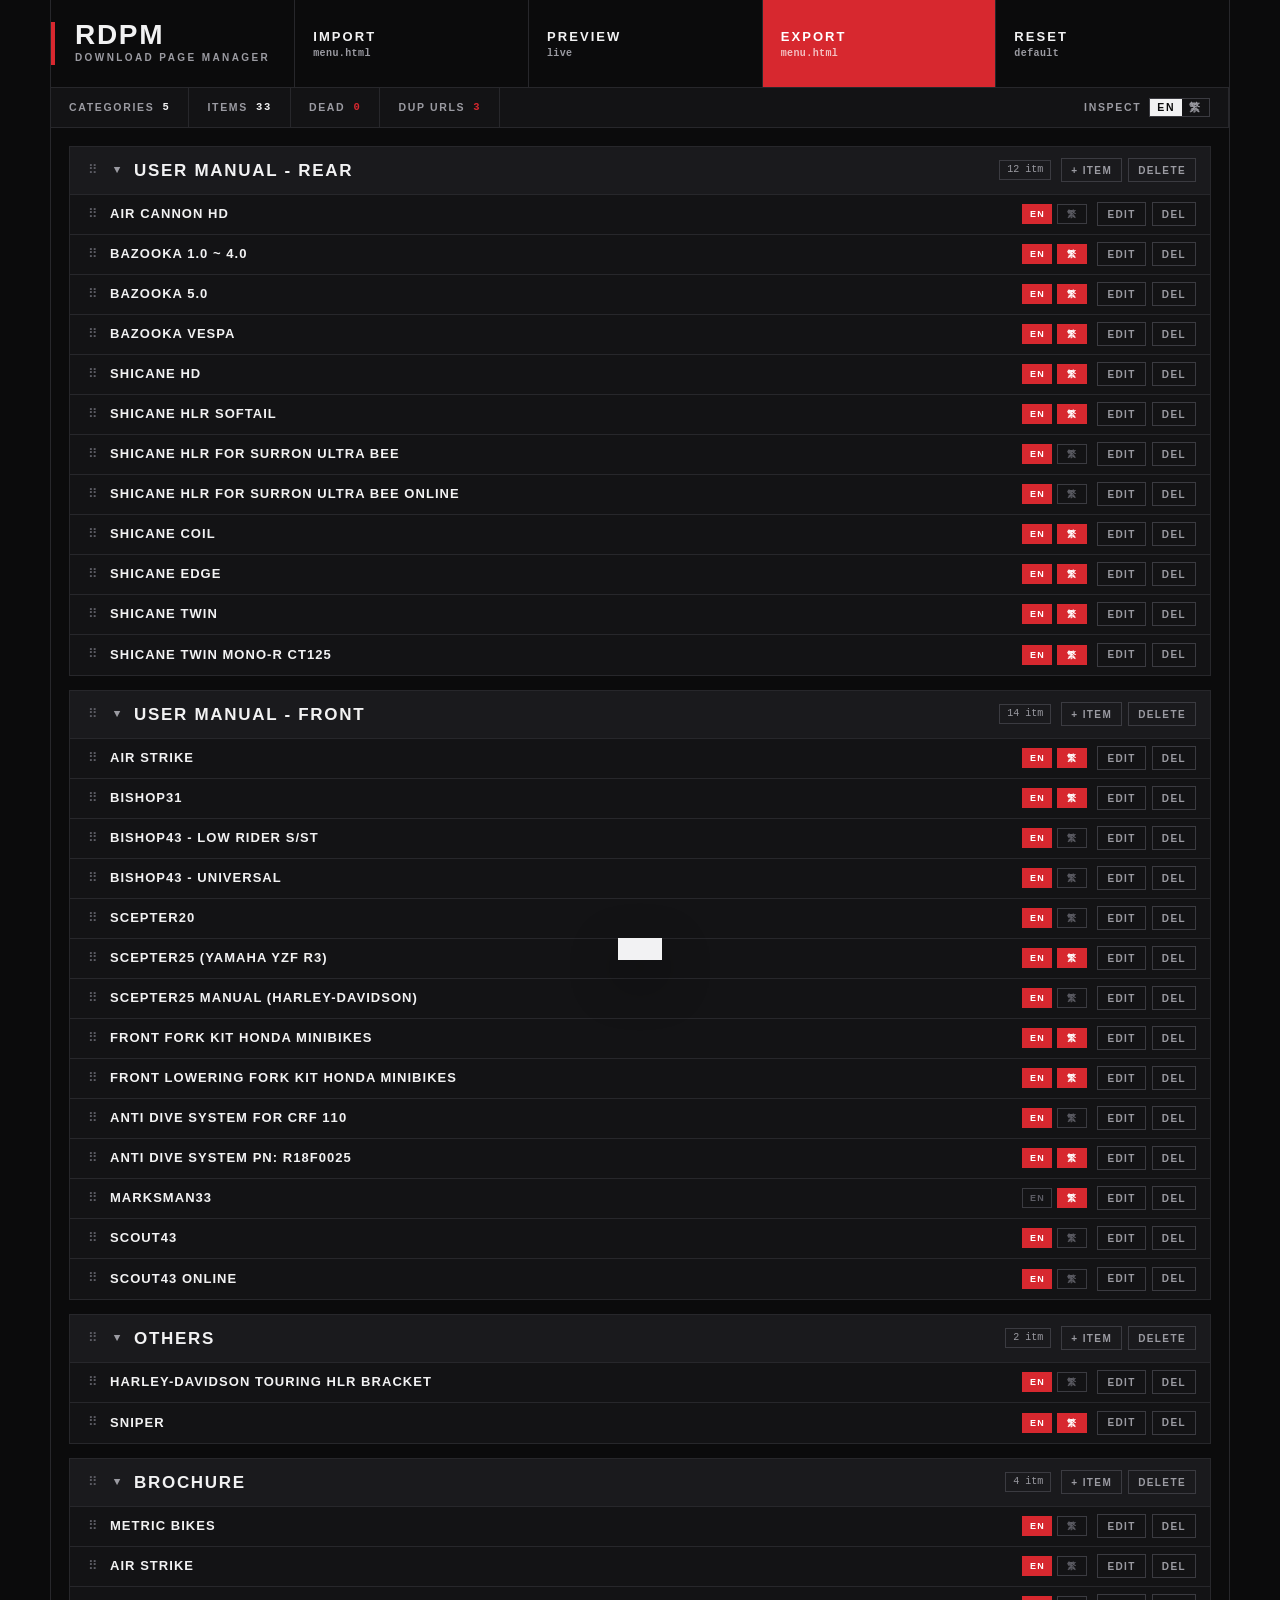
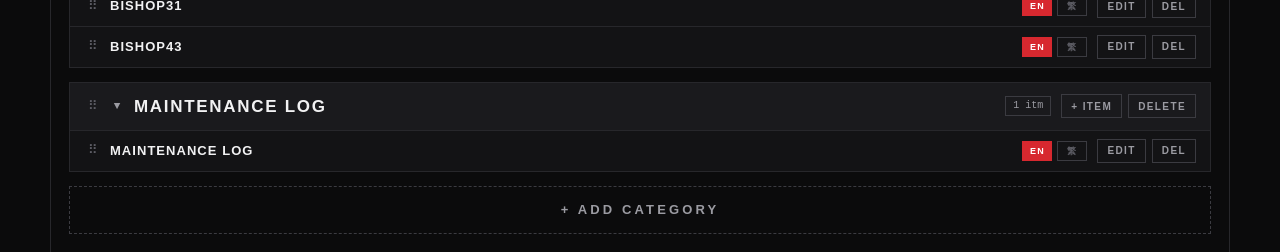
<file: RDPM.html>
<!DOCTYPE html>
<html lang="en">
<head>
<meta charset="UTF-8">
<!--HUB2:KIT:BEGIN-->
<style id="hub2-kit">
/* ══════════════════════════════════════════════════════════════
   HUB 2.0 KIT — shared design tokens + base chrome
   Source of truth: kit/hub2-kit.css  →  injected by tools/sync-kit.js
   Language: racing red · zero radius · condensed caps · hairline rules
   ══════════════════════════════════════════════════════════════ */
:root{
  /* surfaces (dark default — RACING) */
  --h2-bg:#0b0b0c;
  --h2-surface:#131315;
  --h2-surface-2:#1a1a1d;
  --h2-surface-3:#232327;
  --h2-line:#27272b;
  --h2-line-strong:#3b3b41;
  /* ink */
  --h2-fg:#f2f2f3;
  --h2-fg-dim:#9b9ba2;
  --h2-fg-mute:#5d5d65;
  /* signal */
  --h2-accent:#d7282f;
  --h2-accent-hover:#ea3a41;
  --h2-accent-fg:#ffffff;
  --h2-accent-soft:rgba(215,40,47,.14);
  --h2-ok:#2fb86e;
  --h2-warn:#e9a23b;
  --h2-info:#3d8bfd;
  --h2-shadow:0 18px 50px rgba(0,0,0,.45);
  --h2-backdrop:rgba(0,0,0,.62);
  /* type */
  --h2-font:'Bahnschrift','Bahnschrift SemiCondensed','DIN Alternate','Roboto Condensed','Barlow Condensed','Arial Narrow','Microsoft JhengHei','PingFang TC','Noto Sans TC',sans-serif;
  --h2-mono:'Cascadia Mono','JetBrains Mono','Roboto Mono',Consolas,'Microsoft JhengHei',monospace;
  --h2-track:.08em;
  --h2-track-label:.16em;
  --h2-fs:13px;
  --h2-fs-sm:11px;
  --h2-fs-xs:10px;
  /* metrics */
  --h2-ctl:30px;
  --h2-ctl-sm:24px;
  --h2-bar:48px;
  --h2-gap:12px;
  --h2-ease:cubic-bezier(.2,.7,.2,1);
  /* section-label marker: background:var(--h2-mark) 12px 50%/3px 11px no-repeat */
  --h2-mark:linear-gradient(var(--h2-accent),var(--h2-accent));
  color-scheme:dark;
}
:root[data-h2-theme="light"]{
  --h2-bg:#ffffff;
  --h2-surface:#f6f6f7;
  --h2-surface-2:#ededef;
  --h2-surface-3:#e3e3e6;
  --h2-line:#dadade;
  --h2-line-strong:#b3b3ba;
  --h2-fg:#0b0b0c;
  --h2-fg-dim:#5e5e67;
  --h2-fg-mute:#9b9ba4;
  --h2-accent-soft:rgba(215,40,47,.10);
  --h2-shadow:0 18px 50px rgba(0,0,0,.16);
  --h2-backdrop:rgba(10,10,12,.38);
  color-scheme:light;
}

/* ── base chrome (low-specificity, safe for tool content) ── */
:where(html){-webkit-text-size-adjust:100%}
::selection{background:var(--h2-accent);color:var(--h2-accent-fg)}
:where(*){scrollbar-width:thin;scrollbar-color:var(--h2-line-strong) transparent}
::-webkit-scrollbar{width:10px;height:10px}
::-webkit-scrollbar-track{background:transparent}
::-webkit-scrollbar-thumb{background:var(--h2-line-strong);border:3px solid transparent;background-clip:padding-box}
::-webkit-scrollbar-thumb:hover{background:var(--h2-fg-mute);background-clip:padding-box;border:3px solid transparent}
::-webkit-scrollbar-corner{background:transparent}
:where(button,[role="button"],a,input,select,textarea,summary):focus-visible{outline:1px solid var(--h2-accent);outline-offset:1px}
:where(input[type="checkbox"],input[type="radio"]){accent-color:var(--h2-accent)}

/* range — thin rail, square accent thumb */
:where(input[type="range"]){-webkit-appearance:none;appearance:none;background:transparent;height:18px;cursor:pointer;accent-color:var(--h2-accent)}
:where(input[type="range"])::-webkit-slider-runnable-track{height:2px;background:var(--h2-line-strong)}
:where(input[type="range"])::-moz-range-track{height:2px;background:var(--h2-line-strong)}
:where(input[type="range"])::-webkit-slider-thumb{-webkit-appearance:none;width:10px;height:14px;margin-top:-6px;background:var(--h2-accent);border:0;border-radius:0}
:where(input[type="range"])::-moz-range-thumb{width:10px;height:14px;background:var(--h2-accent);border:0;border-radius:0}
:where(input[type="range"]):hover::-webkit-slider-thumb{background:var(--h2-accent-hover)}

/* ── reusable components (opt-in classes) ── */
.h2-btn{
  display:inline-flex;align-items:center;justify-content:center;gap:6px;
  height:var(--h2-ctl);padding:0 12px;
  font:600 var(--h2-fs-sm)/1 var(--h2-font);letter-spacing:var(--h2-track);text-transform:uppercase;
  color:var(--h2-fg);background:transparent;border:1px solid var(--h2-line-strong);border-radius:0;
  cursor:pointer;white-space:nowrap;transition:background .15s,border-color .15s,color .15s;
}
.h2-btn:hover{border-color:var(--h2-fg-dim);background:var(--h2-surface-2)}
.h2-btn:disabled{opacity:.38;cursor:not-allowed}
.h2-btn--primary{background:var(--h2-accent);border-color:var(--h2-accent);color:var(--h2-accent-fg)}
.h2-btn--primary:hover{background:var(--h2-accent-hover);border-color:var(--h2-accent-hover)}
.h2-btn--ghost{border-color:transparent;color:var(--h2-fg-dim)}
.h2-btn--ghost:hover{color:var(--h2-fg);background:var(--h2-surface-2);border-color:transparent}
.h2-btn--sm{height:var(--h2-ctl-sm);padding:0 9px;font-size:var(--h2-fs-xs)}
.h2-label{font:600 var(--h2-fs-xs)/1.2 var(--h2-font);letter-spacing:var(--h2-track-label);text-transform:uppercase;color:var(--h2-fg-dim)}
.h2-field{height:var(--h2-ctl);padding:0 10px;font:var(--h2-fs)/1 var(--h2-font);color:var(--h2-fg);background:var(--h2-surface-2);border:1px solid var(--h2-line);border-radius:0}
.h2-field:focus{border-color:var(--h2-accent);outline:none}

/* toast shared by bridge */
#h2-toast{position:fixed;left:50%;bottom:22px;transform:translate(-50%,16px);z-index:2147483000;
  padding:10px 16px;background:var(--h2-fg);color:var(--h2-bg);font:600 11px/1 var(--h2-font);letter-spacing:.14em;text-transform:uppercase;
  opacity:0;pointer-events:none;transition:opacity .2s,transform .25s var(--h2-ease);box-shadow:var(--h2-shadow)}
#h2-toast.show{opacity:1;transform:translate(-50%,0)}
@media (prefers-reduced-motion:reduce){*{transition-duration:0s!important;animation-duration:0s!important}}

/* ── tool hamburgers — drawn exactly like the hub's (40 px square, 18 px three-bar icon, accent on hover) ── */
:is(.menu-btn,.hamburger-inline,#menuBtn,.trm-burger-btn,.tool-trm .trm-hamburger){
  width:40px!important;height:40px!important;min-width:40px!important;flex:0 0 40px!important;padding:0!important;gap:0!important;
  display:inline-flex!important;align-items:center!important;justify-content:center!important;
  border:1px solid var(--h2-line-strong)!important;border-radius:0!important;background:transparent!important;color:var(--h2-fg)!important;
  cursor:pointer;transition:background .12s,border-color .12s,color .12s!important}
#menuBtn{background:var(--h2-bg)!important}
:is(.menu-btn,.hamburger-inline,#menuBtn,.trm-burger-btn,.tool-trm .trm-hamburger) > span{display:none!important}
:is(.menu-btn,.hamburger-inline,#menuBtn,.trm-burger-btn,.tool-trm .trm-hamburger)::before{content:"";width:18px;height:18px;flex:0 0 18px;background:currentColor;
  -webkit-mask:url("data:image/svg+xml,%3Csvg xmlns='http://www.w3.org/2000/svg' viewBox='0 0 24 24' fill='none' stroke='%23000' stroke-width='2.4' stroke-linecap='square'%3E%3Cpath d='M3 6.5h18M3 12h18M3 17.5h18'/%3E%3C/svg%3E") center/18px 18px no-repeat;
          mask:url("data:image/svg+xml,%3Csvg xmlns='http://www.w3.org/2000/svg' viewBox='0 0 24 24' fill='none' stroke='%23000' stroke-width='2.4' stroke-linecap='square'%3E%3Cpath d='M3 6.5h18M3 12h18M3 17.5h18'/%3E%3C/svg%3E") center/18px 18px no-repeat}
:is(.menu-btn,.hamburger-inline,#menuBtn,.trm-burger-btn,.tool-trm .trm-hamburger):is(:hover,.active,.open,[aria-expanded="true"]){
  background:var(--h2-accent)!important;border-color:var(--h2-accent)!important;color:var(--h2-accent-fg)!important}
</style>
<script id="hub2-bridge">
/* ══════════════════════════════════════════════════════════════
   HUB 2.0 BRIDGE — runs inside every tool
   · theme sync     hub → tool  (postMessage 'hub2:theme' + localStorage)
   · open file      hub → tool  ('hub2:open'  → tool's own <input type=file>)
   · save exports   tool → hub  ('hub2:save'  ← any <a download> click)
   Source of truth: kit/hub2-bridge.js → injected by tools/sync-kit.js
   ══════════════════════════════════════════════════════════════ */
(function(){
  if (window.__HUB2_BRIDGE__) return;
  var H = window.__HUB2_BRIDGE__ = { lib:{connected:false, saveExports:false}, inHub:false };
  H.version = '2.0.4';
  var root = document.documentElement;
  var TOOL = (location.pathname.split('/').pop() || '').replace(/\.html?$/i,'');
  var THEME_KEY = 'hub2_theme_v1';
  try { H.inHub = window.parent && window.parent !== window; } catch(e){ H.inHub = true; }
  if (H.inHub) root.setAttribute('data-h2-embedded','');

  /* ── THEME ─────────────────────────────────────────── */
  var VAR_MAP = { bg:'bg', surface:'surface', 'surface-2':'surface-2', hover:'surface-3', border:'line',
    'border-strong':'line-strong', text:'fg', 'text-dim':'fg-dim', 'text-mute':'fg-mute', accent:'accent', 'accent-text':'accent-fg' };
  function applyTheme(t){
    if (!t) return;
    root.setAttribute('data-h2-theme', t.theme === 'light' ? 'light' : 'dark');
    var v = t.vars || {};
    Object.keys(VAR_MAP).forEach(function(k){
      if (v[k]) root.style.setProperty('--h2-' + VAR_MAP[k], v[k]);
      else root.style.removeProperty('--h2-' + VAR_MAP[k]);
    });
    if (v.accent){
      root.style.setProperty('--h2-accent-hover', 'color-mix(in srgb, ' + v.accent + ' 82%, #fff)');
      root.style.setProperty('--h2-accent-soft', 'color-mix(in srgb, ' + v.accent + ' 14%, transparent)');
    } else { root.style.removeProperty('--h2-accent-hover'); root.style.removeProperty('--h2-accent-soft'); }
    if (t.font) root.style.setProperty('--h2-font', t.font); else root.style.removeProperty('--h2-font');
    try { window.dispatchEvent(new CustomEvent('hub2:theme', { detail: t })); } catch(e){}
  }
  try { var saved = JSON.parse(localStorage.getItem(THEME_KEY) || 'null'); if (saved) applyTheme(saved); } catch(e){}
  if (!root.hasAttribute('data-h2-theme')) root.setAttribute('data-h2-theme','dark');

  /* ── TOAST ─────────────────────────────────────────── */
  function toast(msg){
    var el = document.getElementById('h2-toast');
    if (!el){ el = document.createElement('div'); el.id = 'h2-toast'; el.setAttribute('role','status'); (document.body||root).appendChild(el); }
    el.textContent = msg; el.classList.add('show');
    clearTimeout(toast._t); toast._t = setTimeout(function(){ el.classList.remove('show'); }, 2400);
  }
  H.toast = toast;

  /* ── OPEN FILE ─────────────────────────────────────── */
  function extOf(n){ var m = /\.([a-z0-9]+)$/i.exec(n||''); return m ? m[1].toLowerCase() : ''; }
  function accepts(input, file){
    var acc = (input.getAttribute('accept') || '').toLowerCase().split(',').map(function(s){ return s.trim(); }).filter(Boolean);
    if (!acc.length) return true;
    var ext = '.' + extOf(file.name), type = (file.type || '').toLowerCase();
    return acc.some(function(a){
      if (a[0] === '.') return a === ext;
      if (/\/\*$/.test(a)) return type.indexOf(a.slice(0,-1)) === 0;
      return a === type;
    });
  }
  function pickInput(file){
    var all = [].slice.call(document.querySelectorAll('input[type="file"]'));
    var ext = extOf(file.name);
    /* explicit routing: data-hub2-open="csv svg" */
    var tagged = all.filter(function(i){ var t = (i.getAttribute('data-hub2-open')||'').toLowerCase().split(/\s+/); return t.indexOf(ext) >= 0; });
    if (tagged.length) return tagged[0];
    var ok = all.filter(function(i){ return !i.hasAttribute('data-hub2-skip') && !i.hasAttribute('capture') && accepts(i, file); });
    /* prefer an input that lives in the part of the tool currently on screen (e.g. the active document tab) */
    function shown(i){ var p = i.parentElement; return !!(p && p.getClientRects && p.getClientRects().length); }
    var vis = ok.filter(shown);
    return vis[0] || ok[0] || null;
  }
  H.openFile = function(file){
    if (typeof window.HUB2_OPEN === 'function'){ var r = window.HUB2_OPEN(file); if (r !== false) return true; }
    var input = pickInput(file);
    if (!input) return false;
    var dt = new DataTransfer(); dt.items.add(file);
    input.files = dt.files;
    input.dispatchEvent(new Event('input', { bubbles:true }));
    input.dispatchEvent(new Event('change', { bubbles:true }));
    return true;
  };

  /* ── SAVE EXPORTS → LIBRARY ────────────────────────── */
  var blobs = new Map();
  if (typeof URL.createObjectURL === 'function'){
    var _create = URL.createObjectURL.bind(URL);
    URL.createObjectURL = function(obj){
      var u = _create(obj);
      if (obj instanceof Blob){ blobs.set(u, obj); setTimeout(function(){ blobs.delete(u); }, 120000); }
      return u;
    };
  }
  function dataUrlToBlob(u){
    var m = /^data:([^;,]*)(;base64)?,(.*)$/s.exec(u); if (!m) return null;
    var raw = m[2] ? atob(m[3]) : decodeURIComponent(m[3]);
    var a = new Uint8Array(raw.length); for (var i=0;i<raw.length;i++) a[i] = raw.charCodeAt(i) & 255;
    return new Blob([a], { type: m[1] || 'application/octet-stream' });
  }
  function captureDownload(a){
    var forced = H.force && Date.now() - H.force < 60000;   /* hub asked for SAVE / SAVE COPY */
    if (!H.inHub || !H.lib.connected || !(H.lib.saveExports || forced)) return false;
    var name = a.getAttribute('download'); if (name == null) return false;
    var href = a.href || '';
    var blob = blobs.get(href) || (href.indexOf('data:') === 0 ? dataUrlToBlob(href) : null);
    if (!blob) return false;
    if (!name) name = 'export';
    window.parent.postMessage({ type:'hub2:save', tool:TOOL, name:name, blob:blob }, '*');
    H.force = 0;
    return true;
  }
  var _click = HTMLAnchorElement.prototype.click;
  HTMLAnchorElement.prototype.click = function(){ if (captureDownload(this)) return; return _click.apply(this, arguments); };
  document.addEventListener('click', function(e){
    var a = e.target && e.target.closest ? e.target.closest('a[download]') : null;
    if (a && captureDownload(a)) e.preventDefault();
  }, true);

  /* ── MESSAGES ──────────────────────────────────────── */
  window.addEventListener('message', function(e){
    var d = e.data; if (!d || typeof d.type !== 'string' || d.type.indexOf('hub2:') !== 0) return;
    if (d.type === 'hub2:theme') applyTheme(d.theme);
    else if (d.type === 'hub2:lib') H.lib = { connected: !!d.connected, saveExports: !!d.saveExports };
    else if (d.type === 'hub2:open' && d.file){
      var ok = false; try { ok = H.openFile(d.file); } catch(err){ ok = false; }
      if (ok) toast('OPENED  ·  ' + d.file.name);
      if (e.source) e.source.postMessage({ type: ok ? 'hub2:opened' : 'hub2:open-failed', tool:TOOL, name:d.file.name, id:d.id }, '*');
    }
    else if (d.type === 'hub2:saved') toast('SAVED TO LIBRARY  ·  ' + d.name);
    else if (d.type === 'hub2:save-request'){
      var ok2 = false;
      H.force = Date.now();
      try { ok2 = typeof window.HUB2_SAVE === 'function' && window.HUB2_SAVE(d.ext) !== false; } catch(err){ ok2 = false; }
      if (!ok2) H.force = 0;
      if (e.source) e.source.postMessage({ type: ok2 ? 'hub2:save-started' : 'hub2:save-unsupported', tool:TOOL, ext:d.ext }, '*');
    }
  });
  /* Ctrl+K / ⌘K inside a tool opens the hub's command palette */
  if (H.inHub) window.addEventListener('keydown', function(e){
    if ((e.ctrlKey || e.metaKey) && !e.altKey && !e.shiftKey && (e.key||'').toLowerCase() === 'k'){
      e.preventDefault(); e.stopPropagation();
      window.parent.postMessage({ type:'hub2:palette', tool:TOOL }, '*');
    }
  }, true);
  function ready(){ if (H.inHub) window.parent.postMessage({ type:'hub2:ready', tool:TOOL, saves: (window.HUB2_SAVES || []).slice() }, '*'); }
  if (document.readyState === 'complete') setTimeout(ready, 0); else window.addEventListener('load', function(){ setTimeout(ready, 30); });
})();
</script>
<!--HUB2:KIT:END-->
<meta name="viewport" content="width=device-width, initial-scale=1.0">
<title>RDPM — RACINGBROS DOWNLOAD PAGE MANAGER</title>
<style>
:root{
  --bg:#0a0a0a;
  --panel:#111;
  --panel2:#161616;
  --line:#262626;
  --line2:#333;
  --ink:#e8e8e8;
  --dim:#777;
  --dimmer:#4a4a4a;
  --red:#CC282E;
  --redink:#ff5a5f;
  --ok:#3a3a3a;
  --mono:'JetBrains Mono',monospace;
  --cond:'Barlow Condensed',sans-serif;
}
*{box-sizing:border-box;margin:0;padding:0}
html,body{height:100%}
body{
  background:var(--bg);
  color:var(--ink);
  font-family:var(--mono);
  font-size:12px;
  line-height:1.4;
  -webkit-font-smoothing:antialiased;
}
button,input{font-family:inherit}
::selection{background:var(--red);color:#fff}

/* ===== APP SHELL ===== */
.app{max-width:1100px;margin:0 auto;min-height:100%;border-left:1px solid var(--line);border-right:1px solid var(--line)}

/* ===== MASTHEAD ===== */
.mast{
  display:flex;align-items:stretch;
  border-bottom:1px solid var(--line);
  background:var(--panel);
}
.mast-id{
  padding:18px 20px;border-right:1px solid var(--line);
  display:flex;flex-direction:column;justify-content:center;min-width:180px;
}
.mast-id .logo{
  font-family:var(--cond);font-weight:700;letter-spacing:2px;
  font-size:30px;line-height:.9;text-transform:uppercase;
}
.mast-id .logo b{color:var(--red)}
.mast-id .sub{
  font-size:9px;letter-spacing:3px;color:var(--dim);text-transform:uppercase;margin-top:4px;
}
.mast-actions{display:flex;flex:1;flex-wrap:wrap}
.act{
  flex:1;min-width:120px;
  background:var(--panel);border:none;border-right:1px solid var(--line);
  color:var(--ink);cursor:pointer;
  font-family:var(--cond);font-weight:600;font-size:14px;letter-spacing:2px;text-transform:uppercase;
  padding:0 18px;transition:.12s;
  display:flex;align-items:center;gap:10px;justify-content:flex-start;
}
.act:last-child{border-right:none}
.act:hover{background:var(--panel2);color:#fff}
.act .k{color:var(--dim);font-family:var(--mono);font-size:11px}
.act.primary:hover{background:var(--red);color:#fff}
.act.primary:hover .k{color:#fff}
.act.danger:hover{background:#2a0d0e;color:var(--redink)}

/* ===== STATUS STRIP ===== */
.strip{
  display:flex;gap:0;border-bottom:1px solid var(--line);background:var(--panel2);
  font-size:10px;letter-spacing:1px;text-transform:uppercase;color:var(--dim);
}
.stat{padding:9px 18px;border-right:1px solid var(--line);display:flex;gap:8px;align-items:center}
.stat b{color:var(--ink);font-weight:500}
.stat.warn b{color:var(--redink)}
.stat .lang-pill{
  display:inline-flex;border:1px solid var(--line2);
}
.stat .lang-pill span{padding:1px 7px;color:var(--dim);cursor:default}
.stat .lang-pill span.on{background:var(--ink);color:#000;font-weight:700}

/* ===== BOARD ===== */
.board{padding:16px}
.cat{
  border:1px solid var(--line);margin-bottom:14px;background:var(--panel);
}
.cat.dragover-cat{border-color:var(--red)}
.cat-head{
  display:flex;align-items:center;gap:10px;
  padding:11px 12px;border-bottom:1px solid var(--line);background:var(--panel2);
  user-select:none;
}
.grip{
  cursor:grab;color:var(--dimmer);font-size:13px;letter-spacing:-2px;
  padding:2px 4px;line-height:1;
}
.grip:active{cursor:grabbing}
.cat-label{
  font-family:var(--cond);font-weight:700;font-size:18px;letter-spacing:1.5px;
  text-transform:uppercase;flex:1;line-height:1;cursor:text;
}
.cat-label.editing{outline:1px solid var(--red);outline-offset:2px}
.cat-count{color:var(--dim);font-size:10px;letter-spacing:1px;border:1px solid var(--line2);padding:2px 7px}
.cat-btns{display:flex;gap:6px}
.mini{
  background:transparent;border:1px solid var(--line2);color:var(--dim);
  cursor:pointer;font-family:var(--mono);font-size:10px;letter-spacing:1px;
  padding:4px 9px;text-transform:uppercase;transition:.12s;
}
.mini:hover{border-color:var(--ink);color:var(--ink)}
.mini.add:hover{border-color:var(--red);color:var(--redink)}
.mini.del:hover{border-color:var(--red);color:var(--redink)}
.cat.collapsed .cat-body{display:none}
.chev{color:var(--dim);font-size:11px;width:14px;text-align:center;cursor:pointer}

.cat-body{min-height:8px}
.empty-drop{
  padding:14px;text-align:center;color:var(--dimmer);font-size:10px;letter-spacing:2px;text-transform:uppercase;
}

/* ===== ITEM ROW ===== */
.row{
  display:flex;align-items:center;gap:10px;
  padding:8px 12px;border-bottom:1px solid var(--line);
  background:var(--panel);transition:background .1s;
}
.row:last-child{border-bottom:none}
.row:hover{background:var(--panel2)}
.row.dragging{opacity:.35}
.row.drop-before{box-shadow:inset 0 2px 0 var(--red)}
.row.drop-after{box-shadow:inset 0 -2px 0 var(--red)}
.row-name{
  flex:1;font-size:12px;letter-spacing:.5px;text-transform:uppercase;cursor:text;
  white-space:nowrap;overflow:hidden;text-overflow:ellipsis;
}
.row.dead .row-name{color:var(--dim)}
.row-name input{
  width:100%;background:#000;border:1px solid var(--red);color:#fff;
  font-family:var(--mono);font-size:12px;letter-spacing:.5px;text-transform:uppercase;padding:3px 6px;outline:none;
}
.badges{display:flex;gap:5px}
.badge{
  font-size:9px;letter-spacing:1px;padding:2px 6px;border:1px solid var(--line2);
  color:var(--dimmer);text-transform:uppercase;min-width:30px;text-align:center;
}
.badge.on{background:var(--red);border-color:var(--red);color:#fff}
.badge.dead{border-color:var(--red);color:var(--redink)}
.row-btns{display:flex;gap:6px}

/* ===== ADD CATEGORY ===== */
.add-cat{
  width:100%;background:transparent;border:1px dashed var(--line2);color:var(--dim);
  cursor:pointer;font-family:var(--cond);font-weight:600;font-size:15px;letter-spacing:3px;
  text-transform:uppercase;padding:14px;transition:.12s;
}
.add-cat:hover{border-color:var(--red);color:var(--redink)}

/* ===== MODAL ===== */
.scrim{
  position:fixed;inset:0;background:rgba(0,0,0,.78);
  display:none;align-items:flex-start;justify-content:center;z-index:50;padding:60px 16px;
}
.scrim.open{display:flex}
.modal{
  width:100%;max-width:520px;background:var(--panel);border:1px solid var(--line2);
}
.modal-head{
  padding:14px 16px;border-bottom:1px solid var(--line);
  font-family:var(--cond);font-weight:700;font-size:18px;letter-spacing:2px;text-transform:uppercase;
  display:flex;justify-content:space-between;align-items:center;
}
.modal-head .x{cursor:pointer;color:var(--dim);font-size:16px}
.modal-head .x:hover{color:var(--redink)}
.modal-body{padding:16px}
.field{margin-bottom:14px}
.field label{
  display:block;font-size:9px;letter-spacing:2px;color:var(--dim);
  text-transform:uppercase;margin-bottom:6px;
}
.field label .opt{color:var(--dimmer)}
.field input{
  width:100%;background:#000;border:1px solid var(--line2);color:var(--ink);
  font-family:var(--mono);font-size:12px;padding:9px 10px;outline:none;transition:.12s;
}
.field input:focus{border-color:var(--red)}
.field input::placeholder{color:var(--dimmer);text-transform:none}
.field .hint{font-size:9px;color:var(--dimmer);margin-top:5px;letter-spacing:.5px}
.modal-warn{
  font-size:10px;color:var(--redink);letter-spacing:1px;text-transform:uppercase;
  border:1px solid var(--red);background:#1a0809;padding:8px 10px;margin-bottom:14px;display:none;
}
.modal-warn.show{display:block}
.modal-foot{
  display:flex;gap:10px;padding:14px 16px;border-top:1px solid var(--line);justify-content:flex-end;
}
.btn{
  background:transparent;border:1px solid var(--line2);color:var(--ink);cursor:pointer;
  font-family:var(--cond);font-weight:600;font-size:14px;letter-spacing:2px;text-transform:uppercase;
  padding:9px 22px;transition:.12s;
}
.btn:hover{border-color:var(--ink)}
.btn.go{background:var(--red);border-color:var(--red);color:#fff}
.btn.go:hover{background:#a81f24;border-color:#a81f24}

/* ===== PREVIEW MODAL ===== */
.modal.wide{max-width:1000px}
.pv-frame{width:100%;height:70vh;border:1px solid var(--line2);background:#fff}
.pv-note{font-size:9px;color:var(--dim);letter-spacing:1px;text-transform:uppercase;margin-bottom:10px}

/* ===== TOAST ===== */
.toast{
  position:fixed;bottom:20px;left:50%;transform:translateX(-50%) translateY(80px);
  background:var(--red);color:#fff;padding:11px 22px;z-index:99;
  font-family:var(--cond);font-weight:600;letter-spacing:2px;text-transform:uppercase;font-size:14px;
  transition:transform .22s;border:1px solid #fff2;
}
.toast.show{transform:translateX(-50%) translateY(0)}

@media (max-width:680px){
  .mast{flex-direction:column}
  .mast-id{border-right:none;border-bottom:1px solid var(--line)}
  .act{min-width:50%;border-bottom:1px solid var(--line)}
  .strip{flex-wrap:wrap}
}
</style>
<style id="hub2-skin">
/*HUB2:SKIN — tool chrome mapped onto HUB 2.0 tokens. Source: skins/RDPM.css*/
:root{
  --bg:var(--h2-bg); --panel:var(--h2-surface); --panel2:var(--h2-surface-2);
  --line:var(--h2-line); --line2:var(--h2-line-strong);
  --ink:var(--h2-fg); --dim:var(--h2-fg-dim); --dimmer:var(--h2-fg-mute);
  --red:var(--h2-accent); --redink:var(--h2-accent);
  --mono:var(--h2-mono); --cond:var(--h2-font);
}
body{font-size:12px}
.app{max-width:1180px;border-color:var(--h2-line)}
.mast{background:var(--h2-bg)}
.mast-id{padding:22px 24px;min-width:220px;position:relative}
.mast-id::before{content:"";position:absolute;left:0;top:22px;bottom:22px;width:4px;background:var(--h2-accent)}
.mast-id .logo{font-size:28px;letter-spacing:.06em}
.mast-id .sub{font-family:var(--h2-font);font-size:10px;letter-spacing:.24em;font-weight:600}
.act{background:var(--h2-bg);font-size:13px;font-weight:700;letter-spacing:.16em;min-height:76px;flex-direction:column;align-items:flex-start;justify-content:center;gap:4px}
.act .k{font-size:10px;letter-spacing:.04em;text-transform:none}
.act:hover{background:var(--h2-surface-2);color:var(--h2-fg)}
.act.primary{background:var(--h2-accent);color:var(--h2-accent-fg)}
.act.primary .k{color:color-mix(in srgb,var(--h2-accent-fg) 70%,transparent)}
.act.primary:hover{background:var(--h2-accent-hover)}
.act.danger:hover{background:var(--h2-accent-soft);color:var(--h2-accent)}
.strip{font-family:var(--h2-font);font-size:10.5px;letter-spacing:.16em;font-weight:600;background:var(--h2-surface)}
.stat{padding:10px 18px}
.stat b{font-family:var(--h2-mono);font-weight:600}
.stat.warn b{color:var(--h2-accent)}
.stat .lang-pill span{font-family:var(--h2-font);font-weight:700}
.stat .lang-pill span.on{background:var(--h2-fg);color:var(--h2-bg)}
.board{padding:18px}
.cat{background:var(--h2-surface)}
.cat-head{padding:0 14px;height:48px;background:var(--h2-surface-2)}
.cat-label{font-size:17px;letter-spacing:.1em}
.cat-count{font-family:var(--h2-mono);letter-spacing:0}
.mini{font-family:var(--h2-font);font-weight:700;letter-spacing:.14em;height:24px;padding:0 9px}
.mini:hover{border-color:var(--h2-fg-dim);color:var(--h2-fg);background:var(--h2-surface-3)}
.mini.add:hover,.mini.del:hover{border-color:var(--h2-accent);color:var(--h2-accent);background:transparent}
.row{height:40px;padding:0 14px;background:var(--h2-surface)}
.row:hover{background:var(--h2-surface-2)}
.row-name{font-family:var(--h2-font);font-size:13px;letter-spacing:.08em;font-weight:600}
.row-name input,.field input{background:var(--h2-bg);color:var(--h2-fg)}
.badge{font-family:var(--h2-font);font-weight:700;letter-spacing:.12em;height:20px;display:inline-flex;align-items:center;justify-content:center}
.badge.on{color:var(--h2-accent-fg)}
.add-cat{font-size:13px;font-weight:700;letter-spacing:.24em;height:48px;padding:0}
.add-cat:hover{color:var(--h2-accent);border-color:var(--h2-accent)}
.scrim{background:var(--h2-backdrop)}
.modal{background:var(--h2-bg);border-top:3px solid var(--h2-accent);box-shadow:var(--h2-shadow)}
.modal-head{font-size:15px;letter-spacing:.18em}
.modal-head .x:hover{color:var(--h2-accent)}
.field label{font-family:var(--h2-font);font-size:10.5px;font-weight:700;letter-spacing:.18em}
.field input{height:36px}
.modal-warn{background:var(--h2-accent-soft);color:var(--h2-accent);font-family:var(--h2-font);font-weight:600;letter-spacing:.12em}
.btn{font-size:12px;font-weight:700;letter-spacing:.18em;height:36px;padding:0 20px}
.btn:hover{border-color:var(--h2-fg-dim);background:var(--h2-surface-2)}
.btn.go{color:var(--h2-accent-fg)}
.btn.go:hover{background:var(--h2-accent-hover);border-color:var(--h2-accent-hover)}
.toast{background:var(--h2-fg);color:var(--h2-bg);border:0;font-size:11px;letter-spacing:.16em;box-shadow:var(--h2-shadow)}
</style>
</head>
<body>

<div class="app">
  <div class="mast">
    <div class="mast-id">
      <div class="logo">RDPM</div>
      <div class="sub">Download Page Manager</div>
    </div>
    <div class="mast-actions">
      <button class="act" onclick="document.getElementById('importFile').click()">Import<span class="k">menu.html</span></button>
      <button class="act" onclick="openPreview()">Preview<span class="k">live</span></button>
      <button class="act primary" onclick="exportMenu()">Export<span class="k">menu.html</span></button>
      <button class="act danger" onclick="resetAll()">Reset<span class="k">default</span></button>
    </div>
  </div>

  <div class="strip">
    <div class="stat">Categories <b id="s-cats">0</b></div>
    <div class="stat">Items <b id="s-items">0</b></div>
    <div class="stat warn">Dead <b id="s-dead">0</b></div>
    <div class="stat warn">Dup URLs <b id="s-dup">0</b></div>
    <div class="stat" style="margin-left:auto">Inspect
      <span class="lang-pill"><span id="lp-en" class="on">EN</span><span id="lp-zh">繁</span></span>
    </div>
  </div>

  <div class="board" id="board"></div>
</div>

<input type="file" id="importFile" accept=".html,text/html" style="display:none" onchange="importMenu(event)">

<!-- ITEM EDITOR -->
<div class="scrim" id="editScrim">
  <div class="modal">
    <div class="modal-head"><span id="editTitle">Add item</span><span class="x" onclick="closeEdit()">✕</span></div>
    <div class="modal-body">
      <div class="modal-warn" id="editWarn">No links set — this item will be hidden in both languages (dead entry).</div>
      <div class="field">
        <label>Item name</label>
        <input type="text" id="f-name" placeholder="e.g. SHICANE HD" autocomplete="off">
      </div>
      <div class="field">
        <label>English link <span class="opt">/ optional</span></label>
        <input type="text" id="f-en" placeholder="https://drive.google.com/file/d/.../view" autocomplete="off">
      </div>
      <div class="field">
        <label>繁體中文 link <span class="opt">/ optional</span></label>
        <input type="text" id="f-zh" placeholder="https://drive.google.com/file/d/.../view" autocomplete="off">
        <div class="hint">Paste the Google Drive share link as-is. Leave blank if no manual exists for that language.</div>
      </div>
    </div>
    <div class="modal-foot">
      <button class="btn" onclick="closeEdit()">Cancel</button>
      <button class="btn go" onclick="saveEdit()">Save</button>
    </div>
  </div>
</div>

<!-- PREVIEW -->
<div class="scrim" id="pvScrim">
  <div class="modal wide">
    <div class="modal-head"><span>Live preview — exported menu.html</span><span class="x" onclick="closePreview()">✕</span></div>
    <div class="modal-body">
      <div class="pv-note">Rendered on white — the real file ships with a transparent body for embedding.</div>
      <iframe id="pvFrame" class="pv-frame"></iframe>
    </div>
  </div>
</div>

<div class="toast" id="toast"></div>

<script>
/* ============================================================
   RDPM — RACINGBROS DOWNLOAD PAGE MANAGER
   Single-file. Edits the menu data, exports a faithful menu.html.
   ============================================================ */

const STORE_KEY = 'rdpm_state_v2';
const LEGACY_LABELS = {
  REAR:'USER MANUAL - REAR', FRONT:'USER MANUAL - FRONT',
  OTHERS:'OTHERS', BROCHURE:'BROCHURE'
};

let uid = 1;
const nid = () => 'x' + (uid++);

/* ---- default data (current live menu) ---- */
function defaultState(){
  const DEFAULT = [
    {
      "label": "USER MANUAL - REAR",
      "items": [
        {
          "name": "AIR CANNON HD",
          "en": "https://drive.google.com/file/d/1b7vwTeFm-snziTuGfq7N00DYnhcbmUCe/view?usp=drive_link",
          "zh": null
        },
        {
          "name": "BAZOOKA 1.0 ~ 4.0",
          "en": "https://drive.google.com/file/d/1PapsKq0sNzpacPkZGQ6tdfAZfRLODErJ/view?usp=drive_link",
          "zh": "https://drive.google.com/file/d/1lSKYGrCHfoDjEMn6mgeRMx09COeIep5Y/view?usp=drive_link"
        },
        {
          "name": "BAZOOKA 5.0",
          "en": "https://drive.google.com/file/d/1mgvsRV9fHcLY66tc4qNSxtN-cCM77fkw/view?usp=drive_link",
          "zh": "https://drive.google.com/file/d/1K_sTbNNt4b7zrDbyxTNJlC5Ga97O-hiq/view?usp=drive_link"
        },
        {
          "name": "BAZOOKA VESPA",
          "en": "https://drive.google.com/file/d/1rMI9w9080sTVNT7Z25z9G7Vpmaz7dMtp/view?usp=drive_link",
          "zh": "https://drive.google.com/file/d/1L1CMZORXylupNZAwZYLuQ8IlUyvQcV2h/view?usp=drive_link"
        },
        {
          "name": "SHICANE HD",
          "en": "https://drive.google.com/file/d/1LGCVCuiukp0GMSiiFNWjfNpS9wP45xhs/view?usp=drive_link",
          "zh": "https://drive.google.com/file/d/1yT3yPeLI041_wTfIceVPxXCeHEdosHB6/view?usp=drive_link"
        },
        {
          "name": "SHICANE HLR SOFTAIL",
          "en": "https://drive.google.com/file/d/1majStGSkABwRHL9vBCNl2_TdgPODTkLQ/view?usp=drive_link",
          "zh": "https://drive.google.com/file/d/1Xi2hKBzlI704FuJ80PKJnR72SEK8oJDN/view?usp=drive_link"
        },
        {
          "name": "SHICANE HLR FOR SURRON ULTRA BEE",
          "en": "https://drive.google.com/file/d/1_BcOA02OG2Amqc6pxTCoywHKuJHm7P2C/view?usp=drive_link",
          "zh": null
        },
        {
          "name": "SHICANE HLR FOR SURRON ULTRA BEE ONLINE",
          "en": "https://doc.racingbros.com/manuals/SHICANE_HLR_EMOTO_USER_MANUAL",
          "zh": null
        },
        {
          "name": "SHICANE COIL",
          "en": "https://drive.google.com/file/d/1A9XPRxxDgUXiA0-nNQQA0FJOCYQF7t4u/view?usp=drive_link",
          "zh": "https://drive.google.com/file/d/1u6pyaTmJw75EH7ET8P1QZZiZUTUEUdlu/view?usp=drive_link"
        },
        {
          "name": "SHICANE EDGE",
          "en": "https://drive.google.com/file/d/1Ey0fZ6rGDkrlXabb-wbD3gQ5BvrMemJP/view?usp=drive_link",
          "zh": "https://drive.google.com/file/d/1FJARNxmWE14gNcK28rxaqyoMpOt3YhgL/view?usp=drive_link"
        },
        {
          "name": "SHICANE TWIN",
          "en": "https://drive.google.com/file/d/18mB6dWVbCzcu49R7gA7hExUB39z8yDpZ/view?usp=drive_link",
          "zh": "https://drive.google.com/file/d/17Rd6q34Y9mIsABekRG9ZEfZk_es26_zn/view?usp=drive_link"
        },
        {
          "name": "SHICANE TWIN MONO-R CT125",
          "en": "https://drive.google.com/file/d/1q4WjPdssiq0HagJac4f1g3_3GQ6JMM52/view?usp=drive_link",
          "zh": "https://drive.google.com/file/d/1f3fxdPe5IU3I5qOT2izyr4SKR2luddwA/view?usp=drive_link"
        }
      ]
    },
    {
      "label": "USER MANUAL - FRONT",
      "items": [
        {
          "name": "AIR STRIKE",
          "en": "https://drive.google.com/file/d/1MjNOuhqwFoz0wnECZBOR5bRAP42LiJvZ/view?usp=drive_link",
          "zh": "https://drive.google.com/file/d/1jESPwiWgt9WNKtalRhRibCNOdT0_GFd8/view?usp=drive_link"
        },
        {
          "name": "BISHOP31",
          "en": "https://drive.google.com/file/d/1MjNOuhqwFoz0wnECZBOR5bRAP42LiJvZ/view?usp=drive_link",
          "zh": "https://drive.google.com/file/d/1jESPwiWgt9WNKtalRhRibCNOdT0_GFd8/view?usp=drive_link"
        },
        {
          "name": "BISHOP43 - LOW RIDER S/ST",
          "en": "https://drive.google.com/file/d/1gzLXXRME9tYBz-zSOTfwRv5vXkn5OgiX/view?usp=drive_link",
          "zh": null
        },
        {
          "name": "BISHOP43 - UNIVERSAL",
          "en": "https://drive.google.com/file/d/1kQr3-rVFTlI7aCV49KFqOzsy_u8z_wbG/view?usp=drive_link",
          "zh": null
        },
        {
          "name": "SCEPTER20",
          "en": "https://drive.google.com/file/d/1FabNcrsbPVWcNq_VJZkcn6Kex82IdDjO/view?usp=drive_link",
          "zh": null
        },
        {
          "name": "SCEPTER25 (YAMAHA YZF R3)",
          "en": "https://drive.google.com/file/d/1om8mPge9b5KEzEQuB9s1OL4vTfNs97vl/view?usp=drive_link",
          "zh": "https://drive.google.com/file/d/1ZBhhxGerZa2KHwPRRFCnzVwUd10Z1Q-r/view?usp=drive_link"
        },
        {
          "name": "SCEPTER25 MANUAL (HARLEY-DAVIDSON)",
          "en": "https://drive.google.com/file/d/1HvoogrJu5PG1LTGOyGw4kYaUq-tYls5M/view?usp=drive_link",
          "zh": null
        },
        {
          "name": "FRONT FORK KIT HONDA MINIBIKES",
          "en": "https://drive.google.com/file/d/1LKprgF6Es07dJcRhO9f6agz2Z9cGpzPG/view?usp=drive_link",
          "zh": "https://drive.google.com/file/d/16HcuM5cR8gvez-dDZn5kIkwWxQZI0rrK/view?usp=drive_link"
        },
        {
          "name": "FRONT LOWERING FORK KIT HONDA MINIBIKES",
          "en": "https://drive.google.com/file/d/1oLVFPYTQHedh2r0wQdjneT9IewNYc8vj/view?usp=drive_link",
          "zh": "https://drive.google.com/file/d/1RWNysBTYSW7UPNC9ACBdJdBhHsfflaIc/view?usp=drive_link"
        },
        {
          "name": "ANTI DIVE SYSTEM for CRF 110",
          "en": "https://drive.google.com/file/d/1nujPseXmZjhiUIkC-flLm5lQ004Ab3zq/view?usp=drive_link",
          "zh": null
        },
        {
          "name": "ANTI DIVE SYSTEM PN: R18F0025",
          "en": "https://drive.google.com/file/d/1DoI4Ts_gD3iQBuoJSdeFYzt9QqTHn-Zr/view?usp=drive_link",
          "zh": "https://drive.google.com/file/d/1v98yj9iY4Gn_E8jPLO4EVR_JiMTB9hMD/view?usp=drive_link"
        },
        {
          "name": "MARKSMAN33",
          "en": null,
          "zh": "https://drive.google.com/file/d/17En1EeFtoz7jBct4e_BHs_dLtVSRAN5G/view?usp=drive_link"
        },
        {
          "name": "SCOUT43",
          "en": "https://drive.google.com/file/d/194kE6lrrjV2EjF60vAuZlbRdBb0IB7AB/view?usp=drive_link",
          "zh": null
        },
        {
          "name": "SCOUT43 ONLINE",
          "en": "https://doc.racingbros.com/manuals/SCOUT43_USER_MANUAL",
          "zh": null
        }
      ]
    },
    {
      "label": "OTHERS",
      "items": [
        {
          "name": "HARLEY-DAVIDSON TOURING HLR BRACKET",
          "en": "https://drive.google.com/file/d/1mYOm5pKxO7iFlx0He21fBFD7D7Nup62v/view?usp=drive_link",
          "zh": null
        },
        {
          "name": "SNIPER",
          "en": "https://drive.google.com/file/d/1kY1QxgXjj_LHdAEfdOI9YRUTHhctStn4/view?usp=drive_link",
          "zh": "https://drive.google.com/file/d/1cadIp5LUZRrZ05qGdkXI-8TMN5wU6iB6/view?usp=drive_link"
        }
      ]
    },
    {
      "label": "BROCHURE",
      "items": [
        {
          "name": "METRIC BIKES",
          "en": "https://drive.google.com/file/d/1yguruJY-tWWBg9KLcUQGl09Lgy4TCYjG/view?usp=drive_link",
          "zh": null
        },
        {
          "name": "AIR STRIKE",
          "en": "https://drive.google.com/file/d/168a4FfTwu72loFchGjtge3yY-Zo8EcH-/view?usp=drive_link",
          "zh": null
        },
        {
          "name": "BISHOP31",
          "en": "https://drive.google.com/file/d/168a4FfTwu72loFchGjtge3yY-Zo8EcH-/view?usp=drive_link",
          "zh": null
        },
        {
          "name": "BISHOP43",
          "en": "https://drive.google.com/file/d/1EnEaHdqfY4GftjkZOpFseB7I-X75nFvC/view?usp=drive_link",
          "zh": null
        }
      ]
    },
    {
      "label": "MAINTENANCE LOG",
      "items": [
        {
          "name": "MAINTENANCE LOG",
          "en": "https://ms.racingbros.com/",
          "zh": null
        }
      ]
    }
  ];
  return DEFAULT.map(c=>({
    id:nid(), label:c.label, open:true,
    items:c.items.map(i=>({id:nid(),name:i.name,en:i.en||null,zh:i.zh||null}))
  }));
}
let state = [];

/* ---- persistence ---- */
function save(){
  try{ localStorage.setItem(STORE_KEY, JSON.stringify(state)); }catch(e){}
}
function load(){
  try{
    const raw = localStorage.getItem(STORE_KEY);
    if(raw){
      const s = JSON.parse(raw);
      if(Array.isArray(s) && s.length){
        // refresh ids so they're unique this session
        s.forEach(c=>{ c.id=nid(); if(c.open===undefined)c.open=true; c.items.forEach(i=>i.id=nid()); });
        state = s; return;
      }
    }
  }catch(e){}
  state = defaultState();
}

/* ============================================================
   RENDER
   ============================================================ */
function el(tag, cls, html){
  const e=document.createElement(tag);
  if(cls)e.className=cls;
  if(html!==undefined)e.innerHTML=html;
  return e;
}
function esc(s){return (s||'').replace(/&/g,'&amp;').replace(/</g,'&lt;').replace(/>/g,'&gt;').replace(/"/g,'&quot;');}

function render(){
  const board = document.getElementById('board');
  board.innerHTML='';

  state.forEach(cat=>{
    const card = el('div','cat'+(cat.open?'':' collapsed'));
    card.dataset.cid = cat.id;

    /* header */
    const head = el('div','cat-head');
    const grip = el('span','grip','⠿'); grip.title='Drag to reorder category';
    grip.draggable=true;
    grip.addEventListener('dragstart',e=>catDragStart(e,cat.id));
    grip.addEventListener('dragend',catDragEnd);

    const chev = el('span','chev',cat.open?'▼':'▶');
    chev.addEventListener('click',()=>{cat.open=!cat.open;save();render();});

    const label = el('div','cat-label',esc(cat.label));
    label.title='Double-click to rename';
    label.addEventListener('dblclick',()=>renameCat(label,cat));

    const count = el('span','cat-count',cat.items.length+' itm');

    const btns = el('div','cat-btns');
    const addB = el('button','mini add','+ Item'); addB.onclick=()=>openEdit(cat.id,null);
    const delB = el('button','mini del','Delete'); delB.onclick=()=>deleteCat(cat);
    btns.append(addB,delB);

    head.append(grip,chev,label,count,btns);
    card.appendChild(head);

    /* body */
    const body = el('div','cat-body');
    body.dataset.cid = cat.id;
    body.addEventListener('dragover',e=>itemDragOver(e,body));
    body.addEventListener('drop',e=>itemDrop(e,cat.id));

    if(cat.items.length===0){
      body.appendChild(el('div','empty-drop','— empty — drop items here —'));
    }else{
      cat.items.forEach(item=>body.appendChild(rowEl(cat,item)));
    }
    card.appendChild(body);

    // category drop target highlight
    card.addEventListener('dragover',e=>{ if(dragKind==='cat'){e.preventDefault(); card.classList.add('dragover-cat');} });
    card.addEventListener('dragleave',()=>card.classList.remove('dragover-cat'));
    card.addEventListener('drop',e=>{ if(dragKind==='cat'){catDrop(e,cat.id); card.classList.remove('dragover-cat');} });

    board.appendChild(card);
  });

  const addCat = el('button','add-cat','+ Add category');
  addCat.onclick=addCategory;
  board.appendChild(addCat);

  updateStats();
  save();
}

function rowEl(cat,item){
  const dead = !item.en && !item.zh;
  const row = el('div','row'+(dead?' dead':''));
  row.dataset.cid=cat.id; row.dataset.iid=item.id;
  row.draggable=true;
  row.addEventListener('dragstart',e=>itemDragStart(e,cat.id,item.id,row));
  row.addEventListener('dragend',()=>{row.classList.remove('dragging');clearDropMarks();});

  const grip = el('span','grip','⠿');

  const name = el('div','row-name',esc(item.name||'(unnamed)'));
  name.title='Double-click to rename';
  name.addEventListener('dblclick',()=>renameItem(name,item));

  const badges = el('div','badges');
  if(dead){
    badges.appendChild(el('span','badge dead','DEAD'));
  }else{
    badges.appendChild(el('span','badge'+(item.en?' on':''),'EN'));
    badges.appendChild(el('span','badge'+(item.zh?' on':''),'繁'));
  }

  const btns = el('div','row-btns');
  const ed = el('button','mini','Edit'); ed.onclick=()=>openEdit(cat.id,item.id);
  const rm = el('button','mini del','Del'); rm.onclick=()=>deleteItem(cat,item);
  btns.append(ed,rm);

  row.append(grip,name,badges,btns);
  return row;
}

/* ---- inline rename ---- */
function renameItem(span,item){
  const inp=document.createElement('input');
  inp.value=item.name||'';
  span.innerHTML=''; span.appendChild(inp); inp.focus(); inp.select();
  const commit=()=>{ item.name=inp.value.trim()||item.name; render(); };
  inp.addEventListener('keydown',e=>{ if(e.key==='Enter')inp.blur(); if(e.key==='Escape'){inp.value=item.name;inp.blur();} });
  inp.addEventListener('blur',commit);
}
function renameCat(div,cat){
  div.classList.add('editing');
  const inp=document.createElement('input');
  Object.assign(inp.style,{width:'100%',background:'#000',border:'none',color:'#fff',
    fontFamily:"'Barlow Condensed',sans-serif",fontWeight:700,fontSize:'18px',letterSpacing:'1.5px',
    textTransform:'uppercase',outline:'none'});
  inp.value=cat.label;
  div.innerHTML=''; div.appendChild(inp); inp.focus(); inp.select();
  const commit=()=>{ cat.label=inp.value.trim()||cat.label; render(); };
  inp.addEventListener('keydown',e=>{ if(e.key==='Enter')inp.blur(); if(e.key==='Escape'){inp.value=cat.label;inp.blur();} });
  inp.addEventListener('blur',commit);
}

/* ============================================================
   CRUD
   ============================================================ */
function findCat(id){return state.find(c=>c.id===id);}

function addCategory(){
  state.push({id:nid(),label:'NEW CATEGORY',open:true,items:[]});
  render();
  // immediately rename the new one
  const last=document.querySelector('.cat:last-of-type .cat-label');
  if(last) last.dispatchEvent(new MouseEvent('dblclick'));
}
function deleteCat(cat){
  if(cat.items.length && !confirm('Delete category "'+cat.label+'" and its '+cat.items.length+' item(s)?')) return;
  state = state.filter(c=>c!==cat); render(); toast('Category deleted');
}
function deleteItem(cat,item){
  cat.items = cat.items.filter(i=>i!==item); render(); toast('Item deleted');
}

/* ---- item editor modal ---- */
let editCtx = {cid:null,iid:null};
function openEdit(cid,iid){
  editCtx={cid,iid};
  const cat=findCat(cid);
  const item = iid ? cat.items.find(i=>i.id===iid) : null;
  document.getElementById('editTitle').textContent = item ? 'Edit item' : 'Add item — '+cat.label;
  document.getElementById('f-name').value = item?item.name||'':'';
  document.getElementById('f-en').value   = item?item.en||'':'';
  document.getElementById('f-zh').value   = item?item.zh||'':'';
  checkWarn();
  document.getElementById('editScrim').classList.add('open');
  setTimeout(()=>document.getElementById('f-name').focus(),30);
}
function closeEdit(){document.getElementById('editScrim').classList.remove('open');}
function checkWarn(){
  const en=document.getElementById('f-en').value.trim();
  const zh=document.getElementById('f-zh').value.trim();
  document.getElementById('editWarn').classList.toggle('show', !en && !zh);
}
['f-en','f-zh'].forEach(id=>document.getElementById(id).addEventListener('input',checkWarn));
document.getElementById('f-name').addEventListener('keydown',e=>{if(e.key==='Enter')document.getElementById('f-en').focus();});

function saveEdit(){
  const name=document.getElementById('f-name').value.trim();
  const en=document.getElementById('f-en').value.trim()||null;
  const zh=document.getElementById('f-zh').value.trim()||null;
  if(!name){ document.getElementById('f-name').focus(); return; }
  const cat=findCat(editCtx.cid);
  if(editCtx.iid){
    const item=cat.items.find(i=>i.id===editCtx.iid);
    item.name=name; item.en=en; item.zh=zh;
  }else{
    cat.items.push({id:nid(),name,en,zh});
  }
  closeEdit(); render(); toast('Saved');
}

/* ============================================================
   DRAG & DROP
   ============================================================ */
let dragKind=null;           // 'item' | 'cat'
let dragItem={cid:null,iid:null};
let dragCatId=null;

function clearDropMarks(){
  document.querySelectorAll('.row.drop-before,.row.drop-after')
    .forEach(r=>r.classList.remove('drop-before','drop-after'));
}

/* items */
function itemDragStart(e,cid,iid,row){
  dragKind='item'; dragItem={cid,iid};
  row.classList.add('dragging');
  e.dataTransfer.effectAllowed='move';
  e.dataTransfer.setData('text/plain',iid);
}
function itemDragOver(e,body){
  if(dragKind!=='item')return;
  e.preventDefault();
  clearDropMarks();
  const after=rowAfter(body,e.clientY);
  if(after) after.classList.add('drop-before');
  else{
    const rows=body.querySelectorAll('.row');
    if(rows.length) rows[rows.length-1].classList.add('drop-after');
  }
}
function rowAfter(body,y){
  const rows=[...body.querySelectorAll('.row:not(.dragging)')];
  return rows.find(r=>{
    const b=r.getBoundingClientRect();
    return y < b.top + b.height/2;
  });
}
function itemDrop(e,destCid){
  if(dragKind!=='item')return;
  e.preventDefault();
  const body=document.querySelector('.cat-body[data-cid="'+destCid+'"]');
  const after=rowAfter(body,e.clientY);
  const srcCat=findCat(dragItem.cid);
  const idx=srcCat.items.findIndex(i=>i.id===dragItem.iid);
  if(idx<0)return;
  const [moved]=srcCat.items.splice(idx,1);
  const destCat=findCat(destCid);
  let pos=destCat.items.length;
  if(after){ pos=destCat.items.findIndex(i=>i.id===after.dataset.iid); if(pos<0)pos=destCat.items.length; }
  destCat.items.splice(pos,0,moved);
  dragKind=null; clearDropMarks(); render();
}

/* categories */
function catDragStart(e,cid){
  dragKind='cat'; dragCatId=cid;
  e.dataTransfer.effectAllowed='move';
  e.dataTransfer.setData('text/plain',cid);
}
function catDragEnd(){dragKind=null;document.querySelectorAll('.dragover-cat').forEach(c=>c.classList.remove('dragover-cat'));}
function catDrop(e,destCid){
  if(dragKind!=='cat'||destCid===dragCatId)return;
  e.preventDefault();
  const from=state.findIndex(c=>c.id===dragCatId);
  const to=state.findIndex(c=>c.id===destCid);
  if(from<0||to<0)return;
  const [moved]=state.splice(from,1);
  state.splice(to,0,moved);
  dragKind=null; render();
}

/* ============================================================
   STATS
   ============================================================ */
function updateStats(){
  let items=0,dead=0; const urls={};
  state.forEach(c=>c.items.forEach(i=>{
    items++;
    if(!i.en&&!i.zh)dead++;
    [i.en,i.zh].forEach(u=>{ if(u){urls[u]=(urls[u]||0)+1;} });
  }));
  const dup=Object.values(urls).filter(n=>n>1).length;
  document.getElementById('s-cats').textContent=state.length;
  document.getElementById('s-items').textContent=items;
  document.getElementById('s-dead').textContent=dead;
  document.getElementById('s-dup').textContent=dup;
}

/* ============================================================
   IMPORT
   ============================================================ */
function importMenu(ev){
  const file=ev.target.files[0];
  ev.target.value='';
  if(!file)return;
  const r=new FileReader();
  r.onload=()=>{
    try{
      const parsed=extractData(r.result);
      state=normalize(parsed);
      render(); toast('Imported '+file.name);
    }catch(err){
      alert('Could not read a menu data block from that file.\n\n'+err.message+'\n\nExpected a "const data = {...}" or "const data = [...]" declaration.');
    }
  };
  r.readAsText(file);
}
function extractData(html){
  const m = html.match(/const\s+data\s*=\s*([\s\S]*?);\s*let\s+currentLang/);
  if(!m) throw new Error('No data declaration found.');
  return JSON.parse(m[1].trim());
}
function normalize(parsed){
  // Array form (RDPM export): [{label, items:[{name,en,zh}]}]
  if(Array.isArray(parsed)){
    return parsed.map(c=>({
      id:nid(), label:c.label||'CATEGORY', open:true,
      items:(c.items||[]).map(i=>({id:nid(),name:i.name||'',en:i.en||null,zh:i.zh||null}))
    }));
  }
  // Object form (legacy menu.html): { KEY: [{name,en,zh}] }
  return Object.entries(parsed).map(([key,items])=>({
    id:nid(), label:LEGACY_LABELS[key]||key, open:true,
    items:(items||[]).map(i=>({id:nid(),name:i.name||'',en:i.en||null,zh:i.zh||null}))
  }));
}

/* ============================================================
   EXPORT  — builds a faithful menu.html
   ============================================================ */
function exportData(){
  return state.map(c=>({
    label:c.label,
    items:c.items.map(i=>({name:i.name,en:i.en||null,zh:i.zh||null}))
  }));
}

function buildMenuHTML(){
  const dataJSON = JSON.stringify(exportData(), null, 8)
    .replace(/\n/g,'\n    '); // indent block under the script
  return `<!DOCTYPE html>
<html lang="en">
<head>
    <meta charset="UTF-8">
    <meta name="viewport" content="width=device-width, initial-scale=1.0">
    <link href="https://fonts.googleapis.com/css2?family=Montserrat:wght@400;700&display=swap" rel="stylesheet">
    <style>
        /* BASE STYLES */
        * {
            box-sizing: border-box;
            margin: 0;
            padding: 0;
            font-family: 'Montserrat', sans-serif;
            text-transform: uppercase;
            font-size: 11px;
            letter-spacing: 1px;
        }

        body {
            background-color: transparent;
            color: #000;
        }

        .container {
            width: 100%;
            margin: 0 auto;
            border: 1px solid #000;
            background: #fff;
        }

        /* RESPONSIVENESS */
        @media (min-width: 321px) { .container { max-width: 980px; } }
        @media (max-width: 320px) { .container { max-width: 320px; } }

        /* TOP BAR */
        .top-bar {
            display: flex;
            border-bottom: 1px solid #000;
            height: 45px;
        }

        #searchBar {
            flex-grow: 1;
            padding: 0 15px;
            border: none;
            outline: none;
            border-right: 1px solid #000;
        }

        /* UPGRADED TOGGLE */
        .toggle-wrapper {
            display: flex;
            width: 100px;
            cursor: pointer;
            user-select: none;
        }

        .lang-option {
            flex: 1;
            display: flex;
            align-items: center;
            justify-content: center;
            transition: 0.2s;
            font-weight: 700;
        }

        .lang-option.active {
            background: #000;
            color: #fff;
        }

        /* DROPDOWN MENU */
        .menu-item { border-bottom: 1px solid #000; }
        .menu-item:last-child { border-bottom: none; }

        .menu-header {
            padding: 15px;
            background: #fff;
            cursor: pointer;
            display: flex;
            justify-content: space-between;
            align-items: center;
            font-weight: 700;
        }

        .menu-content {
            display: none;
            background: #fff;
            border-top: 1px solid #eee;
        }

        .menu-content.show { display: block; }

        .sub-link {
            display: block;
            padding: 12px 20px;
            text-decoration: none;
            color: #000;
            border-bottom: 1px solid #f9f9f9;
        }

        .sub-link:hover {
            color: #CC282E;
            background: #fafafa;
        }

        .hidden { display: none !important; }
    </style>
</head>
<body>

<div class="container">
    <div class="top-bar">
        <input type="text" id="searchBar" placeholder="SEARCH..." onkeyup="filterMenu()">
        <div class="toggle-wrapper" onclick="toggleLang()">
            <div id="btn-en" class="lang-option active">EN</div>
            <div id="btn-zh" class="lang-option">繁</div>
        </div>
    </div>
    <div id="menu-root"></div>
</div>

<script>
    const data = ${dataJSON};

    let currentLang = 'en';
    const root = document.getElementById('menu-root');

    function renderMenu() {
        root.innerHTML = '';
        data.forEach((cat, i) => {
            const wrap = document.createElement('div');
            wrap.className = 'menu-item';

            const head = document.createElement('div');
            head.className = 'menu-header';
            const label = document.createElement('span');
            label.innerText = cat.label;
            const plus = document.createElement('span');
            plus.innerText = '+';
            head.appendChild(label);
            head.appendChild(plus);

            const content = document.createElement('div');
            content.className = 'menu-content';
            content.id = 'content-' + i;

            head.addEventListener('click', () => content.classList.toggle('show'));

            wrap.appendChild(head);
            wrap.appendChild(content);
            root.appendChild(wrap);
            populate(cat, content);
        });
    }

    function populate(cat, div) {
        div.innerHTML = '';
        cat.items.forEach(item => {
            const url = (currentLang === 'en') ? item.en : item.zh;
            if (url) {
                const a = document.createElement('a');
                a.className = 'sub-link';
                a.href = url;
                a.target = '_blank';
                a.rel = 'noopener';
                a.innerText = item.name;
                div.appendChild(a);
            }
        });
    }

    function toggleLang() {
        currentLang = (currentLang === 'en') ? 'zh' : 'en';
        document.getElementById('btn-en').classList.toggle('active');
        document.getElementById('btn-zh').classList.toggle('active');
        renderMenu();
    }

    function filterMenu() {
        const q = document.getElementById('searchBar').value.toUpperCase();
        document.querySelectorAll('.sub-link').forEach(l => {
            const match = l.innerText.toUpperCase().indexOf(q) > -1;
            l.classList.toggle('hidden', !match);
        });
        document.querySelectorAll('.menu-content').forEach(c => {
            const hasVisible = c.querySelectorAll('.sub-link:not(.hidden)').length > 0;
            if (q !== "" && hasVisible) c.classList.add('show');
            else if (q === "") c.classList.remove('show');
        });
    }

    renderMenu();
<\/script>

</body>
</html>`;
}

function exportMenu(){
  const html=buildMenuHTML();
  const blob=new Blob([html],{type:'text/html'});
  const url=URL.createObjectURL(blob);
  const a=document.createElement('a');
  a.href=url; a.download='menu.html'; document.body.appendChild(a); a.click();
  a.remove(); URL.revokeObjectURL(url);
  toast('menu.html exported');
}

/* ---- preview ---- */
function openPreview(){
  document.getElementById('pvFrame').srcdoc=buildMenuHTML();
  document.getElementById('pvScrim').classList.add('open');
}
function closePreview(){document.getElementById('pvScrim').classList.remove('open');}

/* ============================================================
   MISC
   ============================================================ */
function resetAll(){
  if(!confirm('Reset everything back to the current live menu? Unsaved edits are lost.'))return;
  state=defaultState(); render(); toast('Reset to default');
}
let toastT;
function toast(msg){
  const t=document.getElementById('toast');
  t.textContent=msg; t.classList.add('show');
  clearTimeout(toastT); toastT=setTimeout(()=>t.classList.remove('show'),1800);
}
// close modals on scrim click / escape
document.querySelectorAll('.scrim').forEach(s=>s.addEventListener('mousedown',e=>{if(e.target===s)s.classList.remove('open');}));
document.addEventListener('keydown',e=>{if(e.key==='Escape')document.querySelectorAll('.scrim.open').forEach(s=>s.classList.remove('open'));});

/* boot */
load();
render();
</script>
<script id="hub2-glue">/*HUB2:GLUE — source glue/RDPM.js*/
/* HUB2 glue — SAVE TO LIBRARY: menu.html */
window.HUB2_SAVES = ['html','htm'];
window.HUB2_SAVE = function(ext){ exportMenu(); return true; };
</script>
</body>
</html>
</file>
